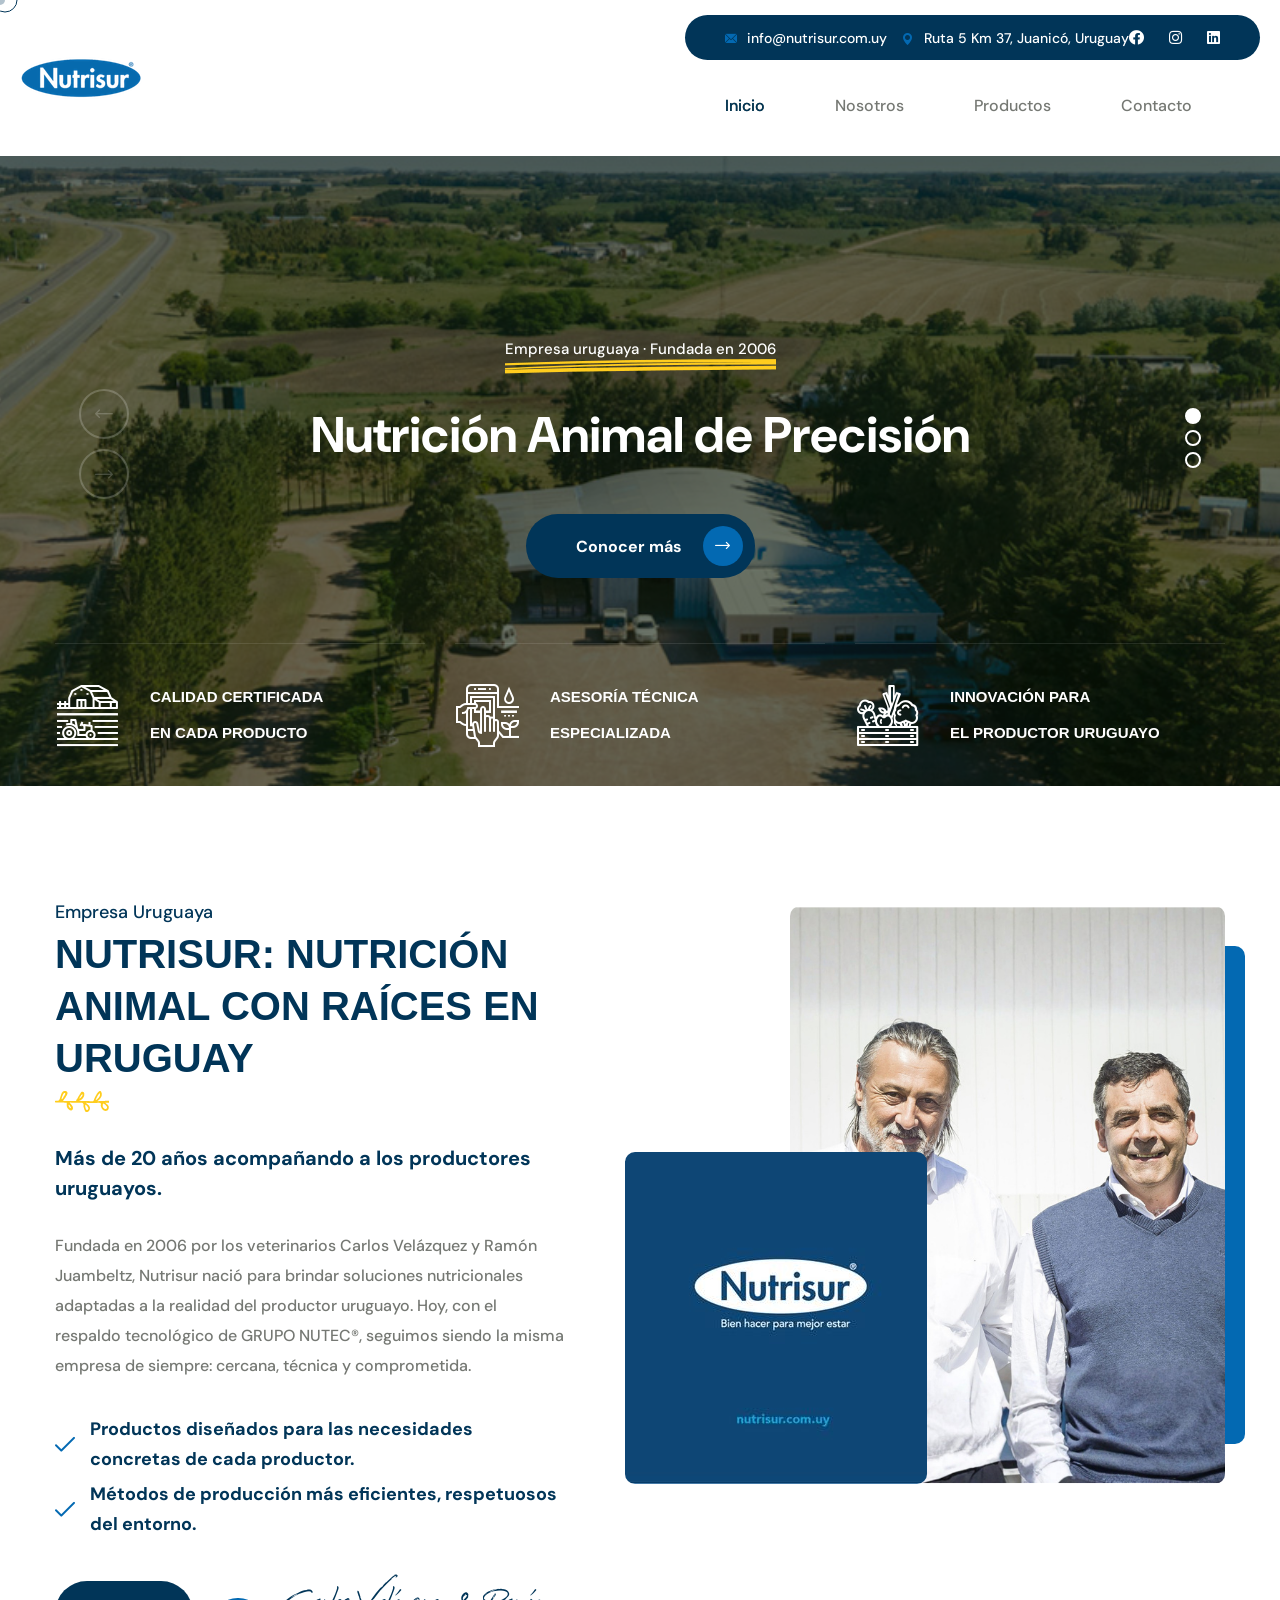
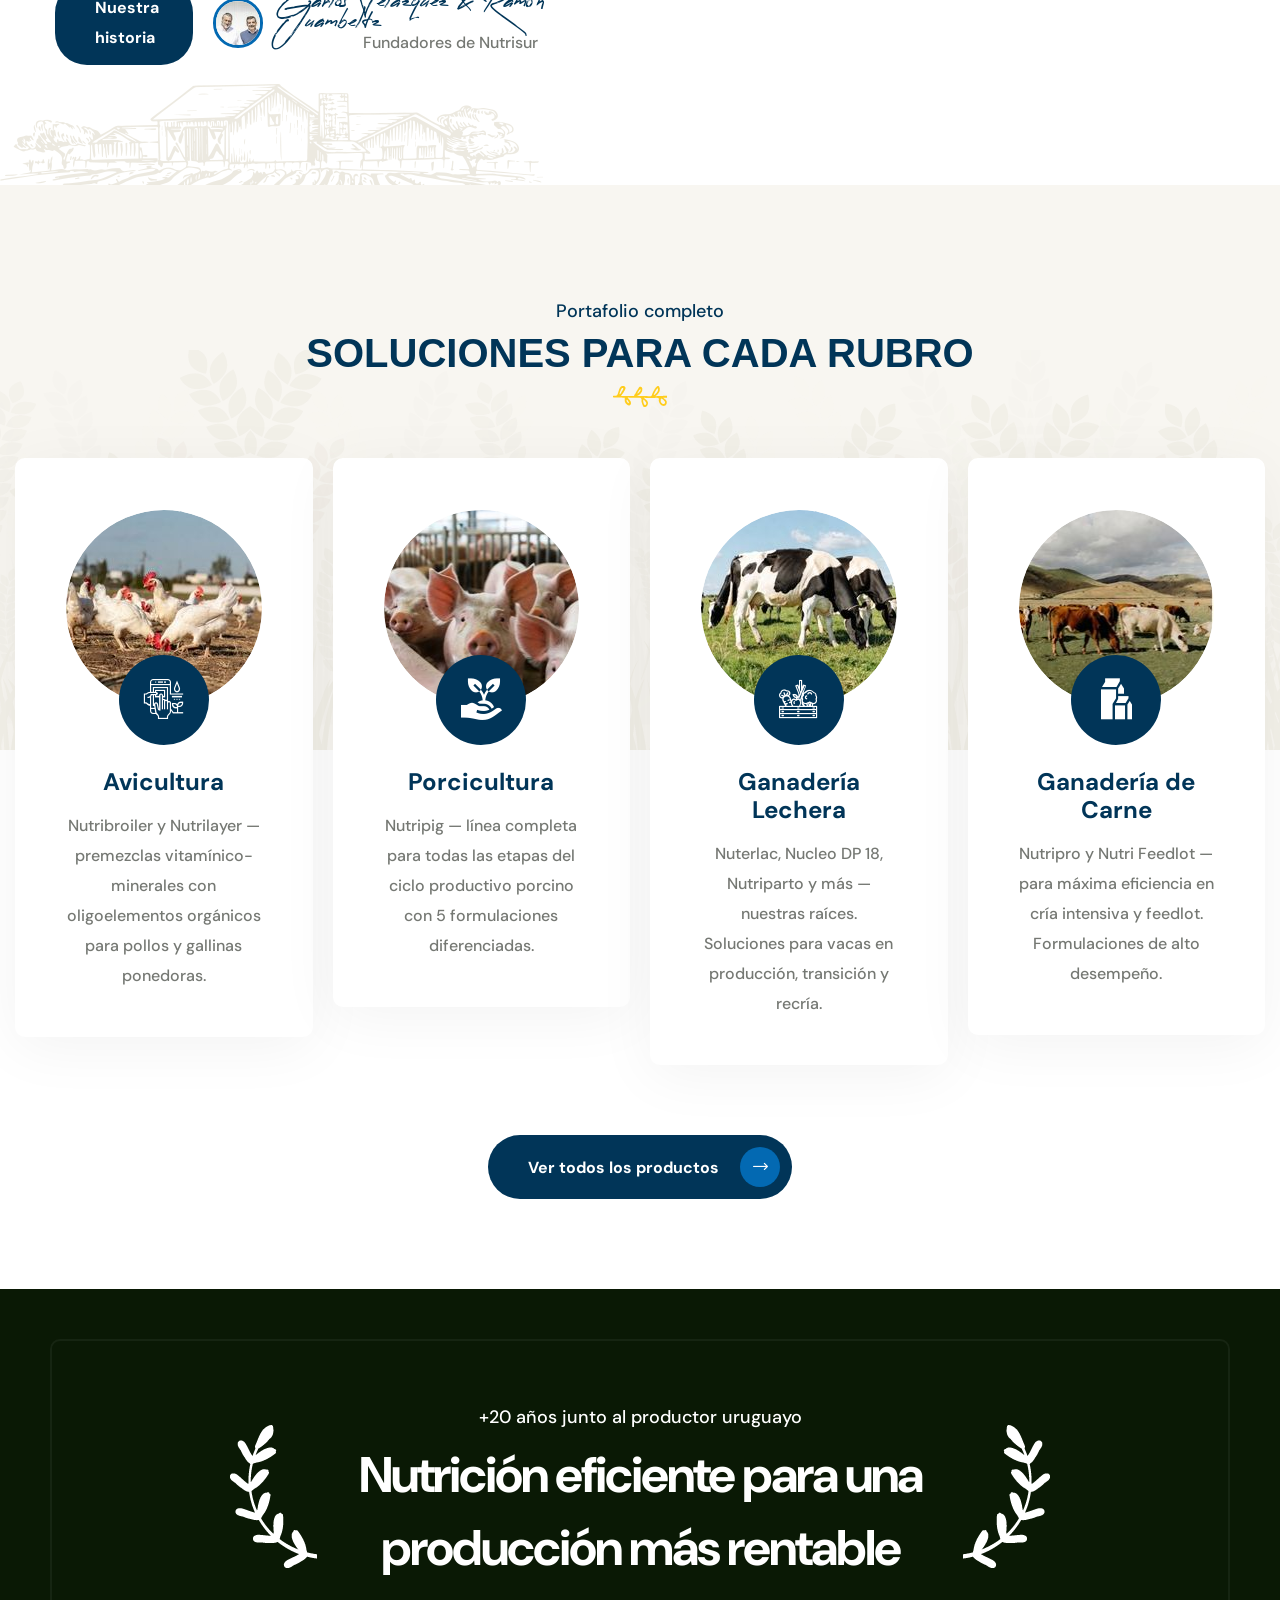
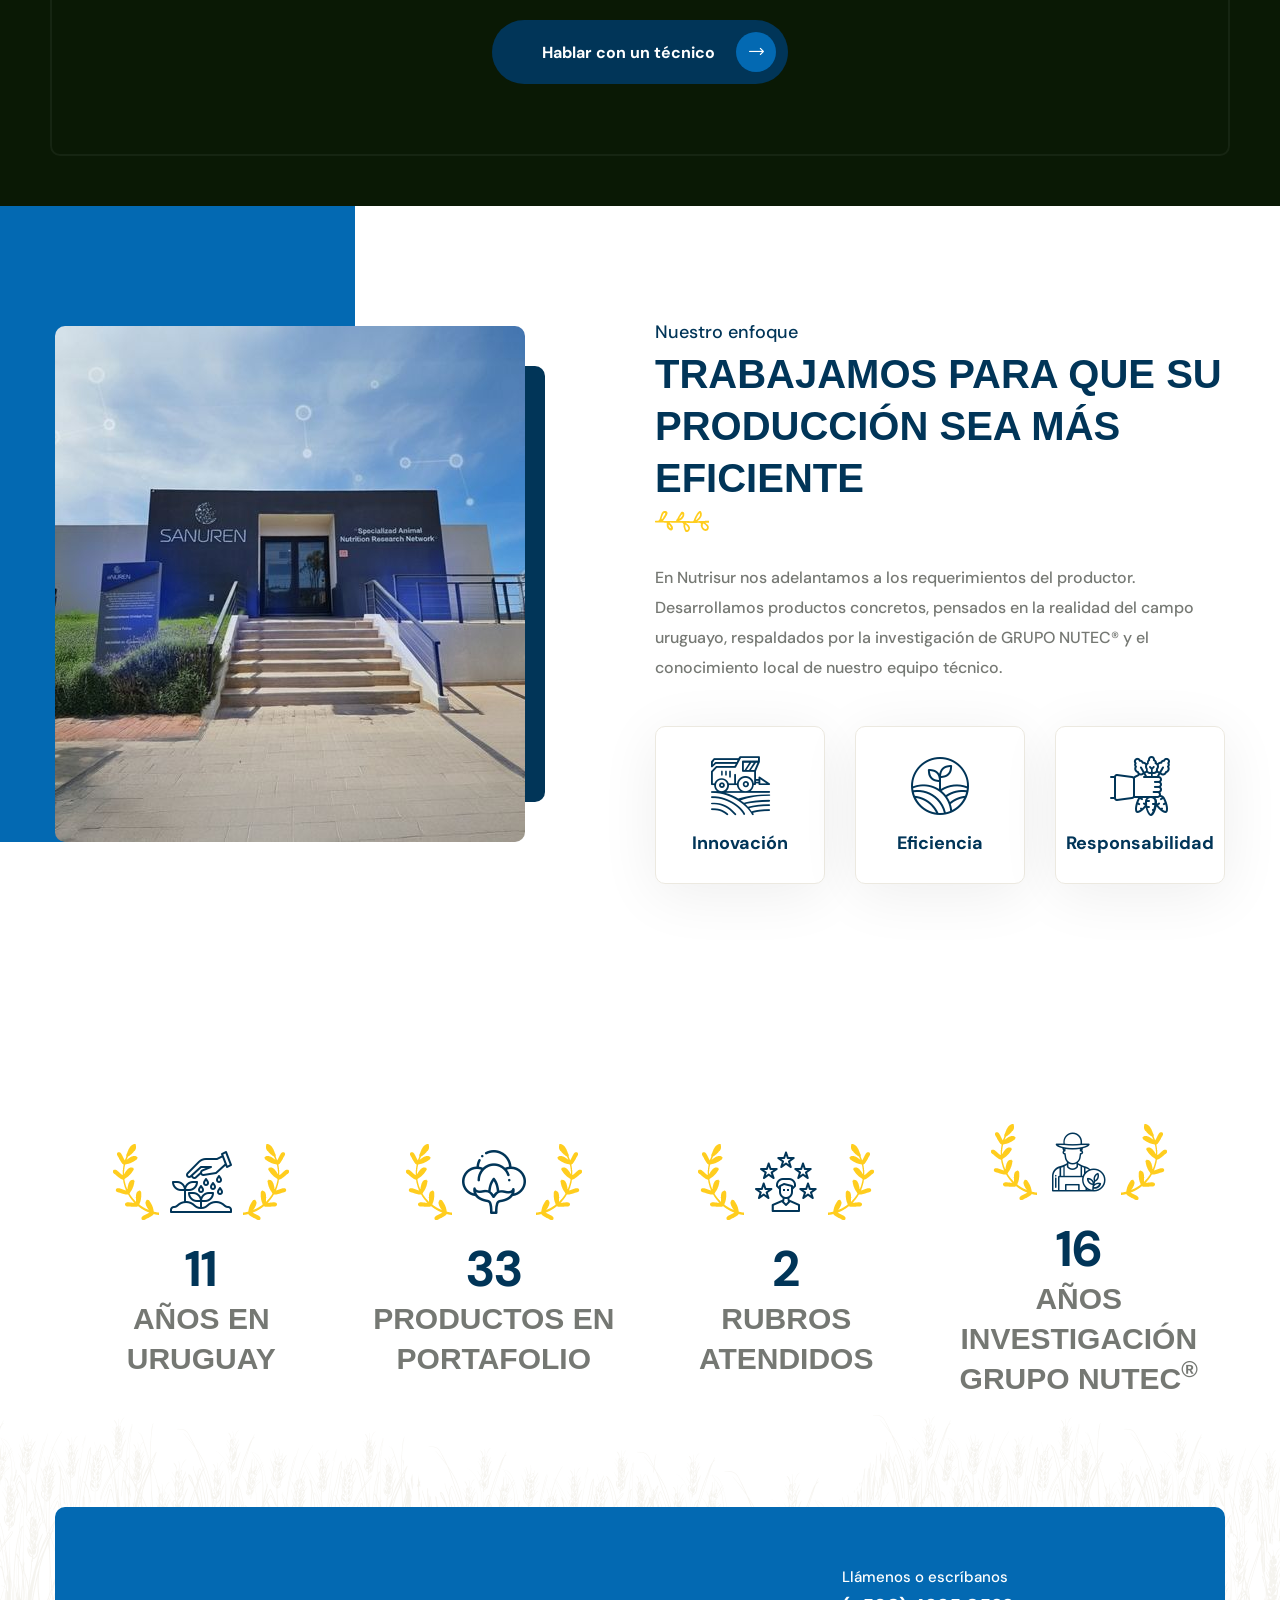
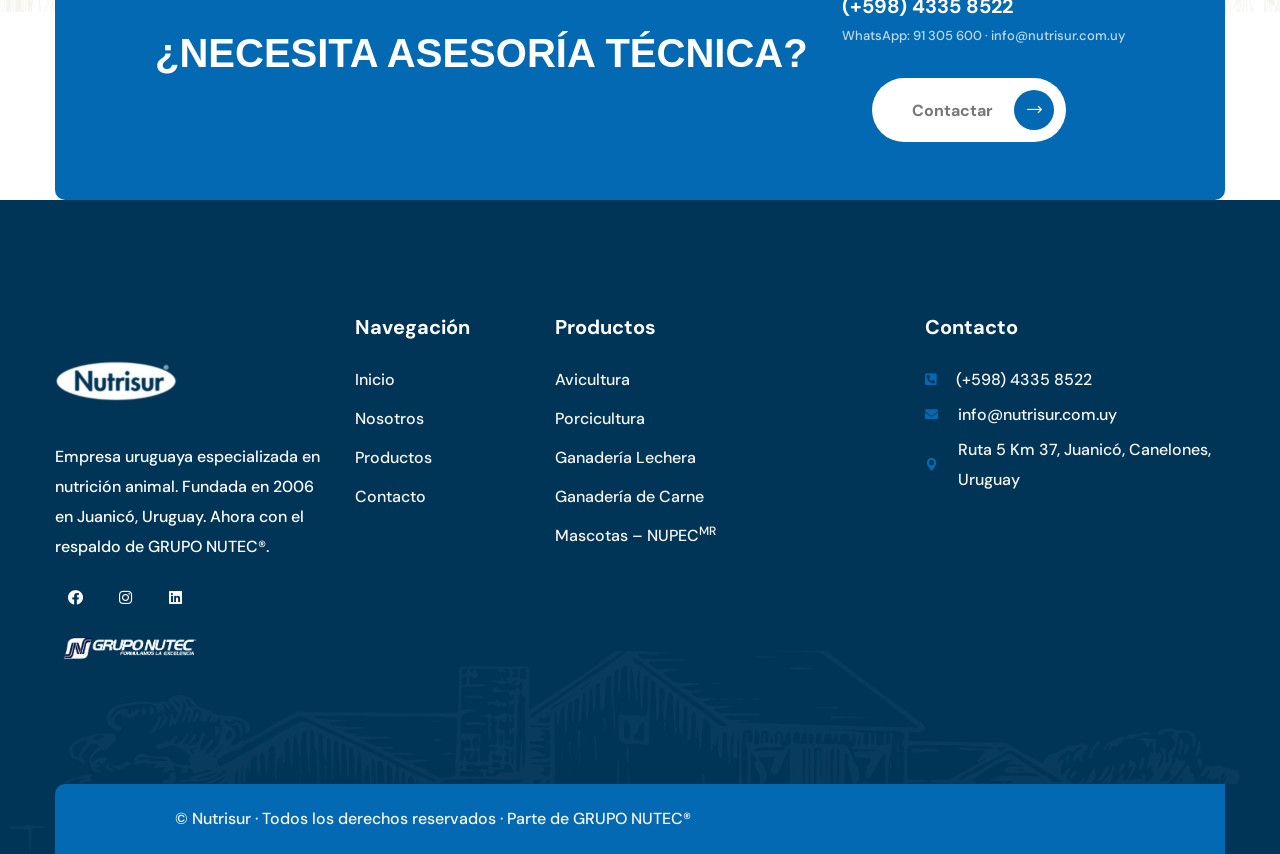
<file: index.html>
<!DOCTYPE html>
<html lang="en">

<head>
    <meta charset="UTF-8" />
    <meta name="viewport" content="width=device-width, initial-scale=1.0" />
    <title> Nutrisur</title>
    <!-- favicons Icons -->
    <link rel="apple-touch-icon" sizes="180x180" href="assets/images/favicons/apple-touch-icon.png" />
    <link rel="icon" type="image/png" sizes="32x32" href="assets/images/favicons/favicon-32x32.png" />
    <link rel="icon" type="image/png" sizes="16x16" href="assets/images/favicons/favicon-16x16.png" />
    <link rel="manifest" href="assets/images/favicons/site.webmanifest" />
    <meta name="description" content="Agrion HTML 5 Template " />

    <!-- fonts -->
    <link rel="preconnect" href="https://fonts.googleapis.com">

    <link rel="preconnect" href="https://fonts.gstatic.com" crossorigin>

    <link
        href="https://fonts.googleapis.com/css2?family=DM+Sans:ital,wght@0,400;0,500;0,700;1,400;1,500;1,700&display=swap"
        rel="stylesheet">
    <link href="https://fonts.googleapis.com/css2?family=Amatic+SC:wght@400;700&display=swap" rel="stylesheet">

    <link rel="stylesheet" href="assets/vendors/bootstrap/css/bootstrap.min.css" />
    <link rel="stylesheet" href="assets/vendors/animate/animate.min.css" />
    <link rel="stylesheet" href="assets/vendors/animate/custom-animate.css" />
    <link rel="stylesheet" href="assets/vendors/fontawesome/css/all.min.css" />
    <link rel="stylesheet" href="assets/vendors/jarallax/jarallax.css" />
    <link rel="stylesheet" href="assets/vendors/jquery-magnific-popup/jquery.magnific-popup.css" />
    <link rel="stylesheet" href="assets/vendors/nouislider/nouislider.min.css" />
    <link rel="stylesheet" href="assets/vendors/nouislider/nouislider.pips.css" />
    <link rel="stylesheet" href="assets/vendors/odometer/odometer.min.css" />
    <link rel="stylesheet" href="assets/vendors/swiper/swiper.min.css" />
    <link rel="stylesheet" href="assets/vendors/agrion-icons/style.css">
    <link rel="stylesheet" href="assets/vendors/tiny-slider/tiny-slider.min.css" />
    <link rel="stylesheet" href="assets/vendors/reey-font/stylesheet.css" />
    <link rel="stylesheet" href="assets/vendors/owl-carousel/owl.carousel.min.css" />
    <link rel="stylesheet" href="assets/vendors/owl-carousel/owl.theme.default.min.css" />
    <link rel="stylesheet" href="assets/vendors/bxslider/jquery.bxslider.css" />
    <link rel="stylesheet" href="assets/vendors/bootstrap-select/css/bootstrap-select.min.css" />
    <link rel="stylesheet" href="assets/vendors/vegas/vegas.min.css" />
    <link rel="stylesheet" href="assets/vendors/jquery-ui/jquery-ui.css" />
    <link rel="stylesheet" href="assets/vendors/timepicker/timePicker.css" />

    <!-- template styles -->
    <link rel="stylesheet" href="assets/css/agrion.css" />
    <link rel="stylesheet" href="assets/css/agrion-responsive.css" />
</head>

<body class="custom-cursor">

    <div class="custom-cursor__cursor"></div>
    <div class="custom-cursor__cursor-two"></div>





    <div class="preloader">
        <div class="preloader__image"></div>
    </div>
    <!-- /.preloader -->


    <div class="page-wrapper">
        <header class="main-header">
            <div class="main-header__wrapper">
                <div class="main-header__wrapper-inner">

                    <div class="main-header__logo">
                        <a href="index.html">
                            <img src="assets/images/resources/logo-1.png">
                        </a>
                    </div>

                    <div class="main-header__menu-box">
                        <div class="main-header__menu-box-top">
                            <ul class="list-unstyled main-header__contact-list">
                                <li>
                                    <div class="icon"><i class="icon-email"></i></div>
                                    <div class="text">
                                        <p><a href="mailto:info@nutrisur.com.uy">info@nutrisur.com.uy</a></p>
                                    </div>
                                </li>
                                <li>
                                    <div class="icon"><i class="icon-pin"></i></div>
                                    <div class="text">
                                        <p>Ruta 5 Km 37, Juanicó, Uruguay</p>
                                    </div>
                                </li>
                            </ul>
                            <div class="main-header__social">
                                <a href="#"><i class="fab fa-facebook"></i></a>
                                <a href="#"><i class="fab fa-instagram"></i></a>
                                <a href="https://www.linkedin.com/company/gruponutec" target="_blank"><i
                                        class="fab fa-linkedin"></i></a>
                            </div>
                        </div>

                        <div class="main-header__menu-box-bottom">
                            <nav class="main-menu">
                                <div class="main-menu__wrapper">
                                    <div class="main-menu__wrapper-inner">
                                        <div class="main-menu__left">
                                            <div class="main-menu__main-menu-box">
                                                <a href="#" class="mobile-nav__toggler"><i class="fa fa-bars"></i></a>
                                                <ul class="main-menu__list">
                                                    <li class="current"><a href="index.html">Inicio</a></li>
                                                    <li><a href="nosotros.html">Nosotros</a></li>
                                                    <li class="dropdown">
                                                        <a href="productos.html">Productos</a>
                                                        <ul class="shadow-box">
                                                            <li><a href="productos.html#aves">Avicultura</a></li>
                                                            <li><a href="productos.html#porcinos">Porcicultura</a></li>
                                                            <li><a href="productos.html#bovinos">Ganadería Lechera</a>
                                                            </li>
                                                            <li><a href="productos.html#carne">Ganadería de Carne</a>
                                                            </li>
                                                            <li><a href="productos.html#mascotas">Mascotas –
                                                                    NUPEC<sup>MR</sup></a>
                                                            </li>
                                                        </ul>
                                                    </li>
                                                    <li><a href="contacto.html">Contacto</a></li>
                                                </ul>
                                            </div>
                                        </div>
                                        <div class="main-menu__right">
                                            <div class="main-menu__search-cart-btn-box">
                                                <div class="main-menu__btn-box">
                                                    <a href="contacto.html" class="thm-btn main-menu__btn">Consultar <i
                                                            class="icon-right-arrow"></i></a>
                                                </div>
                                            </div>
                                        </div>
                                    </div>
                                </div>
                            </nav>
                        </div>
                    </div>

                    <div class="main-header__phone-contact-box">
                        <div class="main-header__phone-number">
                            <a href="tel:+59843358522">(+598) 4335 8522</a>
                        </div>
                        <div class="main-header__call-box">
                            <div class="main-header__call-inner">
                                <div class="main-header__call-icon">
                                    <span class="fas fa-phone"></span>
                                </div>
                            </div>
                        </div>
                    </div>

                </div>
            </div>
        </header>

        <div class="stricky-header stricked-menu main-menu">
            <div class="stricky-header__logo">
                <a href="index.html">
                    <img src="assets/images/resources/logo-1.png" alt="Logo">
                </a>
            </div>
            <div class="sticky-header__content"></div><!-- /.sticky-header__content -->
        </div><!-- /.stricky-header -->

        <!--Main Slider Start-->
        <section class="main-slider clearfix">
            <div class="swiper-container thm-swiper__slider" data-swiper-options='{
                "slidesPerView": 1, "loop": true, "effect": "fade",
                "pagination": {"el": "#main-slider-pagination", "type": "bullets", "clickable": true},
                "navigation": {"nextEl": "#main-slider__swiper-button-next", "prevEl": "#main-slider__swiper-button-prev"},
                "autoplay": {"delay": 5000}}'>
                <div class="swiper-wrapper">

                    <div class="swiper-slide">
                        <div class="image-layer"
                            style="background-image: url(assets/images/backgrounds/Nutrisur-Slide.jpg);"></div>
                        <div class="container">
                            <div class="row">
                                <div class="col-xl-12">
                                    <div class="main-slider__content">
                                        <p class="main-slider__sub-title">Empresa uruguaya · Fundada en 2006</p>
                                        <h2 class="main-slider__title">Nutrición Animal de Precisión</h2>
                                        <div class="main-slider__btn-box">
                                            <a href="nosotros.html" class="thm-btn main-slider__btn">Conocer más <i
                                                    class="icon-right-arrow"></i></a>
                                        </div>
                                    </div>
                                </div>
                            </div>
                        </div>
                    </div>

                    <div class="swiper-slide">
                        <div class="image-layer"
                            style="background-image: url(assets/images/backgrounds/main-slider-1-2.jpg);"></div>
                        <div class="container">
                            <div class="row">
                                <div class="col-xl-12">
                                    <div class="main-slider__content">
                                        <p class="main-slider__sub-title">Soluciones para cada rubro productivo</p>
                                        <h2 class="main-slider__title">Innovación para el Productor</h2>
                                        <div class="main-slider__btn-box">
                                            <a href="productos.html" class="thm-btn main-slider__btn">Ver productos <i
                                                    class="icon-right-arrow"></i></a>
                                        </div>
                                    </div>
                                </div>
                            </div>
                        </div>
                    </div>

                    <div class="swiper-slide">
                        <div class="image-layer"
                            style="background-image: url(assets/images/backgrounds/planta-euronutec-768x432.jpg);">
                        </div>
                        <div class="container">
                            <div class="row">
                                <div class="col-xl-12">
                                    <div class="main-slider__content">
                                        <p class="main-slider__sub-title">Ahora con el respaldo de GRUPO NUTEC®</p>
                                        <h2 class="main-slider__title">Tecnología global, raíces uruguayas</h2>
                                        <div class="main-slider__btn-box">
                                            <a href="nosotros.html" class="thm-btn main-slider__btn">Nuestra historia <i
                                                    class="icon-right-arrow"></i></a>
                                        </div>
                                    </div>
                                </div>
                            </div>
                        </div>
                    </div>

                </div>
                <div class="swiper-pagination" id="main-slider-pagination"></div>
                <div class="main-slider__nav">
                    <div class="swiper-button-prev" id="main-slider__swiper-button-next"><i
                            class="icon-right-arrow"></i></div>
                    <div class="swiper-button-next" id="main-slider__swiper-button-prev"><i
                            class="icon-right-arrow"></i></div>
                </div>
            </div>
        </section>
        <!--Main Slider End-->

        <!--Feature One Start-->
        <section class="feature-one">
            <div class="container">
                <div class="row">
                    <div class="col-xl-4 col-lg-4 col-md-4">
                        <div class="feature-one__single">
                            <div class="feature-one__icon"><span class="icon-farm"></span></div>
                            <div class="feature-one__content">
                                <h3 class="feature-one__title">Calidad certificada<br>en cada producto</h3>
                            </div>
                        </div>
                    </div>
                    <div class="col-xl-4 col-lg-4 col-md-4">
                        <div class="feature-one__single">
                            <div class="feature-one__icon"><span class="icon-agriculture"></span></div>
                            <div class="feature-one__content">
                                <h3 class="feature-one__title">Asesoría técnica<br>especializada</h3>
                            </div>
                        </div>
                    </div>
                    <div class="col-xl-4 col-lg-4 col-md-4">
                        <div class="feature-one__single">
                            <div class="feature-one__icon"><span class="icon-harvest"></span></div>
                            <div class="feature-one__content">
                                <h3 class="feature-one__title">Innovación para<br>el productor uruguayo</h3>
                            </div>
                        </div>
                    </div>
                </div>
            </div>
        </section>
        <!--Feature One End-->

        <!--About One Start-->
        <section class="about-one">
            <div class="about-one-shape-1 float-bob-x">
                <img src="assets/images/shapes/about-one-shape-1.png" alt="">
            </div>
            <div class="container">
                <div class="row">
                    <div class="col-xl-6">
                        <div class="about-one__left">
                            <div class="section-title text-left">
                                <span class="section-title__tagline">Empresa Uruguaya</span>
                                <h2 class="section-title__title">Nutrisur: Nutrición Animal con raíces en Uruguay</h2>
                                <div class="section-title__icon">
                                    <img src="assets/images/icon/section-title-icon-1.png" alt="">
                                </div>
                            </div>
                            <p class="about-one__text-1">Más de 20 años acompañando a los productores uruguayos.</p>
                            <p class="about-one__text-2">
                                Fundada en 2006 por los veterinarios Carlos Velázquez y Ramón Juambeltz, Nutrisur nació
                                para brindar soluciones nutricionales adaptadas a la realidad del productor uruguayo.
                                Hoy, con el respaldo tecnológico de GRUPO NUTEC®, seguimos siendo la misma empresa de
                                siempre: cercana, técnica y comprometida.
                            </p>
                            <ul class="list-unstyled about-one__points">
                                <li>
                                    <div class="icon"><span class="icon-tick"></span></div>
                                    <div class="text">
                                        <p>Productos diseñados para las necesidades concretas de cada productor.</p>
                                    </div>
                                </li>
                                <li>
                                    <div class="icon"><span class="icon-tick"></span></div>
                                    <div class="text">
                                        <p>Métodos de producción más eficientes, respetuosos del entorno.</p>
                                    </div>
                                </li>
                            </ul>
                            <div class="about-one__btn-and-ceo">
                                <div class="about-one__btn-box">
                                    <a href="nosotros.html" class="thm-btn about-one__btn">Nuestra historia </a>
                                </div>
                                <div class="about-one__ceo">
                                    <div class="about-one__ceo-img">
                                        <img src="assets/images/resources/about-one-ceo-img.jpg"
                                            alt="Fundadores Nutrisur">
                                    </div>
                                    <div class="about-one__ceo-content">
                                        <h4 class="about-one__ceo-name">Carlos Velázquez & Ramón Juambeltz</h4>
                                        <p class="about-one__ceo-title">Fundadores de Nutrisur</p>
                                    </div>
                                </div>
                            </div>
                        </div>
                    </div>
                    <div class="col-xl-6">
                        <div class="about-one__right">
                            <div class="about-one__img-box wow slideInRight" data-wow-delay="100ms"
                                data-wow-duration="2500ms">
                                <div class="about-one__img-one">
                                    <img src="assets/images/resources/about-one-img-1.png" alt="Campo ganadero Uruguay">
                                </div>
                                <div class="about-one__img-two">
                                    <img src="assets/images/resources/about-one-img-2.jpg"
                                        alt="Nutrición animal Nutrisur">
                                </div>
                            </div>
                        </div>
                    </div>
                </div>
            </div>
        </section>
        <!--About One End-->

        <!--Services One Start-->
        <section class="services-one">
            <div class="services-one__bg" style="background-image: url(assets/images/shapes/services-one-shape-1.png);">
            </div>
            <div class="container">
                <div class="section-title text-center">
                    <span class="section-title__tagline">Portafolio completo</span>
                    <h2 class="section-title__title">Soluciones para cada rubro</h2>
                    <div class="section-title__icon">
                        <img src="assets/images/icon/section-title-icon-1.png" alt="">
                    </div>
                </div>
                <div class="row">
                    <div class="col-xl-3 col-lg-6 col-md-6 wow fadeInLeft" data-wow-delay="100ms">
                        <div class="services-one__single">
                            <div class="services-one__img-box">
                                <div class="services-one__img">
                                    <img src="assets/images/services/services-one-1.jpg" alt="Avicultura Nutrisur">
                                </div>
                                <div class="services-one__icon"><span class="icon-agriculture"></span></div>
                            </div>
                            <div class="services-one__content">
                                <h3 class="services-one__title"><a href="productos.html#aves">Avicultura</a></h3>
                                <p class="services-one__text">Nutribroiler y Nutrilayer — premezclas vitamínico-minerales
                                    con oligoelementos orgánicos para pollos y gallinas ponedoras.</p>
                            </div>
                        </div>
                    </div>
                    <div class="col-xl-3 col-lg-6 col-md-6 wow fadeInLeft" data-wow-delay="200ms">
                        <div class="services-one__single">
                            <div class="services-one__img-box">
                                <div class="services-one__img">
                                    <img src="assets/images/services/services-one-2.jpg" alt="Porcicultura Nutrisur">
                                </div>
                                <div class="services-one__icon"><span class="icon-organic-food"></span></div>
                            </div>
                            <div class="services-one__content">
                                <h3 class="services-one__title"><a href="productos.html#porcinos">Porcicultura</a></h3>
                                <p class="services-one__text">Nutripig — línea completa para todas las etapas del ciclo
                                    productivo porcino con 5 formulaciones diferenciadas.</p>
                            </div>
                        </div>
                    </div>
                    <div class="col-xl-3 col-lg-6 col-md-6 wow fadeInLeft" data-wow-delay="300ms">
                        <div class="services-one__single">
                            <div class="services-one__img-box">
                                <div class="services-one__img">
                                    <img src="assets/images/services/services-one-3.jpg"
                                        alt="Ganadería lechera Nutrisur">
                                </div>
                                <div class="services-one__icon"><span class="icon-harvest"></span></div>
                            </div>
                            <div class="services-one__content">
                                <h3 class="services-one__title"><a href="productos.html#bovinos">Ganadería Lechera</a>
                                </h3>
                                <p class="services-one__text">Nuterlac, Nucleo DP 18, Nutriparto y más — nuestras
                                    raíces. Soluciones para vacas en producción, transición y recría.</p>
                            </div>
                        </div>
                    </div>
                    <div class="col-xl-3 col-lg-6 col-md-6 wow fadeInLeft" data-wow-delay="400ms">
                        <div class="services-one__single">
                            <div class="services-one__img-box">
                                <div class="services-one__img">
                                    <img src="assets/images/services/services-one-4.jpg"
                                        alt="Ganadería de carne Nutrisur">
                                </div>
                                <div class="services-one__icon"><span class="icon-dairy"></span></div>
                            </div>
                            <div class="services-one__content">
                                <h3 class="services-one__title"><a href="productos.html#carne">Ganadería de Carne</a>
                                </h3>
                                <p class="services-one__text">Nutripro y Nutri Feedlot — para máxima eficiencia en cría
                                    intensiva y feedlot. Formulaciones de alto desempeño.</p>
                            </div>
                        </div>
                    </div>
                </div>
                <div class="text-center" style="margin-top:40px;">
                    <a href="productos.html" class="thm-btn">Ver todos los productos <i
                            class="icon-right-arrow"></i></a>
                </div>
            </div>
        </section>
        <!--Services One End-->

        <!--Brand One Start-->
        <!-- <section class="brand-one">
            <div class="brand-one__inner">
                <div class="container">
                    <div class="row">
                        <div class="col-xl-12">
                            <div class="brand-one__carousel thm-owl__carousel owl-theme owl-carousel" data-owl-options='{
                                "margin": 0,
                                "smartSpeed": 700,
                                "loop":true,
                                "autoplay": 6000,
                                "nav":false,
                                "dots":false,
                                "navText": ["<span class=\"fa fa-angle-left\"></span>","<span class=\"fa fa-angle-right\"></span>"],
                                "responsive":{
                                    "0":{
                                        "items":1
                                    },
                                    "600":{
                                        "items":2
                                    },
                                    "800":{
                                        "items":3
                                    },
                                    "1024":{
                                        "items": 4
                                    },
                                    "1200":{
                                        "items": 5
                                    }
                                }
                            }'>
                                
                                <div class="brand-one__single">
                                    <div class="brand-one__img">
                                        <img src="assets/images/brand/brand-1-1.png" alt="">
                                    </div>
                                </div>
                                
                                <div class="brand-one__single">
                                    <div class="brand-one__img">
                                        <img src="assets/images/brand/brand-1-2.png" alt="">
                                    </div>
                                </div>
                                
                                <div class="brand-one__single">
                                    <div class="brand-one__img">
                                        <img src="assets/images/brand/brand-1-3.png" alt="">
                                    </div>
                                </div>
                                
                                <div class="brand-one__single">
                                    <div class="brand-one__img">
                                        <img src="assets/images/brand/brand-1-4.png" alt="">
                                    </div>
                                </div>
                                
                                <div class="brand-one__single">
                                    <div class="brand-one__img">
                                        <img src="assets/images/brand/brand-1-5.png" alt="">
                                    </div>
                                </div>
                            </div>
                        </div>
                    </div>
                </div>
            </div>
        </section> -->
        <!--Brand One End-->

        <!--Unbeatable One Start-->
        <section class="unbeatable-one">
            <div class="unbeatable-one__bg jarallax" data-jarallax data-speed="0.2"
                style="background-image: url(assets/images/backgrounds/unbeatable-one-bg.jpg);"></div>
            <div class="container">
                <div class="unbeatable-one__inner text-center">
                    <div class="unbeatable-one__content">
                        <div class="unbeatable-one__shape-one wow slideInLeft" data-wow-delay="100ms"
                            data-wow-duration="2500ms">
                            <img src="assets/images/shapes/unbeatable-shape-1.png" alt="" class="float-bob-y">
                        </div>
                        <div class="unbeatable-one__shape-two wow slideInRight" data-wow-delay="100ms"
                            data-wow-duration="2500ms">
                            <img src="assets/images/shapes/unbeatable-shape-2.png" alt="" class="float-bob-y">
                        </div>
                        <p class="unbeatable-one__tagline">+20 años junto al productor uruguayo</p>
                        <h3 class="unbeatable-one__title">Nutrición eficiente para una<br>producción más rentable</h3>
                        <div class="unbeatable-one__btn-box">
                            <a href="contacto.html" class="thm-btn unbeatable-one__btn">Hablar con un técnico <i
                                    class="icon-right-arrow"></i></a>
                        </div>
                    </div>
                </div>
            </div>
        </section>
        <!--Unbeatable One End-->

        <!--Healthey Food One Start-->
        <section class="healthy-food-one">
            <div class="healthy-food-one__bg float-bob-x"
                style="background-image: url(assets/images/shapes/healthy-food-one-shape-1.png);"></div>
            <div class="container">
                <div class="row">
                    <div class="col-xl-6">
                        <div class="healthy-food-one__left">
                            <div class="healthy-food-one__img">
                                <img src="assets/images/resources/healthy-food-one-1.jpg"
                                    alt="Equipo Nutrisur en campo">
                            </div>
                        </div>
                    </div>
                    <div class="col-xl-6">
                        <div class="healthy-food-one__right">
                            <div class="section-title text-left">
                                <span class="section-title__tagline">Nuestro enfoque</span>
                                <h2 class="section-title__title">Trabajamos para que su producción sea más eficiente
                                </h2>
                                <div class="section-title__icon">
                                    <img src="assets/images/icon/section-title-icon-1.png" alt="">
                                </div>
                            </div>
                            <p class="healthy-food-one__text">
                                En Nutrisur nos adelantamos a los requerimientos del productor. Desarrollamos productos
                                concretos, pensados en la realidad del campo uruguayo, respaldados por la investigación
                                de GRUPO NUTEC® y el conocimiento local de nuestro equipo técnico.
                            </p>
                            <ul class="list-unstyled healthy-food-one__list">
                                <li class="healthy-food-one__single">
                                    <div class="healthy-food-one__content">
                                        <div class="healthy-food-one__icon"><span class="icon-harvester"></span></div>
                                        <p class="healthy-food-one__title">Innovación</p>
                                    </div>
                                </li>
                                <li class="healthy-food-one__single">
                                    <div class="healthy-food-one__content">
                                        <div class="healthy-food-one__icon"><span class="icon-agriculture-1"></span>
                                        </div>
                                        <p class="healthy-food-one__title">Eficiencia</p>
                                    </div>
                                </li>
                                <li class="healthy-food-one__single">
                                    <div class="healthy-food-one__content">
                                        <div class="healthy-food-one__icon"><span class="icon-harvest-1"></span></div>
                                        <p class="healthy-food-one__title">Responsabilidad</p>
                                    </div>
                                </li>
                            </ul>
                        </div>
                    </div>
                </div>
            </div>
        </section>
        <!--Healthey Food One End-->

        <!--Testimonial One Start-->
        <!-- <section class="testimonial-one">
            <div class="testimonial-one-bg"
                style="background-image: url(assets/images/backgrounds/testimonial-one-bg.png);"></div>
            <div class="container">
                <div class="row">
                    <div class="col-xl-12">
                        <div class="testimonial-one__top">
                            <div class="section-title text-center">
                                <span class="section-title__tagline">Our Testimonials</span>
                                <h2 class="section-title__title">What They’re taking about</h2>
                                <div class="section-title__icon">
                                    <img src="assets/images/icon/section-title-icon-1.png" alt="">
                                </div>
                            </div>
                        </div>
                        <div class="testimonial-one__bottom">
                            <div class="testimonial-one__carousel owl-carousel owl-theme thm-owl__carousel"
                                data-owl-options='{
                                "loop": true,
                                "autoplay": true,
                                "margin": 30,
                                "nav": false,
                                "dots": false,
                                "smartSpeed": 500,
                                "autoplayTimeout": 10000,
                                "navText": ["<span class=\"icon-left-arrow\"></span>","<span class=\"icon-right-arrow1\"></span>"],
                                "responsive": {
                                    "0": {
                                        "items": 1
                                    },
                                    "768": {
                                        "items": 2
                                    },
                                    "992": {
                                        "items": 2
                                    },
                                    "1200": {
                                        "items": 3
                                    }
                                }
                            }'>
                                
                                <div class="item">
                                    <div class="testimonial-one__single">
                                        <div class="testimonial-one__content">
                                            <p class="testimonial-one__text">Lorem ipsum is simply free text dolor sit
                                                amet, consect notted adipisicing elit sed do eiusmod tempor incididunt
                                                ut labore et dolore magna aliqua.</p>
                                            <div class="testimonial-one__client-info">
                                                <div class="testimonial-one__client-img">
                                                    <img src="assets/images/testimonial/testimonial-1-1.jpg" alt="">
                                                    <div class="testimonial-one__quote">
                                                        <span class="icon-quote"></span>
                                                    </div>
                                                </div>
                                            </div>
                                        </div>
                                        <div class="testimonial-one__client-details-box">
                                            <div class="testimonial-one__client-details">
                                                <h4 class="testimonial-one__client-name">Sarah Albert</h4>
                                                <p class="testimonial-one__client-sub-title">Customer</p>
                                            </div>
                                        </div>
                                    </div>
                                </div>
                                
                                
                                <div class="item">
                                    <div class="testimonial-one__single">
                                        <div class="testimonial-one__content">
                                            <p class="testimonial-one__text">Lorem ipsum is simply free text dolor sit
                                                amet, consect notted adipisicing elit sed do eiusmod tempor incididunt
                                                ut labore et dolore magna aliqua.</p>
                                            <div class="testimonial-one__client-info">
                                                <div class="testimonial-one__client-img">
                                                    <img src="assets/images/testimonial/testimonial-1-2.jpg" alt="">
                                                    <div class="testimonial-one__quote">
                                                        <span class="icon-quote"></span>
                                                    </div>
                                                </div>
                                            </div>
                                        </div>
                                        <div class="testimonial-one__client-details-box">
                                            <div class="testimonial-one__client-details">
                                                <h4 class="testimonial-one__client-name">Kevin Martin</h4>
                                                <p class="testimonial-one__client-sub-title">Customer</p>
                                            </div>
                                        </div>
                                    </div>
                                </div>
                                
                                
                                <div class="item">
                                    <div class="testimonial-one__single">
                                        <div class="testimonial-one__content">
                                            <p class="testimonial-one__text">Lorem ipsum is simply free text dolor sit
                                                amet, consect notted adipisicing elit sed do eiusmod tempor incididunt
                                                ut labore et dolore magna aliqua.</p>
                                            <div class="testimonial-one__client-info">
                                                <div class="testimonial-one__client-img">
                                                    <img src="assets/images/testimonial/testimonial-1-3.jpg" alt="">
                                                    <div class="testimonial-one__quote">
                                                        <span class="icon-quote"></span>
                                                    </div>
                                                </div>
                                            </div>
                                        </div>
                                        <div class="testimonial-one__client-details-box">
                                            <div class="testimonial-one__client-details">
                                                <h4 class="testimonial-one__client-name">Aleesha Brown</h4>
                                                <p class="testimonial-one__client-sub-title">Customer</p>
                                            </div>
                                        </div>
                                    </div>
                                </div>
                                
                                
                                <div class="item">
                                    <div class="testimonial-one__single">
                                        <div class="testimonial-one__content">
                                            <p class="testimonial-one__text">Lorem ipsum is simply free text dolor sit
                                                amet, consect notted adipisicing elit sed do eiusmod tempor incididunt
                                                ut labore et dolore magna aliqua.</p>
                                            <div class="testimonial-one__client-info">
                                                <div class="testimonial-one__client-img">
                                                    <img src="assets/images/testimonial/testimonial-1-4.jpg" alt="">
                                                    <div class="testimonial-one__quote">
                                                        <span class="icon-quote"></span>
                                                    </div>
                                                </div>
                                            </div>
                                        </div>
                                        <div class="testimonial-one__client-details-box">
                                            <div class="testimonial-one__client-details">
                                                <h4 class="testimonial-one__client-name">Mike Hardson</h4>
                                                <p class="testimonial-one__client-sub-title">Customer</p>
                                            </div>
                                        </div>
                                    </div>
                                </div>
                                
                                
                                <div class="item">
                                    <div class="testimonial-one__single">
                                        <div class="testimonial-one__content">
                                            <p class="testimonial-one__text">Lorem ipsum is simply free text dolor sit
                                                amet, consect notted adipisicing elit sed do eiusmod tempor incididunt
                                                ut labore et dolore magna aliqua.</p>
                                            <div class="testimonial-one__client-info">
                                                <div class="testimonial-one__client-img">
                                                    <img src="assets/images/testimonial/testimonial-1-5.jpg" alt="">
                                                    <div class="testimonial-one__quote">
                                                        <span class="icon-quote"></span>
                                                    </div>
                                                </div>
                                            </div>
                                        </div>
                                        <div class="testimonial-one__client-details-box">
                                            <div class="testimonial-one__client-details">
                                                <h4 class="testimonial-one__client-name">Jolie Michale</h4>
                                                <p class="testimonial-one__client-sub-title">Customer</p>
                                            </div>
                                        </div>
                                    </div>
                                </div>
                                
                                
                                <div class="item">
                                    <div class="testimonial-one__single">
                                        <div class="testimonial-one__content">
                                            <p class="testimonial-one__text">Lorem ipsum is simply free text dolor sit
                                                amet, consect notted adipisicing elit sed do eiusmod tempor incididunt
                                                ut labore et dolore magna aliqua.</p>
                                            <div class="testimonial-one__client-info">
                                                <div class="testimonial-one__client-img">
                                                    <img src="assets/images/testimonial/testimonial-1-6.jpg" alt="">
                                                    <div class="testimonial-one__quote">
                                                        <span class="icon-quote"></span>
                                                    </div>
                                                </div>
                                            </div>
                                        </div>
                                        <div class="testimonial-one__client-details-box">
                                            <div class="testimonial-one__client-details">
                                                <h4 class="testimonial-one__client-name">David Smith</h4>
                                                <p class="testimonial-one__client-sub-title">Customer</p>
                                            </div>
                                        </div>
                                    </div>
                                </div>
                                
                            </div>
                        </div>
                    </div>
                </div>
            </div>
        </section> -->
        <!--Testimonial One End-->

        <!--Counter One Start-->
        <section class="counter-one">
            <div class="counter-one__bg" style="background-image: url(assets/images/shapes/counter-one-shape-3.png);">
            </div>
            <div class="container">
                <div class="row">
                    <div class="col-xl-12">
                        <div class="counter-one__inner">
                            <ul class="list-unstyled counter-one__list">
                                <li class="counter-one__single wow fadeInLeft" data-wow-delay="100ms">
                                    <div class="counter-one__icon">
                                        <span class="icon-seeds"></span>
                                        <div class="counter-one__shape-one"><img
                                                src="assets/images/shapes/counter-one-shape-1.png" alt=""></div>
                                        <div class="counter-one__shape-two"><img
                                                src="assets/images/shapes/counter-one-shape-2.png" alt=""></div>
                                    </div>
                                    <div class="counter-one__content-box count-box">
                                        <h3 class="count-text" data-stop="20" data-speed="1500">00</h3>
                                        <p class="counter-one__text">Años en Uruguay</p>
                                    </div>
                                </li>
                                <li class="counter-one__single wow fadeInLeft" data-wow-delay="200ms">
                                    <div class="counter-one__icon">
                                        <span class="icon-cotton"></span>
                                        <div class="counter-one__shape-one"><img
                                                src="assets/images/shapes/counter-one-shape-1.png" alt=""></div>
                                        <div class="counter-one__shape-two"><img
                                                src="assets/images/shapes/counter-one-shape-2.png" alt=""></div>
                                    </div>
                                    <div class="counter-one__content-box count-box">
                                        <h3 class="count-text" data-stop="60" data-speed="1500">00</h3>
                                        <p class="counter-one__text">Productos en portafolio</p>
                                    </div>
                                </li>
                                <li class="counter-one__single wow fadeInLeft" data-wow-delay="300ms">
                                    <div class="counter-one__icon">
                                        <span class="icon-customer"></span>
                                        <div class="counter-one__shape-one"><img
                                                src="assets/images/shapes/counter-one-shape-1.png" alt=""></div>
                                        <div class="counter-one__shape-two"><img
                                                src="assets/images/shapes/counter-one-shape-2.png" alt=""></div>
                                    </div>
                                    <div class="counter-one__content-box count-box">
                                        <h3 class="count-text" data-stop="4" data-speed="1500">00</h3>
                                        <p class="counter-one__text">Rubros atendidos</p>
                                    </div>
                                </li>
                                <li class="counter-one__single wow fadeInLeft" data-wow-delay="400ms">
                                    <div class="counter-one__icon">
                                        <span class="icon-farmer"></span>
                                        <div class="counter-one__shape-one"><img
                                                src="assets/images/shapes/counter-one-shape-1.png" alt=""></div>
                                        <div class="counter-one__shape-two"><img
                                                src="assets/images/shapes/counter-one-shape-2.png" alt=""></div>
                                    </div>
                                    <div class="counter-one__content-box count-box">
                                        <h3 class="count-text" data-stop="30" data-speed="1500">00</h3>
                                        <p class="counter-one__text">Años investigación GRUPO NUTEC<sup>®</sup></p>
                                    </div>
                                </li>
                            </ul>
                        </div>
                    </div>
                </div>
            </div>
        </section>
        <!--Counter One End-->

        <!--Call One Start-->
        <section class="call-one">
            <div class="container">
                <div class="call-one__inner wow fadeInUp" data-wow-delay="100ms">
                    <div class="call-one__left">
                        <h3 class="call-one__content">¿Necesita asesoría técnica?</h3>
                        <!-- <div class="call-one__icon"><span class="icon-phone-ringing"></span></div> -->
                    </div>
                    <div class="call-one__right">
                        <div class="call-one__contact-info">
                            <p style="color:#fff; font-size:15px; margin:0;">Llámenos o escríbanos</p>
                            <p style="color:#fff; font-weight:700; font-size:20px; margin:4px 0 0;">
                                <a href="tel:+59843358522" style="color:#fff;">(+598) 4335 8522</a>
                            </p>
                            <p style="color:rgba(255,255,255,0.75); font-size:13px; margin:4px 0 0;">
                                WhatsApp: 91 305 600 · info@nutrisur.com.uy
                            </p>
                        </div>
                        <br>
                        <div style="margin-left:30px;">
                            <a href="contacto.html" class="thm-btn"
                                style="background:#fff !important; color:var(--ns-azul) !important;">Contactar <i
                                    class="icon-right-arrow"></i></a>
                        </div>
                    </div>
                </div>
            </div>
        </section>
        <!--Call One End-->

        <!--Project One Start-->
        <!-- <section class="project-one">
            <div class="project-one__bg float-bob-y-2"
                style="background-image: url(assets/images/shapes/project-one-shape-1.png);">
            </div>
            <div class="container">
                <div class="section-title text-center">
                    <span class="section-title__tagline">Our Latest Projects</span>
                    <h2 class="section-title__title">Recently completed Projects</h2>
                    <div class="section-title__icon">
                        <img src="assets/images/icon/section-title-icon-1.png" alt="">
                    </div>
                </div>
                <div class="row">
                    
                    <div class="col-xl-3 col-lg-6 col-md-6 wow fadeInUp" data-wow-delay="100ms">
                        <div class="project-one__single">
                            <div class="project-one__inner">
                                <div class="project-one__img">
                                    <img src="assets/images/project/project-one-1.jpg" alt="">
                                </div>
                                <div class="project-one__arrow">
                                    <a href="project-details.html"><i class="icon-right-arrow"></i></a>
                                </div>
                                <div class="project-one__content">
                                    <span class="project-one__tagline">healthy</span>
                                    <h3 class="project-one__title"><a href="project-details.html">organic
                                            <br> solutions</a></h3>
                                </div>
                            </div>
                        </div>
                    </div>


                    <div class="col-xl-3 col-lg-6 col-md-6 wow fadeInUp" data-wow-delay="200ms">
                        <div class="project-one__single">
                            <div class="project-one__inner">
                                <div class="project-one__img">
                                    <img src="assets/images/project/project-one-2.jpg" alt="">
                                </div>
                                <div class="project-one__arrow">
                                    <a href="project-details.html"><i class="icon-right-arrow"></i></a>
                                </div>
                                <div class="project-one__content">
                                    <span class="project-one__tagline">farming</span>
                                    <h3 class="project-one__title"><a href="project-details.html">Harvest
                                            <br> Innovations</a></h3>
                                </div>
                            </div>
                        </div>
                    </div>
                    
                    
                    <div class="col-xl-3 col-lg-6 col-md-6 wow fadeInUp" data-wow-delay="300ms">
                        <div class="project-one__single">
                            <div class="project-one__inner">
                                <div class="project-one__img">
                                    <img src="assets/images/project/project-one-3.jpg" alt="">
                                </div>
                                <div class="project-one__arrow">
                                    <a href="project-details.html"><i class="icon-right-arrow"></i></a>
                                </div>
                                <div class="project-one__content">
                                    <span class="project-one__tagline">organic</span>
                                    <h3 class="project-one__title"><a href="project-details.html">Agriculture
                                            <br> farming</a></h3>
                                </div>
                            </div>
                        </div>
                    </div>
                    
                    
                    <div class="col-xl-3 col-lg-6 col-md-6 wow fadeInUp" data-wow-delay="400ms">
                        <div class="project-one__single">
                            <div class="project-one__inner">
                                <div class="project-one__img">
                                    <img src="assets/images/project/project-one-4.jpg" alt="">
                                </div>
                                <div class="project-one__arrow">
                                    <a href="project-details.html"><i class="icon-right-arrow"></i></a>
                                </div>
                                <div class="project-one__content">
                                    <span class="project-one__tagline">solution</span>
                                    <h3 class="project-one__title"><a href="project-details.html">the Farming
                                            <br> season</a></h3>
                                </div>
                            </div>
                        </div>
                    </div>                    
                </div>
            </div>
        </section> -->
        <!--Project One End-->

        <!--Contact One Start-->
        <!-- <section class="contact-one">
            <div class="container">
                <div class="row">
                    <div class="col-xl-4 col-lg-5">
                        <div class="contact-one__left">
                            <div class="section-title text-left">
                                <span class="section-title__tagline">Contact Now</span>
                                <h2 class="section-title__title">Get in touch now</h2>
                                <div class="section-title__icon">
                                    <img src="assets/images/icon/section-title-icon-1.png" alt="">
                                </div>
                            </div>
                            <p class="contact-one__text">Lorem ipsum dolor sit amet, adipiscing elit. In hac habitasse
                                platea dictumst. Duis porta, <br> quam ut finibus ultrices.</p>
                            <ul class="list-unstyled contact-one__contact-list">
                                <li>
                                    <div class="icon">
                                        <span class="fas fa-phone-alt"></span>
                                    </div>
                                    <div class="content">
                                        <p>Have Question?</p>
                                        <h4><a href="tel:9288009850">Free +92 (8800)-9850</a></h4>
                                    </div>
                                </li>
                                <li>
                                    <div class="icon">
                                        <span class="fas fa-envelope"></span>
                                    </div>
                                    <div class="content">
                                        <p>Write Email</p>
                                        <h4><a href="mailto:needhelp@company.com">needhelp@company.com</a></h4>
                                    </div>
                                </li>
                                <li>
                                    <div class="icon">
                                        <span class="fas fa-map-marker"></span>
                                    </div>
                                    <div class="content">
                                        <p>Visit Now</p>
                                        <h4>88 Broklyn Golden Street. USA</h4>
                                    </div>
                                </li>
                            </ul>
                        </div>
                    </div>
                    <div class="col-xl-8 col-lg-7">
                        <div class="contact-one__right">
                            <div class="contact-one__bg float-bob-x"
                                style="background-image: url(assets/images/shapes/contact-one-shape-1.png);"></div>
                            <div class="row">
                                <div class="contact-one__form-box">
                                    <form action="assets/inc/sendemail.php"
                                        class="contact-one__form contact-one-validated" novalidate="novalidate">
                                        <div class="row">
                                            <div class="col-xl-6 col-lg-6 col-md-6">
                                                <div class="contact-one__input-box">
                                                    <input type="text" placeholder="Your Name" name="name">
                                                </div>
                                            </div>
                                            <div class="col-xl-6 col-lg-6 col-md-6">
                                                <div class="contact-one__input-box">
                                                    <input type="email" placeholder="Email Address" name="email">
                                                </div>
                                            </div>
                                        </div>
                                        <div class="row">
                                            <div class="col-xl-12">
                                                <div class="contact-one__input-box text-message-box">
                                                    <textarea name="message" placeholder="Write a Message"></textarea>
                                                </div>
                                                <div class="contact-one__btn-box">
                                                    <a href="about.html" class="thm-btn contact-one__btn">Send a Message
                                                        <i class="icon-right-arrow"></i> </a>
                                                </div>
                                            </div>
                                        </div>
                                    </form>
                                </div>
                            </div>
                        </div>
                    </div>
                </div>
            </div>
        </section> -->
        <!--Contact One End-->

        <!--Blog One Start-->
        <!-- <section class="blog-one">
            <div class="container">
                <div class="section-title text-center">
                    <span class="section-title__tagline">From the Blog Post</span>
                    <h2 class="section-title__title">Latest News & Articles</h2>
                    <div class="section-title__icon">
                        <img src="assets/images/icon/section-title-icon-1.png" alt="">
                    </div>
                </div>
                <div class="row">
                    
                    <div class="col-xl-4 col-lg-4 wow fadeInUp" data-wow-delay="100ms">
                        <div class="blog-one__single">
                            <div class="blog-one__img">
                                <img src="assets/images/blog/blog-one-1.jpg" alt="">
                                <div class="blog-one__date">
                                    <span>28</span>
                                    <p>Aug</p>
                                </div>
                            </div>
                            <div class="blog-one__content">
                                <ul class="blog-one__meta list-unstyled">
                                    <li>
                                        <a href="blog-details.html"><i class="fas fa-user-circle"></i>Admin</a>
                                    </li>
                                    <li>
                                        <a href="blog-details.html"><i class="fas fa-comments"></i>2 Comments</a>
                                    </li>
                                </ul>
                                <h3 class="blog-one__title"><a href="blog-details.html">Why Agriculture & Eco is for the
                                        Envoirment</a></h3>
                            </div>
                        </div>
                    </div>

                    <div class="col-xl-4 col-lg-4 wow fadeInUp" data-wow-delay="200ms">
                        <div class="blog-one__single">
                            <div class="blog-one__img">
                                <img src="assets/images/blog/blog-one-2.jpg" alt="">
                                <div class="blog-one__date">
                                    <span>28</span>
                                    <p>Aug</p>
                                </div>
                            </div>
                            <div class="blog-one__content">
                                <ul class="blog-one__meta list-unstyled">
                                    <li>
                                        <a href="blog-details.html"><i class="fas fa-user-circle"></i>Admin</a>
                                    </li>
                                    <li>
                                        <a href="blog-details.html"><i class="fas fa-comments"></i>2 Comments</a>
                                    </li>
                                </ul>
                                <h3 class="blog-one__title"><a href="blog-details.html">Wheat Harvest Organic Gather
                                        nice Moment</a></h3>
                            </div>
                        </div>
                    </div>

                    <div class="col-xl-4 col-lg-4 wow fadeInUp" data-wow-delay="300ms">
                        <div class="blog-one__single">
                            <div class="blog-one__img">
                                <img src="assets/images/blog/blog-one-3.jpg" alt="">
                                <div class="blog-one__date">
                                    <span>28</span>
                                    <p>Aug</p>
                                </div>
                            </div>
                            <div class="blog-one__content">
                                <ul class="blog-one__meta list-unstyled">
                                    <li>
                                        <a href="blog-details.html"><i class="fas fa-user-circle"></i>Admin</a>
                                    </li>
                                    <li>
                                        <a href="blog-details.html"><i class="fas fa-comments"></i>2 Comments</a>
                                    </li>
                                </ul>
                                <h3 class="blog-one__title"><a href="blog-details.html">Agriculture Matters to the
                                        Future of World</a></h3>
                            </div>
                        </div>
                    </div>
                    
                </div>
            </div>
        </section> -->
        <!--Blog One End-->

        <!--Cta One Start-->
        <!-- <section class="cta-one">
            <div class="cta-one__bg" data-jarallax data-speed="0.2" data-imgPosition="50% 0%"
                style="background-image: url(assets/images/backgrounds/cta-one-bg.jpg);"></div>
            <div class="container">
                <div class="row">
                    <div class="col-xl-12">
                        <div class="cta-one__inner">
                            <div class="cta-one__left">
                                <div class="cta-one__icon">
                                    <span class="icon-agriculture-2"></span>
                                </div>
                                <h3 class="cta-one__title">We’re popular leader in agriculture <br> & Organic market.
                                </h3>
                            </div>
                            <div class="cta-one__right">
                                <a href="about.html" class="thm-btn cta-one__btn">Discover More <i
                                        class="icon-right-arrow"></i> </a>
                            </div>
                        </div>
                    </div>
                </div>
            </div>
        </section> -->
        <!--Cta One End-->

        <!--Site Footer Start-->
        <footer class="site-footer">
            <div class="site-footer__top">
                <div class="site-footer__top-inner">
                    <div class="site-footer-shape-1 float-bob-x"
                        style="background-image: url(assets/images/shapes/site-footer-shape-1.png);"></div>
                    <div class="container">
                        <div class="row">
                            <div class="col-xl-3 col-lg-6 col-md-6 wow fadeInUp" data-wow-delay="100ms">
                                <div class="footer-widget__column footer-widget__about">
                                    <div class="footer-widget__logo">
                                        <a href="index.html">
                                            <img src="assets/images/resources/logo-2.png" alt="">
                                        </a>
                                    </div>
                                    <p class="footer-widget__about-text">Empresa uruguaya especializada en
                                        nutrición animal. Fundada en 2006 en Juanicó, Uruguay. Ahora con el respaldo de
                                        GRUPO NUTEC®.</p>
                                    <div class="site-footer__social" style="margin-top:16px;">
                                        <a href="#"><i class="fab fa-facebook"></i></a>
                                        <a href="#"><i class="fab fa-instagram"></i></a>
                                        <a href="https://www.linkedin.com/company/gruponutec" target="_blank"><i
                                                class="fab fa-linkedin"></i></a>
                                    </div>
                                    <div class="footer-widget__logo">
                                        <a href="index.html">
                                            <img src="assets/images/resources/GRUPO_NUTEC_LOGOTIPO_OFF.png"
                                                style="height: 60px;" alt="">
                                        </a>
                                    </div>
                                </div>
                            </div>
                            <div class="col-xl-2 col-lg-6 col-md-6 wow fadeInUp" data-wow-delay="200ms">
                                <div class="footer-widget__column footer-widget__links">
                                    <div class="footer-widget__title-box">
                                        <h3 class="footer-widget__title">Navegación</h3>
                                    </div>
                                    <ul class="footer-widget__Explore-list  list-unstyled">
                                        <li><a href="index.html">Inicio</a></li>
                                        <li><a href="nosotros.html">Nosotros</a></li>
                                        <li><a href="productos.html">Productos</a></li>
                                        <li><a href="contacto.html">Contacto</a></li>
                                    </ul>
                                </div>
                            </div>
                            <div class="col-xl-3 col-lg-6 col-md-6 wow fadeInUp" data-wow-delay="300ms">
                                <div class="footer-widget__column footer-widget__links">
                                    <div class="footer-widget__title-box">
                                        <h3 class="footer-widget__title">Productos</h3>
                                    </div>
                                    <ul class="footer-widget__Explore-list  list-unstyled">
                                        <li><a href="productos.html#aves">Avicultura</a></li>
                                        <li><a href="productos.html#porcinos">Porcicultura</a></li>
                                        <li><a href="productos.html#bovinos">Ganadería Lechera</a></li>
                                        <li><a href="productos.html#carne">Ganadería de Carne</a></li>
                                        <li><a href="productos.html#mascotas">Mascotas – NUPEC<sup>MR</sup></a></li>
                                    </ul>
                                </div>
                            </div>
                            <div class="col-xl-4 col-lg-6 col-md-6 wow fadeInUp" data-wow-delay="400ms">
                                <div class="footer-widget__column footer-widget__Contact">
                                    <div class="footer-widget__title-box">
                                        <h3 class="footer-widget__title">Contacto</h3>
                                    </div>
                                    <ul class="footer-widget__Contact-list list-unstyled">
                                        <li>
                                            <div class="icon"><span class="fas fa-phone-square-alt"></span></div>
                                            <div class="text">
                                                <p><a href="tel:+59843358522">(+598) 4335 8522</a></p>
                                            </div>
                                        </li>
                                        <li>
                                            <div class="icon"><span class="fas fa-envelope"></span></div>
                                            <div class="text">
                                                <p><a href="mailto:info@nutrisur.com.uy">info@nutrisur.com.uy</a></p>
                                            </div>
                                        </li>
                                        <li>
                                            <div class="icon"><span class="icon-pin"></span></div>
                                            <div class="text">
                                                <p>Ruta 5 Km 37, Juanicó, Canelones, Uruguay</p>
                                            </div>
                                        </li>
                                    </ul>
                                </div>
                            </div>
                        </div>
                    </div>
                </div>
            </div>
            <div class="site-footer__bottom">
                <div class="container">
                    <div class="row">
                        <div class="col-xl-12">
                            <div class="site-footer__bottom-inner">
                                <p class="site-footer__bottom-text">© <span id="footer-year"></span> Nutrisur · Todos
                                    los derechos reservados · Parte de <a href="https://www.gponutec.com"
                                        target="_blank">GRUPO NUTEC®</a></p>
                                <div class="site-footer__bottom-scroll">
                                    <a href="#" data-target="html" class="scroll-to-target scroll-to-top"><i
                                            class="icon-up-arrow"></i></a>
                                </div>
                            </div>
                        </div>
                    </div>
                </div>
            </div>
        </footer>
        <!--Site Footer End-->


    </div><!-- /.page-wrapper -->


    <div class="mobile-nav__wrapper">
        <div class="mobile-nav__overlay mobile-nav__toggler"></div>
        <!-- /.mobile-nav__overlay -->
        <div class="mobile-nav__content">
            <span class="mobile-nav__close mobile-nav__toggler"><i class="fa fa-times"></i></span>

            <div class="logo-box">
                <a href="index.html" aria-label="logo image"><img src="assets/images/resources/logo-2.png" width="122"
                        alt="" /></a>
            </div>
            <!-- /.logo-box -->
            <div class="mobile-nav__container"></div>
            <!-- /.mobile-nav__container -->

            <ul class="mobile-nav__contact list-unstyled">
                <li>
                    <i class="fa fa-envelope"></i>
                    <a href="mailto:needhelp@packageName__.com">needhelp@agrion.com</a>
                </li>
                <li>
                    <i class="fa fa-phone-alt"></i>
                    <a href="tel:666-888-0000">666 888 0000</a>
                </li>
            </ul><!-- /.mobile-nav__contact -->
            <div class="mobile-nav__top">
                <div class="mobile-nav__social">
                    <a href="#" class="fab fa-twitter"></a>
                    <a href="#" class="fab fa-facebook-square"></a>
                    <a href="#" class="fab fa-pinterest-p"></a>
                    <a href="#" class="fab fa-instagram"></a>
                </div><!-- /.mobile-nav__social -->
            </div><!-- /.mobile-nav__top -->



        </div>
        <!-- /.mobile-nav__content -->
    </div>
    <!-- /.mobile-nav__wrapper -->

    <div class="search-popup">
        <div class="search-popup__overlay search-toggler"></div>
        <!-- /.search-popup__overlay -->
        <div class="search-popup__content">
            <form action="#">
                <label for="search" class="sr-only">search here</label><!-- /.sr-only -->
                <input type="text" id="search" placeholder="Search Here..." />
                <button type="submit" aria-label="search submit" class="thm-btn">
                    <i class="icon-magnifying-glass"></i>
                </button>
            </form>
        </div>
        <!-- /.search-popup__content -->
    </div>
    <!-- /.search-popup -->



    <script src="assets/vendors/jquery/jquery-3.6.0.min.js"></script>
    <script src="assets/vendors/bootstrap/js/bootstrap.bundle.min.js"></script>
    <script src="assets/vendors/jarallax/jarallax.min.js"></script>
    <script src="assets/vendors/jquery-ajaxchimp/jquery.ajaxchimp.min.js"></script>
    <script src="assets/vendors/jquery-appear/jquery.appear.min.js"></script>
    <script src="assets/vendors/jquery-circle-progress/jquery.circle-progress.min.js"></script>
    <script src="assets/vendors/jquery-magnific-popup/jquery.magnific-popup.min.js"></script>
    <script src="assets/vendors/jquery-validate/jquery.validate.min.js"></script>
    <script src="assets/vendors/nouislider/nouislider.min.js"></script>
    <script src="assets/vendors/odometer/odometer.min.js"></script>
    <script src="assets/vendors/swiper/swiper.min.js"></script>
    <script src="assets/vendors/tiny-slider/tiny-slider.min.js"></script>
    <script src="assets/vendors/wnumb/wNumb.min.js"></script>
    <script src="assets/vendors/wow/wow.js"></script>
    <script src="assets/vendors/isotope/isotope.js"></script>
    <script src="assets/vendors/countdown/countdown.min.js"></script>
    <script src="assets/vendors/owl-carousel/owl.carousel.min.js"></script>
    <script src="assets/vendors/bxslider/jquery.bxslider.min.js"></script>
    <script src="assets/vendors/bootstrap-select/js/bootstrap-select.min.js"></script>
    <script src="assets/vendors/vegas/vegas.min.js"></script>
    <script src="assets/vendors/jquery-ui/jquery-ui.js"></script>
    <script src="assets/vendors/timepicker/timePicker.js"></script>
    <script src="assets/vendors/circleType/jquery.circleType.js"></script>
    <script src="assets/vendors/circleType/jquery.lettering.min.js"></script>




    <!-- template js -->
    <script src="assets/js/agrion.js"></script>
</body>

</html>
</file>
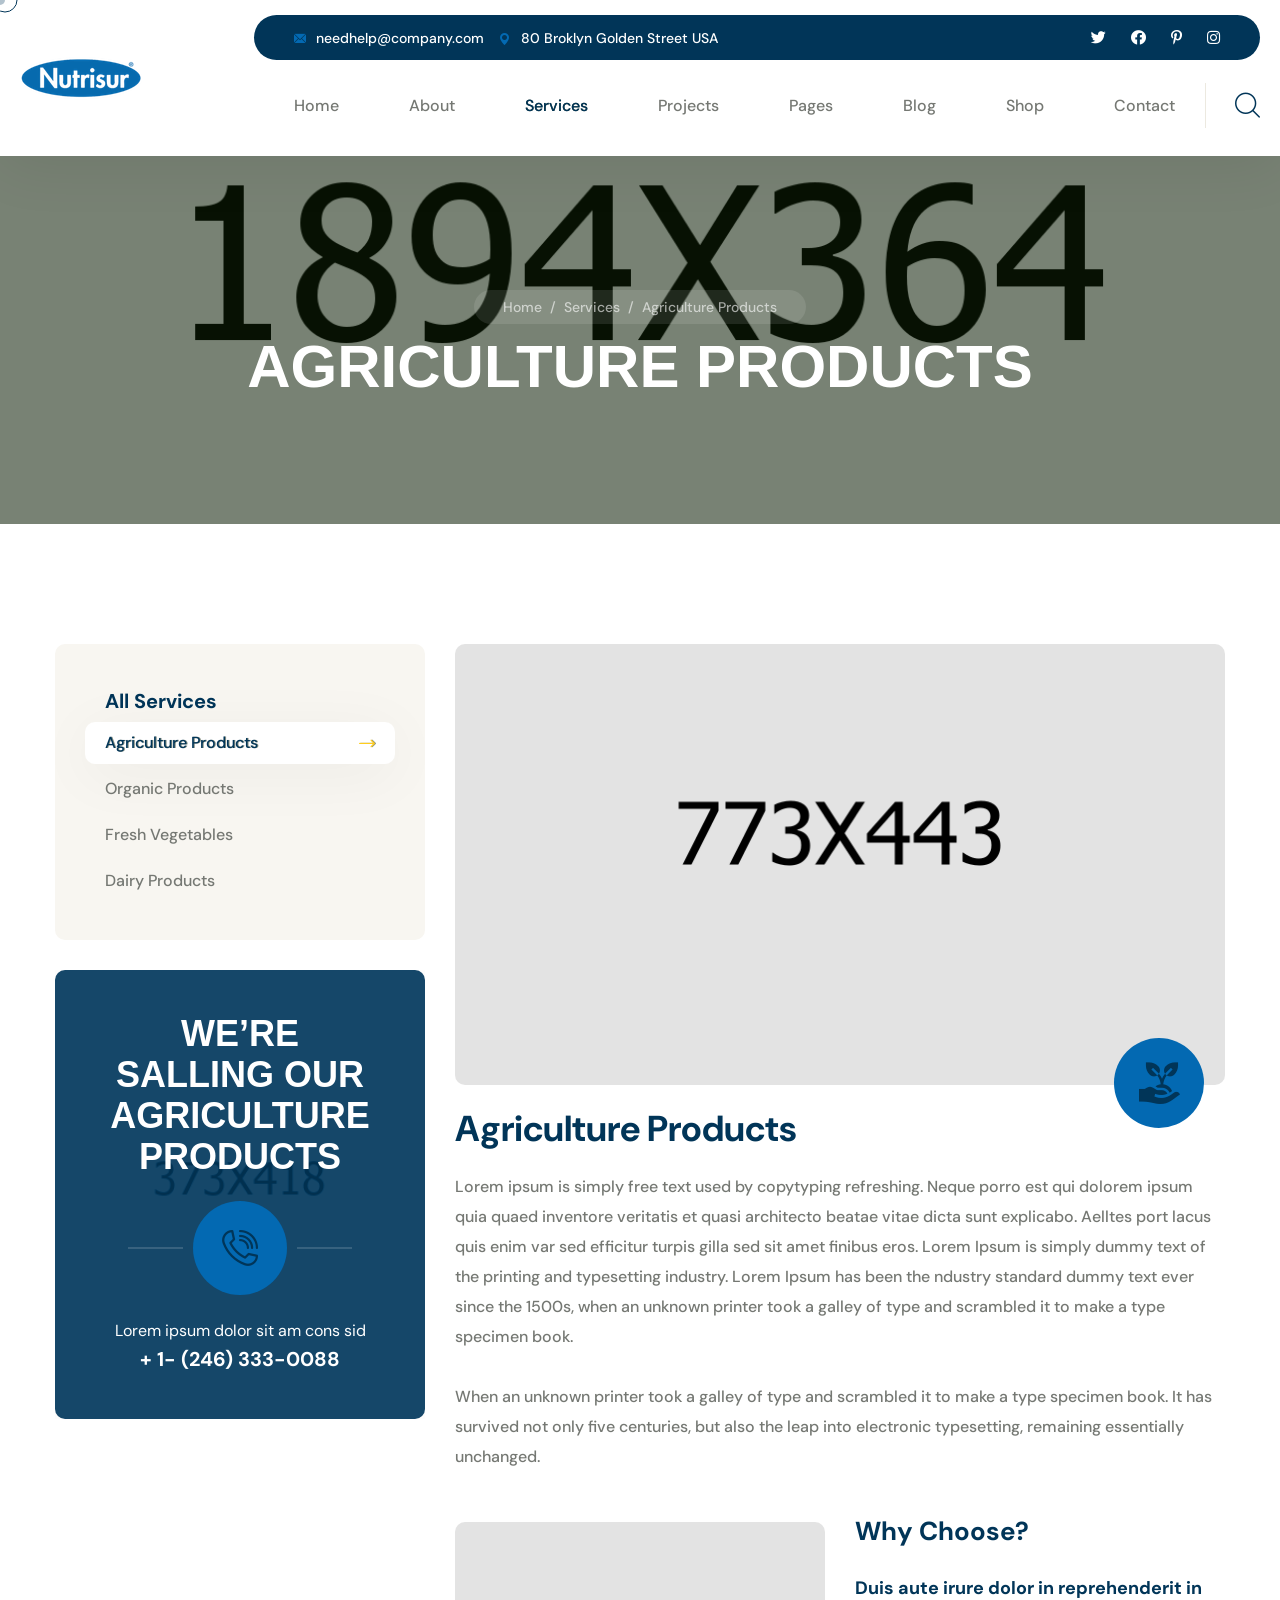
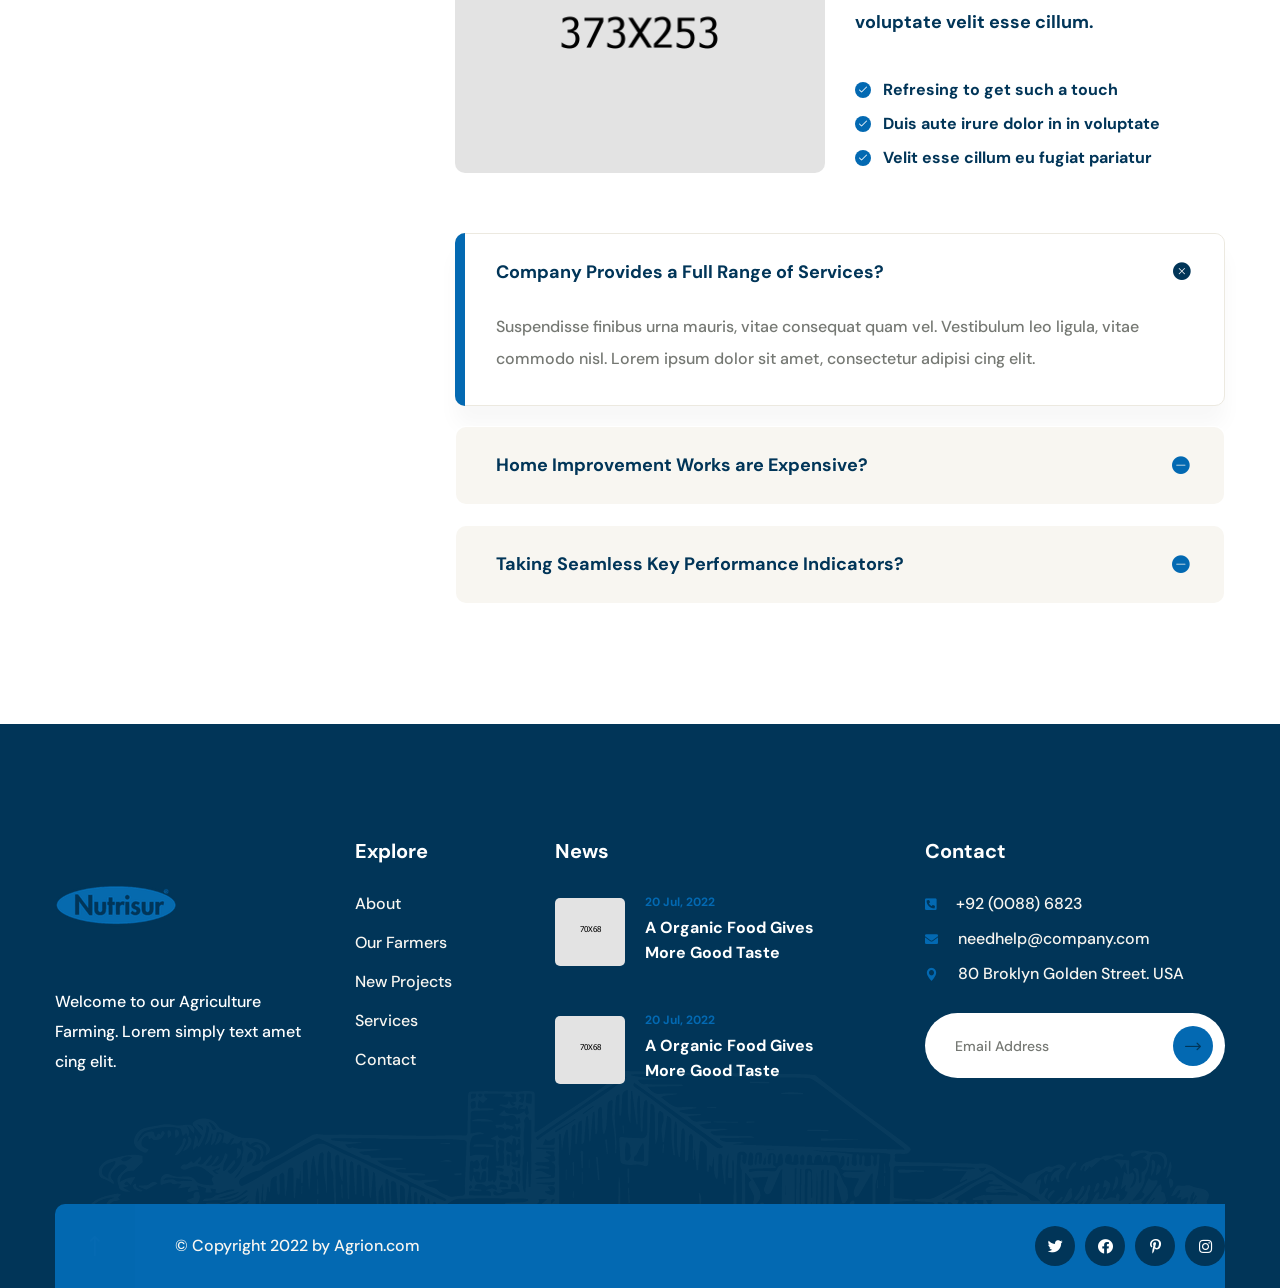
<file: agriculture-products.html>
<!DOCTYPE html>
<html lang="en">

<head>
    <meta charset="UTF-8" />
    <meta name="viewport" content="width=device-width, initial-scale=1.0" />
    <title> Agriculture Products || Agrion || Agrion HTML 5 Template </title>
    <!-- favicons Icons -->
    <link rel="apple-touch-icon" sizes="180x180" href="assets/images/favicons/apple-touch-icon.png" />
    <link rel="icon" type="image/png" sizes="32x32" href="assets/images/favicons/favicon-32x32.png" />
    <link rel="icon" type="image/png" sizes="16x16" href="assets/images/favicons/favicon-16x16.png" />
    <link rel="manifest" href="assets/images/favicons/site.webmanifest" />
    <meta name="description" content="Agrion HTML 5 Template " />

    <!-- fonts -->
    <link rel="preconnect" href="https://fonts.googleapis.com">

    <link rel="preconnect" href="https://fonts.gstatic.com" crossorigin>

    <link
        href="https://fonts.googleapis.com/css2?family=DM+Sans:ital,wght@0,400;0,500;0,700;1,400;1,500;1,700&display=swap"
        rel="stylesheet">
    <link href="https://fonts.googleapis.com/css2?family=Amatic+SC:wght@400;700&display=swap" rel="stylesheet">

    <link rel="stylesheet" href="assets/vendors/bootstrap/css/bootstrap.min.css" />
    <link rel="stylesheet" href="assets/vendors/animate/animate.min.css" />
    <link rel="stylesheet" href="assets/vendors/animate/custom-animate.css" />
    <link rel="stylesheet" href="assets/vendors/fontawesome/css/all.min.css" />
    <link rel="stylesheet" href="assets/vendors/jarallax/jarallax.css" />
    <link rel="stylesheet" href="assets/vendors/jquery-magnific-popup/jquery.magnific-popup.css" />
    <link rel="stylesheet" href="assets/vendors/nouislider/nouislider.min.css" />
    <link rel="stylesheet" href="assets/vendors/nouislider/nouislider.pips.css" />
    <link rel="stylesheet" href="assets/vendors/odometer/odometer.min.css" />
    <link rel="stylesheet" href="assets/vendors/swiper/swiper.min.css" />
    <link rel="stylesheet" href="assets/vendors/agrion-icons/style.css">
    <link rel="stylesheet" href="assets/vendors/tiny-slider/tiny-slider.min.css" />
    <link rel="stylesheet" href="assets/vendors/reey-font/stylesheet.css" />
    <link rel="stylesheet" href="assets/vendors/owl-carousel/owl.carousel.min.css" />
    <link rel="stylesheet" href="assets/vendors/owl-carousel/owl.theme.default.min.css" />
    <link rel="stylesheet" href="assets/vendors/bxslider/jquery.bxslider.css" />
    <link rel="stylesheet" href="assets/vendors/bootstrap-select/css/bootstrap-select.min.css" />
    <link rel="stylesheet" href="assets/vendors/vegas/vegas.min.css" />
    <link rel="stylesheet" href="assets/vendors/jquery-ui/jquery-ui.css" />
    <link rel="stylesheet" href="assets/vendors/timepicker/timePicker.css" />

    <!-- template styles -->
    <link rel="stylesheet" href="assets/css/agrion.css" />
    <link rel="stylesheet" href="assets/css/agrion-responsive.css" />
</head>

<body class="custom-cursor">

    <div class="custom-cursor__cursor"></div>
    <div class="custom-cursor__cursor-two"></div>





    <div class="preloader">
        <div class="preloader__image"></div>
    </div>
    <!-- /.preloader -->


    <div class="page-wrapper">
        <header class="main-header">
            <div class="main-header__wrapper">
                <div class="main-header__wrapper-inner">
                    <div class="main-header__logo">
                        <a href="index.html"><img src="assets/images/resources/logo-1.png" alt=""></a>
                    </div>
                    <div class="main-header__menu-box">
                        <div class="main-header__menu-box-top">
                            <ul class="list-unstyled main-header__contact-list">
                                <li>
                                    <div class="icon">
                                        <i class="icon-email"></i>
                                    </div>
                                    <div class="text">
                                        <p><a href="mailto:needhelp@company.com">needhelp@company.com</a></p>
                                    </div>
                                </li>
                                <li>
                                    <div class="icon">
                                        <i class="icon-pin"></i>
                                    </div>
                                    <div class="text">
                                        <p>80 Broklyn Golden Street USA</p>
                                    </div>
                                </li>
                            </ul>
                            <div class="main-header__social">
                                <a href="#"><i class="fab fa-twitter"></i></a>
                                <a href="#"><i class="fab fa-facebook"></i></a>
                                <a href="#"><i class="fab fa-pinterest-p"></i></a>
                                <a href="#"><i class="fab fa-instagram"></i></a>
                            </div>
                        </div>
                        <div class="main-header__menu-box-bottom">
                            <nav class="main-menu">
                                <div class="main-menu__wrapper">
                                    <div class="main-menu__wrapper-inner">
                                        <div class="main-menu__left">
                                            <div class="main-menu__main-menu-box">
                                                <a href="#" class="mobile-nav__toggler"><i class="fa fa-bars"></i></a>
                                                <ul class="main-menu__list">
                                                    <li class="dropdown megamenu">
                                                        <a href="index.html">Home </a>
                                                        <ul>
                                                            <li>
                                                                <section class="home-showcase">
                                                                    <div class="container">
                                                                        <div class="home-showcase__inner">
                                                                            <div class="row">
                                                                                <div class="col-lg-3">
                                                                                    <div class="home-showcase__item">
                                                                                        <div
                                                                                            class="home-showcase__image">
                                                                                            <img src="assets/images/home-showcase/home-showcase-1-1.jpg"
                                                                                                alt="">
                                                                                            <div
                                                                                                class="home-showcase__buttons">
                                                                                                <a href="index.html"
                                                                                                    class="thm-btn home-showcase__buttons__item">Multi
                                                                                                    Page</a>
                                                                                                <a href="index-one-page.html"
                                                                                                    class="thm-btn home-showcase__buttons__item">One
                                                                                                    Page</a>
                                                                                            </div>
                                                                                            <!-- /.home-showcase__buttons -->
                                                                                        </div>
                                                                                        <!-- /.home-showcase__image -->
                                                                                        <h3
                                                                                            class="home-showcase__title">
                                                                                            Home
                                                                                            page
                                                                                            01</h3>
                                                                                        <!-- /.home-showcase__title -->
                                                                                    </div><!-- /.home-showcase__item -->
                                                                                </div><!-- /.col-lg-3 -->
                                                                                <div class="col-lg-3">
                                                                                    <div class="home-showcase__item">
                                                                                        <div
                                                                                            class="home-showcase__image">
                                                                                            <img src="assets/images/home-showcase/home-showcase-1-2.jpg"
                                                                                                alt="">
                                                                                            <div
                                                                                                class="home-showcase__buttons">
                                                                                                <a href="index2.html"
                                                                                                    class="thm-btn home-showcase__buttons__item">Multi
                                                                                                    Page</a>
                                                                                                <a href="index2-one-page.html"
                                                                                                    class="thm-btn home-showcase__buttons__item">One
                                                                                                    Page</a>
                                                                                            </div>
                                                                                            <!-- /.home-showcase__buttons -->
                                                                                        </div>
                                                                                        <!-- /.home-showcase__image -->
                                                                                        <h3
                                                                                            class="home-showcase__title">
                                                                                            Home
                                                                                            page
                                                                                            02
                                                                                        </h3>
                                                                                        <!-- /.home-showcase__title -->
                                                                                    </div><!-- /.home-showcase__item -->
                                                                                </div><!-- /.col-lg-3 -->
                                                                                <div class="col-lg-3">
                                                                                    <div class="home-showcase__item">
                                                                                        <div
                                                                                            class="home-showcase__image">
                                                                                            <img src="assets/images/home-showcase/home-showcase-1-3.jpg"
                                                                                                alt="">
                                                                                            <div
                                                                                                class="home-showcase__buttons">
                                                                                                <a href="index3.html"
                                                                                                    class="thm-btn home-showcase__buttons__item">Multi
                                                                                                    Page</a>
                                                                                                <a href="index3-one-page.html"
                                                                                                    class="thm-btn home-showcase__buttons__item">One
                                                                                                    Page</a>
                                                                                            </div>
                                                                                            <!-- /.home-showcase__buttons -->
                                                                                        </div>
                                                                                        <!-- /.home-showcase__image -->
                                                                                        <h3
                                                                                            class="home-showcase__title">
                                                                                            Home
                                                                                            page
                                                                                            03
                                                                                        </h3>
                                                                                        <!-- /.home-showcase__title -->
                                                                                    </div><!-- /.home-showcase__item -->
                                                                                </div><!-- /.col-lg-3 -->
                                                                                <div class="col-lg-3">
                                                                                    <div class="home-showcase__item">
                                                                                        <div
                                                                                            class="home-showcase__image">
                                                                                            <img src="assets/images/home-showcase/home-showcase-1-4.jpg"
                                                                                                alt="">
                                                                                            <div
                                                                                                class="home-showcase__buttons">
                                                                                                <a href="index-dark.html"
                                                                                                    class="thm-btn home-showcase__buttons__item">View
                                                                                                    Page</a>
                                                                                            </div>
                                                                                            <!-- /.home-showcase__buttons -->
                                                                                        </div>
                                                                                        <!-- /.home-showcase__image -->
                                                                                        <h3
                                                                                            class="home-showcase__title">
                                                                                            Home
                                                                                            page
                                                                                            04
                                                                                        </h3>
                                                                                        <!-- /.home-showcase__title -->
                                                                                    </div><!-- /.home-showcase__item -->
                                                                                </div><!-- /.col-lg-3 -->
                                                                            </div><!-- /.row -->
                                                                        </div><!-- /.home-showcase__inner -->

                                                                    </div><!-- /.container -->
                                                                </section>
                                                            </li>
                                                        </ul>
                                                    </li>
                                                    <li>
                                                        <a href="about.html">About</a>
                                                    </li>
                                                    <li class="dropdown current">
                                                        <a href="#">Services</a>
                                                        <ul class="shadow-box">
                                                            <li><a href="services.html">Services</a>
                                                            </li>
                                                            <li><a href="services-carousel.html">Services Carousel</a>
                                                            </li>
                                                            <li><a href="agriculture-products.html">Agriculture
                                                                    Products</a></li>
                                                            <li><a href="organic-products.html">Organic Products</a>
                                                            </li>
                                                            <li><a href="fresh-vegetables.html">Fresh Vegetables</a>
                                                            </li>
                                                            <li><a href="dairy-products.html">Dairy Products</a></li>
                                                        </ul>
                                                    </li>
                                                    <li class="dropdown">
                                                        <a href="#">Projects</a>
                                                        <ul class="shadow-box">
                                                            <li><a href="project-01.html">Projects 01</a></li>
                                                            <li><a href="project-02.html">Projects 02</a></li>
                                                            <li><a href="project-carousel.html">Project Carousel</a>
                                                            </li>
                                                            <li><a href="project-details.html">Project Details</a></li>
                                                        </ul>
                                                    </li>
                                                    <li class="dropdown">
                                                        <a href="#">Pages</a>
                                                        <ul class="shadow-box">
                                                            <li><a href="farmers.html">Farmers</a></li>
                                                            <li><a href="farmers-carousel.html">Farmers Carousel</a>
                                                            </li>
                                                            <li><a href="testimonials.html">Testimonials</a></li>
                                                            <li><a href="testimonials-carousel.html">Testimonial
                                                                    Carousel</a></li>
                                                            <li><a href="faq.html">FAQs</a></li>
                                                            <li><a href="404.html">404 Error</a></li>
                                                        </ul>
                                                    </li>
                                                    <li class="dropdown">
                                                        <a href="#">Blog</a>
                                                        <ul class="shadow-box">
                                                            <li><a href="blog.html">Blog</a></li>
                                                            <li><a href="blog-carousel.html">Blog Carousel</a></li>
                                                            <li><a href="blog-sidebar.html">Blog Sidebar</a></li>
                                                            <li><a href="blog-details.html">Blog Details</a></li>
                                                        </ul>
                                                    </li>
                                                    <li class="dropdown">
                                                        <a href="#">Shop</a>
                                                        <ul class="shadow-box">
                                                            <li><a href="products.html">Products</a></li>
                                                            <li><a href="product-details.html">Product Details</a></li>
                                                            <li><a href="cart.html">Cart</a></li>
                                                            <li><a href="checkout.html">Checkout</a></li>
                                                        </ul>
                                                    </li>
                                                    <li>
                                                        <a href="contact.html">Contact</a>
                                                    </li>
                                                </ul>
                                            </div>
                                        </div>
                                        <div class="main-menu__right">
                                            <div class="main-menu__search-cart-btn-box">
                                                <div class="main-menu__search-box">
                                                    <a href="#"
                                                        class="main-menu__search search-toggler icon-magnifying-glass"></a>
                                                </div>
                                                <div class="main-menu__cart-box">
                                                    <a href="cart.html" class="main-menu__cart icon-shopping-cart"></a>
                                                </div>
                                                <div class="main-menu__btn-box">
                                                    <a href="contact.html" class="thm-btn main-menu__btn">Get Free Quote
                                                        <i class="icon-right-arrow"></i> </a>
                                                </div>
                                            </div>
                                        </div>
                                    </div>
                                </div>
                            </nav>
                        </div>
                    </div>
                    <div class="main-header__phone-contact-box">
                        <div class="main-header__phone-number">
                            <a href="tel:9200886823">+92 (0088) 6823</a>
                        </div>
                        <div class="main-header__call-box">
                            <div class="main-header__call-inner">
                                <div class="main-header__call-icon">
                                    <span class="fas fa-phone"></span>
                                </div>
                            </div>
                        </div>
                    </div>
                </div>
            </div>
        </header>

        <div class="stricky-header stricked-menu main-menu">
            <div class="sticky-header__content"></div><!-- /.sticky-header__content -->
        </div><!-- /.stricky-header -->

        <!--Page Header Start-->
        <section class="page-header">
            <div class="page-header-bg" style="background-image: url(assets/images/backgrounds/page-header-bg.jpg)">
            </div>
            <div class="container">
                <div class="page-header__inner">
                    <ul class="thm-breadcrumb list-unstyled">
                        <li><a href="index.html">Home</a></li>
                        <li><span>/</span></li>
                        <li><a href="services.html">Services</a></li>
                        <li><span>/</span></li>
                        <li>Agriculture Products</li>
                    </ul>
                    <h2>Agriculture Products</h2>
                </div>
            </div>
        </section>
        <!--Page Header End-->

        <!--Services Details Start-->
        <div class="services-details">
            <div class="container">
                <div class="row">
                    <div class="col-xl-4 col-lg-5">
                        <div class="services-details__left">
                            <div class="sidebar__single sidebar__category">
                                <h3 class="sidebar__title">All Services</h3>
                                <ul class="sidebar__category-list list-unstyled">
                                    <li class="active"><a href="agriculture-products.html">Agriculture Products<span
                                                class="icon-right-arrow"></span></a>
                                    </li>
                                    <li><a href="organic-products.html">Organic Products<span
                                                class="icon-right-arrow"></span></a></li>
                                    <li><a href="fresh-vegetables.html">Fresh Vegetables<span
                                                class="icon-right-arrow"></span></a>
                                    </li>
                                    <li><a href="dairy-products.html">Dairy Products<span
                                                class="icon-right-arrow"></span></a>
                                    </li>
                                </ul>
                            </div>
                            <div class="services-details__need-help">
                                <div class="services-details__need-help-bg"
                                    style="background-image: url(assets/images/services/services-details-need-help-bg.jpg);">
                                </div>
                                <h3 class="services-details__need-help-title">We’re Salling our <br> agriculture <br>
                                    products</h3>
                                <div class="services-details__need-help-icon">
                                    <span class="icon-phone-ringing"></span>
                                </div>
                                <div class="services-details__need-help-contact">
                                    <p>Lorem ipsum dolor sit am cons sid</p>
                                    <a href="tel:12463330088">+ 1- (246) 333-0088</a>
                                </div>
                            </div>
                        </div>
                    </div>
                    <div class="col-xl-8 col-lg-7">
                        <div class="services-details__right">
                            <div class="services-details__content-box">
                                <div class="services-details__img">
                                    <img src="assets/images/services/services-details-img-1.jpg" alt="">
                                    <div class="services-details__img-icon">
                                        <span class="icon-organic-food"></span>
                                    </div>
                                </div>
                                <h3 class="services-details__title">Agriculture Products</h3>
                                <p class="services-details__text-1">Lorem ipsum is simply free text used by copytyping
                                    refreshing. Neque porro est qui dolorem ipsum quia quaed inventore veritatis et
                                    quasi architecto beatae vitae dicta sunt explicabo. Aelltes port lacus quis enim var
                                    sed efficitur turpis gilla sed sit amet finibus eros. Lorem Ipsum is simply dummy
                                    text of the printing and typesetting industry. Lorem Ipsum has been the ndustry
                                    standard dummy text ever since the 1500s, when an unknown printer took a galley of
                                    type and scrambled it to make a type specimen book.</p>
                                <p class="services-details__text-2">When an unknown printer took a galley of type and
                                    scrambled it to make a type specimen book. It has survived not only five centuries,
                                    but also the leap into electronic typesetting, remaining essentially unchanged. </p>
                            </div>
                            <div class="service-details__choose">
                                <div class="row">
                                    <div class="col-xl-6">
                                        <div class="service-details__choose-img">
                                            <img src="assets/images/services/service-details-benefit-img.jpg" alt="">
                                        </div>
                                    </div>
                                    <div class="col-xl-6">
                                        <div class="service-details__choose-content">
                                            <h4 class="service-details__choose-title">Why Choose?</h4>
                                            <p class="service-details__choose-text">Duis aute irure dolor in
                                                reprehenderit in voluptate velit esse cillum.</p>
                                            <ul class="list-unstyled service-details__choose-points">
                                                <li>
                                                    <div class="icon">
                                                        <i class="icon-tick"></i>
                                                    </div>
                                                    <div class="text">
                                                        <p>Refresing to get such a touch</p>
                                                    </div>
                                                </li>
                                                <li>
                                                    <div class="icon">
                                                        <i class="icon-tick"></i>
                                                    </div>
                                                    <div class="text">
                                                        <p>Duis aute irure dolor in in voluptate</p>
                                                    </div>
                                                </li>
                                                <li>
                                                    <div class="icon">
                                                        <i class="icon-tick"></i>
                                                    </div>
                                                    <div class="text">
                                                        <p>Velit esse cillum eu fugiat pariatur</p>
                                                    </div>
                                                </li>
                                            </ul>
                                        </div>
                                    </div>
                                </div>
                            </div>
                            <div class="service-details__faq">
                                <div class="accrodion-grp" data-grp-name="faq-one-accrodion">
                                    <div class="accrodion active">
                                        <div class="accrodion-title">
                                            <h4>Company Provides a Full Range of Services?</h4>
                                        </div>
                                        <div class="accrodion-content">
                                            <div class="inner">
                                                <p>Suspendisse finibus urna mauris, vitae consequat quam vel. Vestibulum
                                                    leo
                                                    ligula, vitae commodo nisl. Lorem ipsum dolor sit amet, consectetur
                                                    adipisi cing elit.</p>
                                            </div><!-- /.inner -->
                                        </div>
                                    </div>
                                    <div class="accrodion">
                                        <div class="accrodion-title">
                                            <h4>Home Improvement Works are Expensive?</h4>
                                        </div>
                                        <div class="accrodion-content">
                                            <div class="inner">
                                                <p>Suspendisse finibus urna mauris, vitae consequat quam vel. Vestibulum
                                                    leo
                                                    ligula, vitae commodo nisl. Lorem ipsum dolor sit amet, consectetur
                                                    adipisi cing elit.</p>
                                            </div><!-- /.inner -->
                                        </div>
                                    </div>
                                    <div class="accrodion">
                                        <div class="accrodion-title">
                                            <h4>Taking Seamless Key Performance Indicators?</h4>
                                        </div>
                                        <div class="accrodion-content">
                                            <div class="inner">
                                                <p>Suspendisse finibus urna mauris, vitae consequat quam vel. Vestibulum
                                                    leo
                                                    ligula, vitae commodo nisl. Lorem ipsum dolor sit amet, consectetur
                                                    adipisi cing elit.</p>
                                            </div><!-- /.inner -->
                                        </div>
                                    </div>
                                </div>
                            </div>
                        </div>
                    </div>
                </div>
            </div>
        </div>
        <!--Services Details End-->

        <!--Site Footer Start-->
        <footer class="site-footer">
            <div class="site-footer__top">
                <div class="container">
                    <div class="site-footer__top-inner">
                        <div class="site-footer-shape-1 float-bob-x"
                            style="background-image: url(assets/images/shapes/site-footer-shape-1.png);"></div>
                        <div class="row">
                            <div class="col-xl-3 col-lg-6 col-md-6 wow fadeInUp" data-wow-delay="100ms">
                                <div class="footer-widget__column footer-widget__about">
                                    <div class="footer-widget__logo">
                                        <a href="index.html"><img src="assets/images/resources/footer-logo.png"
                                                alt=""></a>
                                    </div>
                                    <div class="footer-widget__about-text-box">
                                        <p class="footer-widget__about-text">Welcome to our Agriculture Farming. Lorem
                                            simply text amet cing elit.</p>
                                    </div>
                                </div>
                            </div>
                            <div class="col-xl-2 col-lg-6 col-md-6 wow fadeInUp" data-wow-delay="200ms">
                                <div class="footer-widget__column footer-widget__Explore">
                                    <div class="footer-widget__title-box">
                                        <h3 class="footer-widget__title">Explore</h3>
                                    </div>
                                    <ul class="footer-widget__Explore-list list-unstyled">
                                        <li><a href="about.html">About</a></li>
                                        <li><a href="farmers.html">Our Farmers</a></li>
                                        <li><a href="project-01.html">New Projects</a></li>
                                        <li><a href="services.html">Services</a></li>
                                        <li><a href="contact.html">Contact</a></li>
                                    </ul>
                                </div>
                            </div>
                            <div class="col-xl-3 col-lg-6 col-md-6 wow fadeInUp" data-wow-delay="300ms">
                                <div class="footer-widget__column footer-widget__news">
                                    <div class="footer-widget__title-box">
                                        <h3 class="footer-widget__title">News</h3>
                                    </div>
                                    <ul class="footer-widget__news-list list-unstyled">
                                        <li>
                                            <div class="footer-widget__news-img">
                                                <img src="assets/images/resources/footer-widget-news-img-1.jpg" alt="">
                                            </div>
                                            <div class="footer-widget__news-content">
                                                <p class="footer-widget__news-date">20 Jul, 2022</p>
                                                <h5 class="footer-widget__news-sub-title"><a href="blog-details.html">A
                                                        Organic Food
                                                        Gives
                                                        More Good Taste</a></h5>
                                            </div>
                                        </li>
                                        <li>
                                            <div class="footer-widget__news-img">
                                                <img src="assets/images/resources/footer-widget-news-img-2.jpg" alt="">
                                            </div>
                                            <div class="footer-widget__news-content">
                                                <p class="footer-widget__news-date">20 Jul, 2022</p>
                                                <h5 class="footer-widget__news-sub-title"><a href="blog-details.html">A
                                                        Organic Food
                                                        Gives
                                                        More Good Taste</a></h5>
                                            </div>
                                        </li>
                                    </ul>
                                </div>
                            </div>
                            <div class="col-xl-4 col-lg-6 col-md-6 wow fadeInUp" data-wow-delay="400ms">
                                <div class="footer-widget__column footer-widget__Contact">
                                    <div class="footer-widget__title-box">
                                        <h3 class="footer-widget__title">Contact</h3>
                                    </div>
                                    <ul class="footer-widget__Contact-list list-unstyled">
                                        <li>
                                            <div class="icon">
                                                <span class="fas fa-phone-square-alt"></span>
                                            </div>
                                            <div class="text">
                                                <p><a href="tel:9200886823">+92 (0088) 6823</a></p>
                                            </div>
                                        </li>
                                        <li>
                                            <div class="icon">
                                                <span class="fas fa-envelope"></span>
                                            </div>
                                            <div class="text">
                                                <p><a href="mailto:needhelp@company.com">needhelp@company.com</a></p>
                                            </div>
                                        </li>
                                        <li>
                                            <div class="icon">
                                                <span class="icon-pin"></span>
                                            </div>
                                            <div class="text">
                                                <p>80 Broklyn Golden Street. USA</p>
                                            </div>
                                        </li>
                                    </ul>
                                    <form class="footer-widget__Contact-form">
                                        <div class="footer-widget__Contact-input-box">
                                            <input type="email" placeholder="Email Address" name="email">
                                            <button type="submit" class="footer-widget__Contact-btn"><i
                                                    class="icon-right-arrow"></i></button>
                                        </div>
                                    </form>
                                </div>
                            </div>
                        </div>
                    </div>
                </div>
            </div>
            <div class="site-footer__bottom">
                <div class="container">
                    <div class="row">
                        <div class="col-xl-12">
                            <div class="site-footer__bottom-inner">
                                <p class="site-footer__bottom-text">© Copyright 2022 by <a href="#">Agrion.com</a></p>
                                <div class="site-footer__social">
                                    <a href="#"><i class="fab fa-twitter"></i></a>
                                    <a href="#"><i class="fab fa-facebook"></i></a>
                                    <a href="#"><i class="fab fa-pinterest-p"></i></a>
                                    <a href="#"><i class="fab fa-instagram"></i></a>
                                </div>
                                <div class="site-footer__bottom-scroll">
                                    <a href="#" data-target="html" class="scroll-to-target scroll-to-top"><i
                                            class="icon-up-arrow"></i></a>
                                </div>
                            </div>
                        </div>
                    </div>
                </div>
            </div>
        </footer>
        <!--Site Footer End-->


    </div><!-- /.page-wrapper -->


    <div class="mobile-nav__wrapper">
        <div class="mobile-nav__overlay mobile-nav__toggler"></div>
        <!-- /.mobile-nav__overlay -->
        <div class="mobile-nav__content">
            <span class="mobile-nav__close mobile-nav__toggler"><i class="fa fa-times"></i></span>

            <div class="logo-box">
                <a href="index.html" aria-label="logo image"><img src="assets/images/resources/logo-2.png" width="122"
                        alt="" /></a>
            </div>
            <!-- /.logo-box -->
            <div class="mobile-nav__container"></div>
            <!-- /.mobile-nav__container -->

            <ul class="mobile-nav__contact list-unstyled">
                <li>
                    <i class="fa fa-envelope"></i>
                    <a href="mailto:needhelp@packageName__.com">needhelp@agrion.com</a>
                </li>
                <li>
                    <i class="fa fa-phone-alt"></i>
                    <a href="tel:666-888-0000">666 888 0000</a>
                </li>
            </ul><!-- /.mobile-nav__contact -->
            <div class="mobile-nav__top">
                <div class="mobile-nav__social">
                    <a href="#" class="fab fa-twitter"></a>
                    <a href="#" class="fab fa-facebook-square"></a>
                    <a href="#" class="fab fa-pinterest-p"></a>
                    <a href="#" class="fab fa-instagram"></a>
                </div><!-- /.mobile-nav__social -->
            </div><!-- /.mobile-nav__top -->



        </div>
        <!-- /.mobile-nav__content -->
    </div>
    <!-- /.mobile-nav__wrapper -->

    <div class="search-popup">
        <div class="search-popup__overlay search-toggler"></div>
        <!-- /.search-popup__overlay -->
        <div class="search-popup__content">
            <form action="#">
                <label for="search" class="sr-only">search here</label><!-- /.sr-only -->
                <input type="text" id="search" placeholder="Search Here..." />
                <button type="submit" aria-label="search submit" class="thm-btn">
                    <i class="icon-magnifying-glass"></i>
                </button>
            </form>
        </div>
        <!-- /.search-popup__content -->
    </div>
    <!-- /.search-popup -->



    <script src="assets/vendors/jquery/jquery-3.6.0.min.js"></script>
    <script src="assets/vendors/bootstrap/js/bootstrap.bundle.min.js"></script>
    <script src="assets/vendors/jarallax/jarallax.min.js"></script>
    <script src="assets/vendors/jquery-ajaxchimp/jquery.ajaxchimp.min.js"></script>
    <script src="assets/vendors/jquery-appear/jquery.appear.min.js"></script>
    <script src="assets/vendors/jquery-circle-progress/jquery.circle-progress.min.js"></script>
    <script src="assets/vendors/jquery-magnific-popup/jquery.magnific-popup.min.js"></script>
    <script src="assets/vendors/jquery-validate/jquery.validate.min.js"></script>
    <script src="assets/vendors/nouislider/nouislider.min.js"></script>
    <script src="assets/vendors/odometer/odometer.min.js"></script>
    <script src="assets/vendors/swiper/swiper.min.js"></script>
    <script src="assets/vendors/tiny-slider/tiny-slider.min.js"></script>
    <script src="assets/vendors/wnumb/wNumb.min.js"></script>
    <script src="assets/vendors/wow/wow.js"></script>
    <script src="assets/vendors/isotope/isotope.js"></script>
    <script src="assets/vendors/countdown/countdown.min.js"></script>
    <script src="assets/vendors/owl-carousel/owl.carousel.min.js"></script>
    <script src="assets/vendors/bxslider/jquery.bxslider.min.js"></script>
    <script src="assets/vendors/bootstrap-select/js/bootstrap-select.min.js"></script>
    <script src="assets/vendors/vegas/vegas.min.js"></script>
    <script src="assets/vendors/jquery-ui/jquery-ui.js"></script>
    <script src="assets/vendors/timepicker/timePicker.js"></script>
    <script src="assets/vendors/circleType/jquery.circleType.js"></script>
    <script src="assets/vendors/circleType/jquery.lettering.min.js"></script>




    <!-- template js -->
    <script src="assets/js/agrion.js"></script>
</body>

</html>
</file>
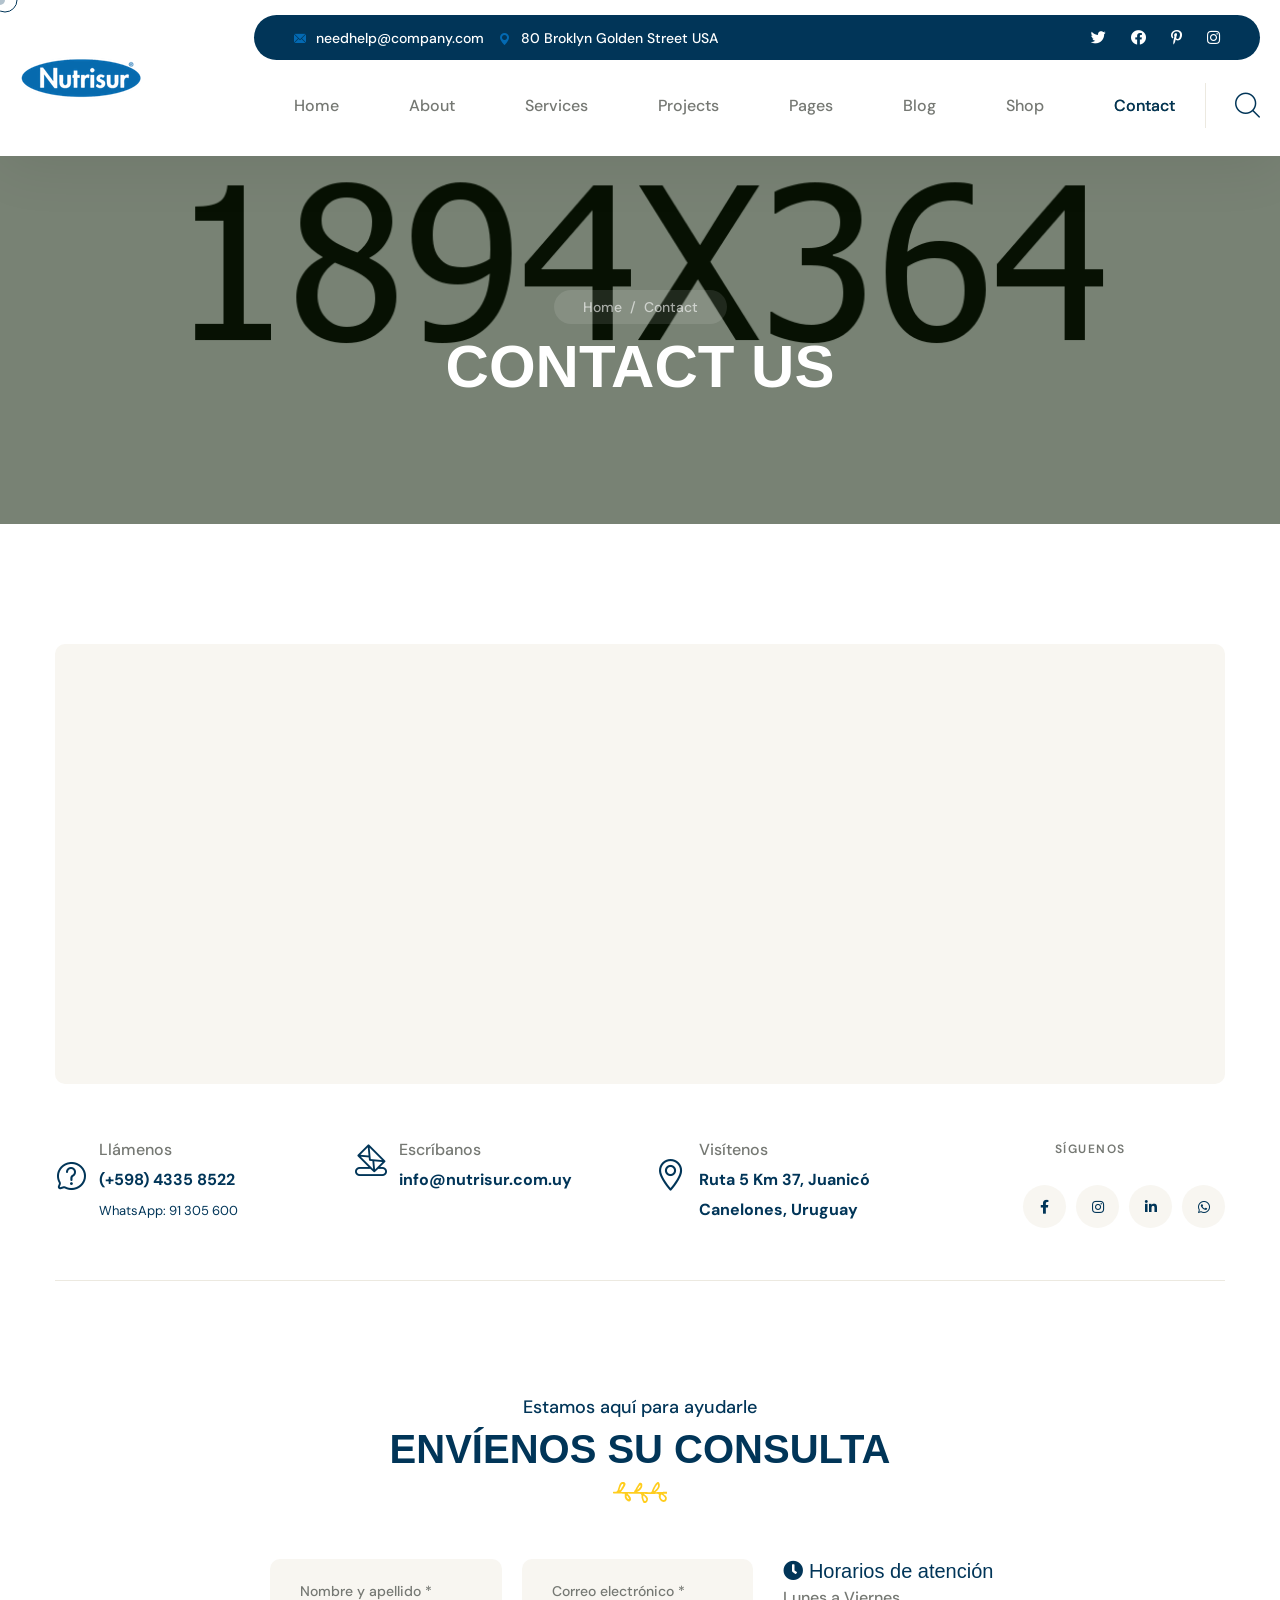
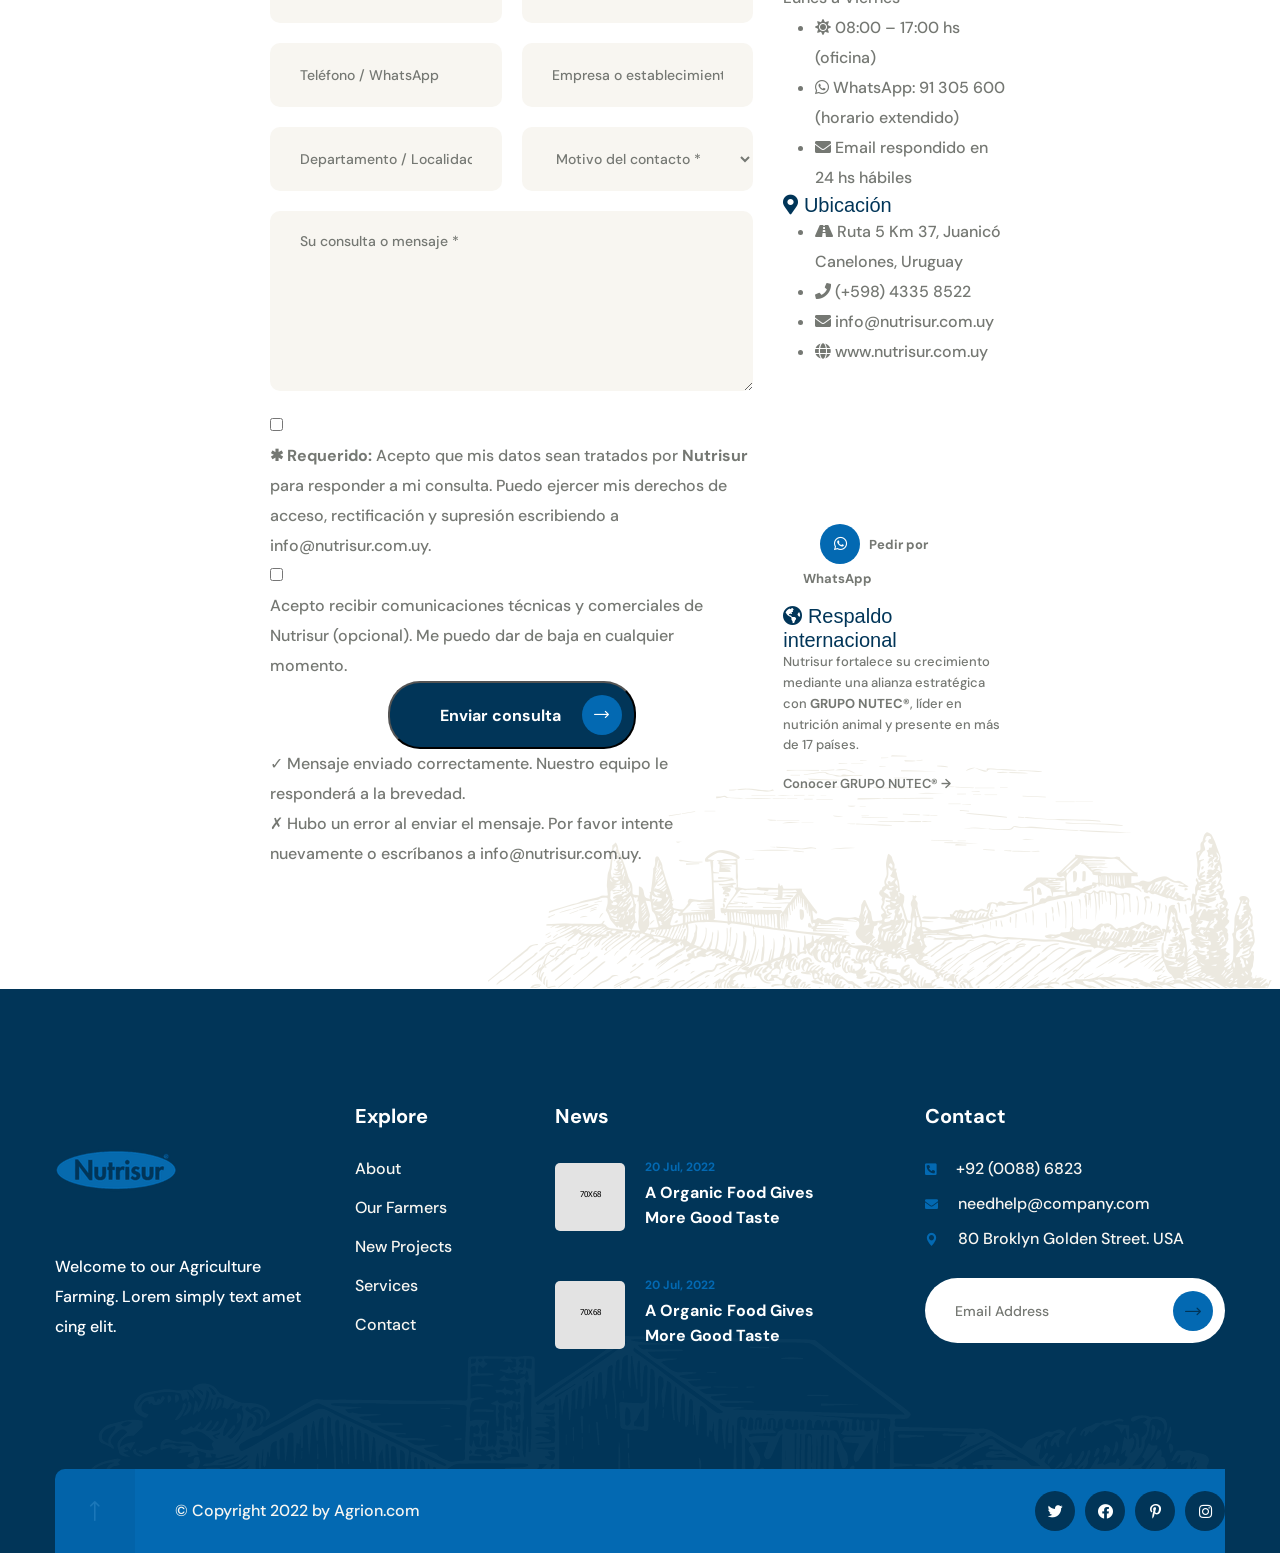
<file: contact.html>
<!DOCTYPE html>
<html lang="en">

<head>
    <meta charset="UTF-8" />
    <meta name="viewport" content="width=device-width, initial-scale=1.0" />
    <title> Contact || Agrion || Agrion HTML 5 Template </title>
    <!-- favicons Icons -->
    <link rel="apple-touch-icon" sizes="180x180" href="assets/images/favicons/apple-touch-icon.png" />
    <link rel="icon" type="image/png" sizes="32x32" href="assets/images/favicons/favicon-32x32.png" />
    <link rel="icon" type="image/png" sizes="16x16" href="assets/images/favicons/favicon-16x16.png" />
    <link rel="manifest" href="assets/images/favicons/site.webmanifest" />
    <meta name="description" content="Agrion HTML 5 Template " />

    <!-- fonts -->
    <link rel="preconnect" href="https://fonts.googleapis.com">

    <link rel="preconnect" href="https://fonts.gstatic.com" crossorigin>

    <link
        href="https://fonts.googleapis.com/css2?family=DM+Sans:ital,wght@0,400;0,500;0,700;1,400;1,500;1,700&display=swap"
        rel="stylesheet">
    <link href="https://fonts.googleapis.com/css2?family=Amatic+SC:wght@400;700&display=swap" rel="stylesheet">

    <link rel="stylesheet" href="assets/vendors/bootstrap/css/bootstrap.min.css" />
    <link rel="stylesheet" href="assets/vendors/animate/animate.min.css" />
    <link rel="stylesheet" href="assets/vendors/animate/custom-animate.css" />
    <link rel="stylesheet" href="assets/vendors/fontawesome/css/all.min.css" />
    <link rel="stylesheet" href="assets/vendors/jarallax/jarallax.css" />
    <link rel="stylesheet" href="assets/vendors/jquery-magnific-popup/jquery.magnific-popup.css" />
    <link rel="stylesheet" href="assets/vendors/nouislider/nouislider.min.css" />
    <link rel="stylesheet" href="assets/vendors/nouislider/nouislider.pips.css" />
    <link rel="stylesheet" href="assets/vendors/odometer/odometer.min.css" />
    <link rel="stylesheet" href="assets/vendors/swiper/swiper.min.css" />
    <link rel="stylesheet" href="assets/vendors/agrion-icons/style.css">
    <link rel="stylesheet" href="assets/vendors/tiny-slider/tiny-slider.min.css" />
    <link rel="stylesheet" href="assets/vendors/reey-font/stylesheet.css" />
    <link rel="stylesheet" href="assets/vendors/owl-carousel/owl.carousel.min.css" />
    <link rel="stylesheet" href="assets/vendors/owl-carousel/owl.theme.default.min.css" />
    <link rel="stylesheet" href="assets/vendors/bxslider/jquery.bxslider.css" />
    <link rel="stylesheet" href="assets/vendors/bootstrap-select/css/bootstrap-select.min.css" />
    <link rel="stylesheet" href="assets/vendors/vegas/vegas.min.css" />
    <link rel="stylesheet" href="assets/vendors/jquery-ui/jquery-ui.css" />
    <link rel="stylesheet" href="assets/vendors/timepicker/timePicker.css" />

    <!-- template styles -->
    <link rel="stylesheet" href="assets/css/agrion.css" />
    <link rel="stylesheet" href="assets/css/agrion-responsive.css" />
</head>

<body class="custom-cursor">

    <div class="custom-cursor__cursor"></div>
    <div class="custom-cursor__cursor-two"></div>





    <div class="preloader">
        <div class="preloader__image"></div>
    </div>
    <!-- /.preloader -->


    <div class="page-wrapper">
        <header class="main-header">
            <div class="main-header__wrapper">
                <div class="main-header__wrapper-inner">
                    <div class="main-header__logo">
                        <a href="index.html"><img src="assets/images/resources/logo-1.png" alt=""></a>
                    </div>
                    <div class="main-header__menu-box">
                        <div class="main-header__menu-box-top">
                            <ul class="list-unstyled main-header__contact-list">
                                <li>
                                    <div class="icon">
                                        <i class="icon-email"></i>
                                    </div>
                                    <div class="text">
                                        <p><a href="mailto:needhelp@company.com">needhelp@company.com</a></p>
                                    </div>
                                </li>
                                <li>
                                    <div class="icon">
                                        <i class="icon-pin"></i>
                                    </div>
                                    <div class="text">
                                        <p>80 Broklyn Golden Street USA</p>
                                    </div>
                                </li>
                            </ul>
                            <div class="main-header__social">
                                <a href="#"><i class="fab fa-twitter"></i></a>
                                <a href="#"><i class="fab fa-facebook"></i></a>
                                <a href="#"><i class="fab fa-pinterest-p"></i></a>
                                <a href="#"><i class="fab fa-instagram"></i></a>
                            </div>
                        </div>
                        <div class="main-header__menu-box-bottom">
                            <nav class="main-menu">
                                <div class="main-menu__wrapper">
                                    <div class="main-menu__wrapper-inner">
                                        <div class="main-menu__left">
                                            <div class="main-menu__main-menu-box">
                                                <a href="#" class="mobile-nav__toggler"><i class="fa fa-bars"></i></a>
                                                <ul class="main-menu__list">
                                                    <li class="dropdown megamenu">
                                                        <a href="index.html">Home </a>
                                                        <ul>
                                                            <li>
                                                                <section class="home-showcase">
                                                                    <div class="container">
                                                                        <div class="home-showcase__inner">
                                                                            <div class="row">
                                                                                <div class="col-lg-3">
                                                                                    <div class="home-showcase__item">
                                                                                        <div
                                                                                            class="home-showcase__image">
                                                                                            <img src="assets/images/home-showcase/home-showcase-1-1.jpg"
                                                                                                alt="">
                                                                                            <div
                                                                                                class="home-showcase__buttons">
                                                                                                <a href="index.html"
                                                                                                    class="thm-btn home-showcase__buttons__item">Multi
                                                                                                    Page</a>
                                                                                                <a href="index-one-page.html"
                                                                                                    class="thm-btn home-showcase__buttons__item">One
                                                                                                    Page</a>
                                                                                            </div>
                                                                                            <!-- /.home-showcase__buttons -->
                                                                                        </div>
                                                                                        <!-- /.home-showcase__image -->
                                                                                        <h3
                                                                                            class="home-showcase__title">
                                                                                            Home
                                                                                            page
                                                                                            01</h3>
                                                                                        <!-- /.home-showcase__title -->
                                                                                    </div><!-- /.home-showcase__item -->
                                                                                </div><!-- /.col-lg-3 -->
                                                                                <div class="col-lg-3">
                                                                                    <div class="home-showcase__item">
                                                                                        <div
                                                                                            class="home-showcase__image">
                                                                                            <img src="assets/images/home-showcase/home-showcase-1-2.jpg"
                                                                                                alt="">
                                                                                            <div
                                                                                                class="home-showcase__buttons">
                                                                                                <a href="index2.html"
                                                                                                    class="thm-btn home-showcase__buttons__item">Multi
                                                                                                    Page</a>
                                                                                                <a href="index2-one-page.html"
                                                                                                    class="thm-btn home-showcase__buttons__item">One
                                                                                                    Page</a>
                                                                                            </div>
                                                                                            <!-- /.home-showcase__buttons -->
                                                                                        </div>
                                                                                        <!-- /.home-showcase__image -->
                                                                                        <h3
                                                                                            class="home-showcase__title">
                                                                                            Home
                                                                                            page
                                                                                            02
                                                                                        </h3>
                                                                                        <!-- /.home-showcase__title -->
                                                                                    </div><!-- /.home-showcase__item -->
                                                                                </div><!-- /.col-lg-3 -->
                                                                                <div class="col-lg-3">
                                                                                    <div class="home-showcase__item">
                                                                                        <div
                                                                                            class="home-showcase__image">
                                                                                            <img src="assets/images/home-showcase/home-showcase-1-3.jpg"
                                                                                                alt="">
                                                                                            <div
                                                                                                class="home-showcase__buttons">
                                                                                                <a href="index3.html"
                                                                                                    class="thm-btn home-showcase__buttons__item">Multi
                                                                                                    Page</a>
                                                                                                <a href="index3-one-page.html"
                                                                                                    class="thm-btn home-showcase__buttons__item">One
                                                                                                    Page</a>
                                                                                            </div>
                                                                                            <!-- /.home-showcase__buttons -->
                                                                                        </div>
                                                                                        <!-- /.home-showcase__image -->
                                                                                        <h3
                                                                                            class="home-showcase__title">
                                                                                            Home
                                                                                            page
                                                                                            03
                                                                                        </h3>
                                                                                        <!-- /.home-showcase__title -->
                                                                                    </div><!-- /.home-showcase__item -->
                                                                                </div><!-- /.col-lg-3 -->
                                                                                <div class="col-lg-3">
                                                                                    <div class="home-showcase__item">
                                                                                        <div
                                                                                            class="home-showcase__image">
                                                                                            <img src="assets/images/home-showcase/home-showcase-1-4.jpg"
                                                                                                alt="">
                                                                                            <div
                                                                                                class="home-showcase__buttons">
                                                                                                <a href="index-dark.html"
                                                                                                    class="thm-btn home-showcase__buttons__item">View
                                                                                                    Page</a>
                                                                                            </div>
                                                                                            <!-- /.home-showcase__buttons -->
                                                                                        </div>
                                                                                        <!-- /.home-showcase__image -->
                                                                                        <h3
                                                                                            class="home-showcase__title">
                                                                                            Home
                                                                                            page
                                                                                            04
                                                                                        </h3>
                                                                                        <!-- /.home-showcase__title -->
                                                                                    </div><!-- /.home-showcase__item -->
                                                                                </div><!-- /.col-lg-3 -->
                                                                            </div><!-- /.row -->
                                                                        </div><!-- /.home-showcase__inner -->

                                                                    </div><!-- /.container -->
                                                                </section>
                                                            </li>
                                                        </ul>
                                                    </li>
                                                    <li>
                                                        <a href="about.html">About</a>
                                                    </li>
                                                    <li class="dropdown">
                                                        <a href="#">Services</a>
                                                        <ul class="shadow-box">
                                                            <li><a href="services.html">Services</a>
                                                            </li>
                                                            <li><a href="services-carousel.html">Services Carousel</a>
                                                            </li>
                                                            <li><a href="agriculture-products.html">Agriculture
                                                                    Products</a></li>
                                                            <li><a href="organic-products.html">Organic Products</a>
                                                            </li>
                                                            <li><a href="fresh-vegetables.html">Fresh Vegetables</a>
                                                            </li>
                                                            <li><a href="dairy-products.html">Dairy Products</a></li>
                                                        </ul>
                                                    </li>
                                                    <li class="dropdown">
                                                        <a href="#">Projects</a>
                                                        <ul class="shadow-box">
                                                            <li><a href="project-01.html">Projects 01</a></li>
                                                            <li><a href="project-02.html">Projects 02</a></li>
                                                            <li><a href="project-carousel.html">Project Carousel</a>
                                                            </li>
                                                            <li><a href="project-details.html">Project Details</a></li>
                                                        </ul>
                                                    </li>
                                                    <li class="dropdown">
                                                        <a href="#">Pages</a>
                                                        <ul class="shadow-box">
                                                            <li><a href="farmers.html">Farmers</a></li>
                                                            <li><a href="farmers-carousel.html">Farmers Carousel</a>
                                                            </li>
                                                            <li><a href="testimonials.html">Testimonials</a></li>
                                                            <li><a href="testimonials-carousel.html">Testimonial
                                                                    Carousel</a></li>
                                                            <li><a href="faq.html">FAQs</a></li>
                                                            <li><a href="404.html">404 Error</a></li>
                                                        </ul>
                                                    </li>
                                                    <li class="dropdown">
                                                        <a href="#">Blog</a>
                                                        <ul class="shadow-box">
                                                            <li><a href="blog.html">Blog</a></li>
                                                            <li><a href="blog-carousel.html">Blog Carousel</a></li>
                                                            <li><a href="blog-sidebar.html">Blog Sidebar</a></li>
                                                            <li><a href="blog-details.html">Blog Details</a></li>
                                                        </ul>
                                                    </li>
                                                    <li class="dropdown">
                                                        <a href="#">Shop</a>
                                                        <ul class="shadow-box">
                                                            <li><a href="products.html">Products</a></li>
                                                            <li><a href="product-details.html">Product Details</a></li>
                                                            <li><a href="cart.html">Cart</a></li>
                                                            <li><a href="checkout.html">Checkout</a></li>
                                                        </ul>
                                                    </li>
                                                    <li class="current">
                                                        <a href="contact.html">Contact</a>
                                                    </li>
                                                </ul>
                                            </div>
                                        </div>
                                        <div class="main-menu__right">
                                            <div class="main-menu__search-cart-btn-box">
                                                <div class="main-menu__search-box">
                                                    <a href="#"
                                                        class="main-menu__search search-toggler icon-magnifying-glass"></a>
                                                </div>
                                                <div class="main-menu__cart-box">
                                                    <a href="cart.html" class="main-menu__cart icon-shopping-cart"></a>
                                                </div>
                                                <div class="main-menu__btn-box">
                                                    <a href="contact.html" class="thm-btn main-menu__btn">Get Free Quote
                                                        <i class="icon-right-arrow"></i> </a>
                                                </div>
                                            </div>
                                        </div>
                                    </div>
                                </div>
                            </nav>
                        </div>
                    </div>
                    <div class="main-header__phone-contact-box">
                        <div class="main-header__phone-number">
                            <a href="tel:9200886823">+92 (0088) 6823</a>
                        </div>
                        <div class="main-header__call-box">
                            <div class="main-header__call-inner">
                                <div class="main-header__call-icon">
                                    <span class="fas fa-phone"></span>
                                </div>
                            </div>
                        </div>
                    </div>
                </div>
            </div>
        </header>

        <div class="stricky-header stricked-menu main-menu">
            <div class="sticky-header__content"></div><!-- /.sticky-header__content -->
        </div><!-- /.stricky-header -->

        <!--Page Header Start-->
        <section class="page-header">
            <div class="page-header-bg" style="background-image: url(assets/images/backgrounds/page-header-bg.jpg)">
            </div>
            <div class="container">
                <div class="page-header__inner">
                    <ul class="thm-breadcrumb list-unstyled">
                        <li><a href="index.html">Home</a></li>
                        <li><span>/</span></li>
                        <li>Contact</li>
                    </ul>
                    <h2>contact us</h2>
                </div>
            </div>
        </section>
        <!--Page Header End-->

        <!--Google Map Start-->
        <section class="google-map">
            <div class="container">

                <!-- Mapa — Ruta 5 Km 37, Juanicó, Canelones -->
                <div class="google-map-box">
                    <iframe
                        src="https://www.google.com/maps/embed?pb=!1m18!1m12!1m3!1d3272.5!2d-56.3000!3d-34.7200!2m3!1f0!2f0!3f0!3m2!1i1024!2i768!4f13.1!3m3!1m2!1s0x0%3A0x0!2zMzTCsDQzJzEyLjAiUyA1NsKwMTgnMDAuMCJX!5e0!3m2!1ses!2suy!4v1"
                        class="google-map__one"
                        allowfullscreen
                        loading="lazy"
                        referrerpolicy="no-referrer-when-downgrade"
                        title="Ubicación Nutrisur – Ruta 5 Km 37, Juanicó">
                    </iframe>
                </div>

                <!-- Tarjetas de contacto flotantes -->
                <div class="contact-details">
                    <div class="row">

                        <!-- Teléfonos -->
                        <div class="col-xl-3 col-lg-6 col-md-6">
                            <div class="contact-details__single">
                                <div class="contact-details__icon">
                                    <span class="icon-help"></span>
                                </div>
                                <div class="contact-details__text">
                                    <p>Llámenos</p>
                                    <h3>
                                        <a href="tel:+59843358522">(+598) 4335 8522</a><br>
                                        <a href="tel:+59891305600" style="font-size:13px; font-weight:400;">WhatsApp: 91 305 600</a>
                                    </h3>
                                </div>
                            </div>
                        </div>

                        <!-- Email -->
                        <div class="col-xl-3 col-lg-6 col-md-6">
                            <div class="contact-details__single">
                                <div class="contact-details__icon">
                                    <span class="icon-mailbox"></span>
                                </div>
                                <div class="contact-details__text">
                                    <p>Escríbanos</p>
                                    <h3>
                                        <a href="mailto:info@nutrisur.com.uy">info@nutrisur.com.uy</a>
                                    </h3>
                                </div>
                            </div>
                        </div>

                        <!-- Dirección -->
                        <div class="col-xl-3 col-lg-6 col-md-6">
                            <div class="contact-details__single contact-details__single-last">
                                <div class="contact-details__icon">
                                    <span class="icon-maps-and-flags"></span>
                                </div>
                                <div class="contact-details__text">
                                    <p>Visítenos</p>
                                    <h3>Ruta 5 Km 37, Juanicó<br>Canelones, Uruguay</h3>
                                </div>
                            </div>
                        </div>

                        <!-- Redes sociales -->
                        <div class="col-xl-3 col-lg-6 col-md-6">
                            <div class="contact-details__single" style="flex-direction:column; justify-content:center;">
                                <p style="font-size:12px; font-weight:600; text-transform:uppercase; letter-spacing:1.5px; color:var(--ns-gris); margin-bottom:12px;">Síguenos</p>
                                <div class="contact-details__social">
                                    <a href="#" aria-label="Facebook"><i class="fab fa-facebook-f"></i></a>
                                    <a href="#" aria-label="Instagram"><i class="fab fa-instagram"></i></a>
                                    <a href="https://www.linkedin.com/company/gruponutec" target="_blank" rel="noopener" aria-label="LinkedIn"><i class="fab fa-linkedin-in"></i></a>
                                    <a href="https://wa.me/59891305600" target="_blank" rel="noopener" aria-label="WhatsApp"><i class="fab fa-whatsapp"></i></a>
                                </div>
                            </div>
                        </div>

                    </div>
                </div>
                <!-- /.contact-details -->

            </div>
        </section>
        <!--Google Map End-->

        <!--Contact Two Start-->
        <section class="contact-two">
            <div class="contact-two__shape-1 float-bob-x">
                <img src="assets/images/shapes/contact-two-shape-1.png" alt="">
            </div>
            <div class="container">

                <div class="section-title text-center" style="margin-bottom:52px;">
                    <span class="section-title__tagline">Estamos aquí para ayudarle</span>
                    <h2 class="section-title__title">Envíenos su consulta</h2>
                    <div class="section-title__icon">
                        <img src="assets/images/icon/section-title-icon-1.png" alt="">
                    </div>
                </div>

                <div class="row">

                    <!-- ── FORMULARIO ── -->
                    <div class="col-xl-8 col-lg-7">
                        <div class="contact-two__form-box">
                            <form
                                action="assets/inc/sendemail.php"
                                class="contact-two__form contact-form-validated"
                                id="ns-contact-form"
                                novalidate="novalidate">

                                <div class="row">
                                    <!-- Nombre -->
                                    <div class="col-xl-6">
                                        <div class="contact-form__input-box">
                                            <input type="text" name="name" placeholder="Nombre y apellido *" required>
                                        </div>
                                    </div>
                                    <!-- Email -->
                                    <div class="col-xl-6">
                                        <div class="contact-form__input-box">
                                            <input type="email" name="email" placeholder="Correo electrónico *" required>
                                        </div>
                                    </div>
                                    <!-- Teléfono -->
                                    <div class="col-xl-6">
                                        <div class="contact-form__input-box">
                                            <input type="tel" name="phone" placeholder="Teléfono / WhatsApp">
                                        </div>
                                    </div>
                                    <!-- Empresa / establecimiento -->
                                    <div class="col-xl-6">
                                        <div class="contact-form__input-box">
                                            <input type="text" name="company" placeholder="Empresa o establecimiento">
                                        </div>
                                    </div>
                                    <!-- Departamento -->
                                    <div class="col-xl-6">
                                        <div class="contact-form__input-box">
                                            <input type="text" name="region" placeholder="Departamento / Localidad *" required>
                                        </div>
                                    </div>
                                    <!-- Motivo -->
                                    <div class="col-xl-6">
                                        <div class="contact-form__input-box">
                                            <select name="motivo" id="motivo" required>
                                                <option value="" disabled selected>Motivo del contacto *</option>
                                                <optgroup label="Fichas Técnicas">
                                                    <option value="fiche-nutribroiler">Ficha técnica – Nutribroiler</option>
                                                    <option value="fiche-nutrilayer">Ficha técnica – Nutrilayer</option>
                                                    <option value="fiche-nutripig">Ficha técnica – Nutripig</option>
                                                </optgroup>
                                                <optgroup label="Consultas por Rubro">
                                                    <option value="avicultura">Avicultura</option>
                                                    <option value="porcinos">Porcicultura</option>
                                                    <option value="lechero">Ganadería Lechera</option>
                                                    <option value="carne">Ganadería de Carne</option>
                                                    <option value="feed-solutions">Feed Solutions</option>
                                                    <option value="nupec">Mascotas – NUPEC<sup>MR</sup></option>
                                                </optgroup>
                                                <optgroup label="Otros">
                                                    <option value="comercial">Información comercial / Precios</option>
                                                    <option value="soporte">Soporte técnico-nutricional</option>
                                                    <option value="candidatura">Candidatura a un puesto</option>
                                                    <option value="otro">Otro</option>
                                                </optgroup>
                                            </select>
                                        </div>
                                    </div>
                                    <!-- Mensaje -->
                                    <div class="col-xl-12">
                                        <div class="contact-form__input-box text-message-box">
                                            <textarea name="message" placeholder="Su consulta o mensaje *" required></textarea>
                                        </div>
                                    </div>
                                </div>

                                <!-- RGPD consent obligatorio -->
                                <div class="ns-rgpd">
                                    <input type="checkbox" id="rgpd_consent" name="rgpd_consent" required>
                                    <label for="rgpd_consent">
                                        <strong>✱ Requerido:</strong> Acepto que mis datos sean tratados por <strong>Nutrisur</strong> para responder a mi consulta. Puedo ejercer mis derechos de acceso, rectificación y supresión escribiendo a <a href="mailto:info@nutrisur.com.uy">info@nutrisur.com.uy</a>.
                                    </label>
                                </div>

                                <!-- Marketing consent opcional -->
                                <div class="ns-rgpd" style="border-left-color: var(--ns-border);">
                                    <input type="checkbox" id="marketing_consent" name="marketing_consent">
                                    <label for="marketing_consent">
                                        Acepto recibir comunicaciones técnicas y comerciales de Nutrisur (opcional). Me puedo dar de baja en cualquier momento.
                                    </label>
                                </div>

                                <div class="contact-form__btn-box">
                                    <button type="submit" class="thm-btn contact-two__btn">
                                        Enviar consulta <i class="icon-right-arrow"></i>
                                    </button>
                                </div>

                                <!-- Mensajes de resultado -->
                                <div class="form-result success" id="form-success">
                                    ✓ Mensaje enviado correctamente. Nuestro equipo le responderá a la brevedad.
                                </div>
                                <div class="form-result error" id="form-error">
                                    ✗ Hubo un error al enviar el mensaje. Por favor intente nuevamente o escríbanos a info@nutrisur.com.uy.
                                </div>

                            </form>
                        </div>
                    </div>

                    <!-- ── INFO LATERAL ── -->
                    <div class="col-xl-4 col-lg-5">
                        <div class="ns-contact-aside">

                            <!-- Horarios -->
                            <div class="ns-aside-block">
                                <h5><i class="fas fa-clock"></i> Horarios de atención</h5>
                                <span class="ns-horario">Lunes a Viernes</span>
                                <ul class="ns-aside-list">
                                    <li>
                                        <i class="fas fa-sun"></i>
                                        <span>08:00 – 17:00 hs (oficina)</span>
                                    </li>
                                    <li>
                                        <i class="fab fa-whatsapp"></i>
                                        <span>WhatsApp: <a href="https://wa.me/59891305600">91 305 600</a> (horario extendido)</span>
                                    </li>
                                    <li>
                                        <i class="fas fa-envelope"></i>
                                        <span>Email respondido en 24 hs hábiles</span>
                                    </li>
                                </ul>
                            </div>

                            <!-- Datos de contacto directos -->
                            <div class="ns-aside-block">
                                <h5><i class="fas fa-map-marker-alt"></i> Ubicación</h5>
                                <ul class="ns-aside-list">
                                    <li>
                                        <i class="fas fa-road"></i>
                                        <span>Ruta 5 Km 37, Juanicó<br>Canelones, Uruguay</span>
                                    </li>
                                    <li>
                                        <i class="fas fa-phone"></i>
                                        <a href="tel:+59843358522">(+598) 4335 8522</a>
                                    </li>
                                    <li>
                                        <i class="fas fa-envelope"></i>
                                        <a href="mailto:info@nutrisur.com.uy">info@nutrisur.com.uy</a>
                                    </li>
                                    <li>
                                        <i class="fas fa-globe"></i>
                                        <a href="https://www.nutrisur.com.uy" target="_blank" rel="noopener">www.nutrisur.com.uy</a>
                                    </li>
                                </ul>
                            </div>

                            <!-- CTA ficha técnica rápida -->
                            <div class="ns-aside-block" style="background:var(--ns-azul); border-color:var(--ns-azul);">
                                <h5 style="color:#fff;"><i style="background:rgba(255,255,255,.15);" class="fas fa-file-alt"></i> ¿Busca una ficha técnica?</h5>
                                <p style="font-size:13px; color:rgba(255,255,255,.8); margin-bottom:16px; line-height:1.6;">
                                    Seleccione el producto en el formulario o contáctenos directamente por WhatsApp para recibir la ficha en PDF.
                                </p>
                                <a href="https://wa.me/59891305600?text=Hola,%20solicito%20la%20ficha%20técnica%20de%20"
                                   target="_blank" rel="noopener"
                                   class="thm-btn"
                                   style="background:#fff !important; color:var(--ns-azul) !important; font-size:13px; padding:10px 20px;">
                                    <i class="fab fa-whatsapp" style="margin-right:6px;"></i> Pedir por WhatsApp
                                </a>
                            </div>

                            <!-- GRUPO NUTEC® -->
                            <div class="ns-aside-block" style="border-top-color:var(--ns-azul-claro);">
                                <h5><i class="fas fa-globe-americas"></i> Respaldo internacional</h5>
                                <p style="font-size:13px; color:var(--ns-gris-medio); margin:0 0 12px; line-height:1.6;">                                    
                                    Nutrisur fortalece su crecimiento mediante una alianza estratégica con <strong style="color:var(--ns-azul);">GRUPO NUTEC®</strong>, líder en nutrición animal y presente en más de 17 países.
                                </p>
                                <a href="https://www.gponutec.com" target="_blank" rel="noopener"
                                   style="font-size:13px; color:var(--ns-azul-claro); text-decoration:none; font-weight:600;">
                                    Conocer GRUPO NUTEC® →
                                </a>
                            </div>

                        </div>
                    </div>
                    <!-- /.col -->

                </div>
                <!-- /.row -->

            </div>
        </section>
        <!--Contact Two End-->

        <!--Site Footer Start-->
        <footer class="site-footer">
            <div class="site-footer__top">
                <div class="container">
                    <div class="site-footer__top-inner">
                        <div class="site-footer-shape-1 float-bob-x"
                            style="background-image: url(assets/images/shapes/site-footer-shape-1.png);"></div>
                        <div class="row">
                            <div class="col-xl-3 col-lg-6 col-md-6 wow fadeInUp" data-wow-delay="100ms">
                                <div class="footer-widget__column footer-widget__about">
                                    <div class="footer-widget__logo">
                                        <a href="index.html"><img src="assets/images/resources/footer-logo.png"
                                                alt=""></a>
                                    </div>
                                    <div class="footer-widget__about-text-box">
                                        <p class="footer-widget__about-text">Welcome to our Agriculture Farming. Lorem
                                            simply text amet cing elit.</p>
                                    </div>
                                </div>
                            </div>
                            <div class="col-xl-2 col-lg-6 col-md-6 wow fadeInUp" data-wow-delay="200ms">
                                <div class="footer-widget__column footer-widget__Explore">
                                    <div class="footer-widget__title-box">
                                        <h3 class="footer-widget__title">Explore</h3>
                                    </div>
                                    <ul class="footer-widget__Explore-list list-unstyled">
                                        <li><a href="about.html">About</a></li>
                                        <li><a href="farmers.html">Our Farmers</a></li>
                                        <li><a href="project-01.html">New Projects</a></li>
                                        <li><a href="services.html">Services</a></li>
                                        <li><a href="contact.html">Contact</a></li>
                                    </ul>
                                </div>
                            </div>
                            <div class="col-xl-3 col-lg-6 col-md-6 wow fadeInUp" data-wow-delay="300ms">
                                <div class="footer-widget__column footer-widget__news">
                                    <div class="footer-widget__title-box">
                                        <h3 class="footer-widget__title">News</h3>
                                    </div>
                                    <ul class="footer-widget__news-list list-unstyled">
                                        <li>
                                            <div class="footer-widget__news-img">
                                                <img src="assets/images/resources/footer-widget-news-img-1.jpg" alt="">
                                            </div>
                                            <div class="footer-widget__news-content">
                                                <p class="footer-widget__news-date">20 Jul, 2022</p>
                                                <h5 class="footer-widget__news-sub-title"><a href="blog-details.html">A
                                                        Organic Food
                                                        Gives
                                                        More Good Taste</a></h5>
                                            </div>
                                        </li>
                                        <li>
                                            <div class="footer-widget__news-img">
                                                <img src="assets/images/resources/footer-widget-news-img-2.jpg" alt="">
                                            </div>
                                            <div class="footer-widget__news-content">
                                                <p class="footer-widget__news-date">20 Jul, 2022</p>
                                                <h5 class="footer-widget__news-sub-title"><a href="blog-details.html">A
                                                        Organic Food
                                                        Gives
                                                        More Good Taste</a></h5>
                                            </div>
                                        </li>
                                    </ul>
                                </div>
                            </div>
                            <div class="col-xl-4 col-lg-6 col-md-6 wow fadeInUp" data-wow-delay="400ms">
                                <div class="footer-widget__column footer-widget__Contact">
                                    <div class="footer-widget__title-box">
                                        <h3 class="footer-widget__title">Contact</h3>
                                    </div>
                                    <ul class="footer-widget__Contact-list list-unstyled">
                                        <li>
                                            <div class="icon">
                                                <span class="fas fa-phone-square-alt"></span>
                                            </div>
                                            <div class="text">
                                                <p><a href="tel:9200886823">+92 (0088) 6823</a></p>
                                            </div>
                                        </li>
                                        <li>
                                            <div class="icon">
                                                <span class="fas fa-envelope"></span>
                                            </div>
                                            <div class="text">
                                                <p><a href="mailto:needhelp@company.com">needhelp@company.com</a></p>
                                            </div>
                                        </li>
                                        <li>
                                            <div class="icon">
                                                <span class="icon-pin"></span>
                                            </div>
                                            <div class="text">
                                                <p>80 Broklyn Golden Street. USA</p>
                                            </div>
                                        </li>
                                    </ul>
                                    <form class="footer-widget__Contact-form">
                                        <div class="footer-widget__Contact-input-box">
                                            <input type="email" placeholder="Email Address" name="email">
                                            <button type="submit" class="footer-widget__Contact-btn"><i
                                                    class="icon-right-arrow"></i></button>
                                        </div>
                                    </form>
                                </div>
                            </div>
                        </div>
                    </div>
                </div>
            </div>
            <div class="site-footer__bottom">
                <div class="container">
                    <div class="row">
                        <div class="col-xl-12">
                            <div class="site-footer__bottom-inner">
                                <p class="site-footer__bottom-text">© Copyright 2022 by <a href="#">Agrion.com</a></p>
                                <div class="site-footer__social">
                                    <a href="#"><i class="fab fa-twitter"></i></a>
                                    <a href="#"><i class="fab fa-facebook"></i></a>
                                    <a href="#"><i class="fab fa-pinterest-p"></i></a>
                                    <a href="#"><i class="fab fa-instagram"></i></a>
                                </div>
                                <div class="site-footer__bottom-scroll">
                                    <a href="#" data-target="html" class="scroll-to-target scroll-to-top"><i
                                            class="icon-up-arrow"></i></a>
                                </div>
                            </div>
                        </div>
                    </div>
                </div>
            </div>
        </footer>
        <!--Site Footer End-->


    </div><!-- /.page-wrapper -->


    <div class="mobile-nav__wrapper">
        <div class="mobile-nav__overlay mobile-nav__toggler"></div>
        <!-- /.mobile-nav__overlay -->
        <div class="mobile-nav__content">
            <span class="mobile-nav__close mobile-nav__toggler"><i class="fa fa-times"></i></span>

            <div class="logo-box">
                <a href="index.html" aria-label="logo image"><img src="assets/images/resources/logo-2.png" width="143"
                        alt="" /></a>
            </div>
            <!-- /.logo-box -->
            <div class="mobile-nav__container"></div>
            <!-- /.mobile-nav__container -->

            <ul class="mobile-nav__contact list-unstyled">
                <li>
                    <i class="fa fa-envelope"></i>
                    <a href="mailto:needhelp@packageName__.com">needhelp@agrion.com</a>
                </li>
                <li>
                    <i class="fa fa-phone-alt"></i>
                    <a href="tel:666-888-0000">666 888 0000</a>
                </li>
            </ul><!-- /.mobile-nav__contact -->
            <div class="mobile-nav__top">
                <div class="mobile-nav__social">
                    <a href="#" class="fab fa-twitter"></a>
                    <a href="#" class="fab fa-facebook-square"></a>
                    <a href="#" class="fab fa-pinterest-p"></a>
                    <a href="#" class="fab fa-instagram"></a>
                </div><!-- /.mobile-nav__social -->
            </div><!-- /.mobile-nav__top -->



        </div>
        <!-- /.mobile-nav__content -->
    </div>
    <!-- /.mobile-nav__wrapper -->

    <div class="search-popup">
        <div class="search-popup__overlay search-toggler"></div>
        <!-- /.search-popup__overlay -->
        <div class="search-popup__content">
            <form action="#">
                <label for="search" class="sr-only">search here</label><!-- /.sr-only -->
                <input type="text" id="search" placeholder="Search Here..." />
                <button type="submit" aria-label="search submit" class="thm-btn">
                    <i class="icon-magnifying-glass"></i>
                </button>
            </form>
        </div>
        <!-- /.search-popup__content -->
    </div>
    <!-- /.search-popup -->



    <script src="assets/vendors/jquery/jquery-3.6.0.min.js"></script>
    <script src="assets/vendors/bootstrap/js/bootstrap.bundle.min.js"></script>
    <script src="assets/vendors/jarallax/jarallax.min.js"></script>
    <script src="assets/vendors/jquery-ajaxchimp/jquery.ajaxchimp.min.js"></script>
    <script src="assets/vendors/jquery-appear/jquery.appear.min.js"></script>
    <script src="assets/vendors/jquery-circle-progress/jquery.circle-progress.min.js"></script>
    <script src="assets/vendors/jquery-magnific-popup/jquery.magnific-popup.min.js"></script>
    <script src="assets/vendors/jquery-validate/jquery.validate.min.js"></script>
    <script src="assets/vendors/nouislider/nouislider.min.js"></script>
    <script src="assets/vendors/odometer/odometer.min.js"></script>
    <script src="assets/vendors/swiper/swiper.min.js"></script>
    <script src="assets/vendors/tiny-slider/tiny-slider.min.js"></script>
    <script src="assets/vendors/wnumb/wNumb.min.js"></script>
    <script src="assets/vendors/wow/wow.js"></script>
    <script src="assets/vendors/isotope/isotope.js"></script>
    <script src="assets/vendors/countdown/countdown.min.js"></script>
    <script src="assets/vendors/owl-carousel/owl.carousel.min.js"></script>
    <script src="assets/vendors/bxslider/jquery.bxslider.min.js"></script>
    <script src="assets/vendors/bootstrap-select/js/bootstrap-select.min.js"></script>
    <script src="assets/vendors/vegas/vegas.min.js"></script>
    <script src="assets/vendors/jquery-ui/jquery-ui.js"></script>
    <script src="assets/vendors/timepicker/timePicker.js"></script>
    <script src="assets/vendors/circleType/jquery.circleType.js"></script>
    <script src="assets/vendors/circleType/jquery.lettering.min.js"></script>




    <!-- template js -->
    <script src="assets/js/agrion.js"></script>
</body>

</html>
</file>
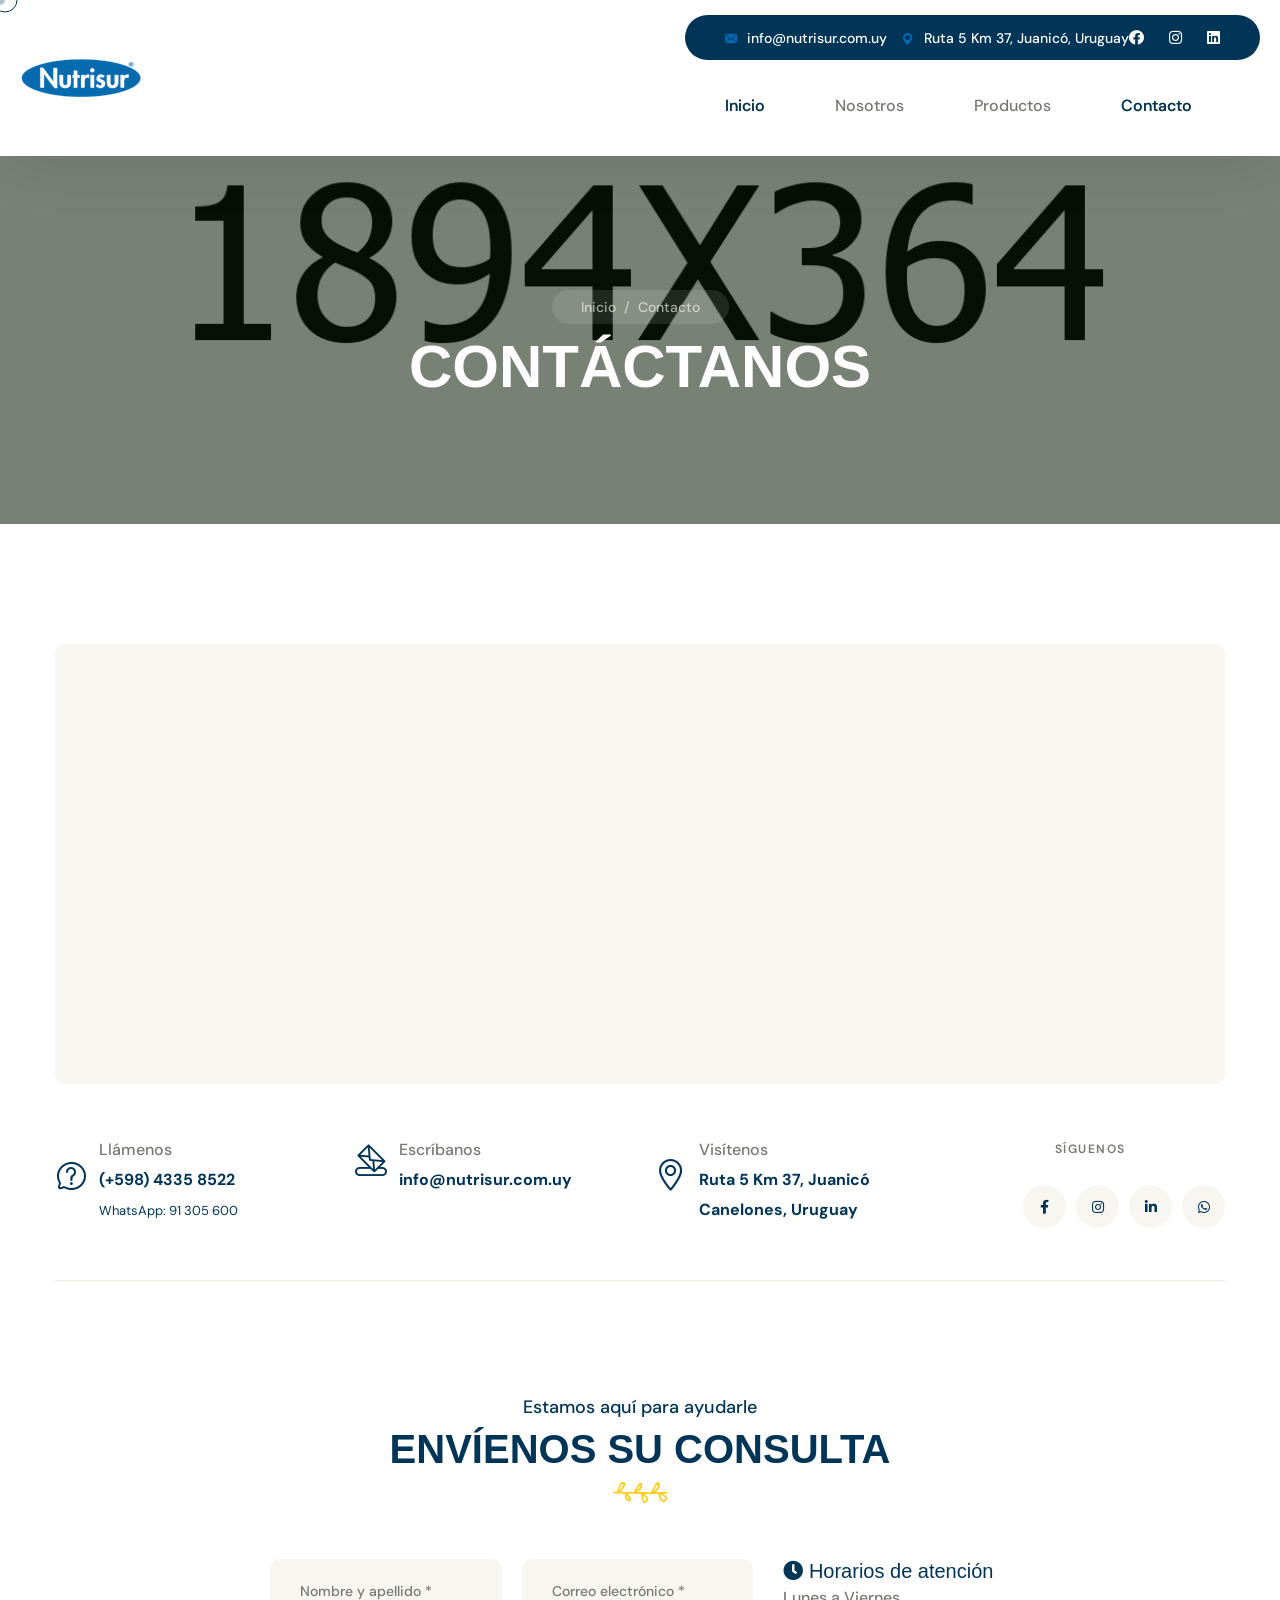
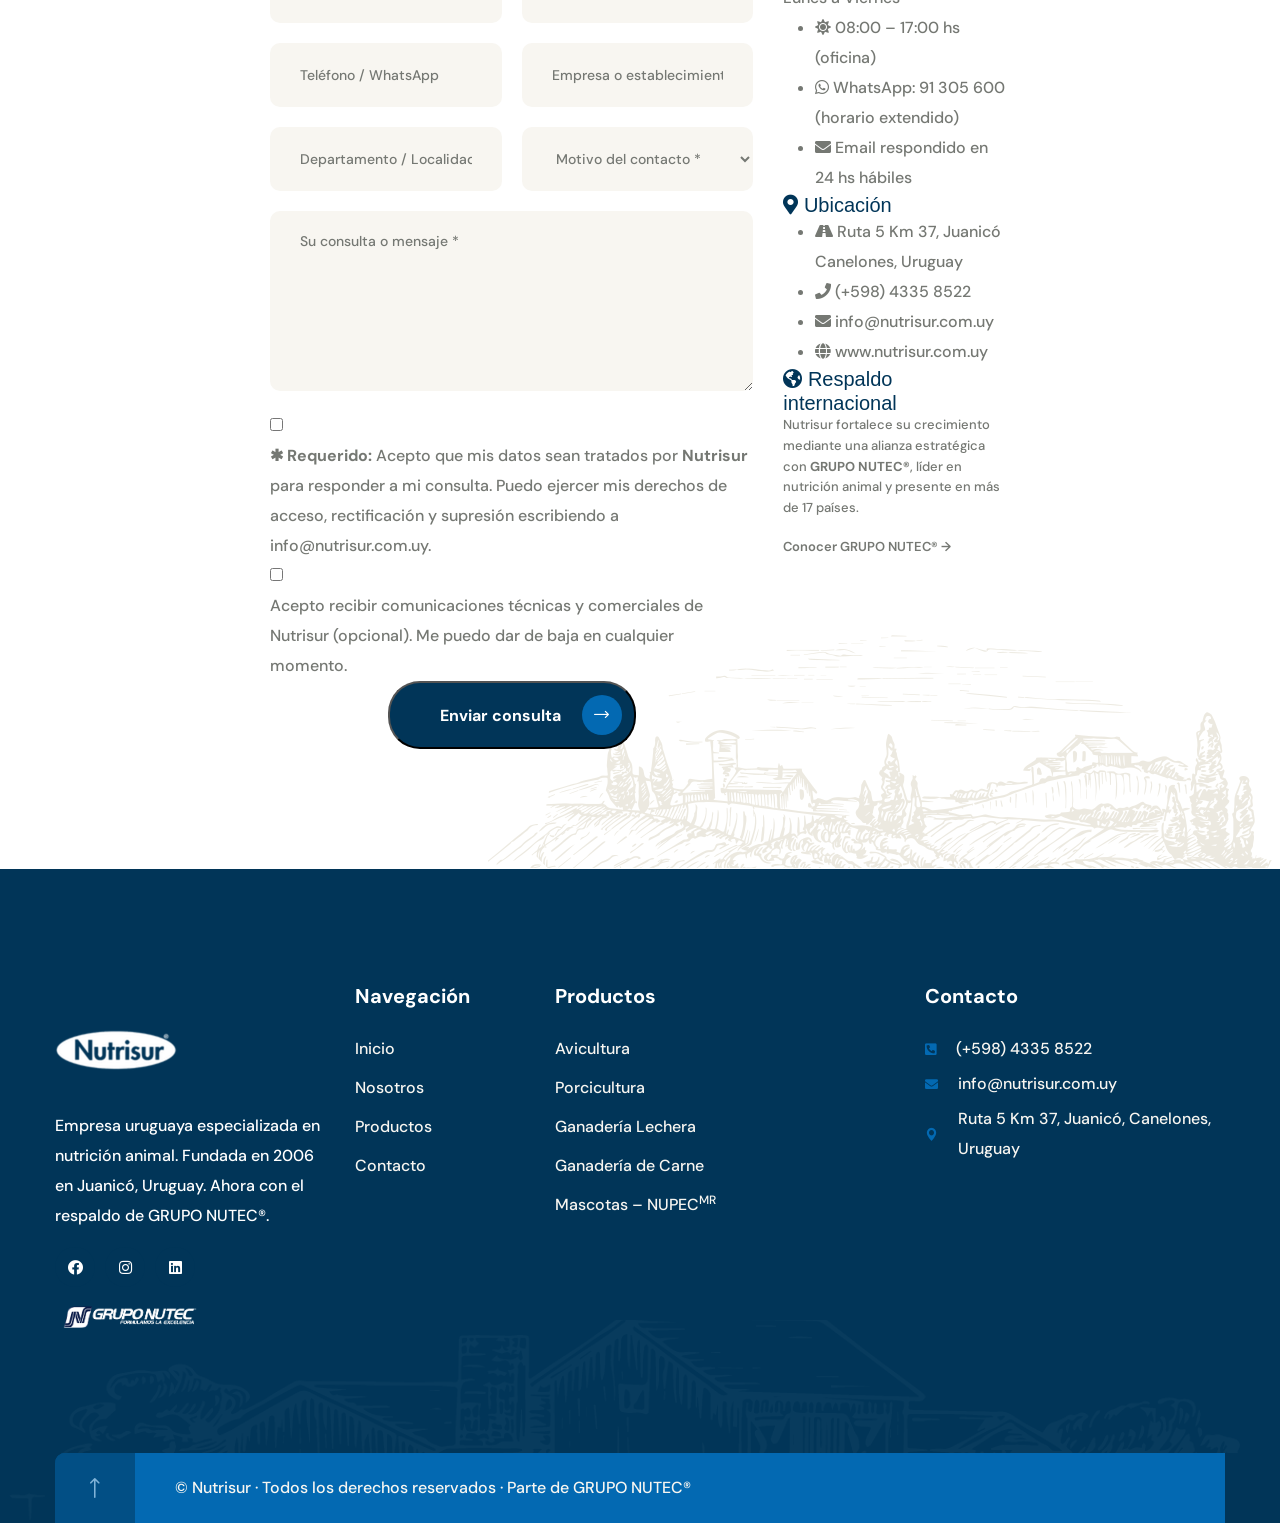
<file: contacto.html>
<!DOCTYPE html>
<html lang="en">

<head>
    <meta charset="UTF-8" />
    <meta name="viewport" content="width=device-width, initial-scale=1.0" />
    <title>  Nutrisur</title>
    <!-- favicons Icons -->
    <link rel="apple-touch-icon" sizes="180x180" href="assets/images/favicons/apple-touch-icon.png" />
    <link rel="icon" type="image/png" sizes="32x32" href="assets/images/favicons/favicon-32x32.png" />
    <link rel="icon" type="image/png" sizes="16x16" href="assets/images/favicons/favicon-16x16.png" />
    <link rel="manifest" href="assets/images/favicons/site.webmanifest" />
    <meta name="description" content="Agrion HTML 5 Template " />

    <!-- fonts -->
    <link rel="preconnect" href="https://fonts.googleapis.com">

    <link rel="preconnect" href="https://fonts.gstatic.com" crossorigin>

    <link
        href="https://fonts.googleapis.com/css2?family=DM+Sans:ital,wght@0,400;0,500;0,700;1,400;1,500;1,700&display=swap"
        rel="stylesheet">
    <link href="https://fonts.googleapis.com/css2?family=Amatic+SC:wght@400;700&display=swap" rel="stylesheet">

    <link rel="stylesheet" href="assets/vendors/bootstrap/css/bootstrap.min.css" />
    <link rel="stylesheet" href="assets/vendors/animate/animate.min.css" />
    <link rel="stylesheet" href="assets/vendors/animate/custom-animate.css" />
    <link rel="stylesheet" href="assets/vendors/fontawesome/css/all.min.css" />
    <link rel="stylesheet" href="assets/vendors/jarallax/jarallax.css" />
    <link rel="stylesheet" href="assets/vendors/jquery-magnific-popup/jquery.magnific-popup.css" />
    <link rel="stylesheet" href="assets/vendors/nouislider/nouislider.min.css" />
    <link rel="stylesheet" href="assets/vendors/nouislider/nouislider.pips.css" />
    <link rel="stylesheet" href="assets/vendors/odometer/odometer.min.css" />
    <link rel="stylesheet" href="assets/vendors/swiper/swiper.min.css" />
    <link rel="stylesheet" href="assets/vendors/agrion-icons/style.css">
    <link rel="stylesheet" href="assets/vendors/tiny-slider/tiny-slider.min.css" />
    <link rel="stylesheet" href="assets/vendors/reey-font/stylesheet.css" />
    <link rel="stylesheet" href="assets/vendors/owl-carousel/owl.carousel.min.css" />
    <link rel="stylesheet" href="assets/vendors/owl-carousel/owl.theme.default.min.css" />
    <link rel="stylesheet" href="assets/vendors/bxslider/jquery.bxslider.css" />
    <link rel="stylesheet" href="assets/vendors/bootstrap-select/css/bootstrap-select.min.css" />
    <link rel="stylesheet" href="assets/vendors/vegas/vegas.min.css" />
    <link rel="stylesheet" href="assets/vendors/jquery-ui/jquery-ui.css" />
    <link rel="stylesheet" href="assets/vendors/timepicker/timePicker.css" />

    <!-- template styles -->
    <link rel="stylesheet" href="assets/css/agrion.css" />
    <link rel="stylesheet" href="assets/css/agrion-responsive.css" />


</head>

<body class="custom-cursor">

    <div class="custom-cursor__cursor"></div>
    <div class="custom-cursor__cursor-two"></div>





    <div class="preloader">
        <div class="preloader__image"></div>
    </div>
    <!-- /.preloader -->


    <div class="page-wrapper">
        <header class="main-header">
            <div class="main-header__wrapper">
                <div class="main-header__wrapper-inner">

                    <div class="main-header__logo">
                        <a href="index.html">
                            <img src="assets/images/resources/logo-1.png">
                        </a>
                    </div>

                    <div class="main-header__menu-box">
                        <div class="main-header__menu-box-top">
                            <ul class="list-unstyled main-header__contact-list">
                                <li>
                                    <div class="icon"><i class="icon-email"></i></div>
                                    <div class="text"><p><a href="mailto:info@nutrisur.com.uy">info@nutrisur.com.uy</a></p></div>
                                </li>
                                <li>
                                    <div class="icon"><i class="icon-pin"></i></div>
                                    <div class="text"><p>Ruta 5 Km 37, Juanicó, Uruguay</p></div>
                                </li>
                            </ul>
                            <div class="main-header__social">
                                <a href="#"><i class="fab fa-facebook"></i></a>
                                <a href="#"><i class="fab fa-instagram"></i></a>
                                <a href="https://www.linkedin.com/company/gruponutec" target="_blank"><i class="fab fa-linkedin"></i></a>
                            </div>
                        </div>

                        <div class="main-header__menu-box-bottom">
                            <nav class="main-menu">
                                <div class="main-menu__wrapper">
                                    <div class="main-menu__wrapper-inner">
                                        <div class="main-menu__left">
                                            <div class="main-menu__main-menu-box">
                                                <a href="#" class="mobile-nav__toggler"><i class="fa fa-bars"></i></a>
                                                <ul class="main-menu__list">
                                                    <li class="current"><a href="index.html">Inicio</a></li>
                                                    <li><a href="nosotros.html">Nosotros</a></li>
                                                    <li class="dropdown">
                                                        <a href="productos.html">Productos</a>
                                                        <ul class="shadow-box">
                                                            <li><a href="productos.html#aves">Avicultura</a></li>
                                                            <li><a href="productos.html#porcinos">Porcicultura</a></li>
                                                            <li><a href="productos.html#bovinos">Ganadería Lechera</a></li>
                                                            <li><a href="productos.html#carne">Ganadería de Carne</a></li>
                                                            <li><a href="productos.html#mascotas">Mascotas – NUPEC<sup>MR</sup></a></li>
                                                        </ul>
                                                    </li>
                                                    <li><a href="contacto.html">Contacto</a></li>
                                                </ul>
                                            </div>
                                        </div>
                                        <div class="main-menu__right">
                                            <div class="main-menu__search-cart-btn-box">
                                                <div class="main-menu__btn-box">
                                                    <a href="contacto.html" class="thm-btn main-menu__btn">Consultar <i class="icon-right-arrow"></i></a>
                                                </div>
                                            </div>
                                        </div>
                                    </div>
                                </div>
                            </nav>
                        </div>
                    </div>

                    <div class="main-header__phone-contact-box">
                        <div class="main-header__phone-number">
                            <a href="tel:+59843358522">(+598) 4335 8522</a>
                        </div>
                        <div class="main-header__call-box">
                            <div class="main-header__call-inner">
                                <div class="main-header__call-icon">
                                    <span class="fas fa-phone"></span>
                                </div>
                            </div>
                        </div>
                    </div>

                </div>
            </div>
        </header>

        <div class="stricky-header stricked-menu main-menu">
            <div class="stricky-header__logo">
                <a href="index.html">
                    <img src="assets/images/resources/logo-1.png" alt="Logo">
                </a>
            </div>
            <div class="sticky-header__content"></div><!-- /.sticky-header__content -->
        </div><!-- /.stricky-header -->

        <!--Page Header Start-->
        <section class="page-header">
            <div class="page-header-bg" style="background-image: url(assets/images/backgrounds/page-header-bg.jpg)">
            </div>
            <div class="container">
                <div class="page-header__inner">
                    <ul class="thm-breadcrumb list-unstyled">
                        <li><a href="index.html">Inicio</a></li>
                        <li><span>/</span></li>
                        <li>Contacto</li>
                    </ul>
                    <h2>Contáctanos</h2>
                </div>
            </div>
        </section>
        <!--Page Header End-->

        <!--Google Map Start-->
        <section class="google-map">
            <div class="container">

                <!-- Mapa — Ruta 5 Km 37, Juanicó, Canelones -->
                <div class="google-map-box">
                    <iframe
                        src="https://www.google.com/maps/embed?pb=!1m18!1m12!1m3!1d3272.5!2d-56.3000!3d-34.7200!2m3!1f0!2f0!3f0!3m2!1i1024!2i768!4f13.1!3m3!1m2!1s0x0%3A0x0!2zMzTCsDQzJzEyLjAiUyA1NsKwMTgnMDAuMCJX!5e0!3m2!1ses!2suy!4v1"
                        class="google-map__one"
                        allowfullscreen
                        loading="lazy"
                        referrerpolicy="no-referrer-when-downgrade"
                        title="Ubicación Nutrisur – Ruta 5 Km 37, Juanicó">
                    </iframe>
                </div>

                <!-- Tarjetas de contacto flotantes -->
                <div class="contact-details">
                    <div class="row">

                        <!-- Teléfonos -->
                        <div class="col-xl-3 col-lg-6 col-md-6">
                            <div class="contact-details__single">
                                <div class="contact-details__icon">
                                    <span class="icon-help"></span>
                                </div>
                                <div class="contact-details__text">
                                    <p>Llámenos</p>
                                    <h3>
                                        <a href="tel:+59843358522">(+598) 4335 8522</a><br>
                                        <a href="tel:+59891305600" style="font-size:13px; font-weight:400;">WhatsApp: 91 305 600</a>
                                    </h3>
                                </div>
                            </div>
                        </div>

                        <!-- Email -->
                        <div class="col-xl-3 col-lg-6 col-md-6">
                            <div class="contact-details__single">
                                <div class="contact-details__icon">
                                    <span class="icon-mailbox"></span>
                                </div>
                                <div class="contact-details__text">
                                    <p>Escríbanos</p>
                                    <h3>
                                        <a href="mailto:info@nutrisur.com.uy">info@nutrisur.com.uy</a>
                                    </h3>
                                </div>
                            </div>
                        </div>

                        <!-- Dirección -->
                        <div class="col-xl-3 col-lg-6 col-md-6">
                            <div class="contact-details__single contact-details__single-last">
                                <div class="contact-details__icon">
                                    <span class="icon-maps-and-flags"></span>
                                </div>
                                <div class="contact-details__text">
                                    <p>Visítenos</p>
                                    <h3>Ruta 5 Km 37, Juanicó<br>Canelones, Uruguay</h3>
                                </div>
                            </div>
                        </div>

                        <!-- Redes sociales -->
                        <div class="col-xl-3 col-lg-6 col-md-6">
                            <div class="contact-details__single" style="flex-direction:column; justify-content:center;">
                                <p style="font-size:12px; font-weight:600; text-transform:uppercase; letter-spacing:1.5px; color:var(--ns-gris); margin-bottom:12px;">Síguenos</p>
                                <div class="contact-details__social">
                                    <a href="#" aria-label="Facebook"><i class="fab fa-facebook-f"></i></a>
                                    <a href="#" aria-label="Instagram"><i class="fab fa-instagram"></i></a>
                                    <a href="https://www.linkedin.com/company/gruponutec" target="_blank" rel="noopener" aria-label="LinkedIn"><i class="fab fa-linkedin-in"></i></a>
                                    <a href="https://wa.me/59891305600" target="_blank" rel="noopener" aria-label="WhatsApp"><i class="fab fa-whatsapp"></i></a>
                                </div>
                            </div>
                        </div>

                    </div>
                </div>
                <!-- /.contact-details -->

            </div>
        </section>
        <!--Google Map End-->

        <!--Contact Two Start-->
        <section class="contact-two">
            <div class="contact-two__shape-1 float-bob-x">
                <img src="assets/images/shapes/contact-two-shape-1.png" alt="">
            </div>
            <div class="container">

                <div class="section-title text-center" style="margin-bottom:52px;">
                    <span class="section-title__tagline">Estamos aquí para ayudarle</span>
                    <h2 class="section-title__title">Envíenos su consulta</h2>
                    <div class="section-title__icon">
                        <img src="assets/images/icon/section-title-icon-1.png" alt="">
                    </div>
                </div>

                <div class="row">

                    <!-- ── FORMULARIO ── -->
                    <div class="col-xl-8 col-lg-7">
                        <div class="contact-two__form-box">
                            <form
                                action="assets/inc/sendemail.php"
                                class="contact-two__form contact-form-validated"
                                id="ns-contact-form"
                                novalidate="novalidate">

                                <div class="row">
                                    <!-- Nombre -->
                                    <div class="col-xl-6">
                                        <div class="contact-form__input-box">
                                            <input type="text" name="name" placeholder="Nombre y apellido *" required>
                                        </div>
                                    </div>
                                    <!-- Email -->
                                    <div class="col-xl-6">
                                        <div class="contact-form__input-box">
                                            <input type="email" name="email" placeholder="Correo electrónico *" required>
                                        </div>
                                    </div>
                                    <!-- Teléfono -->
                                    <div class="col-xl-6">
                                        <div class="contact-form__input-box">
                                            <input type="tel" name="phone" placeholder="Teléfono / WhatsApp">
                                        </div>
                                    </div>
                                    <!-- Empresa / establecimiento -->
                                    <div class="col-xl-6">
                                        <div class="contact-form__input-box">
                                            <input type="text" name="company" placeholder="Empresa o establecimiento">
                                        </div>
                                    </div>
                                    <!-- Departamento -->
                                    <div class="col-xl-6">
                                        <div class="contact-form__input-box">
                                            <input type="text" name="region" placeholder="Departamento / Localidad *" required>
                                        </div>
                                    </div>
                                    <!-- Motivo -->
                                    <div class="col-xl-6">
                                        <div class="contact-form__input-box">
                                            <select name="motivo" id="motivo" required>
                                                <option value="" disabled selected>Motivo del contacto *</option>
                                                <optgroup label="Fichas Técnicas">
                                                    <option value="fiche-nutribroiler">Ficha técnica – Nutribroiler</option>
                                                    <option value="fiche-nutrilayer">Ficha técnica – Nutrilayer</option>
                                                    <option value="fiche-nutripig">Ficha técnica – Nutripig</option>
                                                </optgroup>
                                                <optgroup label="Consultas por Rubro">
                                                    <option value="avicultura">Avicultura</option>
                                                    <option value="porcinos">Porcicultura</option>
                                                    <option value="lechero">Ganadería Lechera</option>
                                                    <option value="carne">Ganadería de Carne</option>
                                                    <option value="feed-solutions">Feed Solutions</option>
                                                    <option value="nupec">Mascotas – NUPEC<sup>MR</sup></option>
                                                </optgroup>
                                                <optgroup label="Otros">
                                                    <option value="comercial">Información comercial / Precios</option>
                                                    <option value="soporte">Soporte técnico-nutricional</option>
                                                    <option value="candidatura">Candidatura a un puesto</option>
                                                    <option value="otro">Otro</option>
                                                </optgroup>
                                            </select>
                                        </div>
                                    </div>
                                    <!-- Mensaje -->
                                    <div class="col-xl-12">
                                        <div class="contact-form__input-box text-message-box">
                                            <textarea name="message" placeholder="Su consulta o mensaje *" required></textarea>
                                        </div>
                                    </div>
                                </div>

                                <!-- RGPD consent obligatorio -->
                                <div class="ns-rgpd">
                                    <input type="checkbox" id="rgpd_consent" name="rgpd_consent" required>
                                    <label for="rgpd_consent">
                                        <strong>✱ Requerido:</strong> Acepto que mis datos sean tratados por <strong>Nutrisur</strong> para responder a mi consulta. Puedo ejercer mis derechos de acceso, rectificación y supresión escribiendo a <a href="mailto:info@nutrisur.com.uy">info@nutrisur.com.uy</a>.
                                    </label>
                                </div>

                                <!-- Marketing consent opcional -->
                                <div class="ns-rgpd" style="border-left-color: var(--ns-border);">
                                    <input type="checkbox" id="marketing_consent" name="marketing_consent">
                                    <label for="marketing_consent">
                                        Acepto recibir comunicaciones técnicas y comerciales de Nutrisur (opcional). Me puedo dar de baja en cualquier momento.
                                    </label>
                                </div>

                                <div class="contact-form__btn-box">
                                    <button type="submit" class="thm-btn contact-two__btn">
                                        Enviar consulta <i class="icon-right-arrow"></i>
                                    </button>
                                </div>

                                <!-- Mensajes de resultado -->
                                <!-- <div class="form-result success" id="form-success">
                                    ✓ Mensaje enviado correctamente. Nuestro equipo le responderá a la brevedad.
                                </div>
                                <div class="form-result error" id="form-error">
                                    ✗ Hubo un error al enviar el mensaje. Por favor intente nuevamente o escríbanos a info@nutrisur.com.uy.
                                </div> -->

                            </form>
                        </div>
                    </div>

                    <!-- ── INFO LATERAL ── -->
                    <div class="col-xl-4 col-lg-5">
                        <div class="ns-contact-aside">

                            <!-- Horarios -->
                            <div class="ns-aside-block">
                                <h5><i class="fas fa-clock"></i> Horarios de atención</h5>
                                <span class="ns-horario">Lunes a Viernes</span>
                                <ul class="ns-aside-list">
                                    <li>
                                        <i class="fas fa-sun"></i>
                                        <span>08:00 – 17:00 hs (oficina)</span>
                                    </li>
                                    <li>
                                        <i class="fab fa-whatsapp"></i>
                                        <span>WhatsApp: <a href="https://wa.me/59891305600">91 305 600</a> (horario extendido)</span>
                                    </li>
                                    <li>
                                        <i class="fas fa-envelope"></i>
                                        <span>Email respondido en 24 hs hábiles</span>
                                    </li>
                                </ul>
                            </div>

                            <!-- Datos de contacto directos -->
                            <div class="ns-aside-block">
                                <h5><i class="fas fa-map-marker-alt"></i> Ubicación</h5>
                                <ul class="ns-aside-list">
                                    <li>
                                        <i class="fas fa-road"></i>
                                        <span>Ruta 5 Km 37, Juanicó<br>Canelones, Uruguay</span>
                                    </li>
                                    <li>
                                        <i class="fas fa-phone"></i>
                                        <a href="tel:+59843358522">(+598) 4335 8522</a>
                                    </li>
                                    <li>
                                        <i class="fas fa-envelope"></i>
                                        <a href="mailto:info@nutrisur.com.uy">info@nutrisur.com.uy</a>
                                    </li>
                                    <li>
                                        <i class="fas fa-globe"></i>
                                        <a href="https://www.nutrisur.com.uy" target="_blank" rel="noopener">www.nutrisur.com.uy</a>
                                    </li>
                                </ul>
                            </div>

                            <!-- CTA ficha técnica rápida -->
                            <!-- <div class="ns-aside-block" style="background:var(--ns-azul); border-color:var(--ns-azul);">
                                <h5 style="color:#fff;"><i style="background:rgba(255,255,255,.15);" class="fas fa-file-alt"></i> ¿Busca una ficha técnica?</h5>
                                <p style="font-size:13px; color:rgba(255,255,255,.8); margin-bottom:16px; line-height:1.6;">
                                    Seleccione el producto en el formulario o contáctenos directamente por WhatsApp para recibir la ficha en PDF.
                                </p>
                                <a href="https://wa.me/59891305600?text=Hola,%20solicito%20la%20ficha%20técnica%20de%20"
                                   target="_blank" rel="noopener"
                                   class="thm-btn"
                                   style="background:#fff !important; color:var(--ns-azul) !important; font-size:13px; padding:10px 20px;">
                                    <i class="fab fa-whatsapp" style="margin-right:6px;"></i> Pedir por WhatsApp
                                </a>
                            </div> -->

                            <!-- GRUPO NUTEC® -->
                            <div class="ns-aside-block" style="border-top-color:var(--ns-azul-claro);">
                                <h5><i class="fas fa-globe-americas"></i> Respaldo internacional</h5>
                                <p style="font-size:13px; color:var(--ns-gris-medio); margin:0 0 12px; line-height:1.6;">
                                    Nutrisur fortalece su crecimiento mediante una alianza estratégica con <strong style="color:var(--ns-azul);">GRUPO NUTEC®</strong>, líder en nutrición animal y presente en más de 17 países.
                                </p>
                                <a href="https://www.gponutec.com" target="_blank" rel="noopener"
                                   style="font-size:13px; color:var(--ns-azul-claro); text-decoration:none; font-weight:600;">
                                    Conocer GRUPO NUTEC® →
                                </a>
                            </div>

                        </div>
                    </div>
                    <!-- /.col -->

                </div>
                <!-- /.row -->

            </div>
        </section>
        <!--Contact Two End-->

        <!--Site Footer Start-->
        <footer class="site-footer">
            <div class="site-footer__top">
                <div class="site-footer__top-inner">
                    <div class="site-footer-shape-1 float-bob-x"
                        style="background-image: url(assets/images/shapes/site-footer-shape-1.png);"></div>
                    <div class="container">
                        <div class="row">
                            <div class="col-xl-3 col-lg-6 col-md-6 wow fadeInUp" data-wow-delay="100ms">
                                <div class="footer-widget__column footer-widget__about">
                                    <div class="footer-widget__logo">
                                        <a href="index.html">
                                            <img src="assets/images/resources/logo-2.png" alt="">
                                        </a>
                                    </div>
                                    <p class="footer-widget__about-text">Empresa uruguaya especializada en
                                        nutrición animal. Fundada en 2006 en Juanicó, Uruguay. Ahora con el respaldo de
                                        GRUPO NUTEC®.</p>
                                    <div class="site-footer__social" style="margin-top:16px;">
                                        <a href="#"><i class="fab fa-facebook"></i></a>
                                        <a href="#"><i class="fab fa-instagram"></i></a>
                                        <a href="https://www.linkedin.com/company/gruponutec" target="_blank"><i
                                                class="fab fa-linkedin"></i></a>
                                    </div>
                                    <div class="footer-widget__logo">
                                        <a href="index.html">
                                            <img src="assets/images/resources/GRUPO_NUTEC_LOGOTIPO_OFF.png"
                                                style="height: 60px;" alt="">
                                        </a>
                                    </div>
                                </div>
                            </div>
                            <div class="col-xl-2 col-lg-6 col-md-6 wow fadeInUp" data-wow-delay="200ms">
                                <div class="footer-widget__column footer-widget__links">
                                    <div class="footer-widget__title-box">
                                        <h3 class="footer-widget__title">Navegación</h3>
                                    </div>
                                    <ul class="footer-widget__Explore-list  list-unstyled">
                                        <li><a href="index.html">Inicio</a></li>
                                        <li><a href="nosotros.html">Nosotros</a></li>
                                        <li><a href="productos.html">Productos</a></li>
                                        <li><a href="contacto.html">Contacto</a></li>
                                    </ul>
                                </div>
                            </div>
                            <div class="col-xl-3 col-lg-6 col-md-6 wow fadeInUp" data-wow-delay="300ms">
                                <div class="footer-widget__column footer-widget__links">
                                    <div class="footer-widget__title-box">
                                        <h3 class="footer-widget__title">Productos</h3>
                                    </div>
                                    <ul class="footer-widget__Explore-list  list-unstyled">
                                        <li><a href="productos.html#aves">Avicultura</a></li>
                                        <li><a href="productos.html#porcinos">Porcicultura</a></li>
                                        <li><a href="productos.html#bovinos">Ganadería Lechera</a></li>
                                        <li><a href="productos.html#carne">Ganadería de Carne</a></li>
                                        <li><a href="productos.html#mascotas">Mascotas – NUPEC<sup>MR</sup></a></li>
                                    </ul>
                                </div>
                            </div>
                            <div class="col-xl-4 col-lg-6 col-md-6 wow fadeInUp" data-wow-delay="400ms">
                                <div class="footer-widget__column footer-widget__Contact">
                                    <div class="footer-widget__title-box">
                                        <h3 class="footer-widget__title">Contacto</h3>
                                    </div>
                                    <ul class="footer-widget__Contact-list list-unstyled">
                                        <li>
                                            <div class="icon"><span class="fas fa-phone-square-alt"></span></div>
                                            <div class="text">
                                                <p><a href="tel:+59843358522">(+598) 4335 8522</a></p>
                                            </div>
                                        </li>
                                        <li>
                                            <div class="icon"><span class="fas fa-envelope"></span></div>
                                            <div class="text">
                                                <p><a href="mailto:info@nutrisur.com.uy">info@nutrisur.com.uy</a></p>
                                            </div>
                                        </li>
                                        <li>
                                            <div class="icon"><span class="icon-pin"></span></div>
                                            <div class="text">
                                                <p>Ruta 5 Km 37, Juanicó, Canelones, Uruguay</p>
                                            </div>
                                        </li>
                                    </ul>
                                </div>
                            </div>
                        </div>
                    </div>
                </div>
            </div>
            <div class="site-footer__bottom">
                <div class="container">
                    <div class="row">
                        <div class="col-xl-12">
                            <div class="site-footer__bottom-inner">
                                <p class="site-footer__bottom-text">© <span id="footer-year"></span> Nutrisur · Todos
                                    los derechos reservados · Parte de <a href="https://www.gponutec.com"
                                        target="_blank">GRUPO NUTEC®</a></p>
                                <div class="site-footer__bottom-scroll">
                                    <a href="#" data-target="html" class="scroll-to-target scroll-to-top"><i
                                            class="icon-up-arrow"></i></a>
                                </div>
                            </div>
                        </div>
                    </div>
                </div>
            </div>
        </footer>
        <!--Site Footer End-->


    </div><!-- /.page-wrapper -->


    <div class="mobile-nav__wrapper">
        <div class="mobile-nav__overlay mobile-nav__toggler"></div>
        <!-- /.mobile-nav__overlay -->
        <div class="mobile-nav__content">
            <span class="mobile-nav__close mobile-nav__toggler"><i class="fa fa-times"></i></span>

            <div class="logo-box">
                <a href="index.html" aria-label="logo image"><img src="assets/images/resources/logo-2.png" width="143"
                        alt="" /></a>
            </div>
            <!-- /.logo-box -->
            <div class="mobile-nav__container"></div>
            <!-- /.mobile-nav__container -->

            <ul class="mobile-nav__contact list-unstyled">
                <li>
                    <i class="fa fa-envelope"></i>
                    <a href="mailto:needhelp@packageName__.com">needhelp@agrion.com</a>
                </li>
                <li>
                    <i class="fa fa-phone-alt"></i>
                    <a href="tel:666-888-0000">666 888 0000</a>
                </li>
            </ul><!-- /.mobile-nav__contact -->
            <div class="mobile-nav__top">
                <div class="mobile-nav__social">
                    <a href="#" class="fab fa-twitter"></a>
                    <a href="#" class="fab fa-facebook-square"></a>
                    <a href="#" class="fab fa-pinterest-p"></a>
                    <a href="#" class="fab fa-instagram"></a>
                </div><!-- /.mobile-nav__social -->
            </div><!-- /.mobile-nav__top -->



        </div>
        <!-- /.mobile-nav__content -->
    </div>
    <!-- /.mobile-nav__wrapper -->

    <div class="search-popup">
        <div class="search-popup__overlay search-toggler"></div>
        <!-- /.search-popup__overlay -->
        <div class="search-popup__content">
            <form action="#">
                <label for="search" class="sr-only">search here</label><!-- /.sr-only -->
                <input type="text" id="search" placeholder="Search Here..." />
                <button type="submit" aria-label="search submit" class="thm-btn">
                    <i class="icon-magnifying-glass"></i>
                </button>
            </form>
        </div>
        <!-- /.search-popup__content -->
    </div>
    <!-- /.search-popup -->



    <script src="assets/vendors/jquery/jquery-3.6.0.min.js"></script>
    <script src="assets/vendors/bootstrap/js/bootstrap.bundle.min.js"></script>
    <script src="assets/vendors/jarallax/jarallax.min.js"></script>
    <script src="assets/vendors/jquery-ajaxchimp/jquery.ajaxchimp.min.js"></script>
    <script src="assets/vendors/jquery-appear/jquery.appear.min.js"></script>
    <script src="assets/vendors/jquery-circle-progress/jquery.circle-progress.min.js"></script>
    <script src="assets/vendors/jquery-magnific-popup/jquery.magnific-popup.min.js"></script>
    <script src="assets/vendors/jquery-validate/jquery.validate.min.js"></script>
    <script src="assets/vendors/nouislider/nouislider.min.js"></script>
    <script src="assets/vendors/odometer/odometer.min.js"></script>
    <script src="assets/vendors/swiper/swiper.min.js"></script>
    <script src="assets/vendors/tiny-slider/tiny-slider.min.js"></script>
    <script src="assets/vendors/wnumb/wNumb.min.js"></script>
    <script src="assets/vendors/wow/wow.js"></script>
    <script src="assets/vendors/isotope/isotope.js"></script>
    <script src="assets/vendors/countdown/countdown.min.js"></script>
    <script src="assets/vendors/owl-carousel/owl.carousel.min.js"></script>
    <script src="assets/vendors/bxslider/jquery.bxslider.min.js"></script>
    <script src="assets/vendors/bootstrap-select/js/bootstrap-select.min.js"></script>
    <script src="assets/vendors/vegas/vegas.min.js"></script>
    <script src="assets/vendors/jquery-ui/jquery-ui.js"></script>
    <script src="assets/vendors/timepicker/timePicker.js"></script>
    <script src="assets/vendors/circleType/jquery.circleType.js"></script>
    <script src="assets/vendors/circleType/jquery.lettering.min.js"></script>




    <!-- template js -->
    <script src="assets/js/agrion.js"></script>
</body>

</html>
</file>
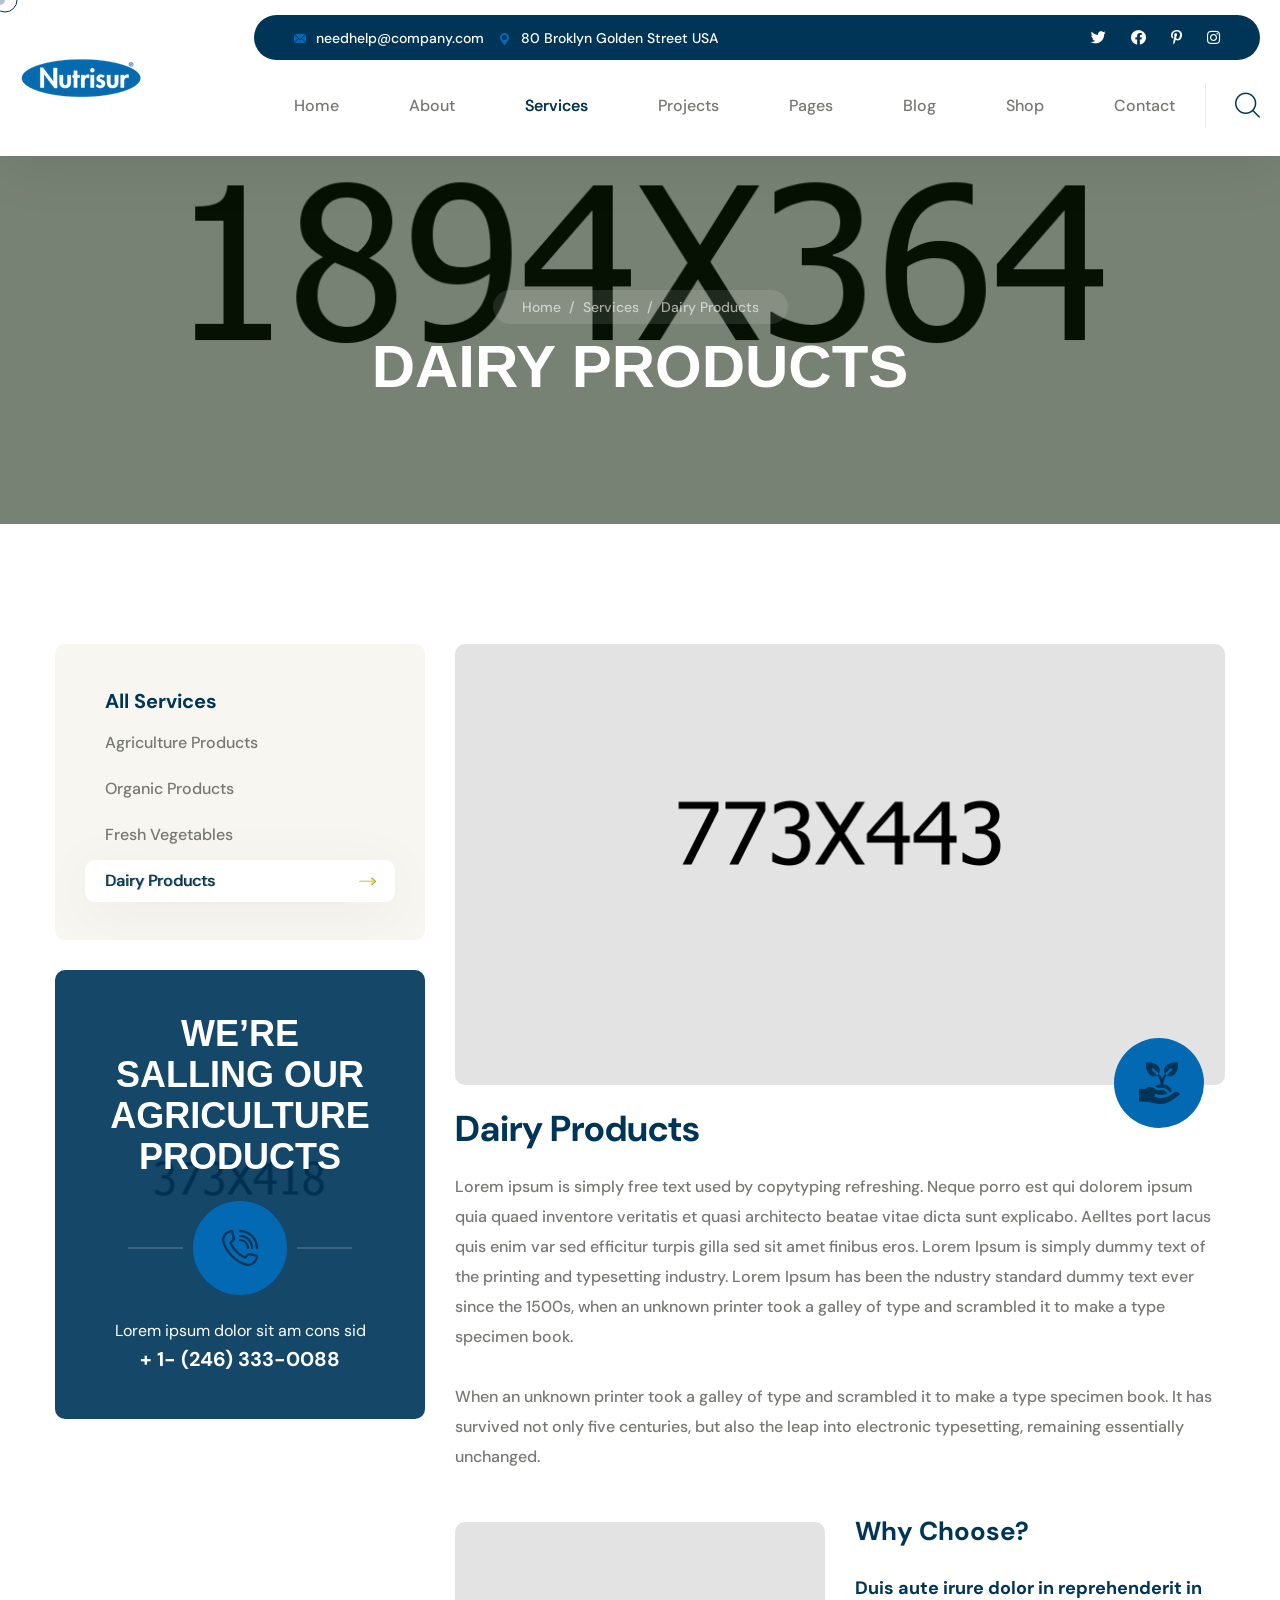
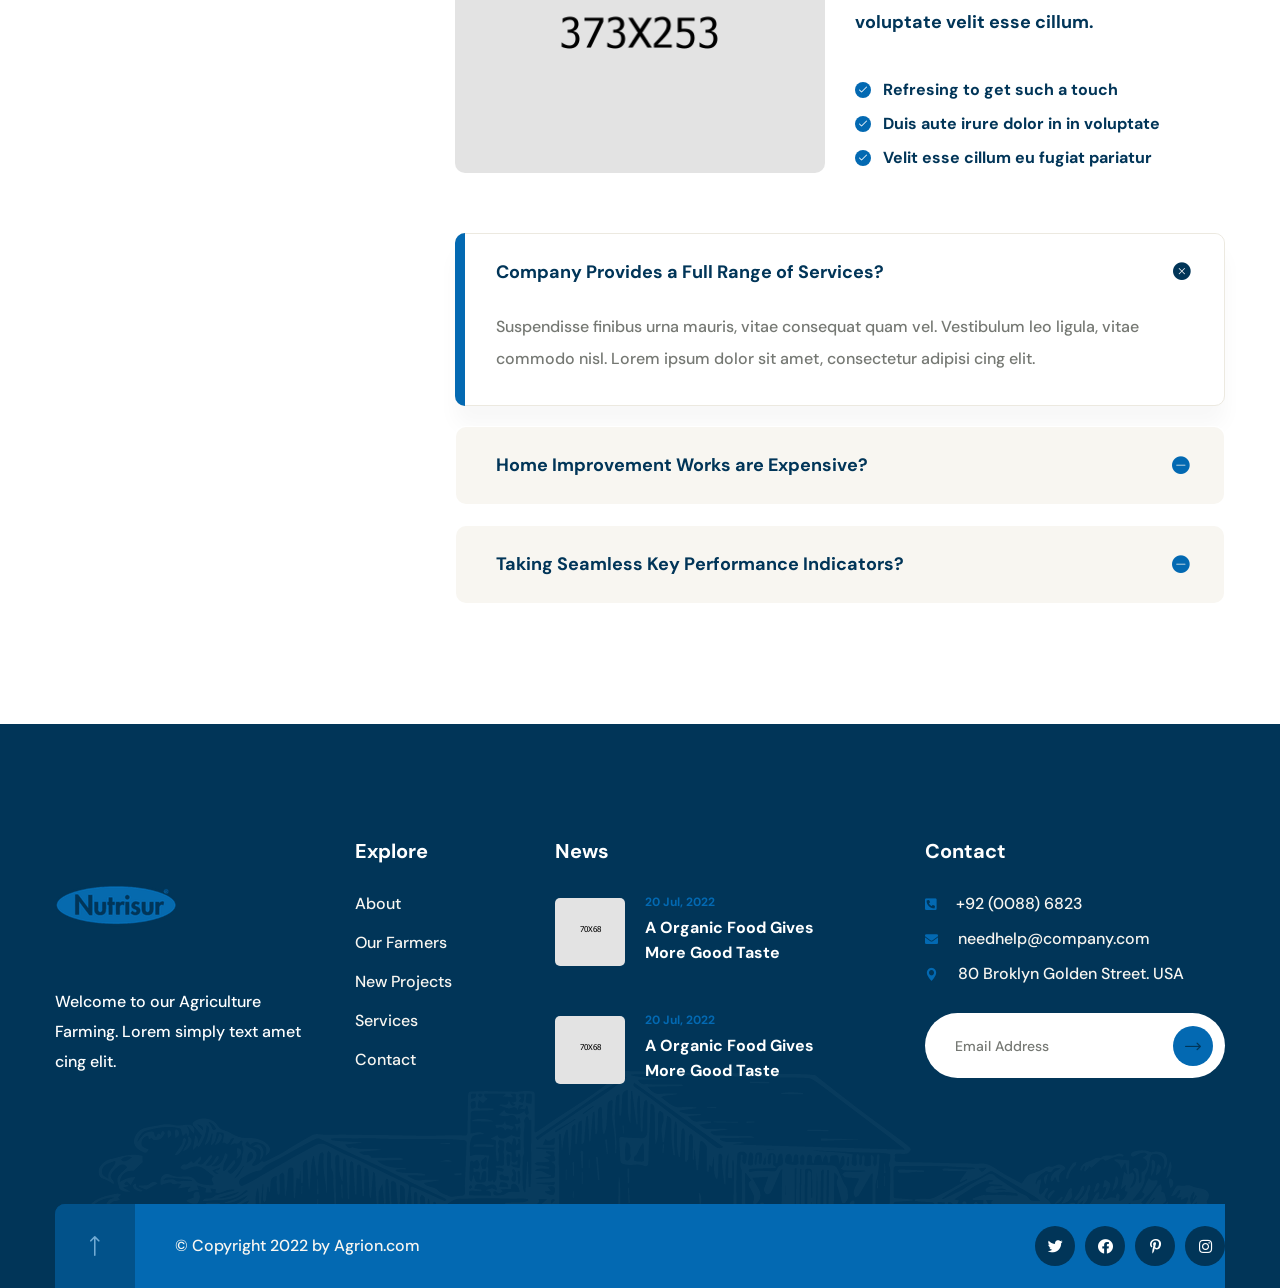
<file: dairy-products.html>
<!DOCTYPE html>
<html lang="en">

<head>
    <meta charset="UTF-8" />
    <meta name="viewport" content="width=device-width, initial-scale=1.0" />
    <title> Dairy Products || Agrion || Agrion HTML 5 Template </title>
    <!-- favicons Icons -->
    <link rel="apple-touch-icon" sizes="180x180" href="assets/images/favicons/apple-touch-icon.png" />
    <link rel="icon" type="image/png" sizes="32x32" href="assets/images/favicons/favicon-32x32.png" />
    <link rel="icon" type="image/png" sizes="16x16" href="assets/images/favicons/favicon-16x16.png" />
    <link rel="manifest" href="assets/images/favicons/site.webmanifest" />
    <meta name="description" content="Agrion HTML 5 Template " />

    <!-- fonts -->
    <link rel="preconnect" href="https://fonts.googleapis.com">

    <link rel="preconnect" href="https://fonts.gstatic.com" crossorigin>

    <link
        href="https://fonts.googleapis.com/css2?family=DM+Sans:ital,wght@0,400;0,500;0,700;1,400;1,500;1,700&display=swap"
        rel="stylesheet">
    <link href="https://fonts.googleapis.com/css2?family=Amatic+SC:wght@400;700&display=swap" rel="stylesheet">

    <link rel="stylesheet" href="assets/vendors/bootstrap/css/bootstrap.min.css" />
    <link rel="stylesheet" href="assets/vendors/animate/animate.min.css" />
    <link rel="stylesheet" href="assets/vendors/animate/custom-animate.css" />
    <link rel="stylesheet" href="assets/vendors/fontawesome/css/all.min.css" />
    <link rel="stylesheet" href="assets/vendors/jarallax/jarallax.css" />
    <link rel="stylesheet" href="assets/vendors/jquery-magnific-popup/jquery.magnific-popup.css" />
    <link rel="stylesheet" href="assets/vendors/nouislider/nouislider.min.css" />
    <link rel="stylesheet" href="assets/vendors/nouislider/nouislider.pips.css" />
    <link rel="stylesheet" href="assets/vendors/odometer/odometer.min.css" />
    <link rel="stylesheet" href="assets/vendors/swiper/swiper.min.css" />
    <link rel="stylesheet" href="assets/vendors/agrion-icons/style.css">
    <link rel="stylesheet" href="assets/vendors/tiny-slider/tiny-slider.min.css" />
    <link rel="stylesheet" href="assets/vendors/reey-font/stylesheet.css" />
    <link rel="stylesheet" href="assets/vendors/owl-carousel/owl.carousel.min.css" />
    <link rel="stylesheet" href="assets/vendors/owl-carousel/owl.theme.default.min.css" />
    <link rel="stylesheet" href="assets/vendors/bxslider/jquery.bxslider.css" />
    <link rel="stylesheet" href="assets/vendors/bootstrap-select/css/bootstrap-select.min.css" />
    <link rel="stylesheet" href="assets/vendors/vegas/vegas.min.css" />
    <link rel="stylesheet" href="assets/vendors/jquery-ui/jquery-ui.css" />
    <link rel="stylesheet" href="assets/vendors/timepicker/timePicker.css" />

    <!-- template styles -->
    <link rel="stylesheet" href="assets/css/agrion.css" />
    <link rel="stylesheet" href="assets/css/agrion-responsive.css" />
</head>

<body class="custom-cursor">

    <div class="custom-cursor__cursor"></div>
    <div class="custom-cursor__cursor-two"></div>





    <div class="preloader">
        <div class="preloader__image"></div>
    </div>
    <!-- /.preloader -->


    <div class="page-wrapper">
        <header class="main-header">
            <div class="main-header__wrapper">
                <div class="main-header__wrapper-inner">
                    <div class="main-header__logo">
                        <a href="index.html"><img src="assets/images/resources/logo-1.png" alt=""></a>
                    </div>
                    <div class="main-header__menu-box">
                        <div class="main-header__menu-box-top">
                            <ul class="list-unstyled main-header__contact-list">
                                <li>
                                    <div class="icon">
                                        <i class="icon-email"></i>
                                    </div>
                                    <div class="text">
                                        <p><a href="mailto:needhelp@company.com">needhelp@company.com</a></p>
                                    </div>
                                </li>
                                <li>
                                    <div class="icon">
                                        <i class="icon-pin"></i>
                                    </div>
                                    <div class="text">
                                        <p>80 Broklyn Golden Street USA</p>
                                    </div>
                                </li>
                            </ul>
                            <div class="main-header__social">
                                <a href="#"><i class="fab fa-twitter"></i></a>
                                <a href="#"><i class="fab fa-facebook"></i></a>
                                <a href="#"><i class="fab fa-pinterest-p"></i></a>
                                <a href="#"><i class="fab fa-instagram"></i></a>
                            </div>
                        </div>
                        <div class="main-header__menu-box-bottom">
                            <nav class="main-menu">
                                <div class="main-menu__wrapper">
                                    <div class="main-menu__wrapper-inner">
                                        <div class="main-menu__left">
                                            <div class="main-menu__main-menu-box">
                                                <a href="#" class="mobile-nav__toggler"><i class="fa fa-bars"></i></a>
                                                <ul class="main-menu__list">
                                                    <li class="dropdown megamenu">
                                                        <a href="index.html">Home </a>
                                                        <ul>
                                                            <li>
                                                                <section class="home-showcase">
                                                                    <div class="container">
                                                                        <div class="home-showcase__inner">
                                                                            <div class="row">
                                                                                <div class="col-lg-3">
                                                                                    <div class="home-showcase__item">
                                                                                        <div
                                                                                            class="home-showcase__image">
                                                                                            <img src="assets/images/home-showcase/home-showcase-1-1.jpg"
                                                                                                alt="">
                                                                                            <div
                                                                                                class="home-showcase__buttons">
                                                                                                <a href="index.html"
                                                                                                    class="thm-btn home-showcase__buttons__item">Multi
                                                                                                    Page</a>
                                                                                                <a href="index-one-page.html"
                                                                                                    class="thm-btn home-showcase__buttons__item">One
                                                                                                    Page</a>
                                                                                            </div>
                                                                                            <!-- /.home-showcase__buttons -->
                                                                                        </div>
                                                                                        <!-- /.home-showcase__image -->
                                                                                        <h3
                                                                                            class="home-showcase__title">
                                                                                            Home
                                                                                            page
                                                                                            01</h3>
                                                                                        <!-- /.home-showcase__title -->
                                                                                    </div><!-- /.home-showcase__item -->
                                                                                </div><!-- /.col-lg-3 -->
                                                                                <div class="col-lg-3">
                                                                                    <div class="home-showcase__item">
                                                                                        <div
                                                                                            class="home-showcase__image">
                                                                                            <img src="assets/images/home-showcase/home-showcase-1-2.jpg"
                                                                                                alt="">
                                                                                            <div
                                                                                                class="home-showcase__buttons">
                                                                                                <a href="index2.html"
                                                                                                    class="thm-btn home-showcase__buttons__item">Multi
                                                                                                    Page</a>
                                                                                                <a href="index2-one-page.html"
                                                                                                    class="thm-btn home-showcase__buttons__item">One
                                                                                                    Page</a>
                                                                                            </div>
                                                                                            <!-- /.home-showcase__buttons -->
                                                                                        </div>
                                                                                        <!-- /.home-showcase__image -->
                                                                                        <h3
                                                                                            class="home-showcase__title">
                                                                                            Home
                                                                                            page
                                                                                            02
                                                                                        </h3>
                                                                                        <!-- /.home-showcase__title -->
                                                                                    </div><!-- /.home-showcase__item -->
                                                                                </div><!-- /.col-lg-3 -->
                                                                                <div class="col-lg-3">
                                                                                    <div class="home-showcase__item">
                                                                                        <div
                                                                                            class="home-showcase__image">
                                                                                            <img src="assets/images/home-showcase/home-showcase-1-3.jpg"
                                                                                                alt="">
                                                                                            <div
                                                                                                class="home-showcase__buttons">
                                                                                                <a href="index3.html"
                                                                                                    class="thm-btn home-showcase__buttons__item">Multi
                                                                                                    Page</a>
                                                                                                <a href="index3-one-page.html"
                                                                                                    class="thm-btn home-showcase__buttons__item">One
                                                                                                    Page</a>
                                                                                            </div>
                                                                                            <!-- /.home-showcase__buttons -->
                                                                                        </div>
                                                                                        <!-- /.home-showcase__image -->
                                                                                        <h3
                                                                                            class="home-showcase__title">
                                                                                            Home
                                                                                            page
                                                                                            03
                                                                                        </h3>
                                                                                        <!-- /.home-showcase__title -->
                                                                                    </div><!-- /.home-showcase__item -->
                                                                                </div><!-- /.col-lg-3 -->
                                                                                <div class="col-lg-3">
                                                                                    <div class="home-showcase__item">
                                                                                        <div
                                                                                            class="home-showcase__image">
                                                                                            <img src="assets/images/home-showcase/home-showcase-1-4.jpg"
                                                                                                alt="">
                                                                                            <div
                                                                                                class="home-showcase__buttons">
                                                                                                <a href="index-dark.html"
                                                                                                    class="thm-btn home-showcase__buttons__item">View
                                                                                                    Page</a>
                                                                                            </div>
                                                                                            <!-- /.home-showcase__buttons -->
                                                                                        </div>
                                                                                        <!-- /.home-showcase__image -->
                                                                                        <h3
                                                                                            class="home-showcase__title">
                                                                                            Home
                                                                                            page
                                                                                            04
                                                                                        </h3>
                                                                                        <!-- /.home-showcase__title -->
                                                                                    </div><!-- /.home-showcase__item -->
                                                                                </div><!-- /.col-lg-3 -->
                                                                            </div><!-- /.row -->
                                                                        </div><!-- /.home-showcase__inner -->

                                                                    </div><!-- /.container -->
                                                                </section>
                                                            </li>
                                                        </ul>
                                                    </li>
                                                    <li>
                                                        <a href="about.html">About</a>
                                                    </li>
                                                    <li class="dropdown current">
                                                        <a href="#">Services</a>
                                                        <ul class="shadow-box">
                                                            <li><a href="services.html">Services</a>
                                                            </li>
                                                            <li><a href="services-carousel.html">Services Carousel</a>
                                                            </li>
                                                            <li><a href="agriculture-products.html">Agriculture
                                                                    Products</a></li>
                                                            <li><a href="organic-products.html">Organic Products</a>
                                                            </li>
                                                            <li><a href="fresh-vegetables.html">Fresh Vegetables</a>
                                                            </li>
                                                            <li><a href="dairy-products.html">Dairy Products</a></li>
                                                        </ul>
                                                    </li>
                                                    <li class="dropdown">
                                                        <a href="#">Projects</a>
                                                        <ul class="shadow-box">
                                                            <li><a href="project-01.html">Projects 01</a></li>
                                                            <li><a href="project-02.html">Projects 02</a></li>
                                                            <li><a href="project-carousel.html">Project Carousel</a>
                                                            </li>
                                                            <li><a href="project-details.html">Project Details</a></li>
                                                        </ul>
                                                    </li>
                                                    <li class="dropdown">
                                                        <a href="#">Pages</a>
                                                        <ul class="shadow-box">
                                                            <li><a href="farmers.html">Farmers</a></li>
                                                            <li><a href="farmers-carousel.html">Farmers Carousel</a>
                                                            </li>
                                                            <li><a href="testimonials.html">Testimonials</a></li>
                                                            <li><a href="testimonials-carousel.html">Testimonial
                                                                    Carousel</a></li>
                                                            <li><a href="faq.html">FAQs</a></li>
                                                            <li><a href="404.html">404 Error</a></li>
                                                        </ul>
                                                    </li>
                                                    <li class="dropdown">
                                                        <a href="#">Blog</a>
                                                        <ul class="shadow-box">
                                                            <li><a href="blog.html">Blog</a></li>
                                                            <li><a href="blog-carousel.html">Blog Carousel</a></li>
                                                            <li><a href="blog-sidebar.html">Blog Sidebar</a></li>
                                                            <li><a href="blog-details.html">Blog Details</a></li>
                                                        </ul>
                                                    </li>
                                                    <li class="dropdown">
                                                        <a href="#">Shop</a>
                                                        <ul class="shadow-box">
                                                            <li><a href="products.html">Products</a></li>
                                                            <li><a href="product-details.html">Product Details</a></li>
                                                            <li><a href="cart.html">Cart</a></li>
                                                            <li><a href="checkout.html">Checkout</a></li>
                                                        </ul>
                                                    </li>
                                                    <li>
                                                        <a href="contact.html">Contact</a>
                                                    </li>
                                                </ul>
                                            </div>
                                        </div>
                                        <div class="main-menu__right">
                                            <div class="main-menu__search-cart-btn-box">
                                                <div class="main-menu__search-box">
                                                    <a href="#"
                                                        class="main-menu__search search-toggler icon-magnifying-glass"></a>
                                                </div>
                                                <div class="main-menu__cart-box">
                                                    <a href="cart.html" class="main-menu__cart icon-shopping-cart"></a>
                                                </div>
                                                <div class="main-menu__btn-box">
                                                    <a href="contact.html" class="thm-btn main-menu__btn">Get Free Quote
                                                        <i class="icon-right-arrow"></i> </a>
                                                </div>
                                            </div>
                                        </div>
                                    </div>
                                </div>
                            </nav>
                        </div>
                    </div>
                    <div class="main-header__phone-contact-box">
                        <div class="main-header__phone-number">
                            <a href="tel:9200886823">+92 (0088) 6823</a>
                        </div>
                        <div class="main-header__call-box">
                            <div class="main-header__call-inner">
                                <div class="main-header__call-icon">
                                    <span class="fas fa-phone"></span>
                                </div>
                            </div>
                        </div>
                    </div>
                </div>
            </div>
        </header>

        <div class="stricky-header stricked-menu main-menu">
            <div class="sticky-header__content"></div><!-- /.sticky-header__content -->
        </div><!-- /.stricky-header -->

        <!--Page Header Start-->
        <section class="page-header">
            <div class="page-header-bg" style="background-image: url(assets/images/backgrounds/page-header-bg.jpg)">
            </div>
            <div class="container">
                <div class="page-header__inner">
                    <ul class="thm-breadcrumb list-unstyled">
                        <li><a href="index.html">Home</a></li>
                        <li><span>/</span></li>
                        <li><a href="services.html">Services</a></li>
                        <li><span>/</span></li>
                        <li>Dairy Products</li>
                    </ul>
                    <h2>Dairy Products</h2>
                </div>
            </div>
        </section>
        <!--Page Header End-->

        <!--Services Details Start-->
        <div class="services-details">
            <div class="container">
                <div class="row">
                    <div class="col-xl-4 col-lg-5">
                        <div class="services-details__left">
                            <div class="sidebar__single sidebar__category">
                                <h3 class="sidebar__title">All Services</h3>
                                <ul class="sidebar__category-list list-unstyled">
                                    <li><a href="agriculture-products.html">Agriculture Products<span
                                                class="icon-right-arrow"></span></a>
                                    </li>
                                    <li><a href="organic-products.html">Organic Products<span
                                                class="icon-right-arrow"></span></a></li>
                                    <li><a href="fresh-vegetables.html">Fresh Vegetables<span
                                                class="icon-right-arrow"></span></a>
                                    </li>
                                    <li class="active"><a href="dairy-products.html">Dairy Products<span
                                                class="icon-right-arrow"></span></a>
                                    </li>
                                </ul>
                            </div>
                            <div class="services-details__need-help">
                                <div class="services-details__need-help-bg"
                                    style="background-image: url(assets/images/services/services-details-need-help-bg.jpg);">
                                </div>
                                <h3 class="services-details__need-help-title">We’re Salling our <br> agriculture <br>
                                    products</h3>
                                <div class="services-details__need-help-icon">
                                    <span class="icon-phone-ringing"></span>
                                </div>
                                <div class="services-details__need-help-contact">
                                    <p>Lorem ipsum dolor sit am cons sid</p>
                                    <a href="tel:12463330088">+ 1- (246) 333-0088</a>
                                </div>
                            </div>
                        </div>
                    </div>
                    <div class="col-xl-8 col-lg-7">
                        <div class="services-details__right">
                            <div class="services-details__content-box">
                                <div class="services-details__img">
                                    <img src="assets/images/services/services-details-img-4.jpg" alt="">
                                    <div class="services-details__img-icon">
                                        <span class="icon-organic-food"></span>
                                    </div>
                                </div>
                                <h3 class="services-details__title">Dairy Products</h3>
                                <p class="services-details__text-1">Lorem ipsum is simply free text used by copytyping
                                    refreshing. Neque porro est qui dolorem ipsum quia quaed inventore veritatis et
                                    quasi architecto beatae vitae dicta sunt explicabo. Aelltes port lacus quis enim var
                                    sed efficitur turpis gilla sed sit amet finibus eros. Lorem Ipsum is simply dummy
                                    text of the printing and typesetting industry. Lorem Ipsum has been the ndustry
                                    standard dummy text ever since the 1500s, when an unknown printer took a galley of
                                    type and scrambled it to make a type specimen book.</p>
                                <p class="services-details__text-2">When an unknown printer took a galley of type and
                                    scrambled it to make a type specimen book. It has survived not only five centuries,
                                    but also the leap into electronic typesetting, remaining essentially unchanged. </p>
                            </div>
                            <div class="service-details__choose">
                                <div class="row">
                                    <div class="col-xl-6">
                                        <div class="service-details__choose-img">
                                            <img src="assets/images/services/service-details-benefit-img.jpg" alt="">
                                        </div>
                                    </div>
                                    <div class="col-xl-6">
                                        <div class="service-details__choose-content">
                                            <h4 class="service-details__choose-title">Why Choose?</h4>
                                            <p class="service-details__choose-text">Duis aute irure dolor in
                                                reprehenderit in voluptate velit esse cillum.</p>
                                            <ul class="list-unstyled service-details__choose-points">
                                                <li>
                                                    <div class="icon">
                                                        <i class="icon-tick"></i>
                                                    </div>
                                                    <div class="text">
                                                        <p>Refresing to get such a touch</p>
                                                    </div>
                                                </li>
                                                <li>
                                                    <div class="icon">
                                                        <i class="icon-tick"></i>
                                                    </div>
                                                    <div class="text">
                                                        <p>Duis aute irure dolor in in voluptate</p>
                                                    </div>
                                                </li>
                                                <li>
                                                    <div class="icon">
                                                        <i class="icon-tick"></i>
                                                    </div>
                                                    <div class="text">
                                                        <p>Velit esse cillum eu fugiat pariatur</p>
                                                    </div>
                                                </li>
                                            </ul>
                                        </div>
                                    </div>
                                </div>
                            </div>
                            <div class="service-details__faq">
                                <div class="accrodion-grp" data-grp-name="faq-one-accrodion">
                                    <div class="accrodion active">
                                        <div class="accrodion-title">
                                            <h4>Company Provides a Full Range of Services?</h4>
                                        </div>
                                        <div class="accrodion-content">
                                            <div class="inner">
                                                <p>Suspendisse finibus urna mauris, vitae consequat quam vel. Vestibulum
                                                    leo
                                                    ligula, vitae commodo nisl. Lorem ipsum dolor sit amet, consectetur
                                                    adipisi cing elit.</p>
                                            </div><!-- /.inner -->
                                        </div>
                                    </div>
                                    <div class="accrodion">
                                        <div class="accrodion-title">
                                            <h4>Home Improvement Works are Expensive?</h4>
                                        </div>
                                        <div class="accrodion-content">
                                            <div class="inner">
                                                <p>Suspendisse finibus urna mauris, vitae consequat quam vel. Vestibulum
                                                    leo
                                                    ligula, vitae commodo nisl. Lorem ipsum dolor sit amet, consectetur
                                                    adipisi cing elit.</p>
                                            </div><!-- /.inner -->
                                        </div>
                                    </div>
                                    <div class="accrodion">
                                        <div class="accrodion-title">
                                            <h4>Taking Seamless Key Performance Indicators?</h4>
                                        </div>
                                        <div class="accrodion-content">
                                            <div class="inner">
                                                <p>Suspendisse finibus urna mauris, vitae consequat quam vel. Vestibulum
                                                    leo
                                                    ligula, vitae commodo nisl. Lorem ipsum dolor sit amet, consectetur
                                                    adipisi cing elit.</p>
                                            </div><!-- /.inner -->
                                        </div>
                                    </div>
                                </div>
                            </div>
                        </div>
                    </div>
                </div>
            </div>
        </div>
        <!--Services Details End-->

        <!--Site Footer Start-->
        <footer class="site-footer">
            <div class="site-footer__top">
                <div class="container">
                    <div class="site-footer__top-inner">
                        <div class="site-footer-shape-1 float-bob-x"
                            style="background-image: url(assets/images/shapes/site-footer-shape-1.png);"></div>
                        <div class="row">
                            <div class="col-xl-3 col-lg-6 col-md-6 wow fadeInUp" data-wow-delay="100ms">
                                <div class="footer-widget__column footer-widget__about">
                                    <div class="footer-widget__logo">
                                        <a href="index.html"><img src="assets/images/resources/footer-logo.png"
                                                alt=""></a>
                                    </div>
                                    <div class="footer-widget__about-text-box">
                                        <p class="footer-widget__about-text">Welcome to our Agriculture Farming. Lorem
                                            simply text amet cing elit.</p>
                                    </div>
                                </div>
                            </div>
                            <div class="col-xl-2 col-lg-6 col-md-6 wow fadeInUp" data-wow-delay="200ms">
                                <div class="footer-widget__column footer-widget__Explore">
                                    <div class="footer-widget__title-box">
                                        <h3 class="footer-widget__title">Explore</h3>
                                    </div>
                                    <ul class="footer-widget__Explore-list list-unstyled">
                                        <li><a href="about.html">About</a></li>
                                        <li><a href="farmers.html">Our Farmers</a></li>
                                        <li><a href="project-01.html">New Projects</a></li>
                                        <li><a href="services.html">Services</a></li>
                                        <li><a href="contact.html">Contact</a></li>
                                    </ul>
                                </div>
                            </div>
                            <div class="col-xl-3 col-lg-6 col-md-6 wow fadeInUp" data-wow-delay="300ms">
                                <div class="footer-widget__column footer-widget__news">
                                    <div class="footer-widget__title-box">
                                        <h3 class="footer-widget__title">News</h3>
                                    </div>
                                    <ul class="footer-widget__news-list list-unstyled">
                                        <li>
                                            <div class="footer-widget__news-img">
                                                <img src="assets/images/resources/footer-widget-news-img-1.jpg" alt="">
                                            </div>
                                            <div class="footer-widget__news-content">
                                                <p class="footer-widget__news-date">20 Jul, 2022</p>
                                                <h5 class="footer-widget__news-sub-title"><a href="blog-details.html">A
                                                        Organic Food
                                                        Gives
                                                        More Good Taste</a></h5>
                                            </div>
                                        </li>
                                        <li>
                                            <div class="footer-widget__news-img">
                                                <img src="assets/images/resources/footer-widget-news-img-2.jpg" alt="">
                                            </div>
                                            <div class="footer-widget__news-content">
                                                <p class="footer-widget__news-date">20 Jul, 2022</p>
                                                <h5 class="footer-widget__news-sub-title"><a href="blog-details.html">A
                                                        Organic Food
                                                        Gives
                                                        More Good Taste</a></h5>
                                            </div>
                                        </li>
                                    </ul>
                                </div>
                            </div>
                            <div class="col-xl-4 col-lg-6 col-md-6 wow fadeInUp" data-wow-delay="400ms">
                                <div class="footer-widget__column footer-widget__Contact">
                                    <div class="footer-widget__title-box">
                                        <h3 class="footer-widget__title">Contact</h3>
                                    </div>
                                    <ul class="footer-widget__Contact-list list-unstyled">
                                        <li>
                                            <div class="icon">
                                                <span class="fas fa-phone-square-alt"></span>
                                            </div>
                                            <div class="text">
                                                <p><a href="tel:9200886823">+92 (0088) 6823</a></p>
                                            </div>
                                        </li>
                                        <li>
                                            <div class="icon">
                                                <span class="fas fa-envelope"></span>
                                            </div>
                                            <div class="text">
                                                <p><a href="mailto:needhelp@company.com">needhelp@company.com</a></p>
                                            </div>
                                        </li>
                                        <li>
                                            <div class="icon">
                                                <span class="icon-pin"></span>
                                            </div>
                                            <div class="text">
                                                <p>80 Broklyn Golden Street. USA</p>
                                            </div>
                                        </li>
                                    </ul>
                                    <form class="footer-widget__Contact-form">
                                        <div class="footer-widget__Contact-input-box">
                                            <input type="email" placeholder="Email Address" name="email">
                                            <button type="submit" class="footer-widget__Contact-btn"><i
                                                    class="icon-right-arrow"></i></button>
                                        </div>
                                    </form>
                                </div>
                            </div>
                        </div>
                    </div>
                </div>
            </div>
            <div class="site-footer__bottom">
                <div class="container">
                    <div class="row">
                        <div class="col-xl-12">
                            <div class="site-footer__bottom-inner">
                                <p class="site-footer__bottom-text">© Copyright 2022 by <a href="#">Agrion.com</a></p>
                                <div class="site-footer__social">
                                    <a href="#"><i class="fab fa-twitter"></i></a>
                                    <a href="#"><i class="fab fa-facebook"></i></a>
                                    <a href="#"><i class="fab fa-pinterest-p"></i></a>
                                    <a href="#"><i class="fab fa-instagram"></i></a>
                                </div>
                                <div class="site-footer__bottom-scroll">
                                    <a href="#" data-target="html" class="scroll-to-target scroll-to-top"><i
                                            class="icon-up-arrow"></i></a>
                                </div>
                            </div>
                        </div>
                    </div>
                </div>
            </div>
        </footer>
        <!--Site Footer End-->


    </div><!-- /.page-wrapper -->


    <div class="mobile-nav__wrapper">
        <div class="mobile-nav__overlay mobile-nav__toggler"></div>
        <!-- /.mobile-nav__overlay -->
        <div class="mobile-nav__content">
            <span class="mobile-nav__close mobile-nav__toggler"><i class="fa fa-times"></i></span>

            <div class="logo-box">
                <a href="index.html" aria-label="logo image"><img src="assets/images/resources/logo-2.png" width="122"
                        alt="" /></a>
            </div>
            <!-- /.logo-box -->
            <div class="mobile-nav__container"></div>
            <!-- /.mobile-nav__container -->

            <ul class="mobile-nav__contact list-unstyled">
                <li>
                    <i class="fa fa-envelope"></i>
                    <a href="mailto:needhelp@packageName__.com">needhelp@agrion.com</a>
                </li>
                <li>
                    <i class="fa fa-phone-alt"></i>
                    <a href="tel:666-888-0000">666 888 0000</a>
                </li>
            </ul><!-- /.mobile-nav__contact -->
            <div class="mobile-nav__top">
                <div class="mobile-nav__social">
                    <a href="#" class="fab fa-twitter"></a>
                    <a href="#" class="fab fa-facebook-square"></a>
                    <a href="#" class="fab fa-pinterest-p"></a>
                    <a href="#" class="fab fa-instagram"></a>
                </div><!-- /.mobile-nav__social -->
            </div><!-- /.mobile-nav__top -->



        </div>
        <!-- /.mobile-nav__content -->
    </div>
    <!-- /.mobile-nav__wrapper -->

    <div class="search-popup">
        <div class="search-popup__overlay search-toggler"></div>
        <!-- /.search-popup__overlay -->
        <div class="search-popup__content">
            <form action="#">
                <label for="search" class="sr-only">search here</label><!-- /.sr-only -->
                <input type="text" id="search" placeholder="Search Here..." />
                <button type="submit" aria-label="search submit" class="thm-btn">
                    <i class="icon-magnifying-glass"></i>
                </button>
            </form>
        </div>
        <!-- /.search-popup__content -->
    </div>
    <!-- /.search-popup -->



    <script src="assets/vendors/jquery/jquery-3.6.0.min.js"></script>
    <script src="assets/vendors/bootstrap/js/bootstrap.bundle.min.js"></script>
    <script src="assets/vendors/jarallax/jarallax.min.js"></script>
    <script src="assets/vendors/jquery-ajaxchimp/jquery.ajaxchimp.min.js"></script>
    <script src="assets/vendors/jquery-appear/jquery.appear.min.js"></script>
    <script src="assets/vendors/jquery-circle-progress/jquery.circle-progress.min.js"></script>
    <script src="assets/vendors/jquery-magnific-popup/jquery.magnific-popup.min.js"></script>
    <script src="assets/vendors/jquery-validate/jquery.validate.min.js"></script>
    <script src="assets/vendors/nouislider/nouislider.min.js"></script>
    <script src="assets/vendors/odometer/odometer.min.js"></script>
    <script src="assets/vendors/swiper/swiper.min.js"></script>
    <script src="assets/vendors/tiny-slider/tiny-slider.min.js"></script>
    <script src="assets/vendors/wnumb/wNumb.min.js"></script>
    <script src="assets/vendors/wow/wow.js"></script>
    <script src="assets/vendors/isotope/isotope.js"></script>
    <script src="assets/vendors/countdown/countdown.min.js"></script>
    <script src="assets/vendors/owl-carousel/owl.carousel.min.js"></script>
    <script src="assets/vendors/bxslider/jquery.bxslider.min.js"></script>
    <script src="assets/vendors/bootstrap-select/js/bootstrap-select.min.js"></script>
    <script src="assets/vendors/vegas/vegas.min.js"></script>
    <script src="assets/vendors/jquery-ui/jquery-ui.js"></script>
    <script src="assets/vendors/timepicker/timePicker.js"></script>
    <script src="assets/vendors/circleType/jquery.circleType.js"></script>
    <script src="assets/vendors/circleType/jquery.lettering.min.js"></script>




    <!-- template js -->
    <script src="assets/js/agrion.js"></script>
</body>

</html>
</file>
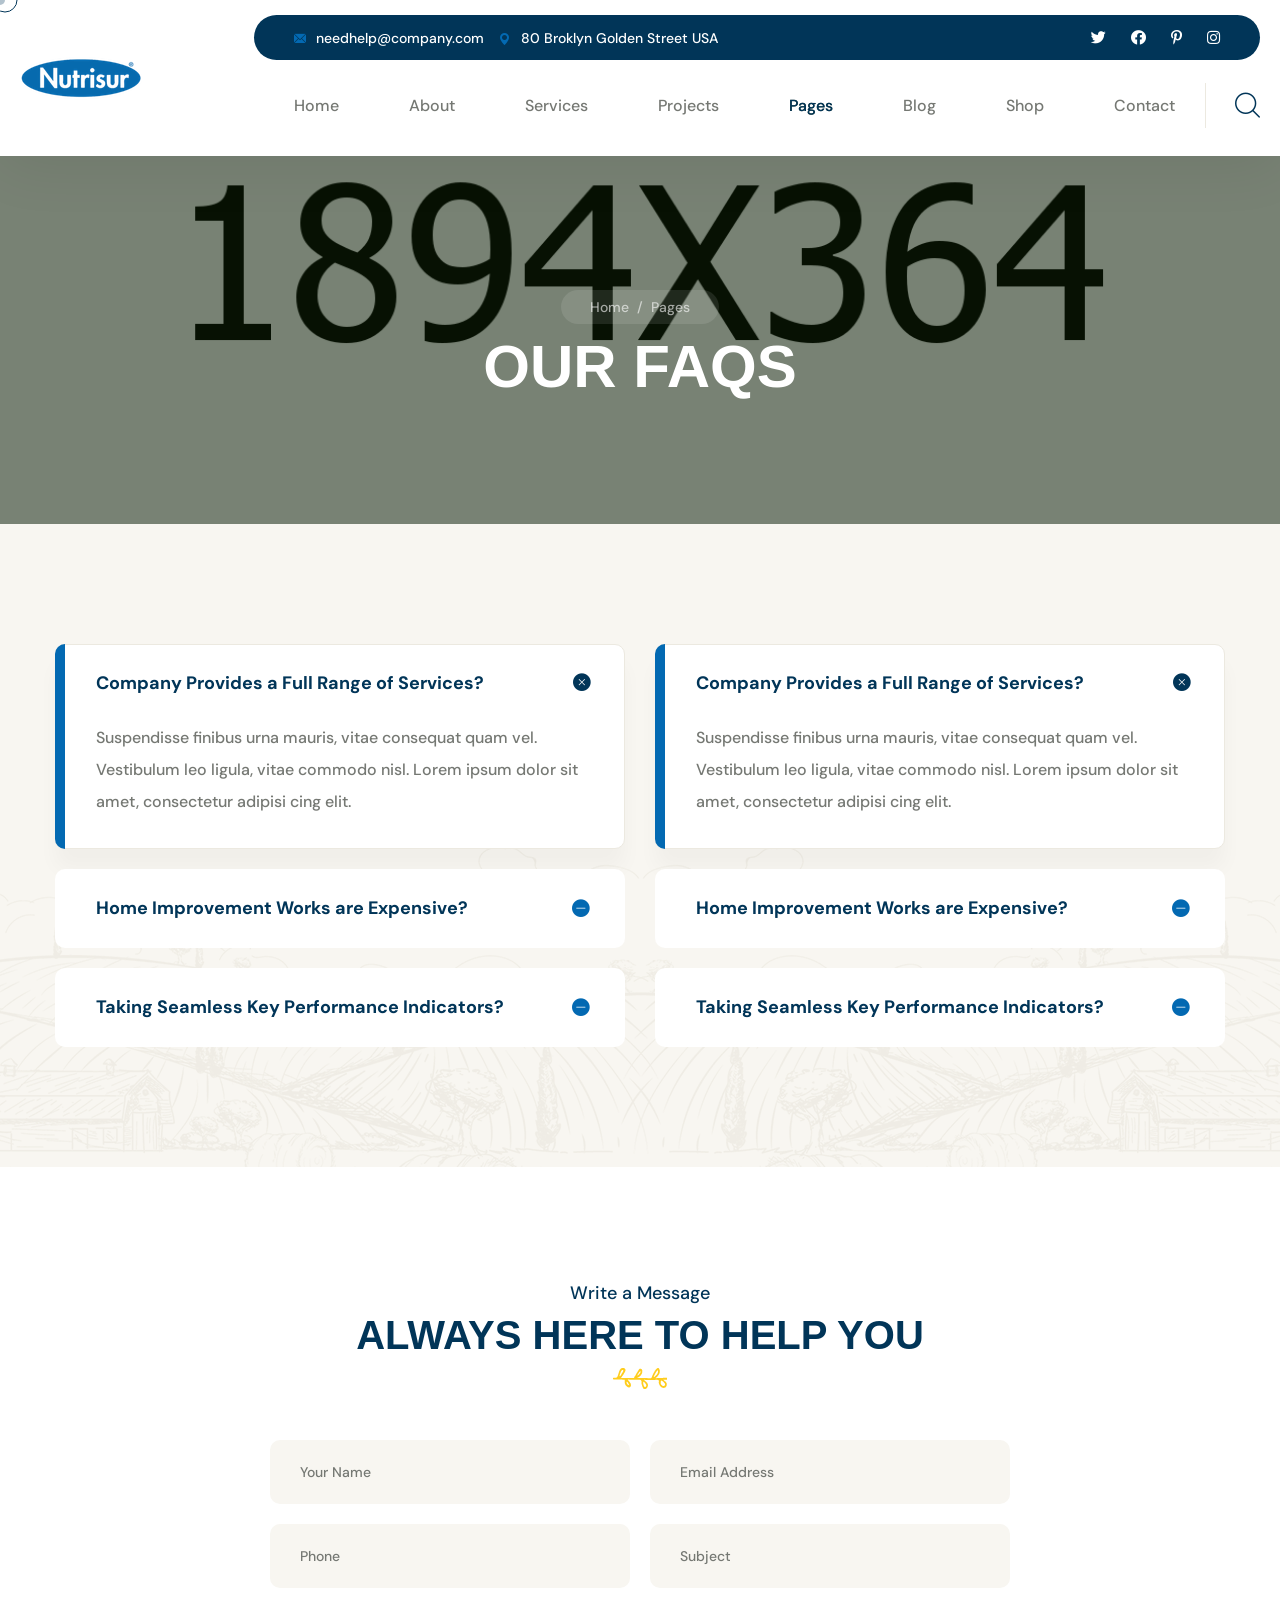
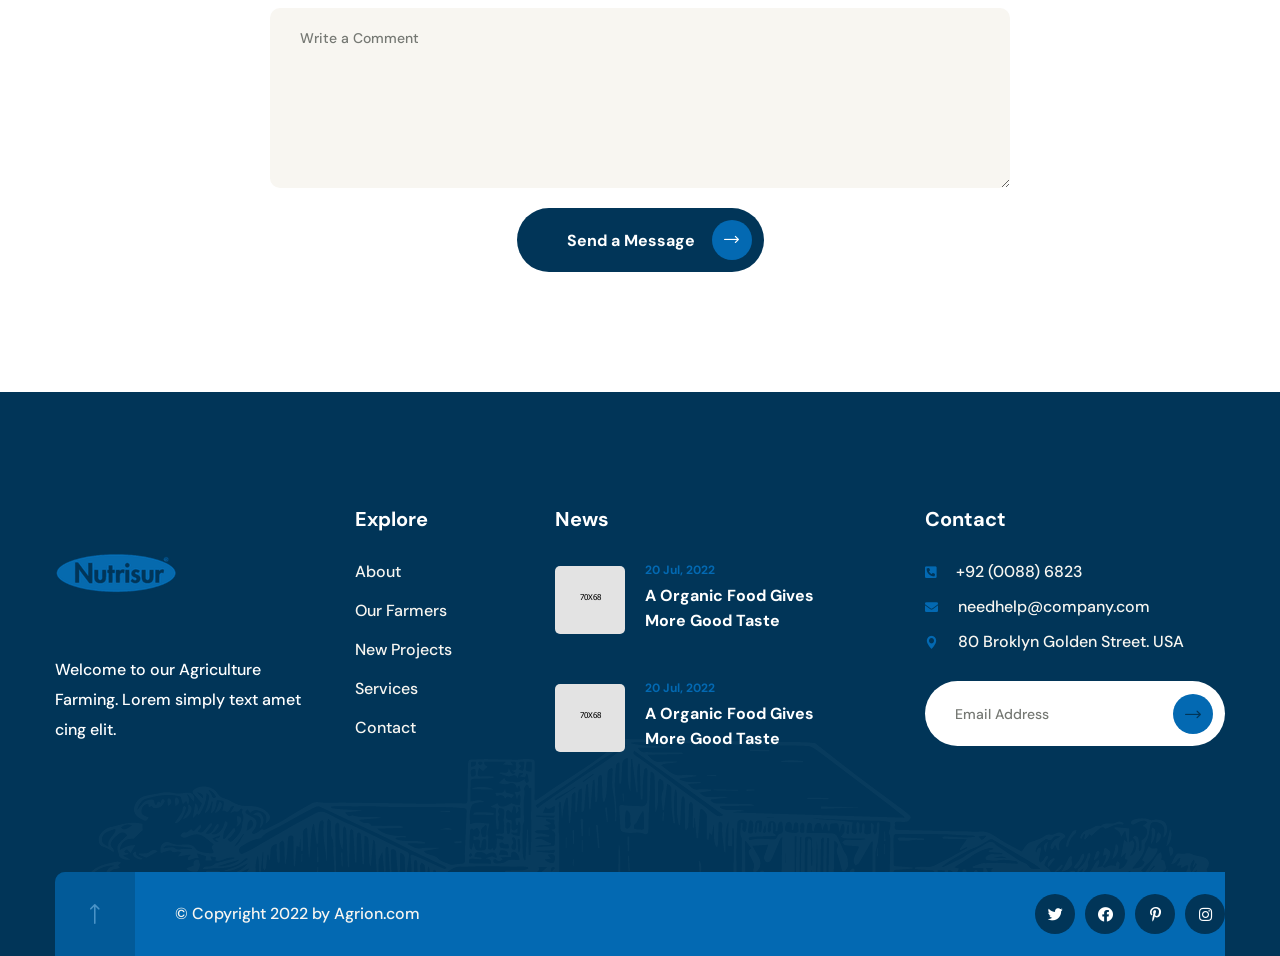
<file: faq.html>
<!DOCTYPE html>
<html lang="en">

<head>
    <meta charset="UTF-8" />
    <meta name="viewport" content="width=device-width, initial-scale=1.0" />
    <title> Faqs || Agrion || Agrion HTML 5 Template </title>
    <!-- favicons Icons -->
    <link rel="apple-touch-icon" sizes="180x180" href="assets/images/favicons/apple-touch-icon.png" />
    <link rel="icon" type="image/png" sizes="32x32" href="assets/images/favicons/favicon-32x32.png" />
    <link rel="icon" type="image/png" sizes="16x16" href="assets/images/favicons/favicon-16x16.png" />
    <link rel="manifest" href="assets/images/favicons/site.webmanifest" />
    <meta name="description" content="Agrion HTML 5 Template " />

    <!-- fonts -->
    <link rel="preconnect" href="https://fonts.googleapis.com">

    <link rel="preconnect" href="https://fonts.gstatic.com" crossorigin>

    <link
        href="https://fonts.googleapis.com/css2?family=DM+Sans:ital,wght@0,400;0,500;0,700;1,400;1,500;1,700&display=swap"
        rel="stylesheet">
    <link href="https://fonts.googleapis.com/css2?family=Amatic+SC:wght@400;700&display=swap" rel="stylesheet">

    <link rel="stylesheet" href="assets/vendors/bootstrap/css/bootstrap.min.css" />
    <link rel="stylesheet" href="assets/vendors/animate/animate.min.css" />
    <link rel="stylesheet" href="assets/vendors/animate/custom-animate.css" />
    <link rel="stylesheet" href="assets/vendors/fontawesome/css/all.min.css" />
    <link rel="stylesheet" href="assets/vendors/jarallax/jarallax.css" />
    <link rel="stylesheet" href="assets/vendors/jquery-magnific-popup/jquery.magnific-popup.css" />
    <link rel="stylesheet" href="assets/vendors/nouislider/nouislider.min.css" />
    <link rel="stylesheet" href="assets/vendors/nouislider/nouislider.pips.css" />
    <link rel="stylesheet" href="assets/vendors/odometer/odometer.min.css" />
    <link rel="stylesheet" href="assets/vendors/swiper/swiper.min.css" />
    <link rel="stylesheet" href="assets/vendors/agrion-icons/style.css">
    <link rel="stylesheet" href="assets/vendors/tiny-slider/tiny-slider.min.css" />
    <link rel="stylesheet" href="assets/vendors/reey-font/stylesheet.css" />
    <link rel="stylesheet" href="assets/vendors/owl-carousel/owl.carousel.min.css" />
    <link rel="stylesheet" href="assets/vendors/owl-carousel/owl.theme.default.min.css" />
    <link rel="stylesheet" href="assets/vendors/bxslider/jquery.bxslider.css" />
    <link rel="stylesheet" href="assets/vendors/bootstrap-select/css/bootstrap-select.min.css" />
    <link rel="stylesheet" href="assets/vendors/vegas/vegas.min.css" />
    <link rel="stylesheet" href="assets/vendors/jquery-ui/jquery-ui.css" />
    <link rel="stylesheet" href="assets/vendors/timepicker/timePicker.css" />

    <!-- template styles -->
    <link rel="stylesheet" href="assets/css/agrion.css" />
    <link rel="stylesheet" href="assets/css/agrion-responsive.css" />
</head>

<body class="custom-cursor">

    <div class="custom-cursor__cursor"></div>
    <div class="custom-cursor__cursor-two"></div>





    <div class="preloader">
        <div class="preloader__image"></div>
    </div>
    <!-- /.preloader -->


    <div class="page-wrapper">
        <header class="main-header">
            <div class="main-header__wrapper">
                <div class="main-header__wrapper-inner">
                    <div class="main-header__logo">
                        <a href="index.html"><img src="assets/images/resources/logo-1.png" alt=""></a>
                    </div>
                    <div class="main-header__menu-box">
                        <div class="main-header__menu-box-top">
                            <ul class="list-unstyled main-header__contact-list">
                                <li>
                                    <div class="icon">
                                        <i class="icon-email"></i>
                                    </div>
                                    <div class="text">
                                        <p><a href="mailto:needhelp@company.com">needhelp@company.com</a></p>
                                    </div>
                                </li>
                                <li>
                                    <div class="icon">
                                        <i class="icon-pin"></i>
                                    </div>
                                    <div class="text">
                                        <p>80 Broklyn Golden Street USA</p>
                                    </div>
                                </li>
                            </ul>
                            <div class="main-header__social">
                                <a href="#"><i class="fab fa-twitter"></i></a>
                                <a href="#"><i class="fab fa-facebook"></i></a>
                                <a href="#"><i class="fab fa-pinterest-p"></i></a>
                                <a href="#"><i class="fab fa-instagram"></i></a>
                            </div>
                        </div>
                        <div class="main-header__menu-box-bottom">
                            <nav class="main-menu">
                                <div class="main-menu__wrapper">
                                    <div class="main-menu__wrapper-inner">
                                        <div class="main-menu__left">
                                            <div class="main-menu__main-menu-box">
                                                <a href="#" class="mobile-nav__toggler"><i class="fa fa-bars"></i></a>
                                                <ul class="main-menu__list">
                                                    <li class="dropdown megamenu">
                                                        <a href="index.html">Home </a>
                                                        <ul>
                                                            <li>
                                                                <section class="home-showcase">
                                                                    <div class="container">
                                                                        <div class="home-showcase__inner">
                                                                            <div class="row">
                                                                                <div class="col-lg-3">
                                                                                    <div class="home-showcase__item">
                                                                                        <div
                                                                                            class="home-showcase__image">
                                                                                            <img src="assets/images/home-showcase/home-showcase-1-1.jpg"
                                                                                                alt="">
                                                                                            <div
                                                                                                class="home-showcase__buttons">
                                                                                                <a href="index.html"
                                                                                                    class="thm-btn home-showcase__buttons__item">Multi
                                                                                                    Page</a>
                                                                                                <a href="index-one-page.html"
                                                                                                    class="thm-btn home-showcase__buttons__item">One
                                                                                                    Page</a>
                                                                                            </div>
                                                                                            <!-- /.home-showcase__buttons -->
                                                                                        </div>
                                                                                        <!-- /.home-showcase__image -->
                                                                                        <h3
                                                                                            class="home-showcase__title">
                                                                                            Home
                                                                                            page
                                                                                            01</h3>
                                                                                        <!-- /.home-showcase__title -->
                                                                                    </div><!-- /.home-showcase__item -->
                                                                                </div><!-- /.col-lg-3 -->
                                                                                <div class="col-lg-3">
                                                                                    <div class="home-showcase__item">
                                                                                        <div
                                                                                            class="home-showcase__image">
                                                                                            <img src="assets/images/home-showcase/home-showcase-1-2.jpg"
                                                                                                alt="">
                                                                                            <div
                                                                                                class="home-showcase__buttons">
                                                                                                <a href="index2.html"
                                                                                                    class="thm-btn home-showcase__buttons__item">Multi
                                                                                                    Page</a>
                                                                                                <a href="index2-one-page.html"
                                                                                                    class="thm-btn home-showcase__buttons__item">One
                                                                                                    Page</a>
                                                                                            </div>
                                                                                            <!-- /.home-showcase__buttons -->
                                                                                        </div>
                                                                                        <!-- /.home-showcase__image -->
                                                                                        <h3
                                                                                            class="home-showcase__title">
                                                                                            Home
                                                                                            page
                                                                                            02
                                                                                        </h3>
                                                                                        <!-- /.home-showcase__title -->
                                                                                    </div><!-- /.home-showcase__item -->
                                                                                </div><!-- /.col-lg-3 -->
                                                                                <div class="col-lg-3">
                                                                                    <div class="home-showcase__item">
                                                                                        <div
                                                                                            class="home-showcase__image">
                                                                                            <img src="assets/images/home-showcase/home-showcase-1-3.jpg"
                                                                                                alt="">
                                                                                            <div
                                                                                                class="home-showcase__buttons">
                                                                                                <a href="index3.html"
                                                                                                    class="thm-btn home-showcase__buttons__item">Multi
                                                                                                    Page</a>
                                                                                                <a href="index3-one-page.html"
                                                                                                    class="thm-btn home-showcase__buttons__item">One
                                                                                                    Page</a>
                                                                                            </div>
                                                                                            <!-- /.home-showcase__buttons -->
                                                                                        </div>
                                                                                        <!-- /.home-showcase__image -->
                                                                                        <h3
                                                                                            class="home-showcase__title">
                                                                                            Home
                                                                                            page
                                                                                            03
                                                                                        </h3>
                                                                                        <!-- /.home-showcase__title -->
                                                                                    </div><!-- /.home-showcase__item -->
                                                                                </div><!-- /.col-lg-3 -->
                                                                                <div class="col-lg-3">
                                                                                    <div class="home-showcase__item">
                                                                                        <div
                                                                                            class="home-showcase__image">
                                                                                            <img src="assets/images/home-showcase/home-showcase-1-4.jpg"
                                                                                                alt="">
                                                                                            <div
                                                                                                class="home-showcase__buttons">
                                                                                                <a href="index-dark.html"
                                                                                                    class="thm-btn home-showcase__buttons__item">View
                                                                                                    Page</a>
                                                                                            </div>
                                                                                            <!-- /.home-showcase__buttons -->
                                                                                        </div>
                                                                                        <!-- /.home-showcase__image -->
                                                                                        <h3
                                                                                            class="home-showcase__title">
                                                                                            Home
                                                                                            page
                                                                                            04
                                                                                        </h3>
                                                                                        <!-- /.home-showcase__title -->
                                                                                    </div><!-- /.home-showcase__item -->
                                                                                </div><!-- /.col-lg-3 -->
                                                                            </div><!-- /.row -->
                                                                        </div><!-- /.home-showcase__inner -->

                                                                    </div><!-- /.container -->
                                                                </section>
                                                            </li>
                                                        </ul>
                                                    </li>
                                                    <li>
                                                        <a href="about.html">About</a>
                                                    </li>
                                                    <li class="dropdown">
                                                        <a href="#">Services</a>
                                                        <ul class="shadow-box">
                                                            <li><a href="services.html">Services</a>
                                                            </li>
                                                            <li><a href="services-carousel.html">Services Carousel</a>
                                                            </li>
                                                            <li><a href="agriculture-products.html">Agriculture
                                                                    Products</a></li>
                                                            <li><a href="organic-products.html">Organic Products</a>
                                                            </li>
                                                            <li><a href="fresh-vegetables.html">Fresh Vegetables</a>
                                                            </li>
                                                            <li><a href="dairy-products.html">Dairy Products</a></li>
                                                        </ul>
                                                    </li>
                                                    <li class="dropdown">
                                                        <a href="#">Projects</a>
                                                        <ul class="shadow-box">
                                                            <li><a href="project-01.html">Projects 01</a></li>
                                                            <li><a href="project-02.html">Projects 02</a></li>
                                                            <li><a href="project-carousel.html">Project Carousel</a>
                                                            </li>
                                                            <li><a href="project-details.html">Project Details</a></li>
                                                        </ul>
                                                    </li>
                                                    <li class="dropdown current">
                                                        <a href="#">Pages</a>
                                                        <ul class="shadow-box">
                                                            <li><a href="farmers.html">Farmers</a></li>
                                                            <li><a href="farmers-carousel.html">Farmers Carousel</a>
                                                            </li>
                                                            <li><a href="testimonials.html">Testimonials</a></li>
                                                            <li><a href="testimonials-carousel.html">Testimonial
                                                                    Carousel</a></li>
                                                            <li><a href="faq.html">FAQs</a></li>
                                                            <li><a href="404.html">404 Error</a></li>
                                                        </ul>
                                                    </li>
                                                    <li class="dropdown">
                                                        <a href="#">Blog</a>
                                                        <ul class="shadow-box">
                                                            <li><a href="blog.html">Blog</a></li>
                                                            <li><a href="blog-carousel.html">Blog Carousel</a></li>
                                                            <li><a href="blog-sidebar.html">Blog Sidebar</a></li>
                                                            <li><a href="blog-details.html">Blog Details</a></li>
                                                        </ul>
                                                    </li>
                                                    <li class="dropdown">
                                                        <a href="#">Shop</a>
                                                        <ul class="shadow-box">
                                                            <li><a href="products.html">Products</a></li>
                                                            <li><a href="product-details.html">Product Details</a></li>
                                                            <li><a href="cart.html">Cart</a></li>
                                                            <li><a href="checkout.html">Checkout</a></li>
                                                        </ul>
                                                    </li>
                                                    <li>
                                                        <a href="contact.html">Contact</a>
                                                    </li>
                                                </ul>
                                            </div>
                                        </div>
                                        <div class="main-menu__right">
                                            <div class="main-menu__search-cart-btn-box">
                                                <div class="main-menu__search-box">
                                                    <a href="#"
                                                        class="main-menu__search search-toggler icon-magnifying-glass"></a>
                                                </div>
                                                <div class="main-menu__cart-box">
                                                    <a href="cart.html" class="main-menu__cart icon-shopping-cart"></a>
                                                </div>
                                                <div class="main-menu__btn-box">
                                                    <a href="contact.html" class="thm-btn main-menu__btn">Get Free Quote
                                                        <i class="icon-right-arrow"></i> </a>
                                                </div>
                                            </div>
                                        </div>
                                    </div>
                                </div>
                            </nav>
                        </div>
                    </div>
                    <div class="main-header__phone-contact-box">
                        <div class="main-header__phone-number">
                            <a href="tel:9200886823">+92 (0088) 6823</a>
                        </div>
                        <div class="main-header__call-box">
                            <div class="main-header__call-inner">
                                <div class="main-header__call-icon">
                                    <span class="fas fa-phone"></span>
                                </div>
                            </div>
                        </div>
                    </div>
                </div>
            </div>
        </header>

        <div class="stricky-header stricked-menu main-menu">
            <div class="sticky-header__content"></div><!-- /.sticky-header__content -->
        </div><!-- /.stricky-header -->

        <!--Page Header Start-->
        <section class="page-header">
            <div class="page-header-bg" style="background-image: url(assets/images/backgrounds/page-header-bg.jpg)">
            </div>
            <div class="container">
                <div class="page-header__inner">
                    <ul class="thm-breadcrumb list-unstyled">
                        <li><a href="index.html">Home</a></li>
                        <li><span>/</span></li>
                        <li>Pages</li>
                    </ul>
                    <h2>Our Faqs</h2>
                </div>
            </div>
        </section>
        <!--Page Header End-->

        <!--Faq page Start-->
        <section class="faq-page">
            <div class="faq-page-shape-1 float-bob-x"
                style="background-image: url(assets/images/shapes/faq-page-shape-1.png);">
            </div>
            <div class="container">
                <div class="row">
                    <div class="col-xl-6 col-lg-6">
                        <div class="faq-page__single">
                            <div class="accrodion-grp faq-one-accrodion" data-grp-name="faq-one-accrodion-1">
                                <div class="accrodion active">
                                    <div class="accrodion-title">
                                        <h4>Company Provides a Full Range of Services?</h4>
                                    </div>
                                    <div class="accrodion-content">
                                        <div class="inner">
                                            <p>Suspendisse finibus urna mauris, vitae consequat quam vel. Vestibulum leo
                                                ligula, vitae commodo nisl. Lorem ipsum dolor sit amet, consectetur
                                                adipisi cing elit.</p>
                                        </div><!-- /.inner -->
                                    </div>
                                </div>
                                <div class="accrodion">
                                    <div class="accrodion-title">
                                        <h4>Home Improvement Works are Expensive?</h4>
                                    </div>
                                    <div class="accrodion-content">
                                        <div class="inner">
                                            <p>Suspendisse finibus urna mauris, vitae consequat quam vel. Vestibulum leo
                                                ligula, vitae commodo nisl. Lorem ipsum dolor sit amet, consectetur
                                                adipisi cing elit.</p>
                                        </div><!-- /.inner -->
                                    </div>
                                </div>
                                <div class="accrodion">
                                    <div class="accrodion-title">
                                        <h4>Taking Seamless Key Performance Indicators?</h4>
                                    </div>
                                    <div class="accrodion-content">
                                        <div class="inner">
                                            <p>Suspendisse finibus urna mauris, vitae consequat quam vel. Vestibulum leo
                                                ligula, vitae commodo nisl. Lorem ipsum dolor sit amet, consectetur
                                                adipisi cing elit.</p>
                                        </div><!-- /.inner -->
                                    </div>
                                </div>
                            </div>
                        </div>
                    </div>
                    <div class="col-xl-6 col-lg-6">
                        <div class="faq-page__single">
                            <div class="accrodion-grp faq-one-accrodion" data-grp-name="faq-one-accrodion-2">
                                <div class="accrodion active">
                                    <div class="accrodion-title">
                                        <h4>Company Provides a Full Range of Services?</h4>
                                    </div>
                                    <div class="accrodion-content">
                                        <div class="inner">
                                            <p>Suspendisse finibus urna mauris, vitae consequat quam vel. Vestibulum leo
                                                ligula, vitae commodo nisl. Lorem ipsum dolor sit amet, consectetur
                                                adipisi cing elit.</p>
                                        </div><!-- /.inner -->
                                    </div>
                                </div>
                                <div class="accrodion">
                                    <div class="accrodion-title">
                                        <h4>Home Improvement Works are Expensive?</h4>
                                    </div>
                                    <div class="accrodion-content">
                                        <div class="inner">
                                            <p>Suspendisse finibus urna mauris, vitae consequat quam vel. Vestibulum leo
                                                ligula, vitae commodo nisl. Lorem ipsum dolor sit amet, consectetur
                                                adipisi cing elit.</p>
                                        </div><!-- /.inner -->
                                    </div>
                                </div>
                                <div class="accrodion">
                                    <div class="accrodion-title">
                                        <h4>Taking Seamless Key Performance Indicators?</h4>
                                    </div>
                                    <div class="accrodion-content">
                                        <div class="inner">
                                            <p>Suspendisse finibus urna mauris, vitae consequat quam vel. Vestibulum leo
                                                ligula, vitae commodo nisl. Lorem ipsum dolor sit amet, consectetur
                                                adipisi cing elit.</p>
                                        </div><!-- /.inner -->
                                    </div>
                                </div>
                            </div>
                        </div>
                    </div>
                </div>
            </div>
        </section>
        <!--Faq page End-->

        <!--Contact Two Start-->
        <section class="contact-two">
            <div class="container">
                <div class="section-title text-center">
                    <span class="section-title__tagline">Write a Message</span>
                    <h2 class="section-title__title">Always here to help you</h2>
                    <div class="section-title__icon">
                        <img src="assets/images/icon/section-title-icon-1.png" alt="">
                    </div>
                </div>
                <div class="contact-two__form-box">
                    <form action="assets/inc/sendemail.php" class="contact-two__form contact-form-validated"
                        novalidate="novalidate">
                        <div class="row">
                            <div class="col-xl-6">
                                <div class="contact-form__input-box">
                                    <input type="text" placeholder="Your Name" name="name">
                                </div>
                            </div>
                            <div class="col-xl-6">
                                <div class="contact-form__input-box">
                                    <input type="email" placeholder="Email Address" name="email">
                                </div>
                            </div>
                            <div class="col-xl-6">
                                <div class="contact-form__input-box">
                                    <input type="text" placeholder="Phone" name="Phone Number">
                                </div>
                            </div>
                            <div class="col-xl-6">
                                <div class="contact-form__input-box">
                                    <input type="text" placeholder="Subject" name="Subject">
                                </div>
                            </div>
                        </div>
                        <div class="row">
                            <div class="col-xl-12">
                                <div class="contact-form__input-box text-message-box">
                                    <textarea name="message" placeholder="Write a Comment"></textarea>
                                </div>
                                <div class="contact-form__btn-box">
                                    <a href="about.html" class="thm-btn contact-two__btn">Send a Message<i
                                            class="icon-right-arrow"></i> </a>
                                </div>
                            </div>
                        </div>
                    </form>
                </div>
            </div>
        </section>
        <!--Contact Two End-->

        <!--Site Footer Start-->
        <footer class="site-footer">
            <div class="site-footer__top">
                <div class="container">
                    <div class="site-footer__top-inner">
                        <div class="site-footer-shape-1 float-bob-x"
                            style="background-image: url(assets/images/shapes/site-footer-shape-1.png);"></div>
                        <div class="row">
                            <div class="col-xl-3 col-lg-6 col-md-6 wow fadeInUp" data-wow-delay="100ms">
                                <div class="footer-widget__column footer-widget__about">
                                    <div class="footer-widget__logo">
                                        <a href="index.html"><img src="assets/images/resources/footer-logo.png"
                                                alt=""></a>
                                    </div>
                                    <div class="footer-widget__about-text-box">
                                        <p class="footer-widget__about-text">Welcome to our Agriculture Farming. Lorem
                                            simply text amet cing elit.</p>
                                    </div>
                                </div>
                            </div>
                            <div class="col-xl-2 col-lg-6 col-md-6 wow fadeInUp" data-wow-delay="200ms">
                                <div class="footer-widget__column footer-widget__Explore">
                                    <div class="footer-widget__title-box">
                                        <h3 class="footer-widget__title">Explore</h3>
                                    </div>
                                    <ul class="footer-widget__Explore-list list-unstyled">
                                        <li><a href="about.html">About</a></li>
                                        <li><a href="farmers.html">Our Farmers</a></li>
                                        <li><a href="project-01.html">New Projects</a></li>
                                        <li><a href="services.html">Services</a></li>
                                        <li><a href="contact.html">Contact</a></li>
                                    </ul>
                                </div>
                            </div>
                            <div class="col-xl-3 col-lg-6 col-md-6 wow fadeInUp" data-wow-delay="300ms">
                                <div class="footer-widget__column footer-widget__news">
                                    <div class="footer-widget__title-box">
                                        <h3 class="footer-widget__title">News</h3>
                                    </div>
                                    <ul class="footer-widget__news-list list-unstyled">
                                        <li>
                                            <div class="footer-widget__news-img">
                                                <img src="assets/images/resources/footer-widget-news-img-1.jpg" alt="">
                                            </div>
                                            <div class="footer-widget__news-content">
                                                <p class="footer-widget__news-date">20 Jul, 2022</p>
                                                <h5 class="footer-widget__news-sub-title"><a href="blog-details.html">A
                                                        Organic Food
                                                        Gives
                                                        More Good Taste</a></h5>
                                            </div>
                                        </li>
                                        <li>
                                            <div class="footer-widget__news-img">
                                                <img src="assets/images/resources/footer-widget-news-img-2.jpg" alt="">
                                            </div>
                                            <div class="footer-widget__news-content">
                                                <p class="footer-widget__news-date">20 Jul, 2022</p>
                                                <h5 class="footer-widget__news-sub-title"><a href="blog-details.html">A
                                                        Organic Food
                                                        Gives
                                                        More Good Taste</a></h5>
                                            </div>
                                        </li>
                                    </ul>
                                </div>
                            </div>
                            <div class="col-xl-4 col-lg-6 col-md-6 wow fadeInUp" data-wow-delay="400ms">
                                <div class="footer-widget__column footer-widget__Contact">
                                    <div class="footer-widget__title-box">
                                        <h3 class="footer-widget__title">Contact</h3>
                                    </div>
                                    <ul class="footer-widget__Contact-list list-unstyled">
                                        <li>
                                            <div class="icon">
                                                <span class="fas fa-phone-square-alt"></span>
                                            </div>
                                            <div class="text">
                                                <p><a href="tel:9200886823">+92 (0088) 6823</a></p>
                                            </div>
                                        </li>
                                        <li>
                                            <div class="icon">
                                                <span class="fas fa-envelope"></span>
                                            </div>
                                            <div class="text">
                                                <p><a href="mailto:needhelp@company.com">needhelp@company.com</a></p>
                                            </div>
                                        </li>
                                        <li>
                                            <div class="icon">
                                                <span class="icon-pin"></span>
                                            </div>
                                            <div class="text">
                                                <p>80 Broklyn Golden Street. USA</p>
                                            </div>
                                        </li>
                                    </ul>
                                    <form class="footer-widget__Contact-form">
                                        <div class="footer-widget__Contact-input-box">
                                            <input type="email" placeholder="Email Address" name="email">
                                            <button type="submit" class="footer-widget__Contact-btn"><i
                                                    class="icon-right-arrow"></i></button>
                                        </div>
                                    </form>
                                </div>
                            </div>
                        </div>
                    </div>
                </div>
            </div>
            <div class="site-footer__bottom">
                <div class="container">
                    <div class="row">
                        <div class="col-xl-12">
                            <div class="site-footer__bottom-inner">
                                <p class="site-footer__bottom-text">© Copyright 2022 by <a href="#">Agrion.com</a></p>
                                <div class="site-footer__social">
                                    <a href="#"><i class="fab fa-twitter"></i></a>
                                    <a href="#"><i class="fab fa-facebook"></i></a>
                                    <a href="#"><i class="fab fa-pinterest-p"></i></a>
                                    <a href="#"><i class="fab fa-instagram"></i></a>
                                </div>
                                <div class="site-footer__bottom-scroll">
                                    <a href="#" data-target="html" class="scroll-to-target scroll-to-top"><i
                                            class="icon-up-arrow"></i></a>
                                </div>
                            </div>
                        </div>
                    </div>
                </div>
            </div>
        </footer>
        <!--Site Footer End-->


    </div><!-- /.page-wrapper -->


    <div class="mobile-nav__wrapper">
        <div class="mobile-nav__overlay mobile-nav__toggler"></div>
        <!-- /.mobile-nav__overlay -->
        <div class="mobile-nav__content">
            <span class="mobile-nav__close mobile-nav__toggler"><i class="fa fa-times"></i></span>

            <div class="logo-box">
                <a href="index.html" aria-label="logo image"><img src="assets/images/resources/logo-2.png" width="143"
                        alt="" /></a>
            </div>
            <!-- /.logo-box -->
            <div class="mobile-nav__container"></div>
            <!-- /.mobile-nav__container -->

            <ul class="mobile-nav__contact list-unstyled">
                <li>
                    <i class="fa fa-envelope"></i>
                    <a href="mailto:needhelp@packageName__.com">needhelp@agrion.com</a>
                </li>
                <li>
                    <i class="fa fa-phone-alt"></i>
                    <a href="tel:666-888-0000">666 888 0000</a>
                </li>
            </ul><!-- /.mobile-nav__contact -->
            <div class="mobile-nav__top">
                <div class="mobile-nav__social">
                    <a href="#" class="fab fa-twitter"></a>
                    <a href="#" class="fab fa-facebook-square"></a>
                    <a href="#" class="fab fa-pinterest-p"></a>
                    <a href="#" class="fab fa-instagram"></a>
                </div><!-- /.mobile-nav__social -->
            </div><!-- /.mobile-nav__top -->



        </div>
        <!-- /.mobile-nav__content -->
    </div>
    <!-- /.mobile-nav__wrapper -->

    <div class="search-popup">
        <div class="search-popup__overlay search-toggler"></div>
        <!-- /.search-popup__overlay -->
        <div class="search-popup__content">
            <form action="#">
                <label for="search" class="sr-only">search here</label><!-- /.sr-only -->
                <input type="text" id="search" placeholder="Search Here..." />
                <button type="submit" aria-label="search submit" class="thm-btn">
                    <i class="icon-magnifying-glass"></i>
                </button>
            </form>
        </div>
        <!-- /.search-popup__content -->
    </div>
    <!-- /.search-popup -->



    <script src="assets/vendors/jquery/jquery-3.6.0.min.js"></script>
    <script src="assets/vendors/bootstrap/js/bootstrap.bundle.min.js"></script>
    <script src="assets/vendors/jarallax/jarallax.min.js"></script>
    <script src="assets/vendors/jquery-ajaxchimp/jquery.ajaxchimp.min.js"></script>
    <script src="assets/vendors/jquery-appear/jquery.appear.min.js"></script>
    <script src="assets/vendors/jquery-circle-progress/jquery.circle-progress.min.js"></script>
    <script src="assets/vendors/jquery-magnific-popup/jquery.magnific-popup.min.js"></script>
    <script src="assets/vendors/jquery-validate/jquery.validate.min.js"></script>
    <script src="assets/vendors/nouislider/nouislider.min.js"></script>
    <script src="assets/vendors/odometer/odometer.min.js"></script>
    <script src="assets/vendors/swiper/swiper.min.js"></script>
    <script src="assets/vendors/tiny-slider/tiny-slider.min.js"></script>
    <script src="assets/vendors/wnumb/wNumb.min.js"></script>
    <script src="assets/vendors/wow/wow.js"></script>
    <script src="assets/vendors/isotope/isotope.js"></script>
    <script src="assets/vendors/countdown/countdown.min.js"></script>
    <script src="assets/vendors/owl-carousel/owl.carousel.min.js"></script>
    <script src="assets/vendors/bxslider/jquery.bxslider.min.js"></script>
    <script src="assets/vendors/bootstrap-select/js/bootstrap-select.min.js"></script>
    <script src="assets/vendors/vegas/vegas.min.js"></script>
    <script src="assets/vendors/jquery-ui/jquery-ui.js"></script>
    <script src="assets/vendors/timepicker/timePicker.js"></script>
    <script src="assets/vendors/circleType/jquery.circleType.js"></script>
    <script src="assets/vendors/circleType/jquery.lettering.min.js"></script>




    <!-- template js -->
    <script src="assets/js/agrion.js"></script>
</body>

</html>
</file>
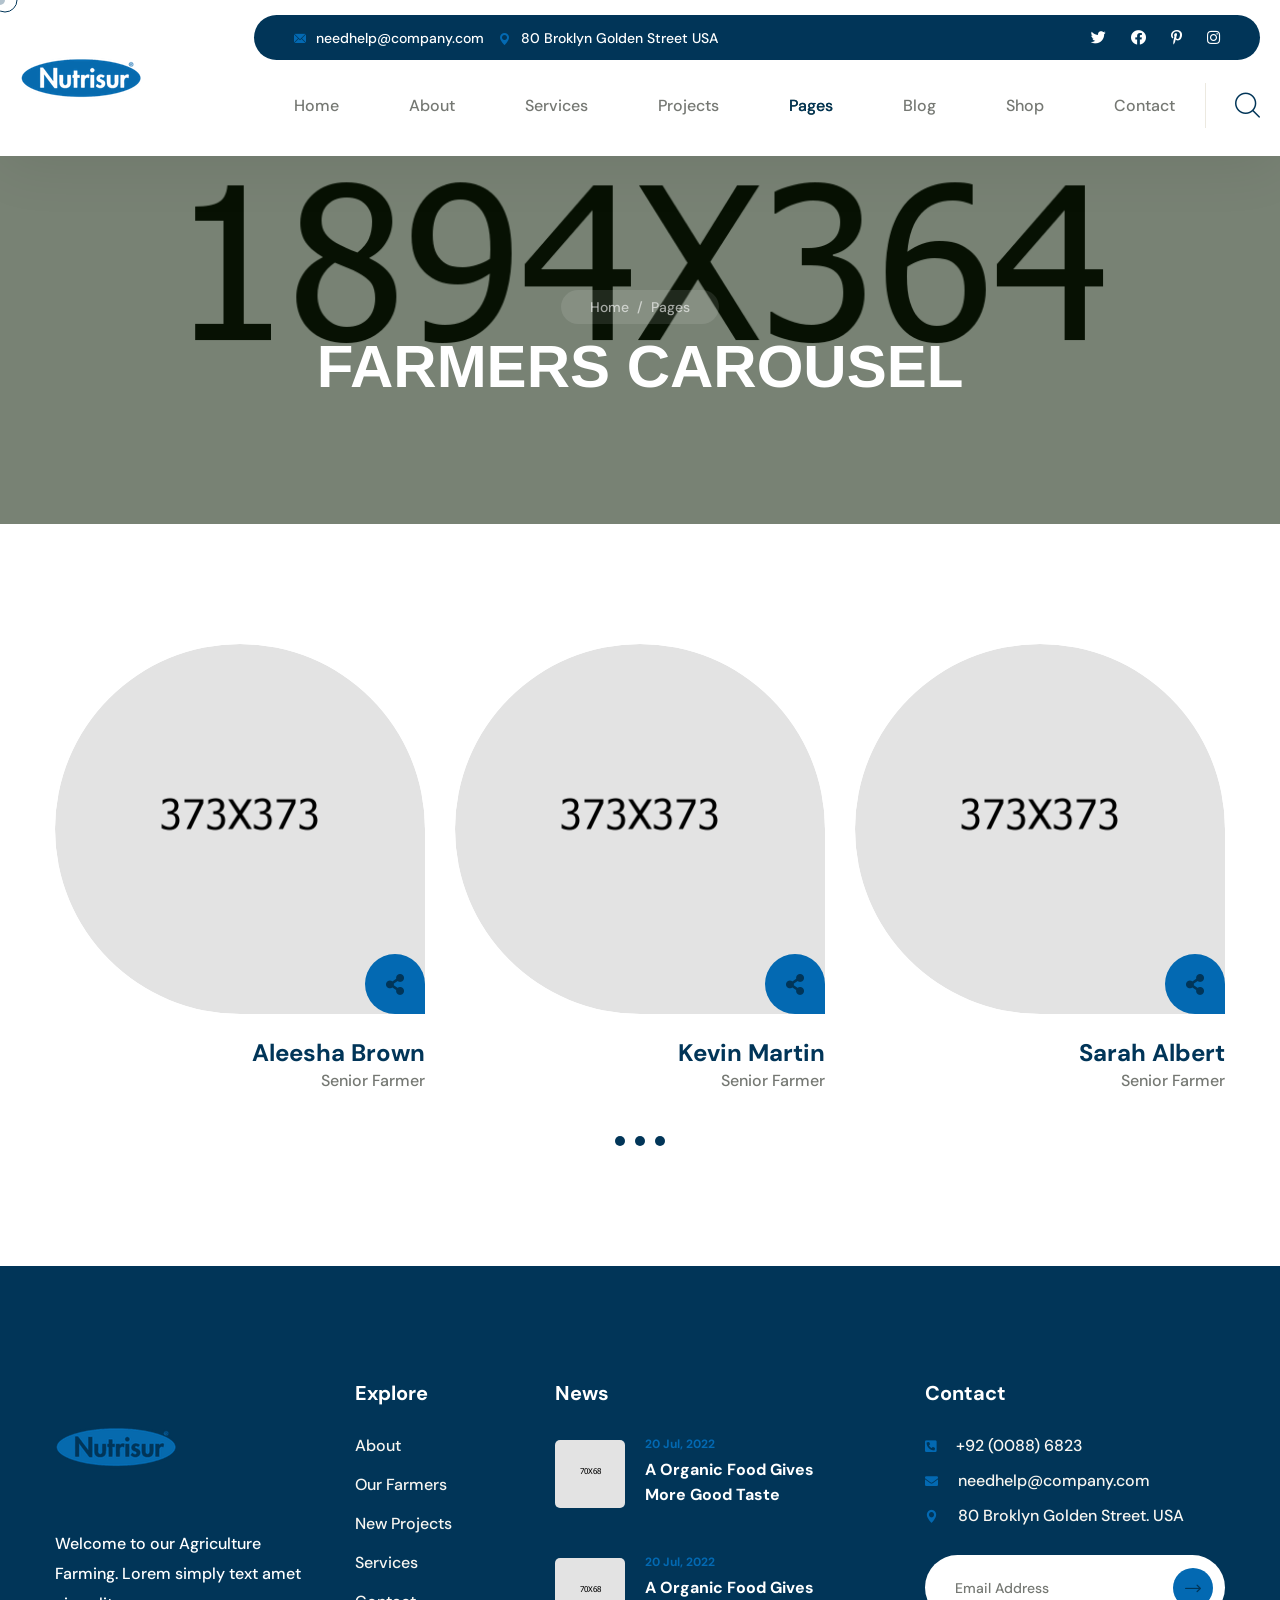
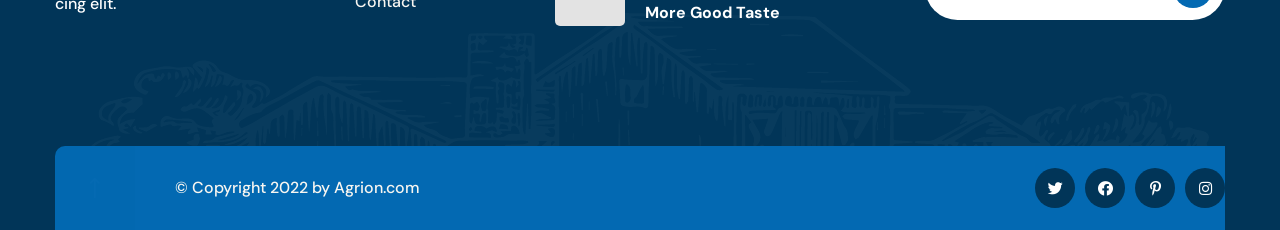
<file: farmers-carousel.html>
<!DOCTYPE html>
<html lang="en">

<head>
    <meta charset="UTF-8" />
    <meta name="viewport" content="width=device-width, initial-scale=1.0" />
    <title> Farmers Carousel || Agrion || Agrion HTML 5 Template </title>
    <!-- favicons Icons -->
    <link rel="apple-touch-icon" sizes="180x180" href="assets/images/favicons/apple-touch-icon.png" />
    <link rel="icon" type="image/png" sizes="32x32" href="assets/images/favicons/favicon-32x32.png" />
    <link rel="icon" type="image/png" sizes="16x16" href="assets/images/favicons/favicon-16x16.png" />
    <link rel="manifest" href="assets/images/favicons/site.webmanifest" />
    <meta name="description" content="Agrion HTML 5 Template " />

    <!-- fonts -->
    <link rel="preconnect" href="https://fonts.googleapis.com">

    <link rel="preconnect" href="https://fonts.gstatic.com" crossorigin>

    <link
        href="https://fonts.googleapis.com/css2?family=DM+Sans:ital,wght@0,400;0,500;0,700;1,400;1,500;1,700&display=swap"
        rel="stylesheet">
    <link href="https://fonts.googleapis.com/css2?family=Amatic+SC:wght@400;700&display=swap" rel="stylesheet">

    <link rel="stylesheet" href="assets/vendors/bootstrap/css/bootstrap.min.css" />
    <link rel="stylesheet" href="assets/vendors/animate/animate.min.css" />
    <link rel="stylesheet" href="assets/vendors/animate/custom-animate.css" />
    <link rel="stylesheet" href="assets/vendors/fontawesome/css/all.min.css" />
    <link rel="stylesheet" href="assets/vendors/jarallax/jarallax.css" />
    <link rel="stylesheet" href="assets/vendors/jquery-magnific-popup/jquery.magnific-popup.css" />
    <link rel="stylesheet" href="assets/vendors/nouislider/nouislider.min.css" />
    <link rel="stylesheet" href="assets/vendors/nouislider/nouislider.pips.css" />
    <link rel="stylesheet" href="assets/vendors/odometer/odometer.min.css" />
    <link rel="stylesheet" href="assets/vendors/swiper/swiper.min.css" />
    <link rel="stylesheet" href="assets/vendors/agrion-icons/style.css">
    <link rel="stylesheet" href="assets/vendors/tiny-slider/tiny-slider.min.css" />
    <link rel="stylesheet" href="assets/vendors/reey-font/stylesheet.css" />
    <link rel="stylesheet" href="assets/vendors/owl-carousel/owl.carousel.min.css" />
    <link rel="stylesheet" href="assets/vendors/owl-carousel/owl.theme.default.min.css" />
    <link rel="stylesheet" href="assets/vendors/bxslider/jquery.bxslider.css" />
    <link rel="stylesheet" href="assets/vendors/bootstrap-select/css/bootstrap-select.min.css" />
    <link rel="stylesheet" href="assets/vendors/vegas/vegas.min.css" />
    <link rel="stylesheet" href="assets/vendors/jquery-ui/jquery-ui.css" />
    <link rel="stylesheet" href="assets/vendors/timepicker/timePicker.css" />

    <!-- template styles -->
    <link rel="stylesheet" href="assets/css/agrion.css" />
    <link rel="stylesheet" href="assets/css/agrion-responsive.css" />
</head>

<body class="custom-cursor">

    <div class="custom-cursor__cursor"></div>
    <div class="custom-cursor__cursor-two"></div>





    <div class="preloader">
        <div class="preloader__image"></div>
    </div>
    <!-- /.preloader -->


    <div class="page-wrapper">
        <header class="main-header">
            <div class="main-header__wrapper">
                <div class="main-header__wrapper-inner">
                    <div class="main-header__logo">
                        <a href="index.html"><img src="assets/images/resources/logo-1.png" alt=""></a>
                    </div>
                    <div class="main-header__menu-box">
                        <div class="main-header__menu-box-top">
                            <ul class="list-unstyled main-header__contact-list">
                                <li>
                                    <div class="icon">
                                        <i class="icon-email"></i>
                                    </div>
                                    <div class="text">
                                        <p><a href="mailto:needhelp@company.com">needhelp@company.com</a></p>
                                    </div>
                                </li>
                                <li>
                                    <div class="icon">
                                        <i class="icon-pin"></i>
                                    </div>
                                    <div class="text">
                                        <p>80 Broklyn Golden Street USA</p>
                                    </div>
                                </li>
                            </ul>
                            <div class="main-header__social">
                                <a href="#"><i class="fab fa-twitter"></i></a>
                                <a href="#"><i class="fab fa-facebook"></i></a>
                                <a href="#"><i class="fab fa-pinterest-p"></i></a>
                                <a href="#"><i class="fab fa-instagram"></i></a>
                            </div>
                        </div>
                        <div class="main-header__menu-box-bottom">
                            <nav class="main-menu">
                                <div class="main-menu__wrapper">
                                    <div class="main-menu__wrapper-inner">
                                        <div class="main-menu__left">
                                            <div class="main-menu__main-menu-box">
                                                <a href="#" class="mobile-nav__toggler"><i class="fa fa-bars"></i></a>
                                                <ul class="main-menu__list">
                                                    <li class="dropdown megamenu">
                                                        <a href="index.html">Home </a>
                                                        <ul>
                                                            <li>
                                                                <section class="home-showcase">
                                                                    <div class="container">
                                                                        <div class="home-showcase__inner">
                                                                            <div class="row">
                                                                                <div class="col-lg-3">
                                                                                    <div class="home-showcase__item">
                                                                                        <div
                                                                                            class="home-showcase__image">
                                                                                            <img src="assets/images/home-showcase/home-showcase-1-1.jpg"
                                                                                                alt="">
                                                                                            <div
                                                                                                class="home-showcase__buttons">
                                                                                                <a href="index.html"
                                                                                                    class="thm-btn home-showcase__buttons__item">Multi
                                                                                                    Page</a>
                                                                                                <a href="index-one-page.html"
                                                                                                    class="thm-btn home-showcase__buttons__item">One
                                                                                                    Page</a>
                                                                                            </div>
                                                                                            <!-- /.home-showcase__buttons -->
                                                                                        </div>
                                                                                        <!-- /.home-showcase__image -->
                                                                                        <h3
                                                                                            class="home-showcase__title">
                                                                                            Home
                                                                                            page
                                                                                            01</h3>
                                                                                        <!-- /.home-showcase__title -->
                                                                                    </div><!-- /.home-showcase__item -->
                                                                                </div><!-- /.col-lg-3 -->
                                                                                <div class="col-lg-3">
                                                                                    <div class="home-showcase__item">
                                                                                        <div
                                                                                            class="home-showcase__image">
                                                                                            <img src="assets/images/home-showcase/home-showcase-1-2.jpg"
                                                                                                alt="">
                                                                                            <div
                                                                                                class="home-showcase__buttons">
                                                                                                <a href="index2.html"
                                                                                                    class="thm-btn home-showcase__buttons__item">Multi
                                                                                                    Page</a>
                                                                                                <a href="index2-one-page.html"
                                                                                                    class="thm-btn home-showcase__buttons__item">One
                                                                                                    Page</a>
                                                                                            </div>
                                                                                            <!-- /.home-showcase__buttons -->
                                                                                        </div>
                                                                                        <!-- /.home-showcase__image -->
                                                                                        <h3
                                                                                            class="home-showcase__title">
                                                                                            Home
                                                                                            page
                                                                                            02
                                                                                        </h3>
                                                                                        <!-- /.home-showcase__title -->
                                                                                    </div><!-- /.home-showcase__item -->
                                                                                </div><!-- /.col-lg-3 -->
                                                                                <div class="col-lg-3">
                                                                                    <div class="home-showcase__item">
                                                                                        <div
                                                                                            class="home-showcase__image">
                                                                                            <img src="assets/images/home-showcase/home-showcase-1-3.jpg"
                                                                                                alt="">
                                                                                            <div
                                                                                                class="home-showcase__buttons">
                                                                                                <a href="index3.html"
                                                                                                    class="thm-btn home-showcase__buttons__item">Multi
                                                                                                    Page</a>
                                                                                                <a href="index3-one-page.html"
                                                                                                    class="thm-btn home-showcase__buttons__item">One
                                                                                                    Page</a>
                                                                                            </div>
                                                                                            <!-- /.home-showcase__buttons -->
                                                                                        </div>
                                                                                        <!-- /.home-showcase__image -->
                                                                                        <h3
                                                                                            class="home-showcase__title">
                                                                                            Home
                                                                                            page
                                                                                            03
                                                                                        </h3>
                                                                                        <!-- /.home-showcase__title -->
                                                                                    </div><!-- /.home-showcase__item -->
                                                                                </div><!-- /.col-lg-3 -->
                                                                                <div class="col-lg-3">
                                                                                    <div class="home-showcase__item">
                                                                                        <div
                                                                                            class="home-showcase__image">
                                                                                            <img src="assets/images/home-showcase/home-showcase-1-4.jpg"
                                                                                                alt="">
                                                                                            <div
                                                                                                class="home-showcase__buttons">
                                                                                                <a href="index-dark.html"
                                                                                                    class="thm-btn home-showcase__buttons__item">View
                                                                                                    Page</a>
                                                                                            </div>
                                                                                            <!-- /.home-showcase__buttons -->
                                                                                        </div>
                                                                                        <!-- /.home-showcase__image -->
                                                                                        <h3
                                                                                            class="home-showcase__title">
                                                                                            Home
                                                                                            page
                                                                                            04
                                                                                        </h3>
                                                                                        <!-- /.home-showcase__title -->
                                                                                    </div><!-- /.home-showcase__item -->
                                                                                </div><!-- /.col-lg-3 -->
                                                                            </div><!-- /.row -->
                                                                        </div><!-- /.home-showcase__inner -->

                                                                    </div><!-- /.container -->
                                                                </section>
                                                            </li>
                                                        </ul>
                                                    </li>
                                                    <li>
                                                        <a href="about.html">About</a>
                                                    </li>
                                                    <li class="dropdown">
                                                        <a href="#">Services</a>
                                                        <ul class="shadow-box">
                                                            <li><a href="services.html">Services</a>
                                                            </li>
                                                            <li><a href="services-carousel.html">Services Carousel</a>
                                                            </li>
                                                            <li><a href="agriculture-products.html">Agriculture
                                                                    Products</a></li>
                                                            <li><a href="organic-products.html">Organic Products</a>
                                                            </li>
                                                            <li><a href="fresh-vegetables.html">Fresh Vegetables</a>
                                                            </li>
                                                            <li><a href="dairy-products.html">Dairy Products</a></li>
                                                        </ul>
                                                    </li>
                                                    <li class="dropdown">
                                                        <a href="#">Projects</a>
                                                        <ul class="shadow-box">
                                                            <li><a href="project-01.html">Projects 01</a></li>
                                                            <li><a href="project-02.html">Projects 02</a></li>
                                                            <li><a href="project-carousel.html">Project Carousel</a>
                                                            </li>
                                                            <li><a href="project-details.html">Project Details</a></li>
                                                        </ul>
                                                    </li>
                                                    <li class="dropdown current">
                                                        <a href="#">Pages</a>
                                                        <ul class="shadow-box">
                                                            <li><a href="farmers.html">Farmers</a></li>
                                                            <li><a href="farmers-carousel.html">Farmers Carousel</a>
                                                            </li>
                                                            <li><a href="testimonials.html">Testimonials</a></li>
                                                            <li><a href="testimonials-carousel.html">Testimonial
                                                                    Carousel</a></li>
                                                            <li><a href="faq.html">FAQs</a></li>
                                                            <li><a href="404.html">404 Error</a></li>
                                                        </ul>
                                                    </li>
                                                    <li class="dropdown">
                                                        <a href="#">Blog</a>
                                                        <ul class="shadow-box">
                                                            <li><a href="blog.html">Blog</a></li>
                                                            <li><a href="blog-carousel.html">Blog Carousel</a></li>
                                                            <li><a href="blog-sidebar.html">Blog Sidebar</a></li>
                                                            <li><a href="blog-details.html">Blog Details</a></li>
                                                        </ul>
                                                    </li>
                                                    <li class="dropdown">
                                                        <a href="#">Shop</a>
                                                        <ul class="shadow-box">
                                                            <li><a href="products.html">Products</a></li>
                                                            <li><a href="product-details.html">Product Details</a></li>
                                                            <li><a href="cart.html">Cart</a></li>
                                                            <li><a href="checkout.html">Checkout</a></li>
                                                        </ul>
                                                    </li>
                                                    <li>
                                                        <a href="contact.html">Contact</a>
                                                    </li>
                                                </ul>
                                            </div>
                                        </div>
                                        <div class="main-menu__right">
                                            <div class="main-menu__search-cart-btn-box">
                                                <div class="main-menu__search-box">
                                                    <a href="#"
                                                        class="main-menu__search search-toggler icon-magnifying-glass"></a>
                                                </div>
                                                <div class="main-menu__cart-box">
                                                    <a href="cart.html" class="main-menu__cart icon-shopping-cart"></a>
                                                </div>
                                                <div class="main-menu__btn-box">
                                                    <a href="contact.html" class="thm-btn main-menu__btn">Get Free Quote
                                                        <i class="icon-right-arrow"></i> </a>
                                                </div>
                                            </div>
                                        </div>
                                    </div>
                                </div>
                            </nav>
                        </div>
                    </div>
                    <div class="main-header__phone-contact-box">
                        <div class="main-header__phone-number">
                            <a href="tel:9200886823">+92 (0088) 6823</a>
                        </div>
                        <div class="main-header__call-box">
                            <div class="main-header__call-inner">
                                <div class="main-header__call-icon">
                                    <span class="fas fa-phone"></span>
                                </div>
                            </div>
                        </div>
                    </div>
                </div>
            </div>
        </header>

        <div class="stricky-header stricked-menu main-menu">
            <div class="sticky-header__content"></div><!-- /.sticky-header__content -->
        </div><!-- /.stricky-header -->

        <!--Page Header Start-->
        <section class="page-header">
            <div class="page-header-bg" style="background-image: url(assets/images/backgrounds/page-header-bg.jpg)">
            </div>
            <div class="container">
                <div class="page-header__inner">
                    <ul class="thm-breadcrumb list-unstyled">
                        <li><a href="index.html">Home</a></li>
                        <li><span>/</span></li>
                        <li>Pages</li>
                    </ul>
                    <h2>Farmers Carousel</h2>
                </div>
            </div>
        </section>
        <!--Page Header End-->

        <!--Team Carousel Page Start-->
        <section class="team-carousel-page">
            <div class="container">
                <div class="team-carousel thm-owl__carousel owl-theme owl-carousel carousel-dot-style" data-owl-options='{
                    "items": 3,
                    "margin": 30,
                    "smartSpeed": 700,
                    "loop":true,
                    "autoplay": 6000,
                    "nav":false,
                    "dots":true,
                    "navText": ["<span class=\"fa fa-angle-left\"></span>","<span class=\"fa fa-angle-right\"></span>"],
                    "responsive":{
                        "0":{
                            "items":1
                        },
                        "768":{
                            "items":2
                        },
                        "992":{
                            "items": 3
                        }
                    }
                }'>
                    <!--Team Page Single Start-->
                    <div class="item">
                        <div class="team-one__single">
                            <div class="team-one__shape-1">
                                <img src="assets/images/shapes/team-one-shape-1.png" alt="">
                            </div>
                            <div class="team-one__img-box">
                                <div class="team-one__img">
                                    <img src="assets/images/team/team-1-1.jpg" alt="">
                                    <ul class="list-unstyled team-one__social">
                                        <li><a href="#"><i class="fab fa-facebook-f"></i> <span
                                                    class="team-one__social-name">Facebook</span></a>
                                        </li>
                                        <li>
                                            <a href="#"><i class="fab fa-twitter"></i> <span
                                                    class="team-one__social-name">Twitter</span></a>
                                        </li>
                                        <li>
                                            <a href="#"><i class="fab fa-pinterest-p"></i> <span
                                                    class="team-one__social-name">Pinterest</span></a>
                                        </li>
                                        <li>
                                            <a href="#"><i class="fab fa-instagram"></i><span
                                                    class="team-one__social-name">Instagram</span></a>
                                        </li>
                                    </ul>
                                    <div class="team-one__icon">
                                        <a href="#"><i class="fas fa-share-alt"></i></a>
                                    </div>
                                </div>
                            </div>
                            <div class="team-one__content">
                                <h3 class="team-one__title"><a href="farmers.html">Aleesha Brown</a></h3>
                                <p class="team-one__subtitle">Senior Farmer</p>
                            </div>
                        </div>
                    </div>
                    <!--Team Page Single End-->
                    <!--Team Page Single Start-->
                    <div class="item">
                        <div class="team-one__single">
                            <div class="team-one__shape-1">
                                <img src="assets/images/shapes/team-one-shape-1.png" alt="">
                            </div>
                            <div class="team-one__img-box">
                                <div class="team-one__img">
                                    <img src="assets/images/team/team-1-2.jpg" alt="">
                                    <ul class="list-unstyled team-one__social">
                                        <li><a href="#"><i class="fab fa-facebook-f"></i> <span
                                                    class="team-one__social-name">Facebook</span></a>
                                        </li>
                                        <li>
                                            <a href="#"><i class="fab fa-twitter"></i> <span
                                                    class="team-one__social-name">Twitter</span></a>
                                        </li>
                                        <li>
                                            <a href="#"><i class="fab fa-pinterest-p"></i> <span
                                                    class="team-one__social-name">Pinterest</span></a>
                                        </li>
                                        <li>
                                            <a href="#"><i class="fab fa-instagram"></i><span
                                                    class="team-one__social-name">Instagram</span></a>
                                        </li>
                                    </ul>
                                    <div class="team-one__icon">
                                        <a href="#"><i class="fas fa-share-alt"></i></a>
                                    </div>
                                </div>
                            </div>
                            <div class="team-one__content">
                                <h3 class="team-one__title"><a href="farmers.html">Kevin Martin</a></h3>
                                <p class="team-one__subtitle">Senior Farmer</p>
                            </div>
                        </div>
                    </div>
                    <!--Team Page Single End-->
                    <!--Team Page Single Start-->
                    <div class="item">
                        <div class="team-one__single">
                            <div class="team-one__shape-1">
                                <img src="assets/images/shapes/team-one-shape-1.png" alt="">
                            </div>
                            <div class="team-one__img-box">
                                <div class="team-one__img">
                                    <img src="assets/images/team/team-1-3.jpg" alt="">
                                    <ul class="list-unstyled team-one__social">
                                        <li><a href="#"><i class="fab fa-facebook-f"></i> <span
                                                    class="team-one__social-name">Facebook</span></a>
                                        </li>
                                        <li>
                                            <a href="#"><i class="fab fa-twitter"></i> <span
                                                    class="team-one__social-name">Twitter</span></a>
                                        </li>
                                        <li>
                                            <a href="#"><i class="fab fa-pinterest-p"></i> <span
                                                    class="team-one__social-name">Pinterest</span></a>
                                        </li>
                                        <li>
                                            <a href="#"><i class="fab fa-instagram"></i><span
                                                    class="team-one__social-name">Instagram</span></a>
                                        </li>
                                    </ul>
                                    <div class="team-one__icon">
                                        <a href="#"><i class="fas fa-share-alt"></i></a>
                                    </div>
                                </div>
                            </div>
                            <div class="team-one__content">
                                <h3 class="team-one__title"><a href="farmers.html">Sarah Albert</a></h3>
                                <p class="team-one__subtitle">Senior Farmer</p>
                            </div>
                        </div>
                    </div>
                    <!--Team Page Single End-->
                    <!--Team Page Single Start-->
                    <div class="item">
                        <div class="team-one__single">
                            <div class="team-one__shape-1">
                                <img src="assets/images/shapes/team-one-shape-1.png" alt="">
                            </div>
                            <div class="team-one__img-box">
                                <div class="team-one__img">
                                    <img src="assets/images/team/team-1-4.jpg" alt="">
                                    <ul class="list-unstyled team-one__social">
                                        <li><a href="#"><i class="fab fa-facebook-f"></i> <span
                                                    class="team-one__social-name">Facebook</span></a>
                                        </li>
                                        <li>
                                            <a href="#"><i class="fab fa-twitter"></i> <span
                                                    class="team-one__social-name">Twitter</span></a>
                                        </li>
                                        <li>
                                            <a href="#"><i class="fab fa-pinterest-p"></i> <span
                                                    class="team-one__social-name">Pinterest</span></a>
                                        </li>
                                        <li>
                                            <a href="#"><i class="fab fa-instagram"></i><span
                                                    class="team-one__social-name">Instagram</span></a>
                                        </li>
                                    </ul>
                                    <div class="team-one__icon">
                                        <a href="#"><i class="fas fa-share-alt"></i></a>
                                    </div>
                                </div>
                            </div>
                            <div class="team-one__content">
                                <h3 class="team-one__title"><a href="farmers.html">David Cooper</a></h3>
                                <p class="team-one__subtitle">Senior Farmer</p>
                            </div>
                        </div>
                    </div>
                    <!--Team Page Single End-->
                    <!--Team Page Single Start-->
                    <div class="item">
                        <div class="team-one__single">
                            <div class="team-one__shape-1">
                                <img src="assets/images/shapes/team-one-shape-1.png" alt="">
                            </div>
                            <div class="team-one__img-box">
                                <div class="team-one__img">
                                    <img src="assets/images/team/team-1-5.jpg" alt="">
                                    <ul class="list-unstyled team-one__social">
                                        <li><a href="#"><i class="fab fa-facebook-f"></i> <span
                                                    class="team-one__social-name">Facebook</span></a>
                                        </li>
                                        <li>
                                            <a href="#"><i class="fab fa-twitter"></i> <span
                                                    class="team-one__social-name">Twitter</span></a>
                                        </li>
                                        <li>
                                            <a href="#"><i class="fab fa-pinterest-p"></i> <span
                                                    class="team-one__social-name">Pinterest</span></a>
                                        </li>
                                        <li>
                                            <a href="#"><i class="fab fa-instagram"></i><span
                                                    class="team-one__social-name">Instagram</span></a>
                                        </li>
                                    </ul>
                                    <div class="team-one__icon">
                                        <a href="#"><i class="fas fa-share-alt"></i></a>
                                    </div>
                                </div>
                            </div>
                            <div class="team-one__content">
                                <h3 class="team-one__title"><a href="farmers.html">Jessica Eve</a></h3>
                                <p class="team-one__subtitle">Senior Farmer</p>
                            </div>
                        </div>
                    </div>
                    <!--Team Page Single End-->
                    <!--Team Page Single Start-->
                    <div class="item">
                        <div class="team-one__single">
                            <div class="team-one__shape-1">
                                <img src="assets/images/shapes/team-one-shape-1.png" alt="">
                            </div>
                            <div class="team-one__img-box">
                                <div class="team-one__img">
                                    <img src="assets/images/team/team-1-6.jpg" alt="">
                                    <ul class="list-unstyled team-one__social">
                                        <li><a href="#"><i class="fab fa-facebook-f"></i> <span
                                                    class="team-one__social-name">Facebook</span></a>
                                        </li>
                                        <li>
                                            <a href="#"><i class="fab fa-twitter"></i> <span
                                                    class="team-one__social-name">Twitter</span></a>
                                        </li>
                                        <li>
                                            <a href="#"><i class="fab fa-pinterest-p"></i> <span
                                                    class="team-one__social-name">Pinterest</span></a>
                                        </li>
                                        <li>
                                            <a href="#"><i class="fab fa-instagram"></i><span
                                                    class="team-one__social-name">Instagram</span></a>
                                        </li>
                                    </ul>
                                    <div class="team-one__icon">
                                        <a href="#"><i class="fas fa-share-alt"></i></a>
                                    </div>
                                </div>
                            </div>
                            <div class="team-one__content">
                                <h3 class="team-one__title"><a href="farmers.html">Mike Hardson</a></h3>
                                <p class="team-one__subtitle">Senior Farmer</p>
                            </div>
                        </div>
                    </div>
                    <!--Team Page Single End-->
                    <!--Team Page Single Start-->
                    <div class="item">
                        <div class="team-one__single">
                            <div class="team-one__shape-1">
                                <img src="assets/images/shapes/team-one-shape-1.png" alt="">
                            </div>
                            <div class="team-one__img-box">
                                <div class="team-one__img">
                                    <img src="assets/images/team/team-1-1.jpg" alt="">
                                    <ul class="list-unstyled team-one__social">
                                        <li><a href="#"><i class="fab fa-facebook-f"></i> <span
                                                    class="team-one__social-name">Facebook</span></a>
                                        </li>
                                        <li>
                                            <a href="#"><i class="fab fa-twitter"></i> <span
                                                    class="team-one__social-name">Twitter</span></a>
                                        </li>
                                        <li>
                                            <a href="#"><i class="fab fa-pinterest-p"></i> <span
                                                    class="team-one__social-name">Pinterest</span></a>
                                        </li>
                                        <li>
                                            <a href="#"><i class="fab fa-instagram"></i><span
                                                    class="team-one__social-name">Instagram</span></a>
                                        </li>
                                    </ul>
                                    <div class="team-one__icon">
                                        <a href="#"><i class="fas fa-share-alt"></i></a>
                                    </div>
                                </div>
                            </div>
                            <div class="team-one__content">
                                <h3 class="team-one__title"><a href="farmers.html">Aleesha Brown</a></h3>
                                <p class="team-one__subtitle">Senior Farmer</p>
                            </div>
                        </div>
                    </div>
                    <!--Team Page Single End-->
                    <!--Team Page Single Start-->
                    <div class="item">
                        <div class="team-one__single">
                            <div class="team-one__shape-1">
                                <img src="assets/images/shapes/team-one-shape-1.png" alt="">
                            </div>
                            <div class="team-one__img-box">
                                <div class="team-one__img">
                                    <img src="assets/images/team/team-1-2.jpg" alt="">
                                    <ul class="list-unstyled team-one__social">
                                        <li><a href="#"><i class="fab fa-facebook-f"></i> <span
                                                    class="team-one__social-name">Facebook</span></a>
                                        </li>
                                        <li>
                                            <a href="#"><i class="fab fa-twitter"></i> <span
                                                    class="team-one__social-name">Twitter</span></a>
                                        </li>
                                        <li>
                                            <a href="#"><i class="fab fa-pinterest-p"></i> <span
                                                    class="team-one__social-name">Pinterest</span></a>
                                        </li>
                                        <li>
                                            <a href="#"><i class="fab fa-instagram"></i><span
                                                    class="team-one__social-name">Instagram</span></a>
                                        </li>
                                    </ul>
                                    <div class="team-one__icon">
                                        <a href="#"><i class="fas fa-share-alt"></i></a>
                                    </div>
                                </div>
                            </div>
                            <div class="team-one__content">
                                <h3 class="team-one__title"><a href="farmers.html">Kevin Martin</a></h3>
                                <p class="team-one__subtitle">Senior Farmer</p>
                            </div>
                        </div>
                    </div>
                    <!--Team Page Single End-->
                    <!--Team Page Single Start-->
                    <div class="item">
                        <div class="team-one__single">
                            <div class="team-one__shape-1">
                                <img src="assets/images/shapes/team-one-shape-1.png" alt="">
                            </div>
                            <div class="team-one__img-box">
                                <div class="team-one__img">
                                    <img src="assets/images/team/team-1-3.jpg" alt="">
                                    <ul class="list-unstyled team-one__social">
                                        <li><a href="#"><i class="fab fa-facebook-f"></i> <span
                                                    class="team-one__social-name">Facebook</span></a>
                                        </li>
                                        <li>
                                            <a href="#"><i class="fab fa-twitter"></i> <span
                                                    class="team-one__social-name">Twitter</span></a>
                                        </li>
                                        <li>
                                            <a href="#"><i class="fab fa-pinterest-p"></i> <span
                                                    class="team-one__social-name">Pinterest</span></a>
                                        </li>
                                        <li>
                                            <a href="#"><i class="fab fa-instagram"></i><span
                                                    class="team-one__social-name">Instagram</span></a>
                                        </li>
                                    </ul>
                                    <div class="team-one__icon">
                                        <a href="#"><i class="fas fa-share-alt"></i></a>
                                    </div>
                                </div>
                            </div>
                            <div class="team-one__content">
                                <h3 class="team-one__title"><a href="farmers.html">Sarah Albert</a></h3>
                                <p class="team-one__subtitle">Senior Farmer</p>
                            </div>
                        </div>
                    </div>
                    <!--Team Page Single End-->
                </div>
            </div>
        </section>
        <!--Team Carousel Page End-->

        <!--Site Footer Start-->
        <footer class="site-footer">
            <div class="site-footer__top">
                <div class="container">
                    <div class="site-footer__top-inner">
                        <div class="site-footer-shape-1 float-bob-x"
                            style="background-image: url(assets/images/shapes/site-footer-shape-1.png);"></div>
                        <div class="row">
                            <div class="col-xl-3 col-lg-6 col-md-6 wow fadeInUp" data-wow-delay="100ms">
                                <div class="footer-widget__column footer-widget__about">
                                    <div class="footer-widget__logo">
                                        <a href="index.html"><img src="assets/images/resources/footer-logo.png"
                                                alt=""></a>
                                    </div>
                                    <div class="footer-widget__about-text-box">
                                        <p class="footer-widget__about-text">Welcome to our Agriculture Farming. Lorem
                                            simply text amet cing elit.</p>
                                    </div>
                                </div>
                            </div>
                            <div class="col-xl-2 col-lg-6 col-md-6 wow fadeInUp" data-wow-delay="200ms">
                                <div class="footer-widget__column footer-widget__Explore">
                                    <div class="footer-widget__title-box">
                                        <h3 class="footer-widget__title">Explore</h3>
                                    </div>
                                    <ul class="footer-widget__Explore-list list-unstyled">
                                        <li><a href="about.html">About</a></li>
                                        <li><a href="farmers.html">Our Farmers</a></li>
                                        <li><a href="project-01.html">New Projects</a></li>
                                        <li><a href="services.html">Services</a></li>
                                        <li><a href="contact.html">Contact</a></li>
                                    </ul>
                                </div>
                            </div>
                            <div class="col-xl-3 col-lg-6 col-md-6 wow fadeInUp" data-wow-delay="300ms">
                                <div class="footer-widget__column footer-widget__news">
                                    <div class="footer-widget__title-box">
                                        <h3 class="footer-widget__title">News</h3>
                                    </div>
                                    <ul class="footer-widget__news-list list-unstyled">
                                        <li>
                                            <div class="footer-widget__news-img">
                                                <img src="assets/images/resources/footer-widget-news-img-1.jpg" alt="">
                                            </div>
                                            <div class="footer-widget__news-content">
                                                <p class="footer-widget__news-date">20 Jul, 2022</p>
                                                <h5 class="footer-widget__news-sub-title"><a href="blog-details.html">A
                                                        Organic Food
                                                        Gives
                                                        More Good Taste</a></h5>
                                            </div>
                                        </li>
                                        <li>
                                            <div class="footer-widget__news-img">
                                                <img src="assets/images/resources/footer-widget-news-img-2.jpg" alt="">
                                            </div>
                                            <div class="footer-widget__news-content">
                                                <p class="footer-widget__news-date">20 Jul, 2022</p>
                                                <h5 class="footer-widget__news-sub-title"><a href="blog-details.html">A
                                                        Organic Food
                                                        Gives
                                                        More Good Taste</a></h5>
                                            </div>
                                        </li>
                                    </ul>
                                </div>
                            </div>
                            <div class="col-xl-4 col-lg-6 col-md-6 wow fadeInUp" data-wow-delay="400ms">
                                <div class="footer-widget__column footer-widget__Contact">
                                    <div class="footer-widget__title-box">
                                        <h3 class="footer-widget__title">Contact</h3>
                                    </div>
                                    <ul class="footer-widget__Contact-list list-unstyled">
                                        <li>
                                            <div class="icon">
                                                <span class="fas fa-phone-square-alt"></span>
                                            </div>
                                            <div class="text">
                                                <p><a href="tel:9200886823">+92 (0088) 6823</a></p>
                                            </div>
                                        </li>
                                        <li>
                                            <div class="icon">
                                                <span class="fas fa-envelope"></span>
                                            </div>
                                            <div class="text">
                                                <p><a href="mailto:needhelp@company.com">needhelp@company.com</a></p>
                                            </div>
                                        </li>
                                        <li>
                                            <div class="icon">
                                                <span class="icon-pin"></span>
                                            </div>
                                            <div class="text">
                                                <p>80 Broklyn Golden Street. USA</p>
                                            </div>
                                        </li>
                                    </ul>
                                    <form class="footer-widget__Contact-form">
                                        <div class="footer-widget__Contact-input-box">
                                            <input type="email" placeholder="Email Address" name="email">
                                            <button type="submit" class="footer-widget__Contact-btn"><i
                                                    class="icon-right-arrow"></i></button>
                                        </div>
                                    </form>
                                </div>
                            </div>
                        </div>
                    </div>
                </div>
            </div>
            <div class="site-footer__bottom">
                <div class="container">
                    <div class="row">
                        <div class="col-xl-12">
                            <div class="site-footer__bottom-inner">
                                <p class="site-footer__bottom-text">© Copyright 2022 by <a href="#">Agrion.com</a></p>
                                <div class="site-footer__social">
                                    <a href="#"><i class="fab fa-twitter"></i></a>
                                    <a href="#"><i class="fab fa-facebook"></i></a>
                                    <a href="#"><i class="fab fa-pinterest-p"></i></a>
                                    <a href="#"><i class="fab fa-instagram"></i></a>
                                </div>
                                <div class="site-footer__bottom-scroll">
                                    <a href="#" data-target="html" class="scroll-to-target scroll-to-top"><i
                                            class="icon-up-arrow"></i></a>
                                </div>
                            </div>
                        </div>
                    </div>
                </div>
            </div>
        </footer>
        <!--Site Footer End-->


    </div><!-- /.page-wrapper -->


    <div class="mobile-nav__wrapper">
        <div class="mobile-nav__overlay mobile-nav__toggler"></div>
        <!-- /.mobile-nav__overlay -->
        <div class="mobile-nav__content">
            <span class="mobile-nav__close mobile-nav__toggler"><i class="fa fa-times"></i></span>

            <div class="logo-box">
                <a href="index.html" aria-label="logo image"><img src="assets/images/resources/logo-2.png" width="143"
                        alt="" /></a>
            </div>
            <!-- /.logo-box -->
            <div class="mobile-nav__container"></div>
            <!-- /.mobile-nav__container -->

            <ul class="mobile-nav__contact list-unstyled">
                <li>
                    <i class="fa fa-envelope"></i>
                    <a href="mailto:needhelp@packageName__.com">needhelp@agrion.com</a>
                </li>
                <li>
                    <i class="fa fa-phone-alt"></i>
                    <a href="tel:666-888-0000">666 888 0000</a>
                </li>
            </ul><!-- /.mobile-nav__contact -->
            <div class="mobile-nav__top">
                <div class="mobile-nav__social">
                    <a href="#" class="fab fa-twitter"></a>
                    <a href="#" class="fab fa-facebook-square"></a>
                    <a href="#" class="fab fa-pinterest-p"></a>
                    <a href="#" class="fab fa-instagram"></a>
                </div><!-- /.mobile-nav__social -->
            </div><!-- /.mobile-nav__top -->



        </div>
        <!-- /.mobile-nav__content -->
    </div>
    <!-- /.mobile-nav__wrapper -->

    <div class="search-popup">
        <div class="search-popup__overlay search-toggler"></div>
        <!-- /.search-popup__overlay -->
        <div class="search-popup__content">
            <form action="#">
                <label for="search" class="sr-only">search here</label><!-- /.sr-only -->
                <input type="text" id="search" placeholder="Search Here..." />
                <button type="submit" aria-label="search submit" class="thm-btn">
                    <i class="icon-magnifying-glass"></i>
                </button>
            </form>
        </div>
        <!-- /.search-popup__content -->
    </div>
    <!-- /.search-popup -->



    <script src="assets/vendors/jquery/jquery-3.6.0.min.js"></script>
    <script src="assets/vendors/bootstrap/js/bootstrap.bundle.min.js"></script>
    <script src="assets/vendors/jarallax/jarallax.min.js"></script>
    <script src="assets/vendors/jquery-ajaxchimp/jquery.ajaxchimp.min.js"></script>
    <script src="assets/vendors/jquery-appear/jquery.appear.min.js"></script>
    <script src="assets/vendors/jquery-circle-progress/jquery.circle-progress.min.js"></script>
    <script src="assets/vendors/jquery-magnific-popup/jquery.magnific-popup.min.js"></script>
    <script src="assets/vendors/jquery-validate/jquery.validate.min.js"></script>
    <script src="assets/vendors/nouislider/nouislider.min.js"></script>
    <script src="assets/vendors/odometer/odometer.min.js"></script>
    <script src="assets/vendors/swiper/swiper.min.js"></script>
    <script src="assets/vendors/tiny-slider/tiny-slider.min.js"></script>
    <script src="assets/vendors/wnumb/wNumb.min.js"></script>
    <script src="assets/vendors/wow/wow.js"></script>
    <script src="assets/vendors/isotope/isotope.js"></script>
    <script src="assets/vendors/countdown/countdown.min.js"></script>
    <script src="assets/vendors/owl-carousel/owl.carousel.min.js"></script>
    <script src="assets/vendors/bxslider/jquery.bxslider.min.js"></script>
    <script src="assets/vendors/bootstrap-select/js/bootstrap-select.min.js"></script>
    <script src="assets/vendors/vegas/vegas.min.js"></script>
    <script src="assets/vendors/jquery-ui/jquery-ui.js"></script>
    <script src="assets/vendors/timepicker/timePicker.js"></script>
    <script src="assets/vendors/circleType/jquery.circleType.js"></script>
    <script src="assets/vendors/circleType/jquery.lettering.min.js"></script>




    <!-- template js -->
    <script src="assets/js/agrion.js"></script>
</body>

</html>
</file>
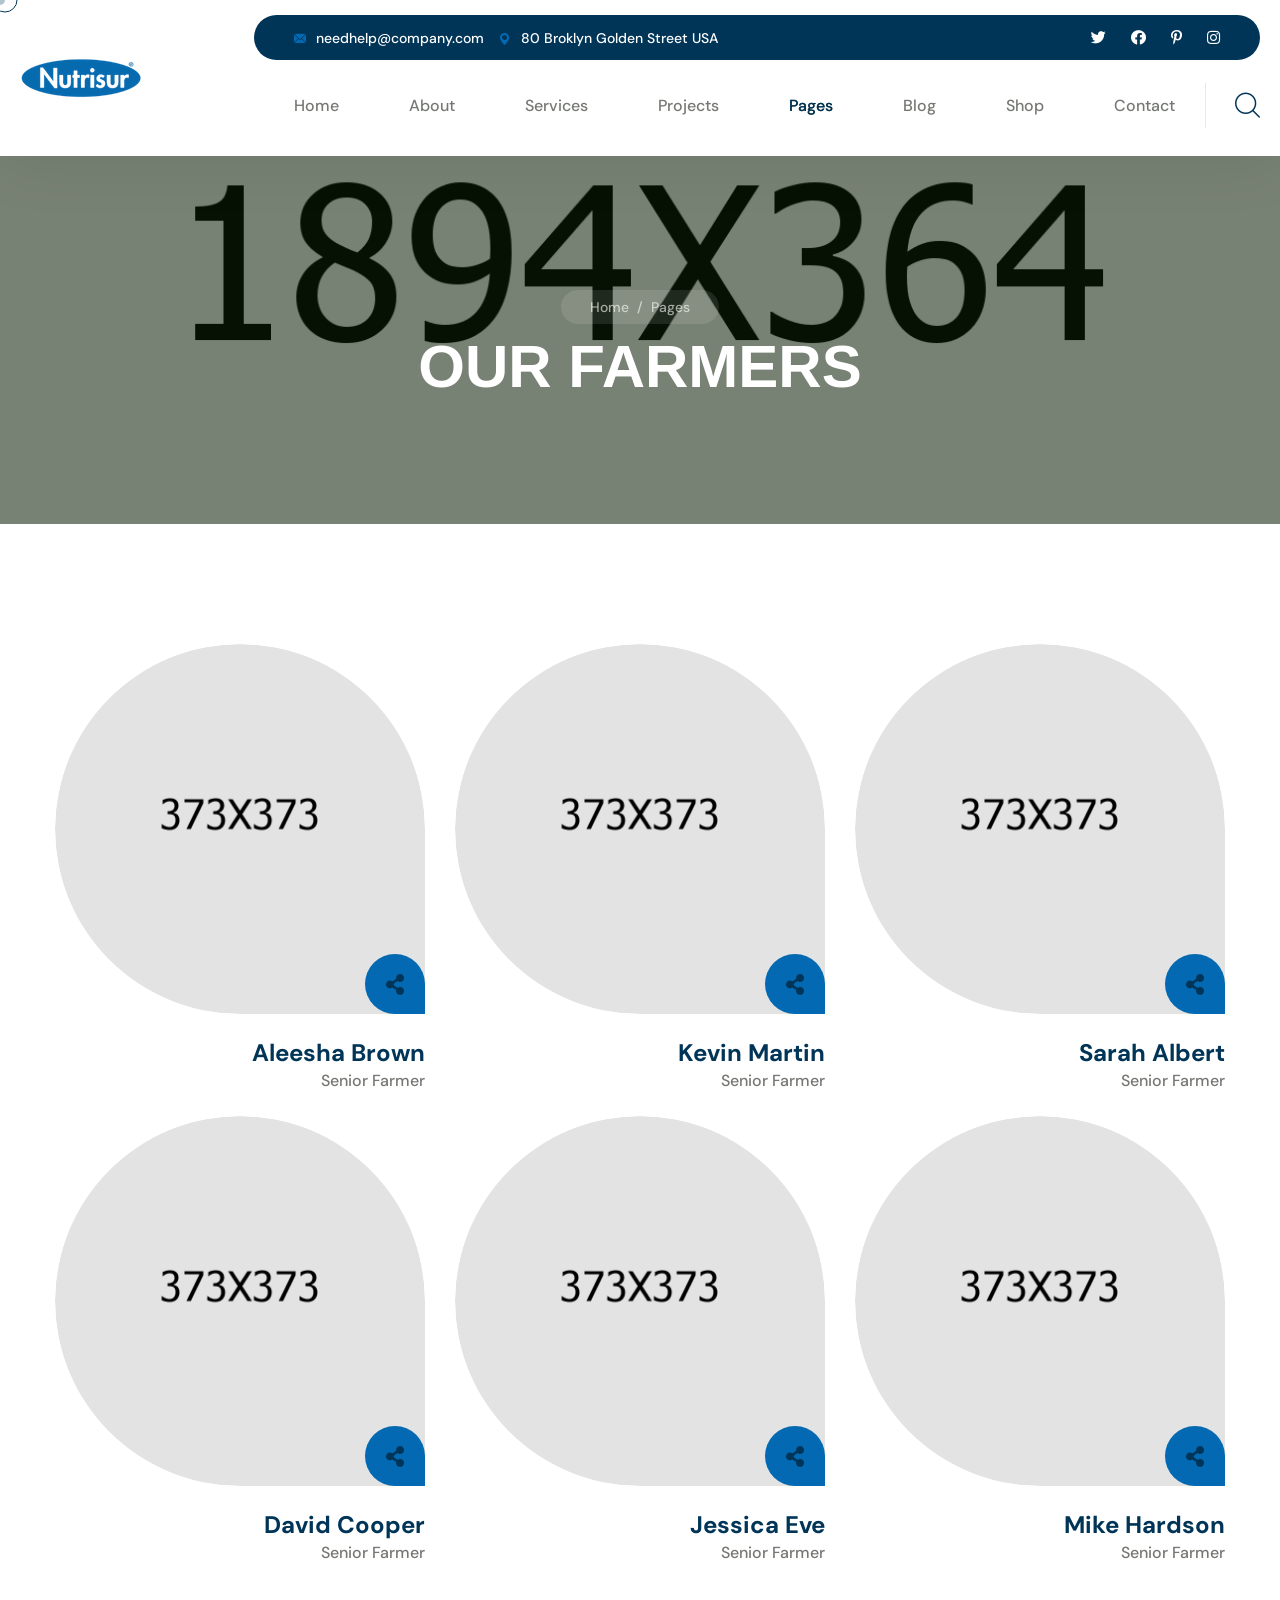
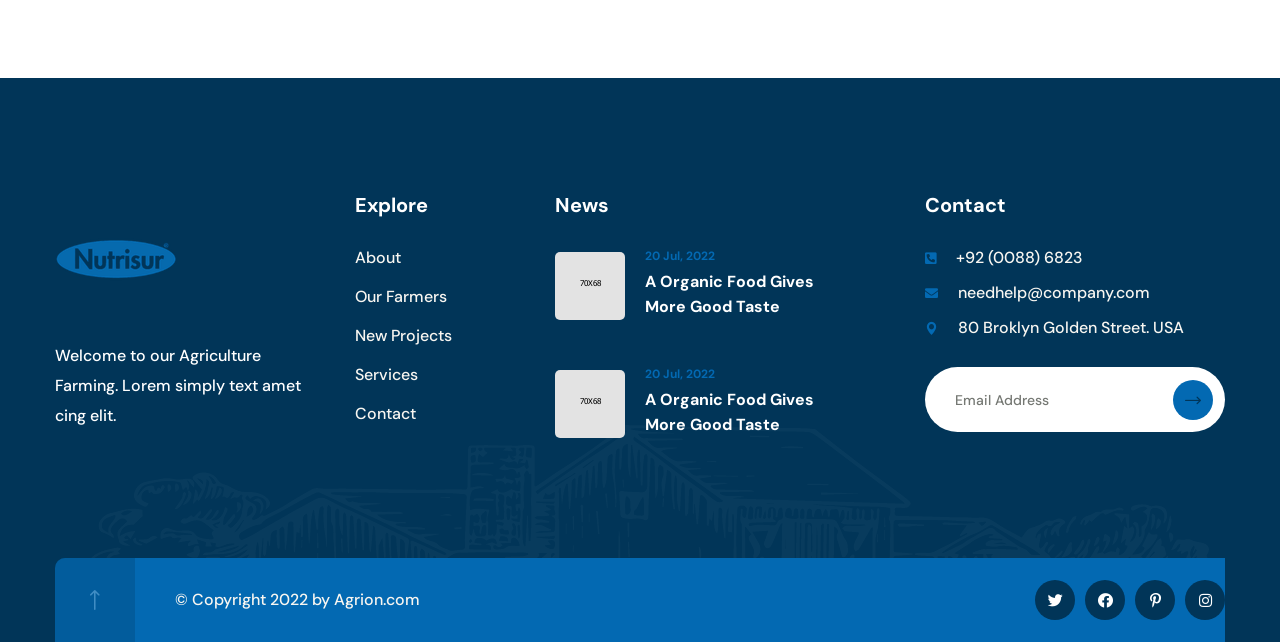
<file: farmers.html>
<!DOCTYPE html>
<html lang="en">

<head>
    <meta charset="UTF-8" />
    <meta name="viewport" content="width=device-width, initial-scale=1.0" />
    <title> Farmers || Agrion || Agrion HTML 5 Template </title>
    <!-- favicons Icons -->
    <link rel="apple-touch-icon" sizes="180x180" href="assets/images/favicons/apple-touch-icon.png" />
    <link rel="icon" type="image/png" sizes="32x32" href="assets/images/favicons/favicon-32x32.png" />
    <link rel="icon" type="image/png" sizes="16x16" href="assets/images/favicons/favicon-16x16.png" />
    <link rel="manifest" href="assets/images/favicons/site.webmanifest" />
    <meta name="description" content="Agrion HTML 5 Template " />

    <!-- fonts -->
    <link rel="preconnect" href="https://fonts.googleapis.com">

    <link rel="preconnect" href="https://fonts.gstatic.com" crossorigin>

    <link
        href="https://fonts.googleapis.com/css2?family=DM+Sans:ital,wght@0,400;0,500;0,700;1,400;1,500;1,700&display=swap"
        rel="stylesheet">
    <link href="https://fonts.googleapis.com/css2?family=Amatic+SC:wght@400;700&display=swap" rel="stylesheet">

    <link rel="stylesheet" href="assets/vendors/bootstrap/css/bootstrap.min.css" />
    <link rel="stylesheet" href="assets/vendors/animate/animate.min.css" />
    <link rel="stylesheet" href="assets/vendors/animate/custom-animate.css" />
    <link rel="stylesheet" href="assets/vendors/fontawesome/css/all.min.css" />
    <link rel="stylesheet" href="assets/vendors/jarallax/jarallax.css" />
    <link rel="stylesheet" href="assets/vendors/jquery-magnific-popup/jquery.magnific-popup.css" />
    <link rel="stylesheet" href="assets/vendors/nouislider/nouislider.min.css" />
    <link rel="stylesheet" href="assets/vendors/nouislider/nouislider.pips.css" />
    <link rel="stylesheet" href="assets/vendors/odometer/odometer.min.css" />
    <link rel="stylesheet" href="assets/vendors/swiper/swiper.min.css" />
    <link rel="stylesheet" href="assets/vendors/agrion-icons/style.css">
    <link rel="stylesheet" href="assets/vendors/tiny-slider/tiny-slider.min.css" />
    <link rel="stylesheet" href="assets/vendors/reey-font/stylesheet.css" />
    <link rel="stylesheet" href="assets/vendors/owl-carousel/owl.carousel.min.css" />
    <link rel="stylesheet" href="assets/vendors/owl-carousel/owl.theme.default.min.css" />
    <link rel="stylesheet" href="assets/vendors/bxslider/jquery.bxslider.css" />
    <link rel="stylesheet" href="assets/vendors/bootstrap-select/css/bootstrap-select.min.css" />
    <link rel="stylesheet" href="assets/vendors/vegas/vegas.min.css" />
    <link rel="stylesheet" href="assets/vendors/jquery-ui/jquery-ui.css" />
    <link rel="stylesheet" href="assets/vendors/timepicker/timePicker.css" />

    <!-- template styles -->
    <link rel="stylesheet" href="assets/css/agrion.css" />
    <link rel="stylesheet" href="assets/css/agrion-responsive.css" />
</head>

<body class="custom-cursor">

    <div class="custom-cursor__cursor"></div>
    <div class="custom-cursor__cursor-two"></div>





    <div class="preloader">
        <div class="preloader__image"></div>
    </div>
    <!-- /.preloader -->


    <div class="page-wrapper">
        <header class="main-header">
            <div class="main-header__wrapper">
                <div class="main-header__wrapper-inner">
                    <div class="main-header__logo">
                        <a href="index.html"><img src="assets/images/resources/logo-1.png" alt=""></a>
                    </div>
                    <div class="main-header__menu-box">
                        <div class="main-header__menu-box-top">
                            <ul class="list-unstyled main-header__contact-list">
                                <li>
                                    <div class="icon">
                                        <i class="icon-email"></i>
                                    </div>
                                    <div class="text">
                                        <p><a href="mailto:needhelp@company.com">needhelp@company.com</a></p>
                                    </div>
                                </li>
                                <li>
                                    <div class="icon">
                                        <i class="icon-pin"></i>
                                    </div>
                                    <div class="text">
                                        <p>80 Broklyn Golden Street USA</p>
                                    </div>
                                </li>
                            </ul>
                            <div class="main-header__social">
                                <a href="#"><i class="fab fa-twitter"></i></a>
                                <a href="#"><i class="fab fa-facebook"></i></a>
                                <a href="#"><i class="fab fa-pinterest-p"></i></a>
                                <a href="#"><i class="fab fa-instagram"></i></a>
                            </div>
                        </div>
                        <div class="main-header__menu-box-bottom">
                            <nav class="main-menu">
                                <div class="main-menu__wrapper">
                                    <div class="main-menu__wrapper-inner">
                                        <div class="main-menu__left">
                                            <div class="main-menu__main-menu-box">
                                                <a href="#" class="mobile-nav__toggler"><i class="fa fa-bars"></i></a>
                                                <ul class="main-menu__list">
                                                    <li class="dropdown megamenu">
                                                        <a href="index.html">Home </a>
                                                        <ul>
                                                            <li>
                                                                <section class="home-showcase">
                                                                    <div class="container">
                                                                        <div class="home-showcase__inner">
                                                                            <div class="row">
                                                                                <div class="col-lg-3">
                                                                                    <div class="home-showcase__item">
                                                                                        <div
                                                                                            class="home-showcase__image">
                                                                                            <img src="assets/images/home-showcase/home-showcase-1-1.jpg"
                                                                                                alt="">
                                                                                            <div
                                                                                                class="home-showcase__buttons">
                                                                                                <a href="index.html"
                                                                                                    class="thm-btn home-showcase__buttons__item">Multi
                                                                                                    Page</a>
                                                                                                <a href="index-one-page.html"
                                                                                                    class="thm-btn home-showcase__buttons__item">One
                                                                                                    Page</a>
                                                                                            </div>
                                                                                            <!-- /.home-showcase__buttons -->
                                                                                        </div>
                                                                                        <!-- /.home-showcase__image -->
                                                                                        <h3
                                                                                            class="home-showcase__title">
                                                                                            Home
                                                                                            page
                                                                                            01</h3>
                                                                                        <!-- /.home-showcase__title -->
                                                                                    </div><!-- /.home-showcase__item -->
                                                                                </div><!-- /.col-lg-3 -->
                                                                                <div class="col-lg-3">
                                                                                    <div class="home-showcase__item">
                                                                                        <div
                                                                                            class="home-showcase__image">
                                                                                            <img src="assets/images/home-showcase/home-showcase-1-2.jpg"
                                                                                                alt="">
                                                                                            <div
                                                                                                class="home-showcase__buttons">
                                                                                                <a href="index2.html"
                                                                                                    class="thm-btn home-showcase__buttons__item">Multi
                                                                                                    Page</a>
                                                                                                <a href="index2-one-page.html"
                                                                                                    class="thm-btn home-showcase__buttons__item">One
                                                                                                    Page</a>
                                                                                            </div>
                                                                                            <!-- /.home-showcase__buttons -->
                                                                                        </div>
                                                                                        <!-- /.home-showcase__image -->
                                                                                        <h3
                                                                                            class="home-showcase__title">
                                                                                            Home
                                                                                            page
                                                                                            02
                                                                                        </h3>
                                                                                        <!-- /.home-showcase__title -->
                                                                                    </div><!-- /.home-showcase__item -->
                                                                                </div><!-- /.col-lg-3 -->
                                                                                <div class="col-lg-3">
                                                                                    <div class="home-showcase__item">
                                                                                        <div
                                                                                            class="home-showcase__image">
                                                                                            <img src="assets/images/home-showcase/home-showcase-1-3.jpg"
                                                                                                alt="">
                                                                                            <div
                                                                                                class="home-showcase__buttons">
                                                                                                <a href="index3.html"
                                                                                                    class="thm-btn home-showcase__buttons__item">Multi
                                                                                                    Page</a>
                                                                                                <a href="index3-one-page.html"
                                                                                                    class="thm-btn home-showcase__buttons__item">One
                                                                                                    Page</a>
                                                                                            </div>
                                                                                            <!-- /.home-showcase__buttons -->
                                                                                        </div>
                                                                                        <!-- /.home-showcase__image -->
                                                                                        <h3
                                                                                            class="home-showcase__title">
                                                                                            Home
                                                                                            page
                                                                                            03
                                                                                        </h3>
                                                                                        <!-- /.home-showcase__title -->
                                                                                    </div><!-- /.home-showcase__item -->
                                                                                </div><!-- /.col-lg-3 -->
                                                                                <div class="col-lg-3">
                                                                                    <div class="home-showcase__item">
                                                                                        <div
                                                                                            class="home-showcase__image">
                                                                                            <img src="assets/images/home-showcase/home-showcase-1-4.jpg"
                                                                                                alt="">
                                                                                            <div
                                                                                                class="home-showcase__buttons">
                                                                                                <a href="index-dark.html"
                                                                                                    class="thm-btn home-showcase__buttons__item">View
                                                                                                    Page</a>
                                                                                            </div>
                                                                                            <!-- /.home-showcase__buttons -->
                                                                                        </div>
                                                                                        <!-- /.home-showcase__image -->
                                                                                        <h3
                                                                                            class="home-showcase__title">
                                                                                            Home
                                                                                            page
                                                                                            04
                                                                                        </h3>
                                                                                        <!-- /.home-showcase__title -->
                                                                                    </div><!-- /.home-showcase__item -->
                                                                                </div><!-- /.col-lg-3 -->
                                                                            </div><!-- /.row -->
                                                                        </div><!-- /.home-showcase__inner -->

                                                                    </div><!-- /.container -->
                                                                </section>
                                                            </li>
                                                        </ul>
                                                    </li>
                                                    <li>
                                                        <a href="about.html">About</a>
                                                    </li>
                                                    <li class="dropdown">
                                                        <a href="#">Services</a>
                                                        <ul class="shadow-box">
                                                            <li><a href="services.html">Services</a>
                                                            </li>
                                                            <li><a href="services-carousel.html">Services Carousel</a>
                                                            </li>
                                                            <li><a href="agriculture-products.html">Agriculture
                                                                    Products</a></li>
                                                            <li><a href="organic-products.html">Organic Products</a>
                                                            </li>
                                                            <li><a href="fresh-vegetables.html">Fresh Vegetables</a>
                                                            </li>
                                                            <li><a href="dairy-products.html">Dairy Products</a></li>
                                                        </ul>
                                                    </li>
                                                    <li class="dropdown">
                                                        <a href="#">Projects</a>
                                                        <ul class="shadow-box">
                                                            <li><a href="project-01.html">Projects 01</a></li>
                                                            <li><a href="project-02.html">Projects 02</a></li>
                                                            <li><a href="project-carousel.html">Project Carousel</a>
                                                            </li>
                                                            <li><a href="project-details.html">Project Details</a></li>
                                                        </ul>
                                                    </li>
                                                    <li class="dropdown current">
                                                        <a href="#">Pages</a>
                                                        <ul class="shadow-box">
                                                            <li><a href="farmers.html">Farmers</a></li>
                                                            <li><a href="farmers-carousel.html">Farmers Carousel</a>
                                                            </li>
                                                            <li><a href="testimonials.html">Testimonials</a></li>
                                                            <li><a href="testimonials-carousel.html">Testimonial
                                                                    Carousel</a></li>
                                                            <li><a href="faq.html">FAQs</a></li>
                                                            <li><a href="404.html">404 Error</a></li>
                                                        </ul>
                                                    </li>
                                                    <li class="dropdown">
                                                        <a href="#">Blog</a>
                                                        <ul class="shadow-box">
                                                            <li><a href="blog.html">Blog</a></li>
                                                            <li><a href="blog-carousel.html">Blog Carousel</a></li>
                                                            <li><a href="blog-sidebar.html">Blog Sidebar</a></li>
                                                            <li><a href="blog-details.html">Blog Details</a></li>
                                                        </ul>
                                                    </li>
                                                    <li class="dropdown">
                                                        <a href="#">Shop</a>
                                                        <ul class="shadow-box">
                                                            <li><a href="products.html">Products</a></li>
                                                            <li><a href="product-details.html">Product Details</a></li>
                                                            <li><a href="cart.html">Cart</a></li>
                                                            <li><a href="checkout.html">Checkout</a></li>
                                                        </ul>
                                                    </li>
                                                    <li>
                                                        <a href="contact.html">Contact</a>
                                                    </li>
                                                </ul>
                                            </div>
                                        </div>
                                        <div class="main-menu__right">
                                            <div class="main-menu__search-cart-btn-box">
                                                <div class="main-menu__search-box">
                                                    <a href="#"
                                                        class="main-menu__search search-toggler icon-magnifying-glass"></a>
                                                </div>
                                                <div class="main-menu__cart-box">
                                                    <a href="cart.html" class="main-menu__cart icon-shopping-cart"></a>
                                                </div>
                                                <div class="main-menu__btn-box">
                                                    <a href="contact.html" class="thm-btn main-menu__btn">Get Free Quote
                                                        <i class="icon-right-arrow"></i> </a>
                                                </div>
                                            </div>
                                        </div>
                                    </div>
                                </div>
                            </nav>
                        </div>
                    </div>
                    <div class="main-header__phone-contact-box">
                        <div class="main-header__phone-number">
                            <a href="tel:9200886823">+92 (0088) 6823</a>
                        </div>
                        <div class="main-header__call-box">
                            <div class="main-header__call-inner">
                                <div class="main-header__call-icon">
                                    <span class="fas fa-phone"></span>
                                </div>
                            </div>
                        </div>
                    </div>
                </div>
            </div>
        </header>

        <div class="stricky-header stricked-menu main-menu">
            <div class="sticky-header__content"></div><!-- /.sticky-header__content -->
        </div><!-- /.stricky-header -->

        <!--Page Header Start-->
        <section class="page-header">
            <div class="page-header-bg" style="background-image: url(assets/images/backgrounds/page-header-bg.jpg)">
            </div>
            <div class="container">
                <div class="page-header__inner">
                    <ul class="thm-breadcrumb list-unstyled">
                        <li><a href="index.html">Home</a></li>
                        <li><span>/</span></li>
                        <li>Pages</li>
                    </ul>
                    <h2>Our Farmers</h2>
                </div>
            </div>
        </section>
        <!--Page Header End-->

        <!--Team Page Start-->
        <section class="team-page">
            <div class="container">
                <div class="row">
                    <!--Team Page Single Start-->
                    <div class="col-xl-4 col-lg-6 col-md-6 wow fadeInUp" data-wow-delay="100ms">
                        <div class="team-one__single">
                            <div class="team-one__shape-1">
                                <img src="assets/images/shapes/team-one-shape-1.png" alt="">
                            </div>
                            <div class="team-one__img-box">
                                <div class="team-one__img">
                                    <img src="assets/images/team/team-1-1.jpg" alt="">
                                    <ul class="list-unstyled team-one__social">
                                        <li><a href="#"><i class="fab fa-facebook-f"></i> <span
                                                    class="team-one__social-name">Facebook</span></a>
                                        </li>
                                        <li>
                                            <a href="#"><i class="fab fa-twitter"></i> <span
                                                    class="team-one__social-name">Twitter</span></a>
                                        </li>
                                        <li>
                                            <a href="#"><i class="fab fa-pinterest-p"></i> <span
                                                    class="team-one__social-name">Pinterest</span></a>
                                        </li>
                                        <li>
                                            <a href="#"><i class="fab fa-instagram"></i><span
                                                    class="team-one__social-name">Instagram</span></a>
                                        </li>
                                    </ul>
                                    <div class="team-one__icon">
                                        <a href="#"><i class="fas fa-share-alt"></i></a>
                                    </div>
                                </div>
                            </div>
                            <div class="team-one__content">
                                <h3 class="team-one__title"><a href="farmers.html">Aleesha Brown</a></h3>
                                <p class="team-one__subtitle">Senior Farmer</p>
                            </div>
                        </div>
                    </div>
                    <!--Team Page Single End-->
                    <!--Team Page Single Start-->
                    <div class="col-xl-4 col-lg-6 col-md-6 wow fadeInUp" data-wow-delay="200ms">
                        <div class="team-one__single">
                            <div class="team-one__shape-1">
                                <img src="assets/images/shapes/team-one-shape-1.png" alt="">
                            </div>
                            <div class="team-one__img-box">
                                <div class="team-one__img">
                                    <img src="assets/images/team/team-1-2.jpg" alt="">
                                    <ul class="list-unstyled team-one__social">
                                        <li><a href="#"><i class="fab fa-facebook-f"></i> <span
                                                    class="team-one__social-name">Facebook</span></a>
                                        </li>
                                        <li>
                                            <a href="#"><i class="fab fa-twitter"></i> <span
                                                    class="team-one__social-name">Twitter</span></a>
                                        </li>
                                        <li>
                                            <a href="#"><i class="fab fa-pinterest-p"></i> <span
                                                    class="team-one__social-name">Pinterest</span></a>
                                        </li>
                                        <li>
                                            <a href="#"><i class="fab fa-instagram"></i><span
                                                    class="team-one__social-name">Instagram</span></a>
                                        </li>
                                    </ul>
                                    <div class="team-one__icon">
                                        <a href="#"><i class="fas fa-share-alt"></i></a>
                                    </div>
                                </div>
                            </div>
                            <div class="team-one__content">
                                <h3 class="team-one__title"><a href="farmers.html">Kevin Martin</a></h3>
                                <p class="team-one__subtitle">Senior Farmer</p>
                            </div>
                        </div>
                    </div>
                    <!--Team Page Single End-->
                    <!--Team Page Single Start-->
                    <div class="col-xl-4 col-lg-6 col-md-6 wow fadeInUp" data-wow-delay="300ms">
                        <div class="team-one__single">
                            <div class="team-one__shape-1">
                                <img src="assets/images/shapes/team-one-shape-1.png" alt="">
                            </div>
                            <div class="team-one__img-box">
                                <div class="team-one__img">
                                    <img src="assets/images/team/team-1-3.jpg" alt="">
                                    <ul class="list-unstyled team-one__social">
                                        <li><a href="#"><i class="fab fa-facebook-f"></i> <span
                                                    class="team-one__social-name">Facebook</span></a>
                                        </li>
                                        <li>
                                            <a href="#"><i class="fab fa-twitter"></i> <span
                                                    class="team-one__social-name">Twitter</span></a>
                                        </li>
                                        <li>
                                            <a href="#"><i class="fab fa-pinterest-p"></i> <span
                                                    class="team-one__social-name">Pinterest</span></a>
                                        </li>
                                        <li>
                                            <a href="#"><i class="fab fa-instagram"></i><span
                                                    class="team-one__social-name">Instagram</span></a>
                                        </li>
                                    </ul>
                                    <div class="team-one__icon">
                                        <a href="#"><i class="fas fa-share-alt"></i></a>
                                    </div>
                                </div>
                            </div>
                            <div class="team-one__content">
                                <h3 class="team-one__title"><a href="farmers.html">Sarah Albert</a></h3>
                                <p class="team-one__subtitle">Senior Farmer</p>
                            </div>
                        </div>
                    </div>
                    <!--Team Page Single End-->
                    <!--Team Page Single Start-->
                    <div class="col-xl-4 col-lg-6 col-md-6 wow fadeInUp" data-wow-delay="400ms">
                        <div class="team-one__single">
                            <div class="team-one__shape-1">
                                <img src="assets/images/shapes/team-one-shape-1.png" alt="">
                            </div>
                            <div class="team-one__img-box">
                                <div class="team-one__img">
                                    <img src="assets/images/team/team-1-4.jpg" alt="">
                                    <ul class="list-unstyled team-one__social">
                                        <li><a href="#"><i class="fab fa-facebook-f"></i> <span
                                                    class="team-one__social-name">Facebook</span></a>
                                        </li>
                                        <li>
                                            <a href="#"><i class="fab fa-twitter"></i> <span
                                                    class="team-one__social-name">Twitter</span></a>
                                        </li>
                                        <li>
                                            <a href="#"><i class="fab fa-pinterest-p"></i> <span
                                                    class="team-one__social-name">Pinterest</span></a>
                                        </li>
                                        <li>
                                            <a href="#"><i class="fab fa-instagram"></i><span
                                                    class="team-one__social-name">Instagram</span></a>
                                        </li>
                                    </ul>
                                    <div class="team-one__icon">
                                        <a href="#"><i class="fas fa-share-alt"></i></a>
                                    </div>
                                </div>
                            </div>
                            <div class="team-one__content">
                                <h3 class="team-one__title"><a href="farmers.html">David Cooper</a></h3>
                                <p class="team-one__subtitle">Senior Farmer</p>
                            </div>
                        </div>
                    </div>
                    <!--Team Page Single End-->
                    <!--Team Page Single Start-->
                    <div class="col-xl-4 col-lg-6 col-md-6 wow fadeInUp" data-wow-delay="500ms">
                        <div class="team-one__single">
                            <div class="team-one__shape-1">
                                <img src="assets/images/shapes/team-one-shape-1.png" alt="">
                            </div>
                            <div class="team-one__img-box">
                                <div class="team-one__img">
                                    <img src="assets/images/team/team-1-5.jpg" alt="">
                                    <ul class="list-unstyled team-one__social">
                                        <li><a href="#"><i class="fab fa-facebook-f"></i> <span
                                                    class="team-one__social-name">Facebook</span></a>
                                        </li>
                                        <li>
                                            <a href="#"><i class="fab fa-twitter"></i> <span
                                                    class="team-one__social-name">Twitter</span></a>
                                        </li>
                                        <li>
                                            <a href="#"><i class="fab fa-pinterest-p"></i> <span
                                                    class="team-one__social-name">Pinterest</span></a>
                                        </li>
                                        <li>
                                            <a href="#"><i class="fab fa-instagram"></i><span
                                                    class="team-one__social-name">Instagram</span></a>
                                        </li>
                                    </ul>
                                    <div class="team-one__icon">
                                        <a href="#"><i class="fas fa-share-alt"></i></a>
                                    </div>
                                </div>
                            </div>
                            <div class="team-one__content">
                                <h3 class="team-one__title"><a href="farmers.html">Jessica Eve</a></h3>
                                <p class="team-one__subtitle">Senior Farmer</p>
                            </div>
                        </div>
                    </div>
                    <!--Team Page Single End-->
                    <!--Team Page Single Start-->
                    <div class="col-xl-4 col-lg-6 col-md-6 wow fadeInUp" data-wow-delay="600ms">
                        <div class="team-one__single">
                            <div class="team-one__shape-1">
                                <img src="assets/images/shapes/team-one-shape-1.png" alt="">
                            </div>
                            <div class="team-one__img-box">
                                <div class="team-one__img">
                                    <img src="assets/images/team/team-1-6.jpg" alt="">
                                    <ul class="list-unstyled team-one__social">
                                        <li><a href="#"><i class="fab fa-facebook-f"></i> <span
                                                    class="team-one__social-name">Facebook</span></a>
                                        </li>
                                        <li>
                                            <a href="#"><i class="fab fa-twitter"></i> <span
                                                    class="team-one__social-name">Twitter</span></a>
                                        </li>
                                        <li>
                                            <a href="#"><i class="fab fa-pinterest-p"></i> <span
                                                    class="team-one__social-name">Pinterest</span></a>
                                        </li>
                                        <li>
                                            <a href="#"><i class="fab fa-instagram"></i><span
                                                    class="team-one__social-name">Instagram</span></a>
                                        </li>
                                    </ul>
                                    <div class="team-one__icon">
                                        <a href="#"><i class="fas fa-share-alt"></i></a>
                                    </div>
                                </div>
                            </div>
                            <div class="team-one__content">
                                <h3 class="team-one__title"><a href="farmers.html">Mike Hardson</a></h3>
                                <p class="team-one__subtitle">Senior Farmer</p>
                            </div>
                        </div>
                    </div>
                    <!--Team Page Single End-->
                </div>
            </div>
        </section>
        <!--Team Page End-->

        <!--Site Footer Start-->
        <footer class="site-footer">
            <div class="site-footer__top">
                <div class="container">
                    <div class="site-footer__top-inner">
                        <div class="site-footer-shape-1 float-bob-x"
                            style="background-image: url(assets/images/shapes/site-footer-shape-1.png);"></div>
                        <div class="row">
                            <div class="col-xl-3 col-lg-6 col-md-6 wow fadeInUp" data-wow-delay="100ms">
                                <div class="footer-widget__column footer-widget__about">
                                    <div class="footer-widget__logo">
                                        <a href="index.html"><img src="assets/images/resources/footer-logo.png"
                                                alt=""></a>
                                    </div>
                                    <div class="footer-widget__about-text-box">
                                        <p class="footer-widget__about-text">Welcome to our Agriculture Farming. Lorem
                                            simply text amet cing elit.</p>
                                    </div>
                                </div>
                            </div>
                            <div class="col-xl-2 col-lg-6 col-md-6 wow fadeInUp" data-wow-delay="200ms">
                                <div class="footer-widget__column footer-widget__Explore">
                                    <div class="footer-widget__title-box">
                                        <h3 class="footer-widget__title">Explore</h3>
                                    </div>
                                    <ul class="footer-widget__Explore-list list-unstyled">
                                        <li><a href="about.html">About</a></li>
                                        <li><a href="farmers.html">Our Farmers</a></li>
                                        <li><a href="project-01.html">New Projects</a></li>
                                        <li><a href="services.html">Services</a></li>
                                        <li><a href="contact.html">Contact</a></li>
                                    </ul>
                                </div>
                            </div>
                            <div class="col-xl-3 col-lg-6 col-md-6 wow fadeInUp" data-wow-delay="300ms">
                                <div class="footer-widget__column footer-widget__news">
                                    <div class="footer-widget__title-box">
                                        <h3 class="footer-widget__title">News</h3>
                                    </div>
                                    <ul class="footer-widget__news-list list-unstyled">
                                        <li>
                                            <div class="footer-widget__news-img">
                                                <img src="assets/images/resources/footer-widget-news-img-1.jpg" alt="">
                                            </div>
                                            <div class="footer-widget__news-content">
                                                <p class="footer-widget__news-date">20 Jul, 2022</p>
                                                <h5 class="footer-widget__news-sub-title"><a href="blog-details.html">A
                                                        Organic Food
                                                        Gives
                                                        More Good Taste</a></h5>
                                            </div>
                                        </li>
                                        <li>
                                            <div class="footer-widget__news-img">
                                                <img src="assets/images/resources/footer-widget-news-img-2.jpg" alt="">
                                            </div>
                                            <div class="footer-widget__news-content">
                                                <p class="footer-widget__news-date">20 Jul, 2022</p>
                                                <h5 class="footer-widget__news-sub-title"><a href="blog-details.html">A
                                                        Organic Food
                                                        Gives
                                                        More Good Taste</a></h5>
                                            </div>
                                        </li>
                                    </ul>
                                </div>
                            </div>
                            <div class="col-xl-4 col-lg-6 col-md-6 wow fadeInUp" data-wow-delay="400ms">
                                <div class="footer-widget__column footer-widget__Contact">
                                    <div class="footer-widget__title-box">
                                        <h3 class="footer-widget__title">Contact</h3>
                                    </div>
                                    <ul class="footer-widget__Contact-list list-unstyled">
                                        <li>
                                            <div class="icon">
                                                <span class="fas fa-phone-square-alt"></span>
                                            </div>
                                            <div class="text">
                                                <p><a href="tel:9200886823">+92 (0088) 6823</a></p>
                                            </div>
                                        </li>
                                        <li>
                                            <div class="icon">
                                                <span class="fas fa-envelope"></span>
                                            </div>
                                            <div class="text">
                                                <p><a href="mailto:needhelp@company.com">needhelp@company.com</a></p>
                                            </div>
                                        </li>
                                        <li>
                                            <div class="icon">
                                                <span class="icon-pin"></span>
                                            </div>
                                            <div class="text">
                                                <p>80 Broklyn Golden Street. USA</p>
                                            </div>
                                        </li>
                                    </ul>
                                    <form class="footer-widget__Contact-form">
                                        <div class="footer-widget__Contact-input-box">
                                            <input type="email" placeholder="Email Address" name="email">
                                            <button type="submit" class="footer-widget__Contact-btn"><i
                                                    class="icon-right-arrow"></i></button>
                                        </div>
                                    </form>
                                </div>
                            </div>
                        </div>
                    </div>
                </div>
            </div>
            <div class="site-footer__bottom">
                <div class="container">
                    <div class="row">
                        <div class="col-xl-12">
                            <div class="site-footer__bottom-inner">
                                <p class="site-footer__bottom-text">© Copyright 2022 by <a href="#">Agrion.com</a></p>
                                <div class="site-footer__social">
                                    <a href="#"><i class="fab fa-twitter"></i></a>
                                    <a href="#"><i class="fab fa-facebook"></i></a>
                                    <a href="#"><i class="fab fa-pinterest-p"></i></a>
                                    <a href="#"><i class="fab fa-instagram"></i></a>
                                </div>
                                <div class="site-footer__bottom-scroll">
                                    <a href="#" data-target="html" class="scroll-to-target scroll-to-top"><i
                                            class="icon-up-arrow"></i></a>
                                </div>
                            </div>
                        </div>
                    </div>
                </div>
            </div>
        </footer>
        <!--Site Footer End-->


    </div><!-- /.page-wrapper -->


    <div class="mobile-nav__wrapper">
        <div class="mobile-nav__overlay mobile-nav__toggler"></div>
        <!-- /.mobile-nav__overlay -->
        <div class="mobile-nav__content">
            <span class="mobile-nav__close mobile-nav__toggler"><i class="fa fa-times"></i></span>

            <div class="logo-box">
                <a href="index.html" aria-label="logo image"><img src="assets/images/resources/logo-2.png" width="143"
                        alt="" /></a>
            </div>
            <!-- /.logo-box -->
            <div class="mobile-nav__container"></div>
            <!-- /.mobile-nav__container -->

            <ul class="mobile-nav__contact list-unstyled">
                <li>
                    <i class="fa fa-envelope"></i>
                    <a href="mailto:needhelp@packageName__.com">needhelp@agrion.com</a>
                </li>
                <li>
                    <i class="fa fa-phone-alt"></i>
                    <a href="tel:666-888-0000">666 888 0000</a>
                </li>
            </ul><!-- /.mobile-nav__contact -->
            <div class="mobile-nav__top">
                <div class="mobile-nav__social">
                    <a href="#" class="fab fa-twitter"></a>
                    <a href="#" class="fab fa-facebook-square"></a>
                    <a href="#" class="fab fa-pinterest-p"></a>
                    <a href="#" class="fab fa-instagram"></a>
                </div><!-- /.mobile-nav__social -->
            </div><!-- /.mobile-nav__top -->



        </div>
        <!-- /.mobile-nav__content -->
    </div>
    <!-- /.mobile-nav__wrapper -->

    <div class="search-popup">
        <div class="search-popup__overlay search-toggler"></div>
        <!-- /.search-popup__overlay -->
        <div class="search-popup__content">
            <form action="#">
                <label for="search" class="sr-only">search here</label><!-- /.sr-only -->
                <input type="text" id="search" placeholder="Search Here..." />
                <button type="submit" aria-label="search submit" class="thm-btn">
                    <i class="icon-magnifying-glass"></i>
                </button>
            </form>
        </div>
        <!-- /.search-popup__content -->
    </div>
    <!-- /.search-popup -->



    <script src="assets/vendors/jquery/jquery-3.6.0.min.js"></script>
    <script src="assets/vendors/bootstrap/js/bootstrap.bundle.min.js"></script>
    <script src="assets/vendors/jarallax/jarallax.min.js"></script>
    <script src="assets/vendors/jquery-ajaxchimp/jquery.ajaxchimp.min.js"></script>
    <script src="assets/vendors/jquery-appear/jquery.appear.min.js"></script>
    <script src="assets/vendors/jquery-circle-progress/jquery.circle-progress.min.js"></script>
    <script src="assets/vendors/jquery-magnific-popup/jquery.magnific-popup.min.js"></script>
    <script src="assets/vendors/jquery-validate/jquery.validate.min.js"></script>
    <script src="assets/vendors/nouislider/nouislider.min.js"></script>
    <script src="assets/vendors/odometer/odometer.min.js"></script>
    <script src="assets/vendors/swiper/swiper.min.js"></script>
    <script src="assets/vendors/tiny-slider/tiny-slider.min.js"></script>
    <script src="assets/vendors/wnumb/wNumb.min.js"></script>
    <script src="assets/vendors/wow/wow.js"></script>
    <script src="assets/vendors/isotope/isotope.js"></script>
    <script src="assets/vendors/countdown/countdown.min.js"></script>
    <script src="assets/vendors/owl-carousel/owl.carousel.min.js"></script>
    <script src="assets/vendors/bxslider/jquery.bxslider.min.js"></script>
    <script src="assets/vendors/bootstrap-select/js/bootstrap-select.min.js"></script>
    <script src="assets/vendors/vegas/vegas.min.js"></script>
    <script src="assets/vendors/jquery-ui/jquery-ui.js"></script>
    <script src="assets/vendors/timepicker/timePicker.js"></script>
    <script src="assets/vendors/circleType/jquery.circleType.js"></script>
    <script src="assets/vendors/circleType/jquery.lettering.min.js"></script>




    <!-- template js -->
    <script src="assets/js/agrion.js"></script>
</body>

</html>
</file>
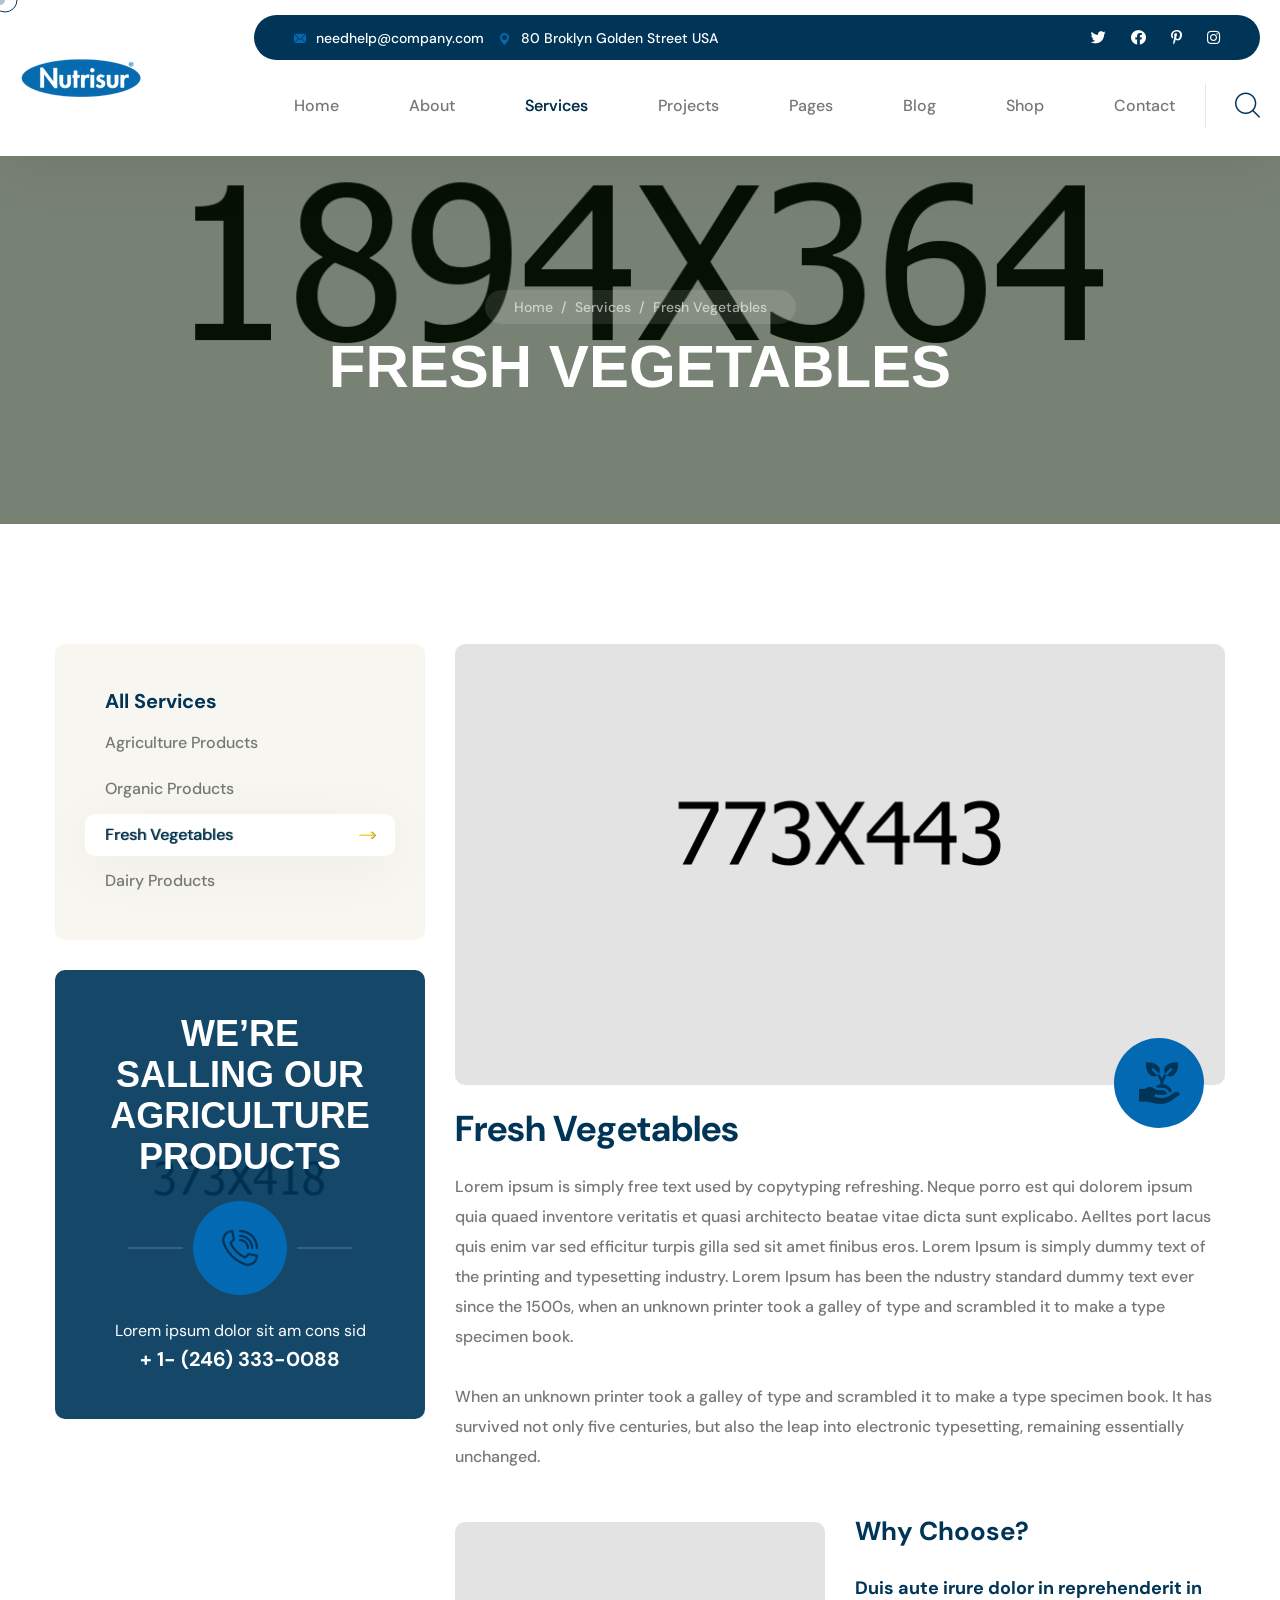
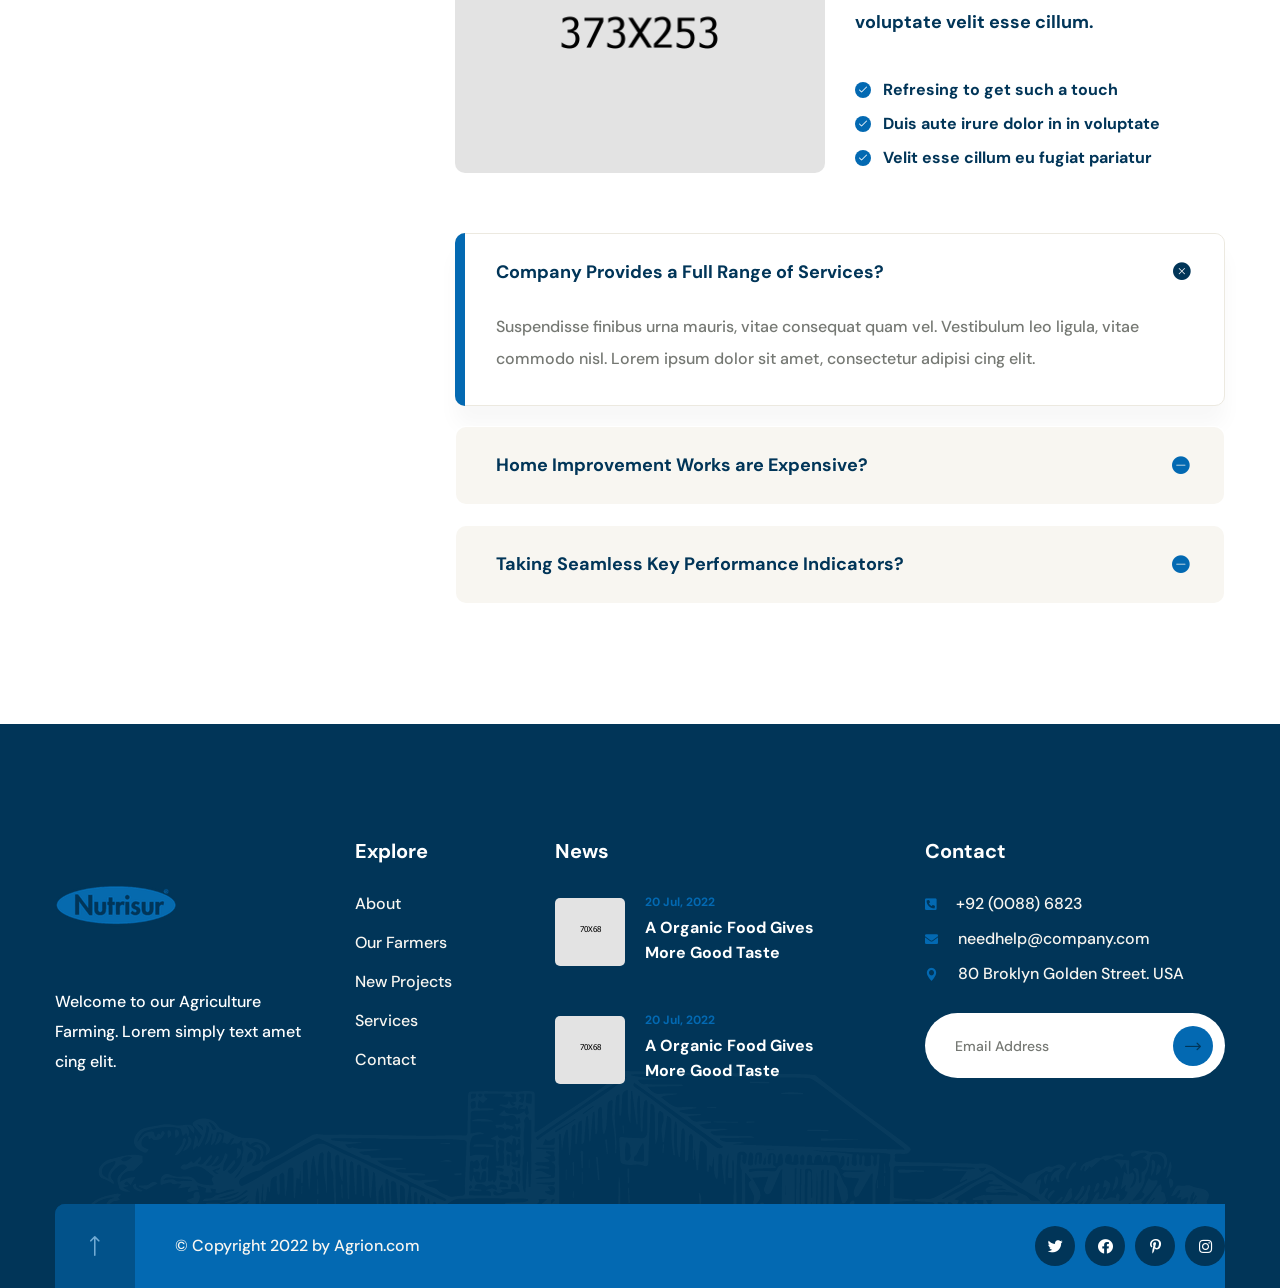
<file: fresh-vegetables.html>
<!DOCTYPE html>
<html lang="en">

<head>
    <meta charset="UTF-8" />
    <meta name="viewport" content="width=device-width, initial-scale=1.0" />
    <title> Fresh Vegetables || Agrion || Agrion HTML 5 Template </title>
    <!-- favicons Icons -->
    <link rel="apple-touch-icon" sizes="180x180" href="assets/images/favicons/apple-touch-icon.png" />
    <link rel="icon" type="image/png" sizes="32x32" href="assets/images/favicons/favicon-32x32.png" />
    <link rel="icon" type="image/png" sizes="16x16" href="assets/images/favicons/favicon-16x16.png" />
    <link rel="manifest" href="assets/images/favicons/site.webmanifest" />
    <meta name="description" content="Agrion HTML 5 Template " />

    <!-- fonts -->
    <link rel="preconnect" href="https://fonts.googleapis.com">

    <link rel="preconnect" href="https://fonts.gstatic.com" crossorigin>

    <link
        href="https://fonts.googleapis.com/css2?family=DM+Sans:ital,wght@0,400;0,500;0,700;1,400;1,500;1,700&display=swap"
        rel="stylesheet">
    <link href="https://fonts.googleapis.com/css2?family=Amatic+SC:wght@400;700&display=swap" rel="stylesheet">

    <link rel="stylesheet" href="assets/vendors/bootstrap/css/bootstrap.min.css" />
    <link rel="stylesheet" href="assets/vendors/animate/animate.min.css" />
    <link rel="stylesheet" href="assets/vendors/animate/custom-animate.css" />
    <link rel="stylesheet" href="assets/vendors/fontawesome/css/all.min.css" />
    <link rel="stylesheet" href="assets/vendors/jarallax/jarallax.css" />
    <link rel="stylesheet" href="assets/vendors/jquery-magnific-popup/jquery.magnific-popup.css" />
    <link rel="stylesheet" href="assets/vendors/nouislider/nouislider.min.css" />
    <link rel="stylesheet" href="assets/vendors/nouislider/nouislider.pips.css" />
    <link rel="stylesheet" href="assets/vendors/odometer/odometer.min.css" />
    <link rel="stylesheet" href="assets/vendors/swiper/swiper.min.css" />
    <link rel="stylesheet" href="assets/vendors/agrion-icons/style.css">
    <link rel="stylesheet" href="assets/vendors/tiny-slider/tiny-slider.min.css" />
    <link rel="stylesheet" href="assets/vendors/reey-font/stylesheet.css" />
    <link rel="stylesheet" href="assets/vendors/owl-carousel/owl.carousel.min.css" />
    <link rel="stylesheet" href="assets/vendors/owl-carousel/owl.theme.default.min.css" />
    <link rel="stylesheet" href="assets/vendors/bxslider/jquery.bxslider.css" />
    <link rel="stylesheet" href="assets/vendors/bootstrap-select/css/bootstrap-select.min.css" />
    <link rel="stylesheet" href="assets/vendors/vegas/vegas.min.css" />
    <link rel="stylesheet" href="assets/vendors/jquery-ui/jquery-ui.css" />
    <link rel="stylesheet" href="assets/vendors/timepicker/timePicker.css" />

    <!-- template styles -->
    <link rel="stylesheet" href="assets/css/agrion.css" />
    <link rel="stylesheet" href="assets/css/agrion-responsive.css" />
</head>

<body class="custom-cursor">

    <div class="custom-cursor__cursor"></div>
    <div class="custom-cursor__cursor-two"></div>





    <div class="preloader">
        <div class="preloader__image"></div>
    </div>
    <!-- /.preloader -->


    <div class="page-wrapper">
        <header class="main-header">
            <div class="main-header__wrapper">
                <div class="main-header__wrapper-inner">
                    <div class="main-header__logo">
                        <a href="index.html"><img src="assets/images/resources/logo-1.png" alt=""></a>
                    </div>
                    <div class="main-header__menu-box">
                        <div class="main-header__menu-box-top">
                            <ul class="list-unstyled main-header__contact-list">
                                <li>
                                    <div class="icon">
                                        <i class="icon-email"></i>
                                    </div>
                                    <div class="text">
                                        <p><a href="mailto:needhelp@company.com">needhelp@company.com</a></p>
                                    </div>
                                </li>
                                <li>
                                    <div class="icon">
                                        <i class="icon-pin"></i>
                                    </div>
                                    <div class="text">
                                        <p>80 Broklyn Golden Street USA</p>
                                    </div>
                                </li>
                            </ul>
                            <div class="main-header__social">
                                <a href="#"><i class="fab fa-twitter"></i></a>
                                <a href="#"><i class="fab fa-facebook"></i></a>
                                <a href="#"><i class="fab fa-pinterest-p"></i></a>
                                <a href="#"><i class="fab fa-instagram"></i></a>
                            </div>
                        </div>
                        <div class="main-header__menu-box-bottom">
                            <nav class="main-menu">
                                <div class="main-menu__wrapper">
                                    <div class="main-menu__wrapper-inner">
                                        <div class="main-menu__left">
                                            <div class="main-menu__main-menu-box">
                                                <a href="#" class="mobile-nav__toggler"><i class="fa fa-bars"></i></a>
                                                <ul class="main-menu__list">
                                                    <li class="dropdown megamenu">
                                                        <a href="index.html">Home </a>
                                                        <ul>
                                                            <li>
                                                                <section class="home-showcase">
                                                                    <div class="container">
                                                                        <div class="home-showcase__inner">
                                                                            <div class="row">
                                                                                <div class="col-lg-3">
                                                                                    <div class="home-showcase__item">
                                                                                        <div
                                                                                            class="home-showcase__image">
                                                                                            <img src="assets/images/home-showcase/home-showcase-1-1.jpg"
                                                                                                alt="">
                                                                                            <div
                                                                                                class="home-showcase__buttons">
                                                                                                <a href="index.html"
                                                                                                    class="thm-btn home-showcase__buttons__item">Multi
                                                                                                    Page</a>
                                                                                                <a href="index-one-page.html"
                                                                                                    class="thm-btn home-showcase__buttons__item">One
                                                                                                    Page</a>
                                                                                            </div>
                                                                                            <!-- /.home-showcase__buttons -->
                                                                                        </div>
                                                                                        <!-- /.home-showcase__image -->
                                                                                        <h3
                                                                                            class="home-showcase__title">
                                                                                            Home
                                                                                            page
                                                                                            01</h3>
                                                                                        <!-- /.home-showcase__title -->
                                                                                    </div><!-- /.home-showcase__item -->
                                                                                </div><!-- /.col-lg-3 -->
                                                                                <div class="col-lg-3">
                                                                                    <div class="home-showcase__item">
                                                                                        <div
                                                                                            class="home-showcase__image">
                                                                                            <img src="assets/images/home-showcase/home-showcase-1-2.jpg"
                                                                                                alt="">
                                                                                            <div
                                                                                                class="home-showcase__buttons">
                                                                                                <a href="index2.html"
                                                                                                    class="thm-btn home-showcase__buttons__item">Multi
                                                                                                    Page</a>
                                                                                                <a href="index2-one-page.html"
                                                                                                    class="thm-btn home-showcase__buttons__item">One
                                                                                                    Page</a>
                                                                                            </div>
                                                                                            <!-- /.home-showcase__buttons -->
                                                                                        </div>
                                                                                        <!-- /.home-showcase__image -->
                                                                                        <h3
                                                                                            class="home-showcase__title">
                                                                                            Home
                                                                                            page
                                                                                            02
                                                                                        </h3>
                                                                                        <!-- /.home-showcase__title -->
                                                                                    </div><!-- /.home-showcase__item -->
                                                                                </div><!-- /.col-lg-3 -->
                                                                                <div class="col-lg-3">
                                                                                    <div class="home-showcase__item">
                                                                                        <div
                                                                                            class="home-showcase__image">
                                                                                            <img src="assets/images/home-showcase/home-showcase-1-3.jpg"
                                                                                                alt="">
                                                                                            <div
                                                                                                class="home-showcase__buttons">
                                                                                                <a href="index3.html"
                                                                                                    class="thm-btn home-showcase__buttons__item">Multi
                                                                                                    Page</a>
                                                                                                <a href="index3-one-page.html"
                                                                                                    class="thm-btn home-showcase__buttons__item">One
                                                                                                    Page</a>
                                                                                            </div>
                                                                                            <!-- /.home-showcase__buttons -->
                                                                                        </div>
                                                                                        <!-- /.home-showcase__image -->
                                                                                        <h3
                                                                                            class="home-showcase__title">
                                                                                            Home
                                                                                            page
                                                                                            03
                                                                                        </h3>
                                                                                        <!-- /.home-showcase__title -->
                                                                                    </div><!-- /.home-showcase__item -->
                                                                                </div><!-- /.col-lg-3 -->
                                                                                <div class="col-lg-3">
                                                                                    <div class="home-showcase__item">
                                                                                        <div
                                                                                            class="home-showcase__image">
                                                                                            <img src="assets/images/home-showcase/home-showcase-1-4.jpg"
                                                                                                alt="">
                                                                                            <div
                                                                                                class="home-showcase__buttons">
                                                                                                <a href="index-dark.html"
                                                                                                    class="thm-btn home-showcase__buttons__item">View
                                                                                                    Page</a>
                                                                                            </div>
                                                                                            <!-- /.home-showcase__buttons -->
                                                                                        </div>
                                                                                        <!-- /.home-showcase__image -->
                                                                                        <h3
                                                                                            class="home-showcase__title">
                                                                                            Home
                                                                                            page
                                                                                            04
                                                                                        </h3>
                                                                                        <!-- /.home-showcase__title -->
                                                                                    </div><!-- /.home-showcase__item -->
                                                                                </div><!-- /.col-lg-3 -->
                                                                            </div><!-- /.row -->
                                                                        </div><!-- /.home-showcase__inner -->

                                                                    </div><!-- /.container -->
                                                                </section>
                                                            </li>
                                                        </ul>
                                                    </li>
                                                    <li>
                                                        <a href="about.html">About</a>
                                                    </li>
                                                    <li class="dropdown current">
                                                        <a href="#">Services</a>
                                                        <ul class="shadow-box">
                                                            <li><a href="services.html">Services</a>
                                                            </li>
                                                            <li><a href="services-carousel.html">Services Carousel</a>
                                                            </li>
                                                            <li><a href="agriculture-products.html">Agriculture
                                                                    Products</a></li>
                                                            <li><a href="organic-products.html">Organic Products</a>
                                                            </li>
                                                            <li><a href="fresh-vegetables.html">Fresh Vegetables</a>
                                                            </li>
                                                            <li><a href="dairy-products.html">Dairy Products</a></li>
                                                        </ul>
                                                    </li>
                                                    <li class="dropdown">
                                                        <a href="#">Projects</a>
                                                        <ul class="shadow-box">
                                                            <li><a href="project-01.html">Projects 01</a></li>
                                                            <li><a href="project-02.html">Projects 02</a></li>
                                                            <li><a href="project-carousel.html">Project Carousel</a>
                                                            </li>
                                                            <li><a href="project-details.html">Project Details</a></li>
                                                        </ul>
                                                    </li>
                                                    <li class="dropdown">
                                                        <a href="#">Pages</a>
                                                        <ul class="shadow-box">
                                                            <li><a href="farmers.html">Farmers</a></li>
                                                            <li><a href="farmers-carousel.html">Farmers Carousel</a>
                                                            </li>
                                                            <li><a href="testimonials.html">Testimonials</a></li>
                                                            <li><a href="testimonials-carousel.html">Testimonial
                                                                    Carousel</a></li>
                                                            <li><a href="faq.html">FAQs</a></li>
                                                            <li><a href="404.html">404 Error</a></li>
                                                        </ul>
                                                    </li>
                                                    <li class="dropdown">
                                                        <a href="#">Blog</a>
                                                        <ul class="shadow-box">
                                                            <li><a href="blog.html">Blog</a></li>
                                                            <li><a href="blog-carousel.html">Blog Carousel</a></li>
                                                            <li><a href="blog-sidebar.html">Blog Sidebar</a></li>
                                                            <li><a href="blog-details.html">Blog Details</a></li>
                                                        </ul>
                                                    </li>
                                                    <li class="dropdown">
                                                        <a href="#">Shop</a>
                                                        <ul class="shadow-box">
                                                            <li><a href="products.html">Products</a></li>
                                                            <li><a href="product-details.html">Product Details</a></li>
                                                            <li><a href="cart.html">Cart</a></li>
                                                            <li><a href="checkout.html">Checkout</a></li>
                                                        </ul>
                                                    </li>
                                                    <li>
                                                        <a href="contact.html">Contact</a>
                                                    </li>
                                                </ul>
                                            </div>
                                        </div>
                                        <div class="main-menu__right">
                                            <div class="main-menu__search-cart-btn-box">
                                                <div class="main-menu__search-box">
                                                    <a href="#"
                                                        class="main-menu__search search-toggler icon-magnifying-glass"></a>
                                                </div>
                                                <div class="main-menu__cart-box">
                                                    <a href="cart.html" class="main-menu__cart icon-shopping-cart"></a>
                                                </div>
                                                <div class="main-menu__btn-box">
                                                    <a href="contact.html" class="thm-btn main-menu__btn">Get Free Quote
                                                        <i class="icon-right-arrow"></i> </a>
                                                </div>
                                            </div>
                                        </div>
                                    </div>
                                </div>
                            </nav>
                        </div>
                    </div>
                    <div class="main-header__phone-contact-box">
                        <div class="main-header__phone-number">
                            <a href="tel:9200886823">+92 (0088) 6823</a>
                        </div>
                        <div class="main-header__call-box">
                            <div class="main-header__call-inner">
                                <div class="main-header__call-icon">
                                    <span class="fas fa-phone"></span>
                                </div>
                            </div>
                        </div>
                    </div>
                </div>
            </div>
        </header>

        <div class="stricky-header stricked-menu main-menu">
            <div class="sticky-header__content"></div><!-- /.sticky-header__content -->
        </div><!-- /.stricky-header -->

        <!--Page Header Start-->
        <section class="page-header">
            <div class="page-header-bg" style="background-image: url(assets/images/backgrounds/page-header-bg.jpg)">
            </div>
            <div class="container">
                <div class="page-header__inner">
                    <ul class="thm-breadcrumb list-unstyled">
                        <li><a href="index.html">Home</a></li>
                        <li><span>/</span></li>
                        <li><a href="services.html">Services</a></li>
                        <li><span>/</span></li>
                        <li>Fresh Vegetables</li>
                    </ul>
                    <h2>Fresh Vegetables</h2>
                </div>
            </div>
        </section>
        <!--Page Header End-->

        <!--Services Details Start-->
        <div class="services-details">
            <div class="container">
                <div class="row">
                    <div class="col-xl-4 col-lg-5">
                        <div class="services-details__left">
                            <div class="sidebar__single sidebar__category">
                                <h3 class="sidebar__title">All Services</h3>
                                <ul class="sidebar__category-list list-unstyled">
                                    <li><a href="agriculture-products.html">Agriculture Products<span
                                                class="icon-right-arrow"></span></a>
                                    </li>
                                    <li><a href="organic-products.html">Organic Products<span
                                                class="icon-right-arrow"></span></a></li>
                                    <li class="active"><a href="fresh-vegetables.html">Fresh Vegetables<span
                                                class="icon-right-arrow"></span></a>
                                    </li>
                                    <li><a href="dairy-products.html">Dairy Products<span
                                                class="icon-right-arrow"></span></a>
                                    </li>
                                </ul>
                            </div>
                            <div class="services-details__need-help">
                                <div class="services-details__need-help-bg"
                                    style="background-image: url(assets/images/services/services-details-need-help-bg.jpg);">
                                </div>
                                <h3 class="services-details__need-help-title">We’re Salling our <br> agriculture <br>
                                    products</h3>
                                <div class="services-details__need-help-icon">
                                    <span class="icon-phone-ringing"></span>
                                </div>
                                <div class="services-details__need-help-contact">
                                    <p>Lorem ipsum dolor sit am cons sid</p>
                                    <a href="tel:12463330088">+ 1- (246) 333-0088</a>
                                </div>
                            </div>
                        </div>
                    </div>
                    <div class="col-xl-8 col-lg-7">
                        <div class="services-details__right">
                            <div class="services-details__content-box">
                                <div class="services-details__img">
                                    <img src="assets/images/services/services-details-img-3.jpg" alt="">
                                    <div class="services-details__img-icon">
                                        <span class="icon-organic-food"></span>
                                    </div>
                                </div>
                                <h3 class="services-details__title">Fresh Vegetables</h3>
                                <p class="services-details__text-1">Lorem ipsum is simply free text used by copytyping
                                    refreshing. Neque porro est qui dolorem ipsum quia quaed inventore veritatis et
                                    quasi architecto beatae vitae dicta sunt explicabo. Aelltes port lacus quis enim var
                                    sed efficitur turpis gilla sed sit amet finibus eros. Lorem Ipsum is simply dummy
                                    text of the printing and typesetting industry. Lorem Ipsum has been the ndustry
                                    standard dummy text ever since the 1500s, when an unknown printer took a galley of
                                    type and scrambled it to make a type specimen book.</p>
                                <p class="services-details__text-2">When an unknown printer took a galley of type and
                                    scrambled it to make a type specimen book. It has survived not only five centuries,
                                    but also the leap into electronic typesetting, remaining essentially unchanged. </p>
                            </div>
                            <div class="service-details__choose">
                                <div class="row">
                                    <div class="col-xl-6">
                                        <div class="service-details__choose-img">
                                            <img src="assets/images/services/service-details-benefit-img.jpg" alt="">
                                        </div>
                                    </div>
                                    <div class="col-xl-6">
                                        <div class="service-details__choose-content">
                                            <h4 class="service-details__choose-title">Why Choose?</h4>
                                            <p class="service-details__choose-text">Duis aute irure dolor in
                                                reprehenderit in voluptate velit esse cillum.</p>
                                            <ul class="list-unstyled service-details__choose-points">
                                                <li>
                                                    <div class="icon">
                                                        <i class="icon-tick"></i>
                                                    </div>
                                                    <div class="text">
                                                        <p>Refresing to get such a touch</p>
                                                    </div>
                                                </li>
                                                <li>
                                                    <div class="icon">
                                                        <i class="icon-tick"></i>
                                                    </div>
                                                    <div class="text">
                                                        <p>Duis aute irure dolor in in voluptate</p>
                                                    </div>
                                                </li>
                                                <li>
                                                    <div class="icon">
                                                        <i class="icon-tick"></i>
                                                    </div>
                                                    <div class="text">
                                                        <p>Velit esse cillum eu fugiat pariatur</p>
                                                    </div>
                                                </li>
                                            </ul>
                                        </div>
                                    </div>
                                </div>
                            </div>
                            <div class="service-details__faq">
                                <div class="accrodion-grp" data-grp-name="faq-one-accrodion">
                                    <div class="accrodion active">
                                        <div class="accrodion-title">
                                            <h4>Company Provides a Full Range of Services?</h4>
                                        </div>
                                        <div class="accrodion-content">
                                            <div class="inner">
                                                <p>Suspendisse finibus urna mauris, vitae consequat quam vel. Vestibulum
                                                    leo
                                                    ligula, vitae commodo nisl. Lorem ipsum dolor sit amet, consectetur
                                                    adipisi cing elit.</p>
                                            </div><!-- /.inner -->
                                        </div>
                                    </div>
                                    <div class="accrodion">
                                        <div class="accrodion-title">
                                            <h4>Home Improvement Works are Expensive?</h4>
                                        </div>
                                        <div class="accrodion-content">
                                            <div class="inner">
                                                <p>Suspendisse finibus urna mauris, vitae consequat quam vel. Vestibulum
                                                    leo
                                                    ligula, vitae commodo nisl. Lorem ipsum dolor sit amet, consectetur
                                                    adipisi cing elit.</p>
                                            </div><!-- /.inner -->
                                        </div>
                                    </div>
                                    <div class="accrodion">
                                        <div class="accrodion-title">
                                            <h4>Taking Seamless Key Performance Indicators?</h4>
                                        </div>
                                        <div class="accrodion-content">
                                            <div class="inner">
                                                <p>Suspendisse finibus urna mauris, vitae consequat quam vel. Vestibulum
                                                    leo
                                                    ligula, vitae commodo nisl. Lorem ipsum dolor sit amet, consectetur
                                                    adipisi cing elit.</p>
                                            </div><!-- /.inner -->
                                        </div>
                                    </div>
                                </div>
                            </div>
                        </div>
                    </div>
                </div>
            </div>
        </div>
        <!--Services Details End-->

        <!--Site Footer Start-->
        <footer class="site-footer">
            <div class="site-footer__top">
                <div class="container">
                    <div class="site-footer__top-inner">
                        <div class="site-footer-shape-1 float-bob-x"
                            style="background-image: url(assets/images/shapes/site-footer-shape-1.png);"></div>
                        <div class="row">
                            <div class="col-xl-3 col-lg-6 col-md-6 wow fadeInUp" data-wow-delay="100ms">
                                <div class="footer-widget__column footer-widget__about">
                                    <div class="footer-widget__logo">
                                        <a href="index.html"><img src="assets/images/resources/footer-logo.png"
                                                alt=""></a>
                                    </div>
                                    <div class="footer-widget__about-text-box">
                                        <p class="footer-widget__about-text">Welcome to our Agriculture Farming. Lorem
                                            simply text amet cing elit.</p>
                                    </div>
                                </div>
                            </div>
                            <div class="col-xl-2 col-lg-6 col-md-6 wow fadeInUp" data-wow-delay="200ms">
                                <div class="footer-widget__column footer-widget__Explore">
                                    <div class="footer-widget__title-box">
                                        <h3 class="footer-widget__title">Explore</h3>
                                    </div>
                                    <ul class="footer-widget__Explore-list list-unstyled">
                                        <li><a href="about.html">About</a></li>
                                        <li><a href="farmers.html">Our Farmers</a></li>
                                        <li><a href="project-01.html">New Projects</a></li>
                                        <li><a href="services.html">Services</a></li>
                                        <li><a href="contact.html">Contact</a></li>
                                    </ul>
                                </div>
                            </div>
                            <div class="col-xl-3 col-lg-6 col-md-6 wow fadeInUp" data-wow-delay="300ms">
                                <div class="footer-widget__column footer-widget__news">
                                    <div class="footer-widget__title-box">
                                        <h3 class="footer-widget__title">News</h3>
                                    </div>
                                    <ul class="footer-widget__news-list list-unstyled">
                                        <li>
                                            <div class="footer-widget__news-img">
                                                <img src="assets/images/resources/footer-widget-news-img-1.jpg" alt="">
                                            </div>
                                            <div class="footer-widget__news-content">
                                                <p class="footer-widget__news-date">20 Jul, 2022</p>
                                                <h5 class="footer-widget__news-sub-title"><a href="blog-details.html">A
                                                        Organic Food
                                                        Gives
                                                        More Good Taste</a></h5>
                                            </div>
                                        </li>
                                        <li>
                                            <div class="footer-widget__news-img">
                                                <img src="assets/images/resources/footer-widget-news-img-2.jpg" alt="">
                                            </div>
                                            <div class="footer-widget__news-content">
                                                <p class="footer-widget__news-date">20 Jul, 2022</p>
                                                <h5 class="footer-widget__news-sub-title"><a href="blog-details.html">A
                                                        Organic Food
                                                        Gives
                                                        More Good Taste</a></h5>
                                            </div>
                                        </li>
                                    </ul>
                                </div>
                            </div>
                            <div class="col-xl-4 col-lg-6 col-md-6 wow fadeInUp" data-wow-delay="400ms">
                                <div class="footer-widget__column footer-widget__Contact">
                                    <div class="footer-widget__title-box">
                                        <h3 class="footer-widget__title">Contact</h3>
                                    </div>
                                    <ul class="footer-widget__Contact-list list-unstyled">
                                        <li>
                                            <div class="icon">
                                                <span class="fas fa-phone-square-alt"></span>
                                            </div>
                                            <div class="text">
                                                <p><a href="tel:9200886823">+92 (0088) 6823</a></p>
                                            </div>
                                        </li>
                                        <li>
                                            <div class="icon">
                                                <span class="fas fa-envelope"></span>
                                            </div>
                                            <div class="text">
                                                <p><a href="mailto:needhelp@company.com">needhelp@company.com</a></p>
                                            </div>
                                        </li>
                                        <li>
                                            <div class="icon">
                                                <span class="icon-pin"></span>
                                            </div>
                                            <div class="text">
                                                <p>80 Broklyn Golden Street. USA</p>
                                            </div>
                                        </li>
                                    </ul>
                                    <form class="footer-widget__Contact-form">
                                        <div class="footer-widget__Contact-input-box">
                                            <input type="email" placeholder="Email Address" name="email">
                                            <button type="submit" class="footer-widget__Contact-btn"><i
                                                    class="icon-right-arrow"></i></button>
                                        </div>
                                    </form>
                                </div>
                            </div>
                        </div>
                    </div>
                </div>
            </div>
            <div class="site-footer__bottom">
                <div class="container">
                    <div class="row">
                        <div class="col-xl-12">
                            <div class="site-footer__bottom-inner">
                                <p class="site-footer__bottom-text">© Copyright 2022 by <a href="#">Agrion.com</a></p>
                                <div class="site-footer__social">
                                    <a href="#"><i class="fab fa-twitter"></i></a>
                                    <a href="#"><i class="fab fa-facebook"></i></a>
                                    <a href="#"><i class="fab fa-pinterest-p"></i></a>
                                    <a href="#"><i class="fab fa-instagram"></i></a>
                                </div>
                                <div class="site-footer__bottom-scroll">
                                    <a href="#" data-target="html" class="scroll-to-target scroll-to-top"><i
                                            class="icon-up-arrow"></i></a>
                                </div>
                            </div>
                        </div>
                    </div>
                </div>
            </div>
        </footer>
        <!--Site Footer End-->


    </div><!-- /.page-wrapper -->


    <div class="mobile-nav__wrapper">
        <div class="mobile-nav__overlay mobile-nav__toggler"></div>
        <!-- /.mobile-nav__overlay -->
        <div class="mobile-nav__content">
            <span class="mobile-nav__close mobile-nav__toggler"><i class="fa fa-times"></i></span>

            <div class="logo-box">
                <a href="index.html" aria-label="logo image"><img src="assets/images/resources/logo-2.png" width="122"
                        alt="" /></a>
            </div>
            <!-- /.logo-box -->
            <div class="mobile-nav__container"></div>
            <!-- /.mobile-nav__container -->

            <ul class="mobile-nav__contact list-unstyled">
                <li>
                    <i class="fa fa-envelope"></i>
                    <a href="mailto:needhelp@packageName__.com">needhelp@agrion.com</a>
                </li>
                <li>
                    <i class="fa fa-phone-alt"></i>
                    <a href="tel:666-888-0000">666 888 0000</a>
                </li>
            </ul><!-- /.mobile-nav__contact -->
            <div class="mobile-nav__top">
                <div class="mobile-nav__social">
                    <a href="#" class="fab fa-twitter"></a>
                    <a href="#" class="fab fa-facebook-square"></a>
                    <a href="#" class="fab fa-pinterest-p"></a>
                    <a href="#" class="fab fa-instagram"></a>
                </div><!-- /.mobile-nav__social -->
            </div><!-- /.mobile-nav__top -->



        </div>
        <!-- /.mobile-nav__content -->
    </div>
    <!-- /.mobile-nav__wrapper -->

    <div class="search-popup">
        <div class="search-popup__overlay search-toggler"></div>
        <!-- /.search-popup__overlay -->
        <div class="search-popup__content">
            <form action="#">
                <label for="search" class="sr-only">search here</label><!-- /.sr-only -->
                <input type="text" id="search" placeholder="Search Here..." />
                <button type="submit" aria-label="search submit" class="thm-btn">
                    <i class="icon-magnifying-glass"></i>
                </button>
            </form>
        </div>
        <!-- /.search-popup__content -->
    </div>
    <!-- /.search-popup -->



    <script src="assets/vendors/jquery/jquery-3.6.0.min.js"></script>
    <script src="assets/vendors/bootstrap/js/bootstrap.bundle.min.js"></script>
    <script src="assets/vendors/jarallax/jarallax.min.js"></script>
    <script src="assets/vendors/jquery-ajaxchimp/jquery.ajaxchimp.min.js"></script>
    <script src="assets/vendors/jquery-appear/jquery.appear.min.js"></script>
    <script src="assets/vendors/jquery-circle-progress/jquery.circle-progress.min.js"></script>
    <script src="assets/vendors/jquery-magnific-popup/jquery.magnific-popup.min.js"></script>
    <script src="assets/vendors/jquery-validate/jquery.validate.min.js"></script>
    <script src="assets/vendors/nouislider/nouislider.min.js"></script>
    <script src="assets/vendors/odometer/odometer.min.js"></script>
    <script src="assets/vendors/swiper/swiper.min.js"></script>
    <script src="assets/vendors/tiny-slider/tiny-slider.min.js"></script>
    <script src="assets/vendors/wnumb/wNumb.min.js"></script>
    <script src="assets/vendors/wow/wow.js"></script>
    <script src="assets/vendors/isotope/isotope.js"></script>
    <script src="assets/vendors/countdown/countdown.min.js"></script>
    <script src="assets/vendors/owl-carousel/owl.carousel.min.js"></script>
    <script src="assets/vendors/bxslider/jquery.bxslider.min.js"></script>
    <script src="assets/vendors/bootstrap-select/js/bootstrap-select.min.js"></script>
    <script src="assets/vendors/vegas/vegas.min.js"></script>
    <script src="assets/vendors/jquery-ui/jquery-ui.js"></script>
    <script src="assets/vendors/timepicker/timePicker.js"></script>
    <script src="assets/vendors/circleType/jquery.circleType.js"></script>
    <script src="assets/vendors/circleType/jquery.lettering.min.js"></script>




    <!-- template js -->
    <script src="assets/js/agrion.js"></script>
</body>

</html>
</file>
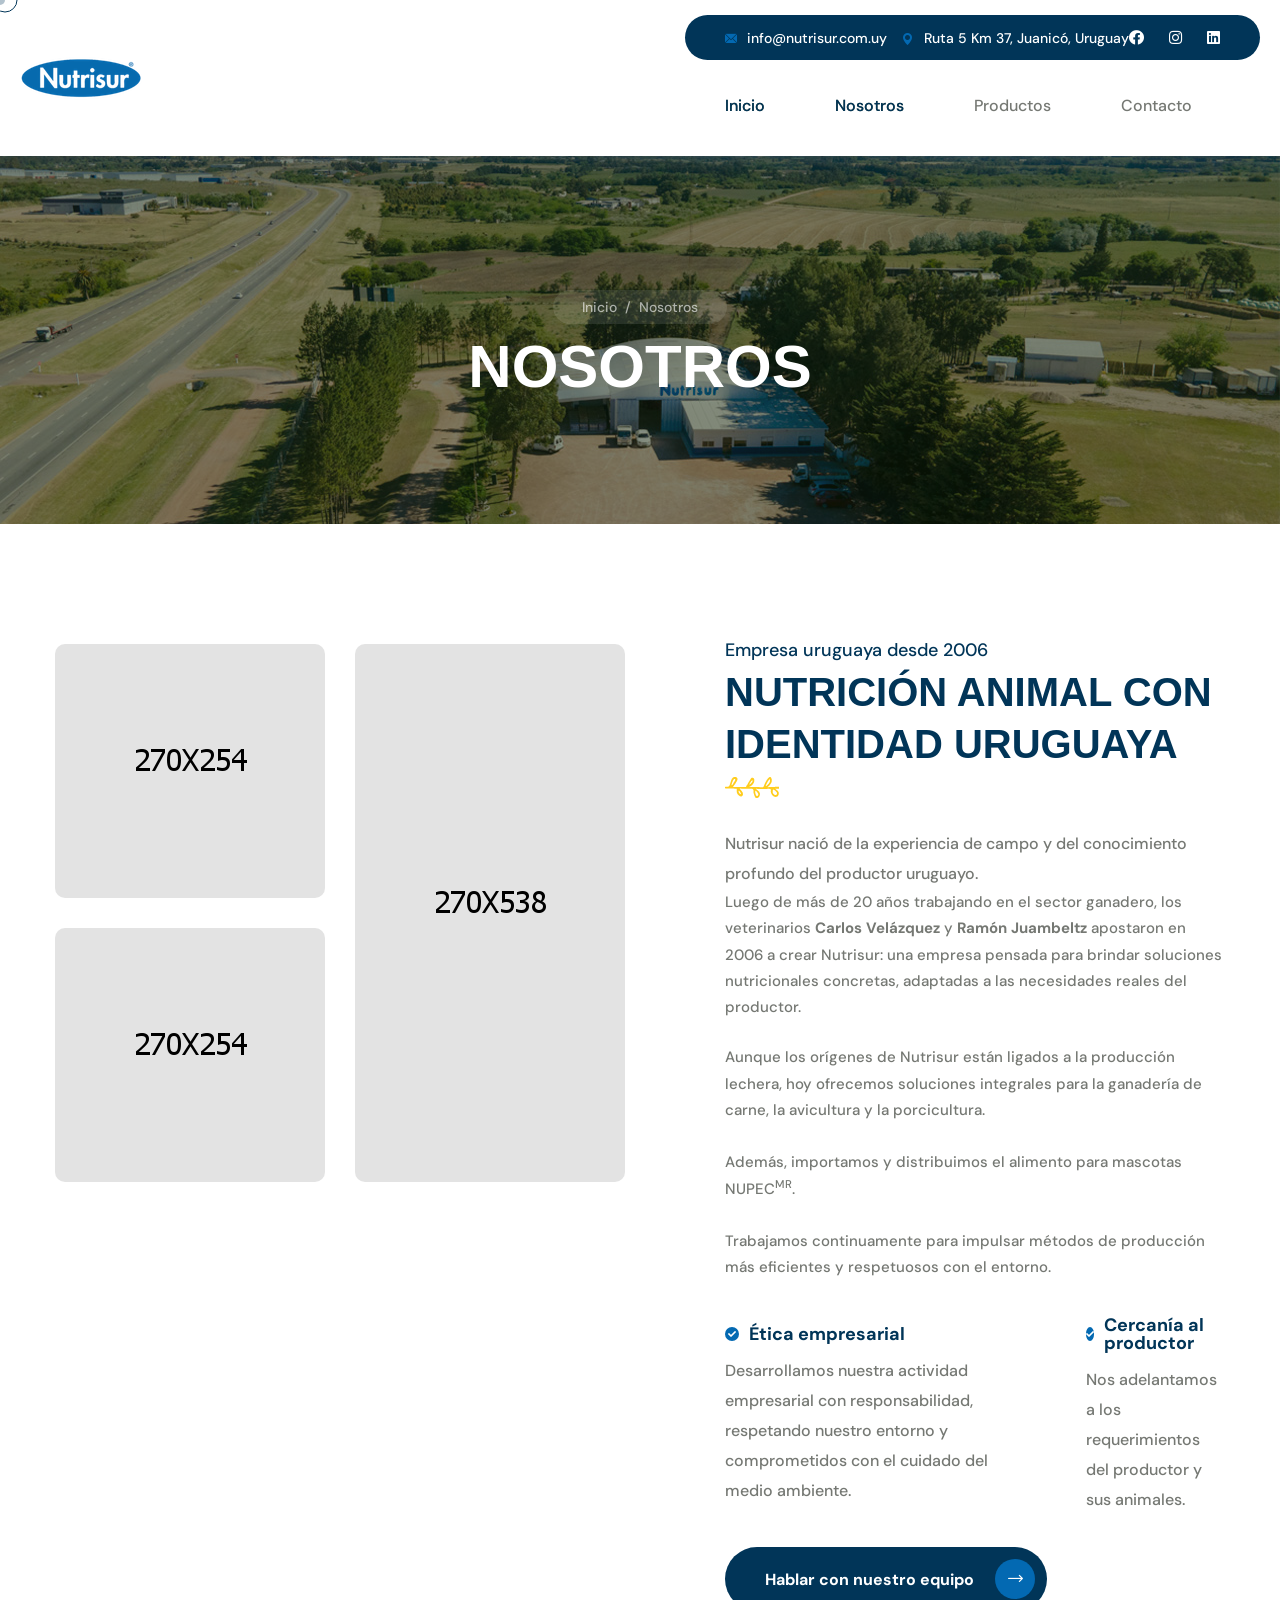
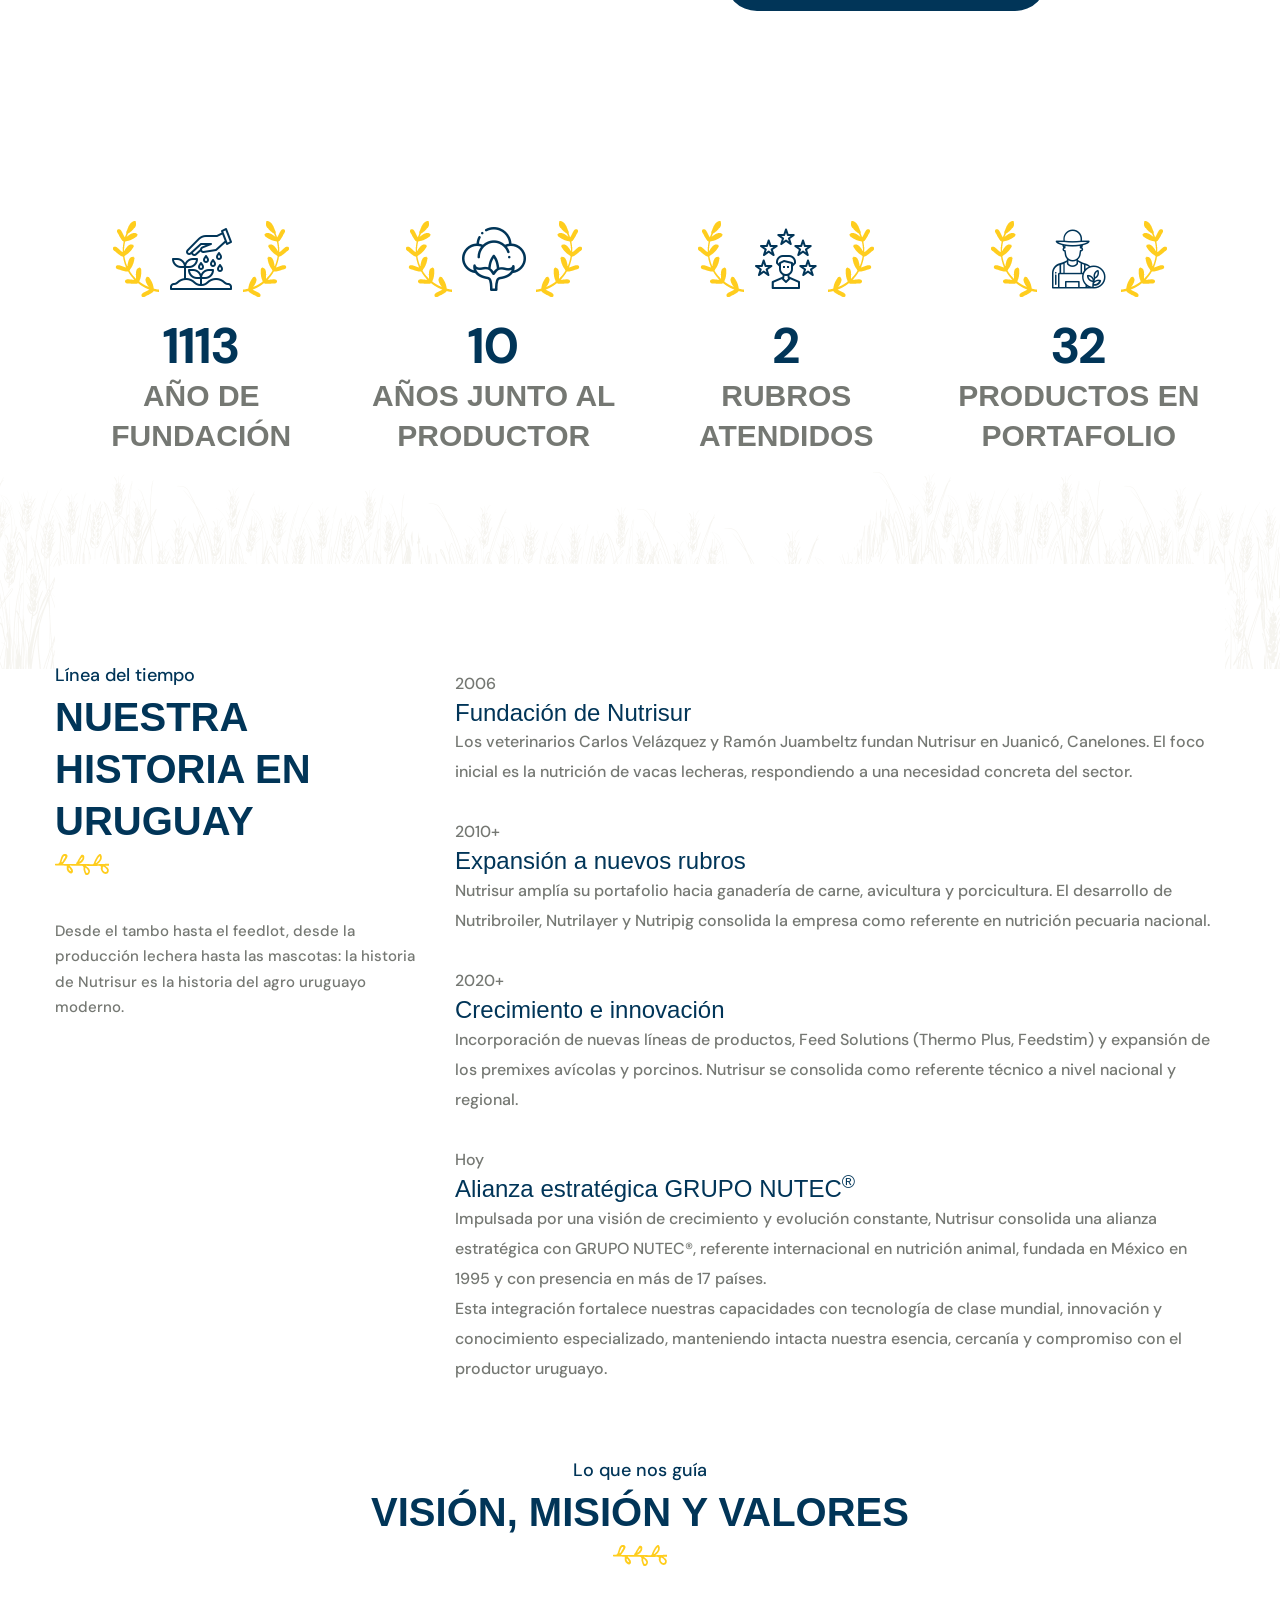
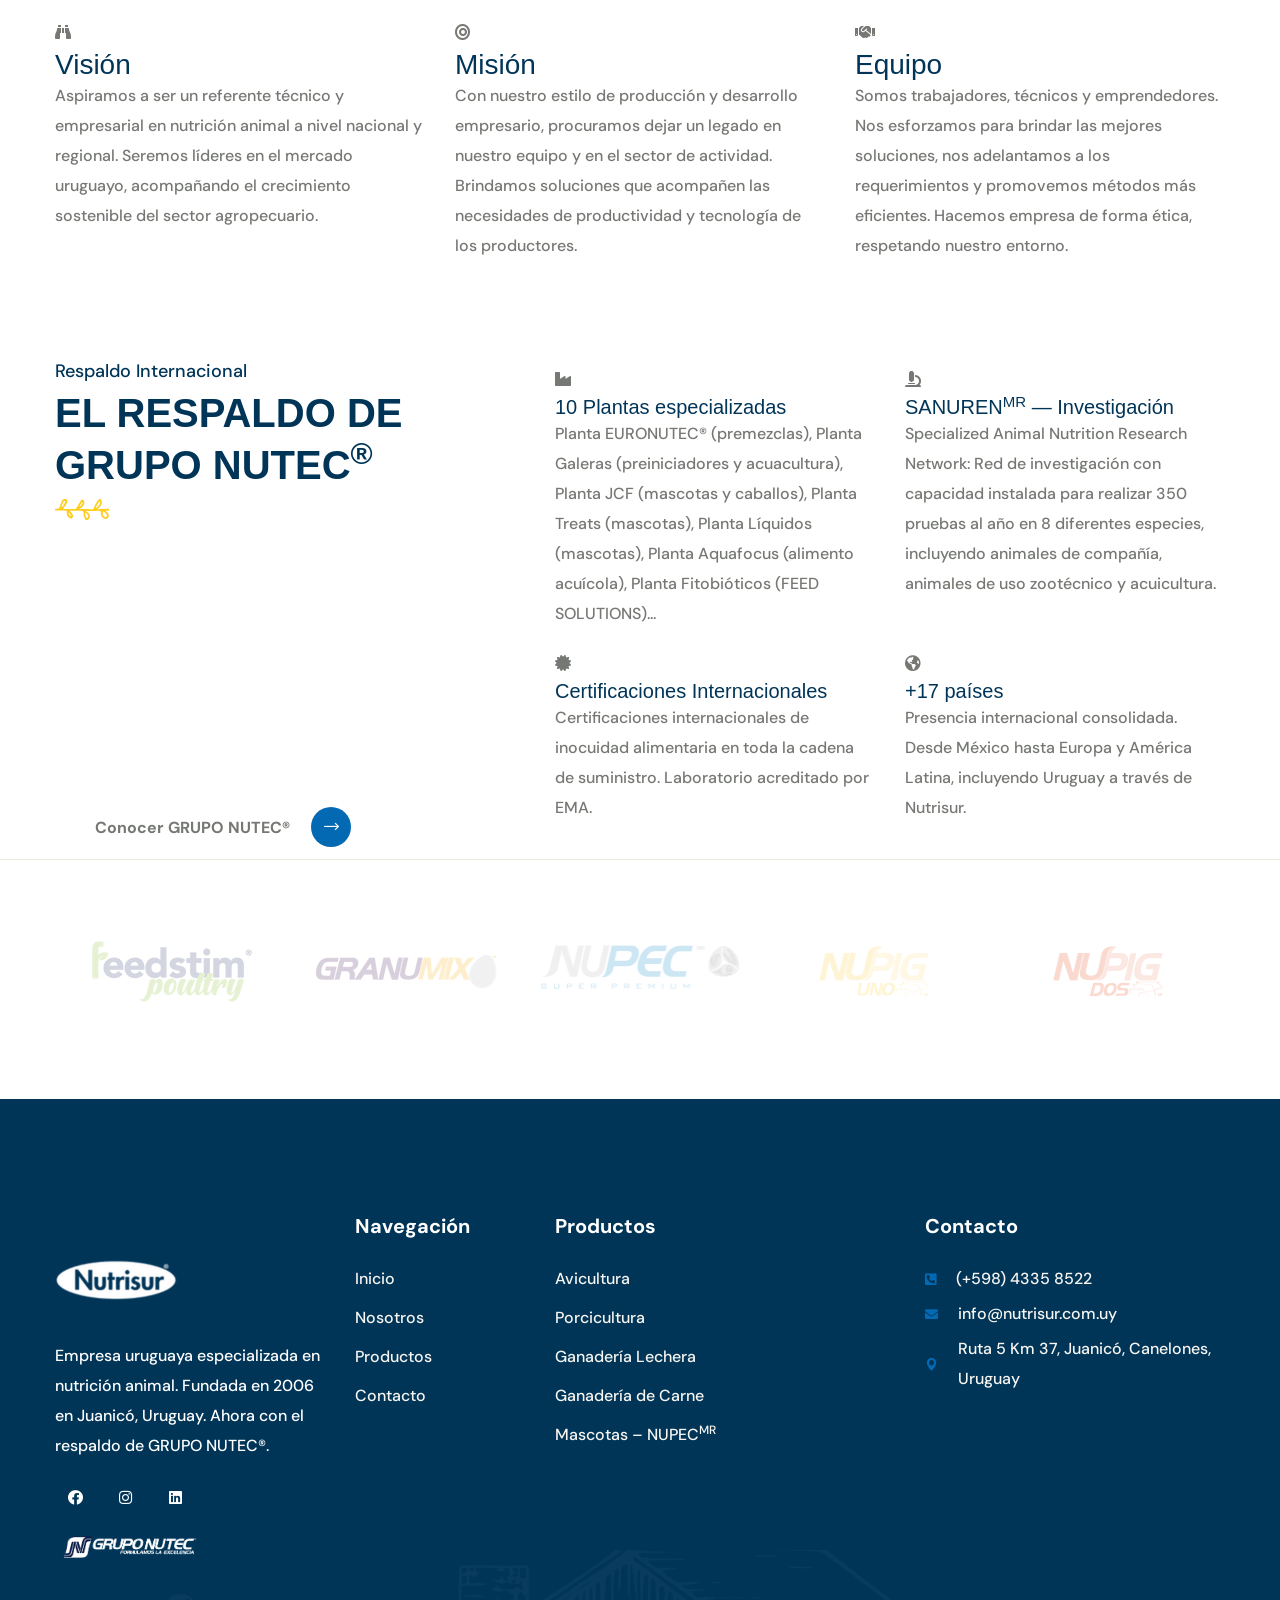
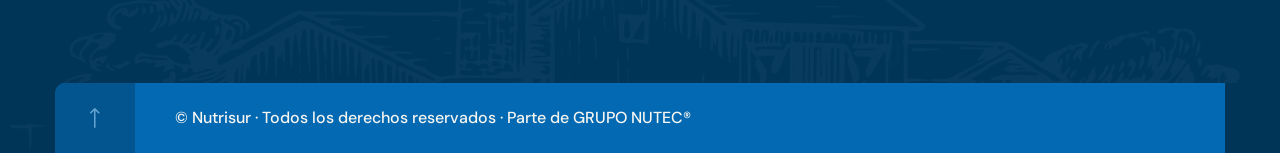
<file: nosotros.html>
<!DOCTYPE html>
<html lang="en">

<head>
    <meta charset="UTF-8" />
    <meta name="viewport" content="width=device-width, initial-scale=1.0" />
    <title> Nutrisur</title>
    <!-- favicons Icons -->
    <link rel="apple-touch-icon" sizes="180x180" href="assets/images/favicons/apple-touch-icon.png" />
    <link rel="icon" type="image/png" sizes="32x32" href="assets/images/favicons/favicon-32x32.png" />
    <link rel="icon" type="image/png" sizes="16x16" href="assets/images/favicons/favicon-16x16.png" />
    <link rel="manifest" href="assets/images/favicons/site.webmanifest" />
    <meta name="description" content="Agrion HTML 5 Template " />

    <!-- fonts -->
    <link rel="preconnect" href="https://fonts.googleapis.com">

    <link rel="preconnect" href="https://fonts.gstatic.com" crossorigin>

    <link
        href="https://fonts.googleapis.com/css2?family=DM+Sans:ital,wght@0,400;0,500;0,700;1,400;1,500;1,700&display=swap"
        rel="stylesheet">
    <link href="https://fonts.googleapis.com/css2?family=Amatic+SC:wght@400;700&display=swap" rel="stylesheet">

    <link rel="stylesheet" href="assets/vendors/bootstrap/css/bootstrap.min.css" />
    <link rel="stylesheet" href="assets/vendors/animate/animate.min.css" />
    <link rel="stylesheet" href="assets/vendors/animate/custom-animate.css" />
    <link rel="stylesheet" href="assets/vendors/fontawesome/css/all.min.css" />
    <link rel="stylesheet" href="assets/vendors/jarallax/jarallax.css" />
    <link rel="stylesheet" href="assets/vendors/jquery-magnific-popup/jquery.magnific-popup.css" />
    <link rel="stylesheet" href="assets/vendors/nouislider/nouislider.min.css" />
    <link rel="stylesheet" href="assets/vendors/nouislider/nouislider.pips.css" />
    <link rel="stylesheet" href="assets/vendors/odometer/odometer.min.css" />
    <link rel="stylesheet" href="assets/vendors/swiper/swiper.min.css" />
    <link rel="stylesheet" href="assets/vendors/agrion-icons/style.css">
    <link rel="stylesheet" href="assets/vendors/tiny-slider/tiny-slider.min.css" />
    <link rel="stylesheet" href="assets/vendors/reey-font/stylesheet.css" />
    <link rel="stylesheet" href="assets/vendors/owl-carousel/owl.carousel.min.css" />
    <link rel="stylesheet" href="assets/vendors/owl-carousel/owl.theme.default.min.css" />
    <link rel="stylesheet" href="assets/vendors/bxslider/jquery.bxslider.css" />
    <link rel="stylesheet" href="assets/vendors/bootstrap-select/css/bootstrap-select.min.css" />
    <link rel="stylesheet" href="assets/vendors/vegas/vegas.min.css" />
    <link rel="stylesheet" href="assets/vendors/jquery-ui/jquery-ui.css" />
    <link rel="stylesheet" href="assets/vendors/timepicker/timePicker.css" />

    <!-- template styles -->
    <link rel="stylesheet" href="assets/css/agrion.css" />
    <link rel="stylesheet" href="assets/css/agrion-responsive.css" />

</head>

<body class="custom-cursor">

    <div class="custom-cursor__cursor"></div>
    <div class="custom-cursor__cursor-two"></div>





    <div class="preloader">
        <div class="preloader__image"></div>
    </div>
    <!-- /.preloader -->


    <div class="page-wrapper">
        <header class="main-header">
            <div class="main-header__wrapper">
                <div class="main-header__wrapper-inner">

                    <div class="main-header__logo">
                        <a href="index.html">
                            <img src="assets/images/resources/logo-1.png">
                        </a>
                    </div>

                    <div class="main-header__menu-box">
                        <div class="main-header__menu-box-top">
                            <ul class="list-unstyled main-header__contact-list">
                                <li>
                                    <div class="icon"><i class="icon-email"></i></div>
                                    <div class="text">
                                        <p><a href="mailto:info@nutrisur.com.uy">info@nutrisur.com.uy</a></p>
                                    </div>
                                </li>
                                <li>
                                    <div class="icon"><i class="icon-pin"></i></div>
                                    <div class="text">
                                        <p>Ruta 5 Km 37, Juanicó, Uruguay</p>
                                    </div>
                                </li>
                            </ul>
                            <div class="main-header__social">
                                <a href="#"><i class="fab fa-facebook"></i></a>
                                <a href="#"><i class="fab fa-instagram"></i></a>
                                <a href="https://www.linkedin.com/company/gruponutec" target="_blank"><i
                                        class="fab fa-linkedin"></i></a>
                            </div>
                        </div>

                        <div class="main-header__menu-box-bottom">
                            <nav class="main-menu">
                                <div class="main-menu__wrapper">
                                    <div class="main-menu__wrapper-inner">
                                        <div class="main-menu__left">
                                            <div class="main-menu__main-menu-box">
                                                <a href="#" class="mobile-nav__toggler"><i class="fa fa-bars"></i></a>
                                                <ul class="main-menu__list">
                                                    <li class="current"><a href="index.html">Inicio</a></li>
                                                    <li><a href="nosotros.html">Nosotros</a></li>
                                                    <li class="dropdown">
                                                        <a href="productos.html">Productos</a>
                                                        <ul class="shadow-box">
                                                            <li><a href="productos.html#aves">Avicultura</a></li>
                                                            <li><a href="productos.html#porcinos">Porcicultura</a></li>
                                                            <li><a href="productos.html#bovinos">Ganadería Lechera</a>
                                                            </li>
                                                            <li><a href="productos.html#carne">Ganadería de Carne</a>
                                                            </li>
                                                            <li><a href="productos.html#mascotas">Mascotas –
                                                                    NUPEC<sup>MR</sup></a></li>
                                                        </ul>
                                                    </li>
                                                    <li><a href="contacto.html">Contacto</a></li>
                                                </ul>
                                            </div>
                                        </div>
                                        <div class="main-menu__right">
                                            <div class="main-menu__search-cart-btn-box">
                                                <div class="main-menu__btn-box">
                                                    <a href="contacto.html" class="thm-btn main-menu__btn">Consultar <i
                                                            class="icon-right-arrow"></i></a>
                                                </div>
                                            </div>
                                        </div>
                                    </div>
                                </div>
                            </nav>
                        </div>
                    </div>

                    <div class="main-header__phone-contact-box">
                        <div class="main-header__phone-number">
                            <a href="tel:+59843358522">(+598) 4335 8522</a>
                        </div>
                        <div class="main-header__call-box">
                            <div class="main-header__call-inner">
                                <div class="main-header__call-icon">
                                    <span class="fas fa-phone"></span>
                                </div>
                            </div>
                        </div>
                    </div>

                </div>
            </div>
        </header>

        <div class="stricky-header stricked-menu main-menu">
            <div class="stricky-header__logo">
                <a href="index.html">
                    <img src="assets/images/resources/logo-1.png" alt="Logo">
                </a>
            </div>
            <div class="sticky-header__content"></div><!-- /.sticky-header__content -->
        </div><!-- /.stricky-header -->

        <!--Page Header Start-->
        <section class="page-header">
            <div class="page-header-bg" style="background-image: url(assets/images/backgrounds/Nutrisur-Slide.jpg)">
            </div>
            <div class="container">
                <div class="page-header__inner">
                    <ul class="thm-breadcrumb list-unstyled">
                        <li><a href="index.html">Inicio</a></li>
                        <li><span>/</span></li>
                        <li>Nosotros</li>
                    </ul>
                    <h2>Nosotros</h2>
                </div>
            </div>
        </section>
        <!--Page Header End-->

        <!--About Three Start-->
        <section class="about-three">
            <div class="container">
                <div class="row">
                    <div class="col-xl-6">
                        <div class="about-three__left">
                            <div class="row">
                                <div class="col-xl-6 col-lg-6 col-md-6">
                                    <div class="about-three__left-single">
                                        <div class="about-three__left-img">
                                            <img src="assets/images/resources/about-three-img-1.jpg"
                                                alt="Campo ganadero Uruguay">
                                        </div>
                                        <div class="about-three__left-img about-three__left-img--2">
                                            <img src="assets/images/resources/about-three-img-2.jpg"
                                                alt="Nutrisur equipo técnico">
                                        </div>
                                    </div>
                                </div>
                                <div class="col-xl-6 col-lg-6 col-md-6">
                                    <div class="about-three__left-single">
                                        <div class="about-three__left-img">
                                            <img src="assets/images/resources/about-three-img-3.jpg"
                                                alt="Nutrición animal Uruguay">
                                        </div>
                                    </div>
                                </div>
                            </div>
                        </div>
                    </div>
                    <div class="col-xl-6">
                        <div class="about-three__right">
                            <div class="section-title text-left">
                                <span class="section-title__tagline">Empresa uruguaya desde 2006</span>
                                <h2 class="section-title__title">Nutrición animal con identidad uruguaya</h2>
                                <div class="section-title__icon"><img src="assets/images/icon/section-title-icon-1.png"
                                        alt=""></div>
                            </div>
                            <p class="about-three__text-1">
                                Nutrisur nació de la experiencia de campo y del conocimiento profundo del productor
                                uruguayo.
                            </p>
                            <p
                                style="color:var(--ns-gris-medio); font-size:15px; line-height:1.75; margin-bottom:24px;">
                                Luego de más de 20 años trabajando en el sector ganadero, los veterinarios
                                <strong>Carlos Velázquez</strong> y <strong>Ramón Juambeltz</strong> apostaron en 2006 a
                                crear Nutrisur: una empresa pensada para brindar soluciones nutricionales concretas,
                                adaptadas a las necesidades reales del productor.
                            </p>
                            <p
                                style="color:var(--ns-gris-medio); font-size:15px; line-height:1.75; margin-bottom:24px;">
                                Aunque los orígenes de Nutrisur están ligados a la producción lechera, hoy ofrecemos
                                soluciones integrales para la ganadería de carne, la avicultura y la porcicultura.
                                <br>
                                <br>
                                Además, importamos y distribuimos el alimento para mascotas NUPEC<sup>MR</sup>.
                                <br>
                                <br>
                                Trabajamos continuamente para impulsar métodos de producción más eficientes y
                                respetuosos con el entorno.
                            </p>
                            <ul class="list-unstyled about-three__points">
                                <li>
                                    <div class="icon-box"><span class="fa fa-check"></span>
                                        <p class="icon-box-text">Ética empresarial</p>
                                    </div>
                                    <div class="content">
                                        <p>Desarrollamos nuestra actividad empresarial con responsabilidad, respetando
                                            nuestro entorno y comprometidos con el cuidado del medio ambiente.</p>
                                    </div>
                                </li>
                                <li>
                                    <div class="icon-box"><span class="fa fa-check"></span>
                                        <p class="icon-box-text">Cercanía al productor</p>
                                    </div>
                                    <div class="content">
                                        <p>Nos adelantamos a los requerimientos del productor y sus animales.</p>
                                    </div>
                                </li>
                            </ul>
                            <div style="margin-top:32px;">
                                <a href="contacto.html" class="thm-btn">Hablar con nuestro equipo <i
                                        class="icon-right-arrow"></i></a>
                            </div>
                        </div>
                    </div>
                </div>
            </div>
        </section>

        <!--About Three End-->
        <section class="counter-one">
            <div class="counter-one__bg" style="background-image: url(assets/images/shapes/counter-one-shape-3.png);">
            </div>
            <div class="container">
                <div class="row">
                    <div class="col-xl-12">
                        <div class="counter-one__inner">
                            <ul class="list-unstyled counter-one__list">
                                <li class="counter-one__single wow fadeInLeft" data-wow-delay="100ms">
                                    <div class="counter-one__icon">
                                        <span class="icon-seeds"></span>
                                        <div class="counter-one__shape-one"><img
                                                src="assets/images/shapes/counter-one-shape-1.png" alt=""></div>
                                        <div class="counter-one__shape-two"><img
                                                src="assets/images/shapes/counter-one-shape-2.png" alt=""></div>
                                    </div>
                                    <div class="counter-one__content-box count-box">
                                        <h3 class="count-text" data-stop="2006" data-speed="1500">00</h3>
                                        <p class="counter-one__text">Año de fundación</p>
                                    </div>
                                </li>
                                <li class="counter-one__single wow fadeInLeft" data-wow-delay="200ms">
                                    <div class="counter-one__icon">
                                        <span class="icon-cotton"></span>
                                        <div class="counter-one__shape-one"><img
                                                src="assets/images/shapes/counter-one-shape-1.png" alt=""></div>
                                        <div class="counter-one__shape-two"><img
                                                src="assets/images/shapes/counter-one-shape-2.png" alt=""></div>
                                    </div>
                                    <div class="counter-one__content-box count-box">
                                        <h3 class="count-text" data-stop="20" data-speed="1500">00</h3>
                                        <p class="counter-one__text">Años junto al productor</p>
                                    </div>
                                </li>
                                <li class="counter-one__single wow fadeInLeft" data-wow-delay="300ms">
                                    <div class="counter-one__icon">
                                        <span class="icon-customer"></span>
                                        <div class="counter-one__shape-one"><img
                                                src="assets/images/shapes/counter-one-shape-1.png" alt=""></div>
                                        <div class="counter-one__shape-two"><img
                                                src="assets/images/shapes/counter-one-shape-2.png" alt=""></div>
                                    </div>
                                    <div class="counter-one__content-box count-box">
                                        <h3 class="count-text" data-stop="4" data-speed="1500">00</h3>
                                        <p class="counter-one__text">Rubros atendidos</p>
                                    </div>
                                </li>
                                <li class="counter-one__single wow fadeInLeft" data-wow-delay="400ms">
                                    <div class="counter-one__icon">
                                        <span class="icon-farmer"></span>
                                        <div class="counter-one__shape-one"><img
                                                src="assets/images/shapes/counter-one-shape-1.png" alt=""></div>
                                        <div class="counter-one__shape-two"><img
                                                src="assets/images/shapes/counter-one-shape-2.png" alt=""></div>
                                    </div>
                                    <div class="counter-one__content-box count-box">
                                        <h3 class="count-text" data-stop="60" data-speed="1500">00</h3>
                                        <p class="counter-one__text">Productos en portafolio</p>
                                    </div>
                                </li>
                            </ul>
                        </div>
                    </div>
                </div>
            </div>
        </section>

        <section class="ns-timeline">
            <div class="container">
                <div class="row">
                    <div class="col-xl-4">
                        <div class="section-title text-left" style="margin-bottom:40px;">
                            <span class="section-title__tagline">Línea del tiempo</span>
                            <h2 class="section-title__title">Nuestra historia en Uruguay</h2>
                            <div class="section-title__icon"><img src="assets/images/icon/section-title-icon-1.png"
                                    alt=""></div>
                        </div>
                        <p style="color:var(--ns-gris-medio); font-size:15px; line-height:1.7;">
                            Desde el tambo hasta el feedlot, desde la producción lechera hasta las mascotas: la historia
                            de Nutrisur es la historia del agro uruguayo moderno.
                        </p>
                    </div>
                    <div class="col-xl-8">
                        <div class="ns-timeline__item">
                            <div class="ns-timeline__year">
                                <span class="ns-timeline__year-box">2006</span>
                            </div>
                            <div class="ns-timeline__content">
                                <h4>Fundación de Nutrisur</h4>
                                <p>Los veterinarios Carlos Velázquez y Ramón Juambeltz fundan Nutrisur en Juanicó,
                                    Canelones. El foco inicial es la nutrición de vacas lecheras, respondiendo a una
                                    necesidad concreta del sector.</p>
                            </div>
                        </div>
                        <div class="ns-timeline__item">
                            <div class="ns-timeline__year">
                                <br>
                                <span class="ns-timeline__year-box">2010+</span>
                            </div>
                            <div class="ns-timeline__content">
                                <h4>Expansión a nuevos rubros</h4>
                                <p>Nutrisur amplía su portafolio hacia ganadería de carne, avicultura y porcicultura. El
                                    desarrollo de Nutribroiler, Nutrilayer y Nutripig consolida la empresa como
                                    referente en nutrición pecuaria nacional.</p>
                            </div>
                        </div>
                        <div class="ns-timeline__item">
                            <div class="ns-timeline__year">
                                <br>
                                <span class="ns-timeline__year-box">2020+</span>
                            </div>
                            <div class="ns-timeline__content">
                                <h4>Crecimiento e innovación</h4>
                                <p>Incorporación de nuevas líneas de productos, Feed Solutions (Thermo Plus, Feedstim)
                                    y expansión de los premixes avícolas y porcinos. Nutrisur se consolida como
                                    referente técnico a nivel nacional y regional.</p>
                            </div>
                        </div>
                        <div class="ns-timeline__item">
                            <div class="ns-timeline__year">
                                <br>
                                <span class="ns-timeline__year-box">Hoy</span>
                            </div>
                            <div class="ns-timeline__content">
                                <h4>Alianza estratégica GRUPO NUTEC<sup>®</sup></h4>
                                <p>
                                    Impulsada por una visión de crecimiento y evolución constante, Nutrisur consolida
                                    una alianza estratégica con GRUPO NUTEC®, referente internacional en nutrición
                                    animal, fundada en México en 1995 y con presencia en más de 17 países.
                                    <br>
                                    Esta integración fortalece nuestras capacidades con tecnología de clase mundial,
                                    innovación y conocimiento especializado, manteniendo intacta nuestra esencia,
                                    cercanía y compromiso con el productor uruguayo.
                                </p>
                            </div>
                        </div>
                    </div>
                </div>
            </div>
        </section>


        <section style="padding:80px 0; background:#fff;">
            <div class="container">
                <div class="section-title text-center" style="margin-bottom:48px;">
                    <span class="section-title__tagline">Lo que nos guía</span>
                    <h2 class="section-title__title">Visión, Misión y Valores</h2>
                    <div class="section-title__icon"><img src="assets/images/icon/section-title-icon-1.png" alt="">
                    </div>
                </div>
                <div class="row">
                    <div class="col-xl-4 col-lg-4 col-md-4" style="margin-bottom:24px;">
                        <div class="ns-vm-card">
                            <div class="ns-vm-card__icon"><i class="fas fa-binoculars"></i></div>
                            <h3>Visión</h3>
                            <p>Aspiramos a ser un referente técnico y empresarial en nutrición animal a nivel nacional y
                                regional. Seremos líderes en el mercado uruguayo, acompañando el crecimiento sostenible
                                del sector agropecuario.</p>
                        </div>
                    </div>
                    <div class="col-xl-4 col-lg-4 col-md-4" style="margin-bottom:24px;">
                        <div class="ns-vm-card" style="border-top-color: var(--ns-azul-claro);">
                            <div class="ns-vm-card__icon" style="background:var(--ns-azul-claro);"><i
                                    class="fas fa-bullseye"></i></div>
                            <h3>Misión</h3>
                            <p>Con nuestro estilo de producción y desarrollo empresario, procuramos dejar un legado en
                                nuestro equipo y en el sector de actividad. Brindamos soluciones que acompañen las
                                necesidades de productividad y tecnología de los productores.</p>
                        </div>
                    </div>
                    <div class="col-xl-4 col-lg-4 col-md-4" style="margin-bottom:24px;">
                        <div class="ns-vm-card">
                            <div class="ns-vm-card__icon"><i class="fas fa-handshake"></i></div>
                            <h3>Equipo</h3>
                            <p>Somos trabajadores, técnicos y emprendedores. Nos esforzamos para brindar las mejores
                                soluciones, nos adelantamos a los requerimientos y promovemos métodos más eficientes.
                                Hacemos empresa de forma ética, respetando nuestro entorno.</p>
                        </div>
                    </div>
                </div>
            </div>
        </section>

        <section class="ns-nutec-section">
            <div class="container">
                <div class="row">
                    <div class="col-xl-5">
                        <div class="section-title text-left" style="margin-bottom:32px;">
                            <span class="section-title__tagline">Respaldo Internacional</span>
                            <h2 class="section-title__title">El respaldo de GRUPO NUTEC<sup>®</sup></h2>
                            <div class="section-title__icon"><img src="assets/images/icon/section-title-icon-1.png"
                                    alt=""></div>
                        </div>
                        <p style="color:rgba(255,255,255,0.8); font-size:15px; line-height:1.75; margin-bottom:24px;">
                            Nutrisur opera como parte de <strong style="color:#fff;">GRUPO NUTEC®</strong>, empresa
                            líder
                            en nutrición animal fundada en Querétaro, México en 1995. Presencia en más de 15 países,
                            tres plantas especializadas y más de 30 años de investigación.
                        </p>
                        <p style="color:rgba(255,255,255,0.8); font-size:15px; line-height:1.75; margin-bottom:32px;">
                            Esta integración nos permite llevar al campo uruguayo tecnología de vanguardia, sin perder
                            la identidad, la cercanía y el conocimiento local que siempre nos caracterizaron.
                        </p>
                        <a href="https://www.gponutec.com" target="_blank" rel="noopener" class="thm-btn"
                            style="background:#fff !important; color:var(--ns-azul) !important;">Conocer GRUPO NUTEC® <i
                                class="icon-right-arrow"></i></a>
                    </div>
                    <div class="col-xl-7">
                        <div class="row" style="margin-top:0;">
                            <div class="col-xl-6 col-md-6" style="margin-bottom:20px;">
                                <div class="ns-nutec-card">
                                    <div class="ns-nutec-card__icon"><i class="fas fa-industry"></i></div>
                                    <h5>10 Plantas especializadas</h5>
                                    <p>Planta EURONUTEC® (premezclas), Planta Galeras (preiniciadores y acuacultura),
                                        Planta JCF (mascotas y caballos), Planta Treats (mascotas), Planta Líquidos
                                        (mascotas), Planta Aquafocus (alimento acuícola), Planta Fitobióticos (FEED
                                        SOLUTIONS)...</p>
                                </div>
                            </div>
                            <div class="col-xl-6 col-md-6" style="margin-bottom:20px;">
                                <div class="ns-nutec-card">
                                    <div class="ns-nutec-card__icon"><i class="fas fa-microscope"></i></div>
                                    <h5>SANUREN<sup>MR</sup> — Investigación</h5>
                                    <p>Specialized Animal Nutrition Research Network: Red de investigación con capacidad
                                        instalada para realizar 350 pruebas al año en 8 diferentes especies, incluyendo
                                        animales de compañía, animales de uso zootécnico y acuicultura.</p>
                                </div>
                            </div>
                            <div class="col-xl-6 col-md-6" style="margin-bottom:20px;">
                                <div class="ns-nutec-card">
                                    <div class="ns-nutec-card__icon"><i class="fas fa-certificate"></i></div>
                                    <h5>Certificaciones Internacionales</h5>
                                    <p>Certificaciones internacionales de inocuidad alimentaria en toda la cadena de
                                        suministro. Laboratorio acreditado por EMA.</p>
                                </div>
                            </div>
                            <div class="col-xl-6 col-md-6" style="margin-bottom:20px;">
                                <div class="ns-nutec-card">
                                    <div class="ns-nutec-card__icon"><i class="fas fa-globe-americas"></i></div>
                                    <h5>+17 países</h5>
                                    <p>Presencia internacional consolidada. Desde México hasta Europa y América Latina,
                                        incluyendo Uruguay a través de Nutrisur.</p>
                                </div>
                            </div>
                        </div>
                    </div>
                </div>
            </div>
        </section>


        <!--Brand One Start-->
        <section class="brand-one">
            <div class="brand-one__inner">
                <div class="container">
                    <div class="row">
                        <div class="col-xl-12">
                            <div class="brand-one__carousel thm-owl__carousel owl-theme owl-carousel" data-owl-options='{
                                "margin": 0,
                                "smartSpeed": 700,
                                "loop":true,
                                "autoplay": 6000,
                                "nav":false,
                                "dots":false,
                                "navText": ["<span class=\"fa fa-angle-left\"></span>","<span class=\"fa fa-angle-right\"></span>"],
                                "responsive":{
                                    "0":{
                                        "items":1
                                    },
                                    "600":{
                                        "items":2
                                    },
                                    "800":{
                                        "items":3
                                    },
                                    "1024":{
                                        "items": 4
                                    },
                                    "1200":{
                                        "items": 5
                                    }
                                }
                            }'>
                                <!--Brand One Single-->
                                <div class="brand-one__single">
                                    <div class="brand-one__img">
                                        <img src="assets/images/brand/Feedstim.png" alt="">
                                    </div>
                                </div>
                                <!--Brand One Single-->
                                <div class="brand-one__single">
                                    <div class="brand-one__img">
                                        <img src="assets/images/brand/Granumix.png" alt="">
                                    </div>
                                </div>
                                <!--Brand One Single-->
                                <div class="brand-one__single">
                                    <div class="brand-one__img">
                                        <img src="assets/images/brand/Logo_nupec_color_horizontal.png" alt="">
                                    </div>
                                </div>
                                <!--Brand One Single-->
                                <div class="brand-one__single">
                                    <div class="brand-one__img">
                                        <img src="assets/images/brand/NupigUno.png" alt="">
                                    </div>
                                </div>
                                <!--Brand One Single-->
                                <div class="brand-one__single">
                                    <div class="brand-one__img">
                                        <img src="assets/images/brand/NupigDos.png" alt="">
                                    </div>
                                </div>
                                <div class="brand-one__single">
                                    <div class="brand-one__img">
                                        <img src="assets/images/brand/NupigTres.png" alt="">
                                    </div>
                                </div>
                                <div class="brand-one__single">
                                    <div class="brand-one__img">
                                        <img src="assets/images/brand/logotipo_nutri_broiler.png" alt="">
                                    </div>
                                </div>
                                <div class="brand-one__single">
                                    <div class="brand-one__img">
                                        <img src="assets/images/brand/logotipo_nutri_layer.png" alt="">
                                    </div>
                                </div>
                                <div class="brand-one__single">
                                    <div class="brand-one__img">
                                        <img src="assets/images/brand/logotipo_nutri_pig.png" alt="">
                                    </div>
                                </div>
                                <div class="brand-one__single">
                                    <div class="brand-one__img">
                                        <img src="assets/images/brand/NupigSew.png" alt="">
                                    </div>
                                </div>
                                <div class="brand-one__single">
                                    <div class="brand-one__img">
                                        <img src="assets/images/brand/NUSEM.png" alt="">
                                    </div>
                                </div>
                                <div class="brand-one__single">
                                    <div class="brand-one__img">
                                        <img src="assets/images/brand/PerfectBroiler.png" alt="">
                                    </div>
                                </div>
                                <div class="brand-one__single">
                                    <div class="brand-one__img">
                                        <img src="assets/images/brand/PerfectoXp.png" alt="">
                                    </div>
                                </div>
                                <div class="brand-one__single">
                                    <div class="brand-one__img">
                                        <img src="assets/images/brand/ThermoPlus.png" alt="">
                                    </div>
                                </div>
                            </div>
                        </div>
                    </div>
                </div>
            </div>
        </section>
        <!--Brand One End-->
        <!--Site Footer Start-->
        <footer class="site-footer">
            <div class="site-footer__top">
                <div class="site-footer__top-inner">
                    <div class="site-footer-shape-1 float-bob-x"
                        style="background-image: url(assets/images/shapes/site-footer-shape-1.png);"></div>
                    <div class="container">
                        <div class="row">
                            <div class="col-xl-3 col-lg-6 col-md-6 wow fadeInUp" data-wow-delay="100ms">
                                <div class="footer-widget__column footer-widget__about">
                                    <div class="footer-widget__logo">
                                        <a href="index.html">
                                            <img src="assets/images/resources/logo-2.png" alt="">
                                        </a>
                                    </div>
                                    <p class="footer-widget__about-text">Empresa uruguaya especializada en
                                        nutrición animal. Fundada en 2006 en Juanicó, Uruguay. Ahora con el respaldo de
                                        GRUPO NUTEC®.</p>
                                    <div class="site-footer__social" style="margin-top:16px;">
                                        <a href="#"><i class="fab fa-facebook"></i></a>
                                        <a href="#"><i class="fab fa-instagram"></i></a>
                                        <a href="https://www.linkedin.com/company/gruponutec" target="_blank"><i
                                                class="fab fa-linkedin"></i></a>
                                    </div>
                                    <div class="footer-widget__logo">
                                        <a href="index.html">
                                            <img src="assets/images/resources/GRUPO_NUTEC_LOGOTIPO_OFF.png"
                                                style="height: 60px;" alt="">
                                        </a>
                                    </div>
                                </div>
                            </div>
                            <div class="col-xl-2 col-lg-6 col-md-6 wow fadeInUp" data-wow-delay="200ms">
                                <div class="footer-widget__column footer-widget__links">
                                    <div class="footer-widget__title-box">
                                        <h3 class="footer-widget__title">Navegación</h3>
                                    </div>
                                    <ul class="footer-widget__Explore-list  list-unstyled">
                                        <li><a href="index.html">Inicio</a></li>
                                        <li><a href="nosotros.html">Nosotros</a></li>
                                        <li><a href="productos.html">Productos</a></li>
                                        <li><a href="contacto.html">Contacto</a></li>
                                    </ul>
                                </div>
                            </div>
                            <div class="col-xl-3 col-lg-6 col-md-6 wow fadeInUp" data-wow-delay="300ms">
                                <div class="footer-widget__column footer-widget__links">
                                    <div class="footer-widget__title-box">
                                        <h3 class="footer-widget__title">Productos</h3>
                                    </div>
                                    <ul class="footer-widget__Explore-list  list-unstyled">
                                        <li><a href="productos.html#aves">Avicultura</a></li>
                                        <li><a href="productos.html#porcinos">Porcicultura</a></li>
                                        <li><a href="productos.html#bovinos">Ganadería Lechera</a></li>
                                        <li><a href="productos.html#carne">Ganadería de Carne</a></li>
                                        <li><a href="productos.html#mascotas">Mascotas – NUPEC<sup>MR</sup></a></li>
                                    </ul>
                                </div>
                            </div>
                            <div class="col-xl-4 col-lg-6 col-md-6 wow fadeInUp" data-wow-delay="400ms">
                                <div class="footer-widget__column footer-widget__Contact">
                                    <div class="footer-widget__title-box">
                                        <h3 class="footer-widget__title">Contacto</h3>
                                    </div>
                                    <ul class="footer-widget__Contact-list list-unstyled">
                                        <li>
                                            <div class="icon"><span class="fas fa-phone-square-alt"></span></div>
                                            <div class="text">
                                                <p><a href="tel:+59843358522">(+598) 4335 8522</a></p>
                                            </div>
                                        </li>
                                        <li>
                                            <div class="icon"><span class="fas fa-envelope"></span></div>
                                            <div class="text">
                                                <p><a href="mailto:info@nutrisur.com.uy">info@nutrisur.com.uy</a></p>
                                            </div>
                                        </li>
                                        <li>
                                            <div class="icon"><span class="icon-pin"></span></div>
                                            <div class="text">
                                                <p>Ruta 5 Km 37, Juanicó, Canelones, Uruguay</p>
                                            </div>
                                        </li>
                                    </ul>
                                </div>
                            </div>
                        </div>
                    </div>
                </div>
            </div>
            <div class="site-footer__bottom">
                <div class="container">
                    <div class="row">
                        <div class="col-xl-12">
                            <div class="site-footer__bottom-inner">
                                <p class="site-footer__bottom-text">© <span id="footer-year"></span> Nutrisur · Todos
                                    los derechos reservados · Parte de <a href="https://www.gponutec.com"
                                        target="_blank">GRUPO NUTEC®</a></p>
                                <div class="site-footer__bottom-scroll">
                                    <a href="#" data-target="html" class="scroll-to-target scroll-to-top"><i
                                            class="icon-up-arrow"></i></a>
                                </div>
                            </div>
                        </div>
                    </div>
                </div>
            </div>
        </footer>
        <!--Site Footer End-->


    </div><!-- /.page-wrapper -->


    <div class="mobile-nav__wrapper">
        <div class="mobile-nav__overlay mobile-nav__toggler"></div>
        <!-- /.mobile-nav__overlay -->
        <div class="mobile-nav__content">
            <span class="mobile-nav__close mobile-nav__toggler"><i class="fa fa-times"></i></span>

            <div class="logo-box">
                <a href="index.html" aria-label="logo image"><img src="assets/images/resources/logo-2.png" width="143"
                        alt="" /></a>
            </div>
            <!-- /.logo-box -->
            <div class="mobile-nav__container"></div>
            <!-- /.mobile-nav__container -->

            <ul class="mobile-nav__contact list-unstyled">
                <li>
                    <i class="fa fa-envelope"></i>
                    <a href="mailto:needhelp@packageName__.com">needhelp@agrion.com</a>
                </li>
                <li>
                    <i class="fa fa-phone-alt"></i>
                    <a href="tel:666-888-0000">666 888 0000</a>
                </li>
            </ul><!-- /.mobile-nav__contact -->
            <div class="mobile-nav__top">
                <div class="mobile-nav__social">
                    <a href="#" class="fab fa-twitter"></a>
                    <a href="#" class="fab fa-facebook-square"></a>
                    <a href="#" class="fab fa-pinterest-p"></a>
                    <a href="#" class="fab fa-instagram"></a>
                </div><!-- /.mobile-nav__social -->
            </div><!-- /.mobile-nav__top -->



        </div>
        <!-- /.mobile-nav__content -->
    </div>
    <!-- /.mobile-nav__wrapper -->

    <div class="search-popup">
        <div class="search-popup__overlay search-toggler"></div>
        <!-- /.search-popup__overlay -->
        <div class="search-popup__content">
            <form action="#">
                <label for="search" class="sr-only">search here</label><!-- /.sr-only -->
                <input type="text" id="search" placeholder="Search Here..." />
                <button type="submit" aria-label="search submit" class="thm-btn">
                    <i class="icon-magnifying-glass"></i>
                </button>
            </form>
        </div>
        <!-- /.search-popup__content -->
    </div>
    <!-- /.search-popup -->



    <script src="assets/vendors/jquery/jquery-3.6.0.min.js"></script>
    <script src="assets/vendors/bootstrap/js/bootstrap.bundle.min.js"></script>
    <script src="assets/vendors/jarallax/jarallax.min.js"></script>
    <script src="assets/vendors/jquery-ajaxchimp/jquery.ajaxchimp.min.js"></script>
    <script src="assets/vendors/jquery-appear/jquery.appear.min.js"></script>
    <script src="assets/vendors/jquery-circle-progress/jquery.circle-progress.min.js"></script>
    <script src="assets/vendors/jquery-magnific-popup/jquery.magnific-popup.min.js"></script>
    <script src="assets/vendors/jquery-validate/jquery.validate.min.js"></script>
    <script src="assets/vendors/nouislider/nouislider.min.js"></script>
    <script src="assets/vendors/odometer/odometer.min.js"></script>
    <script src="assets/vendors/swiper/swiper.min.js"></script>
    <script src="assets/vendors/tiny-slider/tiny-slider.min.js"></script>
    <script src="assets/vendors/wnumb/wNumb.min.js"></script>
    <script src="assets/vendors/wow/wow.js"></script>
    <script src="assets/vendors/isotope/isotope.js"></script>
    <script src="assets/vendors/countdown/countdown.min.js"></script>
    <script src="assets/vendors/owl-carousel/owl.carousel.min.js"></script>
    <script src="assets/vendors/bxslider/jquery.bxslider.min.js"></script>
    <script src="assets/vendors/bootstrap-select/js/bootstrap-select.min.js"></script>
    <script src="assets/vendors/vegas/vegas.min.js"></script>
    <script src="assets/vendors/jquery-ui/jquery-ui.js"></script>
    <script src="assets/vendors/timepicker/timePicker.js"></script>
    <script src="assets/vendors/circleType/jquery.circleType.js"></script>
    <script src="assets/vendors/circleType/jquery.lettering.min.js"></script>




    <!-- template js -->
    <script src="assets/js/agrion.js"></script>
</body>

</html>
</file>
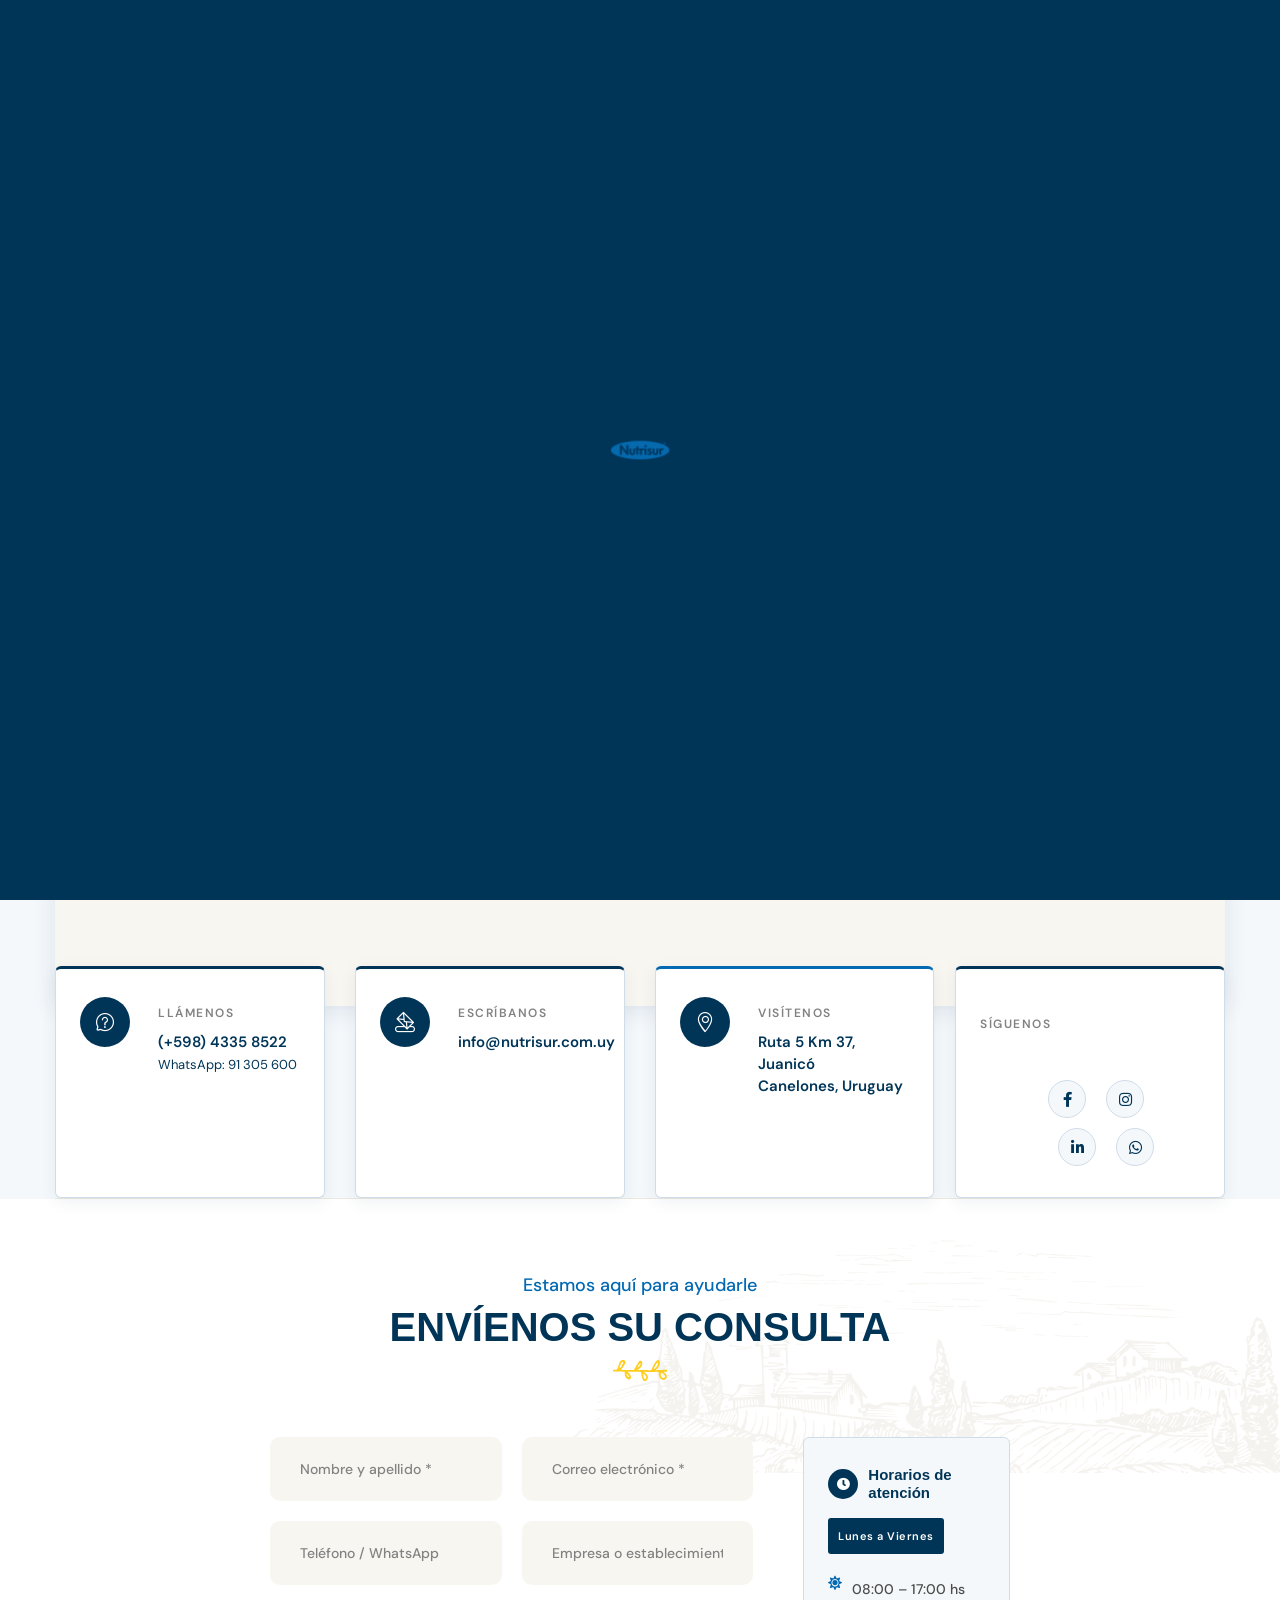
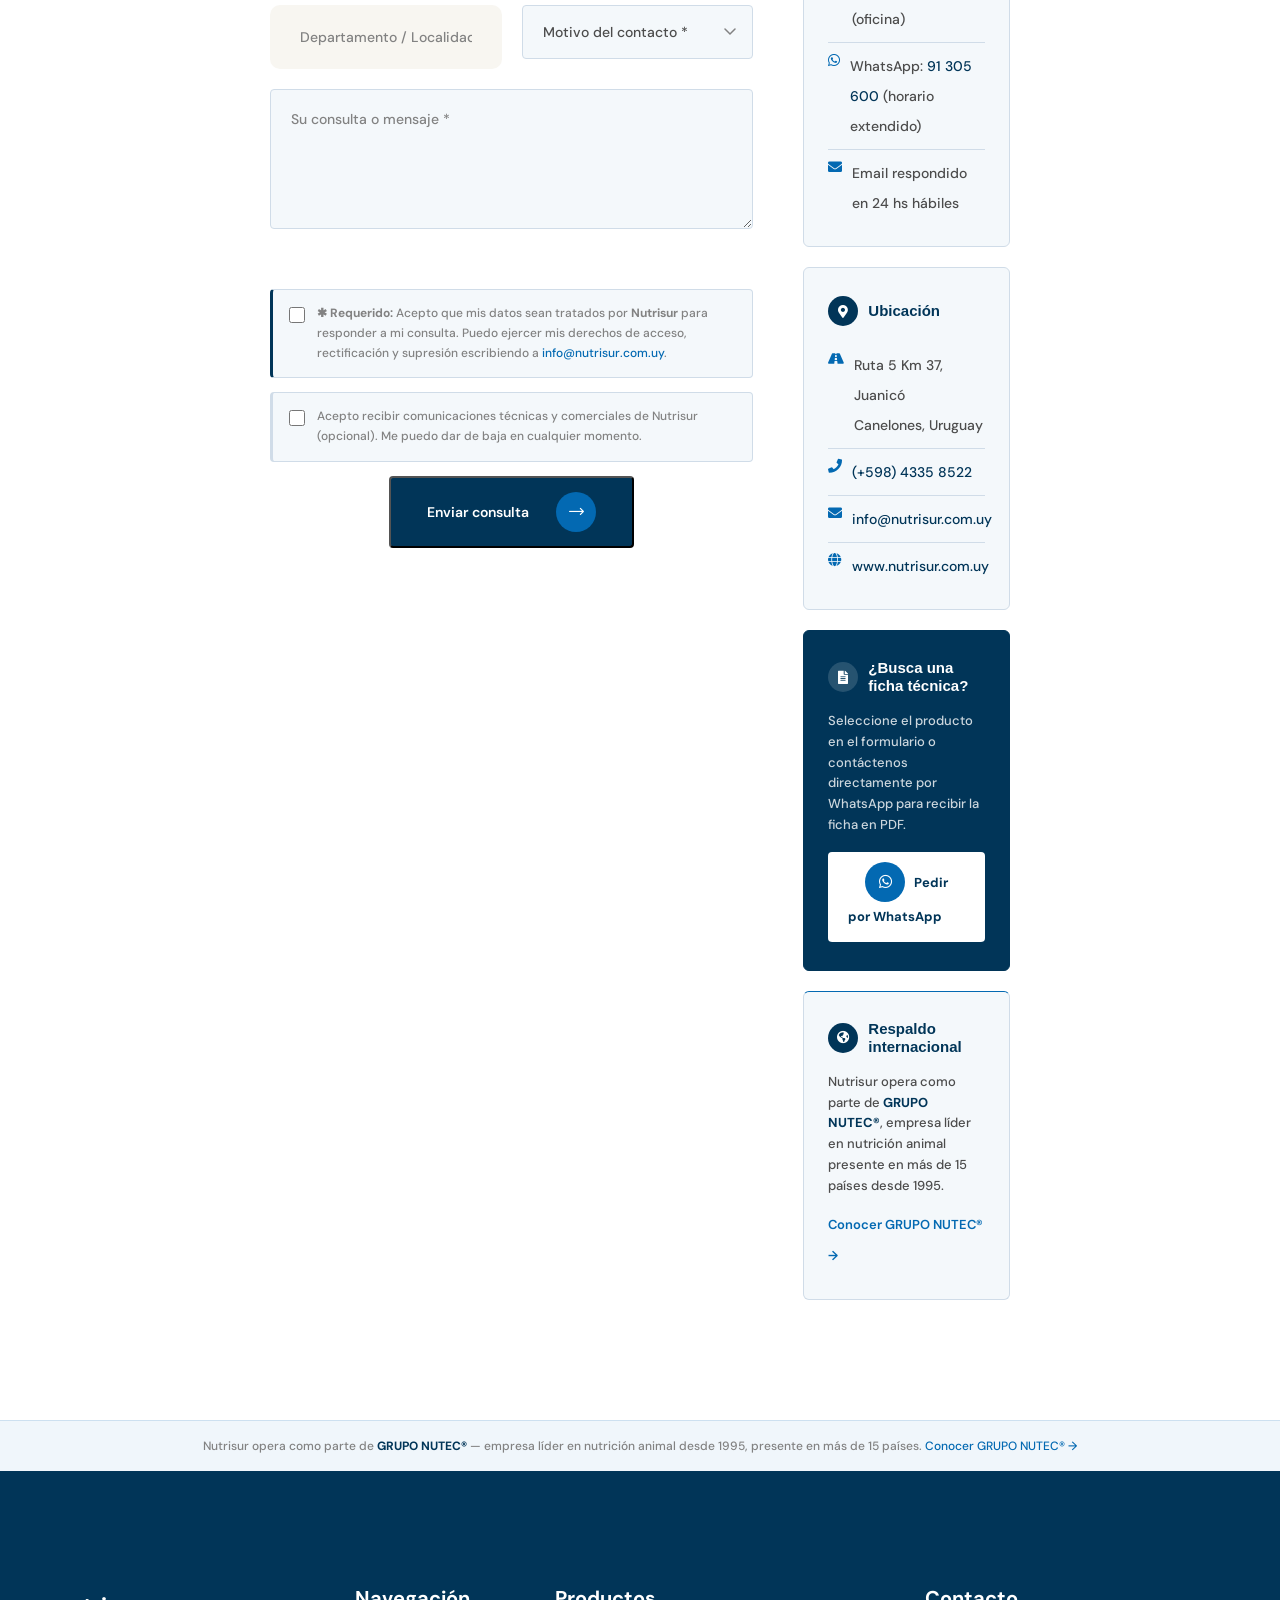
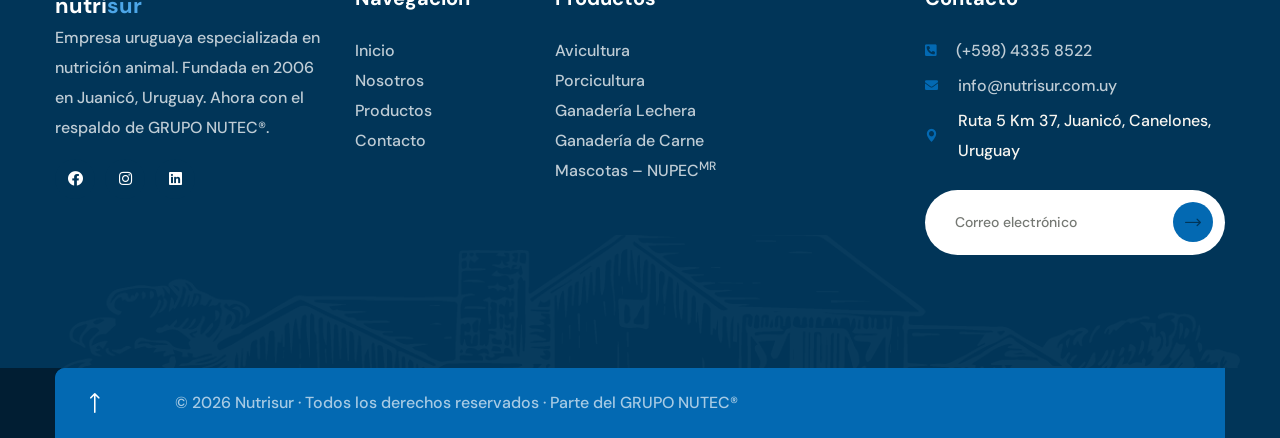
<file: nutrisur-contacto.html>
<!DOCTYPE html>
<html lang="es">

<head>
    <meta charset="UTF-8" />
    <meta name="viewport" content="width=device-width, initial-scale=1.0" />
    <title>Contacto – Nutrisur | Nutrición Animal Uruguay</title>
    <meta name="description" content="Contacte al equipo técnico de Nutrisur. Ruta 5 Km 37, Juanicó, Uruguay. Tel: (+598) 4335 8522 · info@nutrisur.com.uy" />

    <link rel="apple-touch-icon" sizes="180x180" href="assets/images/favicons/apple-touch-icon.png" />
    <link rel="icon" type="image/png" sizes="32x32" href="assets/images/favicons/favicon-32x32.png" />

    <link rel="preconnect" href="https://fonts.googleapis.com">
    <link rel="preconnect" href="https://fonts.gstatic.com" crossorigin>
    <link href="https://fonts.googleapis.com/css2?family=DM+Sans:wght@400;500;700&family=Amatic+SC:wght@400;700&display=swap" rel="stylesheet">

    <link rel="stylesheet" href="assets/vendors/bootstrap/css/bootstrap.min.css" />
    <link rel="stylesheet" href="assets/vendors/animate/animate.min.css" />
    <link rel="stylesheet" href="assets/vendors/animate/custom-animate.css" />
    <link rel="stylesheet" href="assets/vendors/fontawesome/css/all.min.css" />
    <link rel="stylesheet" href="assets/vendors/jarallax/jarallax.css" />
    <link rel="stylesheet" href="assets/vendors/jquery-magnific-popup/jquery.magnific-popup.css" />
    <link rel="stylesheet" href="assets/vendors/odometer/odometer.min.css" />
    <link rel="stylesheet" href="assets/vendors/swiper/swiper.min.css" />
    <link rel="stylesheet" href="assets/vendors/agrion-icons/style.css">
    <link rel="stylesheet" href="assets/vendors/owl-carousel/owl.carousel.min.css" />
    <link rel="stylesheet" href="assets/css/agrion.css" />
    <link rel="stylesheet" href="assets/css/agrion-responsive.css" />

    <!-- ══ NUTRISUR BRAND OVERRIDE ══════════════════════════════
         Paleta de nutrisur.com.uy
         --azul        : #013558
         --azul-claro  : #0369B2
         --light-gray  : #828282
         --medium-gray : #4C4C4C
    ═══════════════════════════════════════════════════════════ -->
    <style>
        :root {
            --ns-azul:        #013558;
            --ns-azul-claro:  #0369B2;
            --ns-azul-hover:  #024a7a;
            --ns-gris:        #828282;
            --ns-gris-medio:  #4C4C4C;
            --ns-blanco:      #ffffff;
            --ns-bg-claro:    #f4f8fb;
            --ns-border:      #d0dce8;
        }

        /* ── Botones ── */
        .thm-btn {
            background-color: var(--ns-azul) !important;
            color: var(--ns-blanco) !important;
            border-radius: 4px !important;
        }
        .thm-btn:hover { background-color: var(--ns-azul-claro) !important; }

        /* ── Header top ── */
        .main-header__menu-box-top { background-color: var(--ns-azul) !important; }
        .main-header__contact-list li p,
        .main-header__contact-list li p a { color: rgba(255,255,255,.85) !important; }
        .main-header__social a { color: rgba(255,255,255,.7) !important; }
        .main-header__social a:hover { color: #fff !important; }

        /* ── Header nav ── */
        .main-header__menu-box-bottom,
        .stricky-header {
            background-color: #fff !important;
            border-bottom: 2px solid var(--ns-azul) !important;
        }
        .main-menu__list > li > a { color: var(--ns-azul) !important; font-weight: 600 !important; }
        .main-menu__list > li > a:hover,
        .main-menu__list > li.current > a { color: var(--ns-azul-claro) !important; }
        .main-menu__btn { background-color: var(--ns-azul-claro) !important; }
        .main-header__phone-number a { color: var(--ns-azul) !important; }
        .main-header__call-inner { background-color: var(--ns-azul) !important; }

        /* ── Section titles ── */
        .section-title__tagline { color: var(--ns-azul-claro) !important; }
        .section-title__title   { color: var(--ns-azul) !important; }

        /* ── Preloader / scroll / mobile nav ── */
        .preloader              { background-color: var(--ns-azul) !important; }
        .mobile-nav__content    { background-color: var(--ns-azul) !important; }
        .mobile-nav__close      { color: #fff !important; }
        .scroll-to-top          { background-color: var(--ns-azul-claro) !important; }

        /* ── Page header ── */
        .page-header-bg         { background-color: var(--ns-azul); }
        .page-header__inner h2  { color: #fff; }
        .thm-breadcrumb li a,
        .thm-breadcrumb li span,
        .thm-breadcrumb li      { color: rgba(255,255,255,.75) !important; }

        /* ── Google map section ── */
        .google-map             { background: var(--ns-bg-claro); padding: 60px 0 0; }
        .google-map-box         { border-radius: 8px; overflow: hidden; box-shadow: 0 4px 24px rgba(1,53,88,.1); }
        .google-map__one        {
            width: 100%;
            height: 420px;
            border: none;
            display: block;
            filter: grayscale(15%);
        }

        /* ── Contact details cards (below map) ── */
        .contact-details {
            margin-top: -40px;
            position: relative;
            z-index: 10;
            padding-bottom: 0;
        }
        .contact-details__single {
            background: #fff;
            border: 1px solid var(--ns-border);
            border-top: 3px solid var(--ns-azul);
            border-radius: 6px;
            padding: 28px 24px;
            display: flex;
            align-items: flex-start;
            gap: 16px;
            box-shadow: 0 4px 16px rgba(1,53,88,.07);
            height: 100%;
            margin-bottom: 24px;
            transition: box-shadow .2s, transform .2s;
        }
        .contact-details__single:hover {
            box-shadow: 0 8px 28px rgba(1,53,88,.13);
            transform: translateY(-3px);
        }
        .contact-details__single-last { border-top-color: var(--ns-azul-claro); }

        .contact-details__icon {
            width: 50px;
            height: 50px;
            background: var(--ns-azul);
            border-radius: 50%;
            display: flex;
            align-items: center;
            justify-content: center;
            flex-shrink: 0;
        }
        .contact-details__icon span {
            color: #fff !important;
            font-size: 20px;
        }
        .contact-details__text p {
            font-size: 12px;
            font-weight: 600;
            text-transform: uppercase;
            letter-spacing: 1.5px;
            color: var(--ns-gris);
            margin: 0 0 4px;
        }
        .contact-details__text h3 {
            font-size: 15px;
            font-weight: 600;
            color: var(--ns-azul);
            margin: 0;
            line-height: 1.45;
        }
        .contact-details__text h3 a {
            color: var(--ns-azul);
            text-decoration: none;
            transition: color .2s;
        }
        .contact-details__text h3 a:hover { color: var(--ns-azul-claro); }

        /* Social icons card */
        .contact-details__social {
            display: flex;
            gap: 10px;
            flex-wrap: wrap;
            padding-top: 4px;
        }
        .contact-details__social a {
            width: 38px;
            height: 38px;
            background: var(--ns-bg-claro);
            border: 1px solid var(--ns-border);
            border-radius: 50%;
            display: flex;
            align-items: center;
            justify-content: center;
            color: var(--ns-azul);
            font-size: 15px;
            text-decoration: none;
            transition: background .2s, color .2s;
        }
        .contact-details__social a:hover {
            background: var(--ns-azul-claro);
            color: #fff;
            border-color: var(--ns-azul-claro);
        }

        /* ── Contact form section ── */
        .contact-two {
            padding: 80px 0 100px;
            background: #fff;
            position: relative;
        }
        .contact-two__shape-1 {
            position: absolute;
            right: -50px;
            top: 40px;
            opacity: .5;
            pointer-events: none;
        }

        /* Form fields */
        .contact-form__input-box { margin-bottom: 20px; }
        .contact-form__input-box input,
        .contact-form__input-box textarea,
        .contact-form__input-box select {
            width: 100%;
            height: 54px;
            padding: 0 20px;
            border: 1px solid var(--ns-border);
            border-radius: 4px;
            background: var(--ns-bg-claro);
            color: var(--ns-gris-medio);
            font-size: 14px;
            font-family: 'DM Sans', sans-serif;
            transition: border-color .2s, box-shadow .2s;
            outline: none;
        }
        .contact-form__input-box input:focus,
        .contact-form__input-box textarea:focus,
        .contact-form__input-box select:focus {
            border-color: var(--ns-azul-claro);
            box-shadow: 0 0 0 3px rgba(3,105,178,.1);
            background: #fff;
        }
        .contact-form__input-box input::placeholder,
        .contact-form__input-box textarea::placeholder { color: var(--ns-gris); }
        .contact-form__input-box.text-message-box textarea {
            height: 140px;
            padding-top: 14px;
            resize: vertical;
        }
        .contact-form__input-box select {
            appearance: none;
            background-image: url("data:image/svg+xml,%3Csvg xmlns='http://www.w3.org/2000/svg' width='12' height='8' viewBox='0 0 12 8'%3E%3Cpath d='M1 1l5 5 5-5' stroke='%23828282' stroke-width='1.5' fill='none' stroke-linecap='round'/%3E%3C/svg%3E");
            background-repeat: no-repeat;
            background-position: right 16px center;
            cursor: pointer;
        }
        .contact-form__input-box select option { background: #fff; color: var(--ns-gris-medio); }

        /* RGPD block */
        .ns-rgpd {
            display: flex;
            gap: 12px;
            align-items: flex-start;
            background: var(--ns-bg-claro);
            border: 1px solid var(--ns-border);
            border-left: 3px solid var(--ns-azul);
            border-radius: 4px;
            padding: 14px 16px;
            margin-bottom: 14px;
        }
        .ns-rgpd input[type="checkbox"] {
            margin-top: 3px;
            flex-shrink: 0;
            accent-color: var(--ns-azul-claro);
            width: 16px;
            height: 16px;
            cursor: pointer;
        }
        .ns-rgpd label {
            font-size: 12px;
            line-height: 1.65;
            color: var(--ns-gris);
            cursor: pointer;
            margin: 0;
        }
        .ns-rgpd label a { color: var(--ns-azul-claro); }

        /* Submit button */
        .contact-form__btn-box { margin-top: 8px; }
        .contact-two__btn {
            display: inline-flex;
            align-items: center;
            gap: 10px;
            padding: 14px 36px !important;
            font-size: 14px !important;
            font-weight: 600 !important;
        }

        /* ── Info lateral ── */
        .ns-contact-aside { padding-left: 20px; }
        .ns-aside-block {
            background: var(--ns-bg-claro);
            border: 1px solid var(--ns-border);
            border-radius: 6px;
            padding: 28px 24px;
            margin-bottom: 20px;
        }
        .ns-aside-block h5 {
            font-size: 15px;
            font-weight: 700;
            color: var(--ns-azul);
            margin-bottom: 16px;
            display: flex;
            align-items: center;
            gap: 10px;
        }
        .ns-aside-block h5 i {
            width: 30px;
            height: 30px;
            background: var(--ns-azul);
            border-radius: 50%;
            display: inline-flex;
            align-items: center;
            justify-content: center;
            color: #fff;
            font-size: 13px;
            flex-shrink: 0;
        }
        .ns-aside-list { list-style: none; padding: 0; margin: 0; }
        .ns-aside-list li {
            display: flex;
            gap: 10px;
            align-items: flex-start;
            padding: 8px 0;
            border-bottom: 1px solid var(--ns-border);
            font-size: 14px;
            color: var(--ns-gris-medio);
        }
        .ns-aside-list li:last-child { border-bottom: none; padding-bottom: 0; }
        .ns-aside-list li i { color: var(--ns-azul-claro); margin-top: 2px; flex-shrink: 0; }
        .ns-aside-list li a { color: var(--ns-azul); text-decoration: none; font-weight: 500; }
        .ns-aside-list li a:hover { color: var(--ns-azul-claro); }

        /* Horario badge */
        .ns-horario {
            display: inline-block;
            background: var(--ns-azul);
            color: #fff;
            font-size: 11px;
            font-weight: 600;
            letter-spacing: .5px;
            padding: 3px 10px;
            border-radius: 3px;
            margin-bottom: 12px;
        }

        /* ── Footer ── */
        .site-footer__top { background-color: var(--ns-azul) !important; }
        .site-footer__bottom { background-color: #011e33 !important; }
        .footer-widget__title { color: #fff !important; }
        .footer-widget__about-text,
        .footer-widget__links-list li a,
        .footer-widget__Contact-list li p a { color: rgba(255,255,255,.75) !important; }
        .footer-widget__links-list li a:hover { color: var(--ns-azul-claro) !important; }
        .footer-widget__Contact-btn { background-color: var(--ns-azul-claro) !important; }
        .site-footer__bottom-text,
        .site-footer__bottom-text a { color: rgba(255,255,255,.65) !important; }
        .site-footer__social a:hover { background-color: var(--ns-azul-claro) !important; }

        /* ── Nutrisur logo text ── */
        .ns-logo-text { font-family:'DM Sans',sans-serif; font-weight:700; font-size:26px; color:var(--ns-azul); }
        .ns-logo-text span { color:var(--ns-azul-claro); }

        /* ── Nutec strip ── */
        .nutec-strip { background:#f0f6fb; border-top:1px solid #cde0f0; padding:10px 0; text-align:center; font-size:12px; color:var(--ns-gris); }
        .nutec-strip strong { color:var(--ns-azul); }
        .nutec-strip a { color:var(--ns-azul-claro); text-decoration:none; }

        /* ── Success / error messages ── */
        .form-result {
            display: none;
            padding: 14px 18px;
            border-radius: 4px;
            font-size: 14px;
            margin-top: 16px;
            font-weight: 500;
        }
        .form-result.success { background: #e6f4ea; border: 1px solid #b7dfc0; color: #1a7a34; }
        .form-result.error   { background: #fdecea; border: 1px solid #f5c2c0; color: #b91c1c; }
    </style>
</head>

<body class="custom-cursor">
    <div class="custom-cursor__cursor"></div>
    <div class="custom-cursor__cursor-two"></div>
    <div class="preloader"><div class="preloader__image"></div></div>

    <div class="page-wrapper">

        <!-- ════════════════════════════════════
             HEADER
        ════════════════════════════════════ -->
        <header class="main-header">
            <div class="main-header__wrapper">
                <div class="main-header__wrapper-inner">

                    <div class="main-header__logo">
                        <a href="index.html">
                            <span class="ns-logo-text">nutri<span>sur</span></span>
                        </a>
                    </div>

                    <div class="main-header__menu-box">
                        <div class="main-header__menu-box-top">
                            <ul class="list-unstyled main-header__contact-list">
                                <li>
                                    <div class="icon"><i class="icon-email"></i></div>
                                    <div class="text"><p><a href="mailto:info@nutrisur.com.uy">info@nutrisur.com.uy</a></p></div>
                                </li>
                                <li>
                                    <div class="icon"><i class="icon-pin"></i></div>
                                    <div class="text"><p>Ruta 5 Km 37, Juanicó, Uruguay</p></div>
                                </li>
                            </ul>
                            <div class="main-header__social">
                                <a href="#" aria-label="Facebook"><i class="fab fa-facebook"></i></a>
                                <a href="#" aria-label="Instagram"><i class="fab fa-instagram"></i></a>
                                <a href="https://www.linkedin.com/company/gruponutec" target="_blank" rel="noopener" aria-label="LinkedIn"><i class="fab fa-linkedin"></i></a>
                            </div>
                        </div>

                        <div class="main-header__menu-box-bottom">
                            <nav class="main-menu">
                                <div class="main-menu__wrapper">
                                    <div class="main-menu__wrapper-inner">
                                        <div class="main-menu__left">
                                            <div class="main-menu__main-menu-box">
                                                <a href="#" class="mobile-nav__toggler"><i class="fa fa-bars"></i></a>
                                                <ul class="main-menu__list">
                                                    <li><a href="index.html">Inicio</a></li>
                                                    <li><a href="nosotros.html">Nosotros</a></li>
                                                    <li class="dropdown">
                                                        <a href="productos.html">Productos</a>
                                                        <ul class="shadow-box">
                                                            <li><a href="productos.html#aves">Avicultura</a></li>
                                                            <li><a href="productos.html#porcinos">Porcicultura</a></li>
                                                            <li><a href="productos.html#bovinos">Ganadería Lechera</a></li>
                                                            <li><a href="productos.html#carne">Ganadería de Carne</a></li>
                                                            <li><a href="productos.html#mascotas">Mascotas – NUPEC<sup>MR</sup></a></li>
                                                        </ul>
                                                    </li>
                                                    <li class="current"><a href="contacto.html">Contacto</a></li>
                                                </ul>
                                            </div>
                                        </div>
                                        <div class="main-menu__right">
                                            <div class="main-menu__search-cart-btn-box">
                                                <div class="main-menu__btn-box">
                                                    <a href="contacto.html" class="thm-btn main-menu__btn">Consultar <i class="icon-right-arrow"></i></a>
                                                </div>
                                            </div>
                                        </div>
                                    </div>
                                </div>
                            </nav>
                        </div>
                    </div>

                    <div class="main-header__phone-contact-box">
                        <div class="main-header__phone-number">
                            <a href="tel:+59843358522">(+598) 4335 8522</a>
                        </div>
                        <div class="main-header__call-box">
                            <div class="main-header__call-inner">
                                <div class="main-header__call-icon"><span class="fas fa-phone"></span></div>
                            </div>
                        </div>
                    </div>

                </div>
            </div>
        </header>

        <div class="stricky-header stricked-menu main-menu">
            <div class="sticky-header__content"></div>
        </div>

        <!-- ════════════════════════════════════
             PAGE HEADER
        ════════════════════════════════════ -->
        <section class="page-header">
            <div class="page-header-bg"
                style="background-image: url(assets/images/backgrounds/page-header-bg.jpg)">
            </div>
            <div class="container">
                <div class="page-header__inner">
                    <ul class="thm-breadcrumb list-unstyled">
                        <li><a href="index.html">Inicio</a></li>
                        <li><span>/</span></li>
                        <li>Contacto</li>
                    </ul>
                    <h2>Contáctenos</h2>
                </div>
            </div>
        </section>

        <!-- ════════════════════════════════════
             MAPA + TARJETAS DE CONTACTO
        ════════════════════════════════════ -->
        <section class="google-map">
            <div class="container">

                <!-- Mapa — Ruta 5 Km 37, Juanicó, Canelones -->
                <div class="google-map-box">
                    <iframe
                        src="https://www.google.com/maps/embed?pb=!1m18!1m12!1m3!1d3272.5!2d-56.3000!3d-34.7200!2m3!1f0!2f0!3f0!3m2!1i1024!2i768!4f13.1!3m3!1m2!1s0x0%3A0x0!2zMzTCsDQzJzEyLjAiUyA1NsKwMTgnMDAuMCJX!5e0!3m2!1ses!2suy!4v1"
                        class="google-map__one"
                        allowfullscreen
                        loading="lazy"
                        referrerpolicy="no-referrer-when-downgrade"
                        title="Ubicación Nutrisur – Ruta 5 Km 37, Juanicó">
                    </iframe>
                </div>

                <!-- Tarjetas de contacto flotantes -->
                <div class="contact-details">
                    <div class="row">

                        <!-- Teléfonos -->
                        <div class="col-xl-3 col-lg-6 col-md-6">
                            <div class="contact-details__single">
                                <div class="contact-details__icon">
                                    <span class="icon-help"></span>
                                </div>
                                <div class="contact-details__text">
                                    <p>Llámenos</p>
                                    <h3>
                                        <a href="tel:+59843358522">(+598) 4335 8522</a><br>
                                        <a href="tel:+59891305600" style="font-size:13px; font-weight:400;">WhatsApp: 91 305 600</a>
                                    </h3>
                                </div>
                            </div>
                        </div>

                        <!-- Email -->
                        <div class="col-xl-3 col-lg-6 col-md-6">
                            <div class="contact-details__single">
                                <div class="contact-details__icon">
                                    <span class="icon-mailbox"></span>
                                </div>
                                <div class="contact-details__text">
                                    <p>Escríbanos</p>
                                    <h3>
                                        <a href="mailto:info@nutrisur.com.uy">info@nutrisur.com.uy</a>
                                    </h3>
                                </div>
                            </div>
                        </div>

                        <!-- Dirección -->
                        <div class="col-xl-3 col-lg-6 col-md-6">
                            <div class="contact-details__single contact-details__single-last">
                                <div class="contact-details__icon">
                                    <span class="icon-maps-and-flags"></span>
                                </div>
                                <div class="contact-details__text">
                                    <p>Visítenos</p>
                                    <h3>Ruta 5 Km 37, Juanicó<br>Canelones, Uruguay</h3>
                                </div>
                            </div>
                        </div>

                        <!-- Redes sociales -->
                        <div class="col-xl-3 col-lg-6 col-md-6">
                            <div class="contact-details__single" style="flex-direction:column; justify-content:center;">
                                <p style="font-size:12px; font-weight:600; text-transform:uppercase; letter-spacing:1.5px; color:var(--ns-gris); margin-bottom:12px;">Síguenos</p>
                                <div class="contact-details__social">
                                    <a href="#" aria-label="Facebook"><i class="fab fa-facebook-f"></i></a>
                                    <a href="#" aria-label="Instagram"><i class="fab fa-instagram"></i></a>
                                    <a href="https://www.linkedin.com/company/gruponutec" target="_blank" rel="noopener" aria-label="LinkedIn"><i class="fab fa-linkedin-in"></i></a>
                                    <a href="https://wa.me/59891305600" target="_blank" rel="noopener" aria-label="WhatsApp"><i class="fab fa-whatsapp"></i></a>
                                </div>
                            </div>
                        </div>

                    </div>
                </div>
                <!-- /.contact-details -->

            </div>
        </section>

        <!-- ════════════════════════════════════
             FORMULARIO + INFO LATERAL
        ════════════════════════════════════ -->
        <section class="contact-two">
            <div class="contact-two__shape-1 float-bob-x">
                <img src="assets/images/shapes/contact-two-shape-1.png" alt="">
            </div>
            <div class="container">

                <div class="section-title text-center" style="margin-bottom:52px;">
                    <span class="section-title__tagline">Estamos aquí para ayudarle</span>
                    <h2 class="section-title__title">Envíenos su consulta</h2>
                    <div class="section-title__icon">
                        <img src="assets/images/icon/section-title-icon-1.png" alt="">
                    </div>
                </div>

                <div class="row">

                    <!-- ── FORMULARIO ── -->
                    <div class="col-xl-8 col-lg-7">
                        <div class="contact-two__form-box">
                            <form
                                action="assets/inc/sendemail.php"
                                class="contact-two__form contact-form-validated"
                                id="ns-contact-form"
                                novalidate="novalidate">

                                <div class="row">
                                    <!-- Nombre -->
                                    <div class="col-xl-6">
                                        <div class="contact-form__input-box">
                                            <input type="text" name="name" placeholder="Nombre y apellido *" required>
                                        </div>
                                    </div>
                                    <!-- Email -->
                                    <div class="col-xl-6">
                                        <div class="contact-form__input-box">
                                            <input type="email" name="email" placeholder="Correo electrónico *" required>
                                        </div>
                                    </div>
                                    <!-- Teléfono -->
                                    <div class="col-xl-6">
                                        <div class="contact-form__input-box">
                                            <input type="tel" name="phone" placeholder="Teléfono / WhatsApp">
                                        </div>
                                    </div>
                                    <!-- Empresa / establecimiento -->
                                    <div class="col-xl-6">
                                        <div class="contact-form__input-box">
                                            <input type="text" name="company" placeholder="Empresa o establecimiento">
                                        </div>
                                    </div>
                                    <!-- Departamento -->
                                    <div class="col-xl-6">
                                        <div class="contact-form__input-box">
                                            <input type="text" name="region" placeholder="Departamento / Localidad *" required>
                                        </div>
                                    </div>
                                    <!-- Motivo -->
                                    <div class="col-xl-6">
                                        <div class="contact-form__input-box">
                                            <select name="motivo" id="motivo" required>
                                                <option value="" disabled selected>Motivo del contacto *</option>
                                                <optgroup label="Fichas Técnicas">
                                                    <option value="fiche-nutribroiler">Ficha técnica – Nutribroiler</option>
                                                    <option value="fiche-nutrilayer">Ficha técnica – Nutrilayer</option>
                                                    <option value="fiche-nutripig">Ficha técnica – Nutripig</option>
                                                </optgroup>
                                                <optgroup label="Consultas por Rubro">
                                                    <option value="avicultura">Avicultura</option>
                                                    <option value="porcinos">Porcicultura</option>
                                                    <option value="lechero">Ganadería Lechera</option>
                                                    <option value="carne">Ganadería de Carne</option>
                                                    <option value="feed-solutions">Feed Solutions</option>
                                                    <option value="nupec">Mascotas – NUPEC<sup>MR</sup></option>
                                                </optgroup>
                                                <optgroup label="Otros">
                                                    <option value="comercial">Información comercial / Precios</option>
                                                    <option value="soporte">Soporte técnico-nutricional</option>
                                                    <option value="candidatura">Candidatura a un puesto</option>
                                                    <option value="otro">Otro</option>
                                                </optgroup>
                                            </select>
                                        </div>
                                    </div>
                                    <!-- Mensaje -->
                                    <div class="col-xl-12">
                                        <div class="contact-form__input-box text-message-box">
                                            <textarea name="message" placeholder="Su consulta o mensaje *" required></textarea>
                                        </div>
                                    </div>
                                </div>

                                <!-- RGPD consent obligatorio -->
                                <div class="ns-rgpd">
                                    <input type="checkbox" id="rgpd_consent" name="rgpd_consent" required>
                                    <label for="rgpd_consent">
                                        <strong>✱ Requerido:</strong> Acepto que mis datos sean tratados por <strong>Nutrisur</strong> para responder a mi consulta. Puedo ejercer mis derechos de acceso, rectificación y supresión escribiendo a <a href="mailto:info@nutrisur.com.uy">info@nutrisur.com.uy</a>.
                                    </label>
                                </div>

                                <!-- Marketing consent opcional -->
                                <div class="ns-rgpd" style="border-left-color: var(--ns-border);">
                                    <input type="checkbox" id="marketing_consent" name="marketing_consent">
                                    <label for="marketing_consent">
                                        Acepto recibir comunicaciones técnicas y comerciales de Nutrisur (opcional). Me puedo dar de baja en cualquier momento.
                                    </label>
                                </div>

                                <div class="contact-form__btn-box">
                                    <button type="submit" class="thm-btn contact-two__btn">
                                        Enviar consulta <i class="icon-right-arrow"></i>
                                    </button>
                                </div>

                                <!-- Mensajes de resultado -->
                                <div class="form-result success" id="form-success">
                                    ✓ Mensaje enviado correctamente. Nuestro equipo le responderá a la brevedad.
                                </div>
                                <div class="form-result error" id="form-error">
                                    ✗ Hubo un error al enviar el mensaje. Por favor intente nuevamente o escríbanos a info@nutrisur.com.uy.
                                </div>

                            </form>
                        </div>
                    </div>

                    <!-- ── INFO LATERAL ── -->
                    <div class="col-xl-4 col-lg-5">
                        <div class="ns-contact-aside">

                            <!-- Horarios -->
                            <div class="ns-aside-block">
                                <h5><i class="fas fa-clock"></i> Horarios de atención</h5>
                                <span class="ns-horario">Lunes a Viernes</span>
                                <ul class="ns-aside-list">
                                    <li>
                                        <i class="fas fa-sun"></i>
                                        <span>08:00 – 17:00 hs (oficina)</span>
                                    </li>
                                    <li>
                                        <i class="fab fa-whatsapp"></i>
                                        <span>WhatsApp: <a href="https://wa.me/59891305600">91 305 600</a> (horario extendido)</span>
                                    </li>
                                    <li>
                                        <i class="fas fa-envelope"></i>
                                        <span>Email respondido en 24 hs hábiles</span>
                                    </li>
                                </ul>
                            </div>

                            <!-- Datos de contacto directos -->
                            <div class="ns-aside-block">
                                <h5><i class="fas fa-map-marker-alt"></i> Ubicación</h5>
                                <ul class="ns-aside-list">
                                    <li>
                                        <i class="fas fa-road"></i>
                                        <span>Ruta 5 Km 37, Juanicó<br>Canelones, Uruguay</span>
                                    </li>
                                    <li>
                                        <i class="fas fa-phone"></i>
                                        <a href="tel:+59843358522">(+598) 4335 8522</a>
                                    </li>
                                    <li>
                                        <i class="fas fa-envelope"></i>
                                        <a href="mailto:info@nutrisur.com.uy">info@nutrisur.com.uy</a>
                                    </li>
                                    <li>
                                        <i class="fas fa-globe"></i>
                                        <a href="https://www.nutrisur.com.uy" target="_blank" rel="noopener">www.nutrisur.com.uy</a>
                                    </li>
                                </ul>
                            </div>

                            <!-- CTA ficha técnica rápida -->
                            <div class="ns-aside-block" style="background:var(--ns-azul); border-color:var(--ns-azul);">
                                <h5 style="color:#fff;"><i style="background:rgba(255,255,255,.15);" class="fas fa-file-alt"></i> ¿Busca una ficha técnica?</h5>
                                <p style="font-size:13px; color:rgba(255,255,255,.8); margin-bottom:16px; line-height:1.6;">
                                    Seleccione el producto en el formulario o contáctenos directamente por WhatsApp para recibir la ficha en PDF.
                                </p>
                                <a href="https://wa.me/59891305600?text=Hola,%20solicito%20la%20ficha%20técnica%20de%20"
                                   target="_blank" rel="noopener"
                                   class="thm-btn"
                                   style="background:#fff !important; color:var(--ns-azul) !important; font-size:13px; padding:10px 20px;">
                                    <i class="fab fa-whatsapp" style="margin-right:6px;"></i> Pedir por WhatsApp
                                </a>
                            </div>

                            <!-- GRUPO NUTEC® -->
                            <div class="ns-aside-block" style="border-top-color:var(--ns-azul-claro);">
                                <h5><i class="fas fa-globe-americas"></i> Respaldo internacional</h5>
                                <p style="font-size:13px; color:var(--ns-gris-medio); margin:0 0 12px; line-height:1.6;">
                                    Nutrisur opera como parte de <strong style="color:var(--ns-azul);">GRUPO NUTEC®</strong>, empresa líder en nutrición animal presente en más de 15 países desde 1995.
                                </p>
                                <a href="https://www.gponutec.com" target="_blank" rel="noopener"
                                   style="font-size:13px; color:var(--ns-azul-claro); text-decoration:none; font-weight:600;">
                                    Conocer GRUPO NUTEC® →
                                </a>
                            </div>

                        </div>
                    </div>
                    <!-- /.col -->

                </div>
                <!-- /.row -->

            </div>
        </section>

        <!-- ════════════════════════════════════
             NUTEC STRIP
        ════════════════════════════════════ -->
        <div class="nutec-strip">
            <div class="container">
                <p style="margin:0;">
                    Nutrisur opera como parte de <strong>GRUPO NUTEC®</strong> — empresa líder en nutrición animal desde 1995, presente en más de 15 países.
                    <a href="https://www.gponutec.com" target="_blank" rel="noopener">Conocer GRUPO NUTEC® →</a>
                </p>
            </div>
        </div>

        <!-- ════════════════════════════════════
             FOOTER
        ════════════════════════════════════ -->
        <footer class="site-footer">
            <div class="site-footer__top">
                <div class="site-footer__top-inner">
                    <div class="site-footer-shape-1 float-bob-x"
                        style="background-image: url(assets/images/shapes/site-footer-shape-1.png);"></div>
                    <div class="container">
                        <div class="row">

                            <div class="col-xl-3 col-lg-6 col-md-6 wow fadeInUp" data-wow-delay="100ms">
                                <div class="footer-widget__column footer-widget__about">
                                    <div class="footer-widget__logo">
                                        <a href="index.html">
                                            <span style="font-family:'DM Sans',sans-serif;font-weight:700;font-size:22px;color:#fff;">nutri<span style="color:#4da6e8;">sur</span></span>
                                        </a>
                                    </div>
                                    <p class="footer-widget__about-text">
                                        Empresa uruguaya especializada en nutrición animal. Fundada en 2006 en Juanicó, Uruguay. Ahora con el respaldo de GRUPO NUTEC®.
                                    </p>
                                    <div class="site-footer__social" style="margin-top:16px;">
                                        <a href="#"><i class="fab fa-facebook"></i></a>
                                        <a href="#"><i class="fab fa-instagram"></i></a>
                                        <a href="https://www.linkedin.com/company/gruponutec" target="_blank" rel="noopener"><i class="fab fa-linkedin"></i></a>
                                    </div>
                                </div>
                            </div>

                            <div class="col-xl-2 col-lg-6 col-md-6 wow fadeInUp" data-wow-delay="200ms">
                                <div class="footer-widget__column footer-widget__links">
                                    <div class="footer-widget__title-box">
                                        <h3 class="footer-widget__title">Navegación</h3>
                                    </div>
                                    <ul class="footer-widget__links-list list-unstyled">
                                        <li><a href="index.html">Inicio</a></li>
                                        <li><a href="nosotros.html">Nosotros</a></li>
                                        <li><a href="productos.html">Productos</a></li>
                                        <li><a href="contacto.html">Contacto</a></li>
                                    </ul>
                                </div>
                            </div>

                            <div class="col-xl-3 col-lg-6 col-md-6 wow fadeInUp" data-wow-delay="300ms">
                                <div class="footer-widget__column footer-widget__links">
                                    <div class="footer-widget__title-box">
                                        <h3 class="footer-widget__title">Productos</h3>
                                    </div>
                                    <ul class="footer-widget__links-list list-unstyled">
                                        <li><a href="productos.html#aves">Avicultura</a></li>
                                        <li><a href="productos.html#porcinos">Porcicultura</a></li>
                                        <li><a href="productos.html#bovinos">Ganadería Lechera</a></li>
                                        <li><a href="productos.html#carne">Ganadería de Carne</a></li>
                                        <li><a href="productos.html#mascotas">Mascotas – NUPEC<sup>MR</sup></a></li>
                                    </ul>
                                </div>
                            </div>

                            <div class="col-xl-4 col-lg-6 col-md-6 wow fadeInUp" data-wow-delay="400ms">
                                <div class="footer-widget__column footer-widget__Contact">
                                    <div class="footer-widget__title-box">
                                        <h3 class="footer-widget__title">Contacto</h3>
                                    </div>
                                    <ul class="footer-widget__Contact-list list-unstyled">
                                        <li>
                                            <div class="icon"><span class="fas fa-phone-square-alt"></span></div>
                                            <div class="text"><p><a href="tel:+59843358522">(+598) 4335 8522</a></p></div>
                                        </li>
                                        <li>
                                            <div class="icon"><span class="fas fa-envelope"></span></div>
                                            <div class="text"><p><a href="mailto:info@nutrisur.com.uy">info@nutrisur.com.uy</a></p></div>
                                        </li>
                                        <li>
                                            <div class="icon"><span class="icon-pin"></span></div>
                                            <div class="text"><p>Ruta 5 Km 37, Juanicó, Canelones, Uruguay</p></div>
                                        </li>
                                    </ul>
                                    <form class="footer-widget__Contact-form">
                                        <div class="footer-widget__Contact-input-box">
                                            <input type="email" placeholder="Correo electrónico" name="email">
                                            <button type="submit" class="footer-widget__Contact-btn">
                                                <i class="icon-right-arrow"></i>
                                            </button>
                                        </div>
                                    </form>
                                </div>
                            </div>

                        </div>
                    </div>
                </div>
            </div>

            <div class="site-footer__bottom">
                <div class="container">
                    <div class="row">
                        <div class="col-xl-12">
                            <div class="site-footer__bottom-inner">
                                <p class="site-footer__bottom-text">
                                    © <span id="footer-year"></span> Nutrisur · Todos los derechos reservados ·
                                    Parte del <a href="https://www.gponutec.com" target="_blank" rel="noopener">GRUPO NUTEC®</a>
                                </p>
                                <div class="site-footer__bottom-scroll">
                                    <a href="#" data-target="html" class="scroll-to-target scroll-to-top">
                                        <i class="icon-up-arrow"></i>
                                    </a>
                                </div>
                            </div>
                        </div>
                    </div>
                </div>
            </div>
        </footer>

    </div><!-- /.page-wrapper -->

    <!-- Mobile nav -->
    <div class="mobile-nav__wrapper">
        <div class="mobile-nav__overlay mobile-nav__toggler"></div>
        <div class="mobile-nav__content">
            <span class="mobile-nav__close mobile-nav__toggler"><i class="fa fa-times"></i></span>
            <div class="logo-box">
                <a href="index.html">
                    <span style="font-family:'DM Sans',sans-serif;font-weight:700;font-size:22px;color:#fff;">nutri<span style="color:#4da6e8;">sur</span></span>
                </a>
            </div>
            <div class="mobile-nav__container"></div>
            <ul class="mobile-nav__contact list-unstyled">
                <li><i class="fa fa-envelope"></i><a href="mailto:info@nutrisur.com.uy">info@nutrisur.com.uy</a></li>
                <li><i class="fa fa-phone-alt"></i><a href="tel:+59843358522">(+598) 4335 8522</a></li>
            </ul>
        </div>
    </div>

    <div class="search-popup">
        <div class="search-popup__overlay search-toggler"></div>
        <div class="search-popup__content">
            <form action="#">
                <label for="search" class="sr-only">Buscar</label>
                <input type="text" id="search" placeholder="Buscar..." />
                <button type="submit" aria-label="Buscar" class="thm-btn">
                    <i class="icon-magnifying-glass"></i>
                </button>
            </form>
        </div>
    </div>

    <!-- ── Scripts ── -->
    <script src="assets/vendors/jquery/jquery-3.6.0.min.js"></script>
    <script src="assets/vendors/bootstrap/js/bootstrap.bundle.min.js"></script>
    <script src="assets/vendors/jarallax/jarallax.min.js"></script>
    <script src="assets/vendors/jquery-ajaxchimp/jquery.ajaxchimp.min.js"></script>
    <script src="assets/vendors/jquery-appear/jquery.appear.min.js"></script>
    <script src="assets/vendors/jquery-magnific-popup/jquery.magnific-popup.min.js"></script>
    <script src="assets/vendors/jquery-validate/jquery.validate.min.js"></script>
    <script src="assets/vendors/odometer/odometer.min.js"></script>
    <script src="assets/vendors/swiper/swiper.min.js"></script>
    <script src="assets/vendors/wow/wow.js"></script>
    <script src="assets/vendors/owl-carousel/owl.carousel.min.js"></script>
    <script src="assets/js/agrion.js"></script>

    <script>
        // ── Año dinámico en footer
        document.getElementById('footer-year').textContent = new Date().getFullYear();

        // ── Pre-seleccionar motivo desde query string (?ficha=nutribroiler)
        (function () {
            var params = new URLSearchParams(window.location.search);
            var ficha  = params.get('ficha');
            if (!ficha) return;
            var map = {
                'nutribroiler' : 'fiche-nutribroiler',
                'nutrilayer'   : 'fiche-nutrilayer',
                'nutripig'     : 'fiche-nutripig',
                'nupec'        : 'nupec',
                'nuterlac'     : 'lechero',
                'nutriparto'   : 'lechero',
                'nucleodp18'   : 'lechero',
                'nutripro'     : 'carne',
                'nutrifeedlot' : 'carne',
                'thermoplus'   : 'feed-solutions',
                'feedstim'    : 'feed-solutions',
                'postura'      : 'avicultura'
            };
            var sel = document.getElementById('motivo');
            if (sel && map[ficha]) {
                sel.value = map[ficha];
            }
        })();

        // ── Feedback visual en formulario (complementa agrion.js)
        (function () {
            var form    = document.getElementById('ns-contact-form');
            var success = document.getElementById('form-success');
            var error   = document.getElementById('form-error');
            if (!form) return;

            // El template usa jQuery AJAX — agregamos lógica de fallback de UI
            $(form).on('submit', function () {
                success.style.display = 'none';
                error.style.display   = 'none';
            });

            // Escuchamos el evento custom que dispara agrion.js
            document.addEventListener('ns:formSent', function (e) {
                if (e.detail && e.detail.ok) {
                    success.style.display = 'block';
                    form.reset();
                } else {
                    error.style.display = 'block';
                }
            });
        })();
    </script>
</body>
</html>
</file>
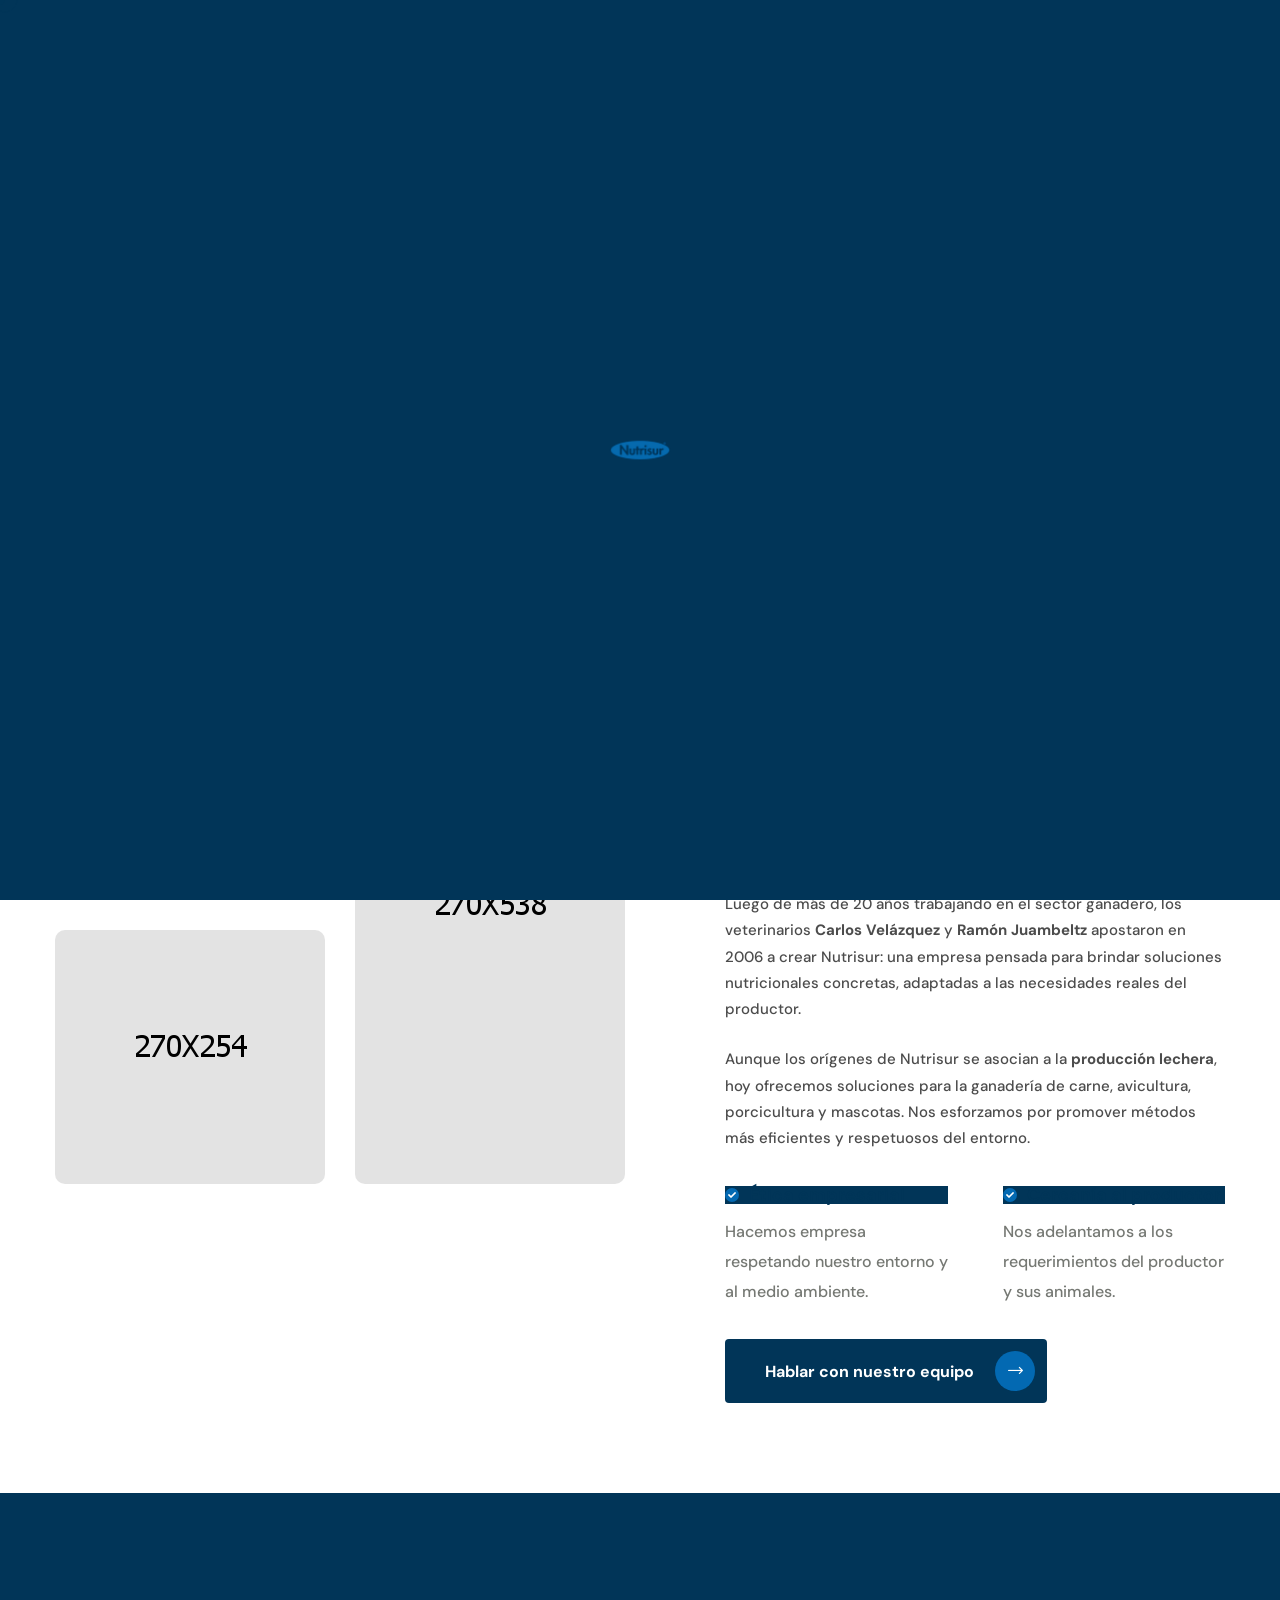
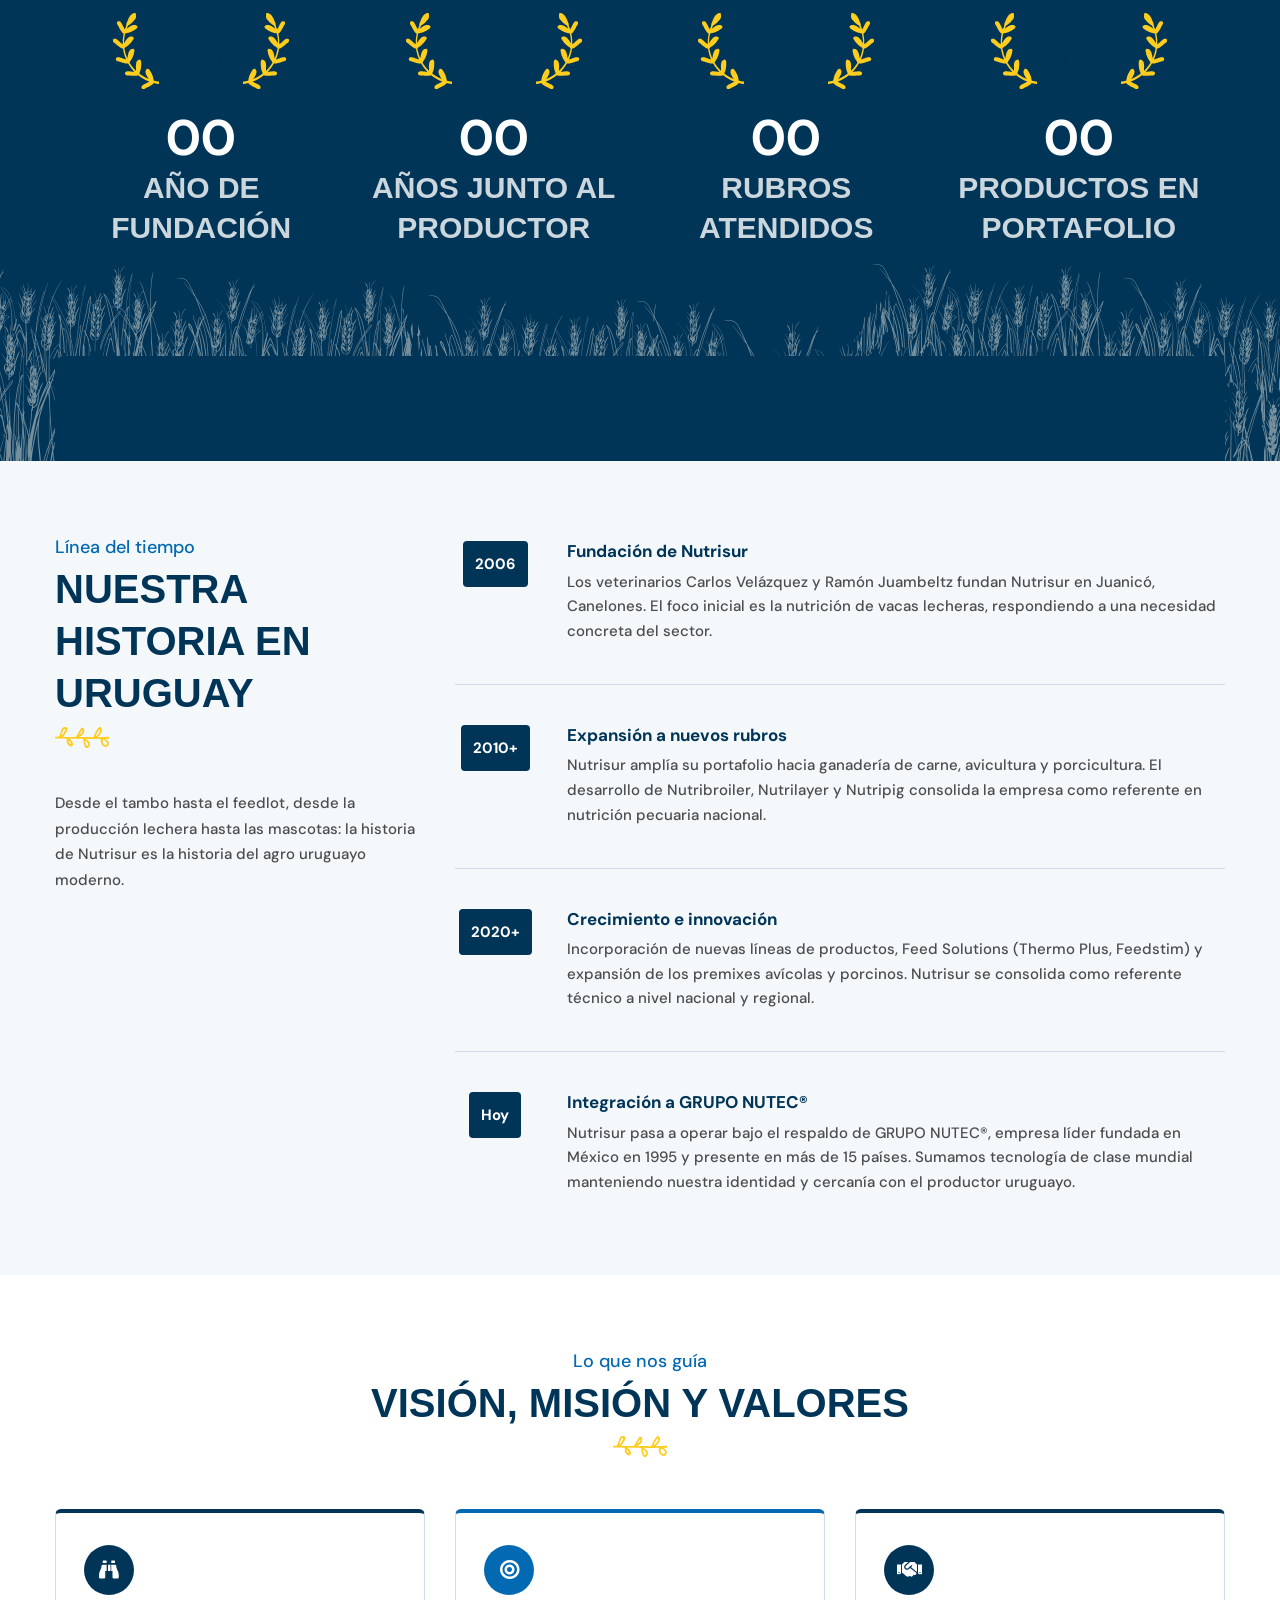
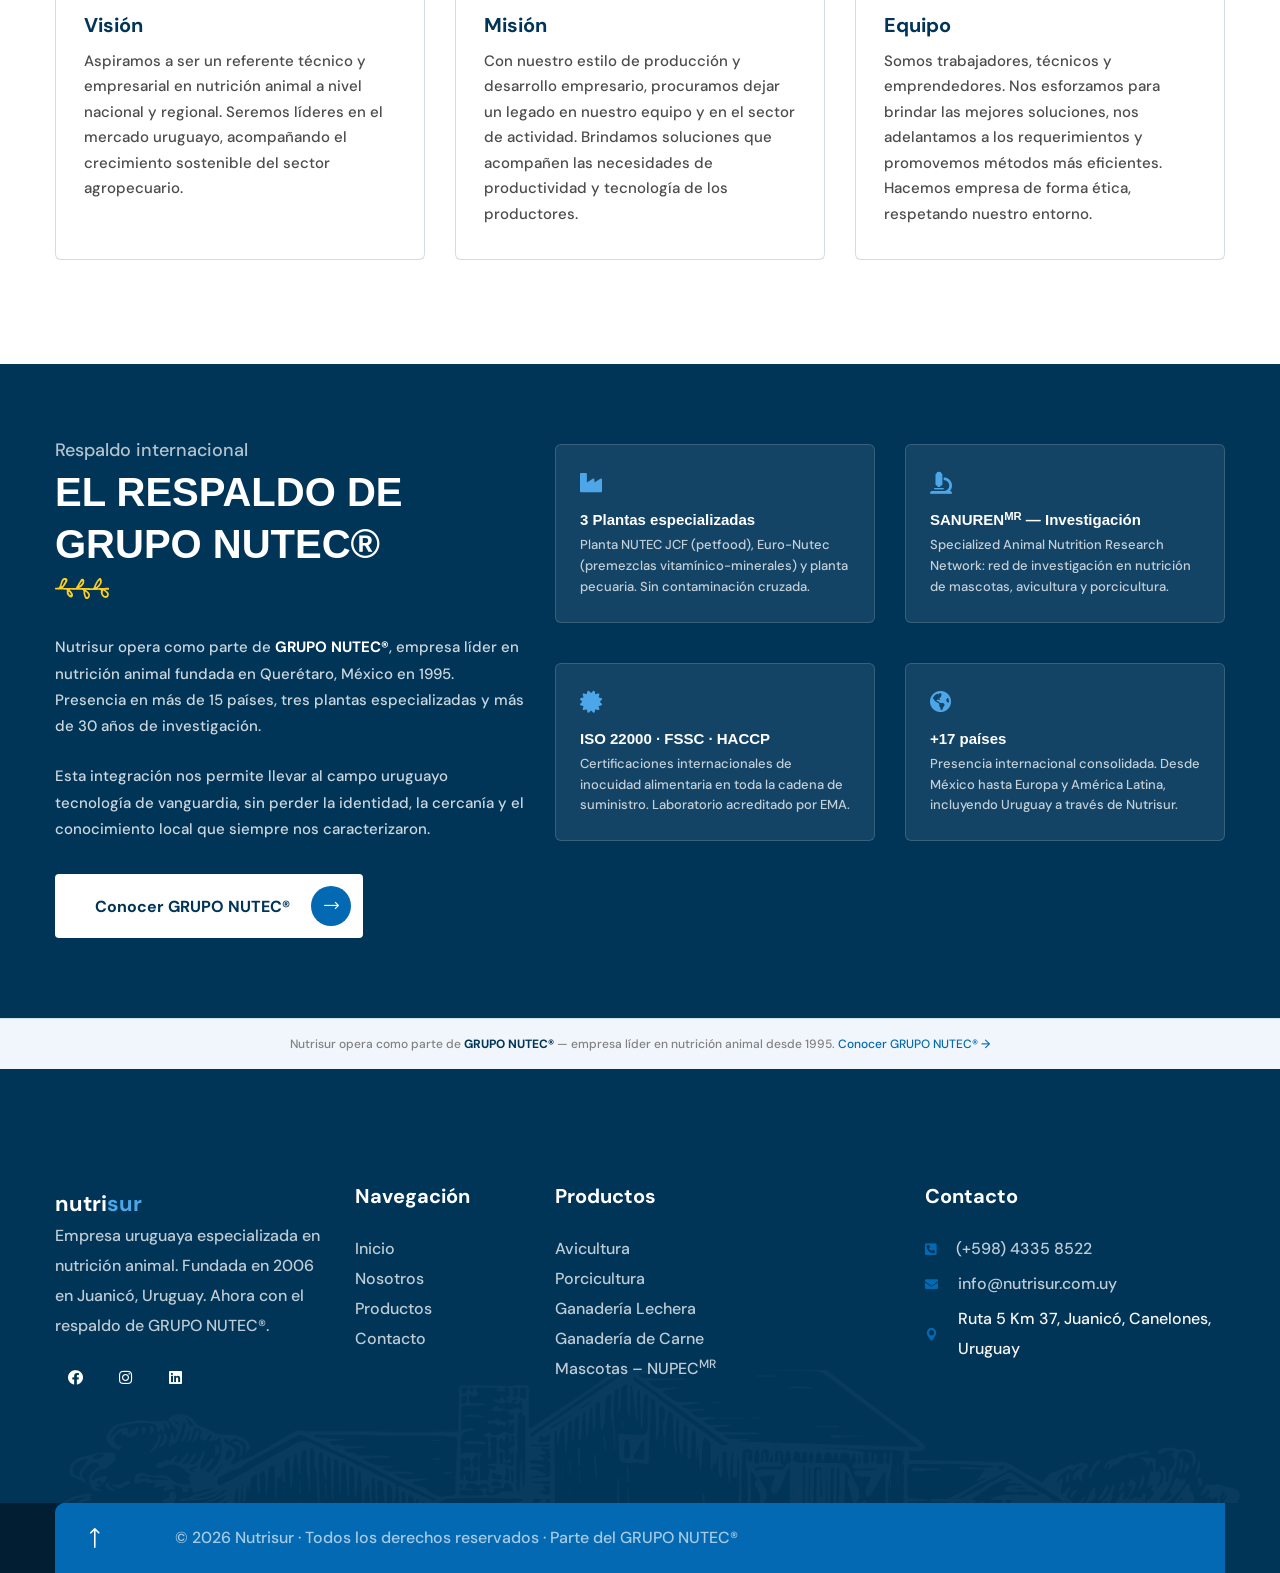
<file: nutrisur-nosotros.html>
<!DOCTYPE html>
<html lang="es">

<head>
    <meta charset="UTF-8" />
    <meta name="viewport" content="width=device-width, initial-scale=1.0" />
    <title>Nosotros – Nutrisur | Empresa Uruguaya de Nutrición Animal</title>
    <meta name="description" content="Conozca la historia de Nutrisur, empresa uruguaya fundada en 2006. Nuestro equipo, visión, misión y el respaldo de GRUPO NUTEC®." />

    <link rel="apple-touch-icon" sizes="180x180" href="assets/images/favicons/apple-touch-icon.png" />
    <link rel="icon" type="image/png" sizes="32x32" href="assets/images/favicons/favicon-32x32.png" />

    <link rel="preconnect" href="https://fonts.googleapis.com">
    <link rel="preconnect" href="https://fonts.gstatic.com" crossorigin>
    <link href="https://fonts.googleapis.com/css2?family=DM+Sans:wght@400;500;700&family=Amatic+SC:wght@400;700&display=swap" rel="stylesheet">

    <link rel="stylesheet" href="assets/vendors/bootstrap/css/bootstrap.min.css" />
    <link rel="stylesheet" href="assets/vendors/animate/animate.min.css" />
    <link rel="stylesheet" href="assets/vendors/animate/custom-animate.css" />
    <link rel="stylesheet" href="assets/vendors/fontawesome/css/all.min.css" />
    <link rel="stylesheet" href="assets/vendors/jarallax/jarallax.css" />
    <link rel="stylesheet" href="assets/vendors/jquery-magnific-popup/jquery.magnific-popup.css" />
    <link rel="stylesheet" href="assets/vendors/odometer/odometer.min.css" />
    <link rel="stylesheet" href="assets/vendors/swiper/swiper.min.css" />
    <link rel="stylesheet" href="assets/vendors/agrion-icons/style.css">
    <link rel="stylesheet" href="assets/vendors/owl-carousel/owl.carousel.min.css" />
    <link rel="stylesheet" href="assets/css/agrion.css" />
    <link rel="stylesheet" href="assets/css/agrion-responsive.css" />

    <style>
        :root {
            --ns-azul:       #013558;
            --ns-azul-claro: #0369B2;
            --ns-azul-hover: #024a7a;
            --ns-gris:       #828282;
            --ns-gris-medio: #4C4C4C;
            --ns-blanco:     #ffffff;
            --ns-bg-claro:   #f4f8fb;
        }

        /* ── Shared overrides ── */
        .thm-btn { background-color: var(--ns-azul) !important; color: #fff !important; border-radius: 4px !important; }
        .thm-btn:hover { background-color: var(--ns-azul-claro) !important; }
        .main-header__menu-box-top { background-color: var(--ns-azul) !important; }
        .main-header__contact-list li p, .main-header__contact-list li p a { color: rgba(255,255,255,0.85) !important; }
        .main-header__social a { color: rgba(255,255,255,0.7) !important; }
        .main-header__menu-box-bottom, .stricky-header { background-color: #fff !important; border-bottom: 2px solid var(--ns-azul) !important; }
        .main-menu__list > li > a { color: var(--ns-azul) !important; font-weight: 600 !important; }
        .main-menu__list > li > a:hover, .main-menu__list > li.current > a { color: var(--ns-azul-claro) !important; }
        .main-menu__btn { background-color: var(--ns-azul-claro) !important; }
        .main-header__phone-number a { color: var(--ns-azul) !important; }
        .main-header__call-inner { background-color: var(--ns-azul) !important; }
        .section-title__tagline { color: var(--ns-azul-claro) !important; }
        .section-title__title { color: var(--ns-azul) !important; }
        .preloader { background-color: var(--ns-azul) !important; }
        .mobile-nav__content { background-color: var(--ns-azul) !important; }
        .mobile-nav__close { color: #fff !important; }
        .scroll-to-top { background-color: var(--ns-azul-claro) !important; }
        .site-footer__top { background-color: var(--ns-azul) !important; }
        .site-footer__bottom { background-color: #011e33 !important; }
        .footer-widget__title { color: #fff !important; }
        .footer-widget__about-text, .footer-widget__links-list li a, .footer-widget__Contact-list li p a { color: rgba(255,255,255,0.75) !important; }
        .footer-widget__links-list li a:hover { color: var(--ns-azul-claro) !important; }
        .footer-widget__Contact-btn { background-color: var(--ns-azul-claro) !important; }
        .site-footer__bottom-text, .site-footer__bottom-text a { color: rgba(255,255,255,0.65) !important; }
        .ns-logo-text { font-family: 'DM Sans',sans-serif; font-weight: 700; font-size: 26px; color: var(--ns-azul); }
        .ns-logo-text span { color: var(--ns-azul-claro); }
        .nutec-strip { background: #f0f6fb; border-top: 1px solid #cde0f0; padding: 10px 0; text-align: center; font-size: 12px; color: var(--ns-gris); }
        .nutec-strip strong { color: var(--ns-azul); }
        .nutec-strip a { color: var(--ns-azul-claro); text-decoration: none; }
        .page-header-bg { background-color: var(--ns-azul); }
        .page-header__inner h2 { color: #fff; }
        .thm-breadcrumb li a, .thm-breadcrumb li span, .thm-breadcrumb li { color: rgba(255,255,255,0.75) !important; }

        /* ── About page specific ── */
        .about-three__right .about-three__text-1 { color: var(--ns-azul); font-weight: 600; }
        .about-three__points .icon-box { background-color: var(--ns-azul) !important; border-color: var(--ns-azul) !important; }
        .about-three__progress .bar-inner { background-color: var(--ns-azul-claro) !important; }

        /* ── Counter ── */
        .counter-one { background-color: var(--ns-azul) !important; }
        .counter-one__text { color: rgba(255,255,255,0.8) !important; }
        .count-text { color: #fff !important; }

        /* ── Provide One ── */
        .Provide-One__list li .icon { background-color: var(--ns-azul) !important; }

        /* ── History timeline ── */
        .ns-timeline { padding: 80px 0; background: var(--ns-bg-claro); }
        .ns-timeline__item {
            display: flex;
            gap: 32px;
            margin-bottom: 40px;
            padding-bottom: 40px;
            border-bottom: 1px solid #d0dce8;
        }
        .ns-timeline__item:last-child { border-bottom: none; margin-bottom: 0; padding-bottom: 0; }
        .ns-timeline__year {
            flex-shrink: 0;
            width: 80px;
            text-align: center;
        }
        .ns-timeline__year-box {
            background: var(--ns-azul);
            color: #fff;
            font-weight: 700;
            font-size: 15px;
            padding: 8px 12px;
            border-radius: 4px;
            display: inline-block;
        }
        .ns-timeline__year-line {
            width: 2px;
            background: #cde0f0;
            height: calc(100% - 40px);
            margin: 8px auto 0;
        }
        .ns-timeline__content h4 {
            font-family: 'DM Sans', sans-serif;
            font-weight: 700;
            font-size: 17px;
            color: var(--ns-azul);
            margin-bottom: 8px;
        }
        .ns-timeline__content p {
            font-size: 15px;
            color: var(--ns-gris-medio);
            line-height: 1.65;
            margin: 0;
        }

        /* ── Vision/Mission cards ── */
        .ns-vm-card {
            background: #fff;
            border: 1px solid #d0dce8;
            border-top: 4px solid var(--ns-azul);
            border-radius: 6px;
            padding: 32px 28px;
            height: 100%;
        }
        .ns-vm-card__icon {
            width: 50px; height: 50px;
            background: var(--ns-azul);
            border-radius: 50%;
            display: flex; align-items: center; justify-content: center;
            margin-bottom: 18px;
        }
        .ns-vm-card__icon i { color: #fff; font-size: 20px; }
        .ns-vm-card h3 {
            font-family: 'DM Sans', sans-serif;
            font-size: 20px; font-weight: 700;
            color: var(--ns-azul); margin-bottom: 12px;
        }
        .ns-vm-card p { font-size: 15px; color: var(--ns-gris-medio); line-height: 1.7; margin: 0; }

        /* ── Team values ── */
        .ns-values { padding: 80px 0; }
        .ns-value-item {
            display: flex; gap: 16px; align-items: flex-start;
            margin-bottom: 24px;
        }
        .ns-value-icon {
            width: 40px; height: 40px; flex-shrink: 0;
            background: var(--ns-bg-claro);
            border: 2px solid var(--ns-azul);
            border-radius: 50%;
            display: flex; align-items: center; justify-content: center;
        }
        .ns-value-icon i { color: var(--ns-azul); font-size: 16px; }
        .ns-value-item h5 { font-size: 15px; font-weight: 700; color: var(--ns-azul); margin-bottom: 4px; }
        .ns-value-item p { font-size: 14px; color: var(--ns-gris-medio); margin: 0; line-height: 1.6; }

        /* ── Nutec integration section ── */
        .ns-nutec-section {
            background: var(--ns-azul);
            padding: 80px 0;
            color: #fff;
        }
        .ns-nutec-section .section-title__tagline { color: rgba(255,255,255,0.7) !important; }
        .ns-nutec-section .section-title__title { color: #fff !important; }
        .ns-nutec-card {
            background: rgba(255,255,255,0.08);
            border: 1px solid rgba(255,255,255,0.15);
            border-radius: 6px;
            padding: 24px;
            margin-bottom: 20px;
        }
        .ns-nutec-card h5 { font-size: 15px; font-weight: 700; color: #fff; margin-bottom: 6px; }
        .ns-nutec-card p { font-size: 13px; color: rgba(255,255,255,0.75); margin: 0; line-height: 1.6; }
        .ns-nutec-card__icon { color: #4da6e8; font-size: 22px; margin-bottom: 12px; }
    </style>
</head>

<body class="custom-cursor">
    <div class="custom-cursor__cursor"></div>
    <div class="custom-cursor__cursor-two"></div>
    <div class="preloader"><div class="preloader__image"></div></div>

    <div class="page-wrapper">

        <!-- HEADER -->
        <header class="main-header">
            <div class="main-header__wrapper">
                <div class="main-header__wrapper-inner">
                    <div class="main-header__logo">
                        <a href="index.html"><span class="ns-logo-text">nutri<span>sur</span></span></a>
                    </div>
                    <div class="main-header__menu-box">
                        <div class="main-header__menu-box-top">
                            <ul class="list-unstyled main-header__contact-list">
                                <li><div class="icon"><i class="icon-email"></i></div><div class="text"><p><a href="mailto:info@nutrisur.com.uy">info@nutrisur.com.uy</a></p></div></li>
                                <li><div class="icon"><i class="icon-pin"></i></div><div class="text"><p>Ruta 5 Km 37, Juanicó, Uruguay</p></div></li>
                            </ul>
                            <div class="main-header__social">
                                <a href="#"><i class="fab fa-facebook"></i></a>
                                <a href="#"><i class="fab fa-instagram"></i></a>
                                <a href="https://www.linkedin.com/company/gruponutec" target="_blank"><i class="fab fa-linkedin"></i></a>
                            </div>
                        </div>
                        <div class="main-header__menu-box-bottom">
                            <nav class="main-menu">
                                <div class="main-menu__wrapper">
                                    <div class="main-menu__wrapper-inner">
                                        <div class="main-menu__left">
                                            <div class="main-menu__main-menu-box">
                                                <a href="#" class="mobile-nav__toggler"><i class="fa fa-bars"></i></a>
                                                <ul class="main-menu__list">
                                                    <li><a href="index.html">Inicio</a></li>
                                                    <li class="current"><a href="nosotros.html">Nosotros</a></li>
                                                    <li class="dropdown">
                                                        <a href="productos.html">Productos</a>
                                                        <ul class="shadow-box">
                                                            <li><a href="productos.html#aves">Avicultura</a></li>
                                                            <li><a href="productos.html#porcinos">Porcicultura</a></li>
                                                            <li><a href="productos.html#bovinos">Ganadería Lechera</a></li>
                                                            <li><a href="productos.html#carne">Ganadería de Carne</a></li>
                                                            <li><a href="productos.html#mascotas">Mascotas – NUPEC<sup>MR</sup></a></li>
                                                        </ul>
                                                    </li>
                                                    <li><a href="contacto.html">Contacto</a></li>
                                                </ul>
                                            </div>
                                        </div>
                                        <div class="main-menu__right">
                                            <div class="main-menu__search-cart-btn-box">
                                                <div class="main-menu__btn-box">
                                                    <a href="contacto.html" class="thm-btn main-menu__btn">Consultar <i class="icon-right-arrow"></i></a>
                                                </div>
                                            </div>
                                        </div>
                                    </div>
                                </div>
                            </nav>
                        </div>
                    </div>
                    <div class="main-header__phone-contact-box">
                        <div class="main-header__phone-number"><a href="tel:+59843358522">(+598) 4335 8522</a></div>
                        <div class="main-header__call-box">
                            <div class="main-header__call-inner">
                                <div class="main-header__call-icon"><span class="fas fa-phone"></span></div>
                            </div>
                        </div>
                    </div>
                </div>
            </div>
        </header>

        <div class="stricky-header stricked-menu main-menu">
            <div class="sticky-header__content"></div>
        </div>

        <!-- PAGE HEADER -->
        <section class="page-header">
            <div class="page-header-bg" style="background-image: url(assets/images/backgrounds/page-header-bg.jpg)"></div>
            <div class="container">
                <div class="page-header__inner">
                    <ul class="thm-breadcrumb list-unstyled">
                        <li><a href="index.html">Inicio</a></li>
                        <li><span>/</span></li>
                        <li>Nosotros</li>
                    </ul>
                    <h2>Nuestra historia</h2>
                </div>
            </div>
        </section>

        <!-- ═══════════════════════════════════
             §1 · ABOUT THREE — Historia principal
        ════════════════════════════════════ -->
        <section class="about-three">
            <div class="container">
                <div class="row">
                    <div class="col-xl-6">
                        <div class="about-three__left">
                            <div class="row">
                                <div class="col-xl-6 col-lg-6 col-md-6">
                                    <div class="about-three__left-single">
                                        <div class="about-three__left-img">
                                            <img src="assets/images/resources/about-three-img-1.jpg" alt="Campo ganadero Uruguay">
                                        </div>
                                        <div class="about-three__left-img about-three__left-img--2">
                                            <img src="assets/images/resources/about-three-img-2.jpg" alt="Nutrisur equipo técnico">
                                        </div>
                                    </div>
                                </div>
                                <div class="col-xl-6 col-lg-6 col-md-6">
                                    <div class="about-three__left-single">
                                        <div class="about-three__left-img">
                                            <img src="assets/images/resources/about-three-img-3.jpg" alt="Nutrición animal Uruguay">
                                        </div>
                                    </div>
                                </div>
                            </div>
                        </div>
                    </div>
                    <div class="col-xl-6">
                        <div class="about-three__right">
                            <div class="section-title text-left">
                                <span class="section-title__tagline">Empresa uruguaya desde 2006</span>
                                <h2 class="section-title__title">Nutrición animal con identidad uruguaya</h2>
                                <div class="section-title__icon"><img src="assets/images/icon/section-title-icon-1.png" alt=""></div>
                            </div>
                            <p class="about-three__text-1">
                                Nutrisur nació de la experiencia de campo y del conocimiento profundo del productor uruguayo.
                            </p>
                            <p style="color:var(--ns-gris-medio); font-size:15px; line-height:1.75; margin-bottom:24px;">
                                Luego de más de 20 años trabajando en el sector ganadero, los veterinarios <strong>Carlos Velázquez</strong> y <strong>Ramón Juambeltz</strong> apostaron en 2006 a crear Nutrisur: una empresa pensada para brindar soluciones nutricionales concretas, adaptadas a las necesidades reales del productor.
                            </p>
                            <p style="color:var(--ns-gris-medio); font-size:15px; line-height:1.75; margin-bottom:24px;">
                                Aunque los orígenes de Nutrisur se asocian a la <strong>producción lechera</strong>, hoy ofrecemos soluciones para la ganadería de carne, avicultura, porcicultura y mascotas. Nos esforzamos por promover métodos más eficientes y respetuosos del entorno.
                            </p>
                            <ul class="list-unstyled about-three__points">
                                <li>
                                    <div class="icon-box"><span class="fa fa-check"></span><p class="icon-box-text">Ética empresarial</p></div>
                                    <div class="content"><p>Hacemos empresa respetando nuestro entorno y al medio ambiente.</p></div>
                                </li>
                                <li>
                                    <div class="icon-box"><span class="fa fa-check"></span><p class="icon-box-text">Cercanía al productor</p></div>
                                    <div class="content"><p>Nos adelantamos a los requerimientos del productor y sus animales.</p></div>
                                </li>
                            </ul>
                            <div style="margin-top:32px;">
                                <a href="contacto.html" class="thm-btn">Hablar con nuestro equipo <i class="icon-right-arrow"></i></a>
                            </div>
                        </div>
                    </div>
                </div>
            </div>
        </section>

        <!-- ═══════════════════════════════════
             §2 · COUNTER
        ════════════════════════════════════ -->
        <section class="counter-one">
            <div class="counter-one__bg" style="background-image: url(assets/images/shapes/counter-one-shape-3.png);"></div>
            <div class="container">
                <div class="row">
                    <div class="col-xl-12">
                        <div class="counter-one__inner">
                            <ul class="list-unstyled counter-one__list">
                                <li class="counter-one__single wow fadeInLeft" data-wow-delay="100ms">
                                    <div class="counter-one__icon">
                                        <span class="icon-seeds"></span>
                                        <div class="counter-one__shape-one"><img src="assets/images/shapes/counter-one-shape-1.png" alt=""></div>
                                        <div class="counter-one__shape-two"><img src="assets/images/shapes/counter-one-shape-2.png" alt=""></div>
                                    </div>
                                    <div class="counter-one__content-box count-box">
                                        <h3 class="count-text" data-stop="2006" data-speed="1500">00</h3>
                                        <p class="counter-one__text">Año de fundación</p>
                                    </div>
                                </li>
                                <li class="counter-one__single wow fadeInLeft" data-wow-delay="200ms">
                                    <div class="counter-one__icon">
                                        <span class="icon-cotton"></span>
                                        <div class="counter-one__shape-one"><img src="assets/images/shapes/counter-one-shape-1.png" alt=""></div>
                                        <div class="counter-one__shape-two"><img src="assets/images/shapes/counter-one-shape-2.png" alt=""></div>
                                    </div>
                                    <div class="counter-one__content-box count-box">
                                        <h3 class="count-text" data-stop="18" data-speed="1500">00</h3>
                                        <p class="counter-one__text">Años junto al productor</p>
                                    </div>
                                </li>
                                <li class="counter-one__single wow fadeInLeft" data-wow-delay="300ms">
                                    <div class="counter-one__icon">
                                        <span class="icon-customer"></span>
                                        <div class="counter-one__shape-one"><img src="assets/images/shapes/counter-one-shape-1.png" alt=""></div>
                                        <div class="counter-one__shape-two"><img src="assets/images/shapes/counter-one-shape-2.png" alt=""></div>
                                    </div>
                                    <div class="counter-one__content-box count-box">
                                        <h3 class="count-text" data-stop="5" data-speed="1500">00</h3>
                                        <p class="counter-one__text">Rubros atendidos</p>
                                    </div>
                                </li>
                                <li class="counter-one__single wow fadeInLeft" data-wow-delay="400ms">
                                    <div class="counter-one__icon">
                                        <span class="icon-farmer"></span>
                                        <div class="counter-one__shape-one"><img src="assets/images/shapes/counter-one-shape-1.png" alt=""></div>
                                        <div class="counter-one__shape-two"><img src="assets/images/shapes/counter-one-shape-2.png" alt=""></div>
                                    </div>
                                    <div class="counter-one__content-box count-box">
                                        <h3 class="count-text" data-stop="60" data-speed="1500">00</h3>
                                        <p class="counter-one__text">Productos en portafolio</p>
                                    </div>
                                </li>
                            </ul>
                        </div>
                    </div>
                </div>
            </div>
        </section>

        <!-- ═══════════════════════════════════
             §3 · TIMELINE HISTORIA
        ════════════════════════════════════ -->
        <section class="ns-timeline">
            <div class="container">
                <div class="row">
                    <div class="col-xl-4">
                        <div class="section-title text-left" style="margin-bottom:40px;">
                            <span class="section-title__tagline">Línea del tiempo</span>
                            <h2 class="section-title__title">Nuestra historia en Uruguay</h2>
                            <div class="section-title__icon"><img src="assets/images/icon/section-title-icon-1.png" alt=""></div>
                        </div>
                        <p style="color:var(--ns-gris-medio); font-size:15px; line-height:1.7;">
                            Desde el tambo hasta el feedlot, desde la producción lechera hasta las mascotas: la historia de Nutrisur es la historia del agro uruguayo moderno.
                        </p>
                    </div>
                    <div class="col-xl-8">
                        <div class="ns-timeline__item">
                            <div class="ns-timeline__year">
                                <span class="ns-timeline__year-box">2006</span>
                            </div>
                            <div class="ns-timeline__content">
                                <h4>Fundación de Nutrisur</h4>
                                <p>Los veterinarios Carlos Velázquez y Ramón Juambeltz fundan Nutrisur en Juanicó, Canelones. El foco inicial es la nutrición de vacas lecheras, respondiendo a una necesidad concreta del sector.</p>
                            </div>
                        </div>
                        <div class="ns-timeline__item">
                            <div class="ns-timeline__year">
                                <span class="ns-timeline__year-box">2010+</span>
                            </div>
                            <div class="ns-timeline__content">
                                <h4>Expansión a nuevos rubros</h4>
                                <p>Nutrisur amplía su portafolio hacia ganadería de carne, avicultura y porcicultura. El desarrollo de Nutribroiler, Nutrilayer y Nutripig consolida la empresa como referente en nutrición pecuaria nacional.</p>
                            </div>
                        </div>
                        <div class="ns-timeline__item">
                            <div class="ns-timeline__year">
                                <span class="ns-timeline__year-box">2020+</span>
                            </div>
                            <div class="ns-timeline__content">
                                <h4>Crecimiento e innovación</h4>
                                <p>Incorporación de nuevas líneas de productos, Feed Solutions (Thermo Plus, Feedstim) y expansión de los premixes avícolas y porcinos. Nutrisur se consolida como referente técnico a nivel nacional y regional.</p>
                            </div>
                        </div>
                        <div class="ns-timeline__item">
                            <div class="ns-timeline__year">
                                <span class="ns-timeline__year-box">Hoy</span>
                            </div>
                            <div class="ns-timeline__content">
                                <h4>Integración a GRUPO NUTEC®</h4>
                                <p>Nutrisur pasa a operar bajo el respaldo de GRUPO NUTEC®, empresa líder fundada en México en 1995 y presente en más de 15 países. Sumamos tecnología de clase mundial manteniendo nuestra identidad y cercanía con el productor uruguayo.</p>
                            </div>
                        </div>
                    </div>
                </div>
            </div>
        </section>

        <!-- ═══════════════════════════════════
             §4 · VISIÓN Y MISIÓN
        ════════════════════════════════════ -->
        <section style="padding:80px 0; background:#fff;">
            <div class="container">
                <div class="section-title text-center" style="margin-bottom:48px;">
                    <span class="section-title__tagline">Lo que nos guía</span>
                    <h2 class="section-title__title">Visión, Misión y Valores</h2>
                    <div class="section-title__icon"><img src="assets/images/icon/section-title-icon-1.png" alt=""></div>
                </div>
                <div class="row">
                    <div class="col-xl-4 col-lg-4 col-md-4" style="margin-bottom:24px;">
                        <div class="ns-vm-card">
                            <div class="ns-vm-card__icon"><i class="fas fa-binoculars"></i></div>
                            <h3>Visión</h3>
                            <p>Aspiramos a ser un referente técnico y empresarial en nutrición animal a nivel nacional y regional. Seremos líderes en el mercado uruguayo, acompañando el crecimiento sostenible del sector agropecuario.</p>
                        </div>
                    </div>
                    <div class="col-xl-4 col-lg-4 col-md-4" style="margin-bottom:24px;">
                        <div class="ns-vm-card" style="border-top-color: var(--ns-azul-claro);">
                            <div class="ns-vm-card__icon" style="background:var(--ns-azul-claro);"><i class="fas fa-bullseye"></i></div>
                            <h3>Misión</h3>
                            <p>Con nuestro estilo de producción y desarrollo empresario, procuramos dejar un legado en nuestro equipo y en el sector de actividad. Brindamos soluciones que acompañen las necesidades de productividad y tecnología de los productores.</p>
                        </div>
                    </div>
                    <div class="col-xl-4 col-lg-4 col-md-4" style="margin-bottom:24px;">
                        <div class="ns-vm-card">
                            <div class="ns-vm-card__icon"><i class="fas fa-handshake"></i></div>
                            <h3>Equipo</h3>
                            <p>Somos trabajadores, técnicos y emprendedores. Nos esforzamos para brindar las mejores soluciones, nos adelantamos a los requerimientos y promovemos métodos más eficientes. Hacemos empresa de forma ética, respetando nuestro entorno.</p>
                        </div>
                    </div>
                </div>
            </div>
        </section>

        <!-- ═══════════════════════════════════
             §5 · RESPALDO GRUPO NUTEC®
        ════════════════════════════════════ -->
        <section class="ns-nutec-section">
            <div class="container">
                <div class="row">
                    <div class="col-xl-5">
                        <div class="section-title text-left" style="margin-bottom:32px;">
                            <span class="section-title__tagline">Respaldo internacional</span>
                            <h2 class="section-title__title">El respaldo de GRUPO NUTEC®</h2>
                            <div class="section-title__icon"><img src="assets/images/icon/section-title-icon-1.png" alt=""></div>
                        </div>
                        <p style="color:rgba(255,255,255,0.8); font-size:15px; line-height:1.75; margin-bottom:24px;">
                            Nutrisur opera como parte de <strong style="color:#fff;">GRUPO NUTEC®</strong>, empresa líder en nutrición animal fundada en Querétaro, México en 1995. Presencia en más de 15 países, tres plantas especializadas y más de 30 años de investigación.
                        </p>
                        <p style="color:rgba(255,255,255,0.8); font-size:15px; line-height:1.75; margin-bottom:32px;">
                            Esta integración nos permite llevar al campo uruguayo tecnología de vanguardia, sin perder la identidad, la cercanía y el conocimiento local que siempre nos caracterizaron.
                        </p>
                        <a href="https://www.gponutec.com" target="_blank" rel="noopener" class="thm-btn" style="background:#fff !important; color:var(--ns-azul) !important;">Conocer GRUPO NUTEC® <i class="icon-right-arrow"></i></a>
                    </div>
                    <div class="col-xl-7">
                        <div class="row" style="margin-top:0;">
                            <div class="col-xl-6 col-md-6" style="margin-bottom:20px;">
                                <div class="ns-nutec-card">
                                    <div class="ns-nutec-card__icon"><i class="fas fa-industry"></i></div>
                                    <h5>3 Plantas especializadas</h5>
                                    <p>Planta NUTEC JCF (petfood), Euro-Nutec (premezclas vitamínico-minerales) y planta pecuaria. Sin contaminación cruzada.</p>
                                </div>
                            </div>
                            <div class="col-xl-6 col-md-6" style="margin-bottom:20px;">
                                <div class="ns-nutec-card">
                                    <div class="ns-nutec-card__icon"><i class="fas fa-microscope"></i></div>
                                    <h5>SANUREN<sup>MR</sup> — Investigación</h5>
                                    <p>Specialized Animal Nutrition Research Network: red de investigación en nutrición de mascotas, avicultura y porcicultura.</p>
                                </div>
                            </div>
                            <div class="col-xl-6 col-md-6" style="margin-bottom:20px;">
                                <div class="ns-nutec-card">
                                    <div class="ns-nutec-card__icon"><i class="fas fa-certificate"></i></div>
                                    <h5>ISO 22000 · FSSC · HACCP</h5>
                                    <p>Certificaciones internacionales de inocuidad alimentaria en toda la cadena de suministro. Laboratorio acreditado por EMA.</p>
                                </div>
                            </div>
                            <div class="col-xl-6 col-md-6" style="margin-bottom:20px;">
                                <div class="ns-nutec-card">
                                    <div class="ns-nutec-card__icon"><i class="fas fa-globe-americas"></i></div>
                                    <h5>+17 países</h5>
                                    <p>Presencia internacional consolidada. Desde México hasta Europa y América Latina, incluyendo Uruguay a través de Nutrisur.</p>
                                </div>
                            </div>
                        </div>
                    </div>
                </div>
            </div>
        </section>

        <!-- NUTEC STRIP -->
        <div class="nutec-strip">
            <div class="container">
                <p style="margin:0;">Nutrisur opera como parte de <strong>GRUPO NUTEC®</strong> — empresa líder en nutrición animal desde 1995. <a href="https://www.gponutec.com" target="_blank" rel="noopener">Conocer GRUPO NUTEC® →</a></p>
            </div>
        </div>

        <!-- FOOTER -->
        <footer class="site-footer">
            <div class="site-footer__top">
                <div class="site-footer__top-inner">
                    <div class="site-footer-shape-1 float-bob-x" style="background-image: url(assets/images/shapes/site-footer-shape-1.png);"></div>
                    <div class="container">
                        <div class="row">
                            <div class="col-xl-3 col-lg-6 col-md-6 wow fadeInUp" data-wow-delay="100ms">
                                <div class="footer-widget__column footer-widget__about">
                                    <div class="footer-widget__logo">
                                        <a href="index.html"><span style="font-family:'DM Sans',sans-serif;font-weight:700;font-size:22px;color:#fff;">nutri<span style="color:#4da6e8;">sur</span></span></a>
                                    </div>
                                    <p class="footer-widget__about-text">Empresa uruguaya especializada en nutrición animal. Fundada en 2006 en Juanicó, Uruguay. Ahora con el respaldo de GRUPO NUTEC®.</p>
                                    <div class="site-footer__social" style="margin-top:16px;">
                                        <a href="#"><i class="fab fa-facebook"></i></a>
                                        <a href="#"><i class="fab fa-instagram"></i></a>
                                        <a href="https://www.linkedin.com/company/gruponutec" target="_blank"><i class="fab fa-linkedin"></i></a>
                                    </div>
                                </div>
                            </div>
                            <div class="col-xl-2 col-lg-6 col-md-6 wow fadeInUp" data-wow-delay="200ms">
                                <div class="footer-widget__column footer-widget__links">
                                    <div class="footer-widget__title-box"><h3 class="footer-widget__title">Navegación</h3></div>
                                    <ul class="footer-widget__links-list list-unstyled">
                                        <li><a href="index.html">Inicio</a></li>
                                        <li><a href="nosotros.html">Nosotros</a></li>
                                        <li><a href="productos.html">Productos</a></li>
                                        <li><a href="contacto.html">Contacto</a></li>
                                    </ul>
                                </div>
                            </div>
                            <div class="col-xl-3 col-lg-6 col-md-6 wow fadeInUp" data-wow-delay="300ms">
                                <div class="footer-widget__column footer-widget__links">
                                    <div class="footer-widget__title-box"><h3 class="footer-widget__title">Productos</h3></div>
                                    <ul class="footer-widget__links-list list-unstyled">
                                        <li><a href="productos.html#aves">Avicultura</a></li>
                                        <li><a href="productos.html#porcinos">Porcicultura</a></li>
                                        <li><a href="productos.html#bovinos">Ganadería Lechera</a></li>
                                        <li><a href="productos.html#carne">Ganadería de Carne</a></li>
                                        <li><a href="productos.html#mascotas">Mascotas – NUPEC<sup>MR</sup></a></li>
                                    </ul>
                                </div>
                            </div>
                            <div class="col-xl-4 col-lg-6 col-md-6 wow fadeInUp" data-wow-delay="400ms">
                                <div class="footer-widget__column footer-widget__Contact">
                                    <div class="footer-widget__title-box"><h3 class="footer-widget__title">Contacto</h3></div>
                                    <ul class="footer-widget__Contact-list list-unstyled">
                                        <li><div class="icon"><span class="fas fa-phone-square-alt"></span></div><div class="text"><p><a href="tel:+59843358522">(+598) 4335 8522</a></p></div></li>
                                        <li><div class="icon"><span class="fas fa-envelope"></span></div><div class="text"><p><a href="mailto:info@nutrisur.com.uy">info@nutrisur.com.uy</a></p></div></li>
                                        <li><div class="icon"><span class="icon-pin"></span></div><div class="text"><p>Ruta 5 Km 37, Juanicó, Canelones, Uruguay</p></div></li>
                                    </ul>
                                </div>
                            </div>
                        </div>
                    </div>
                </div>
            </div>
            <div class="site-footer__bottom">
                <div class="container">
                    <div class="row">
                        <div class="col-xl-12">
                            <div class="site-footer__bottom-inner">
                                <p class="site-footer__bottom-text">© <span id="footer-year"></span> Nutrisur · Todos los derechos reservados · Parte del <a href="https://www.gponutec.com" target="_blank">GRUPO NUTEC®</a></p>
                                <div class="site-footer__bottom-scroll">
                                    <a href="#" data-target="html" class="scroll-to-target scroll-to-top"><i class="icon-up-arrow"></i></a>
                                </div>
                            </div>
                        </div>
                    </div>
                </div>
            </div>
        </footer>

    </div>

    <!-- Mobile nav -->
    <div class="mobile-nav__wrapper">
        <div class="mobile-nav__overlay mobile-nav__toggler"></div>
        <div class="mobile-nav__content">
            <span class="mobile-nav__close mobile-nav__toggler"><i class="fa fa-times"></i></span>
            <div class="logo-box">
                <a href="index.html"><span style="font-family:'DM Sans',sans-serif;font-weight:700;font-size:22px;color:#fff;">nutri<span style="color:#4da6e8;">sur</span></span></a>
            </div>
            <div class="mobile-nav__container"></div>
            <ul class="mobile-nav__contact list-unstyled">
                <li><i class="fa fa-envelope"></i><a href="mailto:info@nutrisur.com.uy">info@nutrisur.com.uy</a></li>
                <li><i class="fa fa-phone-alt"></i><a href="tel:+59843358522">(+598) 4335 8522</a></li>
            </ul>
        </div>
    </div>

    <script src="assets/vendors/jquery/jquery-3.6.0.min.js"></script>
    <script src="assets/vendors/bootstrap/js/bootstrap.bundle.min.js"></script>
    <script src="assets/vendors/jarallax/jarallax.min.js"></script>
    <script src="assets/vendors/jquery-appear/jquery.appear.min.js"></script>
    <script src="assets/vendors/jquery-magnific-popup/jquery.magnific-popup.min.js"></script>
    <script src="assets/vendors/odometer/odometer.min.js"></script>
    <script src="assets/vendors/swiper/swiper.min.js"></script>
    <script src="assets/vendors/wow/wow.js"></script>
    <script src="assets/vendors/owl-carousel/owl.carousel.min.js"></script>
    <script src="assets/js/agrion.js"></script>
    <script>document.getElementById('footer-year').textContent = new Date().getFullYear();</script>
</body>
</html>
</file>
<file: assets/vendors/jarallax/jarallax.css>
.jarallax {
    position: relative;
    z-index: 0;
}
.jarallax > .jarallax-img {
    position: absolute;
    object-fit: cover;
    /* support for plugin https://github.com/bfred-it/object-fit-images */
    font-family: 'object-fit: cover;';
    top: 0;
    left: 0;
    width: 100%;
    height: 100%;
    z-index: -1;
}
</file>
<file: assets/vendors/nouislider/nouislider.pips.css>
/* Base;
 *
 */
.noUi-pips,
.noUi-pips * {
-moz-box-sizing: border-box;
	box-sizing: border-box;
}
.noUi-pips {
	position: absolute;
	font: 400 12px Arial;
	color: #999;
}

/* Values;
 *
 */
.noUi-value {
	width: 40px;
	position: absolute;
	text-align: center;
}
.noUi-value-sub {
	color: #ccc;
	font-size: 10px;
}

/* Markings;
 *
 */
.noUi-marker {
	position: absolute;
	background: #CCC;
}
.noUi-marker-sub {
	background: #AAA;
}
.noUi-marker-large {
	background: #AAA;
}

/* Horizontal layout;
 *
 */
.noUi-pips-horizontal {
	padding: 10px 0;
	height: 50px;
	top: 100%;
	left: 0;
	width: 100%;
}
.noUi-value-horizontal {
	margin-left: -20px;
	padding-top: 20px;
}
.noUi-value-horizontal.noUi-value-sub {
	padding-top: 15px;
}

.noUi-marker-horizontal.noUi-marker {
	margin-left: -1px;
	width: 2px;
	height: 5px;
}
.noUi-marker-horizontal.noUi-marker-sub {
	height: 10px;
}
.noUi-marker-horizontal.noUi-marker-large {
	height: 15px;
}

/* Vertical layout;
 *
 */
.noUi-pips-vertical {
	padding: 0 10px;
	height: 100%;
	top: 0;
	left: 100%;
}
.noUi-value-vertical {
	width: 15px;
	margin-left: 20px;
	margin-top: -5px;
}

.noUi-marker-vertical.noUi-marker {
	width: 5px;
	height: 2px;
	margin-top: -1px;
}
.noUi-marker-vertical.noUi-marker-sub {
	width: 10px;
}
.noUi-marker-vertical.noUi-marker-large {
	width: 15px;
}
</file>
<file: assets/vendors/agrion-icons/style.css>
@font-face {
  font-family: 'icomoon';
  src: url('fonts/icomoon.eot?orkqwr');
  src: url('fonts/icomoon.eot?orkqwr#iefix') format('embedded-opentype'),
    url('fonts/icomoon.ttf?orkqwr') format('truetype'),
    url('fonts/icomoon.woff?orkqwr') format('woff'),
    url('fonts/icomoon.svg?orkqwr#icomoon') format('svg');
  font-weight: normal;
  font-style: normal;
  font-display: block;
}

[class^="icon-"],
[class*=" icon-"] {
  /* use !important to prevent issues with browser extensions that change fonts */
  font-family: 'icomoon' !important;
  speak: never;
  font-style: normal;
  font-weight: normal;
  font-variant: normal;
  text-transform: none;
  line-height: 1;

  /* Better Font Rendering =========== */
  -webkit-font-smoothing: antialiased;
  -moz-osx-font-smoothing: grayscale;
}







.icon-pin:before {
  content: "\e900";
}

.icon-store:before {
  content: "\e901";
}

.icon-payment-security:before {
  content: "\e902";
}

.icon-close:before {
  content: "\e903";
}

.icon-help:before {
  content: "\e904";
}

.icon-mailbox:before {
  content: "\e905";
}

.icon-maps-and-flags:before {
  content: "\e906";
}

.icon-up-arrow:before {
  content: "\e907";
}

.icon-down-arrow:before {
  content: "\e908";
}

.icon-left-arrow:before {
  content: "\e909";
}

.icon-right-arrow:before {
  content: "\e90a";
}

.icon-email:before {
  content: "\e90b";
}

.icon-magnifying-glass:before {
  content: "\e90c";
}

.icon-shopping-cart:before {
  content: "\e90d";
}

.icon-farm:before {
  content: "\e90e";
}

.icon-harvest:before {
  content: "\e90f";
}

.icon-agriculture:before {
  content: "\e910";
}

.icon-tick:before {
  content: "\e911";
}

.icon-tractor:before {
  content: "\e912";
}

.icon-organic-food:before {
  content: "\e913";
}

.icon-vegetables:before {
  content: "\e914";
}

.icon-harvester:before {
  content: "\e915";
}

.icon-dairy:before {
  content: "\e916";
}

.icon-harvest-1:before {
  content: "\e917";
}

.icon-agriculture-1:before {
  content: "\e918";
}

.icon-quote:before {
  content: "\e919";
}

.icon-seeds:before {
  content: "\e91a";
}

.icon-cotton:before {
  content: "\e91b";
}

.icon-customer:before {
  content: "\e91c";
}

.icon-farmer:before {
  content: "\e91d";
}

.icon-phone-ringing:before {
  content: "\e91e";
}

.icon-agriculture-2:before {
  content: "\e91f";
}

.icon-certified:before {
  content: "\e920";
}

.icon-farmer-1:before {
  content: "\e921";
}

.icon-cargo:before {
  content: "\e922";
}

.icon-harvest-2:before {
  content: "\e923";
}

.icon-dairy-products:before {
  content: "\e924";
}

.icon-growth:before {
  content: "\e925";
}

.icon-minus:before {
  content: "\e926";
}

.icon-error:before {
  content: "\e927";
}

.icon-global-shipping:before {
  content: "\e928";
}

.icon-free-delivery:before {
  content: "\e929";
}
</file>
<file: assets/vendors/reey-font/stylesheet.css>
/*! Generated by Font Squirrel (https://www.fontsquirrel.com) on January 28, 2021 */



@font-face {
    font-family: 'reeyregular';
    src: url('reey-regular-webfont.woff2') format('woff2'),
         url('reey-regular-webfont.woff') format('woff');
    font-weight: normal;
    font-style: normal;

}
</file>
<file: assets/css/agrion.css>
/*--------------------------------------------------------------
>>> TABLE OF CONTENTS:
----------------------------------------------------------------
# Utility
# Cards
# Common
# Form
# Navigations
# Animations
# Mobile Nav
# Search Popup
# Page Header
# Google Map
# Client Carousel
--------------------------------------------------------------*/

/*--------------------------------------------------------------
# Common
--------------------------------------------------------------*/
:root {
  --agrion-font: 'DM Sans', sans-serif;
  /* --agrion-font-two: 'Amatic SC', cursive; */
  --agrion-font-two: 'Lato', Arial, sans-serif;
  --agrion-reey-font: "reeyregular";
  --agrion-gray: #757873;
  --agrion-gray-rgb: 117, 120, 115;
  --agrion-white: #ffffff;
  --agrion-white-rgb: 255, 255, 255;
  --agrion-base: #013558;
  --agrion-base-rgb: 31, 99, 6;
  --agrion-black: #013558;
  --agrion-black-rgb: 14, 34, 7;
  --agrion-primary: #0369B2;
  --agrion-primary-rgb: 255, 205, 30;
  --agrion-extra: #f8f6f1;
  --agrion-extra-rgb: 248, 246, 241;
  --agrion-bdr-radius: 10px;



              --azul: #013558;
            --azul-claro: #0369B2;
            --light-gray: #828282;
            --medium-gray: #4C4C4C;
            --dark-gray: #4C4C4C;

}

.row {
  --bs-gutter-x: 30px;
}

.gutter-y-30 {
  --bs-gutter-y: 30px;
}

body {
  font-family: var(--agrion-font);
  color: var(--agrion-gray);
  font-size: 16px;
  line-height: 30px;
  font-weight: 500;
}

body.locked {
  overflow: hidden;
}

a {
  color: var(--agrion-gray);
}

a,
a:hover,
a:focus,
a:visited {
  text-decoration: none;
}

::-webkit-input-placeholder {
  color: inherit;
  opacity: 1;
}

:-ms-input-placeholder {
  color: inherit;
  opacity: 1;
}

::-ms-input-placeholder {
  color: inherit;
  opacity: 1;
}

::placeholder {
  color: inherit;
  opacity: 1;
}

h1,
h2,
h3,
h4,
h5,
h6 {
  color: var(--agrion-black);
  margin: 0;
  font-family: var(--agrion-font-two);
}

p {
  margin: 0;
}

dl,
ol,
ul {
  margin-top: 0;
  margin-bottom: 0;
}

::-webkit-input-placeholder {
  color: inherit;
  opacity: 1;
}

:-ms-input-placeholder {
  color: inherit;
  opacity: 1;
}

::-ms-input-placeholder {
  color: inherit;
  opacity: 1;
}

::placeholder {
  color: inherit;
  opacity: 1;
}

.page-wrapper {
  position: relative;
  margin: 0 auto;
  width: 100%;
  min-width: 300px;
  overflow: hidden;
}

.container {
  padding-left: 15px;
  padding-right: 15px;
}

@media (min-width: 1200px) {
  .container {
    max-width: 1200px;
  }
}

::-webkit-input-placeholder {
  color: inherit;
  opacity: 1;
}

:-ms-input-placeholder {
  color: inherit;
  opacity: 1;
}

::-ms-input-placeholder {
  color: inherit;
  opacity: 1;
}

::placeholder {
  color: inherit;
  opacity: 1;
}

.section-separator {
  border-color: var(--agrion-border);
  border-width: 1px;
  margin-top: 0;
  margin-bottom: 0;
}

#particles-js {
  position: absolute;
  top: 0;
  left: 0;
  right: 0;
  bottom: 0;
  width: 100%;
  height: 100%;
  background-position: 50% 50%;
  opacity: 0.4;
  z-index: -1;
}

/*--------------------------------------------------------------
# Custom Cursor
--------------------------------------------------------------*/
.custom-cursor__cursor {
  width: 25px;
  height: 25px;
  border-radius: 100%;
  border: 1px solid var(--agrion-base);
  -webkit-transition: all 200ms ease-out;
  transition: all 200ms ease-out;
  position: fixed;
  pointer-events: none;
  left: 0;
  top: 0;
  -webkit-transform: translate(calc(-50% + 5px), -50%);
  transform: translate(calc(-50% + 5px), -50%);
  z-index: 999991;
}

.custom-cursor__cursor-two {
  width: 10px;
  height: 10px;
  border-radius: 100%;
  background-color: var(--agrion-base);
  opacity: .3;
  position: fixed;
  -webkit-transform: translate(-50%, -50%);
  transform: translate(-50%, -50%);
  pointer-events: none;
  -webkit-transition: width .3s, height .3s, opacity .3s;
  transition: width .3s, height .3s, opacity .3s;
  z-index: 999991;
}

.custom-cursor__hover {
  background-color: var(--agrion-base);
  opacity: 0.4;
}

.custom-cursor__innerhover {
  width: 25px;
  height: 25px;
  opacity: .4;
}


.thm-btn {
  position: relative;
  display: inline-block;
  vertical-align: middle;
  -webkit-appearance: none;
  outline: none !important;
  background-color: var(--agrion-base);
  color: var(--agrion-white);
  font-size: 16px;
  font-weight: 700;
  padding-top: 12px;
  padding-bottom: 12px;
  padding-left: 40px;
  padding-right: 12px;
  border-radius: 32px;
  transition: all 0.5s linear;
  overflow: hidden;
  z-index: 1;
}

.thm-btn i {
  position: relative;
  display: inline-block;
  height: 40px;
  width: 40px;
  background-color: var(--agrion-primary);
  border-radius: 50%;
  color: var(--agrion-white);
  font-size: 15px;
  text-align: center;
  line-height: 40px;
  margin-left: 17px;
  transition: all 0.5s linear;
}

.thm-btn:hover i {
  background-color: var(--agrion-white);
  color: var(--agrion-base);
}

.thm-btn::before {
  position: absolute;
  content: '';
  background-color: var(--agrion-black);
  width: 100%;
  height: 0%;
  left: 50%;
  top: 50%;
  border-radius: 0px;
  transform: translate(-50%, -50%) rotate(-45deg);
  z-index: -1;
  transition: all 500ms ease;
}

.thm-btn:hover {
  color: var(--agrion-white);
}

.thm-btn:hover:before {
  height: 380%;
}


.section-title {
  position: relative;
  display: block;
  margin-top: -8px;
  margin-bottom: 47px;
}

.section-title__tagline {
  position: relative;
  display: inline-block;
  font-size: 18px;
  line-height: 18px;
  color: var(--agrion-base);
  font-weight: 500;
  z-index: 1;
}

.section-title__title {
  margin: 0;
  color: var(--agrion-black);
  font-size: 40px;
  line-height: 52px;
  font-weight: 700;
  margin-bottom: 2px;
  text-transform: uppercase;
}

.section-title__icon {
  position: relative;
  display: inline-block;
}

.section-title__icon img {
  width: auto;
}

.bootstrap-select .btn-light:not(:disabled):not(.disabled).active,
.bootstrap-select .btn-light:not(:disabled):not(.disabled):active,
.bootstrap-select .show>.btn-light.dropdown-toggle {
  -webkit-box-shadow: none !important;
  box-shadow: none !important;
  outline: none !important;
}

.bootstrap-select>.dropdown-toggle {
  -webkit-box-shadow: none !important;
  box-shadow: none !important;
}

.bootstrap-select .dropdown-toggle:focus,
.bootstrap-select>select.mobile-device:focus+.dropdown-toggle {
  outline: none !important;
}

.bootstrap-select .dropdown-menu {
  border: 0;
  padding-top: 0;
  padding-bottom: 0;
  margin-top: 0;
  z-index: 991;
  border-radius: 0;
}

.bootstrap-select .dropdown-menu>li+li>a {
  border-top: 1px solid rgba(255, 255, 255, 0.2);
}

.bootstrap-select .dropdown-menu>li.selected>a {
  background: var(--agrion-primary);
  color: #fff;
}

.bootstrap-select .dropdown-menu>li>a {
  font-size: 16px;
  font-weight: 500;
  padding: 4px 20px;
  color: #ffffff;
  background: var(--agrion-base);
  -webkit-transition: all 0.4s ease;
  transition: all 0.4s ease;
}

.bootstrap-select .dropdown-menu>li>a:hover {
  background: var(--agrion-black);
  color: var(--agrion-white);
  cursor: pointer;
}

.preloader {
  position: fixed;
  background-color: #fff;
  background-position: center center;
  background-repeat: no-repeat;
  top: 0;
  left: 0;
  right: 0;
  bottom: 0;
  z-index: 99999;
  display: -webkit-box;
  display: -ms-flexbox;
  display: flex;
  -webkit-box-pack: center;
  -ms-flex-pack: center;
  justify-content: center;
  -webkit-box-align: center;
  -ms-flex-align: center;
  align-items: center;
  text-align: center;
}

.preloader__image {
  -webkit-animation-fill-mode: both;
  animation-fill-mode: both;
  -webkit-animation-name: flipInY;
  animation-name: flipInY;
  -webkit-animation-duration: 2s;
  animation-duration: 2s;
  -webkit-animation-iteration-count: infinite;
  animation-iteration-count: infinite;
  background-image: url(../images/loader.png);
  background-repeat: no-repeat;
  background-position: center center;
  background-size: 60px auto;
  width: 100%;
  height: 100%;
}


/*--------------------------------------------------------------
# Navigations One
--------------------------------------------------------------*/
.main-header {
  position: relative;
  display: block;
  width: 100%;
  -webkit-transition: all 500ms ease;
  transition: all 500ms ease;
  z-index: 99;
}

.main-header__wrapper {
  position: relative;
  display: block;
  padding: 0px 40px 0px;
  padding-right: 30px;
  background-color: rgb(255, 255, 255);
  box-shadow: 0px 10px 60px 0px rgba(0, 0, 0, 0.07);
}

.main-header__wrapper-inner {
  position: relative;
  display: flex;
  align-items: center;
  justify-content: space-between;
  flex-wrap: wrap;
}

.main-header__logo {
  display: block;
}

.main-header__menu-box {
  display: block;
  padding: 15px 0 5px;
}

.main-header__menu-box-top {
  position: relative;
  display: flex;
  align-items: center;
  justify-content: space-between;
  flex-wrap: wrap;
  background-color: var(--agrion-black);
  padding: 15px 40px 15px;
  border-radius: 22.5px;
}

.main-header__contact-list {
  position: relative;
  display: flex;
  align-items: center;
}

.main-header__contact-list li {
  position: relative;
  display: flex;
  align-items: center;
}

.main-header__contact-list li+li {
  margin-left: 15px;
}

.main-header__contact-list li .icon {
  position: relative;
  display: flex;
  align-items: center;
  top: 1px;
}

.main-header__contact-list li .icon i {
  position: relative;
  display: inline-block;
  font-size: 12px;
  color: var(--agrion-primary);
}

.main-header__contact-list li .text {
  margin-left: 10px;
}

.main-header__contact-list li .text p {
  font-size: 14px;
  font-weight: 500;
  color: var(--agrion-white);
  line-height: 14px;
}

.main-header__contact-list li .text p a {
  color: var(--agrion-white);
  -webkit-transition: all 500ms ease;
  transition: all 500ms ease;
}

.main-header__contact-list li .text p a:hover {
  color: var(--agrion-primary);
}

.main-header__social {
  position: relative;
  display: flex;
  align-items: center;
}

.main-header__social a {
  position: relative;
  display: flex;
  align-items: center;
  font-size: 15px;
  color: var(--agrion-white);
  -webkit-transition: all 500ms ease;
  transition: all 500ms ease;
}

.main-header__social a:hover {
  color: var(--agrion-primary);
}

.main-header__social a+a {
  margin-left: 25px;
}

.main-header__menu-box-bottom {
  display: block;
}

.main-menu {
  display: block;
}

.main-menu__wrapper {
  display: block;
}

.main-menu__wrapper-inner {
  display: flex;
  align-items: center;
  justify-content: space-between;
  flex-wrap: wrap;
  padding-left: 40px;
}

.main-menu__left {
  display: block;
}

.main-menu__main-menu-box {
  display: block;
}

.main-menu__right {
  position: relative;
  display: block;
  margin-left: 260px;
}

.main-menu__search-cart-btn-box {
  display: flex;
  align-items: center;
  padding: 23.5px 0;
}

.main-menu__search-box {
  position: relative;
  display: flex;
  align-items: center;
  margin-right: 20px;
  padding: 9.5px 0;
}

.main-menu__search {
  position: relative;
  display: flex;
  align-items: center;
  font-size: 25px;
  color: var(--agrion-black);
  -webkit-transition: all 500ms ease;
  transition: all 500ms ease;
}

.main-menu__search:hover {
  color: var(--agrion-base);
}

.main-menu__search:after {
  content: "";
  position: absolute;
  top: -10px;
  bottom: -10px;
  left: -30px;
  width: 1px;
  background-color: #ece9e0;
}

.main-menu__cart-box {
  position: relative;
  display: flex;
  align-items: center;
  padding: 9.5px 0;
}

.main-menu__cart {
  position: relative;
  display: flex;
  align-items: center;
  font-size: 25px;
  color: var(--agrion-black);
  -webkit-transition: all 500ms ease;
  transition: all 500ms ease;
}

.main-menu__cart:hover {
  color: var(--agrion-base);
}

.main-menu__btn-box {
  position: relative;
  display: block;
  margin-left: 30px;
}

.main-menu__btn {
  padding-right: 8px;
  font-size: 13px;
  padding-top: 7px;
  padding-bottom: 7px;
}

.main-menu__btn i {
  height: 30px;
  width: 30px;
  border-radius: 50%;
  line-height: 30px;
  font-size: 11px;
}

.main-header__phone-contact-box {
  position: relative;
  display: block;
  max-width: 145px;
  width: 100%;
}

.main-header__call-box {
  position: relative;
  display: flex;
  align-items: center;
  justify-content: center;
  height: 122px;
  width: 122px;
  border-radius: 50%;
  left: 12px;
}

.main-header__call-box::before {
  content: '';
  position: absolute;
  width: 100%;
  height: 100%;
  border: 1px solid #eeece4;
  top: 0;
  left: 0;
  border-radius: 50%;
  animation: videoBtnAnim 3s ease-in infinite;
}

.main-header__call-inner {
  position: relative;
  display: flex;
  align-items: center;
  justify-content: center;
  height: 75px;
  width: 75px;
  border-radius: 50%;
}

.main-header__call-inner::before {
  content: '';
  position: absolute;
  width: 100%;
  height: 100%;
  border: 1px solid #eeece4;
  top: 0;
  left: 0;
  border-radius: 50%;
  animation: videoBtnAnim 5s ease-in-out infinite;
}

@keyframes videoBtnAnim {

  0%,
  100% {
    transform: scale(.85);
  }

  25%,
  75% {
    transform: scale(1);
  }

  50% {
    transform: scale(1.1);
  }
}

.main-header__call-icon {
  position: relative;
  display: flex;
  align-items: center;
  justify-content: center;
  height: 40px;
  width: 40px;
  border: 1px solid var(--agrion-base);
  border-radius: 50%;
  -webkit-transition: all 500ms ease;
  transition: all 500ms ease;
}

.main-header__call-box:hover .main-header__call-icon {
  background-color: var(--agrion-base);
}

.main-header__call-icon span {
  position: relative;
  display: inline-block;
  font-size: 15px;
  color: var(--agrion-base);
  -webkit-transition: all 500ms ease;
  transition: all 500ms ease;
}

.main-header__call-box:hover .main-header__call-icon span {
  color: var(--agrion-white);
}

.main-header__phone-number {
  position: absolute;
  top: 3px;
  left: 50%;
  right: 0;
  width: 100%;
  background-color: var(--agrion-base);
  text-align: center;
  border-radius: 5px;
  padding: 0px 0;
  transform: translateX(-50%) translateY(-70%);
  transition: 500ms ease;
  z-index: 2;
  opacity: 0;
  visibility: hidden;
}

.main-header__phone-contact-box {
  cursor: pointer;
}

.main-header__phone-contact-box:hover .main-header__phone-number {
  opacity: 1;
  visibility: visible;
  transform: translateX(-50%) translateY(0%);
}

.main-header__phone-number:hover {
  background-color: var(--agrion-primary);
}

.main-header__phone-number:before {
  content: "";
  position: absolute;
  bottom: -5px;
  left: 50%;
  border-left: 9px solid transparent;
  border-right: 9px solid transparent;
  border-top: 5px solid var(--agrion-base);
  transform: translateX(-50%);
  -webkit-transition: all 500ms ease;
  transition: all 500ms ease;
}

.main-header__phone-number:hover:before {
  border-top: 5px solid var(--agrion-primary);
}

.main-header__phone-number a {
  font-size: 13px;
  color: var(--agrion-white);
  -webkit-transition: all 500ms ease;
  transition: all 500ms ease;
}

.main-header__phone-number:hover a {
  color: var(--agrion-black);
}

.stricky-header .main-menu__wrapper-inner {
  padding-right: 40px;
}

.main-menu .main-menu__list,
.main-menu .main-menu__list>li>ul,
.main-menu .main-menu__list>li>ul>li>ul,
.stricky-header .main-menu__list,
.stricky-header .main-menu__list>li>ul,
.stricky-header .main-menu__list>li>ul>li>ul {
  margin: 0;
  padding: 0;
  list-style-type: none;
  -webkit-box-align: center;
  -ms-flex-align: center;
  align-items: center;
  display: none;
}



@media (min-width: 1200px) {

  .main-menu .main-menu__list,
  .main-menu .main-menu__list>li>ul,
  .main-menu .main-menu__list>li>ul>li>ul,
  .stricky-header .main-menu__list,
  .stricky-header .main-menu__list>li>ul,
  .stricky-header .main-menu__list>li>ul>li>ul {
    display: -webkit-box;
    display: -ms-flexbox;
    display: flex;
  }
}

.main-menu .main-menu__list>li,
.stricky-header .main-menu__list>li {
  padding-top: 30.5px;
  padding-bottom: 30.5px;
  position: relative;
}

.main-menu .main-menu__list>li+li,
.stricky-header .main-menu__list>li+li {
  margin-left: 75px;
}

.main-menu .main-menu__list>li>a,
.stricky-header .main-menu__list>li>a {
  font-size: 16px;
  display: -webkit-box;
  display: -ms-flexbox;
  display: flex;
  -webkit-box-align: center;
  -ms-flex-align: center;
  align-items: center;
  color: var(--agrion-gray);
  position: relative;
  -webkit-transition: all 500ms ease;
  transition: all 500ms ease;
  font-weight: 500;
}

.main-menu .main-menu__list>li.current>a,
.main-menu .main-menu__list>li:hover>a,
.stricky-header .main-menu__list>li.current>a,
.stricky-header .main-menu__list>li:hover>a {
  color: var(--agrion-black);
  text-shadow: .3px 0 0 rgba(14, 34, 7, .8);
}

.main-menu .main-menu__list>li>ul,
.main-menu .main-menu__list>li>ul>li>ul,
.stricky-header .main-menu__list>li>ul,
.stricky-header .main-menu__list>li>ul>li>ul {
  position: absolute;
  top: 100%;
  left: 0;
  min-width: 270px;
  -webkit-box-orient: vertical;
  -webkit-box-direction: normal;
  -ms-flex-direction: column;
  flex-direction: column;
  -webkit-box-pack: start;
  -ms-flex-pack: start;
  justify-content: flex-start;
  -webkit-box-align: start;
  -ms-flex-align: start;
  align-items: flex-start;
  opacity: 0;
  visibility: hidden;
  -webkit-transform-origin: top center;
  transform-origin: top center;
  -webkit-transform: scaleY(0) translateZ(100px);
  transform: scaleY(0) translateZ(100px);
  -webkit-transition: opacity 500ms ease, visibility 500ms ease, -webkit-transform 700ms ease;
  transition: opacity 500ms ease, visibility 500ms ease, -webkit-transform 700ms ease;
  transition: opacity 500ms ease, visibility 500ms ease, transform 700ms ease;
  transition: opacity 500ms ease, visibility 500ms ease, transform 700ms ease, -webkit-transform 700ms ease;
  z-index: 99;
  background-color: rgb(255, 255, 255);
  padding: 31px 20px 31px;
  border-bottom-left-radius: var(--agrion-bdr-radius);
  border-bottom-right-radius: var(--agrion-bdr-radius);
}

.shadow-box {
  box-shadow: 0px 10px 60px 0px rgba(0, 0, 0, 0.07);
}

.main-menu .main-menu__list>li>ul>li>ul>li>ul,
.stricky-header .main-menu__list>li>ul>li>ul>li>ul {
  display: none;
}

.main-menu .main-menu__list>li:hover>ul,
.main-menu .main-menu__list>li>ul>li:hover>ul,
.stricky-header .main-menu__list>li:hover>ul,
.stricky-header .main-menu__list>li>ul>li:hover>ul {
  opacity: 1;
  visibility: visible;
  -webkit-transform: scaleY(1) translateZ(0px);
  transform: scaleY(1) translateZ(0px);
}

.main-menu .main-menu__list>li>ul>li,
.main-menu .main-menu__list>li>ul>li>ul>li,
.stricky-header .main-menu__list>li>ul>li,
.stricky-header .main-menu__list>li>ul>li>ul>li {
  -webkit-box-flex: 1;
  -ms-flex: 1 1 100%;
  flex: 1 1 100%;
  width: 100%;
  position: relative;
}

.main-menu .main-menu__list>li>ul>li+li,
.main-menu .main-menu__list>li>ul>li>ul>li+li,
.stricky-header .main-menu__list>li>ul>li+li,
.stricky-header .main-menu__list>li>ul>li>ul>li+li {
  border-top: none;
  margin-top: 10px;
}

.main-menu .main-menu__list>li>ul>li>a,
.main-menu .main-menu__list>li>ul>li>ul>li>a,
.stricky-header .main-menu__list>li>ul>li>a,
.stricky-header .main-menu__list>li>ul>li>ul>li>a {
  position: relative;
  font-size: 16px;
  line-height: 30px;
  color: var(--agrion-gray);
  letter-spacing: 0;
  font-weight: 500;
  display: -webkit-box;
  display: -ms-flexbox;
  display: flex;
  padding: 5px 20px 5px;
  -webkit-transition: 500ms;
  transition: 500ms;
  background-color: var(--agrion-white);
  border-radius: var(--agrion-bdr-radius);
}

.main-menu .main-menu__list>li>ul>li:hover>a,
.main-menu .main-menu__list>li>ul>li>ul>li:hover>a,
.stricky-header .main-menu__list>li>ul>li:hover>a,
.stricky-header .main-menu__list>li>ul>li>ul>li:hover>a {
  background-color: var(--agrion-extra);
  color: var(--agrion-black);
  text-shadow: .3px 0 0 rgba(14, 34, 7, .8);
}

.main-menu .main-menu__list>li>ul>li>a::before,
.main-menu .main-menu__list>li>ul>li>ul>li>a::before,
.stricky-header .main-menu__list>li>ul>li>a::before,
.stricky-header .main-menu__list>li>ul>li>ul>li>a::before {
  position: absolute;
  top: 50%;
  right: 20px;
  font-family: "Font Awesome 5 Free";
  font-weight: 900;
  content: "\f105";
  font-size: 14px;
  color: var(--agrion-base);
  transform: translateY(-50%) scale(0);
  -webkit-transition: 500ms;
  transition: 500ms;
}

.main-menu .main-menu__list>li>ul>li:hover>a::before,
.main-menu .main-menu__list>li>ul>li>ul>li:hover>a::before,
.stricky-header .main-menu__list>li>ul>li:hover>a::before,
.stricky-header .main-menu__list>li>ul>li>ul>li:hover>a::before {
  transform: translateY(-50%) scale(1);
}

.main-menu .main-menu__list>li>ul>li>ul,
.stricky-header .main-menu__list>li>ul>li>ul {
  top: 0;
  left: 100%;
}

.main-menu .main-menu__list li ul li>ul.right-align,
.stricky-header .main-menu__list li ul li>ul.right-align {
  top: 0;
  left: auto;
  right: 100%;
}

.main-menu-three__main-menu-box .main-menu__list>.megamenu,
.main-menu-two__main-menu-box .main-menu__list>.megamenu,
.main-menu__wrapper .main-menu__list>.megamenu {
  position: static;
}

.main-menu-three__main-menu-box .main-menu__list>.megamenu>ul,
.main-menu-two__main-menu-box .main-menu__list>.megamenu>ul,
.main-menu__wrapper .main-menu__list>.megamenu>ul {
  top: 100% !important;
  left: 0 !important;
  right: 0 !important;
  background-color: transparent;
  padding: 0;
}

.main-menu-three__main-menu-box .main-menu__list>.megamenu>ul>li,
.main-menu-two__main-menu-box .main-menu__list>.megamenu>ul>li,
.main-menu__wrapper .main-menu__list>.megamenu>ul>li {
  padding: 0 !important;
}

.stricky-header {
  position: fixed;
  z-index: 991;
  top: 0;
  left: 0;
  background-color: #fff;
  width: 100%;
  visibility: hidden;
  -webkit-transform: translateY(-120%);
  transform: translateY(-120%);
  -webkit-transition: visibility 500ms ease, -webkit-transform 500ms ease;
  transition: visibility 500ms ease, -webkit-transform 500ms ease;
  transition: transform 500ms ease, visibility 500ms ease;
  transition: transform 500ms ease, visibility 500ms ease, -webkit-transform 500ms ease;
  -webkit-box-shadow: 0px 10px 60px 0px rgba(0, 0, 0, 0.05);
  box-shadow: 0px 10px 60px 0px rgba(0, 0, 0, 0.05);
}

@media (max-width: 1199px) {
  .stricky-header {
    display: none !important;
  }
}

.stricky-header.stricky-fixed {
  -webkit-transform: translateY(0);
  transform: translateY(0);
  visibility: visible;
}

.stricky-header {
  display: flex;
  align-items: center;
}

.stricky-header__logo {
  padding: 10px 20px 10px 40px;
  flex-shrink: 0;
}

.stricky-header__logo img {
  height: 100px;
  width: auto;
}

.stricky-header .sticky-header__content {
  flex: 1;
}

.stricky-header .main-menu__inner {
  -webkit-box-shadow: none;
  box-shadow: none;
  padding-right: 0;
  max-width: 1170px;
  width: 100%;
  margin: 0 auto;
}

.mobile-nav__buttons {
  display: -webkit-box;
  display: -ms-flexbox;
  display: flex;
  margin-left: auto;
  margin-right: 10px;
}

@media (min-width: 1200px) {
  .mobile-nav__buttons {
    display: none;
  }
}

.mobile-nav__buttons a {
  font-size: 20px;
  color: var(--agrion-base);
  cursor: pointer;
}

.mobile-nav__buttons a+a {
  margin-left: 10px;
}

.mobile-nav__buttons a:hover {
  color: var(--agrion-base);
}

.main-menu .mobile-nav__toggler {
  font-size: 20px;
  color: var(--agrion-base);
  cursor: pointer;
  -webkit-transition: 500ms;
  transition: 500ms;
}

.main-menu .mobile-nav__toggler:hover {
  color: var(--agrion-black);
}

@media (min-width: 1200px) {
  .main-menu .mobile-nav__toggler {
    display: none;
  }
}

/*--------------------------------------------------------------
# Mobile Nav
--------------------------------------------------------------*/
.mobile-nav__wrapper {
  position: fixed;
  top: 0;
  left: 0;
  width: 100vw;
  height: 100vh;
  z-index: 999;
  -webkit-transform: translateX(-100%);
  transform: translateX(-100%);
  -webkit-transform-origin: left center;
  transform-origin: left center;
  -webkit-transition: visibility 500ms ease 500ms, -webkit-transform 500ms ease 500ms;
  transition: visibility 500ms ease 500ms, -webkit-transform 500ms ease 500ms;
  transition: transform 500ms ease 500ms, visibility 500ms ease 500ms;
  transition: transform 500ms ease 500ms, visibility 500ms ease 500ms, -webkit-transform 500ms ease 500ms;
  visibility: hidden;
}

.mobile-nav__wrapper .container {
  padding-left: 0;
  padding-right: 0;
}

.mobile-nav__wrapper.expanded {
  opacity: 1;
  -webkit-transform: translateX(0%);
  transform: translateX(0%);
  visibility: visible;
  -webkit-transition: visibility 500ms ease 0ms, -webkit-transform 500ms ease 0ms;
  transition: visibility 500ms ease 0ms, -webkit-transform 500ms ease 0ms;
  transition: transform 500ms ease 0ms, visibility 500ms ease 0ms;
  transition: transform 500ms ease 0ms, visibility 500ms ease 0ms, -webkit-transform 500ms ease 0ms;
}

.mobile-nav__overlay {
  position: absolute;
  top: 0;
  left: 0;
  right: 0;
  bottom: 0;
  background-color: #000000;
  opacity: 0.5;
  cursor: pointer;
}

.mobile-nav__content {
  width: 300px;
  background-color: var(--agrion-black);
  z-index: 10;
  position: relative;
  height: 100%;
  overflow-y: auto;
  padding-top: 30px;
  padding-bottom: 30px;
  padding-left: 15px;
  padding-right: 15px;
  opacity: 0;
  visibility: hidden;
  -webkit-transform: translateX(-100%);
  transform: translateX(-100%);
  -webkit-transition: opacity 500ms ease 0ms, visibility 500ms ease 0ms, -webkit-transform 500ms ease 0ms;
  transition: opacity 500ms ease 0ms, visibility 500ms ease 0ms, -webkit-transform 500ms ease 0ms;
  transition: opacity 500ms ease 0ms, visibility 500ms ease 0ms, transform 500ms ease 0ms;
  transition: opacity 500ms ease 0ms, visibility 500ms ease 0ms, transform 500ms ease 0ms, -webkit-transform 500ms ease 0ms;
}

.mobile-nav__wrapper.expanded .mobile-nav__content {
  opacity: 1;
  visibility: visible;
  -webkit-transform: translateX(0);
  transform: translateX(0);
  -webkit-transition: opacity 500ms ease 500ms, visibility 500ms ease 500ms, -webkit-transform 500ms ease 500ms;
  transition: opacity 500ms ease 500ms, visibility 500ms ease 500ms, -webkit-transform 500ms ease 500ms;
  transition: opacity 500ms ease 500ms, visibility 500ms ease 500ms, transform 500ms ease 500ms;
  transition: opacity 500ms ease 500ms, visibility 500ms ease 500ms, transform 500ms ease 500ms, -webkit-transform 500ms ease 500ms;
}

.mobile-nav__content .logo-box {
  margin-bottom: 40px;
  display: -webkit-box;
  display: -ms-flexbox;
  display: flex;
}

.mobile-nav__close {
  position: absolute;
  top: 20px;
  right: 15px;
  font-size: 18px;
  color: var(--agrion-white);
  cursor: pointer;
}

.mobile-nav__content .main-menu__list,
.mobile-nav__content .main-menu__list>li>ul,
.mobile-nav__content .main-menu__list>li>ul>li>ul {
  margin: 0;
  padding: 0;
  list-style-type: none;
}

.mobile-nav__content .main-menu__list>li>ul,
.mobile-nav__content .main-menu__list>li>ul>li>ul {
  display: none;
  border-top: 1px solid rgba(255, 255, 255, 0.1);
  margin-left: 0.5em;
}

.mobile-nav__content .main-menu__list>li:not(:last-child),
.mobile-nav__content .main-menu__list>li>ul>li:not(:last-child),
.mobile-nav__content .main-menu__list>li>ul>li>ul>li:not(:last-child) {
  border-bottom: 1px solid rgba(255, 255, 255, 0.1);
}

.mobile-nav__content .main-menu__list>li>a>.main-menu-border {
  display: none !important;
}

.mobile-nav__content .main-menu__list>li>a,
.mobile-nav__content .main-menu__list>li>ul>li>a,
.mobile-nav__content .main-menu__list>li>ul>li>ul>li>a {
  display: -webkit-box;
  display: -ms-flexbox;
  display: flex;
  -webkit-box-pack: justify;
  -ms-flex-pack: justify;
  justify-content: space-between;
  line-height: 30px;
  color: #ffffff;
  font-size: 14px;
  font-family: var(--agrion-font, "Rubik", sans-serif);
  font-weight: 500;
  height: 46px;
  -webkit-box-align: center;
  -ms-flex-align: center;
  align-items: center;
  -webkit-transition: 500ms;
  transition: 500ms;
}

.mobile-nav__content .main-menu__list>li>a.expanded .mobile-nav__content .main-menu__list>li>ul>li>a.expanded .mobile-nav__content .main-menu__list>li>ul>li>ul>li>a.expanded {
  color: var(--agrion-base);
}

.mobile-nav__content .main-menu__list>li>a>button,
.mobile-nav__content .main-menu__list>li>ul>li>a>button,
.mobile-nav__content .main-menu__list>li>ul>li>ul>li>a>button {
  width: 30px;
  height: 30px;
  background-color: var(--agrion-base);
  border: none;
  outline: none;
  color: #fff;
  display: -webkit-box;
  display: -ms-flexbox;
  display: flex;
  -webkit-box-align: center;
  -ms-flex-align: center;
  align-items: center;
  -webkit-box-pack: center;
  -ms-flex-pack: center;
  justify-content: center;
  text-align: center;
  -webkit-transform: rotate(-90deg);
  transform: rotate(-90deg);
  -webkit-transition: -webkit-transform 500ms ease;
  transition: -webkit-transform 500ms ease;
  transition: transform 500ms ease;
  transition: transform 500ms ease, -webkit-transform 500ms ease;
  padding: 0;
}

.mobile-nav__content .main-menu__list>li>a>button.expanded,
.mobile-nav__content .main-menu__list>li>ul>li>a>button.expanded,
.mobile-nav__content .main-menu__list>li>ul>li>ul>li>a>button.expanded {
  -webkit-transform: rotate(0deg);
  transform: rotate(0deg);
  background-color: #fff;
  color: var(--agrion-base);
}

/* no menu after 2rd level dropdown */
.mobile-nav__content .main-menu__list>li>ul>li>ul>li>a>button,
.mobile-nav__content .main-menu__list>li>ul>li>ul>li>ul {
  display: none !important;
}

.mobile-nav__content .main-menu__list li.cart-btn span {
  position: relative;
  top: auto;
  right: auto;
  -webkit-transform: translate(0, 0);
  transform: translate(0, 0);
}

.mobile-nav__content .main-menu__list li.cart-btn i {
  font-size: 16px;
}

.mobile-nav__top {
  display: -webkit-box;
  display: -ms-flexbox;
  display: flex;
  -webkit-box-align: center;
  -ms-flex-align: center;
  align-items: center;
  -webkit-box-pack: justify;
  -ms-flex-pack: justify;
  justify-content: space-between;
  margin-bottom: 30px;
}

.mobile-nav__top .main-menu__login a {
  color: var(--agrion-text-dark);
}

.mobile-nav__container {
  border-top: 1px solid rgba(255, 255, 255, 0.1);
  border-bottom: 1px solid rgba(255, 255, 255, 0.1);
}

.mobile-nav__social {
  display: -webkit-box;
  display: -ms-flexbox;
  display: flex;
  -webkit-box-align: center;
  -ms-flex-align: center;
  align-items: center;
}

.mobile-nav__social a {
  font-size: 16px;
  color: var(--agrion-white);
  -webkit-transition: 500ms;
  transition: 500ms;
}

.mobile-nav__social a+a {
  margin-left: 30px;
}

.mobile-nav__social a:hover {
  color: var(--agrion-base);
}

.mobile-nav__contact {
  margin-bottom: 0;
  margin-top: 20px;
  margin-bottom: 20px;
}

.mobile-nav__contact li {
  color: var(--agrion-text-dark);
  font-size: 14px;
  font-weight: 500;
  position: relative;
  display: -webkit-box;
  display: -ms-flexbox;
  display: flex;
  -webkit-box-align: center;
  -ms-flex-align: center;
  align-items: center;
}

.mobile-nav__contact li+li {
  margin-top: 15px;
}

.mobile-nav__contact li a {
  color: #ffffff;
  -webkit-transition: 500ms;
  transition: 500ms;
}

.mobile-nav__contact li a:hover {
  color: var(--agrion-base);
}

.mobile-nav__contact li>i {
  width: 30px;
  height: 30px;
  border-radius: 50%;
  background-color: var(--agrion-base);
  display: -webkit-box;
  display: -ms-flexbox;
  display: flex;
  -webkit-box-pack: center;
  -ms-flex-pack: center;
  justify-content: center;
  -webkit-box-align: center;
  -ms-flex-align: center;
  align-items: center;
  text-align: center;
  font-size: 11px;
  margin-right: 10px;
  color: #fff;
}

.mobile-nav__container .main-logo,
.mobile-nav__container .topbar__buttons,
.mobile-nav__container .main-menu__language,
.mobile-nav__container .main-menu__login {
  display: none;
}



/*--------------------------------------------------------------
# Home Showcase
--------------------------------------------------------------*/


.main-header .main-menu .home-showcase .container {
  margin-left: 170px;
}

.main-menu:not(.main-menu-two):not(.main-menu-three) .sticky-header__content .home-showcase .container {
  margin-left: 0;
}

.home-showcase__inner {
  padding: 40px 40px 40px;
  background-color: rgb(255, 255, 255);
  box-shadow: 0px 10px 60px 0px rgba(0, 0, 0, 0.07);
  border-bottom-left-radius: var(--agrion-bdr-radius);
  border-bottom-right-radius: var(--agrion-bdr-radius);
}

.home-showcase__inner--two {
  border-top-left-radius: var(--agrion-bdr-radius);
  border-top-right-radius: var(--agrion-bdr-radius);
}

.home-showcase .row {
  --bs-gutter-x: 42px;
  --bs-gutter-y: 20px;
}

.home-showcase__image {
  position: relative;
  background-color: var(--agrion-base);
  overflow: hidden;
  border-top-left-radius: var(--agrion-bdr-radius);
  border-top-right-radius: var(--agrion-bdr-radius);
}

.home-showcase__image>img {
  width: 100%;
  border-top-left-radius: var(--agrion-bdr-radius);
  border-top-right-radius: var(--agrion-bdr-radius);
  -webkit-transition: 500ms ease;
  transition: 500ms ease;
  -webkit-transform: scale(1);
  transform: scale(1);
}

.home-showcase__image:hover>img {
  opacity: 0.75;
}

.home-showcase__image:hover .home-showcase__buttons {
  -webkit-transform: scale(1, 1);
  transform: scale(1, 1);
  opacity: 1;
  visibility: visible;
}

.home-showcase__buttons {
  position: absolute;
  top: 0;
  left: 0;
  right: 0;
  bottom: 0;
  display: -webkit-box;
  display: -ms-flexbox;
  display: flex;
  -webkit-box-pack: center;
  -ms-flex-pack: center;
  justify-content: center;
  -webkit-box-align: center;
  -ms-flex-align: center;
  align-items: center;
  -webkit-box-orient: vertical;
  -webkit-box-direction: normal;
  -ms-flex-direction: column;
  flex-direction: column;
  -webkit-transform: scale(1, 0);
  transform: scale(1, 0);
  opacity: 0;
  visibility: hidden;
  -webkit-transform-origin: bottom center;
  transform-origin: bottom center;
  -webkit-transition: 500ms ease;
  transition: 500ms ease;
}

.home-showcase__buttons__item {
  padding: 10px 20px;
  width: 150px;
  text-align: center;
}

.home-showcase__buttons__item+.home-showcase__buttons__item {
  margin-top: 10px;
}

.home-showcase__title {
  margin: 0;
  text-align: center;
  font-size: 16px;
  font-weight: 700;
  color: var(--agrion-black);
  margin-top: 17px;
  font-family: var(--agrion-font);
}

.mobile-nav__wrapper .home-showcase .row [class*=col-] {
  -webkit-box-flex: 0;
  -ms-flex: 0 0 100%;
  flex: 0 0 100%;
}

.mobile-nav__wrapper .home-showcase__inner {
  padding: 15px 0px;
  background-color: rgba(0, 0, 0, 0);
}

.mobile-nav__wrapper .home-showcase__title {
  color: var(--agrion-white, #ffffff);
}

/*--------------------------------------------------------------
# Navigations Two
--------------------------------------------------------------*/
.main-header-two {
  background: transparent;
  position: absolute;
  left: 0px;
  top: 35px;
  right: 0;
  width: 100%;
  transition: all 500ms ease;
  z-index: 999;
}

.main-header-two__inner {
  position: relative;
  display: block;
}

.main-header-two__top {
  position: relative;
  display: block;
}

.main-header-two__top-inner {
  position: relative;
  display: flex;
  align-items: center;
  justify-content: space-between;
  flex-wrap: wrap;
  background-color: var(--agrion-black);
  padding-left: 75px;
  padding-right: 20px;
  padding-top: 14px;
  padding-bottom: 14px;
  border-top-left-radius: var(--agrion-bdr-radius);
  border-top-right-radius: var(--agrion-bdr-radius);
  margin-left: 78px;
}

.main-header-two__logo {
  position: absolute;
  left: -78px;
  bottom: -75px;
  z-index: 3;
}

.main-header-two__top-left {
  position: relative;
  display: block;
}

.main-header-two__contact-list {
  position: relative;
  display: flex;
  align-items: center;
  padding: 0.5px 0;
}

.main-header-two__contact-list li {
  position: relative;
  display: flex;
  align-items: center;
}

.main-header-two__contact-list li+li {
  margin-left: 20px;
}

.main-header-two__contact-list li .icon {
  position: relative;
  display: flex;
  align-items: center;
  top: 1px;
}

.main-header-two__contact-list li .icon i {
  position: relative;
  display: inline-block;
  font-size: 12px;
  color: var(--agrion-primary);
}

.main-header-two__contact-list li .text {
  margin-left: 10px;
}

.main-header-two__contact-list li .text p {
  font-size: 14px;
  font-weight: 500;
  color: var(--agrion-white);
  line-height: 14px;
}

.main-header-two__contact-list li .text p a {
  color: var(--agrion-white);
  -webkit-transition: all 500ms ease;
  transition: all 500ms ease;
}

.main-header-two__contact-list li .text p a:hover {
  color: var(--agrion-primary);
}

.main-header-two__top-right {
  position: relative;
  display: flex;
  align-items: center;
}

.main-header-two__social {
  position: relative;
  display: flex;
  align-items: center;
}

.main-header-two__social a {
  position: relative;
  display: flex;
  align-items: center;
  font-size: 15px;
  color: var(--agrion-white);
  -webkit-transition: all 500ms ease;
  transition: all 500ms ease;
}

.main-header-two__social a:hover {
  color: var(--agrion-primary);
}

.main-header-two__social a+a {
  margin-left: 25px;
}


.main-header-two__bottom {
  position: relative;
  display: block;
}

.stricky-header.main-menu-two {
  background-color: var(--agrion-white);
}

.main-menu-two__wrapper {
  position: relative;
  display: block;
  z-index: 1;
}

.main-menu-two__wrapper-inner {
  display: flex;
  align-items: center;
  justify-content: space-between;
  flex-wrap: wrap;
  background-color: var(--agrion-white);
  padding-left: 75px;
  padding-right: 10px;
  box-shadow: 0px 10px 60px 0px rgba(0, 0, 0, 0.07);
  border-bottom-left-radius: var(--agrion-bdr-radius);
  border-bottom-right-radius: var(--agrion-bdr-radius);
  margin-left: 78px;
}

.stricky-header .main-menu-two__wrapper-inner {
  padding-left: 0;
  padding-right: 0;
  box-shadow: none;
  margin-left: 0;
}

.main-menu-two__left {
  display: block;
}

.main-menu-two__main-menu-box {
  display: block;
}

.main-menu-two__right {
  position: relative;
  display: block;
}

.main-menu-two__search-cart-btn-box {
  display: flex;
  align-items: center;
}

.main-menu-two__search-box {
  position: relative;
  display: flex;
  align-items: center;
  margin-right: 20px;
  padding: 9.5px 0;
}

.main-menu-two__search {
  position: relative;
  display: flex;
  align-items: center;
  font-size: 25px;
  color: var(--agrion-black);
  -webkit-transition: all 500ms ease;
  transition: all 500ms ease;
}

.main-menu-two__search:hover {
  color: var(--agrion-base);
}

.main-menu-two__search:after {
  content: "";
  position: absolute;
  top: -4px;
  bottom: -4px;
  left: -30px;
  width: 1px;
  background-color: #ece9e0;
}

.main-menu-two__cart-box {
  position: relative;
  display: flex;
  align-items: center;
  padding: 9.5px 0;
}

.main-menu-two__cart {
  position: relative;
  display: flex;
  align-items: center;
  font-size: 25px;
  color: var(--agrion-black);
  -webkit-transition: all 500ms ease;
  transition: all 500ms ease;
}

.main-menu-two__cart:hover {
  color: var(--agrion-base);
}

.main-menu-two__btn-box {
  position: relative;
  display: block;
  margin-left: 30px;
}

.main-menu-two__btn {
  padding-right: 8px;
  font-size: 13px;
  padding-top: 7px;
  padding-bottom: 7px;
}

.main-menu-two__btn i {
  height: 30px;
  width: 30px;
  border-radius: 50%;
  line-height: 30px;
  font-size: 11px;
}

.main-menu-two .main-menu__list>li+li,
.stricky-header.main-menu-two .main-menu__list>li+li {
  margin-left: 35px;
}

.main-menu-two .main-menu__list>li,
.stricky-header.main-menu-two .main-menu__list>li {
  padding-top: 17px;
  padding-bottom: 17px;
}


/*--------------------------------------------------------------
# Navigations Three
--------------------------------------------------------------*/
.main-header-three {
  position: relative;
  display: block;
  width: 100%;
  -webkit-transition: all 500ms ease;
  transition: all 500ms ease;
  z-index: 999;
}

.main-header-three__top {
  position: relative;
  display: block;
  background-color: var(--agrion-white);
  box-shadow: 0px 5px 30px 0px rgba(0, 0, 0, 0.05);
  padding: 15px 0;
  z-index: 1;
}

.main-header-three__top-inner {
  position: relative;
  display: flex;
  align-items: center;
  justify-content: space-between;
  flex-wrap: wrap;
}

.main-header-three__contact {
  position: relative;
  display: flex;
  align-items: center;
  padding: 46px 0;
}

.main-header-three__contact li {
  position: relative;
  display: flex;
  align-items: center;
}

.main-header-three__contact li+li {
  margin-left: 35px;
}

.main-header-three__contact li .icon {
  position: relative;
  display: flex;
  align-items: center;
  justify-content: center;
  height: 23px;
  width: 23px;
  background-color: var(--agrion-primary);
  border-radius: 50%;
  font-size: 10px;
  color: var(--agrion-black);
}

.main-header-three__contact li .text {
  margin-left: 10px;
}

.main-header-three__contact li .text p {
  font-size: 14px;
  color: var(--agrion-gray);
}

.main-header-three__contact li .text p a {
  color: var(--agrion-gray);
}

.main-header-three__logo {
  position: relative;
  display: block;
}

.main-menu-three__search-cart-btn-box {
  display: flex;
  align-items: center;
  padding: 39px 0;
}

.main-menu-three__search-box {
  position: relative;
  display: flex;
  align-items: center;
  margin-right: 20px;
  padding: 9.5px 0;
}

.main-menu-three__search {
  position: relative;
  display: flex;
  align-items: center;
  font-size: 25px;
  color: var(--agrion-black);
  -webkit-transition: all 500ms ease;
  transition: all 500ms ease;
}

.main-menu-three__search:hover {
  color: var(--agrion-base);
}

.main-menu-three__search:after {
  content: "";
  position: absolute;
  top: -12px;
  bottom: -12px;
  left: -30px;
  width: 1px;
  background-color: #ece9e0;
}

.main-menu-three__cart-box {
  position: relative;
  display: flex;
  align-items: center;
  padding: 9.5px 0;
}

.main-menu-three__cart {
  position: relative;
  display: flex;
  align-items: center;
  font-size: 25px;
  color: var(--agrion-black);
  -webkit-transition: all 500ms ease;
  transition: all 500ms ease;
}

.main-menu-three__cart:hover {
  color: var(--agrion-base);
}

.main-menu-three__btn-box {
  position: relative;
  display: block;
  margin-left: 30px;
}

.main-menu-three__btn {
  padding-right: 8px;
  font-size: 13px;
  padding-top: 7px;
  padding-bottom: 7px;
}

.main-menu-three__btn i {
  height: 30px;
  width: 30px;
  border-radius: 50%;
  line-height: 30px;
  font-size: 11px;
}

.main-menu-three__wrapper {
  position: relative;
  display: block;
}

.main-menu-three__wrapper-inner {
  display: flex;
  align-items: center;
  justify-content: center;
  background-color: var(--agrion-black);
  border-bottom-left-radius: var(--agrion-bdr-radius);
  border-bottom-right-radius: var(--agrion-bdr-radius);
}

.stricky-header.main-menu-three {
  background-color: var(--agrion-black);
}

.main-menu-three .main-menu__list>li,
.stricky-header.main-menu-three .main-menu__list>li {
  padding-top: 13px;
  padding-bottom: 13px;
}

.main-menu-three .main-menu__list>li>a,
.stricky-header.main-menu-three .main-menu__list>li>a {
  color: #85967f;
}

.main-menu-three .main-menu__list>li.current>a,
.main-menu-three .main-menu__list>li:hover>a,
.stricky-header.main-menu-three .main-menu__list>li.current>a,
.stricky-header.main-menu-three .main-menu__list>li:hover>a {
  color: var(--agrion-white);
  text-shadow: .3px 0 0 rgba(255, 255, 255, .8);
}

/*--------------------------------------------------------------
# Search Popup
--------------------------------------------------------------*/
.search-popup {
  position: fixed;
  top: 0;
  left: 0;
  width: 100vw;
  height: 100vh;
  z-index: 9999;
  padding-left: 20px;
  padding-right: 20px;
  display: -webkit-box;
  display: -ms-flexbox;
  display: flex;
  -webkit-box-pack: center;
  -ms-flex-pack: center;
  justify-content: center;
  -webkit-box-align: center;
  -ms-flex-align: center;
  align-items: center;
  -webkit-transform: translateY(-110%);
  transform: translateY(-110%);
  -webkit-transition: opacity 500ms ease, -webkit-transform 500ms ease;
  transition: opacity 500ms ease, -webkit-transform 500ms ease;
  transition: transform 500ms ease, opacity 500ms ease;
  transition: transform 500ms ease, opacity 500ms ease, -webkit-transform 500ms ease;
}

.search-popup.active {
  -webkit-transform: translateY(0%);
  transform: translateY(0%);
}

.search-popup__overlay {
  position: absolute;
  top: 0;
  left: 0;
  right: 0;
  bottom: 0;
  background-color: var(--agrion-black);
  opacity: 0.75;
  cursor: pointer;
}

.search-popup__content {
  width: 100%;
  max-width: 560px;
}

.search-popup__content form {
  display: -webkit-box;
  display: -ms-flexbox;
  display: flex;
  -ms-flex-wrap: wrap;
  flex-wrap: wrap;
  position: relative;
  background-color: #fff;
  border-radius: 10px;
  overflow: hidden;
}

.search-popup__content form input[type="search"],
.search-popup__content form input[type="text"] {
  width: 100%;
  background-color: #fff;
  font-size: 16px;
  border: none;
  outline: none;
  height: 66px;
  padding-left: 30px;
}

.search-popup__content .thm-btn {
  padding: 0;
  width: 68px;
  height: 68px;
  display: -webkit-box;
  display: -ms-flexbox;
  display: flex;
  -webkit-box-pack: center;
  -ms-flex-pack: center;
  justify-content: center;
  -webkit-box-align: center;
  -ms-flex-align: center;
  align-items: center;
  text-align: center;
  position: absolute;
  top: 0;
  right: -1px;
  background-color: var(--agrion-base);
  border: 0;
  border-radius: 0;
  border-top-right-radius: 10px;
  border-bottom-right-radius: 10px;
}

.search-popup__content .thm-btn i {
  height: auto;
  width: auto;
  background-color: transparent;
  border-radius: 50%;
  color: var(--agrion-white);
  font-size: 22px;
  line-height: inherit;
  text-align: center;
  top: 0;
  margin-right: 0;
  margin-left: 0;
  padding-left: 0;
  -webkit-transition: all 500ms ease;
  transition: all 500ms ease;
}

.search-popup__content .thm-btn:hover:before {
  width: 150%;
}

/*--------------------------------------------------------------
# Main Slider
--------------------------------------------------------------*/
.main-slider {
  position: relative;
  display: block;
  z-index: 2;
}

.main-slider .swiper-slide {
  position: relative;
  background-color: var(--agrion-black);
  height: 70vh;
  min-height: 400px;
  display: flex;
  align-items: center;
}

.main-slider .container {
  position: relative;
  padding-top: 60px;
  padding-bottom: 60px;
  z-index: 30;
  width: 100%;
}

.main-slider .image-layer {
  position: absolute;
  top: 0;
  right: 0;
  bottom: 0;
  left: 0;
  background-repeat: no-repeat;
  background-size: cover;
  background-position:  center;
  -webkit-transform: scale(1);
  transform: scale(1);
  -webkit-transition: opacity 1500ms ease-in, -webkit-transform 7000ms ease;
  transition: opacity 1500ms ease-in, -webkit-transform 7000ms ease;
  transition: transform 7000ms ease, opacity 1500ms ease-in;
  transition: transform 7000ms ease, opacity 1500ms ease-in, -webkit-transform 7000ms ease;
  z-index: 1;
}

.main-slider .swiper-slide-active .image-layer {
  -webkit-transform: scale(1.15);
  transform: scale(1.15);
}

.main-slider .image-layer:before {
  content: "";
  position: absolute;
  top: 0;
  left: 0;
  right: 0;
  bottom: 0;
  background-color: rgba(10, 25, 5, .60);
}

.main-slider__content {
  position: relative;
  display: block;
  text-align: center;
  width: 100%;
}

.main-slider__sub-title {
  position: relative;
  display: inline-block;
  font-size: 15px;
  color: var(--agrion-white);
  font-weight: 500;
  line-height: 26px;
  opacity: 0;
  visibility: hidden;
  -webkit-transform: translateY(-120px);
  transform: translateY(-120px);
  -webkit-transition-delay: 1000ms;
  transition-delay: 1000ms;
  -webkit-transition: opacity 2000ms ease, -webkit-transform 2000ms ease;
  transition: opacity 2000ms ease, -webkit-transform 2000ms ease;
  transition: transform 2000ms ease, opacity 2000ms ease;
  transition: transform 2000ms ease, opacity 2000ms ease, -webkit-transform 2000ms ease;
  z-index: 1;
}

.main-slider__sub-title:before {
  content: "";
  position: absolute;
  bottom: -17px;
  left: 0;
  right: 0;
  height: 20px;
  background-image: url(../images/shapes/main-slider-shape-1.png);
  background-repeat: no-repeat;
  background-position: center;
  background-size: cover;
  z-index: -1;
}

.main-slider__title {
  position: relative;
  font-size: 50px;
  color: var(--agrion-white);
  font-weight: 700;
  font-family: var(--agrion-font);
  line-height: 120px;
  margin-top: 11px;
  margin-bottom: 19px;
  opacity: 0;
  visibility: hidden;
  -webkit-transform: translateY(-120px);
  transform: translateY(-120px);
  -webkit-transition-delay: 1000ms;
  transition-delay: 1000ms;
  -webkit-transition: opacity 2000ms ease, -webkit-transform 2000ms ease;
  transition: opacity 2000ms ease, -webkit-transform 2000ms ease;
  transition: transform 2000ms ease, opacity 2000ms ease;
  transition: transform 2000ms ease, opacity 2000ms ease, -webkit-transform 2000ms ease;
}

.main-slider__btn-box {
  position: relative;
  display: flex;
  justify-content: center;
  opacity: 0;
  padding-bottom: 30px;
  visibility: hidden;
  -webkit-transform: translateY(120px);
  transform: translateY(120px);
  -webkit-transition-delay: 1000ms;
  transition-delay: 1000ms;
  -webkit-transition: opacity 2000ms ease, -webkit-transform 2000ms ease;
  transition: opacity 2000ms ease, -webkit-transform 2000ms ease;
  transition: transform 2000ms ease, opacity 2000ms ease;
  transition: transform 2000ms ease, opacity 2000ms ease, -webkit-transform 2000ms ease;
}

.main-slider__btn {
  padding-left: 50px;
}

.main-slider__btn:hover {
  color: var(--agrion-base);
}

.main-slider__btn:before {
  background-color: var(--agrion-white);
}

.main-slider__btn:hover i {
  background-color: var(--agrion-black);
  color: var(--agrion-white);
}

.main-slider .swiper-slide-active .main-slider__title,
.main-slider .swiper-slide-active .main-slider__sub-title,
.main-slider .swiper-slide-active .main-slider__btn-box {
  visibility: visible;
  opacity: 1;
  -webkit-transform: translateY(0) translateX(0);
  transform: translateY(0) translateX(0);
}

.main-slider__nav {
  position: absolute;
  top: 37%;
  left: 55%;
  z-index: 100;
  transform: translateY(-50%) translateX(-50%);
  display: flex;
  align-items: flex-start;
  flex-direction: column;
  max-width: 100%;
  width: 100%;
  padding: 0 15px;
  height: 0;
  line-height: 0;
}


.main-slider__nav .swiper-button-next,
.main-slider__nav .swiper-button-prev {
  position: relative;
  top: auto;
  left: auto;
  right: auto;
  bottom: auto;
  z-index: 100;
  width: 50px;
  height: 50px;
  display: flex;
  justify-content: center;
  align-items: center;
  font-size: 18px;
  color: rgba(var(--agrion-white-rgb), .20);
  background-color: transparent;
  border: 2px solid rgba(var(--agrion-white-rgb), .20);
  border-radius: 50%;
  margin: 0;
  text-align: center;
  transition: all 500ms ease;
  padding: 23px 0;
}

.main-slider__nav .swiper-button-next:hover,
.main-slider__nav .swiper-button-prev:hover {
  color: rgba(var(--agrion-white-rgb), 1);
  border: 2px solid rgba(var(--agrion-white-rgb), 1);
}

.main-slider__nav .swiper-button-next::after,
.main-slider__nav .swiper-button-prev::after {
  display: none;
}

.main-slider__nav .swiper-button-prev {
  margin-bottom: 10px;
}

.main-slider__nav .swiper-button-prev i {
  position: relative;
  display: inline-block;
  transform: rotate(180deg);
}

#main-slider-pagination {
  position: absolute;
  top: 40%;
  bottom: auto;
  left: auto;
  right: 55%;
  display: flex;
  text-align: right;
  align-items: flex-end;
  flex-direction: column;
  -webkit-transform: translate(50%, calc(-50% + 0px));
  transform: translate(50%, calc(-50% + 0px));
  max-width: 100%;
  padding: 0 15px;
  height: 0;
  line-height: 0;
  z-index: 10;
}

#main-slider-pagination .swiper-pagination-bullet {
  width: 16px;
  height: 16px;
  border-radius: 50%;
  border: 2px solid var(--agrion-white);
  opacity: 1;
  background-color: transparent;
  margin-left: 0;
  margin-right: 0;
  padding: 6px 6px;
}

#main-slider-pagination .swiper-pagination-bullet+.swiper-pagination-bullet {
  margin-top: 6px;
}

#main-slider-pagination .swiper-pagination-bullet.swiper-pagination-bullet-active {
  background-color: var(--agrion-white);
  opacity: 1;
}


/*--------------------------------------------------------------
# Main Slider Two
--------------------------------------------------------------*/
.main-slider-two {
  position: relative;
  display: block;
  z-index: 91;
}

.main-slider-two .swiper-slide {
  position: relative;
  background-color: var(--agrion-black);
}

.main-slider-two .container {
  position: relative;
  padding-top: 314px;
  padding-bottom: 165px;
  z-index: 30;
}

.image-layer-two {
  position: absolute;
  top: 0;
  right: 0;
  bottom: 0;
  left: 0;
  background-repeat: no-repeat;
  background-size: cover;
  background-position: left center;
  -webkit-transform: scale(1);
  transform: scale(1);
  -webkit-transition: opacity 1500ms ease-in, -webkit-transform 7000ms ease;
  transition: opacity 1500ms ease-in, -webkit-transform 7000ms ease;
  transition: transform 7000ms ease, opacity 1500ms ease-in;
  transition: transform 7000ms ease, opacity 1500ms ease-in, -webkit-transform 7000ms ease;
  z-index: 1;
}

.main-slider-two .swiper-slide-active .image-layer-two {
  -webkit-transform: scale(1.15);
  transform: scale(1.15);
}

.image-layer-two:before {
  content: "";
  position: absolute;
  top: 0;
  left: 0;
  right: 0;
  bottom: 0;
  background-color: rgba(10, 25, 5, .70);
}

.main-slider-two__content {
  position: relative;
  display: block;
  text-align: left;
  z-index: 1;
}

.main-slider-two__shape-1 {
  position: absolute;
  bottom: 115px;
  right: 333px;
  transform: translateX(200px);
  opacity: 0;
}

.swiper-slide-active .main-slider-two__shape-1 {
  opacity: 1;
  transform: translateX(0px);
  transition: all 1000ms ease;
  transition-delay: 1000ms;
}

.main-slider-two__shape-1 img {
  width: auto;
}

.main-slider-two__sub-title {
  position: relative;
  display: inline-block;
  font-size: 20px;
  color: var(--agrion-white);
  font-weight: 500;
  line-height: 20px;
  opacity: 0;
  visibility: hidden;
  -webkit-transform: translateY(-120px);
  transform: translateY(-120px);
  -webkit-transition-delay: 1000ms;
  transition-delay: 1000ms;
  -webkit-transition: opacity 2000ms ease, -webkit-transform 2000ms ease;
  transition: opacity 2000ms ease, -webkit-transform 2000ms ease;
  transition: transform 2000ms ease, opacity 2000ms ease;
  transition: transform 2000ms ease, opacity 2000ms ease, -webkit-transform 2000ms ease;
}

.main-slider-two__sub-title:before {
  content: "";
  position: absolute;
  bottom: -7px;
  left: 0;
  right: 0;
  height: 1px;
  background-color: var(--agrion-white);
}

.main-slider-two__title {
  position: relative;
  display: block;
  font-size: 100px;
  line-height: 100px;
  font-weight: 700;
  color: var(--agrion-white);
  letter-spacing: -0.06em;
  font-family: var(--agrion-font);
  margin-top: 21px;
  margin-bottom: 34px;
  opacity: 0;
  visibility: hidden;
  -webkit-transform: translateY(-120px);
  transform: translateY(-120px);
  -webkit-transition-delay: 1000ms;
  transition-delay: 1000ms;
  -webkit-transition: opacity 2000ms ease, -webkit-transform 2000ms ease;
  transition: opacity 2000ms ease, -webkit-transform 2000ms ease;
  transition: transform 2000ms ease, opacity 2000ms ease;
  transition: transform 2000ms ease, opacity 2000ms ease, -webkit-transform 2000ms ease;
}

.main-slider-two__title span {
  color: var(--agrion-primary);
  font-family: var(--agrion-reey-font);
}

.main-slider-two__btn-box {
  position: relative;
  display: block;
  opacity: 0;
  visibility: hidden;
  -webkit-transform: translateY(120px);
  transform: translateY(120px);
  -webkit-transition-delay: 1000ms;
  transition-delay: 1000ms;
  -webkit-transition: opacity 2000ms ease, -webkit-transform 2000ms ease;
  transition: opacity 2000ms ease, -webkit-transform 2000ms ease;
  transition: transform 2000ms ease, opacity 2000ms ease;
  transition: transform 2000ms ease, opacity 2000ms ease, -webkit-transform 2000ms ease;
}

.main-slider-two__btn {
  padding-left: 50px;
}

.main-slider-two__btn:hover {
  color: var(--agrion-base);
}

.main-slider-two__btn:before {
  background-color: var(--agrion-white);
}

.main-slider-two__btn:hover i {
  background-color: var(--agrion-black);
  color: var(--agrion-white);
}

.main-slider-two .swiper-slide-active .main-slider-two__sub-title,
.main-slider-two .swiper-slide-active .main-slider-two__title,
.main-slider-two .swiper-slide-active .main-slider-two__btn-box {
  visibility: visible;
  opacity: 1;
  -webkit-transform: translateY(0) translateX(0);
  transform: translateY(0) translateX(0);
}

.main-slider-two .main-slider__nav {
  top: 49%;
}

.main-slider-two #main-slider-pagination {
  top: 52%;
}

/*--------------------------------------------------------------
# Main Slider Three
--------------------------------------------------------------*/
.main-slider-three {
  position: relative;
  display: block;
  z-index: 91;
  top: -56px;
  margin-bottom: -56px;
}

.main-slider-three .swiper-slide {
  position: relative;
  background-color: var(--agrion-black);
}

.main-slider-three .container {
  position: relative;
  padding-top: 250px;
  padding-bottom: 190px;
  z-index: 30;
}

.image-layer-three {
  position: absolute;
  top: 0;
  right: 0;
  bottom: 0;
  left: 0;
  background-repeat: no-repeat;
  background-size: cover;
  background-position: left center;
  -webkit-transform: scale(1);
  transform: scale(1);
  -webkit-transition: opacity 1500ms ease-in, -webkit-transform 7000ms ease;
  transition: opacity 1500ms ease-in, -webkit-transform 7000ms ease;
  transition: transform 7000ms ease, opacity 1500ms ease-in;
  transition: transform 7000ms ease, opacity 1500ms ease-in, -webkit-transform 7000ms ease;
  z-index: 1;
}

.main-slider-three .swiper-slide-active .image-layer-three {
  -webkit-transform: scale(1.15);
  transform: scale(1.15);
}

.image-layer-three:before {
  content: "";
  position: absolute;
  top: 0;
  left: 0;
  right: 0;
  bottom: 0;
  background-color: rgba(10, 25, 5, .60);
}

.main-slider-three__content {
  position: relative;
  display: block;
  text-align: center;
}

.main-slider-three__sub-title-box {
  position: relative;
  display: inline-block;
  opacity: 0;
  visibility: hidden;
  -webkit-transform: translateY(-120px);
  transform: translateY(-120px);
  -webkit-transition-delay: 1000ms;
  transition-delay: 1000ms;
  -webkit-transition: opacity 2000ms ease, -webkit-transform 2000ms ease;
  transition: opacity 2000ms ease, -webkit-transform 2000ms ease;
  transition: transform 2000ms ease, opacity 2000ms ease;
  transition: transform 2000ms ease, opacity 2000ms ease, -webkit-transform 2000ms ease;
}

.main-slider-three__shape-1 {
  position: absolute;
  top: -4px;
  left: -33px;
}

.main-slider-three__shape-1 img {
  width: auto;
}

.main-slider-three__shape-2 {
  position: absolute;
  top: -4px;
  right: -33px;
}

.main-slider-three__shape-2 img {
  width: auto;
}

.main-slider-three__sub-title {
  position: relative;
  display: inline-block;
  font-size: 20px;
  color: var(--agrion-white);
  font-weight: 500;
  line-height: 20px;
}

.main-slider-three__title {
  position: relative;
  font-size: 100px;
  color: var(--agrion-white);
  font-weight: 700;
  line-height: 100px;
  letter-spacing: -0.04em;
  font-family: var(--agrion-font);
  margin-top: 17px;
  margin-bottom: 44px;
  opacity: 0;
  visibility: hidden;
  -webkit-transform: translateY(-120px);
  transform: translateY(-120px);
  -webkit-transition-delay: 1000ms;
  transition-delay: 1000ms;
  -webkit-transition: opacity 2000ms ease, -webkit-transform 2000ms ease;
  transition: opacity 2000ms ease, -webkit-transform 2000ms ease;
  transition: transform 2000ms ease, opacity 2000ms ease;
  transition: transform 2000ms ease, opacity 2000ms ease, -webkit-transform 2000ms ease;
}

.main-slider-three__btn-box {
  position: relative;
  display: block;
  opacity: 0;
  visibility: hidden;
  -webkit-transform: translateY(120px);
  transform: translateY(120px);
  -webkit-transition-delay: 1000ms;
  transition-delay: 1000ms;
  -webkit-transition: opacity 2000ms ease, -webkit-transform 2000ms ease;
  transition: opacity 2000ms ease, -webkit-transform 2000ms ease;
  transition: transform 2000ms ease, opacity 2000ms ease;
  transition: transform 2000ms ease, opacity 2000ms ease, -webkit-transform 2000ms ease;
}

.main-slider-three__btn {
  padding-left: 50px;
}

.main-slider-three__btn:hover {
  color: var(--agrion-base);
}

.main-slider-three__btn:before {
  background-color: var(--agrion-white);
}

.main-slider-three__btn:hover i {
  background-color: var(--agrion-black);
  color: var(--agrion-white);
}

.main-slider-three .swiper-slide-active .main-slider-three__sub-title-box,
.main-slider-three .swiper-slide-active .main-slider-three__title,
.main-slider-three .swiper-slide-active .main-slider-three__btn-box {
  visibility: visible;
  opacity: 1;
  -webkit-transform: translateY(0) translateX(0);
  transform: translateY(0) translateX(0);
}

.main-slider-three .main-slider__nav {
  top: 47%;
}

.main-slider-three #main-slider-pagination {
  top: 50%;
}

/*--------------------------------------------------------------
# Feature One
--------------------------------------------------------------*/
.feature-one {
  position: relative;
  display: block;
  margin-top: -142px;
  z-index: 2;
}

.feature-one__single {
  position: relative;
  display: flex;
  align-items: center;
  padding: 35px 0 35px;
  box-shadow: 0px -1px 0px 0px rgba(255, 255, 255, 0.1);
}

.feature-one__icon {
  position: relative;
  display: flex;
  align-items: center;
}

.feature-one__icon span {
  position: relative;
  display: inline-block;
  font-size: 65px;
  color: var(--agrion-white);
  -webkit-transition: all 500ms linear;
  transition: all 500ms linear;
  -webkit-transition-delay: 0.1s;
  transition-delay: 0.1s;
}

.feature-one__single:hover .feature-one__icon span {
  transform: scale(.9);
}

.feature-one__content {
  margin-left: 30px;
}

.feature-one__title {
  font-size: 15px;
  font-weight: 700;
  color: var(--agrion-white);
  line-height: 36px;
  text-transform: uppercase;
}

/*--------------------------------------------------------------
# About One
--------------------------------------------------------------*/
.about-one {
  position: relative;
  display: block;
  padding: 120px 0 120px;
  z-index: 1;
}

.about-one-shape-1 {
  position: absolute;
  bottom: 0;
  left: 0;
  z-index: -1;
}

.about-one-shape-1 img {
  width: auto;
}

.about-one__left {
  position: relative;
  display: block;
  margin-right: 60px;
}

.about-one__left .section-title {
  margin-bottom: 27px;
}

.about-one__text-1 {
  font-size: 20px;
  color: var(--agrion-base);
  font-weight: 700;
}

.about-one__text-2 {
  padding-top: 28px;
  padding-bottom: 33px;
}

.about-one__points {
  position: relative;
  display: block;
  margin-bottom: 42px;
}

.about-one__points li {
  position: relative;
  display: flex;
  align-items: center;
}

.about-one__points li+li {
  margin-top: 5px;
}

.about-one__points li .icon {
  position: relative;
  display: flex;
  align-items: center;
}

.about-one__points li .icon span {
  position: relative;
  display: inline-block;
  font-size: 20px;
  color: var(--agrion-primary);
}

.about-one__points li .text {
  margin-left: 15px;
}

.about-one__points li .text p {
  font-size: 18px;
  font-weight: 700;
  color: var(--agrion-black);
}

.about-one__btn-and-ceo {
  position: relative;
  display: flex;
  align-items: center;
}

.about-one__btn-box {
  position: relative;
  display: block;
}

.about-one__ceo {
  position: relative;
  display: flex;
  align-items: center;
  margin-left: 20px;
}

.about-one__ceo-img {
  position: relative;
  display: block;
  width: 65px;
}

.about-one__ceo-img img {
  width: 100%;
  border: 3px solid var(--agrion-primary);
  border-radius: 50%;
}

.about-one__ceo-content {
  margin-left: 15px;
}

.about-one__ceo-name {
  font-size: 20px;
  line-height: 20px;
  font-family: var(--agrion-reey-font);
}

.about-one__ceo-title {
  line-height: 16px;
  margin-left: 85px;
}

.about-one__right {
  position: relative;
  display: block;
  margin-left: 135px;
  z-index: 1;
}

.about-one__img-box {
  position: relative;
  display: block;
  z-index: 1;
}

.about-one__img-box:before {
  position: absolute;
  top: 40px;
  bottom: 40px;
  right: -20px;
  width: 40px;
  background-color: var(--agrion-primary);
  content: "";
  border-radius: var(--agrion-bdr-radius);
  z-index: -1;
}

.about-one__img-one {
  position: relative;
  display: block;
  overflow: hidden;
  z-index: 1;
}

.about-one__img-one:after {
  position: absolute;
  top: 0;
  left: -100%;
  display: block;
  content: '';
  width: 50%;
  height: 100%;
  background: linear-gradient(to right, rgba(255, 255, 255, 0) 0%, rgba(255, 255, 255, .3) 100%);
  transform: skewX(-25deg);
  z-index: 1;
}

.about-one__img-box:hover .about-one__img-one:after {
  -webkit-animation: shine 1.5s;
  animation: shine 1.5s;
}

.about-one__img-one img {
  width: 100%;
  border-radius: var(--agrion-bdr-radius);
}

.about-one__img-two {
  position: absolute;
  bottom: 0;
  left: -165px;
  z-index: 2;
}

.about-one__img-two img {
  width: auto;
  border-radius: var(--agrion-bdr-radius);
}

.about-one__video-link {
  position: absolute;
  top: 85px;
  left: -35px;
  z-index: 2;
}

.about-one__video-icon {
  position: relative;
  display: -webkit-box;
  display: -ms-flexbox;
  display: flex;
  -webkit-box-align: center;
  -ms-flex-align: center;
  align-items: center;
  -webkit-box-pack: center;
  -ms-flex-pack: center;
  justify-content: center;
  width: 75px;
  height: 75px;
  line-height: 75px;
  text-align: center;
  font-size: 20px;
  color: var(--agrion-black);
  background-color: var(--agrion-primary);
  border-radius: 50%;
  transition: all 0.5s ease;
  -moz-transition: all 0.5s ease;
  -webkit-transition: all 0.5s ease;
  -ms-transition: all 0.5s ease;
  -o-transition: all 0.5s ease;
}

.about-one__video-icon:hover {
  background-color: var(--agrion-base);
  color: var(--agrion-white);
}

.about-one__video-icon:before {
  position: absolute;
  top: -20px;
  left: -20px;
  right: -20px;
  bottom: -20px;
  content: "";
  border: 1px solid rgb(236, 233, 224);
  border-radius: 50%;
  z-index: 1;
}

.about-one__video-link .ripple,
.about-one__video-icon .ripple:before,
.about-one__video-icon .ripple:after {
  position: absolute;
  top: 50%;
  left: 50%;
  width: 115px;
  height: 115px;
  -webkit-transform: translate(-50%, -50%);
  transform: translate(-50%, -50%);
  -ms-box-shadow: 0 0 0 0 rgba(var(--agrion-primary-rgb), 0.6);
  -o-box-shadow: 0 0 0 0 rgba(var(--agrion-primary-rgb), 0.6);
  -webkit-box-shadow: 0 0 0 0 rgba(var(--agrion-primary-rgb), 0.6);
  box-shadow: 0 0 0 0 rgba(var(--agrion-primary-rgb), 0.6);
  -webkit-animation: ripple 3s infinite;
  animation: ripple 3s infinite;
  border-radius: 50%;
}

.about-one__video-icon .ripple:before {
  -webkit-animation-delay: 0.9s;
  animation-delay: 0.9s;
  content: "";
  position: absolute;
}

.about-one__video-icon .ripple:after {
  -webkit-animation-delay: 0.6s;
  animation-delay: 0.6s;
  content: "";
  position: absolute;
}

.about-one__title {
  font-size: 60px;
  font-weight: 900;
  color: var(--agrion-white);
  line-height: 72px;
  padding-top: 70px;
}

/*--------------------------------------------------------------
# Services One
--------------------------------------------------------------*/
.services-one {
  position: relative;
  display: block;
  padding: 120px 0 90px;
  z-index: 1;
}

.services-one:before {
  position: absolute;
  top: 0;
  left: 0;
  right: 0;
  height: 565px;
  content: "";
  background-color: var(--agrion-extra);
  z-index: -1;
}

.services-one__bg {
  position: absolute;
  top: 165px;
  left: 0;
  right: 0;
  height: 400px;
  background-repeat: no-repeat;
  background-position: top center;
  background-size: cover;
  opacity: .50;
  z-index: -1;
}

.services-one .container {
  max-width: 1360px;
}

.services-one .row {
  --bs-gutter-x: 20px;
}

.services-one__single {
  position: relative;
  display: block;
  border-radius: var(--agrion-bdr-radius);
  padding: 50px 49px 44px;
  background-color: rgb(255, 255, 255);
  border: 2px solid transparent;
  box-shadow: 0px 10px 60px 0px rgba(0, 0, 0, 0.05);
  -webkit-transition: all 500ms ease;
  transition: all 500ms ease;
  margin-bottom: 30px;
}

.services-one__single:hover {
  border: 2px solid var(--agrion-primary);
}

.services-one__img-box {
  position: relative;
  display: block;
}

.services-one__img {
  position: relative;
  display: block;
  max-width: 196px;
  width: 100%;
  margin: 0 auto;
  border-radius: 50%;
  overflow: hidden;
  -webkit-transition: all 500ms ease;
  transition: all 500ms ease;
}

.services-one__single:hover .services-one__img {
  background-color: var(--agrion-black);
}

.services-one__img img {
  width: 100%;
  border-radius: 50%;
  -webkit-transition: all 500ms ease;
  transition: all 500ms ease;
}

.services-one__single:hover .services-one__img img {
  transform: scale(1.05);
  opacity: .5;
}

.services-one__icon {
  position: absolute;
  display: inline-block;
  bottom: -39px;
  left: 50%;
  transform: translateX(-50%);
}

.services-one__icon span {
  position: relative;
  display: flex;
  align-items: center;
  justify-content: center;
  width: 90px;
  height: 90px;
  background-color: var(--agrion-base);
  border-radius: 50%;
  font-size: 41px;
  color: var(--agrion-white);
  transition: all 500ms ease;
}

.services-one__single:hover .services-one__icon span {
  background-color: var(--agrion-primary);
  color: var(--agrion-black);
}

.services-one__content {
  position: relative;
  display: block;
  text-align: center;
  margin-top: 62px;
}

.services-one__title {
  font-size: 24px;
  font-weight: 700;
  font-family: var(--agrion-font);
  line-height: 28px;
  padding-bottom: 15px;
}

.services-one__title a {
  color: var(--agrion-black);
  transition: all 500ms ease;
}

.services-one__single:hover .services-one__title a {
  color: var(--agrion-base);
}

/*--------------------------------------------------------------
# Brand One
--------------------------------------------------------------*/
.brand-one {
  position: relative;
  display: block;
  border-top: 1px solid #ece9e0;
}

.brand-one__inner {
  position: relative;
  display: block;
  padding: 60px 0 60px;
}

.brand-one__shape-1 {
  position: absolute;
  top: 0;
  left: 0;
}

.brand-one__shape-1 img {
  width: auto;
}

.brand-one__shape-2 {
  position: absolute;
  top: -50px;
  right: 0;
}

.brand-one__shape-2 img {
  width: auto;
}

.brand-one__carousel {
  position: relative;
  display: block;
}

.brand-one__single {
  position: relative;
  display: block;
  text-align: center;
  line-height: 0;
  z-index: 1;
}

.brand-one__single:before {
  position: absolute;
  content: '';
  top: 0;
  left: 0;
  right: 0;
  bottom: 0;
  background-color: var(--agrion-extra);
  border-radius: var(--agrion-bdr-radius);
  opacity: 0;
  -webkit-transition: .5s;
  -o-transition: .5s;
  transition: .5s;
  z-index: -1;
}

.brand-one__single:hover:before {
  opacity: 1.0;
}

.brand-one__img {
  position: relative;
  display: inline-block;
  z-index: 10;
}

.brand-one__img>img {
  position: relative;
  -webkit-transition: 500ms;
  transition: 500ms;
  opacity: 0.2;
}

.brand-one__single:hover .brand-one__img>img {
  opacity: 0.60;
}


/*--------------------------------------------------------------
# Unbeatable One
--------------------------------------------------------------*/
.unbeatable-one {
  position: relative;
  display: block;
  background-color: #0a1905;
  padding: 50px 0 50px;
  z-index: 1;
}

.unbeatable-one__bg {
  position: absolute;
  top: 0;
  left: 0;
  right: 0;
  bottom: 0;
  background-repeat: no-repeat;
  background-position: center;
  background-size: cover;
  z-index: -1;
}

.unbeatable-one__bg:before {
  position: absolute;
  top: 0;
  left: 0;
  right: 0;
  bottom: 0;
  content: "";
  background-color: rgba(10, 25, 5, .60);
}

.unbeatable-one .container {
  max-width: 1895px;
  padding: 0 50px;
}

.unbeatable-one__inner {
  position: relative;
  display: block;
  border: 2px solid rgba(var(--agrion-white-rgb), .05);
  border-radius: var(--agrion-bdr-radius);
  padding: 62px 0 70px;
}

.unbeatable-one__content {
  position: relative;
  display: block;
  max-width: 820px;
  margin: 0 auto;
  z-index: 1;
}

.unbeatable-one__shape-one {
  position: absolute;
  top: 22px;
  left: 0;
  z-index: -1;
}

.unbeatable-one__shape-two {
  position: absolute;
  top: 22px;
  right: 0;
  z-index: -1;
}

.unbeatable-one__tagline {
  font-size: 18px;
  font-weight: 500;
  line-height: 28px;
  color: var(--agrion-white);
}

.unbeatable-one__title {
  font-size: 50px;
  font-weight: 700;
  line-height: 73px;
  color: var(--agrion-white);
  font-family: var(--agrion-font);
  letter-spacing: -0.04em;
  padding-top: 8px;
  padding-bottom: 35px;
}

.unbeatable-one__btn {
  padding-left: 50px;
}

/*--------------------------------------------------------------
# Healthy Food
--------------------------------------------------------------*/
.healthy-food-one {
  position: relative;
  display: block;
  padding: 120px 0 120px;
  z-index: 1;
}

.healthy-food-one__bg {
  position: absolute;
  bottom: 120px;
  left: -77px;
  width: 824px;
  height: 342px;
  opacity: .10;
  background-position: bottom center;
  background-repeat: no-repeat;
  z-index: 2;
}

.healthy-food-one__left {
  position: relative;
  display: block;
  margin-right: 100px;
}

.healthy-food-one__left:after {
  position: absolute;
  content: "";
  top: -120px;
  bottom: 0;
  left: -100000px;
  right: 170px;
  background-color: var(--agrion-primary);
  z-index: -1;
}

.healthy-food-one__img {
  position: relative;
  display: block;
  z-index: 2;
}

.healthy-food-one__img::before {
  position: absolute;
  content: "";
  top: 40px;
  bottom: 40px;
  right: -20px;
  width: 20px;
  background-color: var(--agrion-base);
  border-top-right-radius: var(--agrion-bdr-radius);
  border-bottom-right-radius: var(--agrion-bdr-radius);
  z-index: -1;
}

.healthy-food-one__img img {
  width: 100%;
  border-radius: var(--agrion-bdr-radius);
}

.healthy-food-one__right {
  position: relative;
  display: block;
}

.healthy-food-one .section-title {
  margin-bottom: 27px;
}

.healthy-food-one__list {
  position: relative;
  display: flex;
  align-items: center;
  margin-top: 43px;
}

.healthy-food-one__single {
  position: relative;
  display: block;
  text-align: center;
  max-width: 170px;
  width: 100%;
  background-color: rgb(255, 255, 255);
  box-shadow: 0px 10px 60px 0px rgba(0, 0, 0, 0.07);
  border: 1px solid #ece9e0;
  border-radius: var(--agrion-bdr-radius);
  padding: 27px 0 25px;
  z-index: 1;
}

.healthy-food-one__single:before {
  position: absolute;
  top: 0;
  bottom: 0;
  left: 0;
  right: 0;
  content: "";
  background-color: var(--agrion-base);
  border-radius: var(--agrion-bdr-radius);
  transform: scale(0, 1);
  transition: all 600ms ease;
  -moz-transition: all 600ms ease;
  -webkit-transition: all 600ms ease;
  -ms-transition: all 600ms ease;
  -o-transition: all 600ms ease;
  z-index: -1;
}

.healthy-food-one__single:hover:before {
  transform: scale(1, 1);
}

.healthy-food-one__single:hover {
  border: none;
}

.healthy-food-one__single+.healthy-food-one__single {
  margin-left: 30px;
}

.healthy-food-one__content {
  position: relative;
  display: block;
}

.healthy-food-one__icon {
  position: relative;
  display: block;
  margin-bottom: 4px;
}

.healthy-food-one__icon span {
  position: relative;
  display: inline-block;
  font-size: 64px;
  color: var(--agrion-base);
  transition: all 500ms linear;
  transition-delay: 0.1s;
}

.healthy-food-one__single:hover .healthy-food-one__icon span {
  transform: scale(.9);
  color: var(--agrion-white);
}


.healthy-food-one__title {
  font-size: 18px;
  font-weight: 700;
  color: var(--agrion-black);
  -webkit-transition: all 500ms ease;
  transition: all 500ms ease;
}

.healthy-food-one__single:hover .healthy-food-one__title {
  color: var(--agrion-white);
}

/*--------------------------------------------------------------
# Testimonial One
--------------------------------------------------------------*/
.testimonial-one {
  position: relative;
  display: block;
  padding: 0 0 145px;
  background-image: -moz-linear-gradient(90deg, rgb(248, 246, 241) 0%, rgb(255, 255, 255) 100%);
  background-image: -webkit-linear-gradient(90deg, rgb(248, 246, 241) 0%, rgb(255, 255, 255) 100%);
  background-image: -ms-linear-gradient(90deg, rgb(248, 246, 241) 0%, rgb(255, 255, 255) 100%);
  z-index: 1;
}

.testimonial-one-bg {
  position: absolute;
  top: 0;
  left: 0;
  right: 0;
  bottom: 0;
  background-repeat: no-repeat;
  background-position: center;
  background-size: cover;
  mix-blend-mode: luminosity;
  opacity: .10;
  z-index: -1;
}

.testimonial-one__top {
  position: relative;
  display: block;
}

.testimonial-one__bottom {
  position: relative;
  display: block;
  padding-top: 40px;
}

.testimonial-one__single {
  position: relative;
  display: block;
  background-color: var(--agrion-white);
  border: 1px solid #ece9e0;
  border-radius: var(--agrion-bdr-radius);
  padding: 57px 50px 75px;
  -webkit-transition: all 500ms ease;
  transition: all 500ms ease;
  z-index: 1;
}

.testimonial-one__single:hover {
  border: 1px solid rgba(var(--agrion-base-rgb), 0);
  box-shadow: 0px 10px 60px 0px rgba(0, 0, 0, 0.07);
}

.testimonial-one__single::before {
  content: "";
  position: absolute;
  top: -1px;
  left: -1px;
  right: -1px;
  bottom: -1px;
  border: 2px solid transparent;
  border-radius: var(--agrion-bdr-radius);
  -webkit-transition: all 500ms ease;
  transition: all 500ms ease;
}

.testimonial-one__single:hover:before {
  border: 2px solid var(--agrion-base);
}

.testimonial-one__content {
  position: relative;
  display: block;
}

.testimonial-one__text {
  font-size: 18px;
  line-height: 34px;
}

.testimonial-one__client-info {
  position: absolute;
  top: -108px;
  left: -14px;
}

.testimonial-one__client-img {
  position: relative;
  display: inline-block;
  width: 96px;
}

.testimonial-one__client-img img {
  width: 100%;
  border-radius: 50%;
  border: 10px solid var(--agrion-white);
}

.testimonial-one__quote {
  position: absolute;
  display: flex;
  align-items: center;
  justify-content: center;
  width: 41px;
  height: 41px;
  background-color: var(--agrion-primary);
  border-radius: 50%;
  border: 5px solid var(--agrion-white);
  bottom: 27px;
  right: -7px;
}

.testimonial-one__quote span {
  position: relative;
  display: inline-block;
  font-size: 16px;
  color: var(--agrion-black);
}

.testimonial-one__client-details-box {
  position: absolute;
  bottom: -25px;
  left: -1px;
}

.testimonial-one__client-details-box:before {
  content: "";
  position: absolute;
  bottom: 0;
  right: 0;
  border-bottom: 24px solid transparent;
  border-right: 24px solid #1a5305;
  border-left: 24px solid transparent;
}

.testimonial-one__client-details {
  background-color: var(--agrion-base);
  padding-left: 50px;
  padding-right: 100px;
  padding-top: 15px;
  padding-bottom: 18px;
  border-bottom-left-radius: 10px;
  clip-path: polygon(0 0, 75% 0, 100% 100%, 0% 100%);
}

.testimonial-one__client-name {
  font-size: 18px;
  color: var(--agrion-white);
  font-weight: 700;
  font-family: var(--agrion-font);
  line-height: 22px;
}

.testimonial-one__client-sub-title {
  font-size: 12px;
  color: #9dbe91;
  line-height: 12px;
}


.testimonial-one__carousel.owl-carousel .owl-stage-outer {
  overflow: visible;
}

.testimonial-one__carousel.owl-carousel .owl-item {
  opacity: 0;
  visibility: hidden;
}

.testimonial-one__carousel.owl-carousel .owl-item.active {
  opacity: 1;
  visibility: visible;
}

/*--------------------------------------------------------------
# Counter One
--------------------------------------------------------------*/
.counter-one {
  position: relative;
  display: block;
  padding: 126px 0 182px;
  z-index: 2;
}

.counter-one__bg {
  position: absolute;
  bottom: 0;
  left: 0;
  right: 0;
  height: 197px;
  opacity: .50;
  background-position: center;
  background-size: cover;
  background-repeat: no-repeat;
  z-index: -1;
}

.counter-one__inner {
  position: relative;
  display: block;
}

.counter-one__list {
  position: relative;
  display: flex;
  align-items: center;
  flex-wrap: wrap;
}

.counter-one__single {
  position: relative;
  flex: 0 0 25%;
  max-width: 25%;
  width: 100%;
  text-align: center;
  margin-bottom: 31px;
}

.counter-one__icon {
  position: relative;
  display: inline-block;
  padding-bottom: 20px;
}

.counter-one__shape-one {
  position: absolute;
  top: -6px;
  left: -56px;
}

.counter-one__shape-one img {
  width: auto;
}

.counter-one__shape-two {
  position: absolute;
  top: -6px;
  right: -56px;
}

.counter-one__shape-two img {
  width: auto;
}

.counter-one__icon span {
  position: relative;
  display: inline-block;
  color: var(--agrion-base);
  font-size: 64px;
  transition: all 500ms linear;
  transition-delay: 0.1s;
  transform: scale(1);
}

.counter-one__single:hover .counter-one__icon span {
  transform: scale(.9);
}

.counter-one__content-box {
  position: relative;
  display: block;
}

.counter-one__single h3 {
  font-size: 50px;
  font-family: var(--agrion-font) !important;
  line-height: 59px !important;
  font-weight: 700;
}

.counter-one__text {
  font-size: 30px;
  font-weight: 700;
  line-height: 40px;
  font-family: var(--agrion-font-two);
  text-transform: uppercase;
}

.counter-one .odometer-formatting-mark {
  display: none;
}

/*--------------------------------------------------------------
# Call One
--------------------------------------------------------------*/
.call-one {
  position: relative;
  display: block;
  margin-top: -105px;
  z-index: 2;
}

.call-one__inner {
  position: relative;
  display: -webkit-box;
  display: -ms-flexbox;
  display: flex;
  -webkit-box-align: center;
  -ms-flex-align: center;
  align-items: center;
  -webkit-box-pack: justify;
  -ms-flex-pack: justify;
  justify-content: space-between;
  background-color: var(--agrion-primary);
  padding: 58px 100px 58px;
  border-radius: var(--agrion-bdr-radius);
}

.call-one__left {
  position: relative;
  display: -webkit-box;
  display: -ms-flexbox;
  display: flex;
  -webkit-box-align: center;
  -ms-flex-align: center;
  align-items: center;
}

.call-one__content {
  font-size: 40px;
  color: var(--agrion-white);
  font-weight: 700;
  text-transform: uppercase;
}

.call-one__icon {
  position: relative;
  height: 94px;
  width: 94px;
  background-color: var(--agrion-black);
  border-radius: 50%;
  display: -webkit-box;
  display: -ms-flexbox;
  display: flex;
  -webkit-box-align: center;
  -ms-flex-align: center;
  align-items: center;
  -webkit-box-pack: center;
  -ms-flex-pack: center;
  justify-content: center;
  margin-left: 165px;
  -webkit-transition: all 500ms ease;
  transition: all 500ms ease;
}

.call-one__icon:hover {
  background-color: var(--agrion-base);
}

.call-one__icon span {
  color: var(--agrion-primary);
  font-size: 36px;
}

.call-one__icon:before {
  position: absolute;
  top: 50%;
  left: -65px;
  width: 55px;
  height: 2px;
  content: "";
  background-color: rgba(var(--agrion-black-rgb), 0.15);
  -webkit-transform: translateY(-50%);
  transform: translateY(-50%);
}

.call-one__icon:after {
  position: absolute;
  top: 50%;
  right: -65px;
  width: 55px;
  height: 2px;
  content: "";
  background-color: rgba(var(--agrion-black-rgb), 0.15);
  -webkit-transform: translateY(-50%);
  transform: translateY(-50%);
}

.call-one__right {
  position: relative;
  display: block;
}

.call-one__contact-info {
  position: relative;
  display: block;
}

.call-one__contact-info p {
  font-size: 16px;
  color: var(--agrion-black);
  line-height: 25px;
}

.call-one__contact-info a {
  font-size: 20px;
  color: var(--agrion-black);
  font-weight: 700;
  -webkit-transition: all 500ms ease;
  transition: all 500ms ease;
}

.call-one__contact-info a:hover {
  color: var(--agrion-white);
}

/*--------------------------------------------------------------
# Project One
--------------------------------------------------------------*/
.project-one {
  position: relative;
  display: block;
  padding: 225px 0 90px;
  margin-top: -105px;
  z-index: 1;
}

.project-one::before {
  position: absolute;
  top: 0;
  left: 0;
  right: 0;
  height: 600px;
  background-color: var(--agrion-base);
  content: "";
  z-index: -1;
}

.project-one__bg {
  position: absolute;
  top: 5px;
  left: 50%;
  transform: translateX(-50%);
  opacity: 0.04;
  height: 600px;
  width: 1859px;
  background-position: center;
  background-repeat: no-repeat;
  background-size: cover;
  z-index: -1;
}

.project-one .container {
  max-width: 1600px;
}

.project-one .section-title__tagline {
  color: #9dbe91;
}

.project-one .section-title__title {
  color: var(--agrion-white);
}

.project-one__single {
  position: relative;
  display: block;
  margin-bottom: 30px;
}

.project-one__inner {
  position: relative;
  display: block;
}

.project-one__img {
  position: relative;
  display: block;
  border-radius: var(--agrion-bdr-radius);
  overflow: hidden;
  z-index: 1;
}

.project-one__img:before {
  position: absolute;
  top: 0;
  left: 0;
  right: 0;
  bottom: 0;
  content: "";
  border-radius: 10px;
  background: rgb(12, 26, 7);
  background: linear-gradient(180deg, rgba(12, 26, 7, 0) 11%, rgba(3, 105, 178, 0.8547794117647058) 77%);
  z-index: 1;
}

.project-one__img:after {
  position: absolute;
  top: 0;
  bottom: 0;
  left: 0;
  right: 0;
  content: "";
  background-color: rgba(var(--agrion-black-rgb), .30);
  border-radius: var(--agrion-bdr-radius);
  -webkit-transform: perspective(400px) rotateX(90deg) scaleY(0.5);
  -ms-transform: perspective(400px) rotateX(90deg) scaleY(0.5);
  transform: perspective(400px) rotateX(90deg) scaleY(0.5);
  -webkit-transform-origin: center;
  -ms-transform-origin: center;
  transform-origin: center;
  transition-delay: .1s;
  transition-timing-function: ease-in-out;
  transition-duration: .5s;
  transition-property: all;
}

.project-one__single:hover .project-one__img:after {
  -webkit-transform: perspective(400px) rotateX(0deg) scaleY(1.0);
  -ms-transform: perspective(400px) rotateX(0deg) scaleY(1.0);
  transform: perspective(400px) rotateX(0deg) scaleY(1.0);
  transition-delay: .1s;
  transition-timing-function: ease-in-out;
  transition-duration: .7s;
  transition-property: all;
}

.project-one__img img {
  width: 100%;
  border-radius: var(--agrion-bdr-radius);
  -webkit-transform: scale(1);
  transform: scale(1);
  transition: all 500ms ease;
}

.project-one__single:hover .project-one__img img {
  transform: scale(1.05);
}

.project-one__arrow {
  position: absolute;
  top: 50px;
  right: 50px;
  opacity: 0;
  transform: scale(0);
  transition: all 700ms ease;
  z-index: 2;
}

.project-one__single:hover .project-one__arrow {
  transform: scale(1);
  opacity: 1;
  transition-delay: 500ms;
}

.project-one__arrow a {
  position: relative;
  display: flex;
  align-items: center;
  justify-content: center;
  width: 40px;
  height: 40px;
  background-color: var(--agrion-primary);
  border-radius: 50%;
  font-size: 16px;
  color: var(--agrion-black);
  transition: all 500ms ease;
}

.project-one__arrow a:hover {
  background-color: var(--agrion-black);
  color: var(--agrion-white);
}

.project-one__content {
  position: absolute;
  bottom: 44px;
  left: 50px;
  z-index: 2;
}

.project-one__tagline {
  font-size: 14px;
  font-weight: 700;
  letter-spacing: 0.1em;
  text-transform: uppercase;
  color: var(--agrion-white);
  position: relative;
  display: inline-block;
}

.project-one__tagline:before {
  content: "";
  position: absolute;
  left: 1px;
  right: 1px;
  bottom: 4px;
  height: 2px;
  background-color: var(--agrion-primary);
}

.project-one__title {
  font-size: 40px;
  font-weight: 700;
  line-height: 44px;
  text-transform: uppercase;
}

.project-one__title a {
  color: var(--agrion-white);
  transition: all 500ms ease;
}

.project-one__title a:hover {
  color: var(--agrion-primary);
}

/*--------------------------------------------------------------
# Contact One
--------------------------------------------------------------*/
.contact-one {
  position: relative;
  display: block;
}

.contact-one__left {
  position: relative;
  display: block;
}

.contact-one .section-title {
  margin-bottom: 28px;
}

.contact-one__contact-list {
  position: relative;
  display: block;
  margin-top: 26px;
}

.contact-one__contact-list li {
  position: relative;
  display: flex;
  align-items: center;
}

.contact-one__contact-list li+li {
  margin-top: 28px;
}

.contact-one__contact-list li .icon {
  position: relative;
  display: flex;
  align-items: center;
  justify-content: center;
  height: 54px;
  width: 54px;
  background-color: var(--agrion-base);
  border-radius: 50%;
  font-size: 16px;
  color: var(--agrion-white);
  top: 4px;
  -webkit-transition: all 500ms ease;
  transition: all 500ms ease;
}

.contact-one__contact-list li:hover .icon {
  background-color: var(--agrion-primary);
  color: var(--agrion-base);
}

.contact-one__contact-list li .content {
  margin-left: 18px;
}

.contact-one__contact-list li .content h4 {
  font-size: 18px;
  font-weight: 700;
  line-height: 26px;
  font-family: var(--agrion-font);
}

.contact-one__contact-list li .content h4 a {
  color: var(--agrion-black);
  -webkit-transition: all 500ms ease;
  transition: all 500ms ease;
}

.contact-one__contact-list li .content h4 a:hover {
  color: var(--agrion-primary);
}

.contact-one__right {
  position: relative;
  display: block;
  padding: 100px 100px 100px;
  background-color: var(--agrion-extra);
  border-radius: var(--agrion-bdr-radius);
  z-index: 1;
}

.contact-one__bg {
  position: absolute;
  bottom: 0;
  left: 45px;
  width: 709px;
  height: 183px;
  background-repeat: no-repeat;
  background-position: center;
  background-size: cover;
  z-index: -1;
}

.contact-one__form-box {
  position: relative;
  display: block;
}

.contact-one__form {
  position: relative;
  display: block;
}

.contact-one__form .row {
  --bs-gutter-x: 20px;
}

.contact-one__input-box {
  position: relative;
  display: block;
  margin-bottom: 20px;
}

.contact-one__input-box input[type="text"],
.contact-one__input-box input[type="email"] {
  height: 64px;
  width: 100%;
  border: none;
  background-color: var(--agrion-white);
  padding-left: 30px;
  padding-right: 30px;
  outline: none;
  font-size: 14px;
  color: var(--agrion-gray);
  display: block;
  font-weight: 500;
  border-radius: var(--agrion-bdr-radius);
}

.contact-one__input-box textarea {
  font-size: 14px;
  color: var(--agrion-gray);
  height: 150px;
  width: 100%;
  background-color: var(--agrion-white);
  padding: 20px 30px 20px;
  border: none;
  outline: none;
  margin-bottom: 0px;
  font-weight: 500;
  border-radius: var(--agrion-bdr-radius);
}

.contact-one__input-box.text-message-box {
  height: 150px;
}

/*--------------------------------------------------------------
# Blog One
--------------------------------------------------------------*/
.blog-one {
  position: relative;
  display: block;
  padding: 120px 0 90px;
}

.blog-one__single {
  position: relative;
  display: block;
  margin-bottom: 30px;
}

.blog-one__img {
  position: relative;
  display: block;
  overflow: hidden;
  border-top-left-radius: var(--agrion-bdr-radius);
  border-top-right-radius: var(--agrion-bdr-radius);
  z-index: 1;
}

.blog-one__img:before {
  position: absolute;
  content: "";
  top: 0;
  bottom: 0;
  left: 0;
  right: 0;
  border-top-left-radius: var(--agrion-bdr-radius);
  border-top-right-radius: var(--agrion-bdr-radius);
  background-color: rgba(var(--agrion-black-rgb), .30);
  -webkit-transition: opacity 500ms ease, visibility 500ms ease, -webkit-transform 500ms ease;
  transition: opacity 500ms ease, visibility 500ms ease, -webkit-transform 500ms ease;
  transition: opacity 500ms ease, visibility 500ms ease, transform 500ms ease;
  transition: opacity 500ms ease, visibility 500ms ease, transform 500ms ease, -webkit-transform 500ms ease;
  visibility: hidden;
  opacity: 0;
  -webkit-transform: translateY(-70%);
  transform: translateY(-70%);
  z-index: 1;
}

.blog-one__single:hover .blog-one__img:before {
  visibility: visible;
  -webkit-transform: translateY(0%);
  transform: translateY(0%);
  opacity: 1;
}

.blog-one__img img {
  width: 100%;
  border-top-left-radius: var(--agrion-bdr-radius);
  border-top-right-radius: var(--agrion-bdr-radius);
  transition: all 500ms ease;
}

.blog-one__single:hover .blog-one__img img {
  transform: scale(1.05);
}

.blog-one__date {
  position: absolute;
  bottom: 0;
  right: 0;
  background-color: var(--agrion-base);
  padding: 21px 24px 21px;
  border-top-left-radius: var(--agrion-bdr-radius);
  z-index: 2;
}

.blog-one__date span {
  font-size: 16px;
  font-weight: 700;
  line-height: 16px;
  color: var(--agrion-white);
  text-transform: uppercase;
  display: block;
}

.blog-one__date p {
  font-size: 10px;
  font-weight: 700;
  color: var(--agrion-white);
  text-transform: uppercase;
  line-height: 12px;
}

.blog-one__content {
  position: relative;
  display: block;
  background-color: var(--agrion-extra);
  border-bottom-left-radius: var(--agrion-bdr-radius);
  border-bottom-right-radius: var(--agrion-bdr-radius);
  padding: 22px 40px 33px;
}

.blog-one__meta {
  position: relative;
  display: flex;
}

.blog-one__meta li+li {
  margin-left: 8px;
}

.blog-one__meta li a {
  font-size: 14px;
  font-weight: 500;
  color: var(--agrion-gray);
  -webkit-transition: all 500ms ease;
  transition: all 500ms ease;
}

.blog-one__meta li a:hover {
  color: var(--agrion-primary);
}

.blog-one__meta li a i {
  color: var(--agrion-primary);
  padding-right: 3px;
}

.blog-one__title {
  font-size: 24px;
  font-weight: 700;
  line-height: 30px;
  font-family: var(--agrion-font);
  margin-top: 6px;
}

.blog-one__title a {
  color: var(--agrion-black);
  -webkit-transition: all 500ms ease;
  transition: all 500ms ease;
}

.blog-one__title a:hover {
  color: var(--agrion-primary);
}

/*--------------------------------------------------------------
# CTA One
--------------------------------------------------------------*/
.cta-one {
  position: relative;
  display: block;
  background-color: var(--agrion-base);
  padding: 80px 0 80px;
  z-index: 1;
}

.cta-one__bg {
  position: absolute;
  top: 0;
  left: 0;
  right: 0;
  bottom: 0;
  opacity: .10;
  background-position: center;
  background-repeat: no-repeat;
  background-size: cover;
  mix-blend-mode: luminosity;
  z-index: -1;
}

.cta-one__inner {
  position: relative;
  display: flex;
  align-items: center;
  justify-content: space-between;
}

.cta-one__left {
  position: relative;
  display: flex;
  align-items: center;
}

.cta-one__icon {
  position: relative;
  display: flex;
  align-items: center;
  justify-content: center;
  width: 119px;
  height: 119px;
  background-color: rgba(var(--agrion-white-rgb), .10);
  border-radius: 50%;
  margin-right: 30px;
  -webkit-transition: all 500ms ease;
  transition: all 500ms ease;
}

.cta-one__icon span {
  font-size: 63px;
  color: var(--agrion-primary);
  -webkit-transition: all 500ms ease;
  transition: all 500ms ease;
}

.cta-one__icon:hover {
  background-color: var(--agrion-primary);
}

.cta-one__icon:hover span {
  color: var(--agrion-white);
}

.cta-one__title {
  font-size: 50px;
  font-weight: 700;
  color: var(--agrion-white);
  line-height: 60px;
  text-transform: uppercase;
}

.cta-one__right {
  position: relative;
  display: block;
}

.cta-one__btn {
  background-color: var(--agrion-white);
  color: var(--agrion-black);
  padding-left: 50px;
}

/*--------------------------------------------------------------
# Site Footer
--------------------------------------------------------------*/
.site-footer {
  position: relative;
  display: block;
  background-color: var(--agrion-black);
  z-index: 1;
}

.site-footer__top {
  position: relative;
  display: block;
  padding: 113px 0 113px;
  z-index: 1;
}

.site-footer__top-inner {
  position: relative;
  display: block;
}

.site-footer-shape-1 {
  position: absolute;
  bottom: -204px;
  left: 0;
  right: 0;
  height: 224px;
  background-repeat: no-repeat;
  background-position: center;
  background-size: cover;
  opacity: 0.03;
  z-index: -1;
}

.footer-widget__about {
  position: relative;
  display: block;
  top: 7px;
}

.footer-widget__logo {
  position: relative;
  display: block;
}

.footer-widget__about-text-box {
  position: relative;
  display: block;
  padding-top: 21px;
}

.footer-widget__about-text {
  font-weight: 500;
  color: var(--agrion-white);
}

.footer-widget__Explore {
  position: relative;
  display: block;
}

.footer-widget__title-box {
  position: relative;
  display: block;
  margin-bottom: 24px;
}

.footer-widget__title {
  font-size: 20px;
  color: var(--agrion-white);
  line-height: 28px;
  font-weight: 700;
  font-family: var(--agrion-font);
}

.footer-widget__Explore-list {
  position: relative;
  display: block;
}

.footer-widget__Explore-list li+li {
  margin-top: 9px;
}

.footer-widget__Explore-list li a {
  position: relative;
  display: inline-block;
  font-size: 16px;
  font-weight: 500;
  color: var(--agrion-extra);
  -webkit-transition: all 500ms ease;
  transition: all 500ms ease;
  z-index: 1;
}

.footer-widget__Explore-list li a:hover {
  color: var(--agrion-white);
}

.footer-widget__news {
  position: relative;
  display: block;
}

.footer-widget__news-list {
  position: relative;
  display: block;
  padding-top: 9px;
}

.footer-widget__news-list li {
  position: relative;
  display: block;
  padding-left: 90px;
}

.footer-widget__news-list li+li {
  margin-top: 43px;
}

.footer-widget__news-img {
  position: absolute;
  top: 0;
  left: 0;
  width: 70px;
  border-radius: 5px;
}

.footer-widget__news-img img {
  width: 100%;
  border-radius: 5px;
}

.footer-widget__news-content {
  position: relative;
  display: block;
  top: -8px;
}

.footer-widget__news-date {
  font-size: 12px;
  font-weight: 700;
  color: var(--agrion-primary);
  line-height: 25px;
}

.footer-widget__news-sub-title {
  font-size: 16px;
  font-weight: 700;
  line-height: 25px;
  font-family: var(--agrion-font);
}

.footer-widget__news-sub-title a {
  color: var(--agrion-white);
  -webkit-transition: all 500ms ease;
  transition: all 500ms ease;
}

.footer-widget__news-sub-title a:hover {
  color: var(--agrion-primary);
}

.footer-widget__Contact {
  position: relative;
  display: block;
  margin-left: 70px;
}

.footer-widget__Contact-list {
  position: relative;
  display: block;
}

.footer-widget__Contact-list li {
  position: relative;
  display: flex;
  align-items: center;
}

.footer-widget__Contact-list li+li {
  margin-top: 5px;
}

.footer-widget__Contact-list li .icon {
  position: relative;
  font-size: 13px;
  margin-right: 20px;
  display: flex;
  align-items: center;
}

.footer-widget__Contact-list li .icon span {
  color: var(--agrion-primary);
  position: relative;
  display: inline-block;
}

.footer-widget__Contact-list li .text p {
  font-size: 16px;
  font-weight: 500;
  color: var(--agrion-extra);
}

.footer-widget__Contact-list li .text p a {
  color: var(--agrion-extra);
}

.footer-widget__Contact-list li .text p a:hover {
  color: var(--agrion-base);
  transition: all 500ms ease;
}

.footer-widget__Contact-form {
  position: relative;
  display: block;
  margin-top: 24px;
}

.footer-widget__Contact-input-box {
  position: relative;
  display: block;
}

.footer-widget__Contact-input-box input[type="email"] {
  height: 65px;
  width: 100%;
  border: none;
  outline: none;
  padding-left: 30px;
  padding-right: 65px;
  background-color: var(--agrion-white);
  border-radius: 33px;
  font-size: 14px;
  font-weight: 500;
  color: var(--agrion-gray);
}

.footer-widget__Contact-btn {
  position: absolute;
  top: 50%;
  right: 12px;
  height: 40px;
  width: 40px;
  border: none;
  border-radius: 50%;
  font-size: 16px;
  display: flex;
  align-items: center;
  justify-content: center;
  background-color: var(--agrion-primary);
  color: var(--agrion-black);
  transform: translateY(-50%);
  -webkit-transition: all 500ms ease;
  transition: all 500ms ease;
}

.footer-widget__Contact-btn:hover {
  background-color: var(--agrion-base);
  color: var(--agrion-white);
}

.site-footer__bottom {
  position: relative;
  display: block;
  z-index: 1;
}

.site-footer__bottom-inner {
  position: relative;
  display: flex;
  align-items: center;
  justify-content: space-between;
  background-color: var(--agrion-primary);
  padding: 22px 0 22px;
  padding-left: 120px;
  border-top-left-radius: var(--agrion-bdr-radius);
  z-index: 1;
}

.site-footer__bottom-inner:before {
  content: "";
  position: absolute;
  bottom: 0;
  right: -10000000px;
  left: 100%;
  top: 0;
  background-color: var(--agrion-base);
  z-index: -1;
}

.site-footer__bottom-scroll {
  position: absolute;
  left: 0;
  top: 0;
  bottom: 0;
}

.site-footer__bottom-scroll a {
  position: absolute;
  display: flex;
  align-items: center;
  justify-content: center;
  font-size: 20px;
  top: 0;
  bottom: 0;
  width: 80px;
  background-color: var(--agrion-base);
  border-top-left-radius: var(--agrion-bdr-radius);
  color: var(--agrion-white);
  -webkit-transition: all 500ms ease;
  transition: all 500ms ease;
}

.site-footer__bottom-scroll a:hover {
  background-color: var(--agrion-white);
  color: var(--agrion-black);
}

.site-footer__bottom-text {
  font-size: 16px;
  font-weight: 500;
  line-height: 26px;
  color: var(--agrion-extra);
}

.site-footer__bottom-text a {
  color: inherit;
  -webkit-transition: all 500ms ease;
  transition: all 500ms ease;
}

.site-footer__bottom-text a:hover {
  color: var(--agrion-white);
}

.site-footer__social {
  display: -webkit-box;
  display: -ms-flexbox;
  display: flex;
  -webkit-box-align: center;
  -ms-flex-align: center;
  align-items: center;
}

.site-footer__social a {
  position: relative;
  height: 40px;
  width: 40px;
  display: -webkit-box;
  display: -ms-flexbox;
  display: flex;
  -webkit-box-align: center;
  -ms-flex-align: center;
  align-items: center;
  -webkit-box-pack: center;
  -ms-flex-pack: center;
  justify-content: center;
  text-align: center;
  color: var(--agrion-white);
  font-size: 15px;
  background-color: var(--agrion-black);
  border-radius: 50%;
  overflow: hidden;
  -webkit-transition: all 500ms ease;
  transition: all 500ms ease;
  z-index: 1;
}

.site-footer__social a:hover {
  color: var(--agrion-base);
}

.site-footer__social a:after {
  position: absolute;
  content: "";
  top: 0;
  left: 0;
  right: 0;
  height: 100%;
  background-color: var(--agrion-white);
  -webkit-transition-delay: .1s;
  transition-delay: .1s;
  -webkit-transition-timing-function: ease-in-out;
  transition-timing-function: ease-in-out;
  -webkit-transition-duration: .4s;
  transition-duration: .4s;
  -webkit-transition-property: all;
  transition-property: all;
  opacity: 1;
  -webkit-transform-origin: top;
  transform-origin: top;
  -webkit-transform-style: preserve-3d;
  transform-style: preserve-3d;
  -webkit-transform: scaleY(0);
  transform: scaleY(0);
  z-index: -1;
}

.site-footer__social a:hover:after {
  opacity: 1;
  -webkit-transform: scaleY(1);
  transform: scaleY(1);
}

.site-footer__social a+a {
  margin-left: 10px;
}

/*--------------------------------------------------------------
# Features One
--------------------------------------------------------------*/
.feature-two {
  position: relative;
  display: block;
  padding-bottom: 130px;
  counter-reset: count;
  background-color: var(--agrion-primary);
  z-index: 1;
}

.feature-two__bg {
  position: absolute;
  top: 0;
  left: 0;
  right: 0;
  bottom: 0;
  opacity: .20;
  mix-blend-mode: luminosity;
  background-position: center;
  background-repeat: no-repeat;
  background-size: cover;
  z-index: -1;
}

.feature-two__single {
  position: relative;
  display: block;
  background-color: var(--agrion-black);
  text-align: center;
  padding: 39px 0 55px;
  border-bottom-left-radius: var(--agrion-bdr-radius);
  border-bottom-right-radius: var(--agrion-bdr-radius);
  margin-bottom: 65px;
}

.feature-two__inner {
  position: relative;
  display: block;
}

.feature-two__icon {
  position: relative;
  display: inline-block;
}

.feature-two__icon span {
  position: relative;
  display: inline-block;
  font-size: 64px;
  color: var(--agrion-primary);
  -webkit-transition: all 500ms linear;
  transition: all 500ms linear;
  -webkit-transition-delay: 0.1s;
  transition-delay: 0.1s;
}

.feature-two__single:hover .feature-two__icon span {
  color: var(--agrion-white);
  transform: scale(.9);
}

.feature-two__content {
  position: relative;
  display: block;
  margin-top: 16px;
}

.feature-two__title {
  font-size: 34px;
  font-weight: 700;
  text-transform: uppercase;
}

.feature-two__title a {
  color: var(--agrion-white);
  -webkit-transition: all 500ms linear;
  transition: all 500ms linear;
}

.feature-two__title a:hover {
  color: var(--agrion-primary);
}

.feature-two__subtitle {
  color: #869780;
}

.feature-two__count {
  position: absolute;
  bottom: -35px;
  width: 70px;
  height: 70px;
  background-color: var(--agrion-base);
  border-radius: 50%;
  border: 10px solid var(--agrion-black);
  transform: translateX(-50%);
  left: 50%;
  -webkit-transition: all 500ms linear;
  transition: all 500ms linear;
}

.feature-two__single:hover .feature-two__count {
  background-color: var(--agrion-white);
  border: 10px solid var(--agrion-white);
}

.feature-two__count:before {
  position: absolute;
  top: 0;
  left: 0;
  right: 0;
  bottom: 0;
  font-size: 14px;
  line-height: 50px;
  font-weight: 700;
  counter-increment: count;
  content: ""counter(count);
  transition: all 200ms linear;
  transition-delay: 0.1s;
  color: var(--agrion-white);
  text-align: center;
  -webkit-transition: all 500ms linear;
  transition: all 500ms linear;
}

.feature-two__single:hover .feature-two__count:before {
  color: var(--agrion-black);
}

/*--------------------------------------------------------------
# About Two Start
--------------------------------------------------------------*/
.about-two {
  position: relative;
  display: block;
  padding-bottom: 120px;
  z-index: 1;
}

.about-two__bg {
  position: absolute;
  bottom: 0;
  right: 0;
  z-index: -1;
}

.about-two__bg img {
  width: auto;
}

.about-two__left {
  position: relative;
  display: block;
}

.about-two__img {
  position: relative;
  display: block;
  z-index: 1;
}

.about-two__img:before {
  position: absolute;
  top: -40px;
  left: 0;
  right: 0;
  height: 40px;
  background-color: var(--agrion-base);
  border-top-left-radius: var(--agrion-bdr-radius);
  border-top-right-radius: var(--agrion-bdr-radius);
  content: "";
  z-index: -1;
}

.about-two__img:after {
  position: absolute;
  top: 137px;
  left: -144px;
  width: 355px;
  height: 355px;
  border-radius: 50%;
  background-color: var(--agrion-extra);
  content: "";
  z-index: -1;

  animation-name: zoom-fade-2;
  animation-duration: 5s;
  animation-iteration-count: infinite;
  animation-timing-function: linear;

  -webkit-animation-name: zoom-fade-2;
  -webkit-animation-duration: 5s;
  -webkit-animation-iteration-count: infinite;
  -webkit-animation-timing-function: linear;

  -moz-animation-name: zoom-fade-2;
  -moz-animation-duration: 5s;
  -moz-animation-iteration-count: infinite;
  -moz-animation-timing-function: linear;

  -ms-animation-name: zoom-fade-2;
  -ms-animation-duration: 5s;
  -ms-animation-iteration-count: infinite;
  -ms-animation-timing-function: linear;

  -o-animation-name: zoom-fade-2;
  -o-animation-duration: 5s;
  -o-animation-iteration-count: infinite;
  -o-animation-timing-function: linear;
}

.about-two__img img {
  width: 100%;
  border-bottom-left-radius: var(--agrion-bdr-radius);
  border-bottom-right-radius: var(--agrion-bdr-radius);
}

.about-two__experience {
  background-color: var(--agrion-base);
  max-width: 165px;
  width: 100%;
  padding: 16px 40px 28px;
  border-bottom-left-radius: var(--agrion-bdr-radius);
  border-top-left-radius: var(--agrion-bdr-radius);
  border-top-right-radius: var(--agrion-bdr-radius);
  position: absolute;
  bottom: 115px;
  left: -98px;
}

.about-two__experience:after {
  position: absolute;
  bottom: 0;
  left: 165px;
  content: "";
  border-top: 20px solid transparent;
  border-left: 22px solid var(--agrion-base);
  border-right: 15px solid transparent;
  -webkit-transition: all 500ms ease;
  transition: all 500ms ease;
}

.about-two__experience-count-box {
  position: relative;
  display: block;
  top: 6px;
}

.about-two__experience-count-box h3 {
  font-size: 60px;
  font-weight: 700;
  color: var(--agrion-primary);
  font-family: var(--agrion-font-two) !important;
}

.about-two__experience-plus {
  font-size: 60px;
  color: var(--agrion-primary);
  font-family: var(--agrion-font-two);
  font-weight: 700;
  position: relative;
  top: 17px;
  left: -3px;
}

.about-two__experience-text {
  color: var(--agrion-white);
  line-height: 24px;
}

.about-Two__right {
  position: relative;
  display: block;
  margin-left: 67px;
  padding-top: 120px;
}

.about-Two__right .section-title {
  margin-bottom: 27px;
}

.about-two__points {
  position: relative;
  display: flex;
  align-items: center;
  margin-top: 30px;
  margin-bottom: 50px;
}

.about-two__points li {
  position: relative;
  display: flex;
  align-items: center;
}

.about-two__points li+li {
  margin-left: 35px;
}

.about-two__icon {
  position: relative;
  display: flex;
  width: 40px;
  height: 40px;
  background-color: var(--agrion-primary);
  border-radius: 50%;
  align-items: center;
  justify-content: center;
  -webkit-transition: all 500ms ease;
  transition: all 500ms ease;
}

.about-two__points li:hover .about-two__icon {
  background-color: var(--agrion-base);
}

.about-two__points li:hover .about-two__icon span {
  color: var(--agrion-white);
}

.about-two__icon span {
  position: relative;
  display: inline-block;
  font-size: 14px;
  color: var(--agrion-black);
  -webkit-transition: all 500ms ease;
  transition: all 500ms ease;
}

.about-two__title {
  position: relative;
  display: block;
  margin-left: 15px;
}

.about-two__title h3 {
  font-size: 18px;
  font-weight: 700;
  color: var(--agrion-black);
  font-family: var(--agrion-font);
  line-height: 21px;
}

/*--------------------------------------------------------------
# Services Two
--------------------------------------------------------------*/
.services-two {
  position: relative;
  display: block;
  padding: 120px 0 90px;
  z-index: 1;
}

.services-two:before {
  content: "";
  position: absolute;
  top: 0;
  left: 0;
  right: 0;
  height: 566px;
  background-color: var(--agrion-extra);
  z-index: -1;
}

.services-two__bg {
  position: absolute;
  top: 167px;
  left: 0;
  right: 0;
  height: 400px;
  opacity: .50;
  background-position: top center;
  background-repeat: no-repeat;
  background-size: cover;
  z-index: -1;
}

.services-two__single {
  position: relative;
  display: block;
  margin-bottom: 30px;
}

.services-two__img {
  position: relative;
  display: block;
  overflow: hidden;
  z-index: 1;
}

.services-two__img img {
  width: 100%;
  border-top-left-radius: var(--agrion-bdr-radius);
  border-top-right-radius: var(--agrion-bdr-radius);
}

.services-two__title-box {
  position: absolute;
  bottom: 82px;
  right: 0;
  background-color: rgb(255, 255, 255);
  box-shadow: 0px 10px 30px 0px rgba(0, 0, 0, 0.07);
  padding: 16px 48px 16px 28px;
  border-top-left-radius: var(--agrion-bdr-radius);
  border-bottom-left-radius: var(--agrion-bdr-radius);
  transition: opacity 500ms ease, visibility 500ms ease, transform 500ms ease;
  z-index: 2;
}

.services-two__single:hover .services-two__title-box {
  visibility: hidden;
  opacity: 0;
}

.services-two__subtitle {
  font-size: 14px;
  line-height: 19px;
}

.services-two__title {
  font-size: 40px;
  font-weight: 700;
  line-height: 40px;
  text-transform: uppercase;
}

.services-two__title a {
  color: var(--agrion-black);
}

.services-two__content {
  position: relative;
  display: flex;
  background-color: var(--agrion-black);
  align-items: center;
  justify-content: space-between;
  padding: 36px 39px 22px;
  border-bottom-left-radius: var(--agrion-bdr-radius);
  border-bottom-right-radius: var(--agrion-bdr-radius);
}

.services-two__icon {
  position: relative;
  display: inline-block;
}

.services-two__icon span {
  position: relative;
  display: inline-block;
  font-size: 64px;
  color: var(--agrion-primary);
}

.services-two__more-details {
  position: relative;
  display: block;
  top: 16px;
}

.services-two__more-details a {
  font-size: 16px;
  font-weight: 700;
  color: var(--agrion-white);
  position: relative;
  display: flex;
  align-items: center;
}

.services-two__more-details a i {
  color: var(--agrion-white);
  padding-right: 10px;
}

.services-two__hover-content {
  position: absolute;
  bottom: 0;
  right: 0;
  background-color: rgb(255, 255, 255);
  box-shadow: 0px 10px 30px 0px rgba(0, 0, 0, 0.07);
  border-top-left-radius: var(--agrion-bdr-radius);
  padding-left: 30px;
  padding-right: 35px;
  padding-top: 26px;
  padding-bottom: 25px;
  transform: translateY(-66%);
  transition: opacity 500ms ease, visibility 500ms ease, transform 500ms ease;
  visibility: hidden;
  opacity: 0;
  z-index: 3;
}

.services-two__single:hover .services-two__hover-content {
  visibility: visible;
  transform: translateY(0%);
  opacity: 1;
}

.services-two__hover-sub-title {
  font-size: 14px;
  line-height: 19px;
}

.services-two__hover-title {
  font-size: 40px;
  font-weight: 700;
  line-height: 40px;
  text-transform: uppercase;
}

.services-two__hover-title a {
  color: var(--agrion-black);
  -webkit-transition: all 500ms ease;
  transition: all 500ms ease;
}

.services-two__hover-title a:hover {
  color: var(--agrion-base);
}

.services-two__hover-text {
  line-height: 26px;
  padding-top: 9px;
  padding-bottom: 13px;
}

.services-two__hover-more-details {
  position: relative;
  display: block;
}

.services-two__hover-more-details a {
  font-size: 16px;
  font-weight: 700;
  color: var(--agrion-base);
  position: relative;
  display: flex;
  align-items: center;
  -webkit-transition: all 500ms ease;
  transition: all 500ms ease;
}

.services-two__hover-more-details a i {
  color: var(--agrion-base);
  font-size: 15px;
  padding-right: 10px;
  -webkit-transition: all 500ms ease;
  transition: all 500ms ease;
}

.services-two__hover-more-details a:hover {
  color: var(--agrion-black);
}

.services-two__hover-more-details a:hover i {
  color: var(--agrion-black);
}


/*--------------------------------------------------------------
# Provide One
--------------------------------------------------------------*/
.Provide-One {
  position: relative;
  display: block;
  z-index: 1;
}

.provide-one__bg-shape img {
  width: auto;
}

.Provide-One__wrap {
  position: relative;
  display: block;
  overflow: hidden;
}

.Provide-One__left {
  position: relative;
  display: block;
  float: left;
  width: 50%;
  min-height: 705px;
}

.Provide-One__bg {
  position: absolute;
  top: 0;
  bottom: 0;
  left: 0;
  right: 0;
  background-repeat: no-repeat;
  background-position: center;
  background-size: cover;
}

.provide-one__sopport {
  position: absolute;
  max-width: 375px;
  right: 0;
  bottom: 0;
  display: flex;
  align-items: center;
  padding: 34px 48px 38px;
  border-top-left-radius: 16px;
  background-color: var(--agrion-primary);
}

.provide-one__support-icon {
  position: relative;
  display: inline-block;
}

.provide-one__support-icon span {
  font-size: 66px;
  color: var(--agrion-black);
}

.provide-one__support-text {
  font-size: 20px;
  font-weight: 700;
  line-height: 26px;
  letter-spacing: -0.04em;
  color: var(--agrion-black);
  margin-left: 17px;
}

.Provide-One__right {
  position: relative;
  display: block;
  float: right;
  width: 50%;
  padding-left: 120px;
  background-color: var(--agrion-base);
  padding-top: 120px;
  padding-bottom: 120px;
  z-index: 1;
}

.provide-one__bg-shape {
  position: absolute;
  right: 0;
  bottom: 0;
  opacity: 0.07;
  z-index: -1;
}

.provide-one__bg-shape img {
  width: auto;
}

.Provide-One .section-title {
  margin-bottom: 29px;
}

.Provide-One .section-title__tagline {
  color: #9dbe91;
}

.Provide-One .section-title__title {
  color: var(--agrion-white);
}

.Provide-One__content {
  position: relative;
  display: block;
  max-width: 465px;
  width: 100%;
}

.Provide-One__text {
  color: #9dbe91;
  padding-bottom: 30px;
}

.Provide-One__progress-wrap {
  display: grid;
  grid-template-columns: 1fr;
}

@media (min-width: 768px) {
  .Provide-One__progress-wrap {
    grid-template-columns: repeat(2, 255px);
  }
}

.Provide-One__progress {
  position: relative;
  display: flex;
  align-items: center;
}

.Provide-One__progress-box {
  position: relative;
  display: inline-block;
  top: 10px;
}

.Provide-One__progress-box canvas {
  transform: rotate(90deg);
}

.Provide-One__progress-box span {
  position: absolute;
  top: 50%;
  left: 50%;
  display: block;
  transform: translateY(-50%) translateX(-50%);
  font-size: 24px;
  font-weight: 700;
  line-height: 1;
  color: var(--agrion-white);
}

.Provide-One__progress-content h3 {
  font-size: 30px;
  line-height: 30px;
  font-weight: 700;
  color: var(--agrion-white);
  margin-left: 20px;
  text-transform: uppercase;
}

/*--------------------------------------------------------------
# Video One
--------------------------------------------------------------*/
.video-one {
  position: relative;
  display: block;
  padding: 120px 0 116px;
  background-color: var(--agrion-black);
  z-index: 1;
}

.video-one-bg {
  position: absolute;
  top: 0;
  left: 0;
  right: 0;
  bottom: 0;
  background-repeat: no-repeat;
  background-size: cover;
  background-position: center center;
  z-index: -1;
}

.video-one-bg:before {
  position: absolute;
  top: 0;
  left: 0;
  right: 0;
  bottom: 0;
  content: "";
  background-color: rgba(10, 25, 5, .60);
}

.video-one__inner {
  position: relative;
  display: block;
  text-align: center;
  z-index: 1;
}

.video-one__inner .video-one__video-icon {
  margin: 0 auto;
}

.video-one__video-icon {
  position: relative;
  display: -webkit-box;
  display: -ms-flexbox;
  display: flex;
  -webkit-box-align: center;
  -ms-flex-align: center;
  align-items: center;
  -webkit-box-pack: center;
  -ms-flex-pack: center;
  justify-content: center;
  width: 100px;
  height: 100px;
  line-height: 100px;
  text-align: center;
  font-size: 30px;
  color: var(--agrion-base);
  background-color: var(--agrion-white);
  border-radius: 50%;
  transition: all 0.5s ease;
  -moz-transition: all 0.5s ease;
  -webkit-transition: all 0.5s ease;
  -ms-transition: all 0.5s ease;
  -o-transition: all 0.5s ease;
  z-index: 1;
}

.video-one__video-icon:hover {
  background-color: var(--agrion-black);
  color: var(--agrion-primary);
}

.video-one__video-link .ripple,
.video-one__video-icon .ripple:before,
.video-one__video-icon .ripple:after {
  position: absolute;
  top: 50%;
  left: 50%;
  width: 100px;
  height: 100px;
  -webkit-transform: translate(-50%, -50%);
  transform: translate(-50%, -50%);
  -ms-box-shadow: 0 0 0 0 rgba(var(--agrion-primary-rgb), 0.6);
  -o-box-shadow: 0 0 0 0 rgba(var(--agrion-primary-rgb), 0.6);
  -webkit-box-shadow: 0 0 0 0 rgba(var(--agrion-primary-rgb), 0.6);
  box-shadow: 0 0 0 0 rgba(var(--agrion-primary-rgb), 0.6);
  -webkit-animation: ripple 3s infinite;
  animation: ripple 3s infinite;
  border-radius: 50%;
}

.video-one__video-icon .ripple:before {
  -webkit-animation-delay: 0.9s;
  animation-delay: 0.9s;
  content: "";
  position: absolute;
}

.video-one__video-icon .ripple:after {
  -webkit-animation-delay: 0.6s;
  animation-delay: 0.6s;
  content: "";
  position: absolute;
}

.video-one__shape {
  position: absolute;
  top: 135px;
  left: 0;
  right: 0;
  z-index: -1;
}

.video-one__shape img {
  width: auto;
}

.video-one__inner .video-one__video-title {
  position: relative;
  margin-top: 85px;
  font-size: 60px;
  font-weight: 700;
  color: var(--agrion-white);
  font-family: var(--agrion-font);
  line-height: 73px;
}

/*--------------------------------------------------------------
# Faq One
--------------------------------------------------------------*/
.faq-one {
  position: relative;
  display: block;
  padding: 120px 0 120px;
  background-color: var(--agrion-extra);
  z-index: 1;
}

.faq-one-bg {
  position: absolute;
  top: 0;
  bottom: 0;
  left: 0;
  width: 42%;
  background-repeat: no-repeat;
  background-position: left center;
  background-size: cover;
  mix-blend-mode: luminosity;
  opacity: .10;
  z-index: -1;
}

.faq-one__left {
  position: relative;
  display: block;
}

.faq-one .section-title {
  margin-bottom: 35px;
}

.faq-one__img-box {
  position: relative;
  display: flex;
  align-items: center;
}

.faq-one__img {
  position: relative;
  display: block;
  width: 214px;
}

.faq-one__img img {
  width: 100%;
  border-radius: 50%;
}

.faq-one__img-icon {
  position: absolute;
  right: 0;
  bottom: 0;
  width: 78px;
  height: 78px;
  background-color: var(--agrion-base);
  border-radius: 50%;
  display: flex;
  align-items: center;
  justify-content: center;
}

.faq-one__img-icon span {
  font-size: 41px;
  color: var(--agrion-white);
  position: relative;
  display: inline-block;
}

.faq-one__points {
  position: relative;
  display: block;
  margin-left: 47px;
}

.faq-one__points-list {
  position: relative;
  display: flex;
  align-items: center;
}

.faq-one__points-list+.faq-one__points-list {
  margin-top: 12px;
}

.faq-one__icon {
  position: relative;
  display: flex;
  align-items: center;
  justify-content: center;
  width: 18px;
  height: 18px;
  background-color: var(--agrion-primary);
  border-radius: 50%;
}

.faq-one__icon span {
  font-size: 10px;
  color: var(--agrion-white);
}

.faq-one__text {
  position: relative;
  display: block;
  margin-left: 15px;
}

.faq-one__text p {
  font-size: 18px;
  font-weight: 500;
  color: var(--agrion-black);
  line-height: 28px;
}

.faq-one__right {
  position: relative;
  display: block;
}

.faq-one-accrodion .accrodion {
  position: relative;
  display: block;
  -webkit-transition: all 500ms ease;
  transition: all 500ms ease;
  background-color: var(--agrion-white);
  border: 1px solid transparent;
  border-radius: var(--agrion-bdr-radius);
}

.faq-one-accrodion .accrodion.active {
  border: 1px solid #ece9e0;
  box-shadow: 0px 20px 20px 0px rgba(0, 0, 0, 0.03);
}

.faq-one-accrodion .accrodion:before {
  position: absolute;
  top: -1px;
  left: -1px;
  bottom: -1px;
  width: 10px;
  content: "";
  background-color: var(--agrion-primary);
  transform: scaleY(0);
  -webkit-transition: all 500ms ease;
  transition: all 500ms ease;
  z-index: 1;
  border-bottom-left-radius: var(--agrion-bdr-radius);
  border-top-left-radius: var(--agrion-bdr-radius);
}

.faq-one-accrodion .accrodion.active:before {
  transform: scaleY(1);
}

.faq-one-accrodion .accrodion-title {
  position: relative;
  display: block;
  cursor: pointer;
  padding: 24px 40px 25px;
  padding-right: 27px;
  transition: all 200ms linear;
  transition-delay: 0.1s;
}

.faq-one-accrodion .accrodion-title h4 {
  margin: 0;
  font-size: 18px;
  font-weight: 700;
  line-height: 28px;
  color: var(--agrion-black);
  font-family: var(--agrion-font);
  position: relative;
  -webkit-transition: all 500ms ease;
  transition: all 500ms ease;
}

.faq-one-accrodion .accrodion+.accrodion {
  margin-top: 20px;
}

.faq-one-accrodion .accrodion.active .accrodion-title h4 {
  color: var(--agrion-black);
}

.faq-one-accrodion .accrodion-title h4::before {
  content: "\e926";
  font-family: 'icomoon' !important;
  font-weight: 900;
  font-size: 17px;
  color: var(--agrion-primary);
  position: absolute;
  top: 50%;
  right: 6px;
  height: 21px;
  width: 21px;
  border-radius: 50%;
  text-align: center;
  display: flex;
  justify-content: center;
  align-items: center;
  -webkit-transform: translateY(-50%);
  transform: translateY(-50%);
  -webkit-transition: all 500ms ease;
  transition: all 500ms ease;
}

.faq-one-accrodion .accrodion.active .accrodion-title h4::before {
  content: "\e927";
  color: var(--agrion-base);
  height: 20px;
  width: 20px;
  border-radius: 50%;
  text-align: center;
  display: flex;
  justify-content: center;
  align-items: center;
}

.faq-one-accrodion .accrodion-content {
  position: relative;
  padding: 0px 40px 30px;
}

.faq-one-accrodion .accrodion-content p {
  margin: 0;
  line-height: 32px;
}

/*--------------------------------------------------------------
# Project Two
--------------------------------------------------------------*/
.project-two {
  position: relative;
  display: block;
  padding: 120px 0 0;
}

.project-two__carousel {
  position: relative;
  display: block;
}

.project-two__carousel.owl-carousel .owl-stage-outer {
  overflow: visible;
  padding: 0px 0px 0px;
}

.project-two__single {
  position: relative;
  display: block;
  margin-bottom: 80px;
  transition: all 500ms ease;
}

.project-two__single:hover {
  box-shadow: 0px 10px 60px 0px rgba(0, 0, 0, 0.15);
}

.project-two__img {
  position: relative;
  display: block;
  border-radius: var(--agrion-bdr-radius);
  overflow: hidden;
  z-index: 1;
}

.project-two__img img {
  width: 100%;
  border-radius: var(--agrion-bdr-radius);
}

.project-two__content {
  position: absolute;
  bottom: 0;
  left: 30px;
  right: 230px;
  background-color: rgba(var(--agrion-black-rgb), .95);
  padding: 33px 40px 33px;
  display: flex;
  align-items: center;
  justify-content: space-between;
  border-top-left-radius: var(--agrion-bdr-radius);
  border-top-right-radius: var(--agrion-bdr-radius);
  transform: translateY(66%);
  transition: opacity 500ms ease, visibility 500ms ease, transform 500ms ease;
  visibility: hidden;
  opacity: 0;
  z-index: 2;
}

.project-two__single:hover .project-two__content {
  visibility: visible;
  transform: translateY(0%);
  opacity: 1;
}

.project-two__title {
  font-size: 34px;
  font-weight: 700;
  line-height: 40px;
  text-transform: uppercase;
}

.project-two__title a {
  color: var(--agrion-white);
  transition: all 500ms ease;
}

.project-two__title a:hover {
  color: var(--agrion-primary);
}

.project-two__arrow {
  position: relative;
  display: block;
}

.project-two__arrow a {
  position: relative;
  display: flex;
  align-items: center;
  justify-content: center;
  height: 40px;
  width: 40px;
  background-color: var(--agrion-primary);
  border-radius: 50%;
  font-size: 15px;
  color: var(--agrion-black);
  transition: all 500ms ease;
}

.project-two__arrow a:hover {
  background-color: var(--agrion-white);
  color: var(--agrion-base);
}


/*--------------------------------------------------------------
# Team One
--------------------------------------------------------------*/
.team-one {
  position: relative;
  display: block;
  padding: 40px 0 90px;
  z-index: 1;
}

.team-one__shape-1 {
  position: absolute;
  bottom: 13px;
  left: 20px;
  transform: translateY(66%);
  transition: opacity 500ms ease, visibility 500ms ease, transform 500ms ease;
  visibility: hidden;
  opacity: 0;
}

.team-one__single:hover .team-one__shape-1 {
  visibility: visible;
  transform: translateY(0%);
  opacity: 1;
}

.team-one__shape-1 img {
  width: auto;
}

.team-one__single {
  position: relative;
  display: block;
  margin-bottom: 20px;
}

.team-one__img-box {
  position: relative;
  display: block;
  border-radius: 50%;
  border-bottom-right-radius: 0;
  transition: all 500ms ease;
}

.team-one__single:hover .team-one__img-box {
  box-shadow: 0px 10px 90px 0px rgba(0, 0, 0, 0.15);
}

.team-one__img {
  position: relative;
  display: block;
  border-radius: 50%;
  border-bottom-right-radius: 0;
  overflow: hidden;
  z-index: 1;
}

.team-one__img:before {
  position: absolute;
  top: 0;
  left: 0;
  right: 0;
  bottom: 0;
  content: "";
  background-color: rgba(var(--agrion-black-rgb), .30);
  width: 0%;
  transform: translateY(100%);
  border-radius: 50%;
  border-bottom-right-radius: 0;
  transition: all 500ms ease;
  z-index: 1;
}

.team-one__single:hover .team-one__img:before {
  transform: translateY(0);
  width: 100%;
}

.team-one__img img {
  width: 100%;
  border-radius: 50%;
  border-bottom-right-radius: 0;
  -webkit-transition: all 500ms ease;
  transition: all 500ms ease;
}

.team-one__single:hover .team-one__img img {
  transform: scale(1.05);
}

.team-one__icon {
  position: absolute;
  bottom: 0;
  right: 0;
  -webkit-transition: all 500ms ease;
  transition: all 500ms ease;
}

.team-one__single:hover .team-one__icon {
  opacity: 0;
}

.team-one__icon a {
  position: relative;
  display: flex;
  align-items: center;
  justify-content: center;
  width: 60px;
  height: 60px;
  background-color: var(--agrion-primary);
  border-radius: 50%;
  border-bottom-right-radius: 0;
  color: var(--agrion-black);
  font-size: 21px;
}

.team-one__social {
  position: absolute;
  right: 0;
  bottom: 0;
  padding: 10px 10px 10px;
  background-color: var(--agrion-base);
  -webkit-transition: all 500ms ease;
  transition: all 500ms ease;
  z-index: 2;
  border-top-left-radius: 30px;
  border-top-right-radius: 30px;
  border-bottom-left-radius: 30px;
  transform: scaleY(0.0);
  transform-origin: center;
  transform-style: preserve-3d;
  -webkit-transition: all 0.4s linear;
  -o-transition: all 0.4s linear;
  transition: all 0.4s linear;
  transform-origin: bottom center;
  z-index: 1;
}

.team-one__single:hover .team-one__social {
  transform: scaleY(1.0);
}

.team-one__social li {
  position: relative;
  display: block;
  z-index: 1;
}

.team-one__social li a {
  position: relative;
  display: block;
  z-index: 1;
}

.team-one__social li a i {
  position: relative;
  font-size: 15px;
  color: var(--agrion-white);
  display: flex;
  align-items: center;
  justify-content: center;
  -webkit-transition: all 500ms ease;
  transition: all 500ms ease;
  width: 40px;
  height: 40px;
  background-color: transparent;
  border-radius: 50%;
  border-bottom-right-radius: 0;
  -webkit-transition: all 500ms ease;
  transition: all 500ms ease;
  z-index: 1;
}

.team-one__social li a:hover i {
  color: var(--agrion-black);
  background-color: var(--agrion-primary);
}

.team-one__social-name {
  position: absolute;
  bottom: 0;
  left: -88px;
  background-color: var(--agrion-white);
  font-size: 14px;
  font-weight: 700;
  color: var(--agrion-black);
  line-height: 14px;
  padding: 6px 15px 6px;
  padding-right: 45px;
  border-radius: 13px;
  opacity: 0;
  visibility: hidden;
  -webkit-transition: all 500ms ease;
  transition: all 500ms ease;
  z-index: -1;
}

.team-one__social li a:hover .team-one__social-name {
  opacity: 1;
  visibility: visible;
  transition-delay: 200ms;
}

.team-one__content {
  position: relative;
  display: block;
  text-align: right;
  margin-top: 25px;
}

.team-one__title {
  font-size: 24px;
  font-weight: 700;
  font-family: var(--agrion-font);
  line-height: 27px;
}

.team-one__title a {
  color: var(--agrion-black);
  -webkit-transition: all 500ms ease;
  transition: all 500ms ease;
}

.team-one__title a:hover {
  color: var(--agrion-base);
}

/*--------------------------------------------------------------
# Testimonial Two
--------------------------------------------------------------*/
.testimonial-two {
  position: relative;
  display: block;
  background-color: var(--agrion-base);
  padding: 120px 0 120px;
  z-index: 1;
}

.testimonial-two__shape-1 {
  position: absolute;
  bottom: 0;
  left: 0;
  right: 0;
  height: 512px;
  background-repeat: no-repeat;
  background-position: center;
  background-size: cover;
  opacity: 0.04;
  z-index: -1;
}

.testimonial-two__left {
  position: relative;
  display: block;
}

.testimonial-two__left .section-title__tagline {
  color: #9dbe91;
}

.testimonial-two__left .section-title__title {
  color: var(--agrion-white);
}

.testimonial-two__slider {
  position: relative;
  display: block;
}

.testimonials-two__thumb-wrapper {
  position: relative;
  display: flex;
  align-items: center;
  max-width: 250px;
  width: 100%;
}

.testimonial-two__img-holder {
  position: relative;
  display: block;
  overflow: hidden;
  width: 77px;
  transition: all 500ms ease;
  cursor: pointer;
  border-radius: 50%;
  background-color: var(--agrion-black);

}

.testimonial-two__img-holder>img {
  width: 100%;
  border: 2px solid var(--agrion-primary);
  border-radius: 50%;
  transition: all 0.5s ease-in-out 0.6s;
}

.swiper-slide-thumb-active .testimonial-two__img-holder>img {
  border: 2px solid var(--agrion-white);
}

.testimonial-two__main-content {
  position: relative;
  display: block;
}

.testimonial-two__content-box {
  position: relative;
  display: block;
}

.testimonial-two__text {
  font-size: 20px;
  color: #9dbe91;
  font-weight: 400;
  line-height: 40px;
  padding-top: 34px;
  padding-bottom: 16px;
}

.testimonial-two__client-info {
  position: relative;
  display: block;
}

.testimonial-two__client-text {
  font-size: 20px;
  color: var(--agrion-white);
  font-weight: 700;
}

.testimonial-two__client-text span {
  color: #9dbe91;
  font-size: 16px;
  font-weight: 500;
}

.testimonial-two__quote {
  position: absolute;
  bottom: -4px;
  right: 0;
}

.testimonial-two__quote span {
  position: relative;
  display: inline-block;
  font-size: 50px;
  color: var(--agrion-primary);
}

#testimonials-one__carousel-pagination {
  position: absolute;
  display: flex;
  justify-content: flex-end;
  align-items: center;
  top: 30px;
  right: 0;
  z-index: 20;
  line-height: 0;
}

#testimonials-one__carousel-pagination .swiper-pagination-bullet {
  width: 16px;
  height: 16px;
  background-color: transparent;
  border: 2px solid var(--agrion-white);
  transition: all 500ms ease;
  opacity: 1;
  margin: 0;
  display: block;
}

#testimonials-one__carousel-pagination .swiper-pagination-bullet+.swiper-pagination-bullet {
  margin-left: 5px;
}

#testimonials-one__carousel-pagination .swiper-pagination-bullet-active {
  background-color: var(--agrion-white);
}

.testimonial-two__right {
  position: relative;
  display: block;
  margin-left: 50px;
}

.testimonial-two__counter {
  position: relative;
  display: block;
}

.testimonial-two__counter li {
  position: relative;
  display: flex;
  align-items: center;
  padding: 20px 20px 20px;
  background-color: rgb(35, 105, 10);
  box-shadow: 0px 10px 60px 0px rgba(0, 0, 0, 0.05);
  border-radius: var(--agrion-bdr-radius);
}

.testimonial-two__counter li+li {
  margin-top: 15px;
}

.testimonial-two__counter-icon {
  position: relative;
  display: flex;
  align-items: center;
  justify-content: center;
  height: 97px;
  width: 130px;
  background-color: var(--agrion-primary);
  border-radius: var(--agrion-bdr-radius);
  -webkit-transition: all 500ms ease;
  transition: all 500ms ease;
}

.testimonial-two__counter li:hover .testimonial-two__counter-icon {
  background-color: var(--agrion-white);
}

.testimonial-two__counter-icon span {
  position: relative;
  display: inline-block;
  font-size: 65px;
  color: var(--agrion-black);
  -webkit-transition: all 500ms linear;
  transition: all 500ms linear;
  -webkit-transition-delay: 0.1s;
  transition-delay: 0.1s;
}

.testimonial-two__counter li:hover .testimonial-two__counter-icon span {
  transform: scale(0.9);
}

.testimonial-two__counter-content-box {
  position: relative;
  display: block;
  margin-left: 30px;
}

.testimonial-two__counter-count-box {
  position: relative;
  display: flex;
  align-items: center;
}

.testimonial-two__counter-count-box h3 {
  font-size: 50px;
  color: var(--agrion-white);
  font-family: var(--agrion-font-two) !important;
  font-weight: 700;
  line-height: 50px !important;
}

.counter-one__plus {
  position: relative;
  font-size: 50px;
  color: var(--agrion-white);
  font-family: var(--agrion-font-two);
  font-weight: 700;
  line-height: 50px;
  top: -2px;
}

.testimonial-two__counter-content-box .odometer-formatting-mark {
  display: none;
}

.testimonial-two__counter-text {
  font-size: 18px;
  color: #9dbe91;
  font-weight: 400;
  line-height: 22px;
}

/*--------------------------------------------------------------
# Blog Two
--------------------------------------------------------------*/
.blog-two {
  position: relative;
  display: block;
  padding: 120px 0 90px;
  z-index: 1;
}

.blog-two__inner {
  position: relative;
  display: block;
  z-index: 1;
}

.blog-two-shape-1 {
  position: absolute;
  top: -120px;
  left: 600px;
  right: -1000000000px;
  height: 703px;
  background-color: var(--agrion-extra);
  content: "";
  z-index: -1;
}

.blog-two__top {
  position: relative;
  display: flex;
  align-items: center;
  justify-content: space-between;
}

.blog-two__btn-box {
  position: relative;
  display: block;
  margin-bottom: 50px;
}

.contact-one__btn {
  padding-left: 50px;
}

/*--------------------------------------------------------------
# Feature Three
--------------------------------------------------------------*/
.feature-three {
  position: relative;
  display: block;
  background-color: var(--agrion-base);
  padding: 45px 0 23px;
}

.feature-three .container {
  max-width: 1565px;
  width: 100%;
}

.feature-three__single {
  position: relative;
  display: flex;
  align-items: center;
  margin-bottom: 24px;
}

.feature-three__single:before {
  position: absolute;
  top: -5px;
  bottom: -7px;
  left: -70px;
  width: 1px;
  content: "";
  background: rgba(255, 255, 255, .10);
}

.feature-three__single--first:before {
  display: none;
}

.feature-three__icon {
  position: relative;
  display: inline-block;
  top: 4px;
}

.feature-three__icon span {
  position: relative;
  display: inline-block;
  font-size: 64px;
  color: var(--agrion-primary);
  -webkit-transition: all 500ms linear;
  transition: all 500ms linear;
  -webkit-transition-delay: 0.1s;
  transition-delay: 0.1s;
}

.feature-three__single:hover .feature-three__icon span {
  transform: scale(.9);
  color: var(--agrion-white);
}

.feature-three__content {
  position: relative;
  display: block;
  margin-left: 20px;
}

.feature-three__title {
  font-size: 18px;
  font-weight: 700;
  color: var(--agrion-white);
  font-family: var(--agrion-font);
  line-height: 30px;
}

.feature-three__subtitle {
  color: #9dbe91;
}

/*--------------------------------------------------------------
# Product One
--------------------------------------------------------------*/
.new-product {
  position: relative;
  display: block;
  padding: 120px 0 90px;
  z-index: 1;
}

.new-product__single {
  position: relative;
  display: block;
  margin-bottom: 21px;
}

.new-product__img-box {
  position: relative;
  display: block;
  -webkit-transition: all 500ms ease;
  transition: all 500ms ease;
}

.new-product__single:hover .new-product__img-box {
  background-color: rgb(255, 255, 255);
  box-shadow: 0px 10px 60px 0px rgba(0, 0, 0, 0.05);
}

.new-product__img {
  position: relative;
  display: block;
  border: 1px solid #ece9e0;
  border-radius: var(--agrion-bdr-radius);
  -webkit-transition: all 500ms ease;
  transition: all 500ms ease;
  overflow: hidden;
}

.new-product__img img {
  width: 100%;
  border-radius: var(--agrion-bdr-radius);
  -webkit-transition: all 500ms ease;
  transition: all 500ms ease;
}

.new-product__single:hover .new-product__img img {
  transform: scale(1.05);
}

.new-product__sale {
  position: absolute;
  top: 10px;
  right: 10px;
  width: 56px;
  height: 20px;
  font-size: 10px;
  font-weight: 700;
  text-transform: uppercase;
  letter-spacing: 0.1em;
  display: flex;
  align-items: center;
  justify-content: center;
  color: var(--agrion-white);
  background-color: var(--agrion-base);
  border-radius: 10px;
}

.new-product__img-icon {
  position: absolute;
  top: 0;
  left: 0;
  right: 0;
  bottom: 0;
  display: flex;
  align-items: center;
  justify-content: center;
  transform: rotate(45deg) scale(0);
  transition: all 500ms ease;
  z-index: 2;
}

.new-product__single:hover .new-product__img-icon {
  transform: rotate(0deg) scale(1);
  transition-delay: 200ms;
}

.new-product__img-icon a {
  position: relative;
  height: 70px;
  width: 70px;
  font-size: 23px;
  display: flex;
  align-items: center;
  justify-content: center;
  color: var(--agrion-black);
  background-color: var(--agrion-primary);
  border-radius: 50%;
  transition: all 500ms ease;
}

.new-product__img-icon a:hover {
  background-color: var(--agrion-base);
  color: var(--agrion-white);
}

.new-product__content {
  position: relative;
  display: block;
  text-align: center;
  margin-top: 20px;
}

.new-product__rating {
  position: relative;
  display: flex;
  align-items: center;
  justify-content: center;
}

.new-product__rating i {
  font-size: 11px;
  color: var(--agrion-primary);
}

.new-product__rating i+i {
  margin-left: 4px;
}

.new-product__title {
  font-size: 20px;
  font-weight: 700;
  line-height: 29px;
  font-family: var(--agrion-font);
  margin-top: 8px;
  margin-bottom: 1px;
}

.new-product__title a {
  color: var(--agrion-black);
  -webkit-transition: all 500ms ease;
  transition: all 500ms ease;
}

.new-product__title a:hover {
  color: var(--agrion-primary);
}

/*--------------------------------------------------------------
# Banners
--------------------------------------------------------------*/
.banners {
  position: relative;
  display: block;
  padding-bottom: 90px;
}

.banners__left {
  position: relative;
  display: block;
  background-color: var(--agrion-base);
  border-radius: var(--agrion-bdr-radius);
  padding: 43px 50px 50px;
  margin-bottom: 30px;
  overflow: hidden;
  z-index: 1;
}

.banners__left-img {
  position: absolute;
  right: 0;
  bottom: 0;
  z-index: -1;
}

.banners__left-img img {
  width: auto;
}

.banners__left-shape-one {
  position: absolute;
  top: 0;
  left: 0;
  right: 0;
  bottom: 0;
  opacity: .10;
  background-repeat: no-repeat;
  background-size: cover;
  background-position: center;
}

.banners__content {
  position: relative;
  display: block;
  z-index: 3;
}

.banners__left-title {
  font-size: 60px;
  font-weight: 700;
  line-height: 60px;
  color: var(--agrion-white);
  text-transform: uppercase;
}

.banners__left-sub-title {
  color: #9dbe91;
  padding-top: 15px;
  padding-bottom: 20px;
}

.banners__left-btn {
  background-color: var(--agrion-primary);
  color: var(--agrion-black);
  font-size: 14px;
  font-weight: 700;
  padding-top: 5px;
  padding-bottom: 5px;
  padding-left: 30px;
  padding-right: 30px;
  border-radius: 30px;
}



.banners__right {
  position: relative;
  display: block;
  background-color: var(--agrion-primary);
  border-radius: var(--agrion-bdr-radius);
  padding: 43px 50px 50px;
  margin-bottom: 30px;
  overflow: hidden;
  z-index: 1;
}

.banners__right-img {
  position: absolute;
  right: 0;
  bottom: 0;
  z-index: -1;
}

.banners__right-img img {
  width: auto;
}

.banners__right-shape-two {
  position: absolute;
  top: 0;
  left: 0;
  right: 0;
  bottom: 0;
  opacity: .10;
  background-repeat: no-repeat;
  background-size: cover;
  background-position: center;
}

.banners__right-title {
  font-size: 60px;
  font-weight: 700;
  line-height: 60px;
  color: var(--agrion-black);
  text-transform: uppercase;
}

.banners__right-sub-title {
  color: var(--agrion-black);
  padding-top: 15px;
  padding-bottom: 20px;
}

.banners__right-btn {
  background-color: var(--agrion-black);
  color: var(--agrion-white);
  font-size: 14px;
  font-weight: 700;
  padding-top: 5px;
  padding-bottom: 5px;
  padding-left: 30px;
  padding-right: 30px;
  border-radius: 30px;
}

.banners__right-btn:before {
  background-color: var(--agrion-base);
}

/*--------------------------------------------------------------
# Video Two
--------------------------------------------------------------*/
.video-two {
  background-color: #0a1905;
}

/*--------------------------------------------------------------
# Health Food Two
--------------------------------------------------------------*/
.health-food-two {
  position: relative;
  display: block;
  z-index: 1;
}

.health-food-two__inner {
  position: relative;
  display: block;
  padding: 85px 0 83px;
  overflow: hidden;
  z-index: 1;
}

.healthy-food-two__bg-color {
  position: absolute;
  top: -325px;
  right: -125px;
  width: 780px;
  height: 780px;
  border-radius: 50%;
  background-color: var(--agrion-extra);
  z-index: -1;
}

.health-food-two__shape-1 {
  position: absolute;
  top: 75px;
  left: 85px;
}

.health-food-two__shape-1 img {
  width: auto;
}

.health-food-two__shape-2 {
  position: absolute;
  bottom: -82px;
  left: 90px;
}

.health-food-two__shape-2 img {
  width: auto;
}

.health-food-two__shape-3 {
  position: absolute;
  bottom: 30px;
  left: -77px;
}

.health-food-two__shape-3 img {
  width: auto;
}

.health-food-two__shape-4 {
  position: absolute;
  bottom: 129px;
  right: -228px;
}

.health-food-two__shape-4 img {
  width: auto;
}

.healthy-food-two__left {
  position: relative;
  display: block;
  margin-right: 74px;
  margin-top: 35px;
}

.health-food-two .section-title {
  margin-bottom: 38px;
}

.healthy-food-two__left-text {
  font-size: 18px;
}

.healthy-food-two__points {
  position: relative;
  display: block;
  margin-top: 34px;
  margin-bottom: 42px;
}

.healthy-food-two__points-list {
  position: relative;
  display: flex;
  align-items: center;
}

.healthy-food-two__points-list+.healthy-food-two__points-list {
  margin-top: 8px;
}

.healthy-food-two__points-icon {
  position: relative;
  display: inline-block;
  top: 5px;
}

.healthy-food-two__points-icon span {
  font-size: 21px;
  color: var(--agrion-primary);
}

.healthy-food-two__points-text {
  position: relative;
  display: block;
  margin-left: 15px;
}

.healthy-food-two__points-text p {
  font-size: 18px;
  font-weight: 500;
  line-height: 30px;
  color: var(--agrion-black);
}

.healthy-food-two__btn {
  padding-left: 50px;
}

.healthy-food-two__right {
  position: relative;
  display: block;
  margin-left: 20px;
}

.healthy-food-two__img-box {
  position: relative;
  display: block;
  z-index: 1;
}

.healthy-food-two__shape-one {
  position: absolute;
  bottom: 20px;
  right: 50px;
  width: 42px;
  height: 42px;
  border-radius: 50%;
  background-color: var(--agrion-primary);
}

.healthy-food-two__organic-img {
  position: absolute;
  top: 91px;
  left: 6px;
  z-index: 1;
}

.healthy-food-two__img {
  position: relative;
  display: block;
}

.healthy-food-two__img img {
  width: 100%;
}

.healthy-food-two__content {
  position: absolute;
  top: 52%;
  left: 50%;
  transform: translateX(-50%) translateY(-50%);
  text-align: center;
}

.healthy-food-two__title {
  position: relative;
  font-size: 50px;
  font-weight: 400;
  line-height: 135px;
  font-family: var(--agrion-reey-font);
  background: rgb(31, 99, 6);
  background: linear-gradient(90deg, rgba(31, 99, 6, 1) 21%, rgba(255, 205, 30, 1) 68%);
  -webkit-background-clip: text;
  -webkit-text-fill-color: transparent;
  z-index: 2;
}

.healthy-food-two__subtitle {
  font-size: 30px;
  font-weight: 500;
  line-height: 40px;
  color: var(--agrion-black);
  text-transform: uppercase;
  letter-spacing: 0.1em;
  position: relative;
  left: 2px;
  top: -29px;
}

.healthy-food-two__content-img {
  position: absolute;
  top: 17px;
  right: -30px;
}

.healthy-food-two__content-img img {
  width: auto;
}

/*--------------------------------------------------------------
# Testimonial Three
--------------------------------------------------------------*/
.testimonial-three {
  position: relative;
  display: block;
  background-color: var(--agrion-extra);
  padding: 120px 0 145px;
  z-index: 1;
}

.testimonial-three__shape-1 {
  position: absolute;
  bottom: 0;
  left: 0;
  right: 0;
  height: 434px;
  background-repeat: no-repeat;
  background-position: center;
  background-size: cover;
  z-index: -1;
}

.testimonial-three__left {
  position: relative;
  display: block;
  z-index: 15;
}

.testimonial-three__right {
  position: relative;
  display: block;
  margin-top: 39px;
}

.testimonial-three__carousel {
  position: relative;
  display: block;
}

.testimonial-three__carousel.owl-carousel .owl-stage-outer {
  overflow: visible;
}

.testimonial-three__carousel.owl-carousel .owl-item {
  opacity: 0;
  visibility: hidden;
}

.testimonial-three__carousel.owl-carousel .owl-item.active {
  opacity: 1;
  visibility: visible;
}

.testimonial-three__carousel .testimonial-one__client-img img {
  border: 10px solid var(--agrion-extra);
}

.testimonial-three__carousel.owl-theme .owl-nav {
  position: absolute;
  bottom: 50px;
  left: -400px;
  margin: 0;
}

.testimonial-three__carousel.owl-theme .owl-nav .owl-next {
  height: 50px;
  width: 50px;
  line-height: 50px;
  border-radius: 50%;
  color: rgba(var(--agrion-black-rgb), .20);
  background-color: transparent;
  border: 2px solid rgba(var(--agrion-black-rgb), .20);
  font-size: 15px;
  margin: 0;
  -webkit-transition: all 500ms ease;
  transition: all 500ms ease;
}

.testimonial-three__carousel.owl-theme .owl-nav .owl-prev {
  height: 50px;
  width: 50px;
  line-height: 50px;
  border-radius: 50%;
  color: rgba(var(--agrion-black-rgb), .20);
  background-color: transparent;
  border: 2px solid rgba(var(--agrion-black-rgb), .20);
  font-size: 15px;
  margin: 0;
  text-align: center;
  -webkit-transition: all 500ms ease;
  transition: all 500ms ease;
}

.testimonial-three__carousel.owl-theme .owl-nav .owl-next {
  margin-left: 5px;
}

.testimonial-three__carousel.owl-theme .owl-nav .owl-prev {
  margin-right: 5px;
}

.testimonial-three__carousel.owl-theme .owl-nav .owl-next span,
.testimonial-three__carousel.owl-theme .owl-nav .owl-prev span {
  position: relative;
  display: flex;
  align-items: center;
  justify-content: center;
}

.testimonial-three__carousel.owl-theme .owl-nav .owl-next:hover,
.testimonial-three__carousel.owl-theme .owl-nav .owl-prev:hover {
  color: rgba(var(--agrion-black-rgb), 1);
  border: 2px solid rgba(var(--agrion-black-rgb), 1);
}

/*--------------------------------------------------------------
# New Product Two
--------------------------------------------------------------*/
.new-product-two {
  position: relative;
  display: block;
  padding: 120px 0 90px;
}

.new-product-two .section-title {
  margin-bottom: 36px;
}

.new-product-two__top {
  position: relative;
  display: block;
  margin-bottom: 26px;
}

.new-product-two__filter {
  position: relative;
  display: flex;
  align-items: center;
  justify-content: center;
  flex-wrap: wrap;
}

.new-product-two__filter.style1 li {
  position: relative;
  display: flex;
  align-items: center;
  justify-content: center;
  text-align: center;
}

.new-product-two__filter.style1 li+li {
  margin-left: 30px;
}

.new-product-two__filter.style1 li .filter-text {
  position: relative;
  display: inline-block;
  color: var(--agrion-gray);
  font-size: 18px;
  font-weight: 500;
  cursor: pointer;
  transition: all 0.4s ease;
  z-index: 1;
}

.new-product-two__filter.style1 li .filter-text:before {
  position: absolute;
  bottom: 3px;
  left: -4px;
  right: -4px;
  content: "";
  height: 2px;
  background-color: var(--agrion-primary);
  transition: transform 500ms ease;
  transform: scale(0, 1);
  transform-origin: left center;
}

.new-product-two__filter.style1 li:hover .filter-text:before,
.new-product-two__filter.style1 li.active .filter-text:before {
  transform: scale(1, 1);
  transform-origin: right center;
}

.new-product-two__filter.style1 li:hover .filter-text,
.new-product-two__filter.style1 li.active .filter-text {
  color: var(--agrion-black);
}


/*--------------------------------------------------------------
# Organic Only
--------------------------------------------------------------*/
.organic-only {
  position: relative;
  display: block;
}

.organic-only__wrap {
  position: relative;
  display: block;
  overflow: hidden;
}

.organic-only__left {
  position: relative;
  display: block;
  float: left;
  width: 50%;
  min-height: 641px;
}

.organic-only__left:before {
  position: absolute;
  top: 120px;
  bottom: 120px;
  right: -30px;
  width: 40px;
  border-radius: 12px;
  background-color: var(--agrion-primary);
  content: "";
  z-index: 1;
}

.organic-only__bg {
  position: absolute;
  top: 0;
  bottom: 0;
  left: 0;
  right: 0;
  background-repeat: no-repeat;
  background-position: center;
  background-size: cover;
}

.organic-only__right {
  position: relative;
  display: block;
  float: right;
  width: 50%;
  background-color: var(--agrion-base);
  padding-left: 120px;
  padding-top: 120px;
  padding-bottom: 120px;
  z-index: 1;
}

.organic-only__bg-shape {
  position: absolute;
  right: 0;
  bottom: 0;
  opacity: 0.07;
  z-index: -1;
}

.organic-only__icon {
  position: absolute;
  top: 80px;
  right: 117px;
}

.organic-only__icon img {
  width: auto;
}

.organic-only__right .section-title {
  margin-bottom: 40px;
}

.organic-only__content {
  position: relative;
  display: block;
  max-width: 480px;
  width: 100%;
}

.organic-only__right .section-title__tagline {
  color: #9dbe91;
}

.organic-only__right .section-title__title {
  color: var(--agrion-white);
}

.organic-only__text {
  color: #9dbe91;
}

.organic-only__points {
  position: relative;
  display: flex;
  align-items: center;
  margin-top: 40px;
}

.organic-only__points-list {
  position: relative;
  display: block;
}

.organic-only__points-list+.organic-only__points-list {
  margin-left: 91px;
}

.organic-only__points-list::before {
  position: absolute;
  top: 18px;
  bottom: 18px;
  left: -54px;
  width: 1px;
  background-color: rgba(255, 255, 255, .10);
  content: "";
}

.organic-only__points-list:first-child:before {
  display: none;
}

.organic-only__points-icon {
  position: relative;
  display: inline-block;
}

.organic-only__points-icon span {
  position: relative;
  display: inline-block;
  font-size: 64px;
  color: var(--agrion-primary);
  -webkit-transition: all 500ms linear;
  transition: all 500ms linear;
  -webkit-transition-delay: 0.1s;
  transition-delay: 0.1s;
}

.organic-only__points-list:hover .organic-only__points-icon span {
  transform: scale(.9);
  color: var(--agrion-white);
}

.organic-only__points-text {
  font-size: 20px;
  font-weight: 700;
  line-height: 24px;
  font-family: var(--agrion-font);
  color: var(--agrion-white);
  padding-top: 17px;
}

/*--------------------------------------------------------------
# Blog Three
--------------------------------------------------------------*/
.blog-three {
  position: relative;
  display: block;
  padding: 120px 0 80px;
}

/*--------------------------------------------------------------
# Instagram
--------------------------------------------------------------*/
.instagram {
  position: relative;
  display: block;
  padding: 0 0 90px;
}

.instagram .container {
  max-width: 1380px;
}

.instagram__title {
  position: relative;
  display: block;
  text-align: center;
  margin-bottom: 30px;
}

.instagram__title h3 {
  font-size: 14px;
  font-weight: 500;
  font-family: var(--agrion-font);
  letter-spacing: 0.2em;
  color: var(--agrion-gray);
  text-transform: uppercase;
  position: relative;
  display: inline-block;
  text-align: center;
}

.instagram__title h3:before {
  position: absolute;
  top: 8px;
  left: -135px;
  width: 120px;
  height: 1px;
  background-color: #ece9e0;
  content: "";
}

.instagram__title h3:after {
  position: absolute;
  top: 8px;
  right: -135px;
  width: 120px;
  height: 1px;
  background-color: #ece9e0;
  content: "";
}

.instagram__single {
  position: relative;
  display: block;
  margin-bottom: 30px;
}

.instagram__img {
  position: relative;
  display: block;
  overflow: hidden;
  border-radius: var(--agrion-bdr-radius);
  z-index: 1;
}

.instagram__img:before {
  position: absolute;
  content: "";
  top: 0;
  bottom: 0;
  left: 0;
  right: 0;
  background-color: rgba(var(--agrion-black-rgb), .50);
  border-radius: var(--agrion-bdr-radius);
  -webkit-transition: opacity 500ms ease, visibility 500ms ease, -webkit-transform 500ms ease;
  transition: opacity 500ms ease, visibility 500ms ease, -webkit-transform 500ms ease;
  transition: opacity 500ms ease, visibility 500ms ease, transform 500ms ease;
  transition: opacity 500ms ease, visibility 500ms ease, transform 500ms ease, -webkit-transform 500ms ease;
  visibility: hidden;
  opacity: 0;
  -webkit-transform: translateY(-70%);
  transform: translateY(-70%);
  z-index: 1;
}

.instagram__single:hover .instagram__img:before {
  border-radius: var(--agrion-bdr-radius);
  visibility: visible;
  -webkit-transform: translateY(0%);
  transform: translateY(0%);
  opacity: 1;
}

.instagram__img img {
  width: 100%;
  border-radius: var(--agrion-bdr-radius);
  transition: all 500ms ease;
}

.instagram__single:hover .instagram__img img {
  transform: scale(1.05);
  border-radius: var(--agrion-bdr-radius);
}

.instagram__img-icon {
  position: absolute;
  top: 50%;
  left: 50%;
  transform: translateX(-50%) translateY(-50%);
  z-index: 2;
}

.instagram__img-icon a {
  position: relative;
  display: inline-block;
  font-size: 27px;
  color: var(--agrion-white);
  transform: rotate(45deg) scale(0);
  transition: all 600ms ease;
}

.instagram__single:hover .instagram__img-icon a {
  transform: rotate(0deg) scale(1);
  transition-delay: 400ms;
}

.instagram__img-icon a:hover {
  color: var(--agrion-primary);
}

/*--------------------------------------------------------------
# Page Header
--------------------------------------------------------------*/
.page-header {
  position: relative;
  display: block;
  padding: 134px 0 127px;
  background-color: var(--agrion-black);
  overflow: hidden;
  z-index: 1;
}

.page-header-bg {
  position: absolute;
  top: 0;
  right: 0;
  bottom: 0;
  left: 0;
  background-repeat: no-repeat;
  background-size: cover;
  background-position: center;
  z-index: -1;
}

.page-header-bg:before {
  content: "";
  position: absolute;
  top: 0;
  bottom: 0;
  left: 0;
  right: 0;
  background-color: rgba(var(--agrion-black-rgb), .50);
}

.page-header__inner {
  position: relative;
  display: block;
  z-index: 15;
  text-align: center;
}

.page-header__inner h2 {
  font-size: 60px;
  color: var(--agrion-white);
  font-weight: 700;
  line-height: 60px;
  text-transform: uppercase;
}

.thm-breadcrumb {
  position: relative;
  display: inline-block;
  background-color: rgba(var(--agrion-white-rgb), .10);
  padding: 2px 29px 2px;
  border-radius: 22px;
  margin-bottom: 13px;
}

.thm-breadcrumb li {
  position: relative;
  display: inline-block;
  color: var(--agrion-white);
  font-size: 14px;
  font-weight: 500;
  opacity: .60;
  -webkit-transition: all 500ms ease;
  transition: all 500ms ease;
}

.thm-breadcrumb li+li {
  margin-left: 4px;
}

.thm-breadcrumb li a {
  position: relative;
  display: inline-block;
  color: var(--agrion-white);
  font-size: 14px;
  font-weight: 500;
  -webkit-transition: all 500ms ease;
  transition: all 500ms ease;
}

.thm-breadcrumb li:hover a {
  color: var(--agrion-primary);
}

/*--------------------------------------------------------------
# Blog Details
--------------------------------------------------------------*/
.blog-details {
  position: relative;
  display: block;
  padding: 120px 0 120px;
}

.blog-details__left {
  position: relative;
  display: block;
}

.blog-details__img {
  position: relative;
  display: block;
  border-radius: var(--agrion-bdr-radius);
}

.blog-details__img img {
  width: 100%;
  border-radius: var(--agrion-bdr-radius);
}

.blog-details__date {
  position: absolute;
  bottom: 0;
  right: 0;
  background-color: var(--agrion-base);
  text-align: center;
  padding: 21px 24px 20px;
  align-items: center;
  border-bottom-right-radius: var(--agrion-bdr-radius);
  border-top-left-radius: var(--agrion-bdr-radius);
}

.blog-details__date p {
  font-size: 16px;
  color: var(--agrion-white);
  font-weight: 800;
  line-height: 16px;
}

.blog-details__date span {
  position: relative;
  display: block;
  font-size: 10px;
  font-weight: 700;
  color: var(--agrion-white);
  line-height: 12px;
  text-transform: uppercase;
}

.blog-details__content {
  position: relative;
  display: block;
  margin-top: 22px;
}

.blog-details__meta {
  position: relative;
  display: flex;
  align-items: center;
}

.blog-details__meta li+li {
  margin-left: 7px;
}

.blog-details__meta li a {
  font-size: 14px;
  color: var(--agrion-gray);
  font-weight: 500;
  -webkit-transition: all 500ms ease;
  transition: all 500ms ease;
}

.blog-details__meta li a:hover {
  color: var(--agrion-primary);
}

.blog-details__meta li a i {
  color: var(--agrion-primary);
}

.blog-details__title {
  font-size: 30px;
  line-height: 40px;
  margin-top: 2px;
  margin-bottom: 11px;
  font-weight: 700;
  font-family: var(--agrion-font);
}

.blog-details__text-1 {
  font-size: 16px;
  font-weight: 500;
}

.blog-details__text-2 {
  font-size: 16px;
  padding-top: 28px;
  font-weight: 500;
}

.blog-details__bottom {
  display: -webkit-box;
  display: -ms-flexbox;
  display: flex;
  -webkit-box-align: center;
  -ms-flex-align: center;
  align-items: center;
  -webkit-box-pack: justify;
  -ms-flex-pack: justify;
  justify-content: space-between;
  -ms-flex-wrap: wrap;
  flex-wrap: wrap;
  padding: 30px 0 30px;
  margin-top: 49px;
  border-top: 1px solid #ece9e0;
}

.blog-details__bottom p {
  margin: 0;
}

.blog-details__tags span {
  color: var(--agrion-black);
  font-size: 20px;
  margin-right: 14px;
  font-weight: 800;
}

.blog-details__tags a {
  position: relative;
  color: var(--agrion-white);
  font-size: 12px;
  background-color: var(--agrion-base);
  display: inline-block;
  padding: 5px 30px 5px;
  font-weight: 800;
  -webkit-transition: all 500ms ease;
  transition: all 500ms ease;
  border-radius: 35px;
}

.blog-details__tags a:hover {
  background-color: var(--agrion-primary);
  color: var(--agrion-white);
}

.blog-details__tags a+a {
  margin-left: 6px;
}

.blog-details__social-list {
  display: -webkit-box;
  display: -ms-flexbox;
  display: flex;
  -webkit-box-align: center;
  -ms-flex-align: center;
  align-items: center;
}

.blog-details__social-list a {
  position: relative;
  height: 43px;
  width: 43px;
  display: -webkit-box;
  display: -ms-flexbox;
  display: flex;
  -webkit-box-align: center;
  -ms-flex-align: center;
  align-items: center;
  -webkit-box-pack: center;
  -ms-flex-pack: center;
  justify-content: center;
  text-align: center;
  color: var(--agrion-black);
  background-color: var(--agrion-extra);
  font-size: 15px;
  border-radius: 50%;
  overflow: hidden;
  -webkit-transition: all 500ms ease;
  transition: all 500ms ease;
  z-index: 1;
}

.blog-details__social-list a:hover {
  color: var(--agrion-white);
}

.blog-details__social-list a:after {
  position: absolute;
  content: "";
  top: 0;
  left: 0;
  right: 0;
  height: 100%;
  background-color: var(--agrion-base);
  -webkit-transition-delay: .1s;
  transition-delay: .1s;
  -webkit-transition-timing-function: ease-in-out;
  transition-timing-function: ease-in-out;
  -webkit-transition-duration: .4s;
  transition-duration: .4s;
  -webkit-transition-property: all;
  transition-property: all;
  opacity: 1;
  -webkit-transform-origin: top;
  transform-origin: top;
  -webkit-transform-style: preserve-3d;
  transform-style: preserve-3d;
  -webkit-transform: scaleY(0);
  transform: scaleY(0);
  z-index: -1;
}

.blog-details__social-list a:hover:after {
  opacity: 1;
  -webkit-transform: scaleY(1);
  transform: scaleY(1);
}

.blog-details__social-list a+a {
  margin-left: 10px;
}

.blog-details__pagenation-box {
  position: relative;
  display: block;
  overflow: hidden;
  margin-bottom: 53px;
}

.blog-details__pagenation {
  position: relative;
  display: block;
}

.blog-details__pagenation li {
  position: relative;
  float: left;
  font-size: 20px;
  color: var(--agrion-black);
  font-weight: 700;
  background-color: var(--agrion-extra);
  line-height: 30px;
  -webkit-transition: all 500ms ease;
  transition: all 500ms ease;
  max-width: 370px;
  width: 100%;
  padding-left: 60px;
  padding-right: 60px;
  padding-top: 52px;
  padding-bottom: 52px;
  border-radius: var(--agrion-bdr-radius);
}

.blog-details__pagenation li+li {
  margin-left: 30px;
}

.blog-details__pagenation li:hover {
  background-color: var(--agrion-base);
  color: var(--agrion-white);
}

/*--------------------------------------------------------------
## Comments
--------------------------------------------------------------*/
.comment-one__title,
.comment-form__title {
  margin: 0;
  color: var(--agrion-black);
  font-size: 30px;
  margin-bottom: 52px;
  font-weight: 700;
  font-family: var(--agrion-font);
}

.comment-one__single {
  display: -webkit-box;
  display: -ms-flexbox;
  display: flex;
  border-bottom: 1px solid #ece9e0;
  padding-bottom: 60px;
  margin-bottom: 60px;
  align-items: center;
}

.comment-one__content {
  position: relative;
  margin-left: 45px;
}

.comment-one__content h3 {
  margin: 0;
  font-size: 20px;
  color: var(--agrion-black);
  margin-bottom: 24px;
  font-weight: 700;
  font-family: var(--agrion-font);
}

.comment-one__content p {
  font-size: 16px;
  font-weight: 500;
}

.comment-one__btn {
  padding: 5px 30px;
  position: absolute;
  top: 0;
  right: 0;
  font-size: 14px;
  font-weight: 700;
  color: var(--agrion-white);
}

.comment-one__btn:hover {
  color: var(--agrion-white);
}

.comment-one__btn:before {
  background-color: var(--agrion-primary);
  transform: translate(-50%, -50%) rotate(-75deg);
}

.comment-one__image {
  position: relative;
  display: block;
  border-radius: 50%;
}

.comment-one__image img {
  border-radius: 50%;
}

.comment-form .comment-form__title {
  margin-top: -7px;
}

.comment-one__form .row {
  --bs-gutter-x: 20px;
}

.comment-form__input-box {
  position: relative;
  display: block;
  margin-bottom: 20px;
}

.comment-form__input-box input[type="text"],
.comment-form__input-box input[type="email"] {
  height: 64px;
  width: 100%;
  border: none;
  background-color: var(--agrion-extra);
  padding-left: 30px;
  padding-right: 30px;
  outline: none;
  font-size: 14px;
  color: var(--agrion-gray);
  display: block;
  font-weight: 500;
  border-radius: var(--agrion-bdr-radius);
}

.comment-form__input-box textarea {
  font-size: 14px;
  color: var(--agrion-gray);
  height: 180px;
  width: 100%;
  background-color: var(--agrion-extra);
  padding: 25px 30px 30px;
  border: none;
  outline: none;
  margin-bottom: 0px;
  font-weight: 500;
  border-radius: var(--agrion-bdr-radius);
}

.comment-form__btn {
  border: none;

}

.comment-form__input-box.text-message-box {
  height: 180px;
}

/*--------------------------------------------------------------
# Sidebar
--------------------------------------------------------------*/
@media (max-width: 991px) {
  .sidebar {
    margin-top: 50px;
  }
}

.sidebar__single+.sidebar__single {
  margin-top: 30px;
}

.sidebar__title {
  margin: 0;
  font-size: 20px;
  margin-bottom: 5px;
  font-weight: 700;
  font-family: var(--agrion-font);
}

.sidebar__search {
  position: relative;
  display: block;
}

.sidebar__search-form {
  position: relative;
}

.sidebar__search-form input[type="search"] {
  display: block;
  border: none;
  outline: none;
  background-color: var(--agrion-primary);
  color: var(--agrion-black);
  font-size: 16px;
  font-weight: 500;
  padding-left: 50px;
  height: 74px;
  width: 100%;
  padding-right: 80px;
  border-radius: var(--agrion-bdr-radius);
}

.sidebar__search-form ::-webkit-input-placeholder {
  color: var(--agrion-black);
  opacity: 1;
}

.sidebar__search-form :-ms-input-placeholder {
  color: var(--agrion-black);
  opacity: 1;
}

.sidebar__search-form ::-ms-input-placeholder {
  color: var(--agrion-black);
  opacity: 1;
}

.sidebar__search-form ::placeholder {
  color: var(--agrion-black);
  opacity: 1;
}

.sidebar__search-form :-ms-input-placeholder {
  color: var(--agrion-black);
}

.sidebar__search-form ::-ms-input-placeholder {
  color: var(--agrion-black);
}

.sidebar__search-form button[type="submit"] {
  background-color: transparent;
  color: var(--agrion-black);
  font-size: 22px;
  position: absolute;
  top: 0;
  right: 0;
  bottom: 0;
  width: 72px;
  outline: none;
  border: none;
  display: -webkit-box;
  display: -ms-flexbox;
  display: flex;
  -webkit-box-align: center;
  -ms-flex-align: center;
  align-items: center;
  padding: 0;
}

.sidebar__post {
  position: relative;
  display: block;
  padding: 46px 30px 30px;
  background-color: var(--agrion-extra);
  border-radius: var(--agrion-bdr-radius);
  overflow: hidden;
  z-index: 1;
}

.sidebar__post .sidebar__title {
  margin-left: 20px;
}

.sidebar__post-list {
  margin: 0;
}

.sidebar__post-list li {
  display: -webkit-box;
  display: -ms-flexbox;
  display: flex;
  -webkit-box-align: center;
  -ms-flex-align: center;
  align-items: center;
  padding: 16px 20px 17px;
  -webkit-transition: all 500ms ease;
  transition: all 500ms ease;
}

.sidebar__post-list li:hover {
  background-color: var(--agrion-white);
  border-radius: var(--agrion-bdr-radius);
}

.sidebar__post-list li+li {
  margin-top: 11px;
}

.sidebar__post-image {
  margin-right: 20px;
}

.sidebar__post-image>img {
  width: 70px;
  border-radius: var(--agrion-bdr-radius);
}

.sidebar__post-content {
  position: relative;
  top: -3px;
}

.sidebar__post-content h3 {
  font-size: 18px;
  margin: 0;
  line-height: 26px;
  letter-spacing: 0;
}

.sidebar__post-content-meta {
  font-size: 14px;
  font-weight: 500;
  color: var(--agrion-gray) !important;
  font-family: var(--agrion-font);
  -webkit-transition: all 500ms ease;
  transition: all 500ms ease;
}

.sidebar__post-content-meta i {
  color: var(--agrion-primary);
  font-size: 14px;
  padding-right: 3px;
}

.sidebar__post-content h3 a {
  color: var(--agrion-black);
  -webkit-transition: all 500ms ease;
  transition: all 500ms ease;
  display: block;
  font-size: 16px;
  font-weight: 700;
  font-family: var(--agrion-font);
  line-height: 24px;
}

.sidebar__category {
  position: relative;
  display: block;
  background-color: var(--agrion-extra);
  border-radius: var(--agrion-bdr-radius);
  padding: 45px 30px 38px;
  overflow: hidden;
  z-index: 1;
}

.sidebar__category .sidebar__title {
  padding-left: 20px;
  margin-bottom: 9px;
}

.sidebar__category-list {
  margin: 0;
}

.sidebar__category-list li+li {
  margin-top: 4px;
}

.sidebar__category-list li a {
  color: var(--agrion-gray);
  font-size: 16px;
  position: relative;
  -webkit-transition: all 500ms ease;
  transition: all 500ms ease;
  display: block;
  background: none;
  padding: 6px 20px 6px;
  font-weight: 500;
  border-radius: var(--agrion-bdr-radius);
}

.sidebar__category-list li a:hover {
  background-color: rgb(255, 255, 255);
  box-shadow: 0px 10px 60px 0px rgba(0, 0, 0, 0.05);
  color: var(--agrion-black);
  text-shadow: 1px 0 0 rgba(14, 34, 7, .5);
}

.sidebar__category-list li.active a {
  background-color: rgb(255, 255, 255);
  box-shadow: 0px 10px 60px 0px rgba(0, 0, 0, 0.05);
  color: var(--agrion-black);
  border-radius: var(--agrion-bdr-radius);
  text-shadow: 1px 0 0 rgba(14, 34, 7, .5);
}

.sidebar__category-list li a span {
  position: absolute;
  top: 50%;
  right: 20px;
  -webkit-transform: translateY(-50%) scale(0);
  transform: translateY(-50%) scale(0);
  -webkit-transition: all 500ms ease;
  transition: all 500ms ease;
  color: var(--agrion-base);
  text-align: center;
  display: -webkit-box;
  display: -ms-flexbox;
  display: flex;
  -webkit-box-align: center;
  -ms-flex-align: center;
  align-items: center;
  -webkit-box-pack: center;
  -ms-flex-pack: center;
  justify-content: center;
  font-size: 16px;
}

.sidebar__category-list li a:hover span {
  color: #ffcd1e;
  -webkit-transform: translateY(-50%) scale(1);
  transform: translateY(-50%) scale(1);
}

.sidebar__category-list li.active a span {
  -webkit-transform: translateY(-50%) scale(1);
  transform: translateY(-50%) scale(1);
  color: #ffcd1e;
}

.sidebar__tags {
  position: relative;
  display: block;
  background: var(--agrion-extra);
  padding: 46px 45px 50px;
  border-radius: var(--agrion-bdr-radius);
  overflow: hidden;
  z-index: 1;
}

.sidebar__tags .sidebar__title {
  margin-left: 5px;
  margin-bottom: 25px;
}

.sidebar__tags-list {
  margin-top: -10px;
}

.sidebar__tags-list a {
  font-size: 14px;
  color: var(--agrion-black);
  -webkit-transition: all 0.4s ease;
  transition: all 0.4s ease;
  background: var(--agrion-white);
  display: inline-block;
  padding: 5px 28px 5px;
  margin-left: 5px;
  font-weight: 700;
  border-radius: 30px;
}

.sidebar__tags-list a+a {
  margin-left: 5px;
  margin-top: 10px;
}

.sidebar__tags-list a:hover {
  color: var(--agrion-white);
  background: var(--agrion-base);
}

.sidebar__comments {
  position: relative;
  display: block;
  background-color: var(--agrion-extra);
  padding: 46px 50px 43px;
  border-radius: var(--agrion-bdr-radius);
  overflow: hidden;
  z-index: 1;
}

.sidebar__comments .sidebar__title {
  margin-bottom: 25px;
}

.sidebar__comments-list {
  position: relative;
  display: block;
}

.sidebar__comments-list li {
  position: relative;
  display: block;
  padding-left: 65px;
}

.sidebar__comments-list li+li {
  margin-top: 23px;
}

.sidebar__comments-icon {
  height: 45px;
  width: 45px;
  background-color: var(--agrion-base);
  border-radius: 50%;
  font-size: 15px;
  color: var(--agrion-white);
  display: -webkit-box;
  display: -ms-flexbox;
  display: flex;
  -webkit-box-align: center;
  -ms-flex-align: center;
  align-items: center;
  -webkit-box-pack: center;
  -ms-flex-pack: center;
  justify-content: center;
  position: absolute;
  top: 0;
  left: 0;
  -webkit-transition: all 0.4s ease;
  transition: all 0.4s ease;
}

.sidebar__comments-list li:hover .sidebar__comments-icon {
  background-color: var(--agrion-primary);
  color: var(--agrion-black);
}

.sidebar__comments-text-box p {
  font-size: 15px;
  margin: 0;
  line-height: 26px;
  font-weight: 500;
}

.sidebar__comments-text-box p span {
  color: var(--agrion-black);
}

.sidebar__comments-text-box h5 {
  font-size: 15px;
  margin: 0;
  line-height: 26px;
  color: var(--agrion-gray);
  font-weight: 500;
  letter-spacing: 0;
  font-family: var(--agrion-font);
}

/*--------------------------------------------------------------
# Blog Sidebar
--------------------------------------------------------------*/
.blog-sidebar {
  position: relative;
  display: block;
  padding: 120px 0 120px;
}

.blog-sidebar__left {
  position: relative;
  display: block;
}

.blog-sidebar__content {
  position: relative;
  display: block;
}

.blog-sidebar__single {
  position: relative;
  display: block;
}

.blog-sidebar__single+.blog-sidebar__single {
  margin-top: 19px;
}

.blog-sidebar__img {
  position: relative;
  display: block;
  border-radius: var(--agrion-bdr-radius);
}

.blog-sidebar__img img {
  width: 100%;
  border-radius: var(--agrion-bdr-radius);
}

.blog-sidebar__date {
  position: absolute;
  bottom: 0;
  right: 0;
  background-color: var(--agrion-base);
  text-align: center;
  padding: 22px 23px 21px;
  align-items: center;
  border-top-left-radius: var(--agrion-bdr-radius);
  border-bottom-right-radius: var(--agrion-bdr-radius);
}

.blog-sidebar__date p {
  font-size: 16px;
  color: var(--agrion-white);
  font-weight: 700;
  line-height: 16px;
}

.blog-sidebar__date span {
  position: relative;
  display: block;
  font-size: 10px;
  font-weight: 700;
  color: var(--agrion-white);
  letter-spacing: 0.1em;
  line-height: 11px;
  text-transform: uppercase;
}

.blog-sidebar__content-box {
  position: relative;
  display: block;
  margin-top: 22px;
}

.blog-sidebar__meta {
  display: flex;
  align-items: center;
}

.blog-sidebar__meta li+li {
  margin-left: 10px;
}

.blog-sidebar__meta li a {
  font-size: 14px;
  color: var(--agrion-gray);
  font-weight: 500;
  -webkit-transition: all 500ms ease;
  transition: all 500ms ease;
}

.blog-sidebar__meta li a:hover {
  color: var(--agrion-primary);
}

.blog-sidebar__meta li a i {
  color: var(--agrion-primary);
  padding-right: 3px;
}

.blog-sidebar__title {
  font-size: 30px;
  line-height: 40px;
  font-weight: 700;
  margin-top: 3px;
  font-family: var(--agrion-font);
}

.blog-sidebar__title a {
  color: var(--agrion-black);
  -webkit-transition: all 500ms ease;
  transition: all 500ms ease;
}

.blog-sidebar__title a:hover {
  color: var(--agrion-base);
}

.blog-sidebar__text {
  margin: 0;
  padding-top: 11px;
  padding-bottom: 10px;
  font-size: 16px;
  font-weight: 500;
}

.blog-sidebar__bottom {
  display: flex;
  align-items: center;
}

.blog-sidebar__read-more {
  font-size: 14px;
  color: var(--agrion-black);
  font-weight: 700;
  -webkit-transition: all 500ms ease;
  transition: all 500ms ease;
}

.blog-sidebar__read-more:hover {
  color: var(--agrion-primary);
}

.blog-sidebar__arrow {
  display: flex;
  align-items: center;
  font-size: 12px;
  color: var(--agrion-black);
  margin-left: 9px;
  -webkit-transition: all 500ms ease;
  transition: all 500ms ease;
  position: relative;
  top: 1px;
}

.blog-sidebar__arrow:hover {
  color: var(--agrion-primary);
}

.blog-sidebar__bottom-box {
  position: relative;
  display: block;
  background-color: var(--agrion-extra);
  padding: 50px 60px 44px;
  margin-top: 20px;
  border-radius: var(--agrion-bdr-radius);
  overflow: hidden;
  z-index: 1;
}

.blog-sidebar__bottom-box-icon {
  margin-bottom: 21px;
}

.blog-sidebar__bottom-box-text {
  font-size: 16px;
  font-weight: 500;
}

.blog-sidebar__delivering-services {
  position: relative;
  display: block;
  background-color: var(--agrion-extra);
  padding: 50px 60px 46px;
  margin-top: 30px;
  margin-bottom: 30px;
  overflow: hidden;
  border-radius: var(--agrion-bdr-radius);
  z-index: 1;
}

.blog-sidebar__delivering-services-icon {
  margin-bottom: 21px;
}

.blog-sidebar__delivering-services-title {
  font-size: 26px;
  line-height: 35px;
  font-weight: 700;
  font-family: var(--agrion-font);
}

.blog-sidebar__delivering-services-title a {
  color: var(--agrion-black);
  transition: all 500ms ease;
}

.blog-sidebar__delivering-services-title a:hover {
  color: var(--agrion-base);
}


.blog-sidebar__btn {
  padding-left: 50px;
}

.blog-sidebar__btn i {
  margin-left: 15px;
}

/*--------------------------------------------------------------
# Services Details
--------------------------------------------------------------*/
.services-details {
  position: relative;
  display: block;
  padding: 120px 0 120px;
  z-index: 1;
}

.services-details__left {
  position: relative;
  display: block;
}

.services-details__need-help {
  position: relative;
  display: block;
  padding: 43px 55px 43px;
  text-align: center;
  margin-top: 30px;
  background-color: var(--agrion-base);
  border-radius: var(--agrion-bdr-radius);
  z-index: 1;
}

.services-details__need-help-bg {
  position: absolute;
  top: 0;
  left: 0;
  right: 0;
  bottom: 0;
  opacity: .10;
  mix-blend-mode: luminosity;
  background-position: center;
  background-repeat: no-repeat;
  background-size: cover;
  z-index: -1;
}

.services-details__need-help-title {
  font-size: 36px;
  font-weight: 700;
  color: var(--agrion-white);
  text-transform: uppercase;
  line-height: 41px;
}

.services-details__need-help-icon {
  position: relative;
  display: inline-block;
  margin-top: 24px;
  margin-bottom: 21px;
}

.services-details__need-help-icon:before {
  position: absolute;
  top: 46px;
  left: -65px;
  height: 2px;
  background-color: var(--agrion-white);
  content: "";
  opacity: .15;
  width: 55px;
}

.services-details__need-help-icon:after {
  position: absolute;
  top: 46px;
  right: -65px;
  height: 2px;
  background-color: var(--agrion-white);
  content: "";
  opacity: .15;
  width: 55px;
}

.services-details__need-help-icon span {
  position: relative;
  display: flex;
  align-items: center;
  justify-content: center;
  width: 94px;
  height: 94px;
  border-radius: 50%;
  background-color: var(--agrion-primary);
  font-size: 36px;
  color: var(--agrion-black);
  -webkit-transition: all 500ms ease;
  transition: all 500ms ease;
}

.services-details__need-help-icon span:hover {
  background-color: var(--agrion-black);
  color: var(--agrion-primary);
}

.services-details__need-help-contact {
  position: relative;
  display: block;
}

.services-details__need-help-contact p {
  color: var(--agrion-white);
  font-weight: 400;
}

.services-details__need-help-contact a {
  font-size: 20px;
  font-weight: 700;
  line-height: 26px;
  color: var(--agrion-white);
  -webkit-transition: all 500ms ease;
  transition: all 500ms ease;
}

.services-details__need-help-contact a:hover {
  color: var(--agrion-primary);
}

.services-details__right {
  position: relative;
  display: block;
}

.services-details__content-box {
  position: relative;
  display: block;
}

.services-details__img {
  position: relative;
  display: block;
}

.services-details__img img {
  width: 100%;
  border-radius: var(--agrion-bdr-radius);
}

.services-details__img-icon {
  position: absolute;
  bottom: -43px;
  right: 21px;
  width: 90px;
  height: 90px;
  background-color: var(--agrion-primary);
  color: var(--agrion-black);
  border-radius: 50%;
  font-size: 41px;
  display: flex;
  align-items: center;
  justify-content: center;
  -webkit-transition: all 500ms ease;
  transition: all 500ms ease;
}

.services-details__img-icon:hover {
  background-color: var(--agrion-base);
}

.services-details__img-icon span {
  position: relative;
  display: inline-block;
  color: var(--agrion-black);
}

.services-details__img-icon:hover span {
  color: var(--agrion-primary);
}

.services-details__title {
  font-size: 36px;
  font-weight: 700;
  line-height: 46px;
  font-family: var(--agrion-font);
  margin-top: 21px;
  margin-bottom: 20px;
}

.services-details__text-1 {
  margin-bottom: 30px;
}

.service-details__choose {
  position: relative;
  display: block;
  margin-top: 50px;
  margin-bottom: 60px;
}

.service-details__choose-img {
  position: relative;
  display: block;
}

.service-details__choose-img img {
  width: 100%;
  border-radius: var(--agrion-bdr-radius);
}

.service-details__choose-content {
  position: relative;
  display: block;
  margin-top: -4px;
}

.service-details__choose-title {
  font-size: 26px;
  font-weight: 700;
  line-height: 26px;
  font-family: var(--agrion-font);
}

.service-details__choose-text {
  padding-top: 27px;
  padding-bottom: 36px;
  font-size: 18px;
  font-weight: 700;
  line-height: 34px;
  color: var(--agrion-base);
}

.service-details__choose-points {
  position: relative;
  display: block;
}

.service-details__choose-points li {
  position: relative;
  display: flex;
  align-items: center;
}

.service-details__choose-points li+li {
  margin-top: 4px;
}

.service-details__choose-points li .icon {
  position: relative;
  display: flex;
  align-items: center;
  justify-content: center;
  height: 16px;
  width: 16px;
  border-radius: 50%;
  background-color: var(--agrion-primary);
  font-size: 8px;
  color: var(--agrion-white);
}

.service-details__choose-points li .text {
  margin-left: 12px;
}

.service-details__choose-points li .text p {
  font-size: 16px;
  font-weight: 700;
  color: var(--agrion-black);
}

.service-details__faq {
  position: relative;
  display: block;
}

.service-details__faq .faq-one-accrodion .accrodion-title {
  background-color: var(--agrion-extra);
  border-radius: var(--agrion-bdr-radius);
}

.service-details__faq .faq-one-accrodion .accrodion.active .accrodion-title {
  background-color: var(--agrion-white);
}

/*--------------------------------------------------------------
# Project Details
--------------------------------------------------------------*/
.project-details {
  position: relative;
  display: block;
  padding: 120px 0 0;
}

.project-details__top {
  position: relative;
  display: block;
}

.project-details__img {
  position: relative;
  display: block;
}

.project-details__img img {
  width: 100%;
  border-radius: var(--agrion-bdr-radius);
}

.project-details__content {
  position: relative;
  display: block;
}

.project-details__content-left {
  position: relative;
  display: block;
  margin-top: 31px;
}

.project-details__title-1 {
  font-size: 36px;
  font-weight: 700;
  line-height: 46px;
  font-family: var(--agrion-font);
  margin-bottom: 20px;
}

.project-details__text-2 {
  padding-top: 28px;
  padding-bottom: 40px;
}

.project-details__title-2 {
  font-size: 36px;
  font-weight: 700;
  line-height: 46px;
  font-family: var(--agrion-font);
}

.project-details__text-3 {
  padding-top: 20px;
  padding-bottom: 27px;
}

.project-details__sub-title {
  font-size: 24px;
  font-weight: 700;
  line-height: 30px;
  font-family: var(--agrion-font);
  color: var(--agrion-base);
}

.project-details__text-4 {
  padding-top: 32px;
  padding-bottom: 30px;
}

.project-details__points-box {
  position: relative;
  display: flex;
  align-items: center;
  margin-top: 46px;
}

.project-details__points-img {
  position: relative;
  display: block;
}

.project-details__points-img img {
  width: 100%;
  border-radius: var(--agrion-bdr-radius);
}

.project-details__points {
  position: relative;
  display: block;
  margin-left: 30px;
}

.project-details__points li {
  position: relative;
  display: flex;
  align-items: center;
}

.project-details__points li .icon {
  position: relative;
  display: inline-block;
}

.project-details__points li .icon span {
  position: relative;
  display: flex;
  align-items: center;
  justify-content: center;
  width: 16px;
  height: 16px;
  background-color: var(--agrion-primary);
  border-radius: 50%;
  font-size: 9px;
  color: var(--agrion-white);
}

.project-details__points li .text {
  position: relative;
  display: block;
}

.project-details__points li .text p {
  font-size: 16px;
  font-weight: 700;
  line-height: 36px;
  color: var(--agrion-black);
  margin-left: 13px;
}

.project-details__content-right {
  position: relative;
  display: block;
  margin-top: 40px;
}

.project-details__details-box {
  position: relative;
  border-radius: var(--agrion-bdr-radius);
  background-color: var(--agrion-base);
  padding: 43px 50px 50px;
  z-index: 1;
}

.project-details__bg-shape {
  position: absolute;
  bottom: 0;
  left: 0;
  right: 0;
  height: 101px;
  opacity: .07;
  background-repeat: no-repeat;
  background-position: center;
  background-size: cover;
  z-index: -1;
}

.project-details__details-list {
  position: relative;
  display: block;
}

.project-details__details-list li {
  position: relative;
  display: block;
}

.project-details__details-list li+li {
  margin-top: 24px;
}

.project-details__client {
  font-size: 16px;
  color: #9dbe91;
  font-weight: 500;
  line-height: 24px;
}

.project-details__name {
  font-size: 16px;
  font-weight: 700;
  line-height: 24px;
  font-family: var(--agrion-font);
  color: var(--agrion-white);
}

.project-details__social {
  position: relative;
  display: flex;
  align-items: center;
}

.project-details__social a {
  position: relative;
  height: 40px;
  width: 40px;
  display: -webkit-box;
  display: -ms-flexbox;
  display: flex;
  -webkit-box-align: center;
  -ms-flex-align: center;
  align-items: center;
  -webkit-box-pack: center;
  -ms-flex-pack: center;
  justify-content: center;
  text-align: center;
  color: var(--agrion-white);
  background-color: #1a5703;
  font-size: 15px;
  border-radius: 50%;
  overflow: hidden;
  -webkit-transition: all 500ms ease;
  transition: all 500ms ease;
  z-index: 1;
}

.project-details__social a:hover {
  background-color: var(--agrion-white);
  color: var(--agrion-base);
}

.project-details__social a+a {
  margin-left: 10px;
}


.project-details__quote {
  position: relative;
  display: block;
  background-color: var(--agrion-extra);
  padding: 42px 50px 50px;
  border-radius: var(--agrion-bdr-radius);
  margin-top: 30px;
}

.project-details__quote-title {
  font-size: 20px;
  font-weight: 700;
  font-family: var(--agrion-font);
  line-height: 30px;
  margin-bottom: 22px;
}

.project-details__input-box {
  position: relative;
  display: block;
  margin-bottom: 20px;
}

.project-details__input-box input[type="text"],
.project-details__input-box input[type="email"] {
  height: 64px;
  width: 100%;
  border: none;
  background-color: var(--agrion-white);
  border-radius: var(--agrion-bdr-radius);
  padding-left: 30px;
  padding-right: 30px;
  outline: none;
  font-size: 14px;
  color: var(--agrion-gray);
  display: block;
  font-weight: 500;
}

.project-details__input-box textarea {
  font-size: 14px;
  color: var(--agrion-gray);
  height: 134px;
  width: 100%;
  background-color: var(--agrion-white);
  border-radius: var(--agrion-bdr-radius);
  padding: 17px 30px 30px;
  border: none;
  outline: none;
  margin-bottom: 0px;
  font-weight: 500;
}

.project-details__input-box.text-message-box {
  height: 134px;
}

.project-details__btn {
  padding-left: 50px;
}

.project-details__pagination-box {
  position: relative;
  display: block;
  text-align: center;
  border-top: 1px solid #ece9e0;
  border-bottom: 1px solid #ece9e0;
  padding: 30px 0;
  margin-top: 117px;
}

.project-details__pagination {
  position: relative;
  display: block;
}

.project-details__pagination li {
  display: -webkit-box;
  display: -ms-flexbox;
  display: flex;
  -webkit-box-align: center;
  -ms-flex-align: center;
  align-items: center;
}

.project-details__pagination li.next {
  float: left;
  position: relative;
}

.project-details__pagination li a {
  font-size: 14px;
  color: var(--agrion-gray);
  font-weight: 400;
  display: -webkit-box;
  display: -ms-flexbox;
  display: flex;
  -webkit-box-align: center;
  -ms-flex-align: center;
  align-items: center;
  -webkit-transition: all 500ms ease;
  transition: all 500ms ease;
}

.project-details__pagination li a:hover {
  color: var(--agrion-base);
}

.project-details__pagination li p {
  color: var(--agrion-black);
  font-weight: 800;
  line-height: 18px;
  margin-top: 3px;
}

.project-details__pagination li.next i {
  position: relative;
  height: 52px;
  width: 52px;
  border: 2px solid var(--agrion-black);
  display: -webkit-box;
  display: -ms-flexbox;
  display: flex;
  -webkit-box-align: center;
  -ms-flex-align: center;
  align-items: center;
  -webkit-box-pack: center;
  -ms-flex-pack: center;
  justify-content: center;
  border-radius: 50%;
  color: var(--agrion-black);
  font-size: 16px;
  -webkit-transition: all 500ms ease;
  transition: all 500ms ease;
  margin-right: 20px;
  z-index: 1;
}

.project-details__pagination li.previous {
  position: relative;
  float: right;
}

.project-details__pagination li.previous i {
  position: relative;
  height: 52px;
  width: 52px;
  border: 2px solid var(--agrion-black);
  display: -webkit-box;
  display: -ms-flexbox;
  display: flex;
  -webkit-box-align: center;
  -ms-flex-align: center;
  align-items: center;
  -webkit-box-pack: center;
  -ms-flex-pack: center;
  justify-content: center;
  border-radius: 50%;
  color: var(--agrion-black);
  font-size: 16px;
  -webkit-transition: all 500ms ease;
  transition: all 500ms ease;
  margin-left: 20px;
  z-index: 1;
}

.project-details__pagination li a:hover i {
  color: var(--agrion-primary);
  border: 2px solid var(--agrion-primary);
}

.project-details__pagination li .content {
  position: relative;
  display: block;
  top: -3px;
}

.project-details__pagination li.next .content {
  text-align: left;
}

.project-details__pagination li.previous .content {
  text-align: right;
}

/*--------------------------------------------------------------
# Similar Project
--------------------------------------------------------------*/
.Smilar-project {
  position: relative;
  display: block;
  padding: 120px 0 90px;
}

.Smilar-project .container {
  max-width: 1600px;
}

/*--------------------------------------------------------------
# Google Map
--------------------------------------------------------------*/
.google-map {
  position: relative;
  display: block;
  padding-top: 120px;
}

.google-map-box {
  position: relative;
  display: block;
  background-color: var(--agrion-extra);
  border-radius: var(--agrion-bdr-radius);
}

.google-map__one {
  position: relative;
  display: block;
  border: none;
  height: 440px;
  width: 100%;
  border-radius: var(--agrion-bdr-radius);
  mix-blend-mode: luminosity;
}

.contact-details {
  position: relative;
  display: block;
  margin-top: 50px;
  padding-bottom: 55px;
  border-bottom: 1px solid #ece9e0;
}

.contact-details__left {
  position: relative;
  display: block;
}

.contact-details__single {
  position: relative;
  display: flex;
  align-items: center;
}

.contact-details__single-last {
  margin-right: -9px;
}

.contact-details__icon {
  position: relative;
  display: inline-block;
}

.contact-details__icon span {
  font-size: 32px;
  color: var(--agrion-base);
}

.contact-details__text {
  position: relative;
  display: block;
  margin-left: 12px;
  top: 1px;
}

.contact-details__text h3 {
  font-size: 16px;
  font-weight: 700;
  line-height: 30px;
  font-family: var(--agrion-font);
}

.contact-details__text h3 a {
  color: var(--agrion-black);
  -webkit-transition: all 500ms ease;
  transition: all 500ms ease;
}

.contact-details__text h3 a:hover {
  color: var(--agrion-base);
}

.contact-details__social {
  display: -webkit-box;
  display: -ms-flexbox;
  display: flex;
  -webkit-box-align: center;
  -ms-flex-align: center;
  align-items: center;
  margin-left: 68px;
  position: relative;
  top: 9px;
}

.contact-details__social a {
  position: relative;
  height: 43px;
  width: 43px;
  display: -webkit-box;
  display: -ms-flexbox;
  display: flex;
  -webkit-box-align: center;
  -ms-flex-align: center;
  align-items: center;
  -webkit-box-pack: center;
  -ms-flex-pack: center;
  justify-content: center;
  text-align: center;
  color: var(--agrion-black);
  background-color: var(--agrion-extra);
  font-size: 14px;
  border-radius: 50%;
  overflow: hidden;
  -webkit-transition: all 500ms ease;
  transition: all 500ms ease;
  z-index: 1;
}

.contact-details__social a:hover {
  color: var(--agrion-white);
  background-color: var(--agrion-base);
}

.contact-details__social a:after {
  position: absolute;
  content: "";
  top: 0;
  left: 0;
  right: 0;
  height: 100%;
  background-color: var(--agrion-base);
  -webkit-transition-delay: .1s;
  transition-delay: .1s;
  -webkit-transition-timing-function: ease-in-out;
  transition-timing-function: ease-in-out;
  -webkit-transition-duration: .4s;
  transition-duration: .4s;
  -webkit-transition-property: all;
  transition-property: all;
  opacity: 1;
  -webkit-transform-origin: top;
  transform-origin: top;
  -webkit-transform-style: preserve-3d;
  transform-style: preserve-3d;
  -webkit-transform: scaleY(0);
  transform: scaleY(0);
  z-index: -1;
}

.contact-details__social a:hover:after {
  opacity: 1;
  -webkit-transform: scaleY(1);
  transform: scaleY(1);
}

.contact-details__social a+a {
  margin-left: 10px;
}

/*--------------------------------------------------------------
# Contact Two
--------------------------------------------------------------*/
.contact-two {
  position: relative;
  display: block;
  padding: 120px 0 120px;
  z-index: 1;
}

.contact-two__shape-1 {
  position: absolute;
  bottom: 0;
  right: 0;
  z-index: -1;
}

.contact-two__shape-1 img {
  width: auto;
}

.contact-two .container {
  max-width: 770px;
}

.contact-two__form-box {
  position: relative;
  display: block;
}

.contact-two__form {
  position: relative;
  display: block;
}

.contact-two__form .row {
  --bs-gutter-x: 20px;
}

.contact-form__input-box {
  position: relative;
  display: block;
  margin-bottom: 20px;
}

.contact-form__input-box input[type="text"],
.contact-form__input-box input[type="email"],
.contact-form__input-box input[type="tel"], select
{
  height: 64px;
  width: 100%;
  border: none;
  background-color: var(--agrion-extra);
  border-radius: var(--agrion-bdr-radius);
  padding-left: 30px;
  padding-right: 30px;
  outline: none;
  font-size: 14px;
  color: var(--agrion-gray);
  display: block;
  font-weight: 500;
}

.contact-form__input-box textarea {
  font-size: 14px;
  color: var(--agrion-gray);
  height: 180px;
  width: 100%;
  background-color: var(--agrion-extra);
  border-radius: var(--agrion-bdr-radius);
  padding: 15px 30px 30px;
  border: none;
  outline: none;
  margin-bottom: 0px;
  font-weight: 500;
}


.contact-form__input-box.text-message-box {
  height: 180px;
}

.contact-form__btn-box {
  position: relative;
  display: block;
  text-align: center;
}

.contact-two__btn {
  padding-left: 50px;
}

/*--------------------------------------------------------------
# Blog
--------------------------------------------------------------*/
.blog-page {
  position: relative;
  display: block;
  padding: 120px 0 90px;
}

/*--------------------------------------------------------------
# Project Page One
--------------------------------------------------------------*/
.project-page-one {
  position: relative;
  display: block;
  padding: 120px 0 120px;
}

.project-page-one__btn {
  position: relative;
  display: block;
  text-align: center;
  margin-top: 10px;
}

.project-page__btn {
  padding-left: 50px;
}

/*--------------------------------------------------------------
# Project Page Two
--------------------------------------------------------------*/
.project-page-two {
  position: relative;
  display: block;
  padding: 120px 0 120px;
}

.project-page-two .project-two__content {
  right: 30px;
}

.project-page-two .project-two__single {
  margin-bottom: 30px;
}

/*--------------------------------------------------------------
# Services page
--------------------------------------------------------------*/
.services-page {
  position: relative;
  display: block;
  padding: 120px 0 120px;
}

/*--------------------------------------------------------------
# Team pages
--------------------------------------------------------------*/
.team-page {
  position: relative;
  display: block;
  padding: 120px 0 90px;
}

/*--------------------------------------------------------------
# Testimonials Page
--------------------------------------------------------------*/
.testimonials-page {
  position: relative;
  display: block;
  padding: 158px 0 52px;
}

.testimonials-page .testimonial-one__single {
  margin-bottom: 92px;
}

/*--------------------------------------------------------------
# Faqs Page
--------------------------------------------------------------*/
.faq-page {
  position: relative;
  display: block;
  background-color: var(--agrion-extra);
  padding: 120px 0 90px;
  overflow: hidden;
  z-index: 1;
}

.faq-page-shape-1 {
  position: absolute;
  bottom: -160px;
  left: 0;
  right: 0;
  height: 480px;
  background-repeat: no-repeat;
  background-position: center;
  background-size: cover;
  opacity: .70;
  z-index: -1;
}

.faq-page__single {
  position: relative;
  display: block;
  margin-bottom: 30px;
}

/*--------------------------------------------------------------
## Error Page
--------------------------------------------------------------*/
.error-page {
  position: relative;
  display: block;
  padding: 67px 0 120px;
}

.error-page__inner {
  position: relative;
  display: block;
  text-align: center;
}

.error-page__title-box {
  position: relative;
  display: block;
  z-index: 2;
}

.error-page__title {
  position: relative;
  display: inline-block;
  font-size: 400px;
  line-height: 400px;
  font-weight: 700;
  color: var(--agrion-primary);
  z-index: 2;
}

.error-page__tagline {
  font-size: 36px;
  font-weight: 700;
  line-height: 46px;
  margin-top: 2px;
  margin-bottom: 12px;
  color: var(--agrion-black);
  font-family: var(--agrion-font);
}

.error-page__text {
  margin: 0;
  font-size: 20px;
  font-weight: 400;
}

.error-page__form {
  position: relative;
  display: block;
  margin: 45px auto 20px;
}

.error-page__form-input {
  position: relative;
  display: block;
  max-width: 530px;
  width: 100%;
  margin: 0 auto;
}

.error-page__form input[type="search"] {
  border-radius: var(--agrion-bdr-radius);
  height: 64px;
  width: 100%;
  border: none;
  outline: none;
  background-color: var(--agrion-extra);
  font-size: 14px;
  color: var(--agrion-gray);
  font-weight: 500;
  padding-left: 50px;
  padding-right: 75px;
}

.error-page__form button[type="submit"] {
  background-color: transparent;
  color: var(--agrion-black);
  font-size: 22px;
  position: absolute;
  top: 0;
  right: 0px;
  bottom: 0;
  width: 70px;
  outline: none;
  border: none;
  display: flex;
  align-items: center;
  padding: 0;
}

.error-page__btn {
  padding-left: 50px;
}

/*--------------------------------------------------------------
# Product
--------------------------------------------------------------*/
.product {
  position: relative;
  display: block;
  padding: 120px 0 90px;
}

.product__sidebar {
  position: relative;
  display: block;
}

.product__sidebar-single+.product__sidebar-single {
  margin-top: 30px;
}

.product__sidebar-title {
  font-size: 20px;
  font-weight: 700;
  line-height: 20px;
  margin: 0;
  margin-bottom: 22px;
  font-family: var(--agrion-font);
}



.shop-search {
  position: relative;
  display: block;
}

.shop-search form {
  border-radius: var(--agrion-bdr-radius);
  position: relative;
}

.shop-search form input[type=search],
.shop-search form input[type=text] {
  width: 100%;
  height: 70px;
  background-color: var(--agrion-primary);
  padding-left: 30px;
  padding-right: 30px;
  font-size: 16px;
  color: var(--agrion-black);
  font-family: var(--agrion-font);
  border: none;
  outline: none;
  font-weight: 500;
  border-radius: var(--agrion-bdr-radius);
}

.shop-search form ::placeholder {
  color: inherit;
  opacity: 1;
}



.product__price-ranger {
  position: relative;
  padding: 27px 30px 30px;
  margin: 0;
  background-color: var(--agrion-extra);
  border-radius: var(--agrion-bdr-radius);
}

.product__price-ranger.price-ranger {
  margin-top: 7px;
  margin-bottom: 0px;
}

.product__price-ranger .price-ranger .ui-widget-content {
  background: var(--agrion-white);
  border: none;
  height: 5px;
  border-radius: 2.5px;
}

.product__price-ranger .price-ranger .ui-slider-handle {
  position: absolute;
  top: -5px;
  background: var(--agrion-primary);
  border: 0;
  height: 14px;
  width: 14px !important;
  border-radius: 50%;
  margin-left: -2px;
  outline: medium none;
  cursor: pointer;
  z-index: 2;
}

.product__price-ranger .price-ranger .ui-slider .ui-slider-range {
  background: var(--agrion-primary);
}

.product__price-ranger .price-ranger #slider-range {
  margin-left: 3px;
  margin-right: 0;
  margin-top: 0;
}

.product__price-ranger .price-ranger .ranger-min-max-block {
  position: relative;
  display: block;
  margin-top: 16px;
}

.product__price-ranger .price-ranger .ranger-min-max-block input {
  display: inline-block;
}

.product__price-ranger .price-ranger .ranger-min-max-block input[type="submit"] {
  position: relative;
  display: block;
  background: var(--agrion-base);
  float: right;
  text-align: center;
  border: none;
  color: #ffffff;
  font-size: 14px;
  font-weight: 700;
  margin-top: 0;
  cursor: pointer;
  padding: 5px 30px;
  border-radius: 20px;
}

.product__price-ranger .price-ranger .ranger-min-max-block input[type="text"] {
  position: relative;
  display: inline-block;
  color: var(--agrion-gray);
  font-size: 14px;
  font-weight: 400;
  width: 40px;
  line-height: 30px;
  border: none;
  padding: 0;
  text-align: center;
  background-color: transparent;
}

.product__price-ranger .price-ranger .ranger-min-max-block span {
  position: relative;
  display: inline-block;
  color: var(--agrion-gray);
  font-size: 14px;
  font-weight: 400;
  line-height: 40px;
  left: -2px;
}



.shop-category {
  position: relative;
  display: block;
  background-color: var(--agrion-extra);
  padding: 27px 15px 15px;
  border-radius: var(--agrion-bdr-radius);
}

.shop-category .product__sidebar-title {
  margin-left: 15px;
  margin-bottom: 13px;
}

.shop-category ul {
  position: relative;
  display: block;
}

.shop-category ul li {
  position: relative;
  line-height: 24px;
  font-size: 16px;
  text-transform: capitalize;
  color: var(--agrion-gray);
  margin-bottom: 5px;
}

.shop-category ul li:last-child {
  margin-bottom: 0;
}

.shop-category ul li a {
  position: relative;
  display: block;
  line-height: 24px;
  font-size: 16px;
  text-transform: capitalize;
  color: var(--agrion-gray);
  font-weight: 500;
  transition: all 0.3s ease;
  z-index: 1;
  padding: 8px 15px 8px;
  border-radius: var(--agrion-bdr-radius);
}

.shop-category ul li a::before {
  content: "";
  position: absolute;
  top: 0;
  left: 0;
  bottom: 0;
  width: 100%;
  background: var(--agrion-white);
  border-radius: var(--agrion-bdr-radius);
  z-index: -1;
  transform: scaleY(0.0);
  transform-origin: left;
  transform-style: preserve-3d;
  transition: all 200ms linear;
  transition-delay: 0.1s;
}

.shop-category ul li a:hover:before {
  transform: scaleY(1.0);
}

.shop-category ul li:hover a,
.shop-category ul li.active a {
  color: var(--agrion-black);
  text-shadow: 1px 0 0 rgba(14, 34, 7, .5);
  background: var(--agrion-white);
}

.shop-category ul li a:after {
  position: absolute;
  right: 20px;
  top: 5px;
  font-family: 'icomoon' !important;
  content: "\e90a";
  opacity: 1;
  font-size: 15px;
  color: var(--agrion-primary);
  line-height: 30px;
  transform: scale(0);
  transition: all 200ms linear;
  transition-delay: 0.1s;
  z-index: 1;
}

.shop-category ul li a:hover:after,
.shop-category ul li.active a:after {
  color: var(--agrion-primary);
  transform: scale(1);
}

.product__items {
  position: relative;
  display: block;
}

.product__showing-result {
  position: relative;
  display: flex;
  align-items: center;
  justify-content: space-between;
  margin-bottom: 30px;
}

.product__showing-text-box {
  position: relative;
  display: block;
}

.product__showing-text {
  font-size: 18px;
  font-weight: 400;
}

.product__showing-sort {
  position: relative;
  display: block;
  max-width: 340px;
  width: 100%;
}

.product__showing-sort .select-box .nice-select {
  background-color: var(--agrion-extra);
  border-radius: var(--agrion-bdr-radius);
  color: var(--agrion-gray);
  font-size: 14px;
  font-weight: 500;
  height: 70px;
  line-height: 70px;
  padding-left: 30px;
  padding-right: 30px;
  width: 100%;
  margin-bottom: 0px;
}

.product__showing-sort .select-box .nice-select:after {
  position: absolute;
  right: 30px;
}

.product__all {
  position: relative;
  display: block;
}

.product__all-single {
  position: relative;
  display: block;
  margin-bottom: 21px;
}

.product__all-img-box {
  position: relative;
  display: block;
  -webkit-transition: all 500ms ease;
  transition: all 500ms ease;
}

.product__all-single:hover .product__all-img-box {
  background-color: rgb(255, 255, 255);
  box-shadow: 0px 10px 60px 0px rgba(0, 0, 0, 0.05);
}

.product__all-img {
  position: relative;
  display: block;
  border: 1px solid #ece9e0;
  border-radius: var(--agrion-bdr-radius);
  -webkit-transition: all 500ms ease;
  transition: all 500ms ease;
  overflow: hidden;
}

.product__all-img img {
  width: 100%;
  border-radius: var(--agrion-bdr-radius);
  -webkit-transition: all 500ms ease;
  transition: all 500ms ease;
}

.product__all-single:hover .product__all-img img {
  transform: scale(1.05);
}

.product__all-sale {
  position: absolute;
  top: 10px;
  right: 10px;
  width: 56px;
  height: 20px;
  font-size: 10px;
  font-weight: 700;
  text-transform: uppercase;
  letter-spacing: 0.1em;
  display: flex;
  align-items: center;
  justify-content: center;
  color: var(--agrion-white);
  background-color: var(--agrion-base);
  border-radius: 10px;
}

.product__all-img-icon {
  position: absolute;
  top: 0;
  left: 0;
  right: 0;
  bottom: 0;
  display: flex;
  align-items: center;
  justify-content: center;
  transform: rotate(45deg) scale(0);
  transition: all 500ms ease;
  z-index: 2;
}

.product__all-single:hover .product__all-img-icon {
  transform: rotate(0deg) scale(1);
  transition-delay: 200ms;
}

.product__all-img-icon a {
  position: relative;
  height: 70px;
  width: 70px;
  font-size: 23px;
  display: flex;
  align-items: center;
  justify-content: center;
  color: var(--agrion-black);
  background-color: var(--agrion-primary);
  border-radius: 50%;
  transition: all 500ms ease;
}

.product__all-img-icon a:hover {
  background-color: var(--agrion-base);
  color: var(--agrion-white);
}

.product__all-content {
  position: relative;
  display: block;
  text-align: center;
  margin-top: 20px;
}

.product__all-review {
  position: relative;
  display: flex;
  align-items: center;
  justify-content: center;
}

.product__all-review i {
  font-size: 11px;
  color: var(--agrion-primary);
}

.product__all-review i+i {
  margin-left: 4px;
}

.product__all-title {
  font-size: 20px;
  font-weight: 700;
  line-height: 29px;
  font-family: var(--agrion-font);
  margin-top: 8px;
  margin-bottom: 1px;
}

.product__all-title a {
  color: var(--agrion-black);
  -webkit-transition: all 500ms ease;
  transition: all 500ms ease;
}

.product__all-title a:hover {
  color: var(--agrion-primary);
}

/*--------------------------------------------------------------
# Product Details
--------------------------------------------------------------*/
.product-details {
  position: relative;
  display: block;
  padding: 120px 0px 56px;
}

.product-details__img {
  position: relative;
  display: block;
  overflow: hidden;
}

.product-details__img img {
  width: 100%;
  border: 1px solid #ece9e0;
  border-radius: var(--agrion-bdr-radius);
}


.product-details__top {
  position: relative;
  display: block;
  margin-top: -7px;
}

.product-details__title {
  font-size: 44px;
  line-height: 44px;
  font-weight: 700;
  margin: 0;
  font-family: var(--agrion-font);
}

.product-details__title span {
  position: relative;
  display: inline-block;
  color: var(--agrion-base);
  font-size: 24px;
  line-height: 24px;
  font-weight: 700;
  margin-left: 32px;
  letter-spacing: 0;
}

.product-details__reveiw {
  display: flex;
  align-items: center;
  margin-top: 23px;
  padding-bottom: 30px;
  margin-bottom: 21px;
  border-bottom: 1px solid #ece9e0;
}

.product-details__reveiw i {
  font-size: 16px;
  color: var(--agrion-primary);
}

.product-details__reveiw i+i {
  margin-left: 4px;
}

.product-details__reveiw span {
  position: relative;
  top: 1px;
  line-height: 1;
  font-size: 16px;
  color: var(--agrion-gray);
  margin-left: 18px;
}

.product-details__content {
  position: relative;
  display: block;
}

.product-details__content-text1 {
  font-size: 16px;
  line-height: 30px;
  margin: 0;
  margin-bottom: 31px;
}

.product-details__content-text2 {
  font-size: 16px;
  line-height: 30px;
  margin: 0;
}

.product-details__quantity {
  position: relative;
  display: flex;
  align-items: center;
  margin-top: 20px;
}

.product-details__quantity-title {
  margin: 0;
  color: var(--agrion-black);
  font-size: 16px;
  line-height: 30px;
  font-weight: 700;
  margin-right: 20px;
  font-family: var(--agrion-font);
}

.product-details__quantity .quantity-box {
  position: relative;
  width: 98px;
  border-radius: 0px;
  height: 50px;
}

.product-details__quantity .quantity-box input {
  width: 98px;
  border-radius: 10px;
  height: 50px;
  border: 0;
  -webkit-appearance: textfield;
  -moz-appearance: textfield;
  font-family: var(--agrion-font);
  padding-left: 30px;
  outline: none;
  font-size: 18px;
  font-weight: 700;
  color: var(--agrion-gray);
  background-color: var(--agrion-extra);
}

.product-details__quantity .quantity-box button {
  width: 24px;
  height: 24px;
  background-color: transparent;
  color: var(--agrion-gray);
  font-size: 8px;
  position: absolute;
  top: 1px;
  right: 1px;
  background-color: var(--agrion-extra);
  border: none;
  border-left: 1px solid #ece9e0;
  border-top-right-radius: var(--agrion-bdr-radius);
  display: flex;
  align-items: center;
  justify-content: center;
  outline: none;
}

.product-details__quantity .quantity-box button.sub {
  bottom: 1px;
  top: auto;
  border-top: 1px solid #ece9e0;
  border-top-right-radius: 0px;
  border-bottom-right-radius: 10px;
}

.product-details__buttons {
  position: relative;
  display: flex;
  align-items: center;
  margin-bottom: 30px;
  margin-top: 30px;
}

.product-details__buttons-1 {
  position: relative;
  display: block;
}

.product-details__buttons-1 .thm-btn {
  padding-left: 50px;
}

.product-details__buttons-2 {
  position: relative;
  display: block;
  margin-left: 10px;
}

.product-details__buttons-2 .thm-btn {
  background-color: var(--agrion-black);
  padding-left: 50px;
}

.product-details__buttons-2 .thm-btn:before {
  background-color: var(--agrion-base);
}

.product-details__social {
  position: relative;
  display: flex;
  align-items: center;
}

.product-details__social .title {
  position: relative;
  display: block;
}

.product-details__social .title h3 {
  color: var(--agrion-black);
  font-size: 18px;
  line-height: 18px;
  font-weight: 700;
  font-family: var(--agrion-font);
}

.product-details__social-link {
  position: relative;
  display: flex;
  align-items: center;
  margin-left: 30px;
}

.product-details__social-link a {
  position: relative;
  display: flex;
  align-items: center;
  justify-content: center;
  color: var(--agrion-black);
  font-size: 15px;
  transition: all 200ms linear;
  transition-delay: 0.1s;
  background-color: var(--agrion-extra);
  border-radius: 50%;
  height: 45px;
  width: 45px;
}

.product-details__social-link a+a {
  margin-left: 10px;
}

.product-details__social-link a:hover {
  color: var(--agrion-white);
  background-color: var(--agrion-base);
}


/*--------------------------------------------------------------
# Product Description
--------------------------------------------------------------*/
.product-description {
  position: relative;
  display: block;
  background: #ffffff;
  padding: 0px 0px 50px;
}

.product-description__title {
  font-size: 30px;
  line-height: 30px;
  font-weight: 700;
  margin-bottom: 27px;
  font-family: var(--agrion-font);
}

.product-description__text1 {
  font-size: 16px;
  line-height: 30px;
  margin: 0;
}

.product-description__list {
  position: relative;
  display: block;
  margin-top: 30px;
  margin-bottom: 30px;
}

.product-description__list ul {
  position: relative;
  display: block;
}

.product-description__list ul li {
  position: relative;
  display: block;
  margin-bottom: 1px;
}

.product-description__list ul li:last-child {
  margin-bottom: 0px;
}

.product-description__list ul li p {
  color: var(--agrion-black);
  margin: 0;
  font-weight: 700;
}

.product-description__list ul li p span:before {
  position: relative;
  display: inline-block;
  color: var(--agrion-primary);
  font-size: 17px;
  line-height: 17px;
  margin-right: 11px;
  top: 2px;
}

.product-description__tex2 {
  font-size: 16px;
  line-height: 30px;
  margin: 0;
}

/*--------------------------------------------------------------
# Review One
--------------------------------------------------------------*/
.review-one {
  position: relative;
  display: block;
}

.comments-area {
  position: relative;
  display: block;
  border-top: 1px solid #ece9e0;
  padding-top: 56px;
}

.review-one__title {
  position: relative;
  display: block;
  margin-bottom: 36px;
}

.review-one__title h3 {
  font-size: 30px;
  line-height: 30px;
  font-weight: 700;
  margin: 0;
  font-family: var(--agrion-font);
}


.comments-area .comment-box {
  position: relative;
  display: block;
  margin-bottom: 40px;
  padding-bottom: 40px;
  border-bottom: 1px solid #eeede5;
}

.comments-area .comment {
  position: relative;
  display: flex;
  align-items: center;
}

.comments-area .comment-box .author-thumb {
  position: relative;
  display: block;
  width: 165px;
  height: 165px;
  border-radius: 50%;
  overflow: hidden;
}

.comments-area .comment-box .author-thumb img {
  width: 100%;
}

.comments-area .comment-box .author-thumb figure {
  margin: 0;
}

.review-one__content {
  position: relative;
  display: block;
  padding-left: 45px;
  flex: 1;
}

.review-one__content-top {
  position: relative;
  display: flex;
  align-items: center;
  justify-content: space-between;
  margin-bottom: 20px;
}

.review-one__content-top .info {
  position: relative;
  display: block;
}

.review-one__content-top .info h2 {
  font-size: 20px;
  line-height: 32px;
  font-weight: 700;
  font-family: var(--agrion-font);
}

.review-one__content-top .info h2 span {
  color: var(--agrion-base);
  font-size: 16px;
  font-weight: 700;
  letter-spacing: 0;
}

.review-one__content-top .reply-btn {
  position: relative;
  display: block;
}

.review-one__content-top .reply-btn i:before {
  color: var(--agrion-primary);
  font-size: 15px;
}

.review-one__content-bottom {
  position: relative;
  display: block;
}

.review-one__content-bottom p {
  font-size: 16px;
  line-height: 30px;
  margin: 0px;
}

/*--------------------------------------------------------------
# Review Form One
--------------------------------------------------------------*/
.review-form-one {
  position: relative;
  display: block;
  padding: 16px 0 120px;
}

.review-form-one__inner {
  position: relative;
  display: block;
}

.review-form-one__title {
  font-size: 30px;
  font-weight: 700;
  line-height: 30px;
  font-family: var(--agrion-font);
}

.review-form-one__rate-box {
  position: relative;
  display: flex;
  align-items: center;
  margin-top: 16px;
  margin-bottom: 35px;
}

.review-form-one__rate-text {
  font-size: 18px;
  font-weight: 400;
}

.review-form-one__rate {
  position: relative;
  display: flex;
  align-items: center;
  margin-left: 20px;
}

.review-form-one__rate i {
  font-size: 16px;
  color: var(--agrion-primary);
}

.review-form-one__rate i+i {
  margin-left: 5px;
}

.review-form-one__form {
  position: relative;
  display: block;
}

.review-form-one__form .row {
  --bs-gutter-x: 20px;
}

.review-form-one__input-box textarea {
  font-size: 14px;
  color: var(--agrion-gray);
  height: 180px;
  width: 100%;
  background-color: var(--agrion-extra);
  padding: 25px 30px 30px;
  border: none;
  border-radius: var(--agrion-bdr-radius);
  outline: none;
  margin-bottom: 0px;
  font-weight: 500;
}

.review-form-one__input-box.text-message-box {
  height: 180px;
}

.review-form-one__input-box {
  position: relative;
  display: block;
  margin-bottom: 20px;
}

.review-form-one__input-box input[type="text"],
.review-form-one__input-box input[type="email"] {
  height: 64px;
  width: 100%;
  border: none;
  border-radius: var(--agrion-bdr-radius);
  background-color: var(--agrion-extra);
  padding-left: 30px;
  padding-right: 30px;
  outline: none;
  font-size: 14px;
  color: var(--agrion-gray);
  display: block;
  font-weight: 500;
}

.review-form-one__btn {
  border: none;
  padding-left: 50px;
}

/*--------------------------------------------------------------
# Cart Page
--------------------------------------------------------------*/
.cart-page {
  position: relative;
  display: block;
  background: var(--agrion-white);
  padding: 113px 0px 120px;
}

.cart-page .table-responsive {
  position: relative;
  display: block;
  width: 100%;
  overflow-x: auto;
  -webkit-overflow-scrolling: touch;
}

@media(max-width: 1199px) {
  .cart-table {
    min-width: 1170px;
  }
}

.cart-table {
  margin-bottom: 60px;
}

.cart-table thead th {
  color: var(--agrion-black);
  font-size: 20px;
  line-height: 30px;
  font-weight: 700;
  padding: 0;
  border: none;
  padding-bottom: 22px;
}

.cart-table thead th:last-child {
  text-align: right;
}

.cart-table tbody tr {
  vertical-align: middle;
}

.cart-table tbody tr:last-child {
  border-bottom: 1px solid #ece9e0;
}

.cart-table tbody td {
  font-size: 18px;
  color: var(--agrion-gray);
  vertical-align: middle;
  border-top: 1px solid #ece9e0;
  border-bottom: 1px solid #ece9e0;
  padding-top: 30px;
  padding-bottom: 30px;
  padding-left: 0;
  padding-right: 0;
}

.cart-table tbody td:last-child {
  text-align: right;
}

.cart-table .product-box {
  display: flex;
  align-items: center;
}

.cart-table .product-box .img-box {
  position: relative;
  display: block;
  width: 120px;
  border-radius: 0;
  overflow: hidden;
  margin-right: 35px;
}

.cart-table .product-box .img-box img {
  width: 100%;
  border: 1px solid #ece9e0;
  border-radius: var(--agrion-bdr-radius);
}

.cart-table h3 {
  color: var(--agrion-black);
  font-size: 20px;
  font-weight: 700;
  margin: 0;
  font-family: var(--agrion-font);
}

.cart-table h3 a {
  color: var(--agrion-black);
  transition: all 200ms linear;
  transition-delay: 0.1s;
}

.cart-table h3 a:hover {
  color: var(--agrion-base);
}

.cart-table .quantity-box {
  position: relative;
  width: 98px;
  border-radius: 10px;
  height: 50px;
}

.cart-table .quantity-box input {
  width: 98px;
  border-radius: 10px;
  height: 50px;
  border: 0;
  -webkit-appearance: textfield;
  -moz-appearance: textfield;
  font-family: var(--agrion-font);
  padding-left: 30px;
  outline: none;
  font-size: 18px;
  color: var(--agrion-gray);
  font-weight: 700;
  background-color: var(--agrion-extra);
}

.cart-table .quantity-box button {
  width: 24px;
  height: 24px;
  background-color: var(--agrion-extra);
  color: var(--thm-black);
  font-size: 8px;
  position: absolute;
  top: 1px;
  right: 1px;
  border-left: 1px solid #ece9e0;
  border-top-right-radius: var(--agrion-bdr-radius);
  display: flex;
  align-items: center;
  justify-content: center;
  outline: none;
  border: none;
  border-left: 1px solid #eeede5;
}

.cart-table .quantity-box button.sub {
  bottom: 1px;
  top: auto;
  border-top: 1px solid #ece9e0;
  border-top-right-radius: 0px;
  border-bottom-right-radius: 10px;
}

.cart-table .cross-icon {
  position: relative;
  display: block;
}

.cart-table .cross-icon i:before {
  position: relative;
  display: inline-block;
  color: var(--agrion-black);
  font-size: 16px;
}

.cart-cupon__form {
  position: relative;
  display: block;
  margin-bottom: 30px;
}

.cart-cupon__input {
  width: 100%;
  max-width: 375px;
  border-radius: var(--agrion-bdr-radius);
  background-color: var(--agrion-extra);
  padding-left: 30px;
  padding-right: 30px;
  margin-right: 20px;
  font-family: var(--agrion-font);
  font-size: 14px;
  color: var(--agrion-gray);
  height: 64px;
  margin-bottom: 20px;
  border: none;
  outline: none;
  font-weight: 500;
}

.cart-cupon__form ::placeholder {
  color: var(--agrion-gray);
  opacity: 1;
}

.cart-cupon__form button {
  top: -1px;
  border: none;
  outline: none !important;
  background-color: var(--agrion-base);
  padding-left: 50px;
}

.cart-total {
  position: relative;
  display: block;
  margin-bottom: 22px;
  margin-top: -9px;
}

.cart-total li {
  display: flex;
  justify-content: flex-end;
  align-items: center;
  color: var(--agrion-gray);
  font-size: 18px;
  font-weight: 500;
}

.cart-total li+li {
  margin-top: 15px;
}

.cart-total li span:first-child {
  display: block;
  color: var(--agrion-black);
  font-size: 20px;
  margin-right: 80px;
  font-weight: 700;
  width: 135px;
  text-align: right;
  letter-spacing: var(--agrion-letter-spacing);
}

.cart-total li:nth-child(2) span:first-child {
  position: relative;
  right: 6px;
}

.cart-total-amount {
  color: var(--agrion-base);
}

.cart-page__buttons {
  position: relative;
  display: flex;
  align-items: center;
  justify-content: flex-end;
  margin-left: -20px;
}

.cart-page__buttons-1 {
  position: relative;
  display: block;
}

.cart-page__buttons-1 .thm-btn {
  background: var(--agrion-black);
  padding-left: 50px;
}

.cart-page__buttons-1 .thm-btn::before {
  background: var(--agrion-base);
}

.cart-page__buttons-2 {
  position: relative;
  display: block;
  margin-left: 10px;
}

.cart-page__buttons-2 .thm-btn {
  padding-left: 50px;
}

/*--------------------------------------------------------------
# Checkout
--------------------------------------------------------------*/
.checkout-page {
  position: relative;
  display: block;
  padding: 110px 0 120px;
}

.checkout-page .billing_details {
  position: relative;
  display: block;
}

.billing_title {
  position: relative;
  display: block;
  margin-bottom: 35px;
}

.billing_title p {
  font-size: 16px;
  margin: 0;
}

.billing_title span {
  color: var(--agrion-base);
}

.billing_title h2 {
  font-size: 30px;
  line-height: 30px;
  margin: 0;
  font-weight: 700;
  margin-top: 16px;
  font-family: var(--agrion-font);
}

.billing_details_form {
  position: relative;
  display: block;
}

.billing_details_form .bs-gutter-x-20 {
  --bs-gutter-x: 20px;
}


.billing_details_form .btn-light {
  border: none;
}

.billing_details_form .btn-light:hover {
  border: none;
}

.billing_input_box {
  position: relative;
  display: block;
  margin-bottom: 20px;
}

.billing_input_box input[type="text"],
.billing_input_box input[type="email"],
.billing_input_box input[type="tel"] {
  height: 64px;
  width: 100%;
  border: none;
  background-color: var(--agrion-extra);
  padding-left: 30px;
  padding-right: 30px;
  border-radius: 0;
  outline: none;
  font-size: 14px;
  color: var(--agrion-gray);
  display: block;
  font-weight: 500;
}

.billing_details .checked-box {
  position: relative;
  display: block;
  margin-top: -4px;
}

.billing_details .checked-box label {
  position: relative;
  display: inline-block;
  padding-left: 30px;
  margin-right: 0px;
  margin-bottom: 0;
  color: var(--agrion-gray);
  font-size: 16px;
  line-height: 26px;
  font-weight: 500;
  text-transform: none;
  cursor: pointer;
  font-family: var(--agrion-font);
}

.billing_details .checked-box input[type="checkbox"] {
  display: none;
}

.billing_details .checked-box input[type="checkbox"]+label span {
  position: absolute;
  top: 2px;
  left: 0;
  width: 20px;
  height: 20px;
  border-radius: 50%;
  vertical-align: middle;
  background-color: transparent;
  background: var(--agrion-primary);
  cursor: pointer;
  -webkit-transition: all 300ms ease;
  -moz-transition: all 300ms ease;
  -ms-transition: all 300ms ease;
  -o-transition: all 300ms ease;
  transition: all 300ms ease;
  border: 0;
}

.billing_details .checked-box label span:before {
  position: absolute;
  top: 4px;
  left: 6px;
  display: block;
  border-bottom: 2px solid #0e2207;
  border-right: 2px solid #0e2207;
  content: '';
  width: 6px;
  height: 9px;
  pointer-events: none;
  -webkit-transform-origin: 66% 66%;
  -ms-transform-origin: 66% 66%;
  transform-origin: 66% 66%;
  -webkit-transform: rotate(45deg);
  -ms-transform: rotate(45deg);
  transform: rotate(45deg);
  -webkit-transition: all 0.15s ease-in-out;
  transition: all 0.15s ease-in-out;
  opacity: 0;
}

.billing_details.checked-box input[type="checkbox"]:checked+label span {
  border-color: #0e2207;
}

.billing_details .checked-box input[type="checkbox"]:checked+label span:before {
  opacity: 1;
}

.ship_different_address_title {
  margin-top: 45px;
}

.ship_different_address_title h2 span::before {
  position: relative;
  display: flex;
  color: var(--agrion-black);
  font-size: 10px;
  top: -2px;
  left: 15px;
  background-color: var(--agrion-primary);
  height: 20px;
  width: 20px;
  border-radius: 50%;
  align-items: center;
  justify-content: center;
}

.ship_different_address_form .ship_different_input {
  position: relative;
  display: block;
  height: 145px;
}

.ship_different_address_form .ship_different_input textarea {
  font-size: 14px;
  color: var(--agrion-gray);
  height: 145px;
  width: 100%;
  background-color: var(--agrion-extra);
  padding: 15px 30px 20px;
  border: none;
  outline: none;
  margin-bottom: 0px;
  border-radius: var(--agrion-bdr-radius);
  font-weight: 500;
}

.billing_details_form .select-box .nice-select {
  background-color: var(--agrion-extra);
  border-radius: var(--agrion-bdr-radius);
  color: var(--agrion-gray);
  font-size: 14px;
  font-weight: 500;
  height: 60px;
  line-height: 64px;
  padding-left: 30px;
  padding-right: 30px;
  width: 100%;
  margin-bottom: 20px;
}

.billing_details_form .select-box .nice-select:after {
  position: absolute;
  right: 30px;
}

.your_order {
  position: relative;
  display: block;
  padding-top: 56px;
}

.your_order h2 {
  font-size: 30px;
  line-height: 30px;
  font-weight: 700;
  margin: 0;
  margin-bottom: 36px;
  font-family: var(--agrion-font);
}

.order_table_box {
  position: relative;
  width: 100%;
  border-bottom: 1px solid #ece9e0;
  padding-bottom: 24px;
}

.order_table_detail {
  position: relative;
  width: 100%;
}

.order_table_head {
  position: relative;
  width: 100%;
  border-bottom: 1px solid #eeede5;
  border-top: 1px solid #eeede5;
}

.order_table_head th {
  font-size: 20px;
  color: var(--agrion-black);
  font-weight: 700;
  margin: 0;
  padding: 23px 0 22px;
}

.order_table_head th.right {
  float: right;
}

.order_table_detail tbody td {
  padding: 28px 0 2px;
}

.order_table_detail tbody td.pro__title {
  color: var(--agrion-gray);
  font-size: 16px;
  line-height: 18px;
  font-weight: 500;
}

.order_table_detail tbody td.pro__price {
  color: var(--agrion-gray);
  font-size: 16px;
  line-height: 18px;
  text-align: right;
  font-weight: 500;
  -webkit-transition: all 500ms ease;
  transition: all 500ms ease;
}

.checkout__payment {
  background-color: var(--agrion-extra);
  border-radius: var(--agrion-bdr-radius);
  padding: 49px 47px 18px;
  margin-bottom: 30px;
}

.checkout__payment__item+.checkout__payment__item {
  margin-top: 41px;
}


.checkout__payment__title {
  display: flex;
  color: var(--agrion-black);
  font-size: 18px;
  font-weight: 700;
  margin: 0;
  align-items: center;
  margin-bottom: 27px;
  cursor: pointer;
  font-family: var(--agrion-font);
}

.checkout__payment__title::before {
  content: '';
  width: 20px;
  height: 20px;
  background-color: #ffffff;
  border: 2px solid #ece9e0;
  border-radius: 50%;
  margin-right: 10px;
  font-family: 'Font Awesome 5 Free';
  font-weight: 900;
  font-size: 10px;
  color: #fff;
  display: flex;
  justify-content: center;
  align-items: center;
  margin-right: 15px;
  position: relative;
  top: -1px;
  transition: all 500ms ease;
}

.checkout__payment__title img {
  margin-left: 15px;
}

.checkout__payment__item--active .checkout__payment__title::before {
  background-color: var(--agrion-primary);
  border-color: var(--agrion-primary);
  content: '\f00c';
  color: var(--agrion-black);
}

.checkout__payment__content {
  font-size: 16px;
  line-height: 30px;
  color: var(--agrion-gray);
  font-weight: 500;
  margin-left: 35px;
}

/*--------------------------------------------------------------
# About Three
--------------------------------------------------------------*/
.about-three {
  position: relative;
  display: block;
  padding: 120px 0 90px;
}

.about-three__left {
  position: relative;
  display: block;
}

.about-three__left-single {
  position: relative;
  display: block;
  margin-bottom: 30px;
}

.about-three__left-img {
  position: relative;
  display: block;
}

.about-three__left-img img {
  width: 100%;
  border-radius: var(--agrion-bdr-radius);
}

.about-three__left-img--2 {
  margin-top: 30px;
}

.about-three__right {
  position: relative;
  display: block;
  margin-left: 70px;
}

.about-three__right .section-title {
  margin-bottom: 27px;
}

.about-three__points {
  position: relative;
  display: flex;
  align-items: center;
  margin-top: 35px;
}

.about-three__points li {
  position: relative;
  display: block;
}

.about-three__points li+li {
  margin-left: 55px;
}

.about-three__points li .icon-box {
  position: relative;
  display: flex;
  align-items: center;
}

.about-three__points li .icon-box span {
  position: relative;
  display: flex;
  align-items: center;
  justify-content: center;
  height: 14px;
  width: 14px;
  background-color: var(--agrion-primary);
  border-radius: 50%;
  font-size: 8px;
  color: var(--agrion-white);
}

.about-three__points li .icon-box-text {
  font-size: 18px;
  color: var(--agrion-black);
  font-family: var(--agrion-font) !important;
  font-weight: 700;
  line-height: 18px;
  margin-left: 10px;
}

.about-three__points li .content {
  position: relative;
  display: block;
  margin-top: 13px;
}

.about-three__progress {
  position: relative;
  display: block;
  width: 100%;
  margin-top: 29px;
}

.about-three__progress-single {
  position: relative;
  display: block;
}

.about-three__progress-title {
  font-size: 16px;
  font-weight: 700;
  line-height: 28px;
  color: var(--agrion-black);
  margin-bottom: 6px;
  font-family: var(--agrion-font);
}

.about-three__progress .bar {
  position: relative;
  width: 100%;
  height: 6px;
  background-color: var(--agrion-extra);
  border-radius: 3px;
  margin-bottom: 12px;
}

.about-three__progress .bar-inner {
  position: relative;
  display: block;
  width: 0px;
  height: 6px;
  border-radius: 3px;
  background-color: var(--agrion-base);
  -webkit-transition: all 1500ms ease;
  transition: all 1500ms ease;
}

.about-three__progress .count-text {
  position: absolute;
  right: 0px;
  bottom: 21px;
  color: var(--agrion-gray);
  line-height: 24px;
  font-size: 16px;
  text-align: center;
  font-weight: 500;
  opacity: 0;
  -webkit-transition: all 500ms ease;
  transition: all 500ms ease;
}

.about-three__progress .bar-inner.counted .count-text {
  opacity: 1;
}

.about-three__progress .bar.marb-0 {
  margin-bottom: 0;
}

/*--------------------------------------------------------------
# Team Two
--------------------------------------------------------------*/
.team-two {
  padding-top: 120px;
}

/*--------------------------------------------------------------
# Blog Carousel Page
--------------------------------------------------------------*/
.blog-carousel-page {
  position: relative;
  display: block;
  padding: 120px 0 170px;
}

.blog-carousel-page .blog-one__single {
  margin-bottom: 0;
}

.carousel-dot-style.owl-carousel .owl-stage-outer {
  overflow: visible;
}

.carousel-dot-style.owl-carousel .owl-item {
  opacity: 0;
  visibility: hidden;
  transition: opacity 500ms ease, visibility 500ms ease;
}

.carousel-dot-style.owl-carousel .owl-item.active {
  opacity: 1;
  visibility: visible;
}

.carousel-dot-style.owl-carousel .owl-dots {
  position: absolute;
  bottom: -50px;
  left: 0px;
  right: 0;
  text-align: center;
  margin: 0 !important;
  display: flex;
  align-items: center;
  justify-content: center;
}

.carousel-dot-style.owl-carousel .owl-dots .owl-dot {
  position: relative;
  display: inline-block;
  width: 10px;
  height: 10px;
  border-radius: 50%;
  background-color: var(--agrion-base);
  margin: 0px 5px;
  padding: 0px;
  transition: all 100ms linear;
  transition-delay: 0.1s;
}

.carousel-dot-style.owl-carousel .owl-dot.active {
  width: 10px;
  height: 10px;
  background-color: var(--agrion-black);
}

.carousel-dot-style.owl-carousel .owl-dot:focus {
  outline: none;
}

.carousel-dot-style.owl-carousel .owl-dots .owl-dot span {
  display: none;
}

/*--------------------------------------------------------------
# Team Carousel Page
--------------------------------------------------------------*/
.team-carousel-page {
  position: relative;
  display: block;
  padding: 120px 0 170px;
}

.team-carousel-page .team-one__single {
  margin-bottom: 0;
}

/*--------------------------------------------------------------
# Project Carousel Page
--------------------------------------------------------------*/
.project-carousel-page {
  position: relative;
  display: block;
  padding: 120px 0 170px;
}

.project-carousel-page .project-one__single {
  margin-bottom: 0;
}

/*--------------------------------------------------------------
# Services Carousel Page
--------------------------------------------------------------*/
.services-carousel-page {
  position: relative;
  display: block;
  padding: 120px 0 170px;
}

.services-carousel-page .services-one__single {
  margin-bottom: 0;
}

/*--------------------------------------------------------------
# Services Carousel Page
--------------------------------------------------------------*/
.testimonials-carousel-page {
  position: relative;
  display: block;
  padding: 158px 0 193px;
}

.testimonials-carousel-box.carousel-dot-style.owl-carousel .owl-dots {
  bottom: -73px;
}





/*--------------------------------------------------------------
# Boxed Version
--------------------------------------------------------------*/

body.boxed-wrapper {
  background-color: var(--agrion-extra);
}


.boxed-wrapper .page-wrapper {
  max-width: 1530px;
  margin-left: auto;
  margin-right: auto;
  background-color: #fff;
  -webkit-box-shadow: 0px 0px 100px 0px rgba(0, 0, 0, 0.08);
  box-shadow: 0px 0px 100px 0px rgba(0, 0, 0, 0.08);
}


.boxed-wrapper .main-menu .main-menu__list>li+li,
.boxed-wrapper .stricky-header .main-menu__list>li+li {
  margin-left: 45px;
}

.boxed-wrapper .main-header__phone-contact-box {
  display: none;
}
</file>
<file: assets/css/agrion-responsive.css>
/* Medium screen  */
@media only screen and (min-width: 992px) and (max-width: 1199px) {
    .about-one__left {
        max-width: 600px;
        margin: 0 auto 0;
    }

    .about-one__right {
        max-width: 600px;
        margin: 60px auto 0;
    }

    .healthy-food-one__left {
        max-width: 600px;
        margin: 0 auto 0;
    }

    .healthy-food-one__right {
        max-width: 600px;
        margin: 60px auto 0;
    }

    .healthy-food-one__bg {
        display: none;
    }

    .call-one__inner {
        flex-direction: column;
        text-align: center;
    }

    .call-one__left {
        flex-direction: column;
    }

    .call-one__icon {
        margin-left: 0;
        margin-top: 7px;
        margin-bottom: 13px;
    }

    .contact-one__right {
        padding: 100px 50px 100px;
    }

    .contact-one__bg {
        display: none;
    }

    .footer-widget__Contact {
        margin-left: 0;
        margin-top: 33px;
    }

    .footer-widget__news {
        margin-top: 33px;
    }

    .about-two__left {
        max-width: 600px;
        margin: 0 auto 0;
    }

    .about-Two__right {
        padding-top: 60px;
        max-width: 600px;
        margin: 0 auto 0;
    }

    .about-two__points li+li {
        margin-left: 30px;
    }

    .services-two__title-box {
        padding: 16px 20px 16px 20px;
    }

    .services-two__title {
        font-size: 30px;
    }

    .Provide-One__right {
        padding-left: 20px;
    }

    .faq-one__left {
        max-width: 600px;
        margin: 0 auto 0;
    }

    .faq-one__right {
        max-width: 600px;
        margin: 60px auto 0;
    }

    .project-two__content {
        right: 30px;
    }

    .testimonial-two {
        padding: 120px 0 110px;
    }

    .feature-three__single--three:before {
        display: none;
    }

    .healthy-food-two__left {
        margin-right: 0;
        margin-top: 35px;
    }

    .health-food-two__inner {
        padding: 85px 0 120px;
    }

    .health-food-two__shape-1 {
        display: none;
    }

    .testimonial-three__carousel.owl-theme .owl-nav {
        bottom: -125px;
        left: 0;
    }

    .testimonial-three {
        padding: 120px 0 245px;
    }

    .organic-only__right {
        padding-left: 15px;
        padding-right: 15px;
    }

    .organic-only__icon {
        right: 12px;
    }

    .about-three__left {
        max-width: 600px;
        margin: 0 auto 0;
    }

    .about-three__right {
        max-width: 600px;
        margin: 30px auto 0;
    }

    .about-three {
        padding: 120px 0 120px;
    }

    .blog-details__pagenation li+li {
        margin-left: 0;
        margin-top: 30px;
    }

    .contact-details__social {
        margin-left: 0;
    }

    .contact-details__single {
        margin-bottom: 11px;
    }

    .contact-details {
        padding-bottom: 45px;
    }

    .faq-page .faq-one-accrodion .accrodion-title {
        padding-right: 40px;
    }

    .faq-page .faq-one-accrodion .accrodion-title h4::before {
        right: -20px;
    }

    .project-details__points-box {
        flex-direction: column;
        align-items: baseline;
    }

    .project-details__points {
        margin-left: 0;
        margin-top: 20px;
    }

    .project-details__pagination-box {
        margin-top: 110px;
    }

    .project-details__details-box {
        padding: 43px 30px 50px;
    }

    .project-details__quote {
        padding: 42px 25px 50px;
    }

    .service-details__choose-content {
        margin-top: 26px;
    }

    .product-details__buttons-1 .thm-btn {
        padding-left: 45px;
    }

    .product-details__buttons-2 .thm-btn {
        padding-left: 45px;
    }

    .cart-page .table-responsive {
        margin-bottom: 30px;
    }

    .services-carousel-page .services-one__single {
        padding: 50px 40px 44px;
    }

    .testimonials-carousel-page .testimonial-one__single {
        padding: 57px 30px 75px;
    }





}






















/* Tablet Layout: 768px. */
@media only screen and (min-width: 768px) and (max-width: 991px) {
    .feature-one__title {
        font-size: 24px;
        line-height: 34px;
    }

    .about-one__left {
        max-width: 600px;
        margin: 0 auto 0;
    }

    .about-one__right {
        max-width: 600px;
        margin: 60px auto 0;
    }

    .unbeatable-one__title {
        font-size: 48px;
        line-height: 58px;
    }

    .healthy-food-one__left {
        max-width: 600px;
        margin: 0 auto 0;
    }

    .healthy-food-one__right {
        max-width: 600px;
        margin: 60px auto 0;
    }

    .healthy-food-one__bg {
        display: none;
    }

    .counter-one__single {
        flex: 0 0 50%;
        max-width: 50%;
    }

    .call-one__inner {
        flex-direction: column;
        text-align: center;
    }

    .call-one__left {
        flex-direction: column;
    }

    .call-one__icon {
        margin-left: 0;
        margin-top: 7px;
        margin-bottom: 13px;
    }

    .contact-one__bg {
        display: none;
    }

    .contact-one__right {
        padding: 100px 50px 100px;
        margin-top: 60px;
    }

    .cta-one__inner {
        align-items: baseline;
        flex-direction: column;
    }

    .cta-one__right {
        margin-top: 30px;
    }

    .footer-widget__Contact {
        margin-left: 0;
        margin-top: 33px;
    }

    .footer-widget__news {
        margin-top: 33px;
    }

    .about-two__left {
        max-width: 600px;
        margin: 0 auto 0;
    }

    .about-Two__right {
        padding-top: 60px;
        max-width: 600px;
        margin: 0 auto 0;
    }

    .about-two__points li+li {
        margin-left: 30px;
    }

    .about-two__experience {
        left: -70px;
    }

    .Provide-One__left {
        width: 100%;
        min-height: 600px;
    }

    .Provide-One__right {
        width: 100%;
        padding-left: 50px;
    }

    .video-one__inner .video-one__video-title br {
        display: none;
    }

    .faq-one__left {
        max-width: 600px;
        margin: 0 auto 0;
    }

    .faq-one__right {
        max-width: 600px;
        margin: 60px auto 0;
    }

    .project-two__content {
        right: 30px;
    }

    .testimonial-two__right {
        margin-left: 0;
        margin-top: 50px;
    }

    .feature-three__single--three:before {
        display: none;
    }

    .healthy-food-two__right {
        margin-left: 0;
        margin-top: 30px;
    }

    .health-food-two__shape-1 {
        display: none;
    }

    .testimonial-three__carousel.owl-theme .owl-nav {
        bottom: -125px;
        left: 0;
    }

    .testimonial-three {
        padding: 120px 0 245px;
    }

    .organic-only__left {
        width: 100%;
        min-height: 600px;
    }

    .organic-only__right {
        width: 100%;
        padding-left: 50px;
        padding-right: 50px;
    }

    .about-three__left {
        max-width: 600px;
        margin: 0 auto 0;
    }

    .about-three__right {
        max-width: 600px;
        margin: 30px auto 0;
    }

    .about-three {
        padding: 120px 0 120px;
    }

    .blog-details__pagenation li+li {
        margin-left: 0;
        margin-top: 30px;
    }

    .contact-details__single {
        margin-bottom: 11px;
    }

    .contact-details {
        padding-bottom: 45px;
    }

    .contact-details__social {
        margin-left: 0;
    }

    .project-details__points-box {
        flex-direction: column;
        align-items: baseline;
    }

    .project-details__points {
        margin-left: 0;
        margin-top: 20px;
    }

    .project-details__pagination-box {
        margin-top: 120px;
    }

    .services-details__left {
        margin-bottom: 60px;
    }

    .service-details__choose-content {
        margin-top: 26px;
    }

    .product__sidebar {
        margin-bottom: 60px;
    }

    .product-details__top {
        margin-top: 23px;
    }

    .cart-page .table-responsive {
        margin-bottom: 30px;
    }

    .cart-total li {
        justify-content: flex-start;
    }

    .cart-total li span:first-child {
        text-align: left;
    }

    .cart-page__buttons {
        justify-content: start;
    }

    .order_table_box {
        margin-bottom: 50px;
    }

    .testimonials-carousel-page .testimonial-one__single {
        padding: 57px 30px 75px;
    }




















}




















































/* Mobile Layout: 320px. */
@media only screen and (max-width: 767px) {
    .section-title__title {
        font-size: 35px;
        line-height: 45px;
    }

    .section-title__title br {
        display: none;
    }

    .about-one__left {
        margin-right: 0;
        margin-bottom: 60px;
    }

    .about-one__right {
        margin-left: 0;
    }

    .about-one__img-two {
        display: none;
    }

    .about-one__video-link {
        left: 20px;
    }

    .about-one__btn-and-ceo {
        flex-direction: column;
        align-items: baseline;
    }

    .about-one__ceo {
        margin-left: 0;
        margin-top: 15px;
    }

    .services-one__single {
        padding: 50px 40px 44px;
    }

    .unbeatable-one .container {
        padding: 0 15px;
    }

    .unbeatable-one__shape-one,
    .unbeatable-one__shape-two {
        display: none;
    }

    .unbeatable-one__title br {
        display: none;
    }

    .unbeatable-one__title {
        font-size: 30px;
        line-height: 40px;
    }

    .healthy-food-one__left {
        margin-right: 0;
    }

    .healthy-food-one__right {
        margin-top: 60px;
    }

    .healthy-food-one__bg {
        display: none;
    }

    .healthy-food-one__list {
        flex-direction: column;
        align-items: baseline;
    }

    .healthy-food-one__single+.healthy-food-one__single {
        margin-left: 0;
        margin-top: 30px;
    }

    .testimonial-one__single {
        padding: 57px 30px 75px;
    }

    .counter-one__single {
        flex: 0 0 100%;
        max-width: 100%;
    }

    .call-one__inner {
        flex-direction: column;
        text-align: center;
        padding: 58px 15px 58px;
    }

    .call-one__left {
        flex-direction: column;
    }

    .call-one__icon {
        margin-left: 0;
        margin-top: 7px;
        margin-bottom: 13px;
    }

    .contact-one__right {
        padding: 100px 20px 100px;
        margin-top: 60px;
    }

    .contact-one__bg {
        display: none;
    }

    .cta-one__inner {
        flex-direction: column;
    }

    .cta-one__right {
        margin-top: 30px;
    }

    .cta-one__left {
        flex-direction: column;
        text-align: center;
    }

    .cta-one__title br {
        display: none;
    }

    .cta-one__icon {
        margin-right: 0;
        margin-bottom: 20px;
    }

    .footer-widget__Explore {
        margin-top: 40px;
        margin-bottom: 33px;
    }

    .footer-widget__Contact {
        margin-left: 0;
        margin-top: 36px;
    }

    .site-footer__bottom-inner {
        flex-direction: column;
        text-align: center;
        padding-left: 94px;
        padding-right: 10px;
    }

    .site-footer__social {
        margin-top: 14px;
    }

    .about-two__img:after {
        display: none;
    }

    .about-two__experience {
        bottom: 0;
        left: 0;
    }

    .about-Two__right {
        margin-left: 0;
        padding-top: 60px;
    }

    .about-two__points {
        flex-direction: column;
        align-items: baseline;
    }

    .about-two__points li+li {
        margin-left: 0;
        margin-top: 30px;
    }

    .services-two__title-box {
        padding: 16px 20px 16px 20px;
    }

    .services-two__title {
        font-size: 30px;
    }

    .Provide-One__left {
        width: 100%;
        min-height: 600px;
    }

    .Provide-One__right {
        width: 100%;
        padding-left: 20px;
        padding-right: 20px;
    }

    .provide-one__sopport {
        padding: 34px 30px 38px;
    }

    .Provide-One__progress+.Provide-One__progress {
        margin-top: 20px;
    }

    .video-one__inner .video-one__video-title br {
        display: none;
    }

    .video-one__inner .video-one__video-title {
        font-size: 30px;
        line-height: 40px;
    }

    .faq-one__img-box {
        flex-direction: column;
        align-items: baseline;
    }

    .faq-one__points {
        margin-left: 0;
        margin-top: 30px;
    }

    .faq-one__right {
        margin-top: 60px;
    }

    .faq-one-bg {
        display: none;
    }

    .project-two__content {
        left: 20px;
        right: 20px;
        padding: 33px 30px 33px;
    }

    .testimonial-two__right {
        margin-left: 0;
        margin-top: 50px;
    }

    #testimonials-one__carousel-pagination {
        display: none;
    }

    .blog-two__top {
        flex-direction: column;
        align-items: baseline;
    }

    .feature-three__single:before {
        display: none;
    }

    .banners__left {
        padding: 43px 30px 50px;
    }

    .banners__right {
        padding: 43px 30px 50px;
    }

    .banners__left-img {
        display: none;
    }

    .banners__right-img {
        display: none;
    }

    .healthy-food-two__left {
        margin-right: 0;
    }

    .health-food-two__shape-1 {
        display: none;
    }

    .healthy-food-two__right {
        margin-left: 0;
    }

    .healthy-food-two__organic-img {
        display: none;
    }

    .healthy-food-two__title {
        font-size: 36px;
    }

    .healthy-food-two__subtitle {
        font-size: 20px;
    }

    .testimonial-three__carousel.owl-theme .owl-nav {
        bottom: -125px;
        left: 0;
    }

    .testimonial-three {
        padding: 120px 0 245px;
    }

    .organic-only__left {
        width: 100%;
        min-height: 500px;
    }

    .organic-only__right {
        width: 100%;
        padding-left: 30px;
        padding-right: 30px;
        padding-bottom: 115px;
    }

    .organic-only__icon {
        display: none;
    }

    .organic-only__points {
        flex-direction: column;
        align-items: baseline;
    }

    .organic-only__points-list::before {
        display: none;
    }

    .organic-only__points-list+.organic-only__points-list {
        margin-left: 0;
        margin-top: 30px;
    }

    .blog-one__content {
        padding: 22px 20px 33px;
    }

    .about-three__right {
        margin-left: 0;
        margin-top: 30px;
    }

    .about-three__points {
        flex-direction: column;
        align-items: baseline;
    }

    .about-three__points li+li {
        margin-left: 0;
        margin-top: 20px;
    }

    .about-three {
        padding: 120px 0 120px;
    }

    .error-page__title {
        font-size: 320px;
        line-height: 330px;
    }

    .error-page {
        padding: 73px 0 120px;
    }

    .blog-details__bottom {
        flex-direction: column;
    }

    .blog-details__social-list {
        margin-top: 20px;
    }

    .blog-details__pagenation li+li {
        margin-left: 0;
        margin-top: 30px;
    }

    .blog-details__pagenation li {
        padding-left: 30px;
        padding-right: 30px;
    }

    .comment-one__single {
        flex-direction: column;
        align-items: baseline;
    }

    .comment-one__content {
        margin-left: 0;
        margin-top: 20px;
    }

    .sidebar__post {
        padding: 46px 20px 30px;
    }

    .sidebar__category {
        padding: 45px 20px 38px;
    }

    .sidebar__tags {
        padding: 46px 15px 50px;
    }

    .sidebar__comments {
        padding: 46px 20px 43px;
    }

    .sidebar__comments-list li {
        padding-left: 52px;
    }

    .blog-sidebar__bottom-box {
        padding: 50px 30px 44px;
    }

    .blog-sidebar__delivering-services {
        padding: 50px 30px 46px;
    }

    .contact-details__single {
        margin-bottom: 11px;
    }

    .contact-details {
        padding-bottom: 45px;
    }

    .contact-details__social {
        margin-left: 0;
    }

    .project-page-two .project-two__content {
        right: 20px;
    }

    .project-two__title {
        font-size: 30px;
    }

    .project-details__points-box {
        flex-direction: column;
        align-items: baseline;
    }

    .project-details__points {
        margin-left: 0;
        margin-top: 20px;
    }

    .project-details__pagination-box {
        margin-top: 120px;
    }

    .project-details__details-box {
        padding: 43px 20px 50px;
    }

    .project-details__quote {
        padding: 42px 20px 50px;
    }

    .services-details__left {
        margin-bottom: 60px;
    }

    .service-details__choose-content {
        margin-top: 26px;
    }

    .services-details__need-help {
        padding: 43px 17px 43px;
    }

    .product__sidebar {
        margin-bottom: 60px;
    }

    .product__showing-result {
        flex-direction: column;
    }

    .product__showing-text-box {
        margin-bottom: 20px;
    }

    .product-details__title {
        font-size: 34px;
    }

    .product-details__title span {
        font-size: 20px;
        margin-left: 6px;
    }

    .product-details__buttons {
        flex-direction: column;
        align-items: baseline;
    }

    .product-details__buttons-2 {
        margin-left: 0;
        margin-top: 10px;
    }

    .product-details__social {
        flex-direction: column;
        align-items: baseline;
    }

    .product-details__social-link {
        margin-left: 0;
        margin-top: 15px;
    }

    .product-details__top {
        margin-top: 23px;
    }

    .comments-area .comment {
        flex-direction: column;
        align-items: baseline;
    }

    .review-one__content {
        padding-left: 0;
        margin-top: 20px;
    }

    .review-one__content-top {
        flex-direction: column;
        align-items: baseline;
    }

    .cart-page .table-responsive {
        margin-bottom: 30px;
    }

    .cart-total li {
        justify-content: flex-start;
    }

    .cart-total li span:first-child {
        text-align: left;
    }

    .cart-page__buttons {
        justify-content: start;
        flex-direction: column;
        align-items: baseline;
        margin-left: 0;
    }

    .cart-page__buttons-2 {
        margin-left: 0;
        margin-top: 10px;
    }

    .order_table_box {
        margin-bottom: 50px;
    }

    .checkout__payment {
        padding: 49px 25px 18px;
    }

    .page-header__inner h2 {
        font-size: 44px;
    }





}


































@media only screen and (min-width: 1200px) and (max-width: 1590px) {
    .healthy-food-one__bg {
        display: none;
    }
}

@media only screen and (min-width: 1200px) and (max-width: 1470px) {
    .feature-three__single:before {
        display: none;
    }

    .feature-three__subtitle {
        font-size: 15px;
    }

    .feature-three__content {
        margin-left: 13px;
    }
}

@media only screen and (min-width: 1200px) and (max-width: 1400px) {
    .organic-only__icon {
        right: 10px;
    }

    .organic-only__right {
        padding-left: 100px;
    }
}



/*--------------------------------------------------------------
# Slider All Responsice Css
--------------------------------------------------------------*/

@media only screen and (min-width: 992px) and (max-width: 1199px) {
    .main-slider__title {
        font-size: 150px;
    }

    .main-slider__nav {
        display: none;
    }

    .main-slider-two__shape-1 {
        right: 95px;
    }











}






@media only screen and (min-width: 768px) and (max-width: 991px) {
    .main-slider__title {
        font-size: 120px;
    }

    .main-slider__nav {
        display: none;
    }

    #main-slider-pagination {
        right: 52%;
    }

    .main-slider-two__title {
        font-size: 85px;
        line-height: 90px;
    }

    .main-slider-two__shape-1 {
        display: none;
    }

    .main-slider-three__title {
        font-size: 90px;
    }

    .main-slider-three #main-slider-pagination {
        top: 45%;
    }




}



@media only screen and (max-width: 767px) {
    .main-slider__title {
        font-size: 50px;
        line-height: 60px;
    }

    .main-slider__sub-title {
        font-size: 17px;
    }

    .main-slider__nav {
        display: none;
    }

    #main-slider-pagination {
        display: none;
    }

    .main-slider .container {
        padding-bottom: 547px;
    }

    .feature-one {
        margin-top: -426px;
    }

    .feature-one__single {
        justify-content: center;
        ;
    }

    .main-slider-two__title {
        font-size: 39px;
        line-height: 49px;
    }

    .main-slider-two__shape-1 {
        display: none;
    }

    .main-slider-three__sub-title {
        font-size: 18px;
    }

    .main-slider-three__shape-1,
    .main-slider-three__shape-2 {
        display: none;
    }

    .main-slider-three__title {
        font-size: 42px;
        line-height: 52px;
        margin-top: 10px;
        margin-bottom: 38px;
    }




}




@media only screen and (min-width: 1200px) and (max-width: 1450px) {
    .main-slider-two .main-slider__nav {
        display: none;
    }
}






/*--------------------------------------------------------------
# Main Menu All Responsice Css
--------------------------------------------------------------*/

@media only screen and (min-width: 992px) and (max-width: 1199px) {
    .main-header__social a+a {
        margin-left: 15px;
    }

    .main-menu-two .mobile-nav__toggler {
        display: inline-block;
        padding: 17px 0;
    }




    .main-menu-three .mobile-nav__toggler {
        color: var(--agrion-white);
        transition: 500ms;
        display: inline-block;
        padding: 13px 0;
    }

    .main-menu-three .mobile-nav__toggler:hover {
        color: var(--agrion-primary);
    }








}




@media only screen and (min-width: 768px) and (max-width: 991px) {
    .main-header__menu-box-top {
        display: none;
    }

    .main-header__phone-contact-box {
        display: none;
    }

    .main-menu__wrapper-inner {
        padding-left: 0;
    }

    .main-menu__right {
        margin-left: 0;
    }

    .main-menu .mobile-nav__toggler {
        display: inline-block;
        margin-right: 60px;
        padding: 30.5px 0;
    }

    .main-header__wrapper {
        padding: 0px 30px 0px;
        padding-right: 30px;
    }

    .main-header__logo {
        display: block;
        padding: 15px 0;
    }




    .main-header-two__top-left {
        display: none;
    }

    .main-header-two__top-right {
        display: none;
    }

    .main-header-two__top-inner {
        padding: 0;
    }

    .main-menu-two .mobile-nav__toggler {
        display: inline-block;
        padding: 17px 0;
    }

    .main-header-two__logo {
        bottom: -93px;
    }

    .main-menu-two__wrapper-inner {
        border-top-right-radius: var(--agrion-bdr-radius);
    }




    .main-menu-three .mobile-nav__toggler {
        color: var(--agrion-white);
        transition: 500ms;
        display: inline-block;
        padding: 13px 0;
        margin-right: 0px;
    }

    .main-menu-three .mobile-nav__toggler:hover {
        color: var(--agrion-primary);
    }

    .main-header-three__contact {
        display: none;
    }

    .main-menu-three__search-cart-btn-box {
        display: none;
    }

    .main-header-three__top-inner {
        justify-content: center;
    }



}


@media (max-width: 767px) {
    .main-header__menu-box-top {
        display: none;
    }

    .main-header__phone-contact-box {
        display: none;
    }

    .main-menu__wrapper-inner {
        padding-left: 0;
    }

    .main-menu__right {
        display: none;
    }

    .main-menu .mobile-nav__toggler {
        display: inline-block;
    }

    .main-header__wrapper {
        padding: 0px 30px 0px;
        padding-right: 30px;
    }

    .main-header__logo {
        display: block;
        padding: 15px 0;
    }



    .main-header-two__top-left {
        display: none;
    }

    .main-header-two__top-right {
        display: none;
    }

    .main-header-two__top-inner {
        padding: 0;
    }

    .main-menu-two .mobile-nav__toggler {
        display: inline-block;
        padding: 17px 0;
    }

    .main-header-two__logo {
        bottom: -93px;
    }

    .main-menu-two__wrapper-inner {
        border-top-right-radius: var(--agrion-bdr-radius);
        justify-content: flex-end;
        padding-right: 20px;
    }

    .main-menu-two__right {
        display: none;
    }




    .main-menu-three .mobile-nav__toggler {
        color: var(--agrion-white);
        transition: 500ms;
        display: inline-block;
        padding: 13px 0;
        margin-right: 0px;
    }

    .main-menu-three .mobile-nav__toggler:hover {
        color: var(--agrion-primary);
    }

    .main-header-three__contact {
        display: none;
    }

    .main-menu-three__search-cart-btn-box {
        display: none;
    }

    .main-header-three__top-inner {
        justify-content: center;
    }







}



@media only screen and (min-width: 1700px) and (max-width: 1854px) {
    .main-menu__right {
        margin-left: 60px;
    }
}



@media only screen and (min-width: 1500px) and (max-width: 1699px) {
    .main-menu__right {
        margin-left: 60px;
    }

    .main-menu__btn-box {
        display: none;
    }
}



@media only screen and (min-width: 1300px) and (max-width: 1499px) {
    .main-menu__right {
        margin-left: 60px;
    }

    .main-menu__btn-box {
        display: none;
    }

    .main-menu__cart-box {
        display: none;
    }

    .main-header__phone-contact-box {
        display: none;
    }

    .main-menu__search-box {
        margin-right: 0;
    }

    .main-header__wrapper {
        padding-right: 40px;
    }


}

@media only screen and (min-width: 1200px) and (max-width: 1399px) {
    .main-menu__right {
        margin-left: 60px;
    }

    .main-menu__btn-box {
        display: none;
    }

    .main-menu__cart-box {
        display: none;
    }

    .main-header__phone-contact-box {
        display: none;
    }

    .main-menu__search-box {
        margin-right: 0;
    }

    .main-header__wrapper {
        padding-left: 20px;
        padding-right: 20px;
    }

    .main-menu .main-menu__list>li+li,
    .stricky-header .main-menu__list>li+li {
        margin-left: 70px;
    }

    .main-menu-two .main-menu__list>li+li,
    .stricky-header.main-menu-two .main-menu__list>li+li {
        margin-left: 35px;
    }

    .main-menu-three .main-menu__list>li+li,
    .stricky-header.main-menu-three .main-menu__list>li+li {
        margin-left: 75px;
    }


}
</file>
<file: assets/vendors/nouislider/nouislider.min.css>
/*! nouislider - 14.1.1 - 12/15/2019 */
.noUi-target,.noUi-target *{-webkit-touch-callout:none;-webkit-tap-highlight-color:transparent;-webkit-user-select:none;-ms-touch-action:none;touch-action:none;-ms-user-select:none;-moz-user-select:none;user-select:none;-moz-box-sizing:border-box;box-sizing:border-box}.noUi-target{position:relative}.noUi-base,.noUi-connects{width:100%;height:100%;position:relative;z-index:1}.noUi-connects{overflow:hidden;z-index:0}.noUi-connect,.noUi-origin{will-change:transform;position:absolute;z-index:1;top:0;right:0;-ms-transform-origin:0 0;-webkit-transform-origin:0 0;-webkit-transform-style:preserve-3d;transform-origin:0 0;transform-style:flat}.noUi-connect{height:100%;width:100%}.noUi-origin{height:10%;width:10%}.noUi-txt-dir-rtl.noUi-horizontal .noUi-origin{left:0;right:auto}.noUi-vertical .noUi-origin{width:0}.noUi-horizontal .noUi-origin{height:0}.noUi-handle{-webkit-backface-visibility:hidden;backface-visibility:hidden;position:absolute}.noUi-touch-area{height:100%;width:100%}.noUi-state-tap .noUi-connect,.noUi-state-tap .noUi-origin{-webkit-transition:transform .3s;transition:transform .3s}.noUi-state-drag *{cursor:inherit!important}.noUi-horizontal{height:18px}.noUi-horizontal .noUi-handle{width:34px;height:28px;right:-17px;top:-6px}.noUi-vertical{width:18px}.noUi-vertical .noUi-handle{width:28px;height:34px;right:-6px;top:-17px}.noUi-txt-dir-rtl.noUi-horizontal .noUi-handle{left:-17px;right:auto}.noUi-target{background:#FAFAFA;border-radius:4px;border:1px solid #D3D3D3;box-shadow:inset 0 1px 1px #F0F0F0,0 3px 6px -5px #BBB}.noUi-connects{border-radius:3px}.noUi-connect{background:#3FB8AF}.noUi-draggable{cursor:ew-resize}.noUi-vertical .noUi-draggable{cursor:ns-resize}.noUi-handle{border:1px solid #D9D9D9;border-radius:3px;background:#FFF;cursor:default;box-shadow:inset 0 0 1px #FFF,inset 0 1px 7px #EBEBEB,0 3px 6px -3px #BBB}.noUi-active{box-shadow:inset 0 0 1px #FFF,inset 0 1px 7px #DDD,0 3px 6px -3px #BBB}.noUi-handle:after,.noUi-handle:before{content:"";display:block;position:absolute;height:14px;width:1px;background:#E8E7E6;left:14px;top:6px}.noUi-handle:after{left:17px}.noUi-vertical .noUi-handle:after,.noUi-vertical .noUi-handle:before{width:14px;height:1px;left:6px;top:14px}.noUi-vertical .noUi-handle:after{top:17px}[disabled] .noUi-connect{background:#B8B8B8}[disabled] .noUi-handle,[disabled].noUi-handle,[disabled].noUi-target{cursor:not-allowed}.noUi-pips,.noUi-pips *{-moz-box-sizing:border-box;box-sizing:border-box}.noUi-pips{position:absolute;color:#999}.noUi-value{position:absolute;white-space:nowrap;text-align:center}.noUi-value-sub{color:#ccc;font-size:10px}.noUi-marker{position:absolute;background:#CCC}.noUi-marker-sub{background:#AAA}.noUi-marker-large{background:#AAA}.noUi-pips-horizontal{padding:10px 0;height:80px;top:100%;left:0;width:100%}.noUi-value-horizontal{-webkit-transform:translate(-50%,50%);transform:translate(-50%,50%)}.noUi-rtl .noUi-value-horizontal{-webkit-transform:translate(50%,50%);transform:translate(50%,50%)}.noUi-marker-horizontal.noUi-marker{margin-left:-1px;width:2px;height:5px}.noUi-marker-horizontal.noUi-marker-sub{height:10px}.noUi-marker-horizontal.noUi-marker-large{height:15px}.noUi-pips-vertical{padding:0 10px;height:100%;top:0;left:100%}.noUi-value-vertical{-webkit-transform:translate(0,-50%);transform:translate(0,-50%);padding-left:25px}.noUi-rtl .noUi-value-vertical{-webkit-transform:translate(0,50%);transform:translate(0,50%)}.noUi-marker-vertical.noUi-marker{width:5px;height:2px;margin-top:-1px}.noUi-marker-vertical.noUi-marker-sub{width:10px}.noUi-marker-vertical.noUi-marker-large{width:15px}.noUi-tooltip{display:block;position:absolute;border:1px solid #D9D9D9;border-radius:3px;background:#fff;color:#000;padding:5px;text-align:center;white-space:nowrap}.noUi-horizontal .noUi-tooltip{-webkit-transform:translate(-50%,0);transform:translate(-50%,0);left:50%;bottom:120%}.noUi-vertical .noUi-tooltip{-webkit-transform:translate(0,-50%);transform:translate(0,-50%);top:50%;right:120%}
</file>
<file: assets/vendors/vegas/vegas.min.css>
.vegas-overlay,.vegas-slide,.vegas-slide-inner,.vegas-timer,.vegas-wrapper{position:absolute;top:0;left:0;bottom:0;right:0;overflow:hidden;border:none;padding:0;margin:0}.vegas-overlay{opacity:.5;background:url(overlays/02.png) center center}.vegas-timer{top:auto;bottom:0;height:2px}.vegas-timer-progress{width:0;height:100%;background:#fff;transition:width ease-out}.vegas-timer-running .vegas-timer-progress{width:100%}.vegas-slide,.vegas-slide-inner{margin:0;padding:0;background:center center no-repeat;-webkit-transform:translateZ(0);transform:translateZ(0);will-change:transform,opacity}body .vegas-container{overflow:hidden!important;position:relative}.vegas-video{min-width:100%;min-height:100%;width:auto;height:auto}body.vegas-container{overflow:auto;position:static;z-index:-2}body.vegas-container>.vegas-overlay,body.vegas-container>.vegas-slide,body.vegas-container>.vegas-timer{position:fixed;z-index:-1}.vegas-transition-blur,.vegas-transition-blur2{opacity:0;-webkit-filter:blur(32px) brightness(1.01);filter:blur(32px) brightness(1.01)}.vegas-transition-blur-in,.vegas-transition-blur2-in{opacity:1;-webkit-filter:blur(0) brightness(1.01);filter:blur(0) brightness(1.01)}.vegas-transition-blur2-out{opacity:0}.vegas-transition-burn,.vegas-transition-burn2{opacity:0;-webkit-filter:contrast(1000%) saturate(1000%);filter:contrast(1000%) saturate(1000%)}.vegas-transition-burn-in,.vegas-transition-burn2-in{opacity:1;-webkit-filter:contrast(100%) saturate(100%);filter:contrast(100%) saturate(100%)}.vegas-transition-burn2-out{opacity:0;-webkit-filter:contrast(1000%) saturate(1000%);filter:contrast(1000%) saturate(1000%)}.vegas-transition-fade,.vegas-transition-fade2{opacity:0}.vegas-transition-fade-in,.vegas-transition-fade2-in{opacity:1}.vegas-transition-fade2-out{opacity:0}.vegas-transition-flash,.vegas-transition-flash2{opacity:0;-webkit-filter:brightness(25);filter:brightness(25)}.vegas-transition-flash-in,.vegas-transition-flash2-in{opacity:1;-webkit-filter:brightness(1);filter:brightness(1)}.vegas-transition-flash2-out{opacity:0;-webkit-filter:brightness(25);filter:brightness(25)}.vegas-transition-negative,.vegas-transition-negative2{opacity:0;-webkit-filter:invert(100%);filter:invert(100%)}.vegas-transition-negative-in,.vegas-transition-negative2-in{opacity:1;-webkit-filter:invert(0);filter:invert(0)}.vegas-transition-negative2-out{opacity:0;-webkit-filter:invert(100%);filter:invert(100%)}.vegas-transition-slideDown,.vegas-transition-slideDown2{-webkit-transform:translateY(-100%);transform:translateY(-100%)}.vegas-transition-slideDown-in,.vegas-transition-slideDown2-in{-webkit-transform:translateY(0);transform:translateY(0)}.vegas-transition-slideDown2-out{-webkit-transform:translateY(100%);transform:translateY(100%)}.vegas-transition-slideLeft,.vegas-transition-slideLeft2{-webkit-transform:translateX(100%);transform:translateX(100%)}.vegas-transition-slideLeft-in,.vegas-transition-slideLeft2-in{-webkit-transform:translateX(0);transform:translateX(0)}.vegas-transition-slideLeft2-out,.vegas-transition-slideRight,.vegas-transition-slideRight2{-webkit-transform:translateX(-100%);transform:translateX(-100%)}.vegas-transition-slideRight-in,.vegas-transition-slideRight2-in{-webkit-transform:translateX(0);transform:translateX(0)}.vegas-transition-slideRight2-out{-webkit-transform:translateX(100%);transform:translateX(100%)}.vegas-transition-slideUp,.vegas-transition-slideUp2{-webkit-transform:translateY(100%);transform:translateY(100%)}.vegas-transition-slideUp-in,.vegas-transition-slideUp2-in{-webkit-transform:translateY(0);transform:translateY(0)}.vegas-transition-slideUp2-out{-webkit-transform:translateY(-100%);transform:translateY(-100%)}.vegas-transition-swirlLeft,.vegas-transition-swirlLeft2{-webkit-transform:scale(2) rotate(35deg);transform:scale(2) rotate(35deg);opacity:0}.vegas-transition-swirlLeft-in,.vegas-transition-swirlLeft2-in{-webkit-transform:scale(1) rotate(0);transform:scale(1) rotate(0);opacity:1}.vegas-transition-swirlLeft2-out,.vegas-transition-swirlRight,.vegas-transition-swirlRight2{-webkit-transform:scale(2) rotate(-35deg);transform:scale(2) rotate(-35deg);opacity:0}.vegas-transition-swirlRight-in,.vegas-transition-swirlRight2-in{-webkit-transform:scale(1) rotate(0);transform:scale(1) rotate(0);opacity:1}.vegas-transition-swirlRight2-out{-webkit-transform:scale(2) rotate(35deg);transform:scale(2) rotate(35deg);opacity:0}.vegas-transition-zoomIn,.vegas-transition-zoomIn2{-webkit-transform:scale(0);transform:scale(0);opacity:0}.vegas-transition-zoomIn-in,.vegas-transition-zoomIn2-in{-webkit-transform:scale(1);transform:scale(1);opacity:1}.vegas-transition-zoomIn2-out,.vegas-transition-zoomOut,.vegas-transition-zoomOut2{-webkit-transform:scale(2);transform:scale(2);opacity:0}.vegas-transition-zoomOut-in,.vegas-transition-zoomOut2-in{-webkit-transform:scale(1);transform:scale(1);opacity:1}.vegas-transition-zoomOut2-out{-webkit-transform:scale(0);transform:scale(0);opacity:0}.vegas-animation-kenburns{-webkit-animation:kenburns ease-out;animation:kenburns ease-out}@-webkit-keyframes kenburns{0%{-webkit-transform:scale(1.5);transform:scale(1.5)}100%{-webkit-transform:scale(1);transform:scale(1)}}@keyframes kenburns{0%{-webkit-transform:scale(1.5);transform:scale(1.5)}100%{-webkit-transform:scale(1);transform:scale(1)}}.vegas-animation-kenburnsDownLeft{-webkit-animation:kenburnsDownLeft ease-out;animation:kenburnsDownLeft ease-out}@-webkit-keyframes kenburnsDownLeft{0%{-webkit-transform:scale(1.5) translate(10%,-10%);transform:scale(1.5) translate(10%,-10%)}100%{-webkit-transform:scale(1) translate(0,0);transform:scale(1) translate(0,0)}}@keyframes kenburnsDownLeft{0%{-webkit-transform:scale(1.5) translate(10%,-10%);transform:scale(1.5) translate(10%,-10%)}100%{-webkit-transform:scale(1) translate(0,0);transform:scale(1) translate(0,0)}}.vegas-animation-kenburnsDownRight{-webkit-animation:kenburnsDownRight ease-out;animation:kenburnsDownRight ease-out}@-webkit-keyframes kenburnsDownRight{0%{-webkit-transform:scale(1.5) translate(-10%,-10%);transform:scale(1.5) translate(-10%,-10%)}100%{-webkit-transform:scale(1) translate(0,0);transform:scale(1) translate(0,0)}}@keyframes kenburnsDownRight{0%{-webkit-transform:scale(1.5) translate(-10%,-10%);transform:scale(1.5) translate(-10%,-10%)}100%{-webkit-transform:scale(1) translate(0,0);transform:scale(1) translate(0,0)}}.vegas-animation-kenburnsDown{-webkit-animation:kenburnsDown ease-out;animation:kenburnsDown ease-out}@-webkit-keyframes kenburnsDown{0%{-webkit-transform:scale(1.5) translate(0,-10%);transform:scale(1.5) translate(0,-10%)}100%{-webkit-transform:scale(1) translate(0,0);transform:scale(1) translate(0,0)}}@keyframes kenburnsDown{0%{-webkit-transform:scale(1.5) translate(0,-10%);transform:scale(1.5) translate(0,-10%)}100%{-webkit-transform:scale(1) translate(0,0);transform:scale(1) translate(0,0)}}.vegas-animation-kenburnsLeft{-webkit-animation:kenburnsLeft ease-out;animation:kenburnsLeft ease-out}@-webkit-keyframes kenburnsLeft{0%{-webkit-transform:scale(1.5) translate(10%,0);transform:scale(1.5) translate(10%,0)}100%{-webkit-transform:scale(1) translate(0,0);transform:scale(1) translate(0,0)}}@keyframes kenburnsLeft{0%{-webkit-transform:scale(1.5) translate(10%,0);transform:scale(1.5) translate(10%,0)}100%{-webkit-transform:scale(1) translate(0,0);transform:scale(1) translate(0,0)}}.vegas-animation-kenburnsRight{-webkit-animation:kenburnsRight ease-out;animation:kenburnsRight ease-out}@-webkit-keyframes kenburnsRight{0%{-webkit-transform:scale(1.5) translate(-10%,0);transform:scale(1.5) translate(-10%,0)}100%{-webkit-transform:scale(1) translate(0,0);transform:scale(1) translate(0,0)}}@keyframes kenburnsRight{0%{-webkit-transform:scale(1.5) translate(-10%,0);transform:scale(1.5) translate(-10%,0)}100%{-webkit-transform:scale(1) translate(0,0);transform:scale(1) translate(0,0)}}.vegas-animation-kenburnsUpLeft{-webkit-animation:kenburnsUpLeft ease-out;animation:kenburnsUpLeft ease-out}@-webkit-keyframes kenburnsUpLeft{0%{-webkit-transform:scale(1.5) translate(10%,10%);transform:scale(1.5) translate(10%,10%)}100%{-webkit-transform:scale(1) translate(0,0);transform:scale(1) translate(0,0)}}@keyframes kenburnsUpLeft{0%{-webkit-transform:scale(1.5) translate(10%,10%);transform:scale(1.5) translate(10%,10%)}100%{-webkit-transform:scale(1) translate(0,0);transform:scale(1) translate(0,0)}}.vegas-animation-kenburnsUpRight{-webkit-animation:kenburnsUpRight ease-out;animation:kenburnsUpRight ease-out}@-webkit-keyframes kenburnsUpRight{0%{-webkit-transform:scale(1.5) translate(-10%,10%);transform:scale(1.5) translate(-10%,10%)}100%{-webkit-transform:scale(1) translate(0,0);transform:scale(1) translate(0,0)}}@keyframes kenburnsUpRight{0%{-webkit-transform:scale(1.5) translate(-10%,10%);transform:scale(1.5) translate(-10%,10%)}100%{-webkit-transform:scale(1) translate(0,0);transform:scale(1) translate(0,0)}}.vegas-animation-kenburnsUp{-webkit-animation:kenburnsUp ease-out;animation:kenburnsUp ease-out}@-webkit-keyframes kenburnsUp{0%{-webkit-transform:scale(1.5) translate(0,10%);transform:scale(1.5) translate(0,10%)}100%{-webkit-transform:scale(1) translate(0,0);transform:scale(1) translate(0,0)}}@keyframes kenburnsUp{0%{-webkit-transform:scale(1.5) translate(0,10%);transform:scale(1.5) translate(0,10%)}100%{-webkit-transform:scale(1) translate(0,0);transform:scale(1) translate(0,0)}}
/*# sourceMappingURL=vegas.min.css.map */
</file>
<file: assets/vendors/timepicker/timePicker.css>
/**
 * FILE: jquery.ptTileSelect.css
 * 	Default style for the timeselect container.
 * 
 *  LAST UPDATED:
 * 
 * 		- $Date: 2009/04/12 20:23:02 $
 * 		- $Author: paulinho4u $
 * 		- $Revision: 1.1 $
 */


#ptTimeSelectCntr {
  display: none;
  font-size: 12px;
  margin-left: 0;
  position: absolute;
  width: 270px !important;
  z-index: 10;
}



#ptTimeSelectCntr .ui-widget-content {
  background: #fff none repeat scroll 0 0;
  border: medium none !important;
  border-radius: 0;
  margin-bottom: 0px;
  margin-top: 0 !important;
  padding: 5px;
}
#ptTimeSelectCntr .ui-widget.ui-widget-content {
  border: 1px solid #ddd !important;
}
#ptTimeSelectCntr .ui-widget{}
#ptTimeSelectCntr .ui-widget-header {
    background: var(--roofsie-base) none repeat scroll 0 0;
    border: 2px solid var(--roofsie-base);
    border-radius: 0;
    color: #fff;
    font-size: 13px;
    font-weight: 700;
    height: 40px;
    padding: 5px;
}
#ptTimeSelectCntr #ptTimeSelectUserTime {
  font-size: larger;
  line-height: 26px;
  padding: 0 10px;
  text-align: center;
}
#ptTimeSelectCntr .ui-widget-header .ui-icon {
  background-image: url("images/ui-icons_444444_256x240.png") !importent;
}




#ptTimeSelectCntr #ptTimeSelectCloseCntr {
  display: block;
  padding: 0;
}






#ptTimeSelectCntr .ui-widget.ui-widget-content {
	margin-top: 0;
}
#ptTimeSelectCntr .ptTimeSelectLeftPane.ui-widget-content {
	border-top:none;
	border-bottom:none;
	border-left:none;
	border-right-width: 2px;
}
#ptTimeSelectCntr .ptTimeSelectRightPane.ui-widget-content {
	border: none;
}




/*  content style and  hover style */
#ptTimeSelectCntr .ptTimeSelectHrCntr a, 
#ptTimeSelectCntr .ptTimeSelectMinCntr a {
  display: block;
  float: left;
  line-height: 32px;
  margin: 2px;
  padding: 0;
  text-align: center;
  text-decoration: none;
  transition: all 500ms ease;
}
#ptTimeSelectCntr .ptTimeSelectHrCntr a:hover, 
#ptTimeSelectCntr .ptTimeSelectMinCntr a:hover{
  background: #f5f5f5 !important;
  border-color: #f5f5f5 !important;
}



/*  Hour min text style */
#ptTimeSelectCntr .ptTimeSelectTimeLabelsCntr {
  color: #252525;
  font-size: 13px;
  font-weight: 700;
}


/*  Cloase button style */
#ptTimeSelectCntr #ptTimeSelectCloseCntr a {
  border-radius: 30%;
  display: block;
  height: 25px !important;
  line-height: 24px;
  margin: 0 !important;
  opacity: 1;
  padding: 0 !important;
  text-align: center;
  width: 25px !important;
  padding: 3px 4px !important;
}

/*  am pm content style, hover bg */
#ptTimeSelectCntr .ui-state-default {
  background: #fff !important;
  border: 1px solid #eaeaea !important;
  border-radius: 0;
  color: #252525 !important;
  font-size: 12px;
  font-weight: normal;
  height: 34px;
  margin-bottom: 5px;
  outline: medium none;
  text-align: center;
  width: 34px !important;
  line-height: 33px;
  margin: 2px;
  transition: all 500ms ease;
}
#ptTimeSelectCntr .ui-state-default:hover{
  background: #f5f5f5 !important; 
  border-color: #f5f5f5 !important; 
}


/*  For time set button css */
#ptTimeSelectCntr #ptTimeSelectSetButton {
  padding: 0 15px 5px 0;
}
#ptTimeSelectSetButton .ui-state-hover{
  background: #d5ac63 !important;
  border: 2px solid #252525 !important;
  border-radius: 0;
  color: #252525 !important;
  font-size: 12px !important;
  font-weight: normal;
  height: 35px;  
  width: 70px !important;
}
#ptTimeSelectCntr #ptTimeSelectSetButton a {
  display: block;
  text-align: center;
  float: right;
  background: #252525 !important;
  border: 2px solid #252525 !important;
  border-radius: 0;
  color: #fff !important;
  font-size: 12px !important;
  font-weight: normal;
  height: 35px;  
  width: 70px !important;
  padding: 0;
  margin: 0;
  line-height: 32px;
  text-transform: uppercase;
  transition: all 500ms ease;
}
#ptTimeSelectCntr #ptTimeSelectSetButton a:hover{
  background: #555555 !important;  
}
</file>
